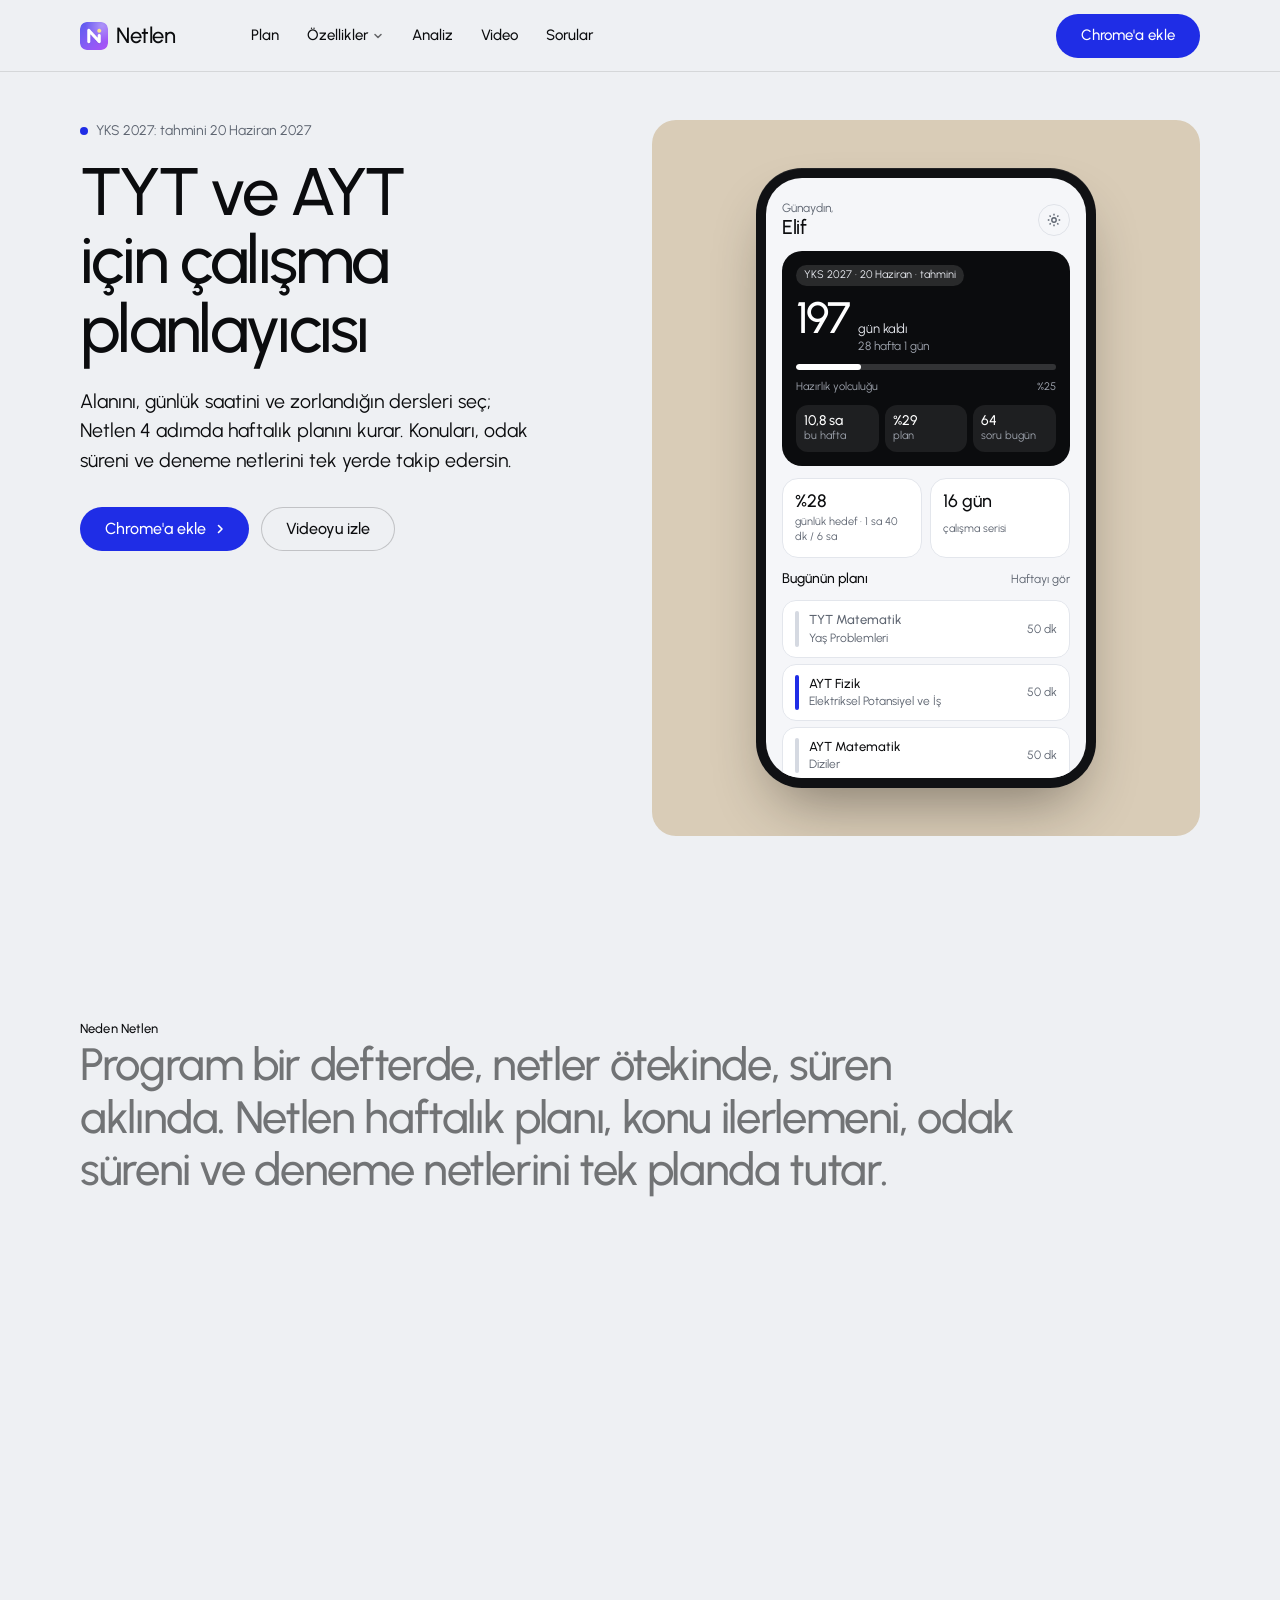
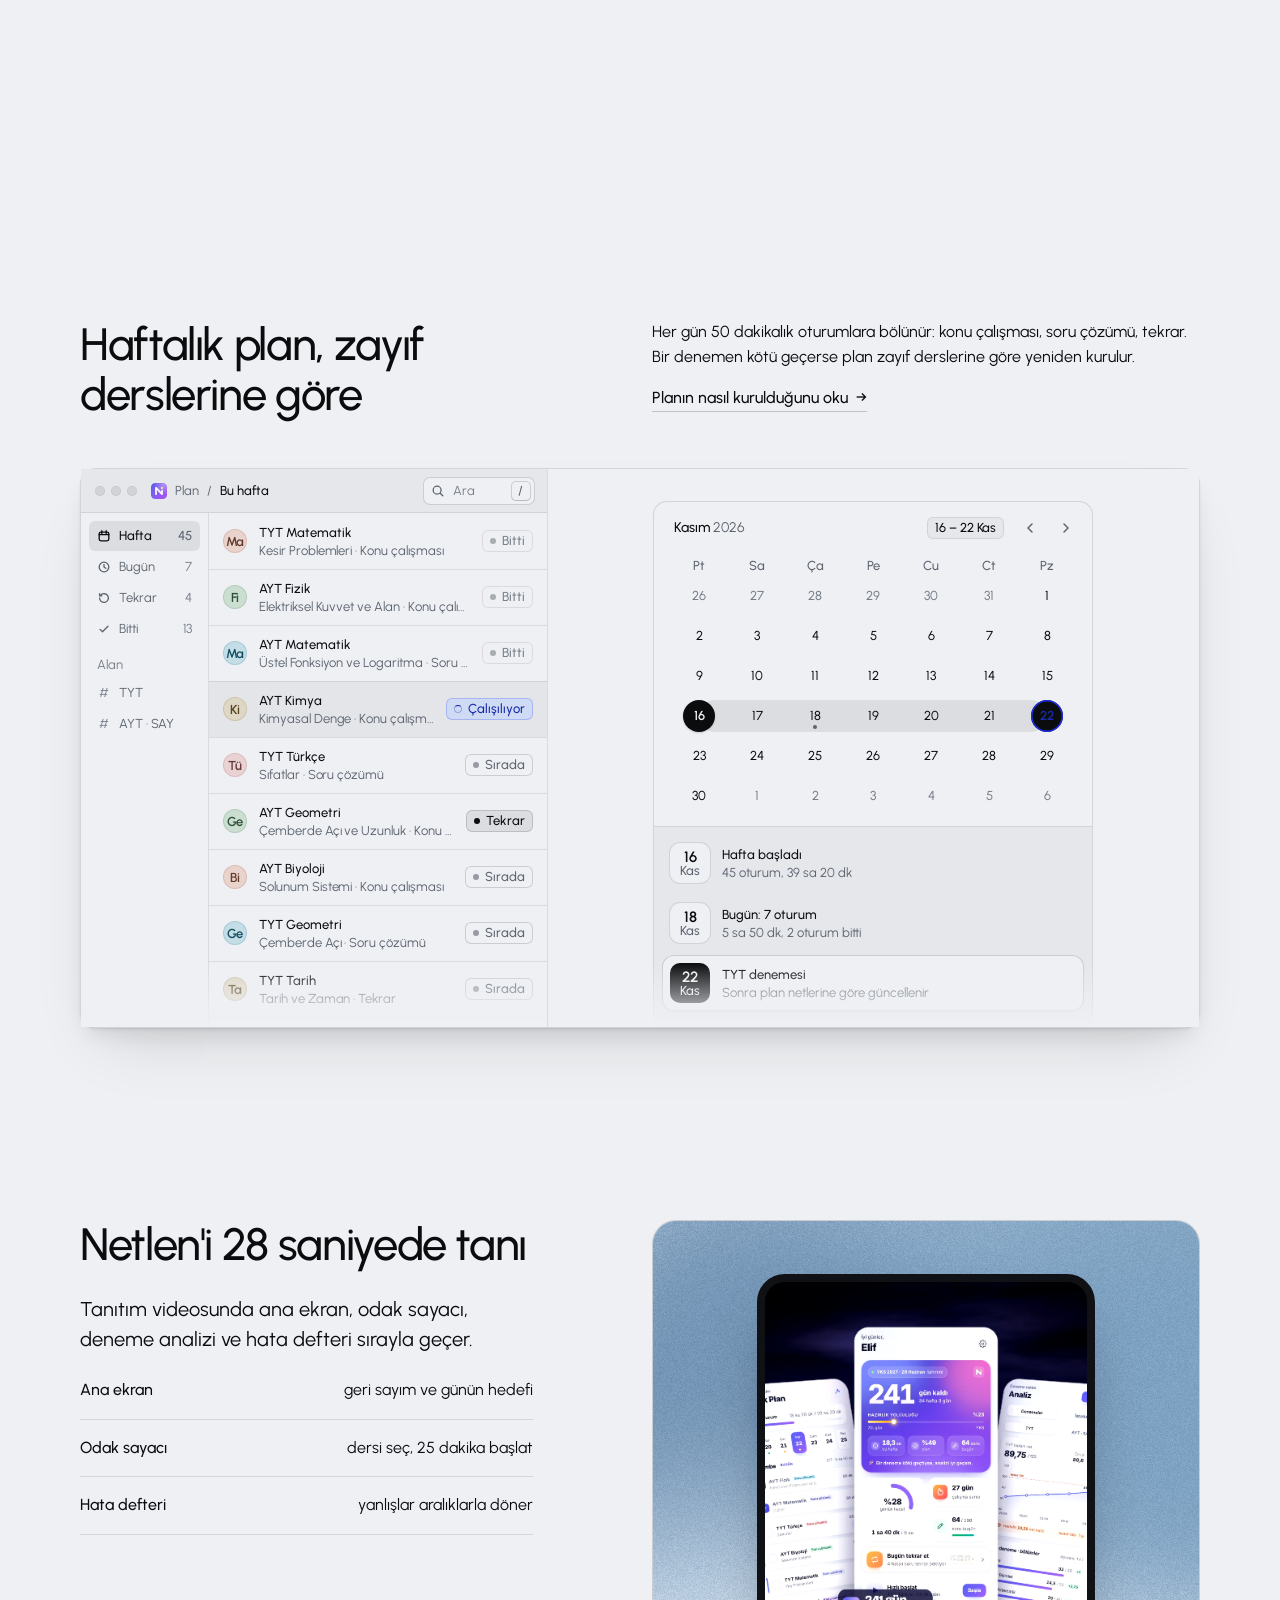
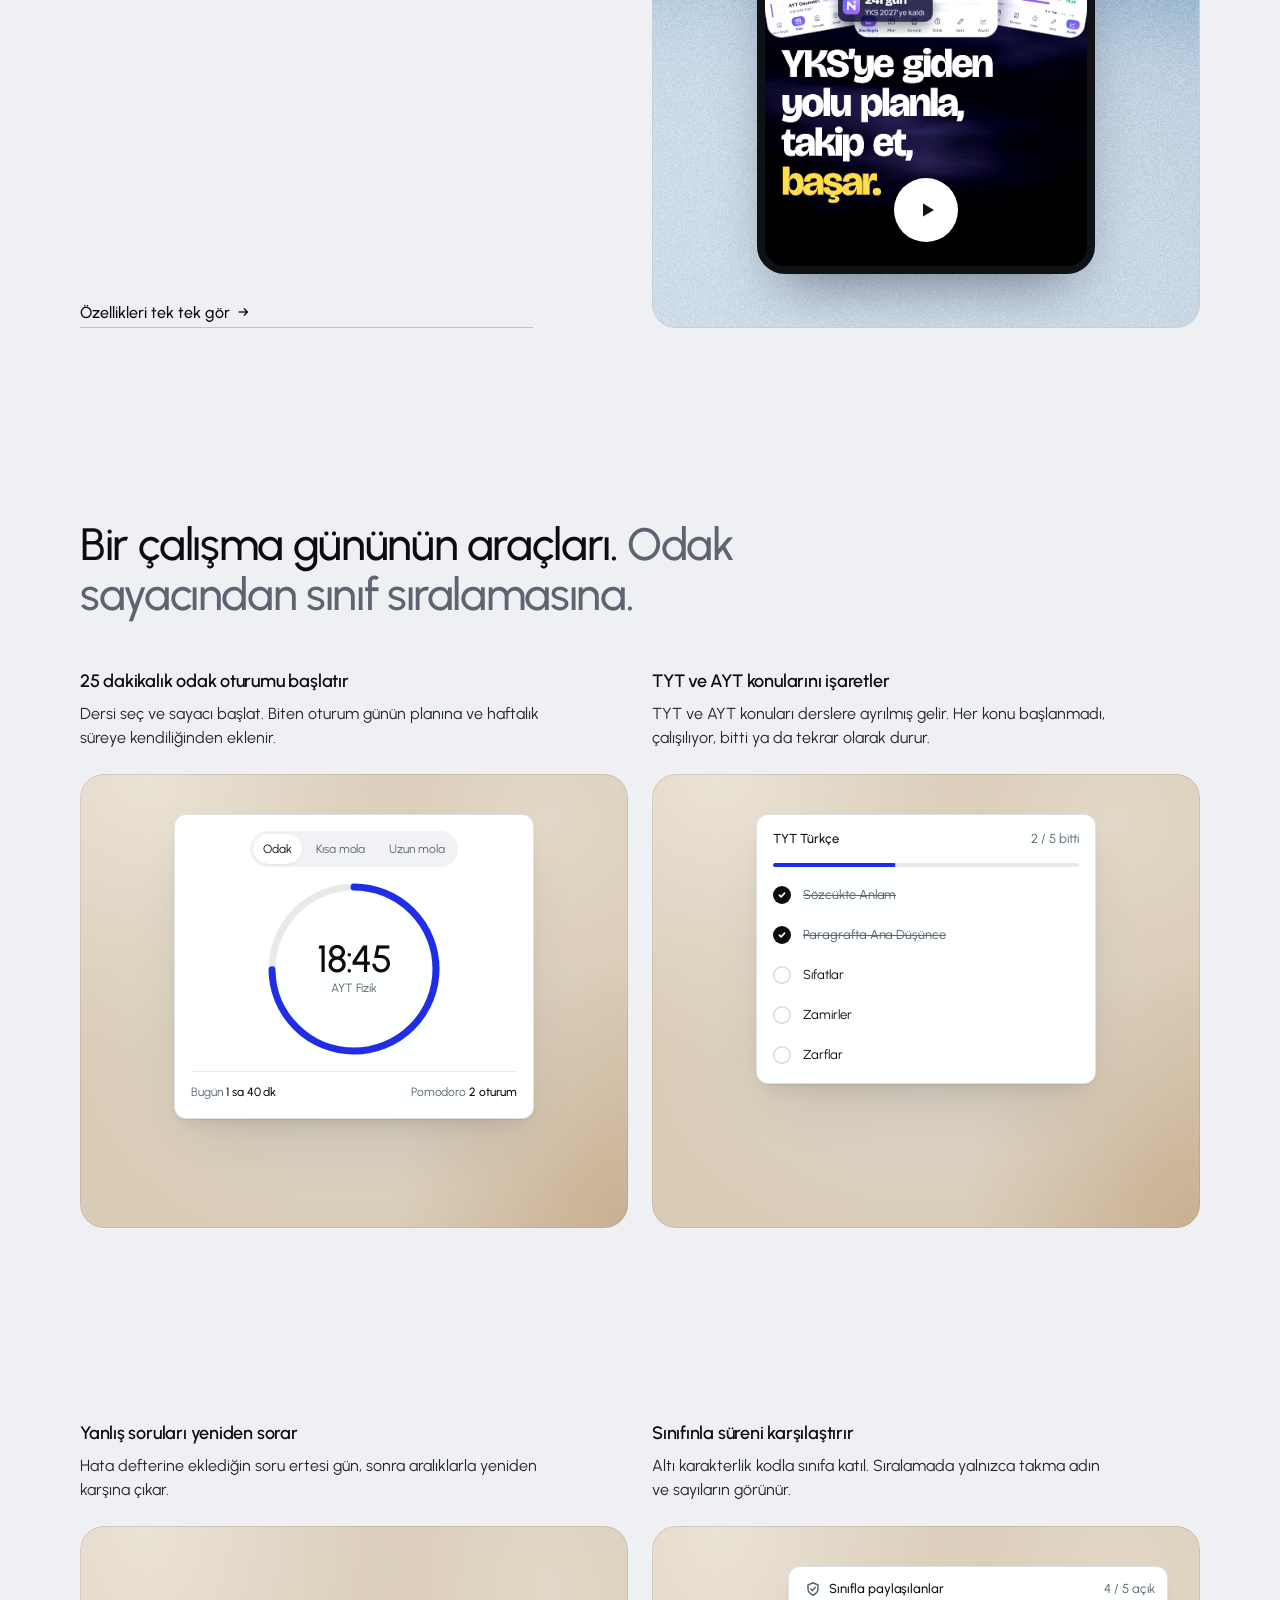
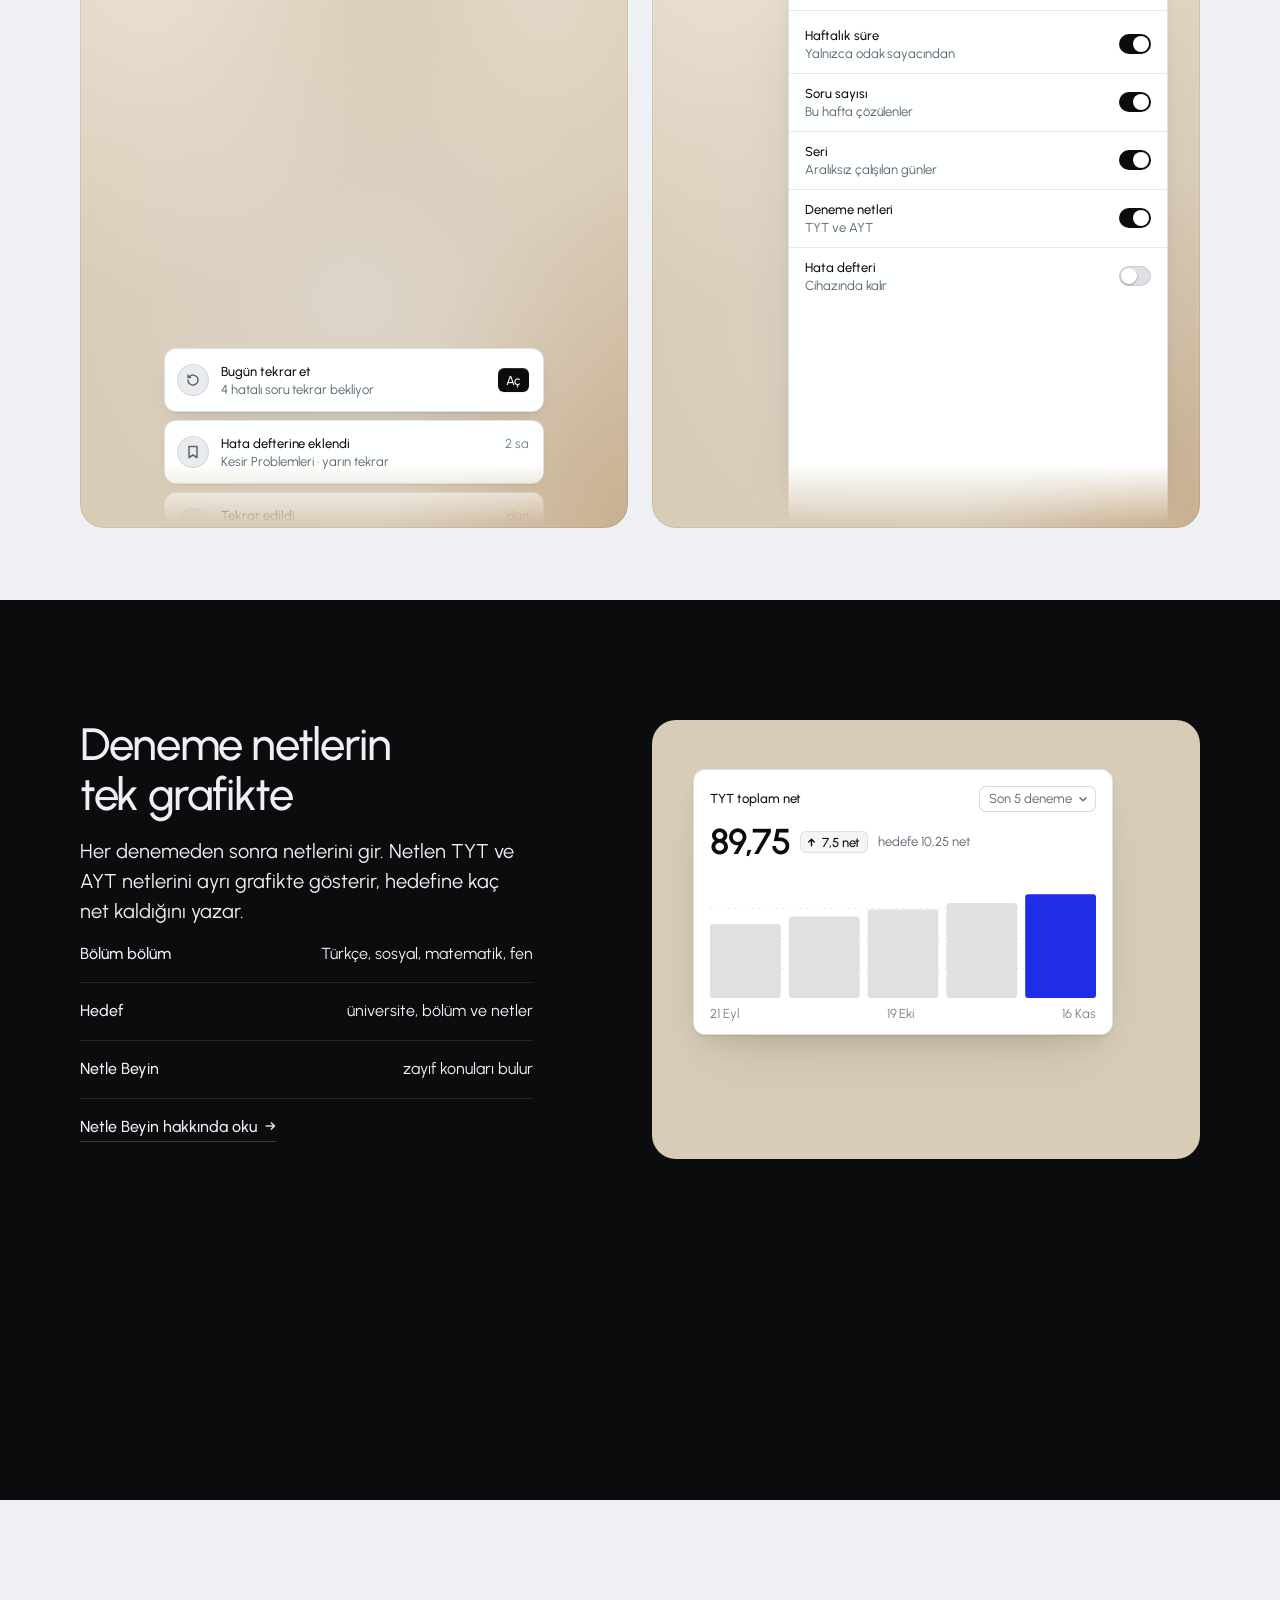
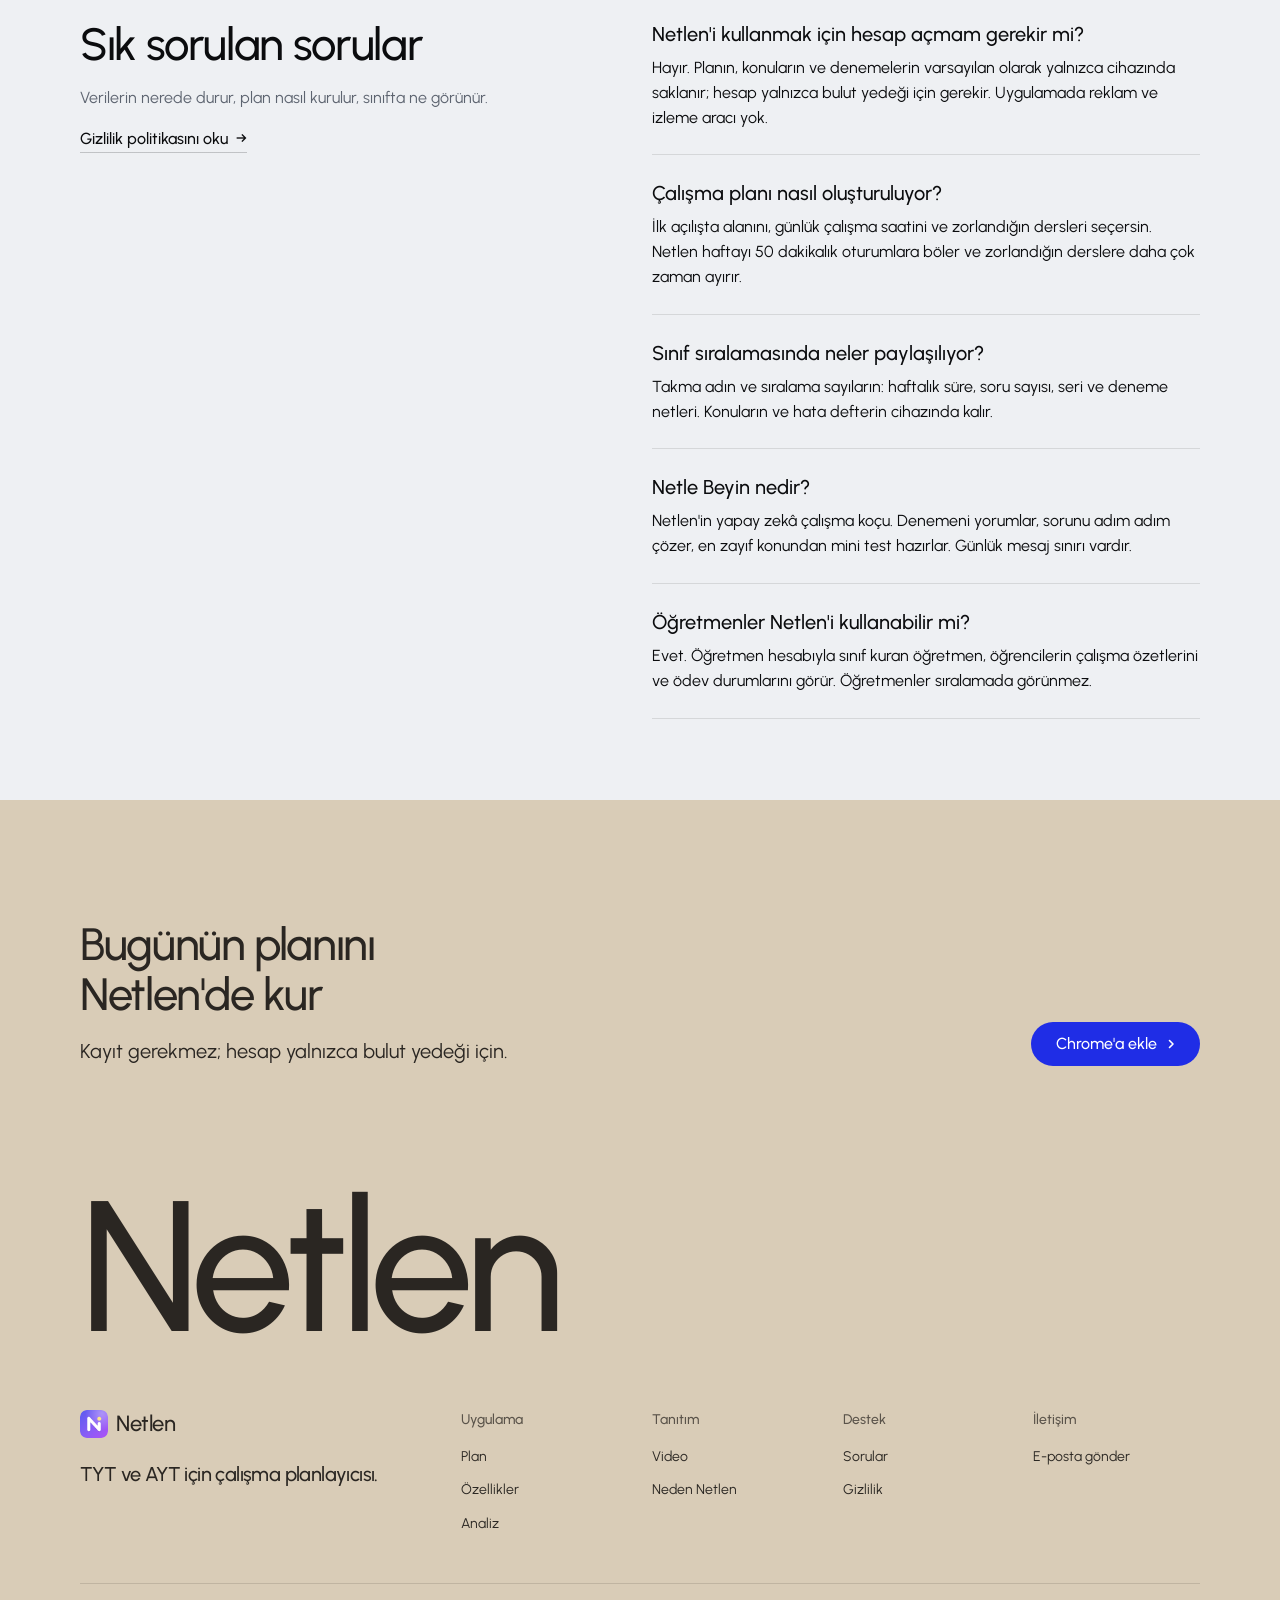
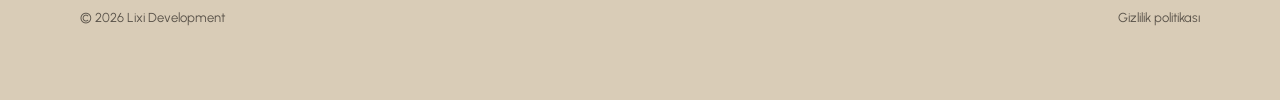
<file: index.html>
<!doctype html>
<html lang="tr" data-type="software" data-radius="round" data-ground="sand" data-buttons="solid" data-motion>
<head>
<meta charset="utf-8">
<meta name="viewport" content="width=device-width, initial-scale=1, viewport-fit=cover">
<title>Netlen: TYT ve AYT çalışma planlayıcısı, YKS'ye hazırlananlar için</title>
<meta name="description" content="Netlen, YKS'ye hazırlanan öğrenciler için haftalık çalışma planı kurar; konu takibi, Pomodoro odak sayacı, hata defteri ve deneme net analizi tek uygulamada.">
<meta name="keywords" content="YKS çalışma programı, TYT AYT planlayıcı, YKS planlama uygulaması, deneme net takibi, Pomodoro sayacı, hata defteri, konu takibi">
<meta name="author" content="Lixi Development">
<meta name="robots" content="index, follow, max-image-preview:large">
<meta property="og:type" content="website">
<meta property="og:locale" content="tr_TR">
<meta property="og:site_name" content="Netlen">
<meta property="og:title" content="Netlen: YKS için haftalık çalışma planı ve deneme takibi">
<meta property="og:description" content="Alanını ve günlük saatini seç; Netlen 4 adımda TYT ve AYT planını kurar, netlerini grafikte gösterir.">
<meta property="og:image" content="https://thelixi.github.io/share.jpg">
<meta name="twitter:card" content="summary_large_image">
<link rel="icon" href="media/netlen-logo.png" type="image/png">
<link rel="apple-touch-icon" href="media/netlen-logo-512.png">
<meta name="theme-color" content="#eef0f3">
<link rel="canonical" href="https://thelixi.github.io/">
<meta property="og:url" content="https://thelixi.github.io/">
<meta name="site-kind" content="software">
<meta name="page-type" content="software">
<link rel="preconnect" href="https://fonts.googleapis.com">
<link rel="preconnect" href="https://fonts.gstatic.com" crossorigin>
<link href="https://fonts.googleapis.com/css2?family=Urbanist:wght@400..700&family=DM+Mono:wght@400;500&display=swap" rel="stylesheet">
<link rel="stylesheet" href="assets/system.css">
<link rel="stylesheet" href="assets/ui/cards.css">
<link rel="stylesheet" href="assets/motion/motion.css">
<link rel="stylesheet" href="assets/backgrounds/backgrounds.css">
<link rel="stylesheet" href="assets/layout/layout.css">
<link rel="stylesheet" href="assets/icons/icon.css">
<style>
:root {
  --p-bg: #eef0f3; --p-surface: #e2e5ea; --p-ink: #0b0c0e; --p-muted: #5d6470;
  --p-accent: #1f2de6; --p-accent-ink: #ffffff; --p-action: #1f2de6; --p-action-ink: #ffffff;
  --p-inv-bg: #0b0c0e; --p-inv-surface: #17181a; --p-inv-ink: #eef0f3; --p-inv-muted: #8e8f92;
  --p-inv-accent: #eef0f3; --p-inv-accent-ink: #0b0c0e; --p-inv-action: #eef0f3; --p-inv-action-ink: #0b0c0e;
  --font-display: "Urbanist", system-ui, sans-serif;
  --font-text: "Urbanist", system-ui, sans-serif;
  --font-mono: "DM Mono", ui-monospace, "SFMono-Regular", Menlo, Consolas, monospace;
  --display-weight: 500;
  --display-tracking: -0.03em;
  --display-tracking-xl: -0.04em;
}
</style>
<link rel="stylesheet" href="assets/ui/base.css">
<link rel="stylesheet" href="assets/ui/window/fragment.css">
<link rel="stylesheet" href="assets/ui/calendar/fragment.css">
<link rel="stylesheet" href="assets/ui/checklist/fragment.css">
<link rel="stylesheet" href="assets/ui/stat/fragment.css">
<link rel="stylesheet" href="assets/ui/notify/fragment.css">
<link rel="stylesheet" href="assets/ui/toggles/fragment.css">
<script>document.documentElement.classList.add('m-enter');setTimeout(()=>document.documentElement.classList.add('m-enter-done'),700)</script>
<script src="assets/backgrounds/backgrounds.js"></script>
<script>document.documentElement.classList.add('mo-js');setTimeout(()=>document.documentElement.classList.add('mo-safe'),2500)</script>
<link rel="modulepreload" href="assets/moments/moments.js">
<link rel="modulepreload" href="assets/moments/lib.js">
<link rel="modulepreload" href="assets/moments/word-highlight/moment.js">
<!-- page CSS: only what sits inside a visual, and one --p-h per card group -->
<style>
  /* the logo: the client's own app icon beside the name */
  .nav__logo img, .footer-logo img { width: 28px; height: 28px; border-radius: 7px; flex: none; }

  /* hero: Netlen's home screen on a phone, on the lit ground, cut by the frame's foot */
  .hero--split .hero__media.lit { background: var(--ground-bg); }
  .nl-phone { position: absolute; top: 48px; bottom: 48px; right: 50%; transform: translateX(50%); width: 340px; padding: 10px; border-radius: 46px;
              background: #101114; box-shadow: 0 1px 0 rgba(255,255,255,.08) inset, 0 30px 60px -20px rgba(20,16,10,.45); }
  .nl-screen { height: 100%; overflow: hidden; border-radius: 36px; background: #f5f6f9; color: #0b0c0e; padding: 22px 16px;
               font: 400 13px/1.35 var(--font-text); display: grid; gap: 12px; align-content: start; }
  .nl-top { display: flex; align-items: center; justify-content: space-between; }
  .nl-top small { display: block; color: #5d6470; font-size: 12px; }
  .nl-top b { font: 500 20px/1.15 var(--font-display); letter-spacing: -.02em; }
  .nl-gear { width: 32px; height: 32px; border-radius: 50%; border: 1px solid #dfe2e8; display: grid; place-items: center; color: #5d6470; }
  .nl-count { border-radius: 20px; background: #0b0c0e; color: #fff; padding: 14px; display: grid; gap: 10px; }
  .nl-chip { justify-self: start; font-size: 11px; padding: 3px 8px; border-radius: 99px; background: rgba(255,255,255,.12); color: #e6e8ee; }
  .nl-big { display: flex; align-items: baseline; gap: 8px; }
  .nl-big b { font: 500 44px/1 var(--font-display); letter-spacing: -.04em; }
  .nl-big span { font-size: 13px; color: #e6e8ee; }
  .nl-big span i { display: block; font-style: normal; color: #9fa4ae; font-size: 12px; }
  .nl-bar { height: 6px; border-radius: 99px; background: rgba(255,255,255,.16); overflow: hidden; }
  .nl-bar i { display: block; height: 100%; width: 25%; border-radius: inherit; background: #fff; }
  .nl-meta { display: flex; justify-content: space-between; font-size: 11px; color: #9fa4ae; }
  .nl-minis { display: grid; grid-template-columns: repeat(3, 1fr); gap: 6px; }
  .nl-minis span { border-radius: 12px; background: rgba(255,255,255,.08); padding: 8px; font-size: 11px; color: #9fa4ae; }
  .nl-minis b { display: block; font: 500 14px/1.2 var(--font-text); color: #fff; }
  .nl-tiles { display: grid; grid-template-columns: 1fr 1fr; gap: 8px; }
  .nl-tile { border-radius: 16px; background: #fff; border: 1px solid #e3e6ec; padding: 12px; display: grid; gap: 2px; }
  .nl-tile b { font: 500 18px/1.2 var(--font-display); }
  .nl-tile span { font-size: 11px; color: #5d6470; }
  .nl-head { display: flex; justify-content: space-between; align-items: baseline; font-weight: 500; font-size: 14px; }
  .nl-head span { font-weight: 400; font-size: 12px; color: #5d6470; }
  .nl-rows { display: grid; gap: 6px; margin: 0; padding: 0; list-style: none; }
  .nl-row { display: grid; grid-template-columns: 4px 1fr auto; gap: 10px; align-items: center; border-radius: 14px; background: #fff;
            border: 1px solid #e3e6ec; padding: 10px 12px; }
  .nl-row > i { align-self: stretch; border-radius: 4px; background: #d5d9e1; }
  .nl-row.is-now > i { background: var(--p-accent); }
  .nl-row.is-done { color: #5d6470; }
  .nl-row b { display: block; font-weight: 500; font-size: 13px; }
  .nl-row small { font-size: 12px; color: #5d6470; }
  .nl-row em { font-style: normal; font-size: 12px; color: #5d6470; }
  @media (max-width: 1023px) { .nl-phone { top: 24px; bottom: 24px; width: 320px; } }
  @media (max-width: 639px) { .nl-phone { top: 16px; bottom: 16px; width: 290px; border-radius: 40px; } .nl-screen { border-radius: 31px; } }

  /* app-frame (sections-library.md, app-frame) */
  .app.ui { display: grid; grid-template-columns: minmax(0, 5fr) minmax(0, 7fr); margin-top: var(--s-7); background: var(--u-bg); border: 1px solid var(--u-border); border-radius: var(--u-r); box-shadow: var(--u-shadow); }
  .app > .app__pane { position: relative; min-width: 0; min-height: 0; overflow: hidden; }
  .app > .app__pane + .app__pane { border-left: 1px solid var(--u-line); }
  .app > .app__pane > .ui-panel { width: 100%; border: 0; border-radius: 0; box-shadow: none; }
  .app > .app__pane::after { content: ""; position: absolute; inset: auto 0 0 0; height: 64px; background: linear-gradient(transparent, var(--u-bg)); pointer-events: none; }
  .app > .app__pane--open { display: flex; justify-content: center; padding: var(--s-6) var(--s-6) 0; background: var(--u-bg2, var(--u-bg)); }
  .app > .app__pane--open > .ui-panel { max-width: 440px; border: 1px solid var(--u-border); border-radius: 14px; }
  @media (min-width: 1024px) and (max-width: 1279px) { .app.ui { grid-template-columns: minmax(0, 4fr) minmax(0, 8fr); } }
  @media (max-width: 1023px) {
    .app.ui { grid-template-columns: minmax(0, 1fr); grid-template-rows: auto minmax(0, 1fr); }
    .app > .app__pane--list { max-height: 252px; }
    .app > .app__pane--list::after { display: none; }
    .app .ui-win__side { display: none; }
    .app .ui-win__body { grid-template-columns: minmax(0, 1fr); }
    .app > .app__pane + .app__pane { border-left: 0; border-top: 1px solid var(--u-line); }
  }
  @media (max-width: 639px) {
    .app.ui { grid-template-rows: minmax(0, 1fr); }
    .app > .app__pane--list { display: none; }
    .app > .app__pane + .app__pane { border-top: 0; }
    .app > .app__pane--open { padding: var(--s-4) var(--s-4) 0; }
  }

  /* the feature cards: one panel height for the group */
  #ozellikler .panel { --p-h: 300px; }
  @media (max-width: 639px) { #ozellikler .panel { --p-h: 200px; } }

  /* the focus timer: Netlen's Odak screen as live HTML */
  .nl-timer { width: 100%; max-width: 360px; padding: 16px; display: grid; gap: 14px; justify-items: center; }
  .nl-timer__tabs { display: flex; gap: 4px; padding: 3px; border-radius: 99px; background: var(--u-bg2, #f1f2f5); font-size: 12px; }
  .nl-timer__tabs span { padding: 5px 10px; border-radius: 99px; color: var(--u-muted, #5d6470); }
  .nl-timer__tabs .is-on { background: var(--u-bg, #fff); color: var(--u-ink, #0b0c0e); box-shadow: 0 1px 2px rgba(0,0,0,.08); }
  .nl-ring { position: relative; width: 176px; height: 176px; display: grid; place-items: center; text-align: center; }
  .nl-ring svg { position: absolute; inset: 0; width: 100%; height: 100%; transform: rotate(-90deg); }
  .nl-ring circle { fill: none; stroke-width: 7; }
  .nl-ring .bg { stroke: var(--u-line, #e6e8ec); }
  .nl-ring .fg { stroke: var(--p-accent); stroke-linecap: round; stroke-dasharray: 515; stroke-dashoffset: 130; }
  .nl-ring b { display: block; font: 500 38px/1 var(--font-display); letter-spacing: -.03em; color: var(--u-ink, #0b0c0e); }
  .nl-ring small { font-size: 12px; color: var(--u-muted, #5d6470); }
  .nl-timer__foot { width: 100%; display: flex; justify-content: space-between; font-size: 12px; color: var(--u-muted, #5d6470); border-top: 1px solid var(--u-line, #e6e8ec); padding-top: 10px; }
  .nl-timer__foot b { color: var(--u-ink, #0b0c0e); font-weight: 500; }

  /* the film: the client's 9:16 story film as a phone in the one effect frame */
  #tanitim .frame { padding: 0; }
  #tanitim .nl-film { position: relative; z-index: 1; height: calc(100% - 64px); max-height: 600px; aspect-ratio: 9 / 16; border-radius: 28px;
                      border: 8px solid #101114; background: #000; box-shadow: 0 30px 60px -24px rgba(10,12,30,.5); }
  #tanitim .nl-film > img, #tanitim .nl-film > video { border-radius: 20px; }
  #tanitim .nl-film > .ly-play { left: 50%; bottom: 24px; transform: translateX(-50%); }
  @media (max-width: 1023px) { #tanitim .frame { min-height: 520px; } #tanitim .nl-film { height: 470px; } }
  /* a phone: two screens, the text on the first and the film filling what the second leaves */
  @media (max-width: 639px) { #tanitim .frame { min-height: 600px; } #tanitim .nl-film { height: min(600px, calc(100% - 48px)); } }

  /* the chart frame keeps the split ratio on the lit ground */
  #analiz .frame { --ratio: 80%; }
  #analiz .frame .ui { --fx-bg: #ffffff; --fx-surface: #f4f5f8; --fx-ink: #0b0c0e; --fx-muted: #5d6470; --fx-accent: var(--p-accent); --fx-accent-ink: #ffffff; }
  @media (max-width: 639px) { #analiz .frame { --ratio: 100%; } }
</style>
<script type="application/ld+json">
{
  "@context": "https://schema.org",
  "@graph": [
    {
      "@type": "SoftwareApplication",
      "name": "Netlen",
      "url": "https://thelixi.github.io/",
      "alternateName": "Netlen YKS Çalışma Planlayıcı",
      "description": "TYT ve AYT için çalışma planlayıcı: haftalık plan, konu takibi, Pomodoro odak sayacı, hata defteri, deneme net analizi ve sınıf sıralaması.",
      "applicationCategory": "EducationalApplication",
      "applicationSubCategory": "Çalışma planlayıcı",
      "operatingSystem": "Chrome",
      "installUrl": "https://chromewebstore.google.com/detail/netlen-%E2%80%94-tytayt-%C3%A7al%C4%B1%C5%9Fma-p/nehhgnmlbdapfddphgdjbimgokhgmfph",
      "inLanguage": "tr",
      "softwareVersion": "1.8.2",
      "image": "https://thelixi.github.io/media/netlen-logo-512.png",
      "screenshot": "https://thelixi.github.io/media/tanitim-poster.png",
      "author": { "@type": "Organization", "name": "Lixi Development" },
      "audience": { "@type": "EducationalAudience", "educationalRole": "student", "audienceType": "YKS'ye hazırlanan lise öğrencileri" },
      "featureList": ["Haftalık çalışma planı", "TYT ve AYT konu takibi", "Pomodoro odak sayacı", "Hata defteri", "Deneme net analizi", "Sınıf sıralaması", "Netle Beyin yapay zekâ koçu"],
      "video": {
        "@type": "VideoObject",
        "name": "Netlen tanıtım videosu",
        "description": "Netlen'in ana ekranı, odak sayacı, deneme analizi ve hata defteri 28 saniyede.",
        "thumbnailUrl": "https://thelixi.github.io/media/tanitim-poster.png",
        "contentUrl": "https://thelixi.github.io/media/netlen-tanitim.mp4",
        "uploadDate": "2026-11-18",
        "duration": "PT28S"
      }
    },
    {
      "@type": "FAQPage",
      "mainEntity": [
        { "@type": "Question", "name": "Netlen'i kullanmak için hesap açmam gerekir mi?", "acceptedAnswer": { "@type": "Answer", "text": "Hayır. Planın, konuların ve denemelerin varsayılan olarak yalnızca cihazında saklanır; hesap yalnızca bulut yedeği için gerekir. Uygulamada reklam ve izleme aracı yok." } },
        { "@type": "Question", "name": "Çalışma planı nasıl oluşturuluyor?", "acceptedAnswer": { "@type": "Answer", "text": "İlk açılışta alanını, günlük çalışma saatini ve zorlandığın dersleri seçersin. Netlen haftayı 50 dakikalık oturumlara böler ve zorlandığın derslere daha çok zaman ayırır." } },
        { "@type": "Question", "name": "Sınıf sıralamasında neler paylaşılıyor?", "acceptedAnswer": { "@type": "Answer", "text": "Takma adın ve sıralama sayıların: haftalık süre, soru sayısı, seri ve deneme netleri. Konuların ve hata defterin cihazında kalır." } },
        { "@type": "Question", "name": "Netle Beyin nedir?", "acceptedAnswer": { "@type": "Answer", "text": "Netlen'in yapay zekâ çalışma koçu. Denemeni yorumlar, sorunu adım adım çözer, en zayıf konundan mini test hazırlar. Günlük mesaj sınırı vardır." } },
        { "@type": "Question", "name": "Öğretmenler Netlen'i kullanabilir mi?", "acceptedAnswer": { "@type": "Answer", "text": "Evet. Öğretmen hesabıyla sınıf kuran öğretmen, öğrencilerin çalışma özetlerini ve ödev durumlarını görür. Öğretmenler sıralamada görünmez." } }
      ]
    },
    { "@type": "Organization", "name": "Lixi Development", "logo": "https://thelixi.github.io/media/netlen-logo-512.png" },
    { "@type": "WebSite", "name": "Netlen", "inLanguage": "tr", "url": "https://thelixi.github.io/" }
  ]
}
</script>
</head>
<body>
<!-- type: software
     deal: hero split, nav nav-mega, close close-word, footer footer-statement, rhythm dark-band, buttons solid,
           mark: the client's own app icon (the dealt arc is replaced), palette cool-grey-cobalt (the first, mint-pink,
           clashed with the client's blue-violet logo and film; cobalt is the nearest hue the house allows),
           type urbanist (geist, the first, failed hero-lines: 4 lines at 44 characters), radius round, lit ground sand, effect grain-gradient in the one [data-visual] frame (#tanitim)
     moments: word-highlight in #neden (iris-opens dealt as the second, left out: every place for it sat beside a beat) -->

<header class="nav">
  <div class="wrap nav__bar">
    <a class="skip-link" href="#top">İçeriğe geç</a>
    <a class="nav__logo" href="#top"><img src="media/netlen-logo.png" alt="" width="28" height="28">Netlen</a>
    <nav class="nav__links" aria-label="Ana menü">
      <div class="nav__item"><a class="nav__link" href="#plan">Plan</a></div>
      <div class="nav__item">
        <a class="nav__link" href="#ozellikler">Özellikler <svg class="chev" viewBox="0 0 12 12" aria-hidden="true"><path d="M3 4.5l3 3 3-3" fill="none" stroke="currentColor" stroke-width="1.5" stroke-linecap="round" stroke-linejoin="round"/></svg></a>
        <div class="nav__menu">
          <div class="wrap grid">
            <div class="menu-col span-3">
              <p class="t-label">Çalış</p>
              <a href="#plan">Haftalık plan<span>50 dakikalık oturumlar</span></a>
              <a href="#ozellikler">Odak sayacı<span>25 dakika odak, sonra mola</span></a>
              <a href="#ozellikler">Konu takibi<span>TYT ve AYT konu listesi</span></a>
            </div>
            <div class="menu-col span-3">
              <p class="t-label">Takip et</p>
              <a href="#analiz">Deneme analizi<span>Netlerin tek grafikte</span></a>
              <a href="#ozellikler">Hata defteri<span>Yanlışlar yeniden sorulur</span></a>
              <a href="#ozellikler">Sınıf sıralaması<span>Süre, soru, seri ve net</span></a>
            </div>
            <a class="menu-card span-3 start-10" href="#tanitim">
              <div class="panel"><img class="frame__img" src="media/tanitim-poster.png" alt="Netlen'in ana ekranı, planı ve analiz ekranı üç telefonda" width="405" height="720" loading="lazy" style="object-position: 50% 20%"></div>
              <span class="t-card">Tanıtım videosu</span>
              <span class="t-small muted">Netlen 28 saniyede</span>
            </a>
          </div>
        </div>
      </div>
      <div class="nav__item"><a class="nav__link" href="#analiz">Analiz</a></div>
      <div class="nav__item"><a class="nav__link" href="#tanitim">Video</a></div>
      <div class="nav__item"><a class="nav__link" href="#sss">Sorular</a></div>
    </nav>
    <div class="nav__actions">
      <a class="btn btn--primary" href="https://chromewebstore.google.com/detail/netlen-%E2%80%94-tytayt-%C3%A7al%C4%B1%C5%9Fma-p/nehhgnmlbdapfddphgdjbimgokhgmfph" target="_blank" rel="noopener">Chrome'a ekle</a>
    </div>
    <button class="nav__toggle" type="button" aria-expanded="false" aria-label="Menü">
      <svg width="18" height="18" viewBox="0 0 18 18" aria-hidden="true"><path d="M2 5h14M2 13h14" stroke="currentColor" stroke-width="1.6" stroke-linecap="round"/></svg>
    </button>
  </div>
</header>

<main id="top">
  <section class="hero hero--split" data-enter aria-labelledby="hero-h">
    <div class="wrap"><div class="hero-text grid hero__grid">
      <div class="hero__text span-5">
        <p class="hero__kicker"><span class="dot" aria-hidden="true"></span>YKS 2027: tahmini 20 Haziran 2027</p>
        <h1 id="hero-h">TYT ve AYT için çalışma planlayıcısı</h1>
        <p class="hero__lead">Alanını, günlük saatini ve zorlandığın dersleri seç; Netlen 4 adımda haftalık planını kurar. Konuları, odak süreni ve deneme netlerini tek yerde takip edersin.</p>
        <div class="btn-row"><a class="btn btn--primary" href="https://chromewebstore.google.com/detail/netlen-%E2%80%94-tytayt-%C3%A7al%C4%B1%C5%9Fma-p/nehhgnmlbdapfddphgdjbimgokhgmfph" target="_blank" rel="noopener">Chrome'a ekle<svg class="m-arrow" viewBox="0 0 12 12" aria-hidden="true"><path class="m-arrow__stem" d="M1 6h8"/><path class="m-arrow__head" d="M4.5 2.5 8 6l-3.5 3.5"/></svg></a><a class="btn btn--secondary" href="#tanitim">Videoyu izle</a></div>
      </div>
      <div class="hero__media lit span-6 start-7">
        <div class="nl-phone">
          <div class="ui nl-screen" role="img" aria-label="Netlen ana ekranı: YKS'ye kalan gün sayısı, günlük hedef, çalışma serisi ve bugünün planındaki dersler">
            <div class="nl-top"><div><small>Günaydın,</small><b>Elif</b></div><span class="nl-gear"><svg width="16" height="16" viewBox="0 0 16 16" fill="none" stroke="currentColor" stroke-width="1.4"><circle cx="8" cy="8" r="2.2"/><path d="M8 1.8v1.6M8 12.6v1.6M1.8 8h1.6M12.6 8h1.6M3.6 3.6l1.1 1.1M11.3 11.3l1.1 1.1M3.6 12.4l1.1-1.1M11.3 4.7l1.1-1.1"/></svg></span></div>
            <div class="nl-count">
              <span class="nl-chip">YKS 2027 · 20 Haziran · tahmini</span>
              <div class="nl-big"><b data-yks-days>214</b><span>gün kaldı<i data-yks-weeks>30 hafta 4 gün</i></span></div>
              <div class="nl-bar"><i></i></div>
              <div class="nl-meta"><span>Hazırlık yolculuğu</span><span>%25</span></div>
              <div class="nl-minis"><span><b>10,8 sa</b>bu hafta</span><span><b>%29</b>plan</span><span><b>64</b>soru bugün</span></div>
            </div>
            <div class="nl-tiles">
              <div class="nl-tile"><b>%28</b><span>günlük hedef · 1 sa 40 dk / 6 sa</span></div>
              <div class="nl-tile"><b>16 gün</b><span>çalışma serisi</span></div>
            </div>
            <div class="nl-head">Bugünün planı <span>Haftayı gör</span></div>
            <ul class="nl-rows">
              <li class="nl-row is-done"><i></i><span><b>TYT Matematik</b><small>Yaş Problemleri</small></span><em>50 dk</em></li>
              <li class="nl-row is-now"><i></i><span><b>AYT Fizik</b><small>Elektriksel Potansiyel ve İş</small></span><em>50 dk</em></li>
              <li class="nl-row"><i></i><span><b>AYT Matematik</b><small>Diziler</small></span><em>50 dk</em></li>
              <li class="nl-row"><i></i><span><b>AYT Geometri</b><small>Çemberde Açı ve Uzunluk</small></span><em>50 dk</em></li>
              <li class="nl-row"><i></i><span><b>TYT Türkçe</b><small>Zamirler</small></span><em>50 dk</em></li>
            </ul>
          </div>
        </div>
      </div>
    </div></div>
  </section>

  <!-- word-highlight: one statement of 12 to 40 words in its own section, one strong word in <strong> -->
  <section class="section statement" id="neden" data-moment="word-highlight" aria-label="Netlen neden var">
    <div class="wrap">
      <p class="t-label">Neden Netlen</p>
      <p class="mo-wh__text">Program bir defterde, netler ötekinde, süren aklında. Netlen haftalık planı, konu ilerlemeni, odak süreni ve deneme netlerini <strong>tek planda</strong> tutar.</p>
    </div>
  </section>

  <section class="section" id="plan" aria-labelledby="plan-h">
    <div class="wrap">
      <div class="grid">
        <h2 class="span-5" id="plan-h">Haftalık plan, zayıf derslerine göre</h2>
        <div class="span-6 start-7 stack-4">
          <p>Her gün 50 dakikalık oturumlara bölünür: konu çalışması, soru çözümü, tekrar. Bir denemen kötü geçerse plan zayıf derslerine göre yeniden kurulur.</p>
          <a class="link" href="#sss">Planın nasıl kurulduğunu oku</a>
        </div>
      </div>
      <div class="ui app fill" role="img" aria-label="Netlen haftalık plan ekranı: bu haftanın ders oturumları listesi ve 16–22 Kasım haftasının takvimi" data-ui-pause-host>
        <div class="app__pane app__pane--list">
          <div class="ui ui-panel ui-win" data-ui="window" data-open="Sırada" data-work="Çalışılıyor" data-done="Bitti">
            <div class="ui-win__bar">
              <span class="ui-dots" aria-hidden="true"><i></i><i></i><i></i></span>
              <span class="ui-win__crumb"><img src="media/netlen-logo.png" alt="" width="16" height="16" loading="lazy" style="border-radius:4px">Plan <i>/</i> <b>Bu hafta</b></span>
              <span class="ui-spacer"></span>
              <span class="ui-win__search" aria-hidden="true"><svg class="ui-icon" viewBox="0 0 16 16"><circle cx="7" cy="7" r="4.5"/><path d="m10.5 10.5 3 3"/></svg><span class="ui-win__ph">Ara</span><span class="ui-kbd">/</span></span>
            </div>
            <div class="ui-win__body">
              <nav class="ui-win__side" aria-hidden="true">
                <span class="ui-win__nav is-on"><svg class="ui-icon" viewBox="0 0 16 16"><rect x="2.5" y="3.5" width="11" height="10" rx="2"/><path d="M2.5 6.5h11M5.5 2v3M10.5 2v3"/></svg>Hafta<em>45</em></span>
                <span class="ui-win__nav"><svg class="ui-icon" viewBox="0 0 16 16"><circle cx="8" cy="8" r="5.5"/><path d="M8 5v3l2 1.5"/></svg>Bugün<em>7</em></span>
                <span class="ui-win__nav"><svg class="ui-icon" viewBox="0 0 16 16"><path d="M3 8a5 5 0 1 0 1.5-3.5M3 3v2.5h2.5"/></svg>Tekrar<em>4</em></span>
                <span class="ui-win__nav"><svg class="ui-icon" viewBox="0 0 16 16"><path d="m3.5 8.4 2.8 2.8 6.2-6.4"/></svg>Bitti<em>13</em></span>
                <span class="ui-win__label">Alan</span>
                <span class="ui-win__nav"><span class="ui-win__hash">#</span>TYT</span>
                <span class="ui-win__nav"><span class="ui-win__hash">#</span>AYT · SAY</span>
              </nav>
              <div class="ui-win__main">
                <div class="ui-win__cols" aria-hidden="true"><span>Ders</span><span>Konu</span><span>Durum</span><span>Süre</span></div>
                <ul class="ui-win__rows">
                  <li class="ui-win__row" data-row><span class="ui-avatar" data-tone="1">Ma</span><span class="ui-win__who">TYT Matematik</span><span class="ui-win__sub">Kesir Problemleri · Konu çalışması</span><span class="ui-win__st is-done" data-st>Bitti</span><span class="ui-win__age">50′</span></li>
                  <li class="ui-win__row" data-row><span class="ui-avatar" data-tone="3">Fi</span><span class="ui-win__who">AYT Fizik</span><span class="ui-win__sub">Elektriksel Kuvvet ve Alan · Konu çalışması</span><span class="ui-win__st is-done" data-st>Bitti</span><span class="ui-win__age">50′</span></li>
                  <li class="ui-win__row" data-row><span class="ui-avatar" data-tone="4">Ma</span><span class="ui-win__who">AYT Matematik</span><span class="ui-win__sub">Üstel Fonksiyon ve Logaritma · Soru çözümü</span><span class="ui-win__st" data-st>Sırada</span><span class="ui-win__age">50′</span></li>
                  <li class="ui-win__row" data-row><span class="ui-avatar" data-tone="2">Ki</span><span class="ui-win__who">AYT Kimya</span><span class="ui-win__sub">Kimyasal Denge · Konu çalışması</span><span class="ui-win__st" data-st>Sırada</span><span class="ui-win__age">50′</span></li>
                  <li class="ui-win__row" data-row><span class="ui-avatar" data-tone="5">Tü</span><span class="ui-win__who">TYT Türkçe</span><span class="ui-win__sub">Sıfatlar · Soru çözümü</span><span class="ui-win__st" data-st>Sırada</span><span class="ui-win__age">50′</span></li>
                  <li class="ui-win__row" data-row><span class="ui-avatar" data-tone="3">Ge</span><span class="ui-win__who">AYT Geometri</span><span class="ui-win__sub">Çemberde Açı ve Uzunluk · Konu çalışması</span><span class="ui-win__st is-you" data-st>Tekrar</span><span class="ui-win__age">50′</span></li>
                  <li class="ui-win__row" data-row><span class="ui-avatar" data-tone="1">Bi</span><span class="ui-win__who">AYT Biyoloji</span><span class="ui-win__sub">Solunum Sistemi · Konu çalışması</span><span class="ui-win__st" data-st>Sırada</span><span class="ui-win__age">50′</span></li>
                  <li class="ui-win__row" data-row><span class="ui-avatar" data-tone="4">Ge</span><span class="ui-win__who">TYT Geometri</span><span class="ui-win__sub">Çemberde Açı · Soru çözümü</span><span class="ui-win__st" data-st>Sırada</span><span class="ui-win__age">50′</span></li>
                  <li class="ui-win__row" data-row><span class="ui-avatar" data-tone="2">Ta</span><span class="ui-win__who">TYT Tarih</span><span class="ui-win__sub">Tarih ve Zaman · Tekrar</span><span class="ui-win__st" data-st>Sırada</span><span class="ui-win__age">50′</span></li>
                  <li class="ui-win__row" data-row><span class="ui-avatar" data-tone="5">Co</span><span class="ui-win__who">TYT Coğrafya</span><span class="ui-win__sub">Atmosfer ve Sıcaklık · Konu çalışması</span><span class="ui-win__st" data-st>Sırada</span><span class="ui-win__age">50′</span></li>
                </ul>
              </div>
            </div>
          </div>
        </div>
        <div class="app__pane app__pane--open" data-ui-loop>
          <div class="ui ui-panel ui-calendar" data-ui="calendar" data-start="16" data-end="22" data-month="Kas">
            <div class="ui-cal__head">
              <div class="ui-cal__month">Kasım <span>2026</span></div>
              <span class="ui-spacer"></span>
              <span class="ui-chip ui-chip--plain ui-chip--ink" data-cal-range>16 – 22 Kas</span>
              <span class="ui-cal__nav" aria-hidden="true"><svg class="ui-icon" viewBox="0 0 16 16"><path d="M10 4 6 8l4 4"/></svg></span>
              <span class="ui-cal__nav" aria-hidden="true"><svg class="ui-icon" viewBox="0 0 16 16"><path d="m6 4 4 4-4 4"/></svg></span>
            </div>
            <div class="ui-cal__dow" aria-hidden="true"><span>Pt</span><span>Sa</span><span>Ça</span><span>Pe</span><span>Cu</span><span>Ct</span><span>Pz</span></div>
            <div class="ui-cal__days">
              <span class="ui-cal__d is-out"><b>26</b></span><span class="ui-cal__d is-out"><b>27</b></span><span class="ui-cal__d is-out"><b>28</b></span><span class="ui-cal__d is-out"><b>29</b></span><span class="ui-cal__d is-out"><b>30</b></span><span class="ui-cal__d is-out"><b>31</b></span><span class="ui-cal__d" data-d="1"><b>1</b></span>
              <span class="ui-cal__d" data-d="2"><b>2</b></span><span class="ui-cal__d" data-d="3"><b>3</b></span><span class="ui-cal__d" data-d="4"><b>4</b></span><span class="ui-cal__d" data-d="5"><b>5</b></span><span class="ui-cal__d" data-d="6"><b>6</b></span><span class="ui-cal__d" data-d="7"><b>7</b></span><span class="ui-cal__d" data-d="8"><b>8</b></span>
              <span class="ui-cal__d" data-d="9"><b>9</b></span><span class="ui-cal__d" data-d="10"><b>10</b></span><span class="ui-cal__d" data-d="11"><b>11</b></span><span class="ui-cal__d" data-d="12"><b>12</b></span><span class="ui-cal__d" data-d="13"><b>13</b></span><span class="ui-cal__d" data-d="14"><b>14</b></span><span class="ui-cal__d" data-d="15"><b>15</b></span>
              <span class="ui-cal__d is-start" data-d="16"><b>16</b></span><span class="ui-cal__d is-in" data-d="17"><b>17</b></span><span class="ui-cal__d is-in is-today" data-d="18"><b>18</b></span><span class="ui-cal__d is-in" data-d="19"><b>19</b></span><span class="ui-cal__d is-in" data-d="20"><b>20</b></span><span class="ui-cal__d is-in" data-d="21"><b>21</b></span><span class="ui-cal__d is-end is-mark" data-d="22"><b>22</b></span>
              <span class="ui-cal__d" data-d="23"><b>23</b></span><span class="ui-cal__d" data-d="24"><b>24</b></span><span class="ui-cal__d" data-d="25"><b>25</b></span><span class="ui-cal__d" data-d="26"><b>26</b></span><span class="ui-cal__d" data-d="27"><b>27</b></span><span class="ui-cal__d" data-d="28"><b>28</b></span><span class="ui-cal__d" data-d="29"><b>29</b></span>
              <span class="ui-cal__d" data-d="30"><b>30</b></span><span class="ui-cal__d is-out"><b>1</b></span><span class="ui-cal__d is-out"><b>2</b></span><span class="ui-cal__d is-out"><b>3</b></span><span class="ui-cal__d is-out"><b>4</b></span><span class="ui-cal__d is-out"><b>5</b></span><span class="ui-cal__d is-out"><b>6</b></span>
            </div>
            <div class="ui-cal__events">
              <div class="ui-cal__ev" data-ev="16">
                <span class="ui-cal__date"><b>16</b><i>Kas</i></span>
                <span class="ui-cal__evtext"><span class="ui-cal__evtitle">Hafta başladı</span><span class="ui-cal__evsub">45 oturum, 39 sa 20 dk</span></span>
              </div>
              <div class="ui-cal__ev" data-ev="18">
                <span class="ui-cal__date"><b>18</b><i>Kas</i></span>
                <span class="ui-cal__evtext"><span class="ui-cal__evtitle">Bugün: 7 oturum</span><span class="ui-cal__evsub">5 sa 50 dk, 2 oturum bitti</span></span>
              </div>
              <div class="ui-cal__ev" data-ev="22">
                <span class="ui-cal__date"><b>22</b><i>Kas</i></span>
                <span class="ui-cal__evtext"><span class="ui-cal__evtitle">TYT denemesi</span><span class="ui-cal__evsub">Sonra plan netlerine göre güncellenir</span></span>
              </div>
            </div>
          </div>
        </div>
      </div>
    </div>
  </section>

  <section class="section" id="tanitim" style="--hm: 2" aria-labelledby="tanitim-h">
    <div class="wrap">
      <div class="grid fill">
        <div class="span-5 split-col">
          <h2 id="tanitim-h">Netlen'i 28 saniyede tanı</h2>
          <p class="t-lead">Tanıtım videosunda ana ekran, odak sayacı, deneme analizi ve hata defteri sırayla geçer.</p>
          <ul class="rows">
            <li><span class="rows__name">Ana ekran</span><span class="rows__value">geri sayım ve günün hedefi</span></li>
            <li><span class="rows__name">Odak sayacı</span><span class="rows__value">dersi seç, 25 dakika başlat</span></li>
            <li><span class="rows__name">Hata defteri</span><span class="rows__value">yanlışlar aralıklarla döner</span></li>
          </ul>
          <a class="link split-col__end" href="#ozellikler">Özellikleri tek tek gör</a>
        </div>
        <div class="frame frame--fill span-6 start-7" data-visual>
          <div class="frame__fx" data-fx="grain-gradient" data-fx-seed="7" data-fx-palette='{"bg":"#c6d3df","surface":"#d6e0e9","ink":"#25303a","accent":"#3f6a92"}'></div>
          <!-- CLIENT FILE film: media/netlen-tanitim.mp4 (1080x1920, H.264, 28 s, the client's own story film) and media/tanitim-poster.png (its frame at 2.6 s) -->
          <div class="hero__media nl-film">
            <img src="media/tanitim-poster.png" alt="Netlen tanıtım videosunun açılışı: üç telefonda ana ekran, plan ve analiz, altında YKS'ye giden yolu planla, takip et, başar yazısı" width="405" height="720" loading="lazy" decoding="async">
            <button class="ly-play" type="button" data-film="media/netlen-tanitim.mp4" aria-label="Tanıtım videosunu oynat"><span class="ly-play__disc"><svg viewBox="0 0 18 18" aria-hidden="true"><path d="M4 2.5v13l11-6.5z" fill="currentColor"/></svg></span></button>
          </div>
        </div>
      </div>
    </div>
  </section>

  <section class="section g2" id="ozellikler" aria-labelledby="ozellikler-h">
    <div class="wrap">
      <div class="group">
        <div class="section-head">
          <h2 id="ozellikler-h">Bir çalışma gününün araçları. <span class="muted">Odak sayacından sınıf sıralamasına.</span></h2>
        </div>
        <div class="grid">
          <article class="card card--row card--open span-6 m-nolift">
            <h3>25 dakikalık odak oturumu başlatır</h3>
            <p>Dersi seç ve sayacı başlat. Biten oturum günün planına ve haftalık süreye kendiliğinden eklenir.</p>
            <div class="panel">
              <div class="stage stage--fade-b"><div class="at-rise fit" style="--fit-max:360px;--ax:max(24px, 50% - 180px);--ay:40px;--ay-sm:16px">
                <div class="ui ui-panel nl-timer" role="img" aria-label="Netlen odak sayacı: AYT Fizik için 25 dakikalık oturum, bugün 1 saat 40 dakika">
                  <div class="nl-timer__tabs" aria-hidden="true"><span class="is-on">Odak</span><span>Kısa mola</span><span>Uzun mola</span></div>
                  <div class="nl-ring"><svg viewBox="0 0 176 176" aria-hidden="true"><circle class="bg" cx="88" cy="88" r="82"/><circle class="fg" cx="88" cy="88" r="82"/></svg><div><b>18:45</b><small>AYT Fizik</small></div></div>
                  <div class="nl-timer__foot"><span>Bugün <b>1 sa 40 dk</b></span><span>Pomodoro <b>2 oturum</b></span></div>
                </div>
              </div></div>
            </div>
          </article>
          <article class="card card--row card--open span-6 m-nolift">
            <h3>TYT ve AYT konularını işaretler</h3>
            <p>TYT ve AYT konuları derslere ayrılmış gelir. Her konu başlanmadı, çalışılıyor, bitti ya da tekrar olarak durur.</p>
            <div class="panel">
              <div class="stage stage--fade-b"><div class="at-rise fit" style="--fit-max:340px;--ax:max(24px, 50% - 170px);--ay:40px;--ay-sm:16px" data-ui-loop>
                <div class="ui ui-panel ui-checks" data-ui="checklist">
                  <div class="ui-checks__head">
                    <div class="ui-title">TYT Türkçe</div>
                    <span class="ui-spacer"></span>
                    <div class="ui-meta" data-checks-count>2 / 5 bitti</div>
                  </div>
                  <div class="ui-checks__bar"><i data-checks-bar style="--k:0.4"></i></div>
                  <ul class="ui-checks__list">
                    <li class="ui-check is-done"><span class="ui-check__box"><svg viewBox="0 0 16 16"><path d="m4.5 8.2 2.3 2.3 4.7-5"/></svg></span><span class="ui-check__label">Sözcükte Anlam</span></li>
                    <li class="ui-check is-done"><span class="ui-check__box"><svg viewBox="0 0 16 16"><path d="m4.5 8.2 2.3 2.3 4.7-5"/></svg></span><span class="ui-check__label">Paragrafta Ana Düşünce</span></li>
                    <li class="ui-check"><span class="ui-check__box"><svg viewBox="0 0 16 16"><path d="m4.5 8.2 2.3 2.3 4.7-5"/></svg></span><span class="ui-check__label">Sıfatlar</span></li>
                    <li class="ui-check"><span class="ui-check__box"><svg viewBox="0 0 16 16"><path d="m4.5 8.2 2.3 2.3 4.7-5"/></svg></span><span class="ui-check__label">Zamirler</span></li>
                    <li class="ui-check"><span class="ui-check__box"><svg viewBox="0 0 16 16"><path d="m4.5 8.2 2.3 2.3 4.7-5"/></svg></span><span class="ui-check__label">Zarflar</span></li>
                  </ul>
                </div>
              </div></div>
            </div>
          </article>
        </div>
      </div>
      <div class="grid">
        <article class="card card--row card--open span-6 m-nolift">
          <h3>Yanlış soruları yeniden sorar</h3>
          <p>Hata defterine eklediğin soru ertesi gün, sonra aralıklarla yeniden karşına çıkar.</p>
          <div class="panel">
            <div class="stage stage--fade-b"><div class="at-rise fit" style="--fit-max:380px;--ax:32px;--ay:calc(100% - 180px);--ay-sm:calc(100% - 180px)">
              <div class="ui ui-notify" data-ui="notify">
                <ul class="ui-notify__list" data-notify-list>
                  <li class="ui-note"><span class="ui-note__ico"><svg class="ui-icon" viewBox="0 0 16 16"><path d="M3 8a5 5 0 1 0 1.5-3.5M3 3v2.5h2.5"/></svg></span><span class="ui-note__text"><span class="ui-note__title">Bugün tekrar et<time>şimdi</time></span><span class="ui-note__body">4 hatalı soru tekrar bekliyor</span></span><span class="ui-btn ui-btn--sm ui-note__btn">Aç</span></li>
                  <li class="ui-note"><span class="ui-note__ico"><svg class="ui-icon" viewBox="0 0 16 16"><path d="M4 2.5h8v11l-4-2.5-4 2.5z"/></svg></span><span class="ui-note__text"><span class="ui-note__title">Hata defterine eklendi<time>2 sa</time></span><span class="ui-note__body">Kesir Problemleri · yarın tekrar</span></span></li>
                  <li class="ui-note"><span class="ui-note__ico"><svg class="ui-icon" viewBox="0 0 16 16"><path d="m3.5 8.4 2.8 2.8 6.2-6.4"/></svg></span><span class="ui-note__text"><span class="ui-note__title">Tekrar edildi<time>dün</time></span><span class="ui-note__body">Üçgende Alan · 3 gün sonra yine</span></span></li>
                </ul>
              </div>
            </div></div>
          </div>
        </article>
        <article class="card card--row card--open span-6 m-nolift">
          <h3>Sınıfınla süreni karşılaştırır</h3>
          <p>Altı karakterlik kodla sınıfa katıl. Sıralamada yalnızca takma adın ve sayıların görünür.</p>
          <div class="panel">
            <div class="stage stage--fade-b"><div class="at-right to-edge" style="--ax:32px;--ay:40px">
              <div class="ui ui-panel ui-toggles" data-ui="toggles">
                <div class="ui-head">
                  <svg class="ui-icon ui-toggles__ico" viewBox="0 0 16 16" aria-hidden="true"><path d="M8 1.8 13 4v3.6c0 3-2.1 5.4-5 6.6-2.9-1.2-5-3.6-5-6.6V4z"/><path d="m5.8 8 1.6 1.6 3-3.2"/></svg>
                  <div class="ui-title">Sınıfla paylaşılanlar</div>
                  <span class="ui-spacer"></span>
                  <div class="ui-meta" data-tg-count>4 / 5 açık</div>
                </div>
                <ul class="ui-toggles__list">
                  <li class="ui-tg"><span class="ui-tg__text"><span class="ui-tg__label">Haftalık süre</span><span class="ui-tg__sub">Yalnızca odak sayacından</span></span><button class="ui-switch is-on" type="button" role="switch" aria-checked="true" aria-label="Haftalık süre"><i></i></button></li>
                  <li class="ui-tg"><span class="ui-tg__text"><span class="ui-tg__label">Soru sayısı</span><span class="ui-tg__sub">Bu hafta çözülenler</span></span><button class="ui-switch is-on" type="button" role="switch" aria-checked="true" aria-label="Soru sayısı"><i></i></button></li>
                  <li class="ui-tg"><span class="ui-tg__text"><span class="ui-tg__label">Seri</span><span class="ui-tg__sub">Aralıksız çalışılan günler</span></span><button class="ui-switch is-on" type="button" role="switch" aria-checked="true" aria-label="Seri"><i></i></button></li>
                  <li class="ui-tg"><span class="ui-tg__text"><span class="ui-tg__label">Deneme netleri</span><span class="ui-tg__sub">TYT ve AYT</span></span><button class="ui-switch is-on" type="button" role="switch" aria-checked="true" aria-label="Deneme netleri"><i></i></button></li>
                  <li class="ui-tg"><span class="ui-tg__text"><span class="ui-tg__label">Hata defteri</span><span class="ui-tg__sub">Cihazında kalır</span></span><button class="ui-switch" type="button" role="switch" aria-checked="false" aria-label="Hata defteri"><i></i></button></li>
                </ul>
              </div>
            </div></div>
          </div>
        </article>
      </div>
    </div>
  </section>

  <section class="section ground-inverse" id="analiz" aria-labelledby="analiz-h">
    <div class="wrap">
      <div class="grid grid--top">
        <div class="span-5 stack-4">
          <h2 id="analiz-h">Deneme netlerin tek grafikte</h2>
          <p class="t-lead">Her denemeden sonra netlerini gir. Netlen TYT ve AYT netlerini ayrı grafikte gösterir, hedefine kaç net kaldığını yazar.</p>
          <ul class="rows">
            <li><span class="rows__name">Bölüm bölüm</span><span class="rows__value">Türkçe, sosyal, matematik, fen</span></li>
            <li><span class="rows__name">Hedef</span><span class="rows__value">üniversite, bölüm ve netler</span></li>
            <li><span class="rows__name">Netle Beyin</span><span class="rows__value">zayıf konuları bulur</span></li>
          </ul>
          <a class="link" href="#sss">Netle Beyin hakkında oku</a>
        </div>
        <div class="frame frame--split frame--lit span-6 start-7">
          <div class="stage">
            <div class="at-corner" style="--ax:40px;--ay:48px">
              <div class="ui ui-panel ui-stat" data-ui="stat" data-from="82,25" data-to="89,75" data-values="64,70.5,76.5,82.25,89.75" data-prev="58,61,64,70.5,76.5">
                <div class="ui-stat__head">
                  <div class="ui-stat__top">
                    <span class="ui-stat__label">TYT toplam net</span>
                    <span class="ui-stat__range">Son 5 deneme<svg class="ui-icon" viewBox="0 0 16 16" aria-hidden="true"><path d="m4.5 6.5 3.5 3.5 3.5-3.5"/></svg></span>
                  </div>
                  <div class="ui-stat__line">
                    <span class="ui-stat__num" data-stat-num>89,75</span>
                    <span class="ui-chip ui-chip--plain ui-stat__delta"><svg viewBox="0 0 12 12" aria-hidden="true"><path d="M6 9.5v-7M3 5.5l3-3 3 3" fill="none" stroke="currentColor" stroke-width="1.5" stroke-linecap="round" stroke-linejoin="round"/></svg>7,5 net</span>
                    <span class="ui-stat__sub">hedefe 10,25 net</span>
                  </div>
                </div>
                <div class="ui-stat__chart">
                  <svg class="ui-stat__svg" viewBox="0 0 400 120" preserveAspectRatio="none" aria-hidden="true">
                    <path class="ui-stat__grid" d="M0 30.5H400M0 60.5H400M0 90.5H400"/>
                    <path class="ui-stat__cover" fill-rule="evenodd" d=""/>
                    <g class="ui-stat__bars"><rect rx="3" x="0" y="56" width="64" height="64"/><rect rx="3" x="84" y="49.5" width="64" height="70.5"/><rect rx="3" x="168" y="43.5" width="64" height="76.5"/><rect rx="3" x="252" y="37.75" width="64" height="82.25"/><rect rx="3" x="336" y="30.25" width="64" height="89.75"/></g>
                  </svg>
                  <div class="ui-stat__axis" aria-hidden="true"><span>21 Eyl</span><span>19 Eki</span><span>16 Kas</span></div>
                </div>
              </div>
            </div>
          </div>
        </div>
      </div>
    </div>
  </section>

  <section class="section" id="sss" aria-labelledby="sss-h">
    <div class="wrap">
      <div class="grid grid--top">
        <div class="span-5 stack-4">
          <h2 id="sss-h">Sık sorulan sorular</h2>
          <p class="muted">Verilerin nerede durur, plan nasıl kurulur, sınıfta ne görünür.</p>
          <a class="link" href="gizlilik.html">Gizlilik politikasını oku</a>
        </div>
        <div class="faq span-6 start-7">
          <div class="faq__item"><h3>Netlen'i kullanmak için hesap açmam gerekir mi?</h3><p>Hayır. Planın, konuların ve denemelerin varsayılan olarak yalnızca cihazında saklanır; hesap yalnızca bulut yedeği için gerekir. Uygulamada reklam ve izleme aracı yok.</p></div>
          <div class="faq__item"><h3>Çalışma planı nasıl oluşturuluyor?</h3><p>İlk açılışta alanını, günlük çalışma saatini ve zorlandığın dersleri seçersin. Netlen haftayı 50 dakikalık oturumlara böler ve zorlandığın derslere daha çok zaman ayırır.</p></div>
          <div class="faq__item"><h3>Sınıf sıralamasında neler paylaşılıyor?</h3><p>Takma adın ve sıralama sayıların: haftalık süre, soru sayısı, seri ve deneme netleri. Konuların ve hata defterin cihazında kalır.</p></div>
          <div class="faq__item"><h3>Netle Beyin nedir?</h3><p>Netlen'in yapay zekâ çalışma koçu. Denemeni yorumlar, sorunu adım adım çözer, en zayıf konundan mini test hazırlar. Günlük mesaj sınırı vardır.</p></div>
          <div class="faq__item"><h3>Öğretmenler Netlen'i kullanabilir mi?</h3><p>Evet. Öğretmen hesabıyla sınıf kuran öğretmen, öğrencilerin çalışma özetlerini ve ödev durumlarını görür. Öğretmenler sıralamada görünmez.</p></div>
        </div>
      </div>
    </div>
  </section>
</main>

<footer class="footer closing footer--statement" id="contact" aria-labelledby="close-h">
  <div class="wrap">
    <div class="closing__cta close--word">
      <div class="section-head--split">
        <div><h2 id="close-h">Bugünün planını Netlen'de kur</h2><p class="t-lead">Kayıt gerekmez; hesap yalnızca bulut yedeği için.</p></div>
        <a class="btn btn--primary" href="https://chromewebstore.google.com/detail/netlen-%E2%80%94-tytayt-%C3%A7al%C4%B1%C5%9Fma-p/nehhgnmlbdapfddphgdjbimgokhgmfph" target="_blank" rel="noopener">Chrome'a ekle<svg class="m-arrow" viewBox="0 0 12 12" aria-hidden="true"><path class="m-arrow__stem" d="M1 6h8"/><path class="m-arrow__head" d="M4.5 2.5 8 6l-3.5 3.5"/></svg></a>
      </div>
      <p class="close__word" aria-hidden="true">Netlen</p>
    </div>
    <div class="closing__links">
      <div class="grid">
        <div class="span-4 stack-4">
          <a class="nav__logo footer-logo" href="#top"><img src="media/netlen-logo.png" alt="" width="28" height="28" loading="lazy">Netlen</a>
          <p class="footer__lede">TYT ve AYT için çalışma planlayıcısı.</p>
        </div>
        <div class="span-2 footer__col"><h3>Uygulama</h3><ul><li><a href="#plan">Plan</a></li><li><a href="#ozellikler">Özellikler</a></li><li><a href="#analiz">Analiz</a></li></ul></div>
        <div class="span-2 footer__col"><h3>Tanıtım</h3><ul><li><a href="#tanitim">Video</a></li><li><a href="#neden">Neden Netlen</a></li></ul></div>
        <div class="span-2 footer__col"><h3>Destek</h3><ul><li><a href="#sss">Sorular</a></li><li><a href="gizlilik.html">Gizlilik</a></li></ul></div>
        <div class="span-2 footer__col"><h3>İletişim</h3><ul><li><a href="mailto:lixi@lixideveloper.dev">E-posta gönder</a></li></ul></div>
      </div>
      <div class="footer__legal">
        <span>&copy; 2026 Lixi Development</span>
        <a href="gizlilik.html">Gizlilik politikası</a>
      </div>
    </div>
  </div>
</footer>

<script>
/* the days to YKS 2027 (estimated 20 June 2027, Istanbul) in the hero's phone, so the count is never stale */
(function () {
  var exam = Date.UTC(2027, 5, 19, 21, 0, 0), now = Date.now();
  var d = Math.max(0, Math.ceil((exam - now) / 864e5));
  var n = document.querySelector('[data-yks-days]'), w = document.querySelector('[data-yks-weeks]');
  if (n) n.textContent = d;
  if (w) w.textContent = Math.floor(d / 7) + ' hafta ' + (d % 7) + ' gün';
})();
</script>
<script type="module" src="assets/system.js"></script>
<script type="module" src="assets/motion/motion.js"></script>
<script type="module" src="assets/layout/layout.js"></script>
</body>
</html>
</file>
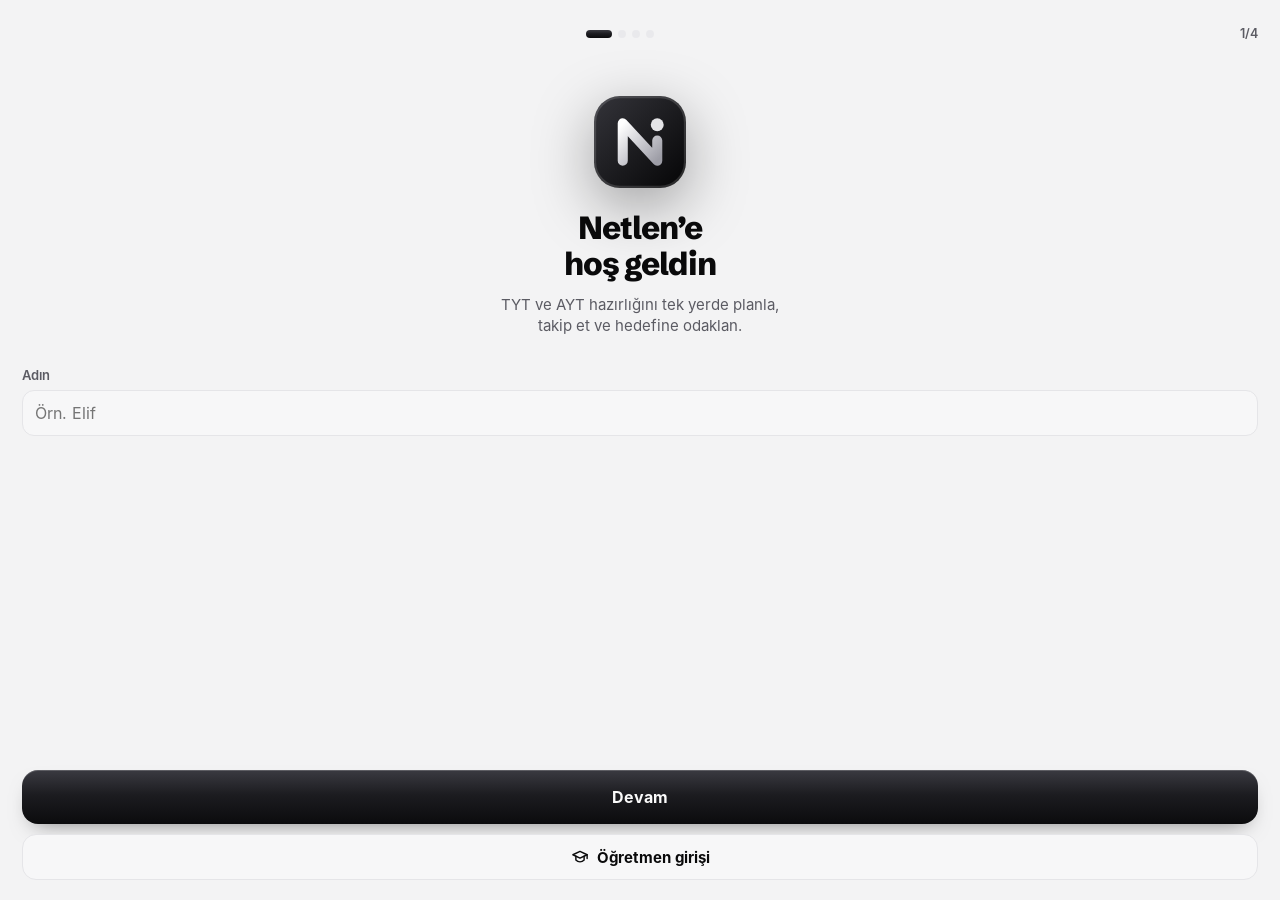
<file: app/index.html>
<!doctype html>
<html lang="tr">
  <head>
    <meta charset="UTF-8" />
    <meta name="viewport" content="width=device-width, initial-scale=1, viewport-fit=cover, maximum-scale=1, user-scalable=no" />
    <meta name="theme-color" content="#f3f3f4" />
    <meta name="description" content="Netlen — TYT ve AYT için çalışma planlayıcı, konu takibi, odak sayacı ve deneme analizi." />
    <meta name="apple-mobile-web-app-capable" content="yes" />
    <meta name="apple-mobile-web-app-status-bar-style" content="default" />
    <meta name="format-detection" content="telephone=no" />
    <link rel="icon" type="image/png" href="./icon-192.png" />
    <link rel="apple-touch-icon" href="./icon-512.png" />
    <title>Netlen</title>
    <!-- Siyah renk paleti (Ayarlar → Görünüm → Renk paleti) -->
    <script src="./theme-init.js"></script>
    <script type="module" crossorigin src="./assets/index-CNXDznBK.js"></script>
    <link rel="stylesheet" crossorigin href="./assets/index-BqELFLAo.css">
  </head>
  <body>
    <div id="splash">
      <div class="splash-logo">
        <svg viewBox="0 0 64 64" width="100%" height="100%"><defs><linearGradient id="sg" x1="0" y1="0" x2="1" y2="1"><stop offset="0" stop-color="#fff" stop-opacity=".22"/><stop offset="1" stop-color="#fff" stop-opacity=".08"/></linearGradient></defs><rect width="64" height="64" rx="18" fill="url(#sg)"/><path d="M20 45V19l24 26V31" fill="none" stroke="#fff" stroke-width="7" stroke-linecap="round" stroke-linejoin="round"/><circle cx="44" cy="20" r="4.5" fill="#e4e4e7"/></svg>
      </div>
      <b>Netlen</b>
      <span>Lixi Development</span>
    </div>
    <div id="app"></div>
  </body>
</html>
</file>
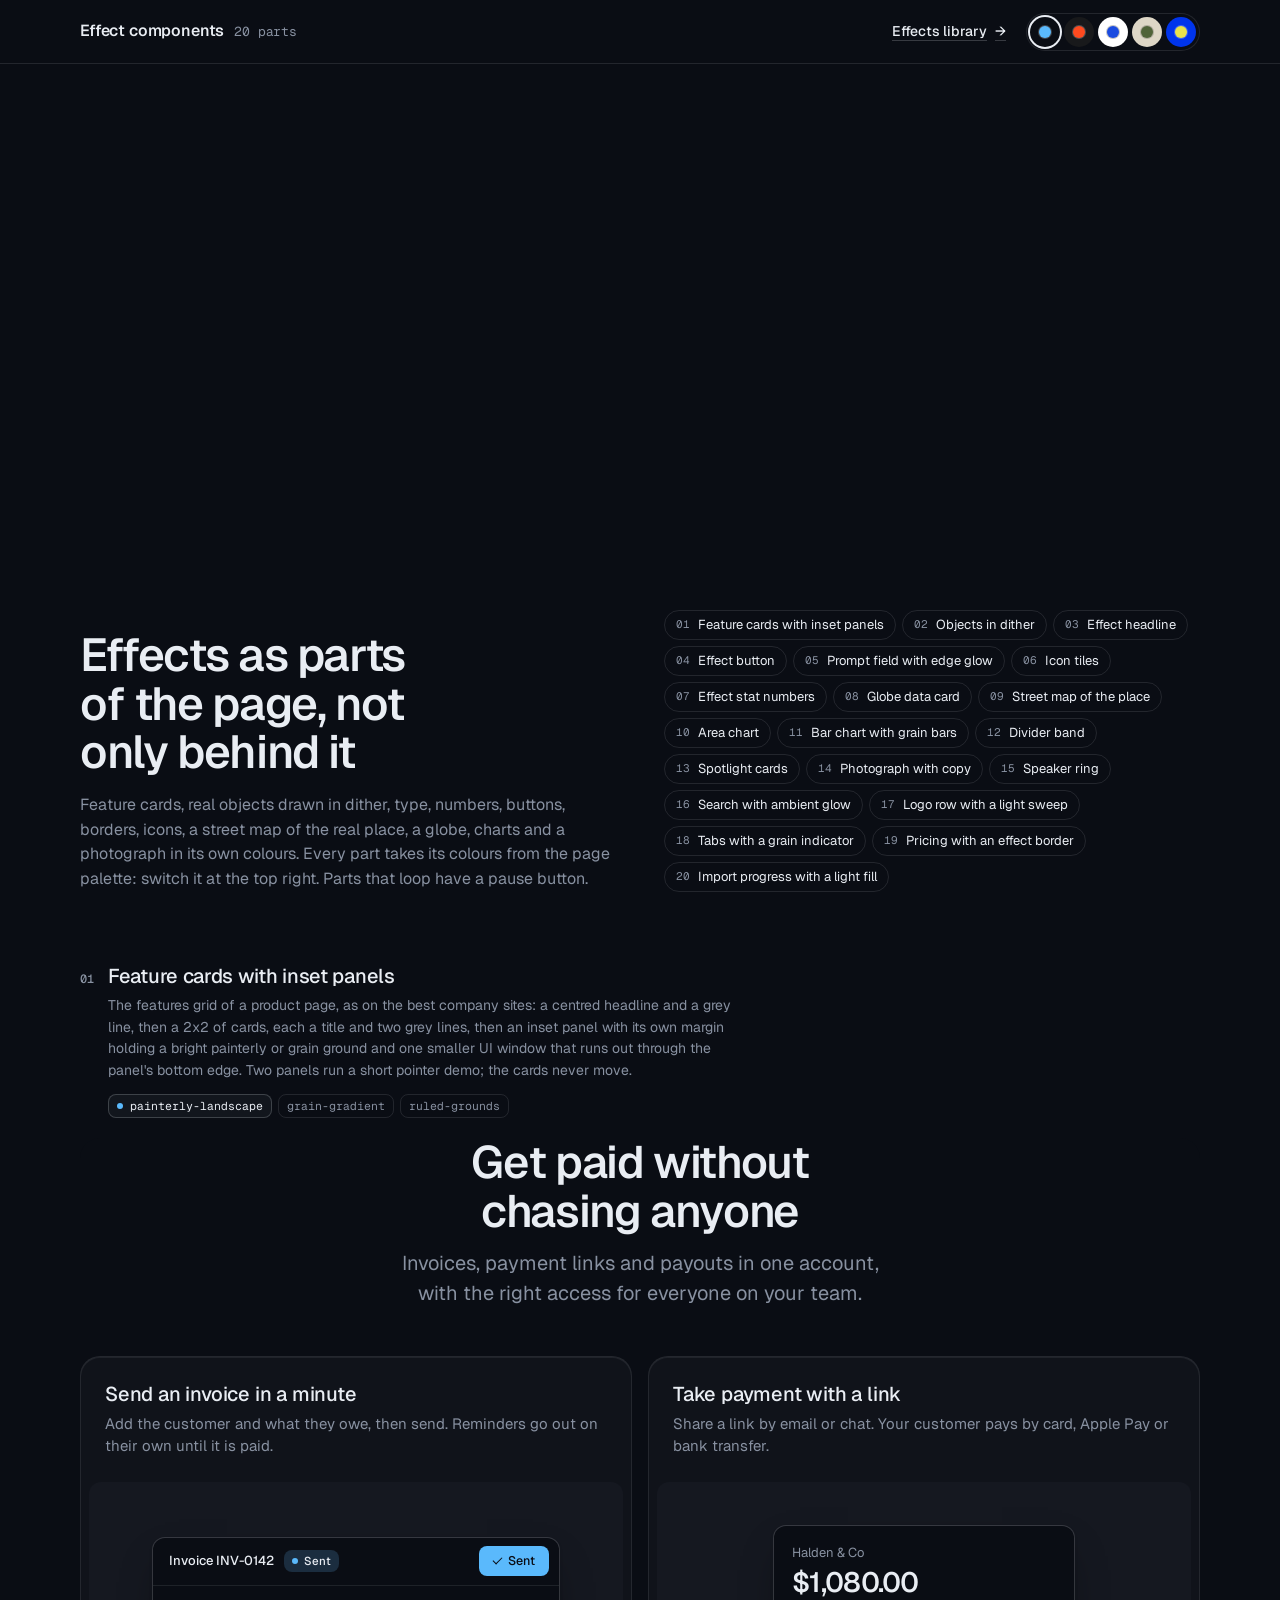
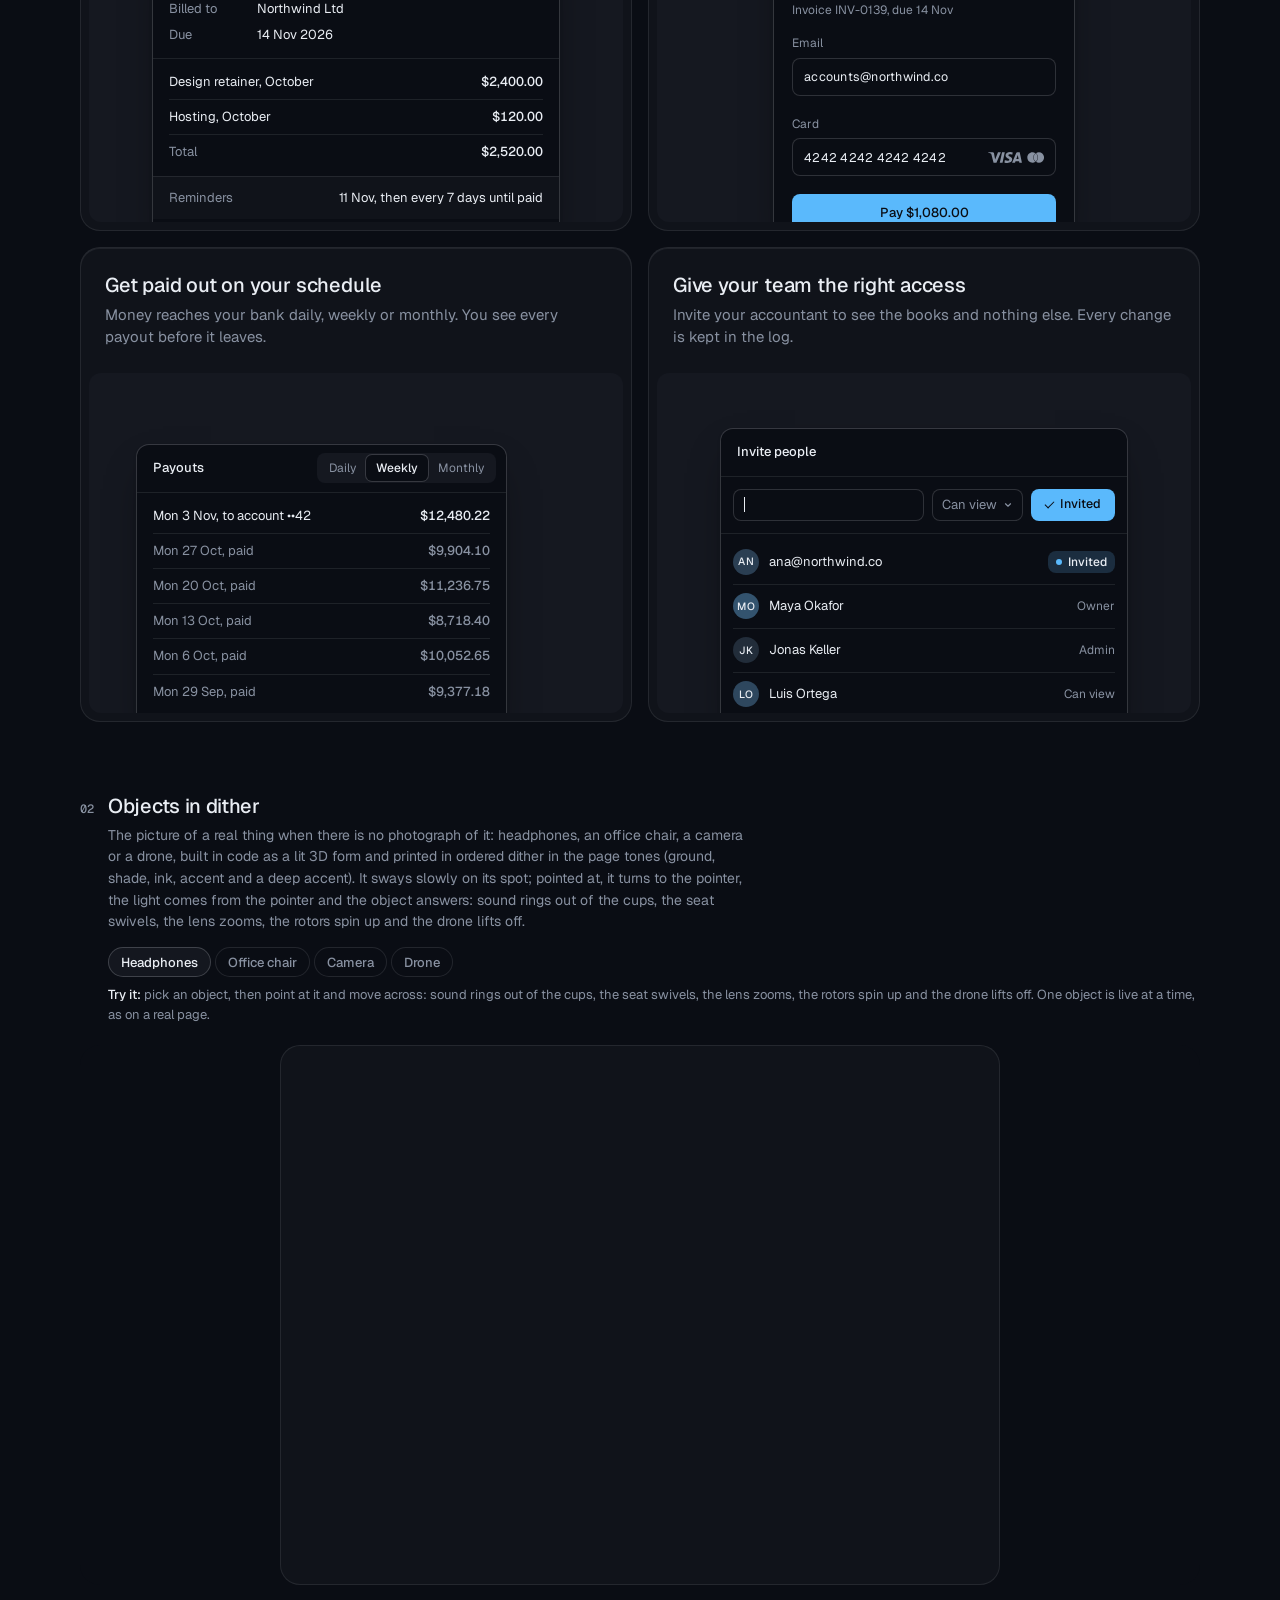
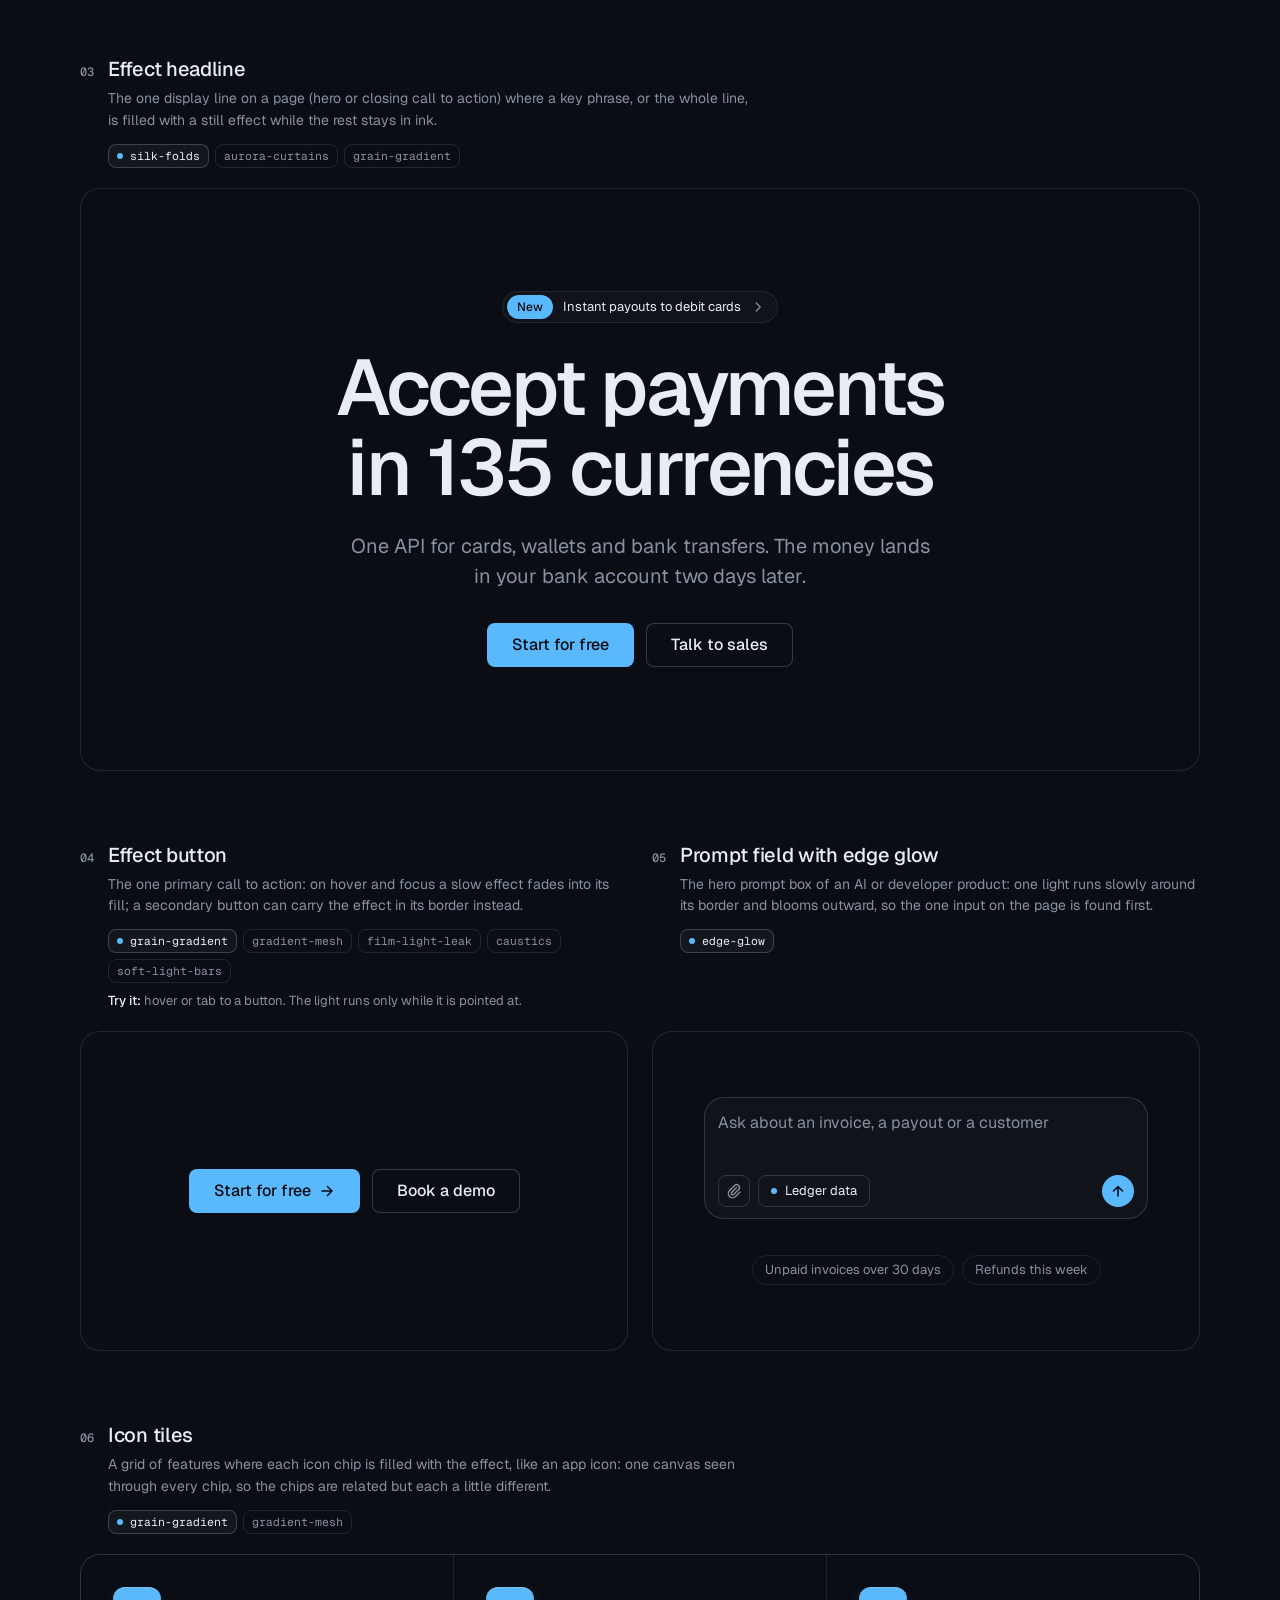
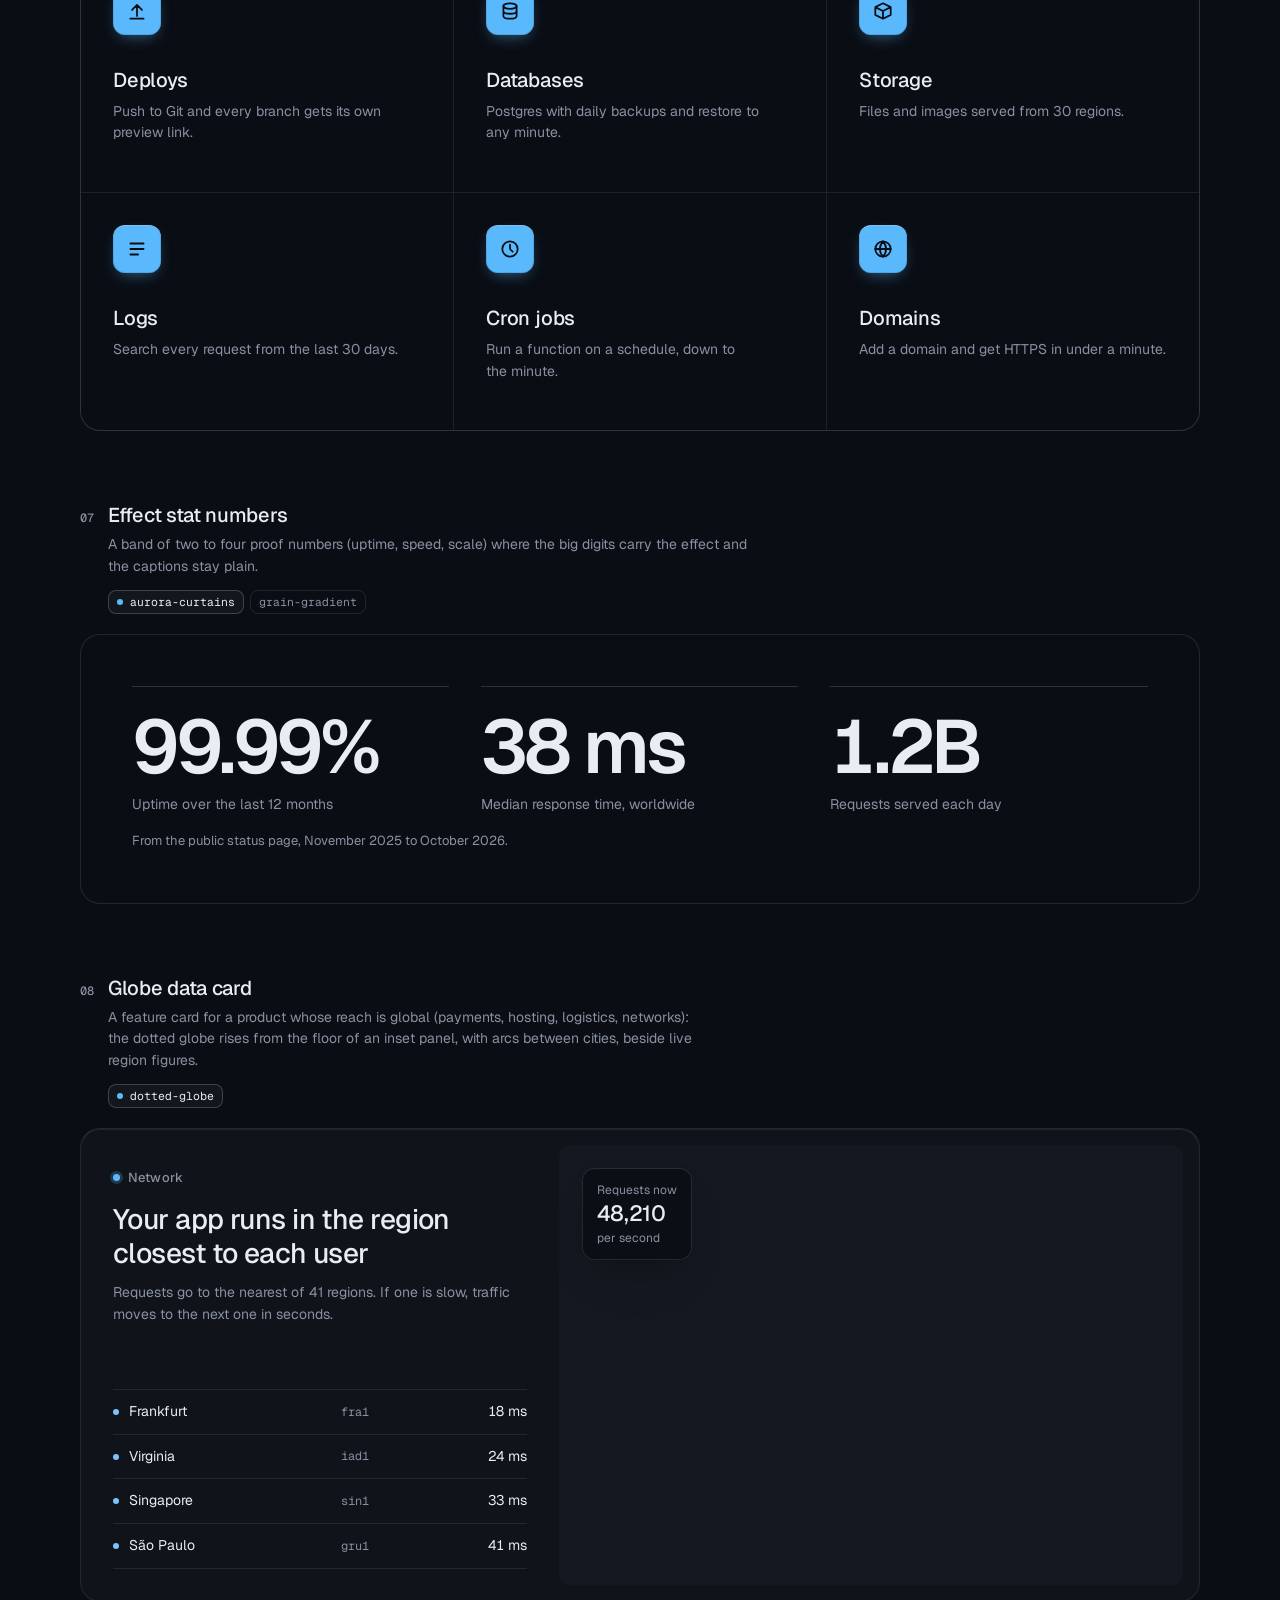
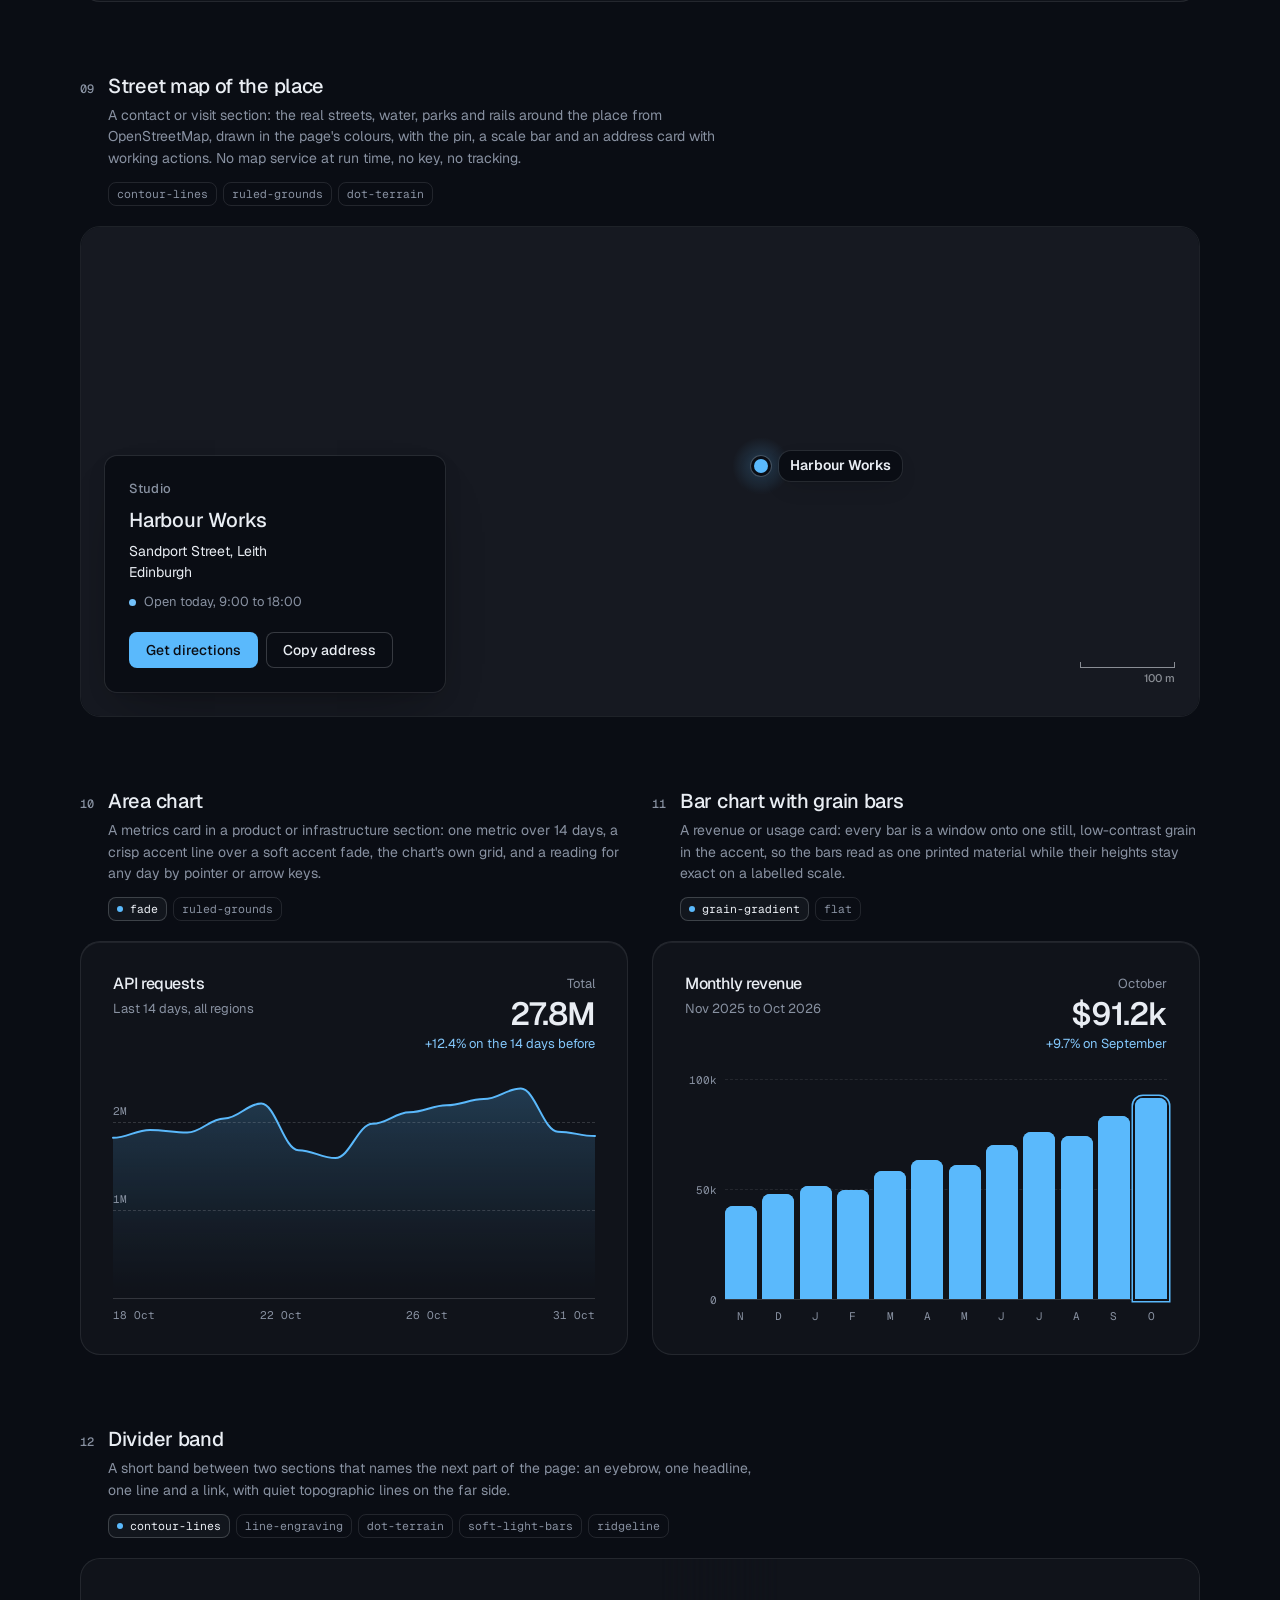
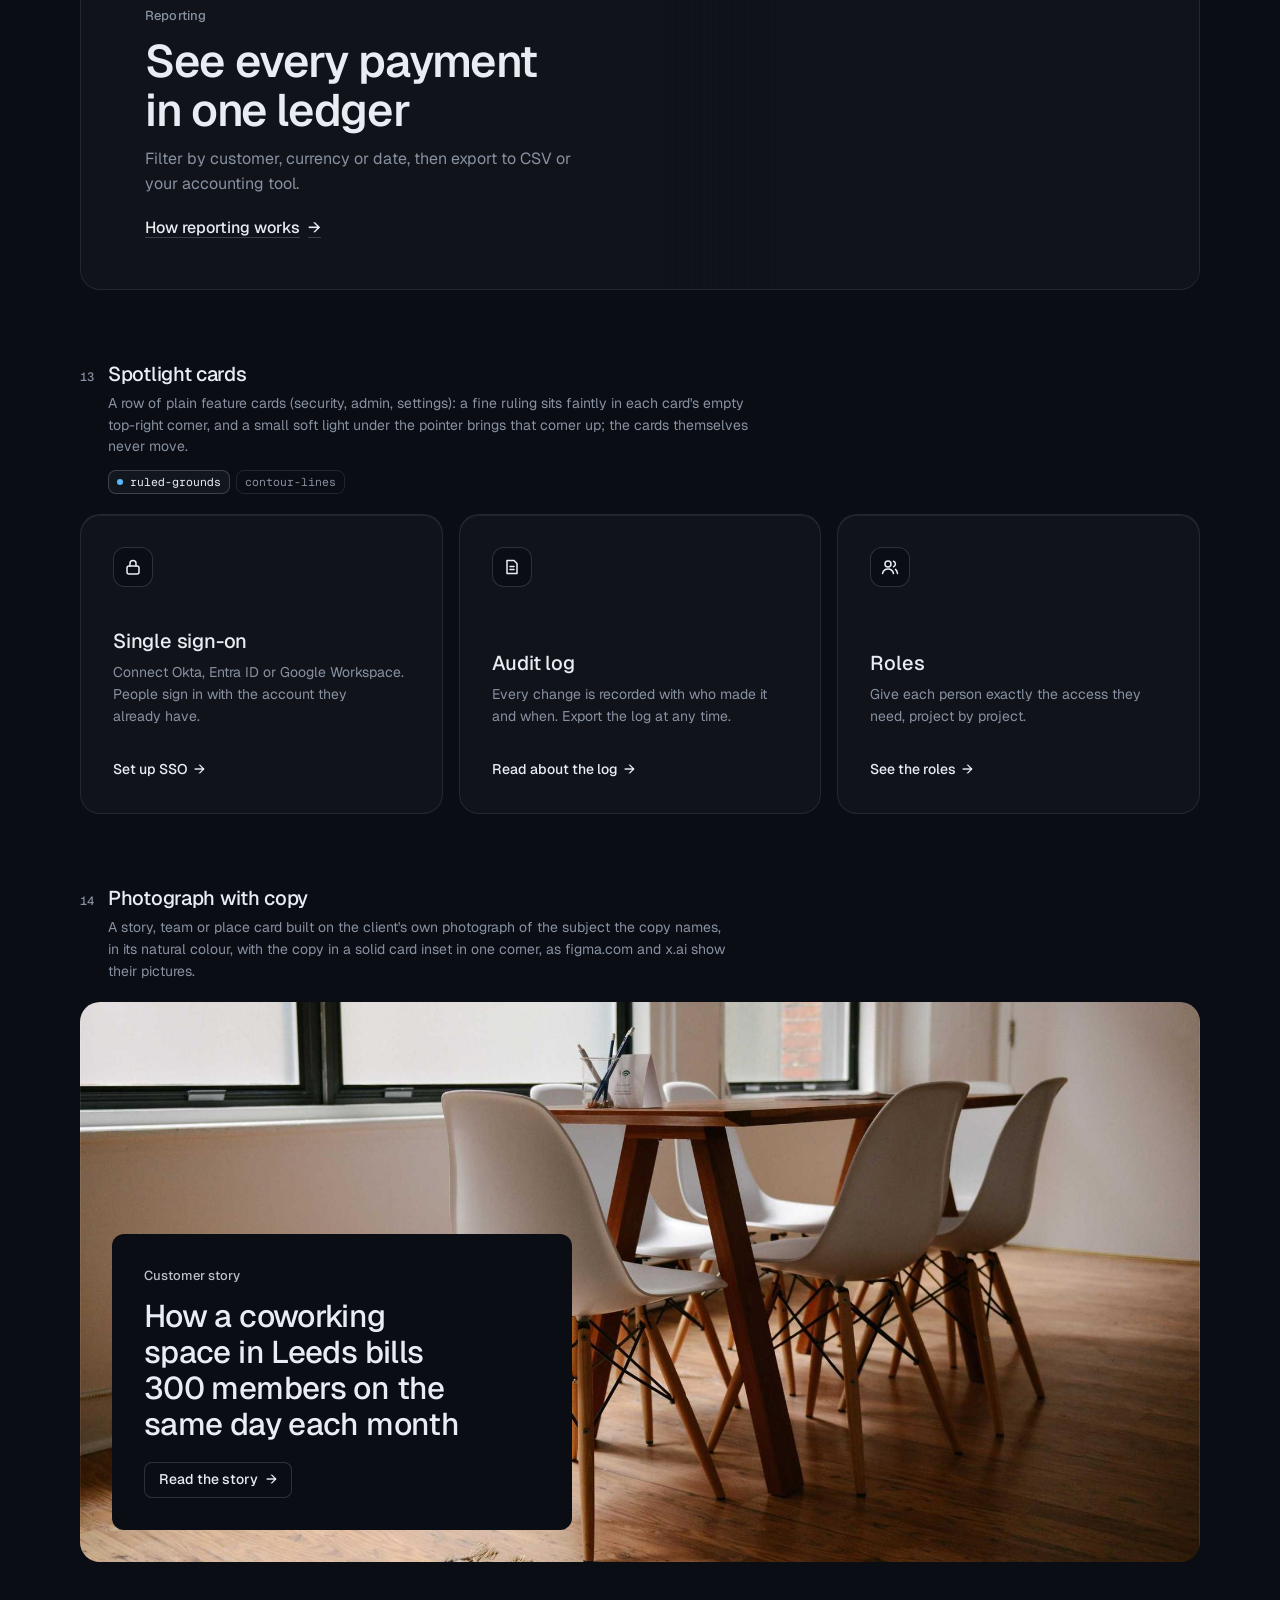
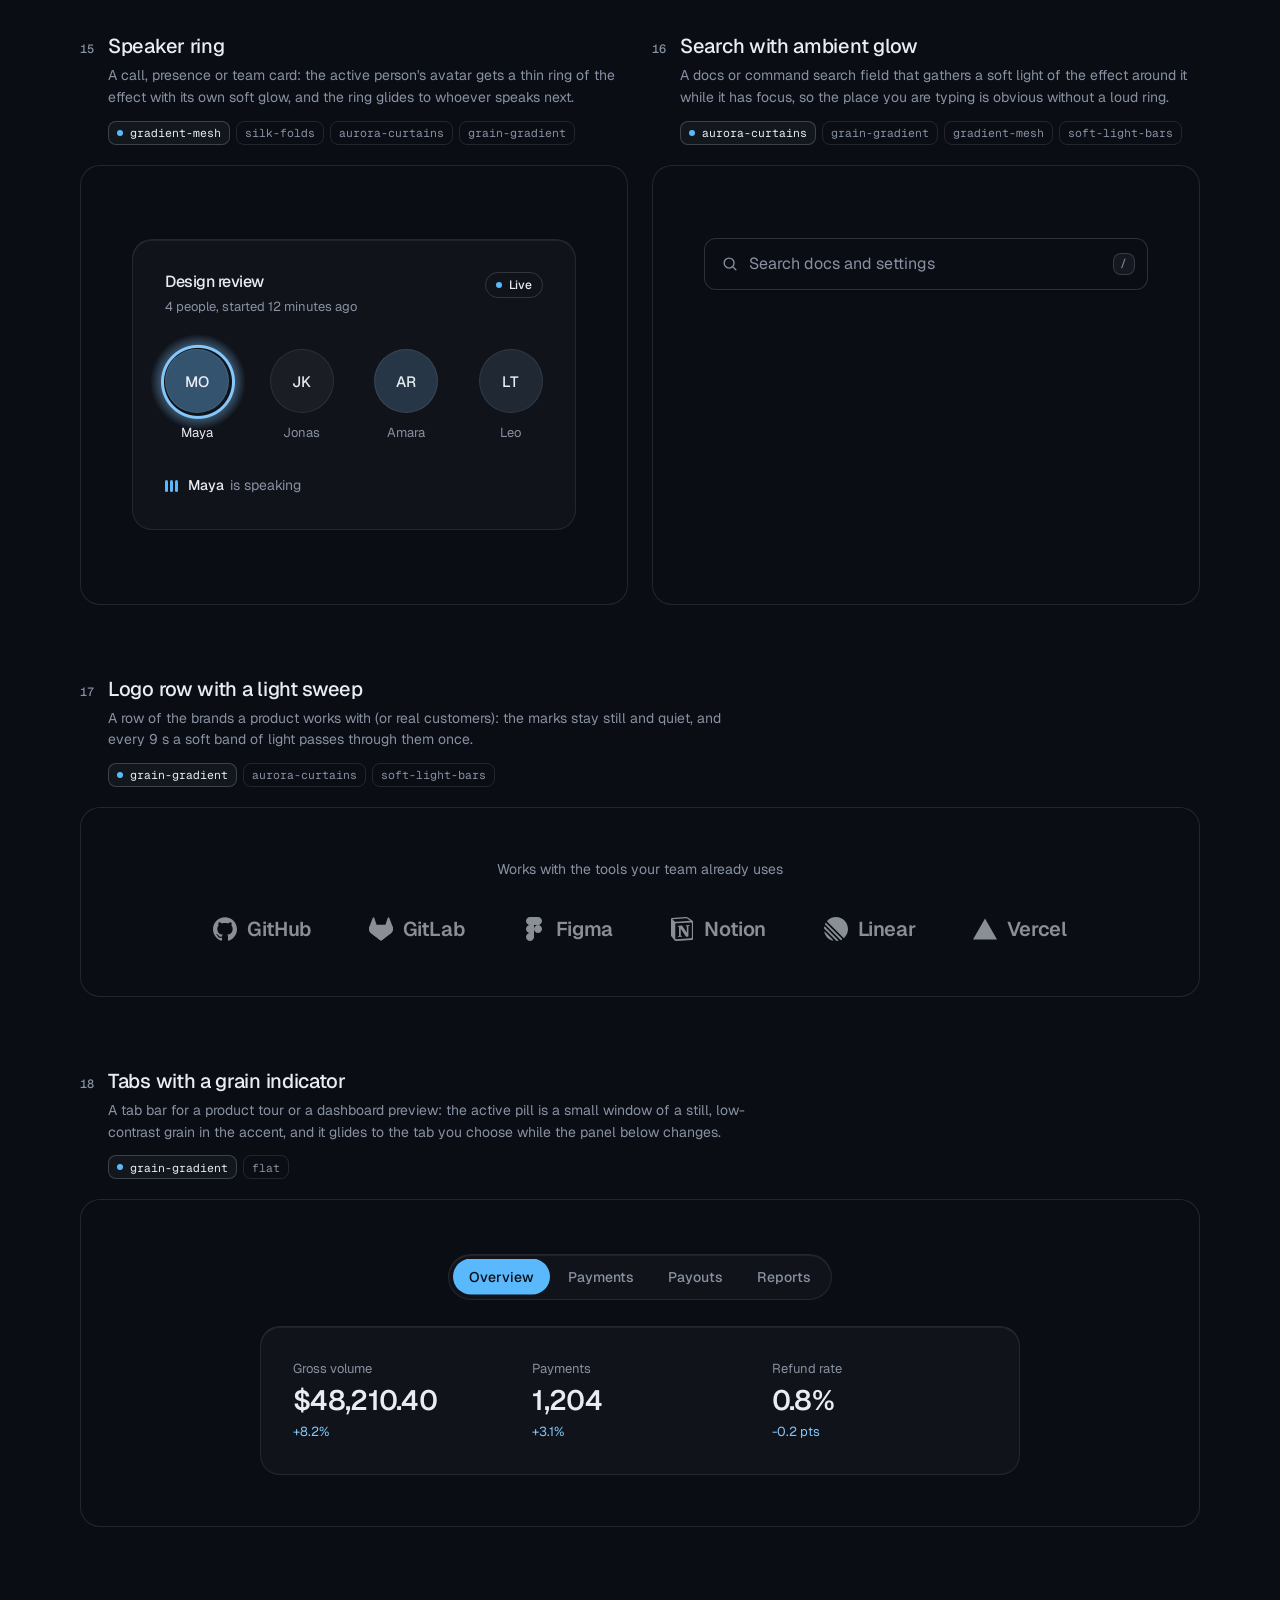
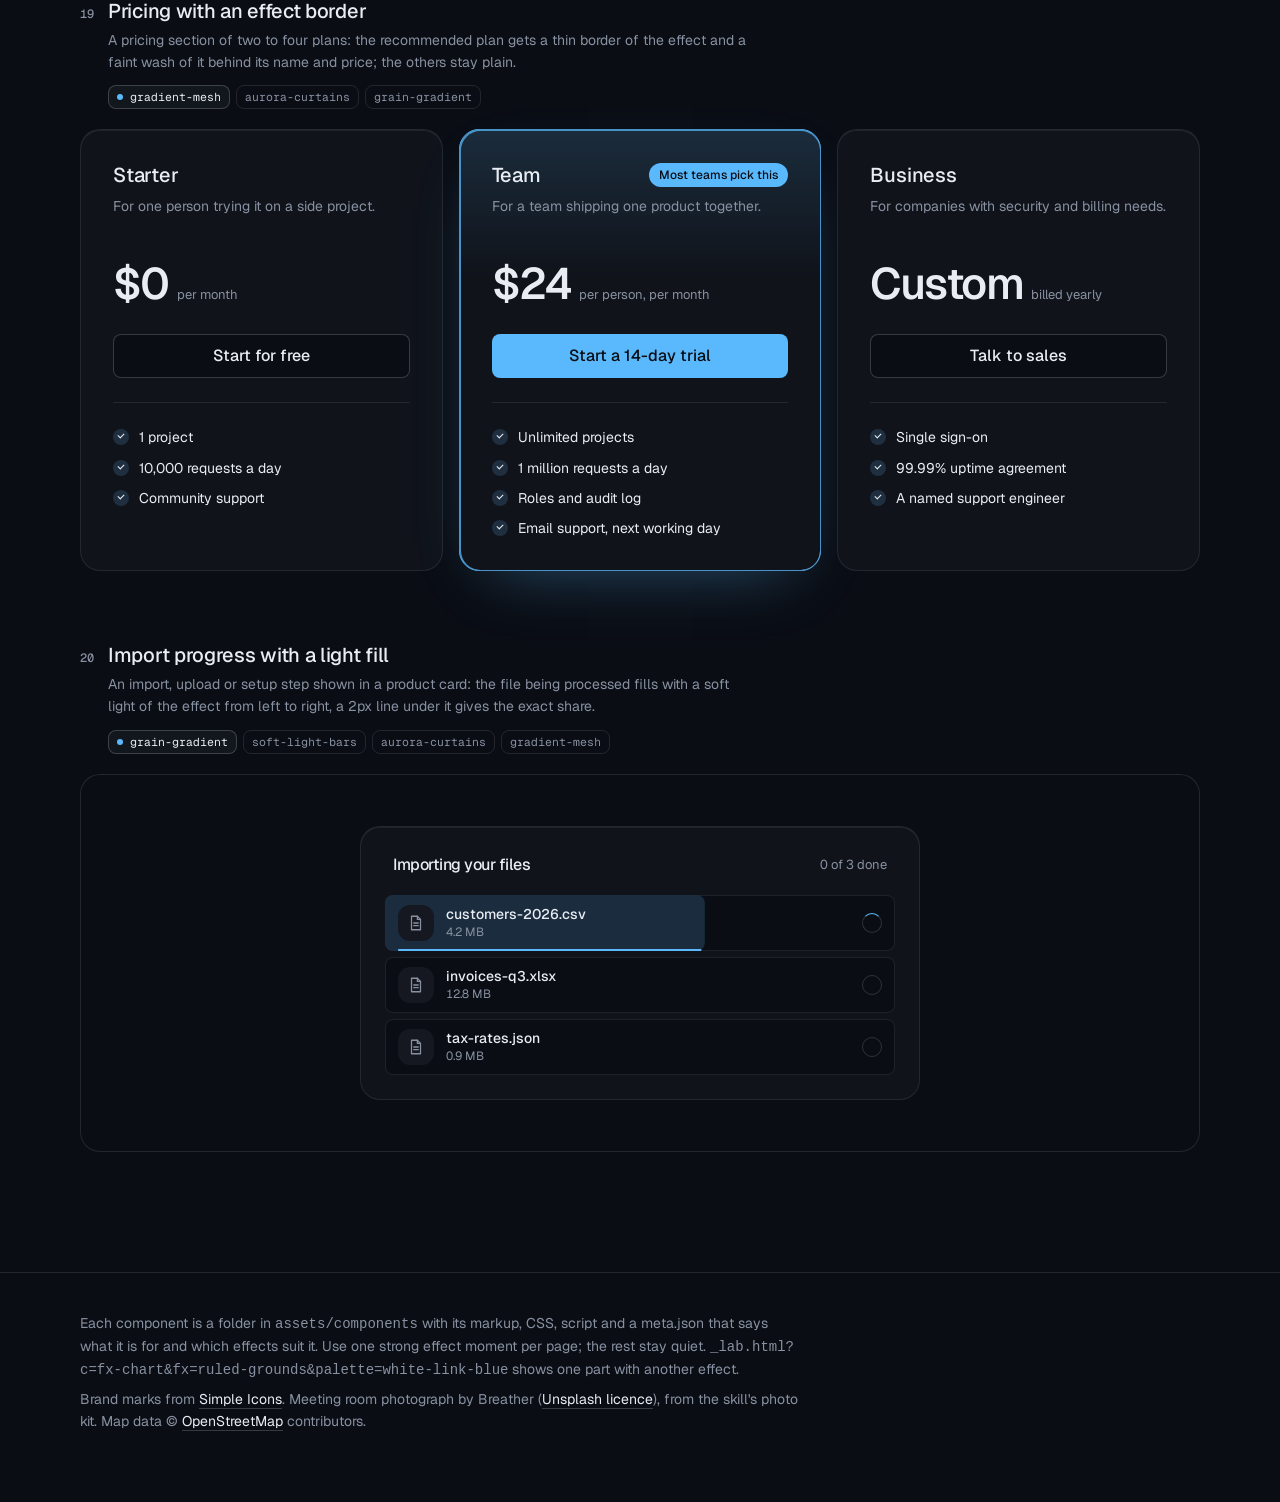
<file: assets/components/index.html>
<!doctype html>
<html lang="en" data-radius="soft">
<head>
<script>window.__tpGlMax = 16;   /* a gallery shows many live effects at once; a page of a site keeps the default 4 (fx.js) */</script>
<meta charset="utf-8">
<meta name="viewport" content="width=device-width, initial-scale=1">
<title>Effect components</title>
<link rel="preconnect" href="https://fonts.googleapis.com">
<link rel="preconnect" href="https://fonts.gstatic.com" crossorigin>
<link href="https://fonts.googleapis.com/css2?family=Geist:wght@100..900&family=Geist+Mono:wght@400..600&display=swap" rel="stylesheet">
<link rel="stylesheet" href="../system.css">
<link rel="stylesheet" href="./base.css">
<style>
  :root {
    --font-display: "Geist", system-ui, sans-serif;
    --font-text: "Geist", system-ui, sans-serif;
    --font-mono: "Geist Mono", ui-monospace, monospace;
    --display-weight: 560;
    --display-tracking: -0.03em;
    --container: 1200px;
  }
  body { min-height: 100vh; }
  .top {
    position: sticky; top: 0; z-index: 50; height: 64px; background: var(--bg);
    border-bottom: 1px solid var(--line);
  }
  .top .container { height: 100%; display: flex; align-items: center; justify-content: space-between; gap: 16px; }
  .brand { display: flex; align-items: center; gap: 10px; font-weight: 560; letter-spacing: -0.01em; }
  .brand small { font: 400 13px/1 var(--font-mono); color: var(--muted); }
  .top nav { display: flex; align-items: center; gap: 20px; }
  .top nav a.link { font-size: 14px; }
  .swatches { display: flex; gap: 4px; padding: 3px; border: 1px solid var(--line); border-radius: 999px; background: var(--bg); }
  .swatches button {
    width: 30px; height: 30px; border-radius: 999px; border: 0; padding: 0; cursor: pointer; position: relative;
    background: var(--sw-bg);
  }
  .swatches button::after {
    content: ""; position: absolute; inset: 9px; border-radius: 999px; background: var(--sw-accent);
    box-shadow: 0 0 0 1px color-mix(in oklab, var(--sw-ink) 25%, transparent);
  }
  .swatches button[aria-pressed="true"] { box-shadow: 0 0 0 2px var(--ink); }
  .swatches button:focus-visible { outline-offset: 3px; }

  .intro { padding-block: 64px 40px; display: grid; grid-template-columns: minmax(0, 6fr) minmax(0, 6fr); gap: 48px; align-items: end; }
  .intro h1 { font-size: clamp(34px, 2.2vw + 18px, 52px); line-height: 1.05; max-width: 15ch; }
  .intro p { margin-top: 16px; color: var(--muted); font-size: var(--t-body); line-height: 1.55; max-width: 52ch; }
  .index { display: flex; flex-wrap: wrap; gap: 6px; justify-content: flex-start; }
  @media (max-width: 1023px) { .intro { grid-template-columns: minmax(0, 1fr); gap: 28px; } }
  .index a {
    display: inline-flex; align-items: center; gap: 8px; height: 30px; padding: 0 11px; border-radius: 999px;
    border: 1px solid var(--line); font-size: 13px; color: var(--ink);
    transition: border-color var(--dur) var(--ease), background-color var(--dur) var(--ease);
  }
  .index a span { font-family: var(--font-mono); font-size: 11px; color: var(--muted); }
  .index a:hover { border-color: var(--line-strong); background: color-mix(in oklab, var(--ink) 4%, var(--bg)); }

  /* every part spans two rows of the list (its notes, its stage) as a subgrid, so the two parts of a
     half-width pair share one notes height and one stage height: their stages start and end level */
  .list { display: grid; grid-template-columns: repeat(2, minmax(0, 1fr)); column-gap: 24px; row-gap: 0; padding-bottom: 120px; }
  .sc { grid-column: 1 / -1; grid-row: span 2; display: grid; grid-template-rows: subgrid; row-gap: 20px; min-width: 0; scroll-margin-top: 88px; padding-top: 72px; }
  .sc:first-child { padding-top: 0; }
  .sc.is-half { grid-column: auto; }
  .sc.is-half .sc__stage:not(.is-center) { display: grid; }
  .sc__meta { display: grid; grid-template-columns: auto 1fr; column-gap: 14px; row-gap: 6px; align-items: baseline; align-content: start; }
  .sc__note { grid-column: 2; margin: 2px 0 0; font-size: 13px; color: var(--muted); }
  .sc__note::before { content: "Try it: "; color: var(--ink); font-weight: 500; }
  .sc__no { font: 500 12px/1 var(--font-mono); color: var(--muted); padding-top: 2px; }
  .sc__name { font: 500 20px/1.25 var(--font-text); letter-spacing: -0.015em; margin: 0; }
  .sc__for { grid-column: 2; color: var(--muted); font-size: 14px; line-height: 1.55; max-width: 72ch; margin: 0; }
  .sc__fx { grid-column: 2; display: flex; flex-wrap: wrap; gap: 6px; margin-top: 6px; }
  .sc__fx li {
    font: 400 11.5px/1 var(--font-mono); color: var(--muted); height: 24px; display: inline-flex; align-items: center;
    padding: 0 8px; border-radius: var(--r-sm); border: 1px solid var(--line);
  }
  .sc__fx li.is-on { color: var(--ink); border-color: var(--line-strong); background: color-mix(in oklab, var(--ink) 5%, var(--bg)); }
  .sc__fx li.is-on::before { content: ""; width: 6px; height: 6px; border-radius: 99px; background: var(--accent); margin-right: 7px; }
  .sc__stage {
    position: relative; min-width: 0; border: 1px solid var(--line); border-radius: var(--r-lg);
    padding: clamp(20px, 4vw, 56px); background: var(--bg);
  }
  .sc__stage.is-tall { padding-block: clamp(56px, 8vw, 120px); }
  .sc__stage.is-flush { padding: 0; border: 0; }
  .sc__stage.is-center { display: grid; place-items: center; min-height: 320px; }
  /* one object, at a size a page would give it */
  #fx-dither-object .sc__stage { display: grid; justify-items: center; }
  #fx-dither-object .cx-obj { width: min(100%, 720px); }
  .sc__pick { grid-column: 2; display: flex; flex-wrap: wrap; gap: 4px; margin-top: 8px; }
  .sc__pick button {
    height: 30px; padding: 0 12px; border-radius: 999px; border: 1px solid var(--line); background: var(--bg);
    font: 500 13px/1 var(--font-text); color: var(--muted); cursor: pointer;
  }
  .sc__pick button:hover { color: var(--ink); border-color: var(--line-strong); }
  .sc__pick button[aria-pressed="true"] { color: var(--ink); border-color: var(--line-strong); background: color-mix(in oklab, var(--ink) 6%, var(--bg)); }
  /* the search list opens below its field: leave it room inside the frame */
  #fx-search .sc__stage { min-height: 440px; place-items: start center; padding-top: 72px; }
  .sc__stage:empty::after { content: "Loading"; color: var(--muted); font-size: 13px; }

  .foot { border-top: 1px solid var(--line); padding: 40px 0 64px; color: var(--muted); font-size: 14px; }
  .foot p { max-width: 80ch; margin: 0 0 8px; }
  .foot a { color: var(--ink); text-decoration: underline; text-decoration-color: var(--line-strong); text-underline-offset: 4px; }

  @media (max-width: 899px) {
    .list { grid-template-columns: minmax(0, 1fr); }
    .sc.is-half { grid-column: 1 / -1; }
    .top nav a.link { display: none; }
  }
  @media (max-width: 639px) {
    .intro { padding-block: 48px 32px; }
    .sc { padding-top: 48px; }
    .sc__meta { grid-template-columns: 1fr; }
    .sc__no { display: none; }
    .sc__for, .sc__fx, .sc__note, .sc__pick { grid-column: 1; }
    .sc__stage.is-center { min-height: 240px; }
    .brand small { display: none; }
  }
</style>
</head>
<body>
<header class="top">
  <div class="container">
    <div class="brand">Effect components <small id="count"></small></div>
    <nav aria-label="Palette and links">
      <a class="link" href="../effects/gallery.html">Effects library</a>
      <div class="swatches" id="swatches" role="group" aria-label="Page palette"></div>
    </nav>
  </div>
</header>

<main>
  <section class="intro container">
    <div>
      <h1>Effects as parts of the page, not only behind it</h1>
      <p id="lede">Feature cards, real objects drawn in dither, type, numbers, buttons, borders, icons, a street map of the real place, a globe, charts and a photograph in its own colours. Every part takes its colours from the page palette: switch it at the top right. Parts that loop have a pause button.</p>
    </div>
    <nav class="index" id="index" aria-label="Components"></nav>
  </section>
  <div class="container list" id="list"></div>
</main>

<footer class="foot">
  <div class="container">
    <p>Each component is a folder in <code>assets/components</code> with its markup, CSS, script and a meta.json that says what it is for and which effects suit it. Use one strong effect moment per page; the rest stay quiet. <code>_lab.html?c=fx-chart&amp;fx=ruled-grounds&amp;palette=white-link-blue</code> shows one part with another effect.</p>
    <p>Brand marks from <a href="https://simpleicons.org/">Simple Icons</a>. Meeting room photograph by Breather (<a href="https://unsplash.com/photos/DEdM9Vs6s8w">Unsplash licence</a>), from the skill's photo kit. Map data © <a href="https://www.openstreetmap.org/copyright">OpenStreetMap</a> contributors.</p>
  </div>
</footer>

<script type="module">
  import fx from '../effects/fx.js';

  // component id, layout and stage style, in page order
  const COMPONENTS = [
    { id: 'fx-feature-card', stage: 'is-flush' },
    { id: 'fx-dither-object', stage: 'is-flush', note: 'pick an object, then point at it and move across: sound rings out of the cups, the seat swivels, the lens zooms, the rotors spin up and the drone lifts off. One object is live at a time, as on a real page.' },
    { id: 'fx-headline', stage: 'is-tall' },
    { id: 'fx-button', half: true, stage: 'is-center', note: 'hover or tab to a button. The light runs only while it is pointed at.' },
    { id: 'fx-prompt', half: true, stage: 'is-center' },
    { id: 'fx-icon-tiles', stage: 'is-flush' },
    { id: 'fx-stat' },
    { id: 'fx-globe', stage: 'is-flush' },
    { id: 'fx-map', stage: 'is-flush' },
    { id: 'fx-chart', half: true, stage: 'is-flush' },
    { id: 'fx-bars', half: true, stage: 'is-flush' },
    { id: 'fx-band', stage: 'is-flush' },
    { id: 'fx-spotlight', stage: 'is-flush' },
    { id: 'fx-photo', stage: 'is-flush' },
    { id: 'fx-avatar', half: true, stage: 'is-center' },
    { id: 'fx-search', half: true, stage: 'is-center' },
    { id: 'fx-logos' },
    { id: 'fx-tabs' },
    { id: 'fx-pricing', stage: 'is-flush' },
    { id: 'fx-progress', stage: 'is-center' },
  ];

  const PALETTES = [
    { id: 'blue-black-cornflower', name: 'Night, cornflower', bg: '#0a0d14', surface: '#131824', ink: '#e9edf3', muted: '#8891a1', accent: '#5ab9fc', accentInk: '#0a0d14' },
    { id: 'graphite-safety-orange', name: 'Graphite, orange', bg: '#18191b', surface: '#222427', ink: '#eff0f1', muted: '#9c9ea3', accent: '#ff4a1f', accentInk: '#18191b' },
    { id: 'white-link-blue', name: 'White, blue', bg: '#ffffff', surface: '#f4f4f4', ink: '#111111', muted: '#6b6b6b', accent: '#1a4be0', accentInk: '#ffffff' },
    { id: 'moss-sand', name: 'Sand, moss', bg: '#ddd6c6', surface: '#d2cab8', ink: '#2a2a26', muted: '#59574e', accent: '#4f6238', accentInk: '#ffffff' },
    { id: 'cobalt-field', name: 'Cobalt field', bg: '#0034eb', surface: '#002fd6', ink: '#ffffff', muted: '#dfe4f2', accent: '#e9e34a', accentInk: '#111111' },
  ];

  const q = new URLSearchParams(location.search);
  if (q.has('time')) fx.setClock(+q.get('time'));
  if (q.has('fallback')) fx.config.forceFallback = true;
  const only = q.get('only') ? q.get('only').split(',') : null;
  const list = document.getElementById('list');
  const index = document.getElementById('index');
  const swatches = document.getElementById('swatches');

  /*
    The budget: a laptop's integrated GPU shares its memory with everything else, so this page never
    holds more than 4 live WebGL contexts. A part is started when it comes near the viewport and
    destroyed when it leaves it; still parts draw once and free their context; fx.js frees any idle
    off-screen context past 4. liveGL() counts the contexts that are open right now.
  */
  fx.config.maxLive = 4;
  const contexts = new Set();
  let peakGL = 0;
  const getContext = HTMLCanvasElement.prototype.getContext;
  HTMLCanvasElement.prototype.getContext = function (type, ...rest) {
    const c = getContext.call(this, type, ...rest);
    if (c && /webgl/i.test(type) && !contexts.has(c)) { contexts.add(c); peakGL = Math.max(peakGL, liveGL()); }
    return c;
  };
  function liveGL() {
    for (const c of contexts) if (c.isContextLost()) contexts.delete(c);
    return contexts.size;
  }

  // the dither object: one live at a time, switched here (a real page shows one object)
  const OBJECTS = {
    headphones: ['Headphones', 'Over-ear, wireless'],
    chair: ['Office chair', 'Swivel seat on five castors'],
    camera: ['Camera', 'Mirrorless, with a zoom lens'],
    drone: ['Drone', 'Four rotors and a camera'],
  };
  let object = OBJECTS[q.get('object')] ? q.get('object') : 'headphones';
  // print (ordered dither, the default) or studio (a smooth shaded render: no picker until it is anti-aliased; ?render=studio)
  let render = q.get('render') === 'studio' ? 'studio' : 'print';

  function applyPalette(p) {
    const c = fx.color;
    const action = c.contrast(p.accent, p.bg) >= 2.2 ? p.accent : p.ink;
    const actionInk = action === p.accent ? p.accentInk : p.bg;
    const s = document.documentElement.style;
    const set = (k, v) => s.setProperty(k, v);
    set('--p-bg', p.bg); set('--p-surface', p.surface); set('--p-ink', p.ink); set('--p-muted', p.muted);
    set('--p-accent', p.accent); set('--p-accent-ink', p.accentInk); set('--p-action', action); set('--p-action-ink', actionInk);
    document.documentElement.style.colorScheme = c.isDark(p.bg) ? 'dark' : 'light';
    for (const b of swatches.children) b.setAttribute('aria-pressed', String(b.dataset.id === p.id));
  }

  async function load(entry) {
    const base = `./${entry.id}/`;
    const [meta, html, mod] = await Promise.all([
      fetch(base + 'meta.json').then(r => (r.ok ? r.json() : null)),
      fetch(base + 'component.html').then(r => (r.ok ? r.text() : null)),
      import(base + 'component.js').catch(err => { console.warn(entry.id, err); return null; }),
    ]).catch(() => [null, null, null]);
    if (!meta || !html || !mod) return null;
    const link = document.createElement('link');
    link.rel = 'stylesheet';
    link.href = base + 'component.css';
    document.head.append(link);
    await new Promise(r => { link.onload = link.onerror = r; });
    return { ...entry, meta, html, mod };
  }

  function section(e, n) {
    const s = document.createElement('section');
    s.className = 'sc' + (e.half ? ' is-half' : '');
    s.id = e.id;
    const fxList = (e.meta.effects || []).map(id => `<li class="${id === e.meta.default ? 'is-on' : ''}">${id}</li>`).join('');
    const pick = e.id === 'fx-dither-object'
      ? `<div class="sc__pick" role="group" aria-label="Object">${Object.keys(OBJECTS).map(k => `<button type="button" data-object="${k}" aria-pressed="${k === object}">${OBJECTS[k][0]}</button>`).join('')}</div>`
      : '';
    s.innerHTML = `
      <div class="sc__meta">
        <span class="sc__no">${String(n).padStart(2, '0')}</span>
        <h2 class="sc__name">${e.meta.name}</h2>
        <p class="sc__for">${e.meta.for}</p>
        ${fxList ? `<ul class="sc__fx" aria-label="Effects that suit it">${fxList}</ul>` : ''}
        ${pick}
        ${e.note ? `<p class="sc__note">${e.note}</p>` : ''}
      </div>
      <div class="sc__stage ${e.stage || ''}"></div>`;
    return s;
  }

  // the markup is placed at once (the page keeps its full height); the scripts run only near the viewport
  function markup(e) {
    const stage = e.section.querySelector('.sc__stage');
    stage.innerHTML = e.html;
    if (e.id === 'fx-dither-object') {
      const fig = stage.querySelector('.cx-obj');
      fig.dataset.cxObject = object;
      if (render === 'studio') fig.dataset.cxRender = 'studio'; else delete fig.dataset.cxRender;
      fig.querySelector('.cx-obj__stage').removeAttribute('aria-label');
    }
    return stage;
  }
  function start(e) {
    if (e.ctrl) return;
    const stage = markup(e);
    try { e.ctrl = e.mod.default(stage.firstElementChild || stage) || { destroy() {} }; } catch (err) { console.error(e.id, err); e.ctrl = { destroy() {} }; }
  }
  function stop(e) {
    if (!e.ctrl) return;
    try { e.ctrl.destroy?.(); } catch (err) { console.warn(e.id, err); }
    fx.unmountAll(e.section);
    e.ctrl = null;
  }

  function setPalette(p, entries) {
    entries.forEach(stop);
    applyPalette(p);
    try { localStorage.setItem('cx-palette', p.id); } catch (_) {}
    requestAnimationFrame(() => entries.forEach(e => (e.near ? start(e) : markup(e))));
  }

  let saved = null;
  try { saved = localStorage.getItem('cx-palette'); } catch (_) {}
  const first = PALETTES.find(p => p.id === q.get('palette')) || PALETTES.find(p => p.id === saved) || PALETTES[0];
  for (const p of PALETTES) {
    const b = document.createElement('button');
    b.type = 'button';
    b.dataset.id = p.id;
    b.title = p.name;
    b.setAttribute('aria-label', p.name);
    b.style.setProperty('--sw-bg', p.bg);
    b.style.setProperty('--sw-accent', p.accent);
    b.style.setProperty('--sw-ink', p.ink);
    swatches.append(b);
  }
  applyPalette(first);

  const wanted = COMPONENTS.filter(c => !only || only.includes(c.id));
  const entries = (await Promise.all(wanted.map(load))).filter(Boolean);
  document.getElementById('count').textContent = `${entries.length} parts`;
  entries.forEach((e, i) => {
    e.section = section(e, i + 1);
    list.append(e.section);
    markup(e);
    const a = document.createElement('a');
    a.href = '#' + e.id;
    a.innerHTML = `<span>${String(i + 1).padStart(2, '0')}</span>${e.meta.name}`;
    index.append(a);
  });
  await document.fonts.ready;
  const near = new IntersectionObserver(seen => {
    for (const en of seen) {
      const e = entries.find(x => x.section === en.target);
      if (!e) continue;
      e.near = en.isIntersecting;
      if (e.near) start(e); else stop(e);
    }
  }, { rootMargin: '10% 0px' });
  entries.forEach(e => near.observe(e.section));
  setTimeout(() => { document.documentElement.dataset.ready = '1'; }, 1500);

  swatches.addEventListener('click', ev => {
    const b = ev.target.closest('button');
    if (!b) return;
    const p = PALETTES.find(x => x.id === b.dataset.id);
    if (p) setPalette(p, entries);
  });
  list.addEventListener('click', ev => {
    const b = ev.target.closest('[data-object], [data-render]');
    if (!b || !(OBJECTS[b.dataset.object] || b.dataset.render)) return;
    if (b.dataset.render) render = b.dataset.render; else object = b.dataset.object;
    b.parentElement.querySelectorAll('button').forEach(x => x.setAttribute('aria-pressed', String(x === b)));
    const e = entries.find(x => x.id === 'fx-dither-object');
    stop(e);
    if (e.near) start(e); else markup(e);
  });
  window.__cx = {
    entries,
    setPalette: id => setPalette(PALETTES.find(p => p.id === id), entries),
    setObject: k => list.querySelector(`[data-object="${k}"]`)?.click(),
    gl: () => ({ live: liveGL(), peak: peakGL, started: entries.filter(e => e.ctrl).map(e => e.id) }),
  };
</script>

</body>
</html>
</file>
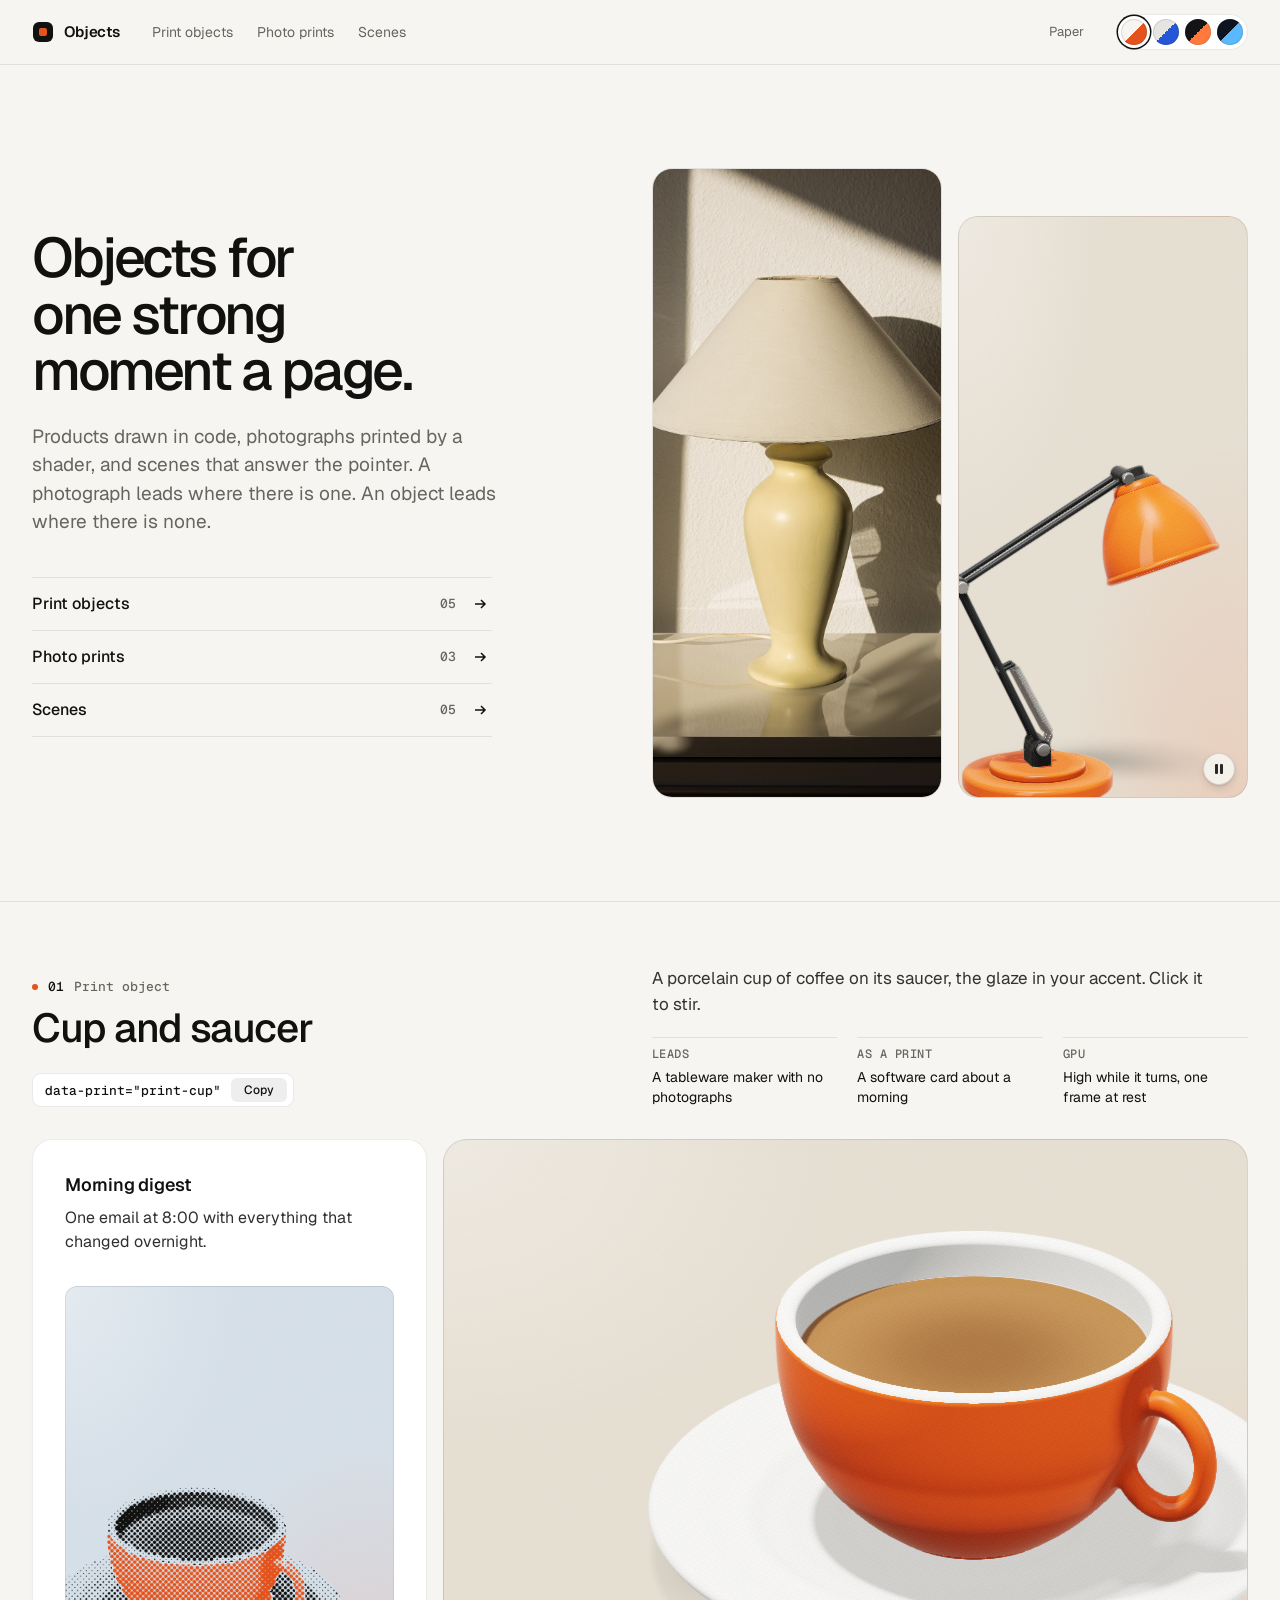
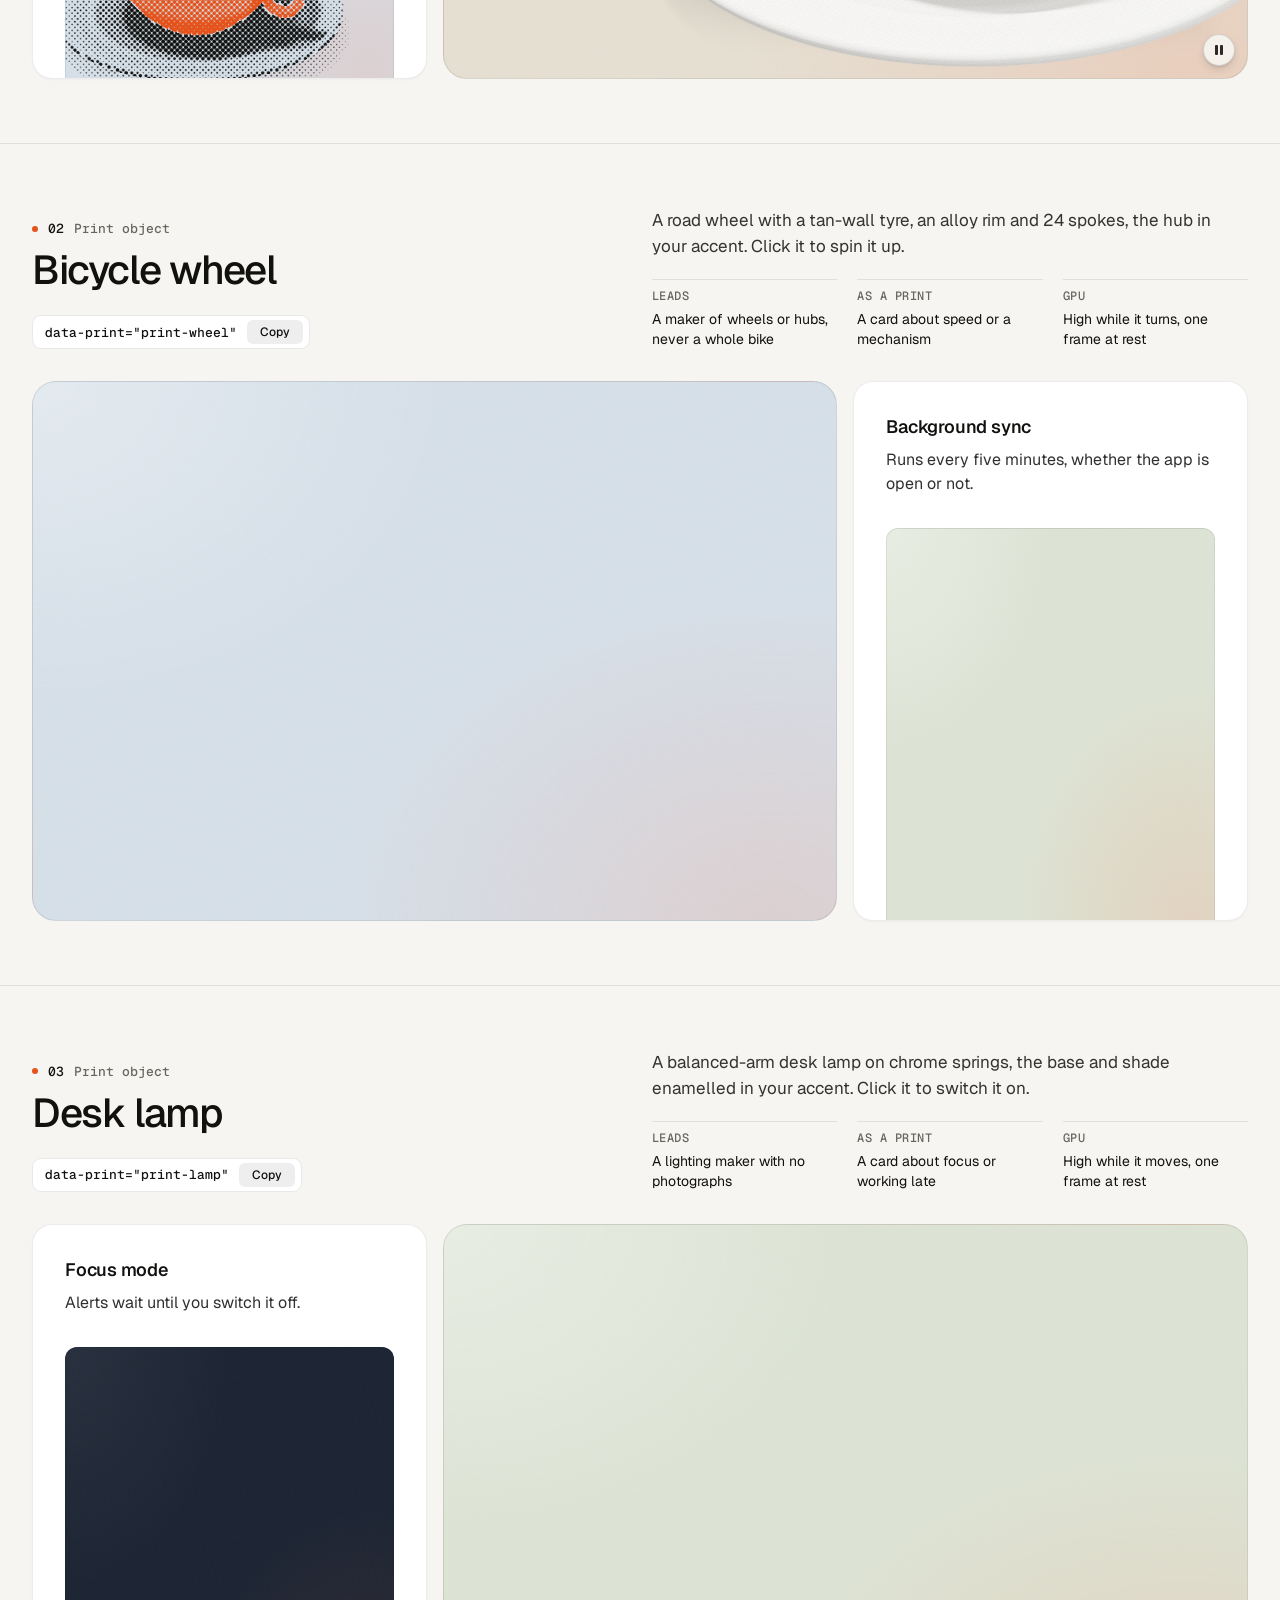
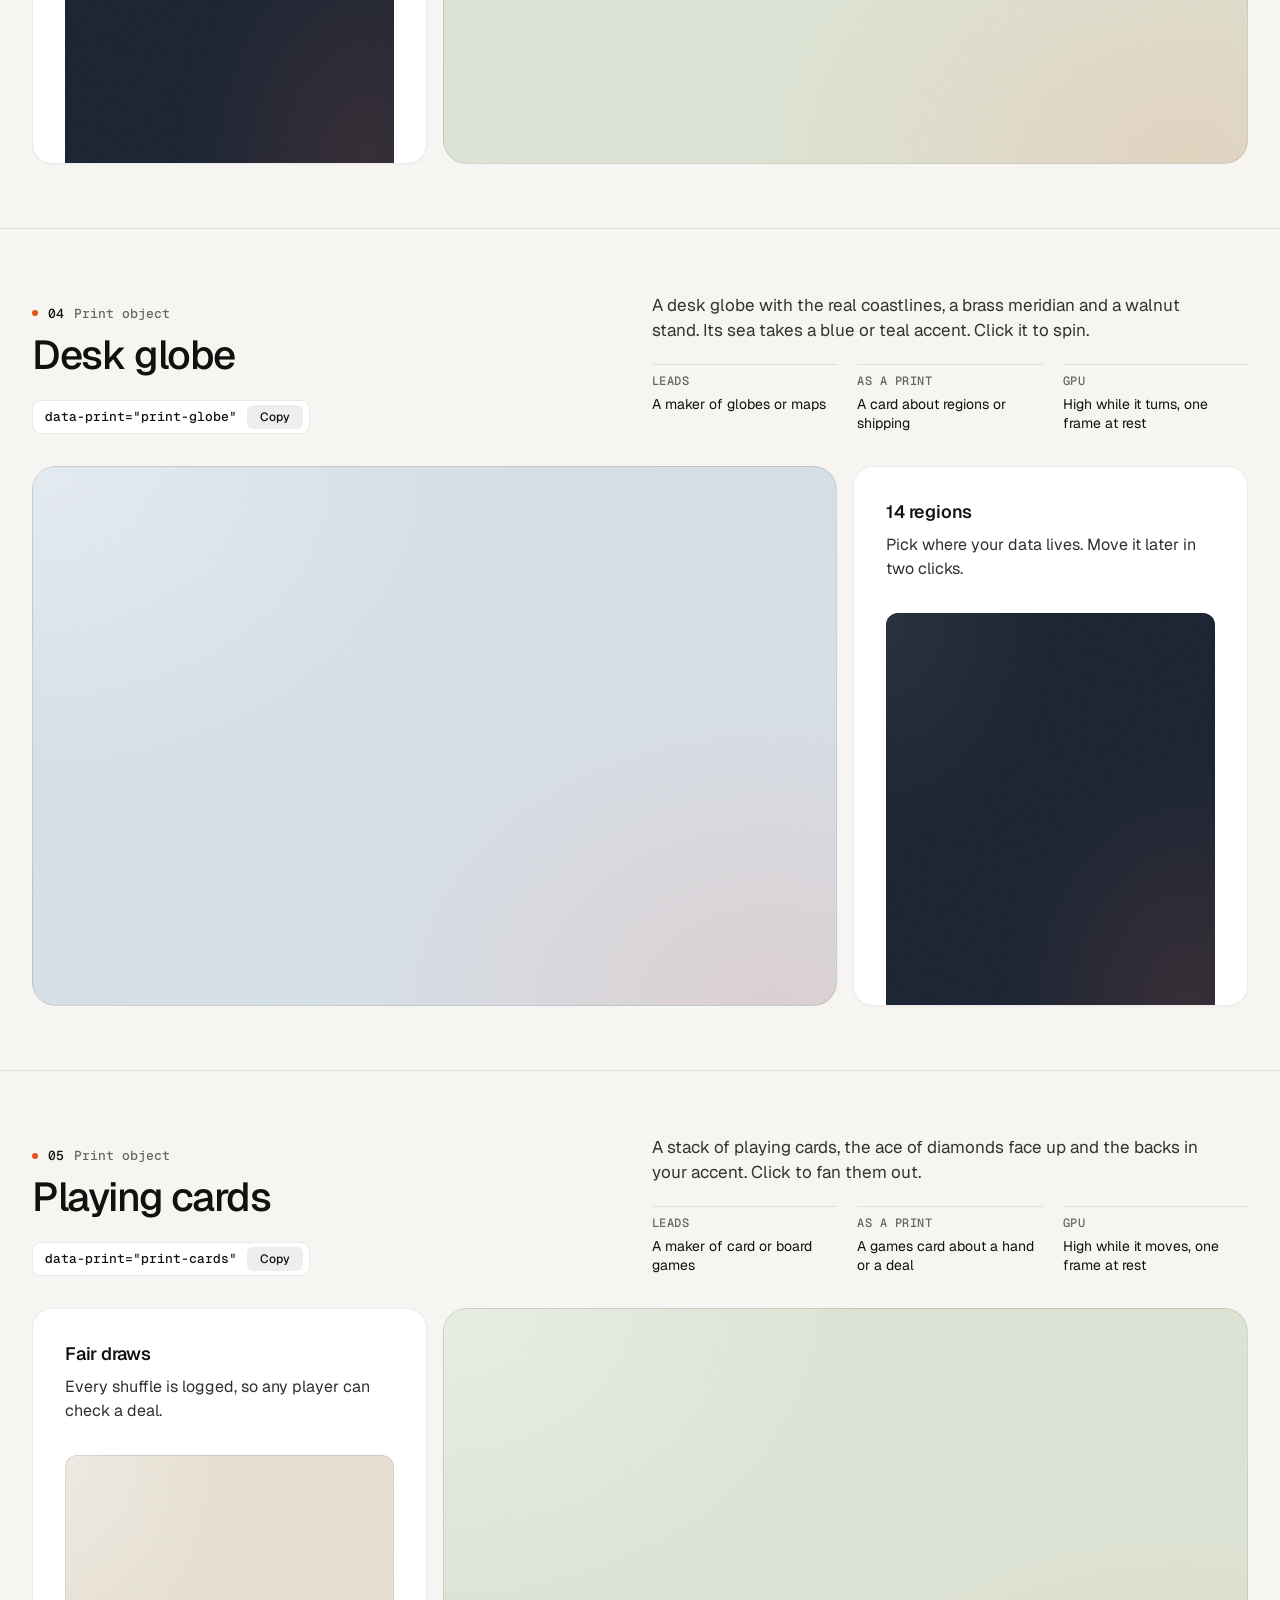
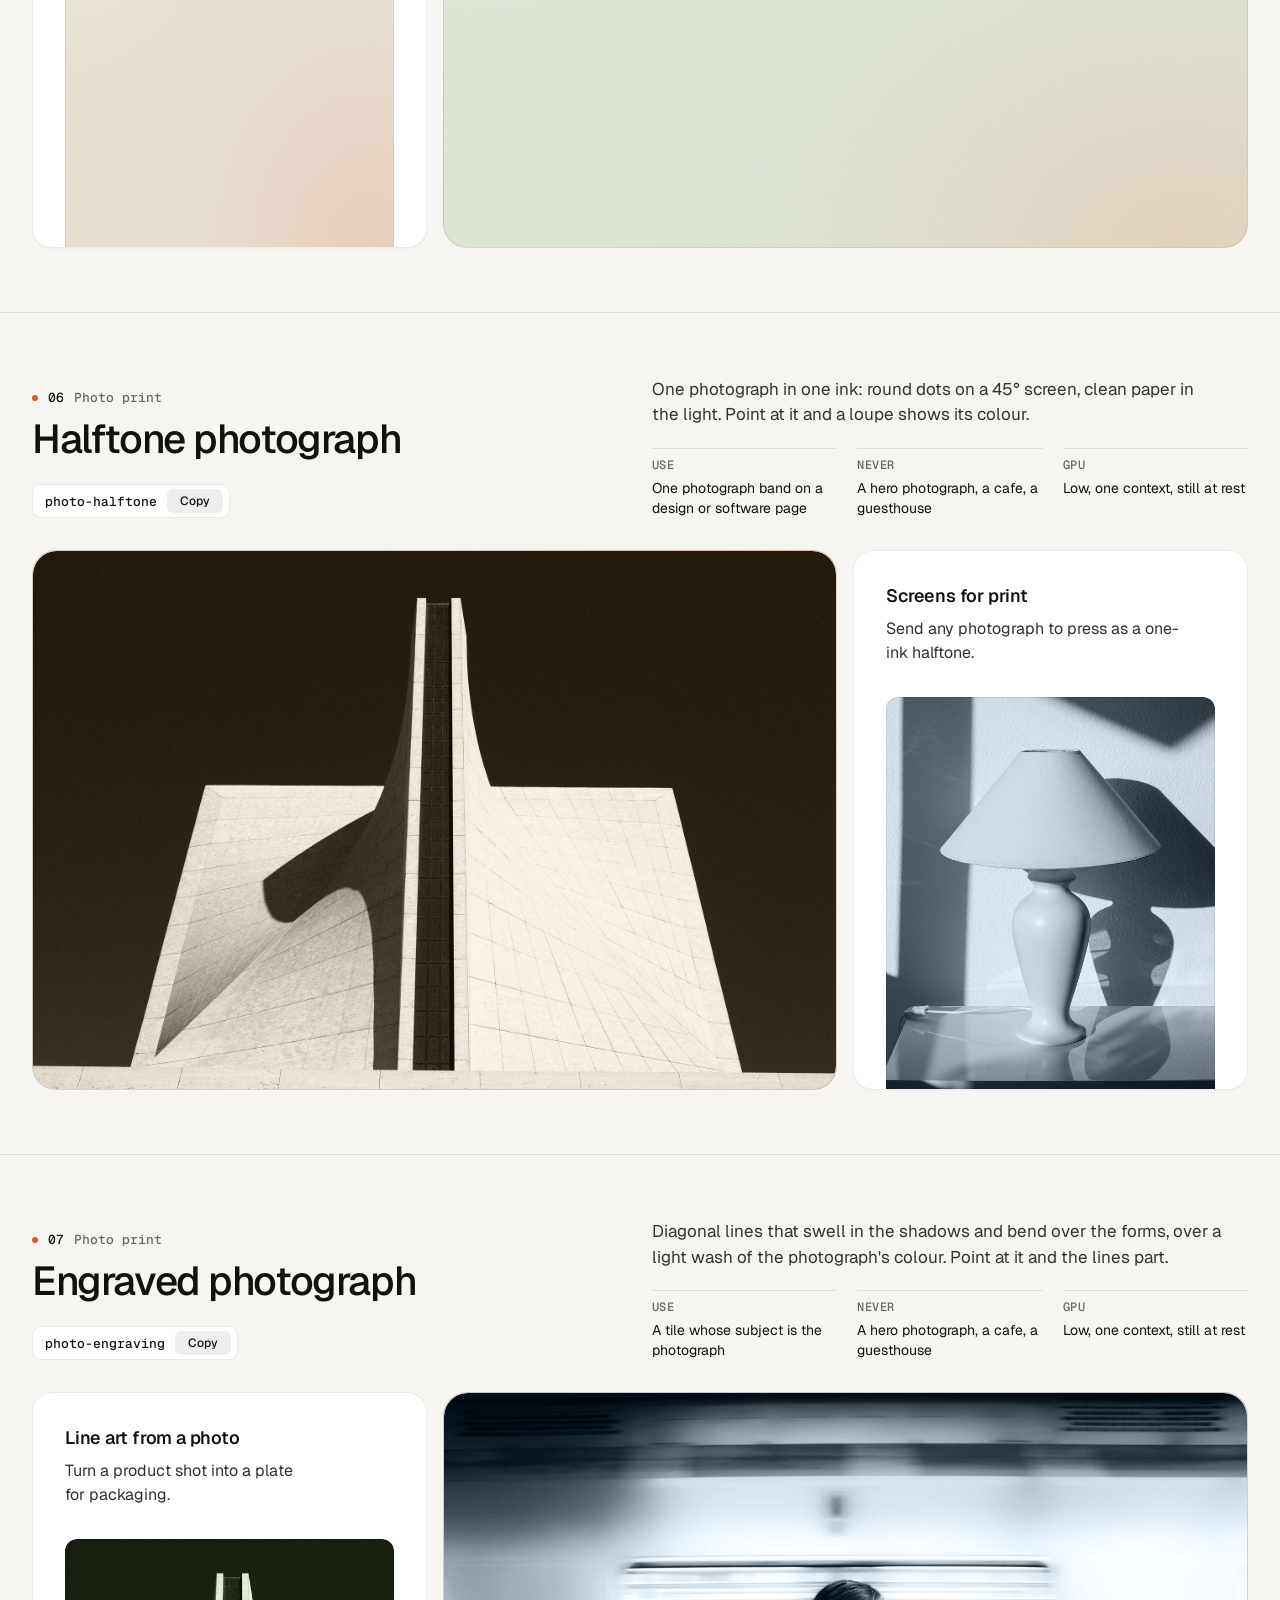
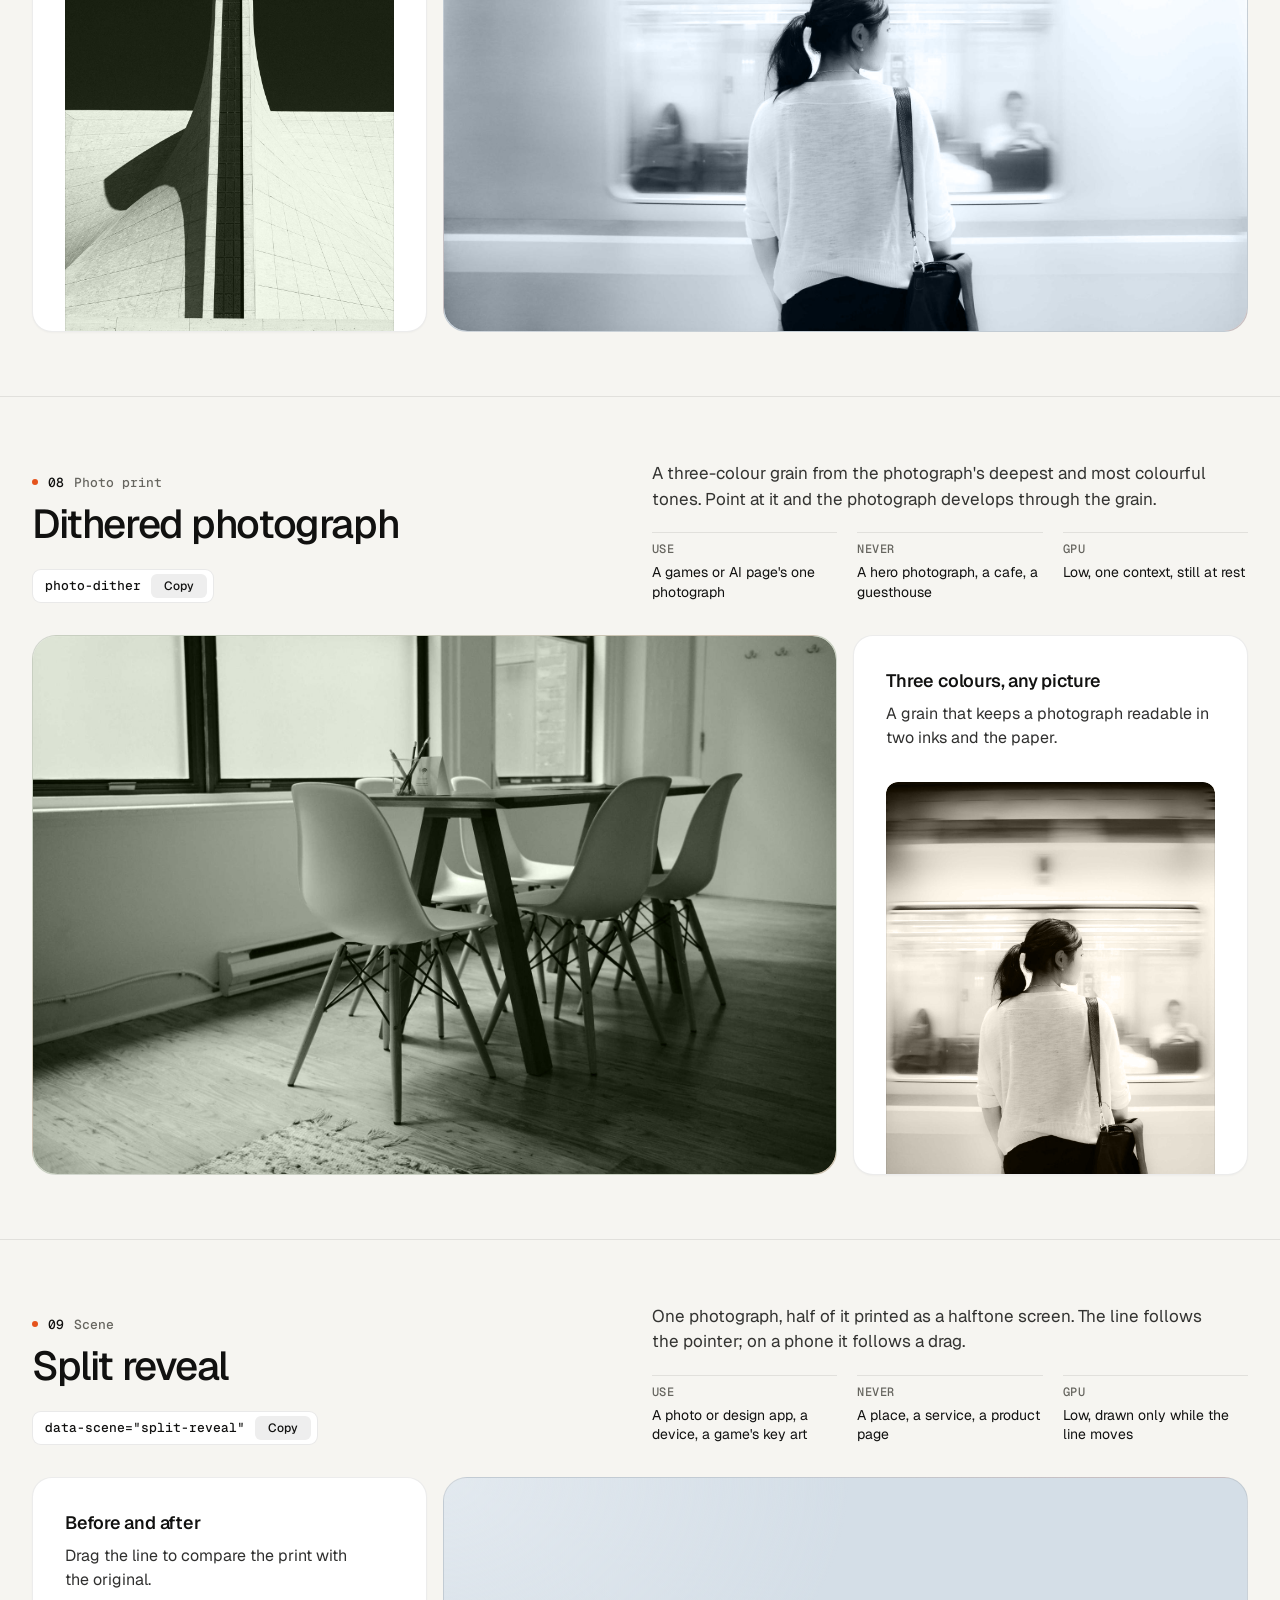
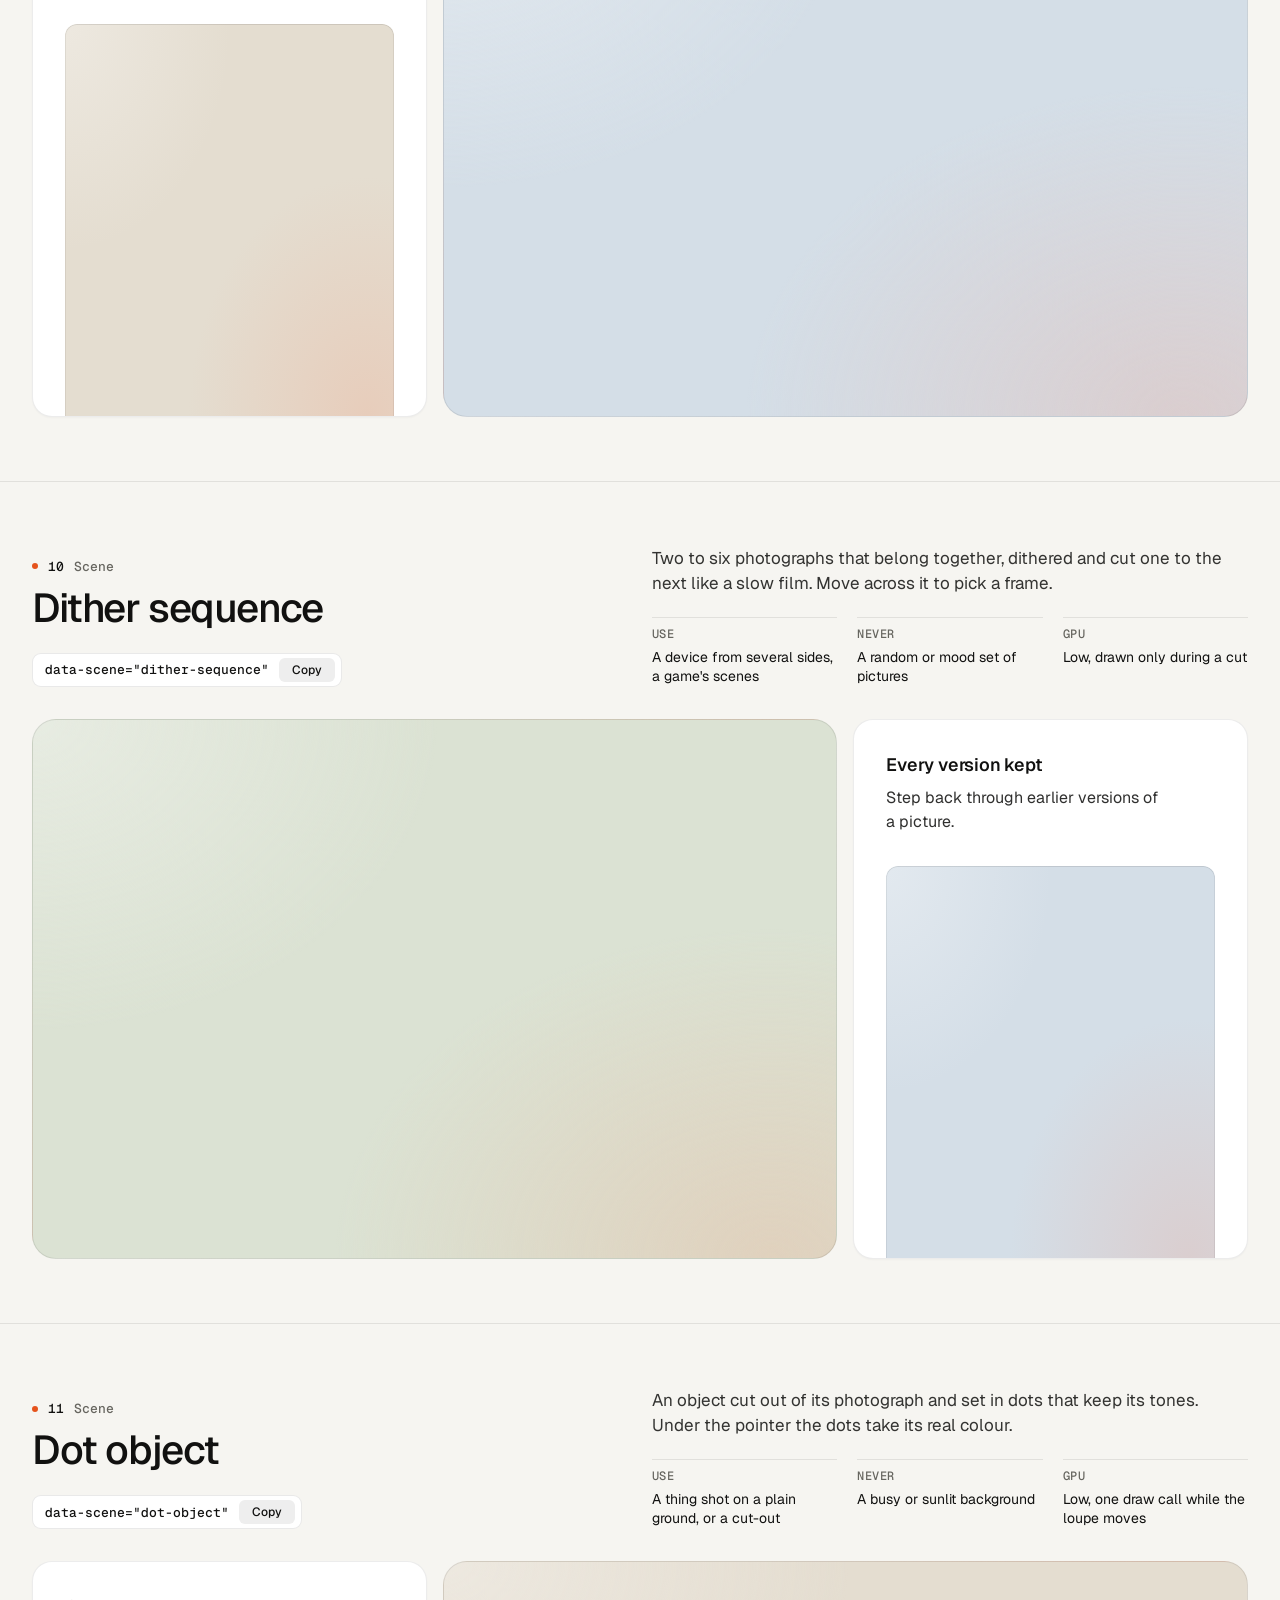
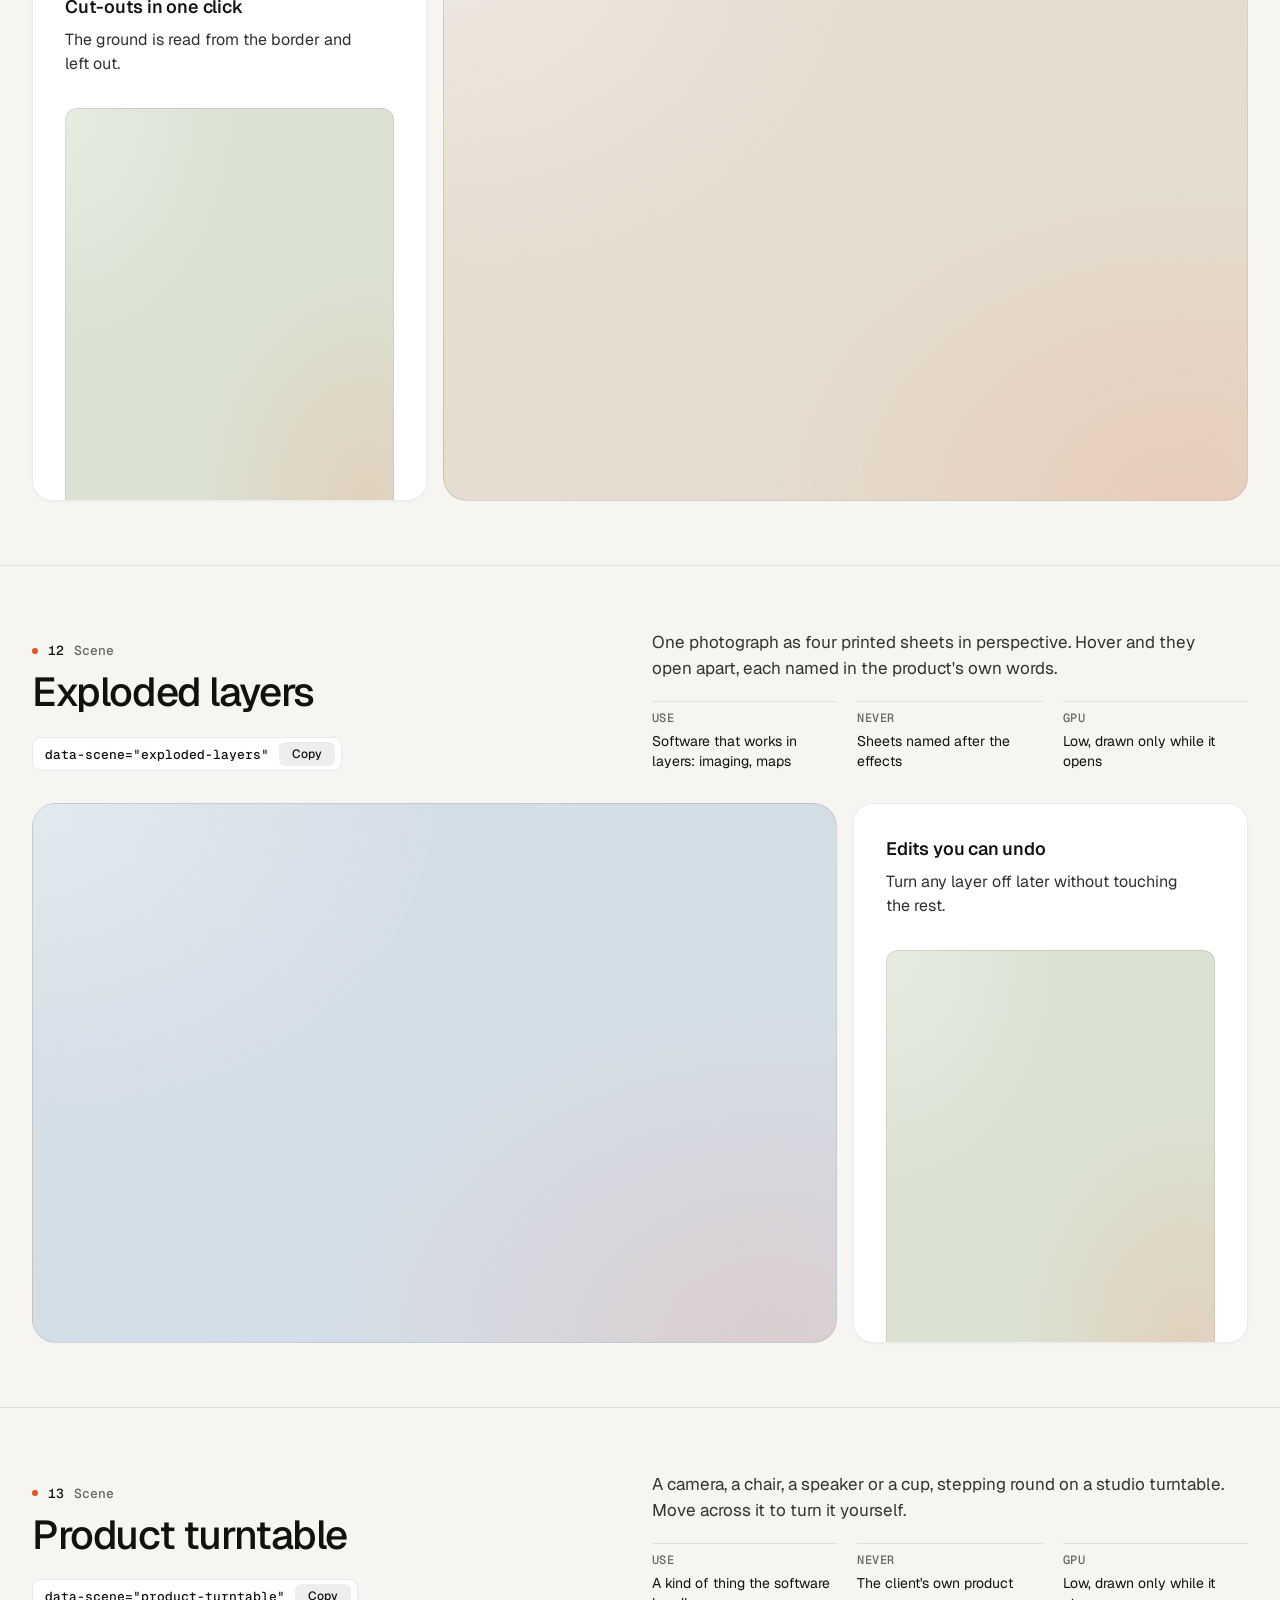
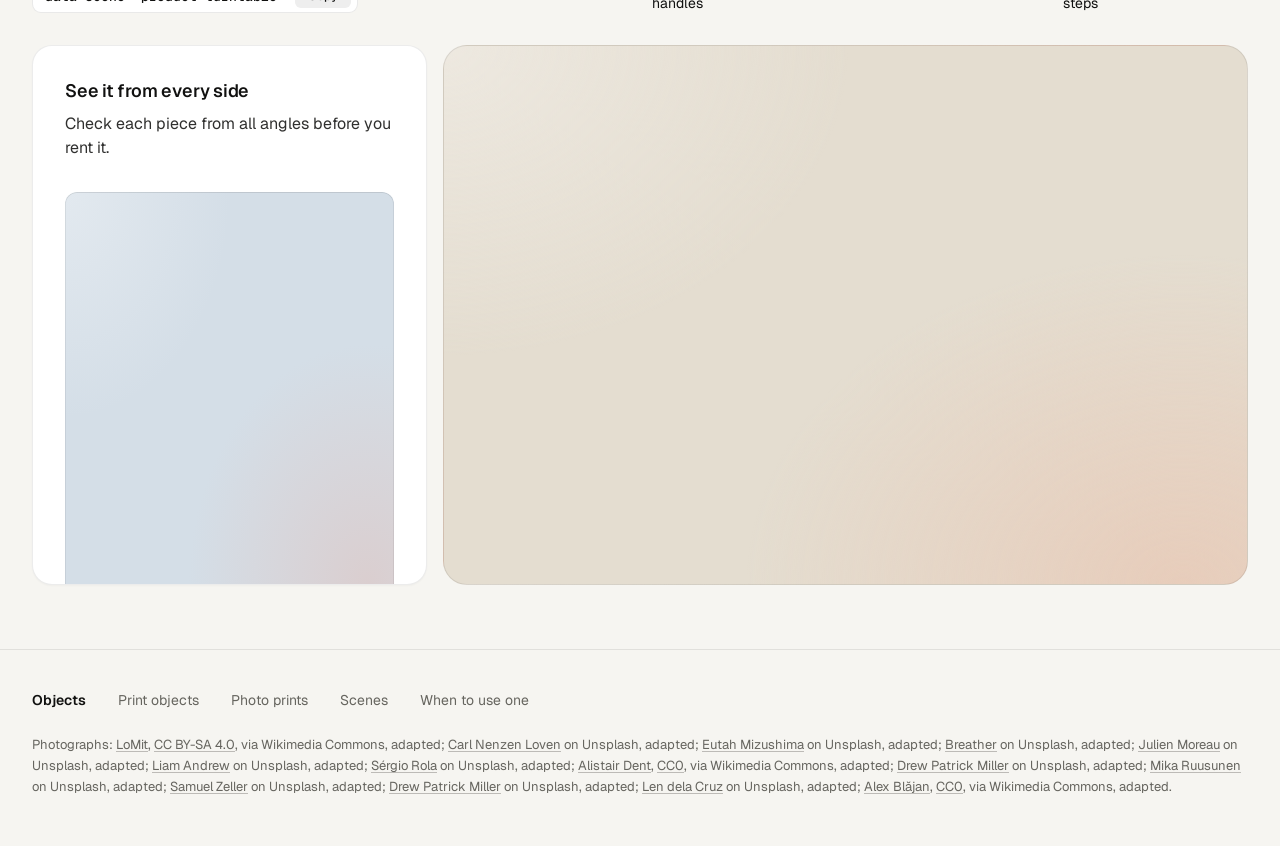
<file: assets/objects/index.html>
<!doctype html>
<html lang="en" data-palette="paper">
<head>
<script>window.__tpGlMax = 16;   /* a gallery shows many live effects at once; a page of a site keeps the default 4 (fx.js) */</script>
<meta charset="utf-8">
<meta name="viewport" content="width=device-width, initial-scale=1">
<title>Objects</title>
<meta name="description" content="Thirteen objects for one strong moment a page: products drawn in code, photographs printed by a shader, scenes that answer the pointer.">
<link rel="icon" href="data:,">
<link rel="preconnect" href="https://fonts.googleapis.com">
<link rel="preconnect" href="https://fonts.gstatic.com" crossorigin>
<link href="https://fonts.googleapis.com/css2?family=Geist:wght@300..700&family=Geist+Mono:wght@400;500&display=swap" rel="stylesheet">
<link rel="stylesheet" href="../ui/base.css">
<link rel="stylesheet" href="../ui/cards.css">
<style>
  /* palettes: page tokens, four grounds (--g1 sand, --g2 sky, --g3 sage, --g4 deep) and the globe's sea */
  :root {
    --font-text: "Geist", system-ui, sans-serif; --font-mono: "Geist Mono", ui-monospace, monospace;
    --ease: cubic-bezier(.2, .7, .2, 1);
    --gutter: 32px; --max: 1312px;
  }
  [data-palette="paper"] { --bg: #f6f5f1; --card: #ffffff; --surface: #ffffff; --ink: #111110; --muted: #66655f; --accent: #e5531c; --accent-ink: #ffffff;
    --g1: #e4ddd0; --g2: #d4dee7; --g3: #dbe2d3; --g4: #1a2230; --sea: #2f6aa8; --line: rgb(17 17 16 / 0.09); }
  [data-palette="stone"] { --bg: #e6e5e1; --card: #f3f2ef; --surface: #f3f2ef; --ink: #1a1b1d; --muted: #5d5e62; --accent: #2456d6; --accent-ink: #ffffff;
    --g1: #d6d5d0; --g2: #c9d4df; --g3: #dad3c6; --g4: #1d2633; --sea: #2456d6; --line: rgb(26 27 29 / 0.1); }
  [data-palette="graphite"] { --bg: #0b0b0c; --card: #141416; --surface: #141416; --ink: #f2f2ef; --muted: #96979c; --accent: #ff7a3c; --accent-ink: #120c08;
    --g1: #1e1d1b; --g2: #17202a; --g3: #1b201b; --g4: #23262c; --sea: #4f9be0; --line: rgb(242 242 239 / 0.09); }
  [data-palette="night"] { --bg: #070b14; --card: #0e1420; --surface: #0e1420; --ink: #e9edf3; --muted: #8b94a4; --accent: #5ab9fc; --accent-ink: #07101a;
    --g1: #121a29; --g2: #0f2231; --g3: #16202b; --g4: #1b2536; --sea: #5ab9fc; --line: rgb(233 237 243 / 0.09); }

  * { box-sizing: border-box; }
  html { scroll-padding-top: 64px; }
  html, body { margin: 0; }
  body { font-family: var(--font-text); background: var(--bg); color: var(--ink); -webkit-font-smoothing: antialiased; font-size: 16px; line-height: 1.5;
    transition: background-color 320ms var(--ease), color 320ms var(--ease); }
  a { color: inherit; }
  .wrap { max-width: var(--max); margin: 0 auto; padding: 0 var(--gutter); }

  /* ------------------------------------------------ the bar */
  .bar { position: sticky; top: 0; z-index: 30; background: color-mix(in oklab, var(--bg) 84%, transparent); backdrop-filter: blur(16px) saturate(1.2); border-bottom: 1px solid var(--line); }
  .bar__in { height: 64px; display: flex; align-items: center; gap: 32px; }
  .brand { display: inline-flex; align-items: center; gap: 10px; font-weight: 600; font-size: 15px; letter-spacing: -0.01em; text-decoration: none; }
  .brand svg { width: 22px; height: 22px; }
  .brand svg .a { fill: var(--accent); transition: transform 420ms var(--ease); transform-origin: 11px 11px; }
  .brand:hover svg .a { transform: rotate(90deg); }
  .nav { display: flex; gap: 24px; font-size: 14px; }
  .nav a { position: relative; text-decoration: none; color: var(--muted); transition: color 180ms ease; padding: 6px 0; }
  .nav a::after { content: ""; position: absolute; left: 0; right: 0; bottom: 0; height: 1px; background: currentColor; transform: scaleX(0); transform-origin: left; transition: transform 260ms var(--ease); }
  .nav a:hover { color: var(--ink); }
  .nav a:hover::after { transform: scaleX(1); }
  .sp { flex: 1; }
  .swatches { display: flex; align-items: center; gap: 6px; padding: 4px; border-radius: 999px; border: 1px solid var(--line); background: var(--card); }
  .sw { position: relative; width: 26px; height: 26px; border-radius: 50%; border: 0; padding: 0; cursor: pointer; background: linear-gradient(135deg, var(--s-bg) 0 50%, var(--s-ac) 50% 100%);
    box-shadow: inset 0 0 0 1px rgb(0 0 0 / 0.12); transition: transform 200ms var(--ease); }
  .sw::after { content: ""; position: absolute; inset: -3px; border-radius: 50%; box-shadow: 0 0 0 1.5px var(--ink); opacity: 0; transform: scale(0.8); transition: opacity 200ms ease, transform 260ms var(--ease); }
  .sw:hover { transform: scale(1.08); }
  .sw:active { transform: scale(0.94); }
  .sw[aria-pressed="true"]::after { opacity: 1; transform: scale(1); }
  .sw:focus-visible { outline: 2px solid var(--ink); outline-offset: 3px; }
  .sw-label { font-size: 13px; color: var(--muted); min-width: 60px; text-align: right; }

  /* ------------------------------------------------ grounds: a soft lit mesh of the ground's own tone, a fine grain */
  .gr, .card > .panel.gr { --calm-k: 0%; background-color: var(--pg);
    background-image:
      radial-gradient(80% 90% at 92% 100%, color-mix(in oklab, var(--accent) 13%, var(--pg)), transparent 68%),
      radial-gradient(70% 80% at 0% 0%, color-mix(in oklab, var(--lift, #ffffff) var(--lift-k, 34%), var(--pg)), transparent 72%); }
  .gr.dk, [data-palette="graphite"] .gr, [data-palette="night"] .gr { --lift: #ffffff; --lift-k: 6%; }
  .grain { position: absolute; inset: 0; z-index: 0; pointer-events: none; opacity: .32; mix-blend-mode: soft-light; border-radius: inherit;
    background-image: url("data:image/svg+xml;utf8,<svg xmlns='http://www.w3.org/2000/svg' width='160' height='160'><filter id='n'><feTurbulence type='fractalNoise' baseFrequency='.85' numOctaves='2' stitchTiles='stitch'/><feColorMatrix values='0 0 0 0 .5  0 0 0 0 .5  0 0 0 0 .5  0 0 0 .9 0'/></filter><rect width='100%' height='100%' filter='url(%23n)'/></svg>"); }
  .slot { position: absolute; inset: 0; z-index: 1; border-radius: inherit; }
  .slot > .host { position: absolute; inset: 0; border-radius: inherit; overflow: hidden; }

  /* ------------------------------------------------ hero */
  .hero { min-height: calc(100svh - 64px); display: grid; align-items: center; padding: 56px 0; }
  .hero__grid { display: grid; grid-template-columns: repeat(12, minmax(0, 1fr)); gap: 24px; align-items: center; }
  .hero__copy { grid-column: 1 / span 5; }
  .hero h1 { margin: 0; font-size: clamp(44px, 3.4vw + 12px, 72px); line-height: 1.02; letter-spacing: -0.045em; font-weight: 520; text-wrap: balance; }
  .hero__lede { margin: 24px 0 0; font-size: 19px; line-height: 1.5; color: var(--muted); max-width: 40ch; text-wrap: pretty; }
  .index { margin: 40px 0 0; padding: 0; list-style: none; border-top: 1px solid var(--line); max-width: 460px; }
  .index a { display: grid; grid-template-columns: 1fr auto 20px; align-items: center; gap: 16px; padding: 14px 0; border-bottom: 1px solid var(--line); text-decoration: none; font-size: 16px; font-weight: 500; }
  .index a span { font: 500 13px/1 var(--font-mono); color: var(--muted); }
  .index a svg { width: 16px; height: 16px; transition: transform 260ms var(--ease); }
  .index a:hover svg { transform: translateX(4px); }
  .hero__pics { grid-column: 7 / span 6; display: grid; grid-template-columns: 1fr 1fr; gap: 16px; height: min(70svh, 660px); min-height: 440px; }
  .pic { position: relative; overflow: clip; border-radius: 20px; border: 1px solid var(--line); isolation: isolate; }
  .pic img { position: absolute; inset: 0; width: 100%; height: 100%; object-fit: cover; object-position: 50% 42%; display: block; }
  .pic--down { margin-top: 48px; }

  /* ------------------------------------------------ an object, one screen */
  .obj { min-height: calc(100svh - 64px); display: grid; align-content: center; padding: 64px 0; border-top: 1px solid var(--line); }
  .obj__head { display: grid; grid-template-columns: repeat(12, minmax(0, 1fr)); gap: 24px; align-items: end; margin-bottom: 32px; }
  .obj__title { grid-column: 1 / span 5; }
  .obj__n { margin: 0 0 14px; font: 500 13px/1 var(--font-mono); color: var(--muted); display: flex; gap: 10px; align-items: center; }
  .obj__n b { color: var(--ink); font-weight: 500; }
  .obj__n i { width: 6px; height: 6px; border-radius: 50%; background: var(--accent); display: inline-block; }
  .obj h2 { margin: 0; font-size: clamp(34px, 1.9vw + 16px, 52px); line-height: 1.04; letter-spacing: -0.035em; font-weight: 520; text-wrap: balance; }
  .obj__about { grid-column: 7 / span 6; }
  .obj__line { margin: 0; font-size: 17px; line-height: 1.5; color: color-mix(in oklab, var(--ink) 82%, var(--bg)); max-width: 52ch; text-wrap: pretty; }
  .facts { display: grid; grid-template-columns: repeat(3, minmax(0, 1fr)); gap: 20px; margin: 20px 0 0; }
  .facts div { border-top: 1px solid var(--line); padding-top: 10px; }
  .facts dt { font: 500 12px/1 var(--font-mono); color: var(--muted); text-transform: uppercase; letter-spacing: .04em; }
  .facts dd { margin: 8px 0 0; font-size: 14px; line-height: 1.4; }
  .copy { margin-top: 24px; display: inline-flex; align-items: center; gap: 10px; height: 34px; padding: 0 6px 0 12px; border-radius: 9px; border: 1px solid var(--line);
    background: var(--card); color: var(--ink); font: 500 13px/1 var(--font-mono); cursor: pointer; transition: border-color 180ms ease, transform 160ms var(--ease); }
  .copy:hover { border-color: color-mix(in oklab, var(--ink) 24%, transparent); }
  .copy:active { transform: scale(0.97); }
  .copy:focus-visible { outline: 2px solid var(--ink); outline-offset: 2px; }
  .copy em { font-style: normal; display: inline-grid; place-items: center; height: 24px; padding: 0 8px; border-radius: 6px; background: color-mix(in oklab, var(--ink) 7%, transparent); font-family: var(--font-text); font-size: 12px; overflow: hidden; }
  .copy em span { grid-area: 1 / 1; transition: transform 260ms var(--ease), opacity 200ms ease; }
  .copy em span + span { transform: translateY(110%); opacity: 0; }
  .copy.done em span:first-child { transform: translateY(-110%); opacity: 0; }
  .copy.done em span + span { transform: none; opacity: 1; }

  .duo { display: grid; grid-template-columns: repeat(12, minmax(0, 1fr)); gap: 16px; height: clamp(400px, calc(100svh - 360px), 600px); }
  .big { grid-column: 1 / span 8; position: relative; overflow: clip; isolation: isolate; border-radius: 24px; border: 1px solid var(--line); }
  .duo .card { grid-column: 9 / span 4; }
  .obj:nth-of-type(even) .big { grid-column: 5 / span 8; grid-row: 1; }
  .obj:nth-of-type(even) .duo .card { grid-column: 1 / span 4; grid-row: 1; }
  .duo .card > .panel { flex: 1 1 auto; min-height: 0; }

  /* ------------------------------------------------ footer */
  .foot { border-top: 1px solid var(--line); padding: 40px 0 48px; font-size: 14px; color: var(--muted); }
  .foot__row { display: flex; flex-wrap: wrap; gap: 12px 32px; align-items: baseline; }
  .foot__row b { color: var(--ink); font-weight: 600; }
  .foot__row a { text-decoration: none; }
  .foot__row a:hover { color: var(--ink); }
  .credits { margin: 24px 0 0; font-size: 13px; line-height: 1.6; color: var(--muted); }
  .credits a { text-decoration: underline; text-decoration-color: color-mix(in oklab, currentColor 40%, transparent); text-underline-offset: 2px; }

  @media (max-width: 1023px) {
    .hero__copy, .hero__pics { grid-column: 1 / -1; }
    .hero__pics { height: auto; min-height: 0; }
    .pic { aspect-ratio: 3 / 4; }
    .obj__title, .obj__about { grid-column: 1 / -1; }
    .duo { height: auto; grid-template-columns: minmax(0, 1fr); }
    .big, .duo .card, .obj:nth-of-type(even) .big, .obj:nth-of-type(even) .duo .card { grid-column: 1 / -1; grid-row: auto; }
    .big { aspect-ratio: 4 / 3; }
    .duo .card > .panel { flex: none; height: 320px; }
  }
  @media (max-width: 760px) {
    :root { --gutter: 16px; }
    .nav, .sw-label { display: none; }
    .hero { padding: 32px 0 40px; }
    .hero__lede { font-size: 17px; }
    .hero__pics { gap: 10px; }
    .pic { border-radius: 16px; }
    .pic--down { margin-top: 28px; }
    .obj { padding: 72px 0; min-height: 0; }
    .obj .wrap { display: flex; flex-direction: column; }
    .obj__head, .obj__about { display: contents; }
    .obj__title { order: 1; margin-bottom: 16px; }
    .obj__line { order: 2; margin-bottom: 28px; }
    .duo { order: 3; }
    .facts { order: 4; margin-top: 28px; }
    .copy, .index { display: none; }
    .facts { grid-template-columns: minmax(0, 1fr); gap: 0; }
    .facts div { display: grid; grid-template-columns: 96px 1fr; gap: 12px; padding: 10px 0; }
    .facts dd { margin: 0; }
    .big { aspect-ratio: 4 / 5; border-radius: 18px; }
    .duo .card > .panel { height: 300px; }
  }
  @media (prefers-reduced-motion: reduce) { *, *::before, *::after { transition-duration: 0ms !important; } }
</style>
</head>
<body>
<header class="bar">
  <div class="wrap bar__in">
    <a class="brand" href="#top" aria-label="Objects, back to the top">
      <svg viewBox="0 0 22 22" aria-hidden="true"><rect x="1" y="1" width="20" height="20" rx="6" fill="currentColor"/><rect class="a" x="7" y="7" width="8" height="8" rx="2"/></svg>
      Objects
    </a>
    <nav class="nav" aria-label="Families">
      <a href="#print-cup">Print objects</a>
      <a href="#photo-halftone">Photo prints</a>
      <a href="#split-reveal">Scenes</a>
    </nav>
    <span class="sp"></span>
    <span class="sw-label" id="sw-label">Paper</span>
    <div class="swatches" role="group" aria-label="Palette">
      <button type="button" class="sw" data-pal="paper" aria-label="Paper" aria-pressed="true" style="--s-bg:#f6f5f1;--s-ac:#e5531c"></button>
      <button type="button" class="sw" data-pal="stone" aria-label="Stone" aria-pressed="false" style="--s-bg:#e6e5e1;--s-ac:#2456d6"></button>
      <button type="button" class="sw" data-pal="graphite" aria-label="Graphite" aria-pressed="false" style="--s-bg:#141416;--s-ac:#ff7a3c"></button>
      <button type="button" class="sw" data-pal="night" aria-label="Night" aria-pressed="false" style="--s-bg:#0e1420;--s-ac:#5ab9fc"></button>
    </div>
  </div>
</header>

<main id="top">
  <section class="hero">
    <div class="wrap hero__grid">
      <div class="hero__copy">
        <h1>Objects for one strong moment a page.</h1>
        <p class="hero__lede">Products drawn in code, photographs printed by a shader, and scenes that answer the pointer. A photograph leads where there is one. An object leads where there is none.</p>
        <ul class="index">
          <li><a href="#print-cup">Print objects <span>05</span><svg viewBox="0 0 16 16" fill="none" stroke="currentColor" stroke-width="1.5" aria-hidden="true"><path d="M3 8h10M9 4l4 4-4 4"/></svg></a></li>
          <li><a href="#photo-halftone">Photo prints <span>03</span><svg viewBox="0 0 16 16" fill="none" stroke="currentColor" stroke-width="1.5" aria-hidden="true"><path d="M3 8h10M9 4l4 4-4 4"/></svg></a></li>
          <li><a href="#split-reveal">Scenes <span>05</span><svg viewBox="0 0 16 16" fill="none" stroke="currentColor" stroke-width="1.5" aria-hidden="true"><path d="M3 8h10M9 4l4 4-4 4"/></svg></a></li>
        </ul>
      </div>
      <div class="hero__pics">
        <div class="pic"><img src="photo-kit/photos/lamp.jpg" width="1280" height="1757" alt="Cream ceramic table lamp on a glossy side table in low sun" decoding="async"></div>
        <article class="pic pic--down gr" style="--pg: var(--g1)" aria-label="A balanced-arm desk lamp">
          <div class="grain"></div>
          <div class="slot" data-slot='{"kind":"print","id":"print-lamp","place":"card","ground":"g1","params":{"size":1.06,"x":-0.08,"y":-0.2}}'></div>
        </article>
      </div>
    </div>
  </section>

  <!-- ===================================================== print objects -->
  <section class="obj" id="print-cup">
    <div class="wrap">
      <div class="obj__head">
        <div class="obj__title"><p class="obj__n"><i></i><b>01</b> Print object</p><h2>Cup and saucer</h2>
          <button type="button" class="copy" data-copy='<div data-print="print-cup" data-print-place="card"></div>'>data-print="print-cup"<em><span>Copy</span><span>Copied</span></em></button></div>
        <div class="obj__about">
          <p class="obj__line">A porcelain cup of coffee on its saucer, the glaze in your accent. Click it to stir.</p>
          <dl class="facts"><div><dt>Leads</dt><dd>A tableware maker with no photographs</dd></div><div><dt>As a print</dt><dd>A software card about a morning</dd></div><div><dt>GPU</dt><dd>High while it turns, one frame at rest</dd></div></dl>
        </div>
      </div>
      <div class="duo">
        <article class="big gr" style="--pg: var(--g1)"><div class="grain"></div>
          <div class="slot" data-slot='{"kind":"print","id":"print-cup","place":"hero","ground":"g1","params":{"size":0.96,"x":0.16,"y":-0.04}}'></div></article>
        <article class="card"><h3>Morning digest</h3><p>One email at 8:00 with everything that changed overnight.</p>
          <div class="panel gr" style="--pg: var(--g2)"><div class="grain"></div>
            <div class="slot" data-slot='{"kind":"print","id":"print-cup","place":"card","ground":"g2","params":{"effect":"halftone","turn":0}}'></div></div></article>
      </div>
    </div>
  </section>

  <section class="obj" id="print-wheel">
    <div class="wrap">
      <div class="obj__head">
        <div class="obj__title"><p class="obj__n"><i></i><b>02</b> Print object</p><h2>Bicycle wheel</h2>
          <button type="button" class="copy" data-copy='<div data-print="print-wheel" data-print-place="card"></div>'>data-print="print-wheel"<em><span>Copy</span><span>Copied</span></em></button></div>
        <div class="obj__about">
          <p class="obj__line">A road wheel with a tan-wall tyre, an alloy rim and 24 spokes, the hub in your accent. Click it to spin it up.</p>
          <dl class="facts"><div><dt>Leads</dt><dd>A maker of wheels or hubs, never a whole bike</dd></div><div><dt>As a print</dt><dd>A card about speed or a mechanism</dd></div><div><dt>GPU</dt><dd>High while it turns, one frame at rest</dd></div></dl>
        </div>
      </div>
      <div class="duo">
        <article class="big gr" style="--pg: var(--g2)"><div class="grain"></div>
          <div class="slot" data-slot='{"kind":"print","id":"print-wheel","place":"card","ground":"g2","params":{"size":1.34,"x":-0.08,"y":-0.3}}'></div></article>
        <article class="card"><h3>Background sync</h3><p>Runs every five minutes, whether the app is open or not.</p>
          <div class="panel gr" style="--pg: var(--g3)"><div class="grain"></div>
            <div class="slot" data-slot='{"kind":"print","id":"print-wheel","place":"card","ground":"g3","params":{"effect":"halftone","turn":0}}'></div></div></article>
      </div>
    </div>
  </section>

  <section class="obj" id="print-lamp">
    <div class="wrap">
      <div class="obj__head">
        <div class="obj__title"><p class="obj__n"><i></i><b>03</b> Print object</p><h2>Desk lamp</h2>
          <button type="button" class="copy" data-copy='<div data-print="print-lamp" data-print-place="card"></div>'>data-print="print-lamp"<em><span>Copy</span><span>Copied</span></em></button></div>
        <div class="obj__about">
          <p class="obj__line">A balanced-arm desk lamp on chrome springs, the base and shade enamelled in your accent. Click it to switch it on.</p>
          <dl class="facts"><div><dt>Leads</dt><dd>A lighting maker with no photographs</dd></div><div><dt>As a print</dt><dd>A card about focus or working late</dd></div><div><dt>GPU</dt><dd>High while it moves, one frame at rest</dd></div></dl>
        </div>
      </div>
      <div class="duo">
        <article class="big gr" style="--pg: var(--g3)"><div class="grain"></div>
          <div class="slot" data-slot='{"kind":"print","id":"print-lamp","place":"hero","ground":"g3","params":{"size":0.98,"x":0.14,"y":-0.06,"angle":-24}}'></div></article>
        <article class="card"><h3>Focus mode</h3><p>Alerts wait until you switch it off.</p>
          <div class="panel gr dk" style="--pg: var(--g4)"><div class="grain"></div>
            <div class="slot" data-slot='{"kind":"print","id":"print-lamp","place":"card","ground":"g4","params":{"effect":"dither","step":1,"turn":0}}' aria-label="A desk lamp, switched on"></div></div></article>
      </div>
    </div>
  </section>

  <section class="obj" id="print-globe">
    <div class="wrap">
      <div class="obj__head">
        <div class="obj__title"><p class="obj__n"><i></i><b>04</b> Print object</p><h2>Desk globe</h2>
          <button type="button" class="copy" data-copy='<div data-print="print-globe" data-print-place="card" data-print-params=&apos;{"effect":"engrave"}&apos;></div>'>data-print="print-globe"<em><span>Copy</span><span>Copied</span></em></button></div>
        <div class="obj__about">
          <p class="obj__line">A desk globe with the real coastlines, a brass meridian and a walnut stand. Its sea takes a blue or teal accent. Click it to spin.</p>
          <dl class="facts"><div><dt>Leads</dt><dd>A maker of globes or maps</dd></div><div><dt>As a print</dt><dd>A card about regions or shipping</dd></div><div><dt>GPU</dt><dd>High while it turns, one frame at rest</dd></div></dl>
        </div>
      </div>
      <div class="duo">
        <article class="big gr" style="--pg: var(--g2)"><div class="grain"></div>
          <div class="slot" data-slot='{"kind":"print","id":"print-globe","place":"card","ground":"g2","sea":true,"params":{"size":1.3,"x":-0.1,"y":-0.3}}'></div></article>
        <article class="card"><h3>14 regions</h3><p>Pick where your data lives. Move it later in two clicks.</p>
          <div class="panel gr dk" style="--pg: var(--g4)"><div class="grain"></div>
            <div class="slot" data-slot='{"kind":"print","id":"print-globe","place":"card","ground":"g4","sea":true,"params":{"effect":"engrave","turn":0}}'></div></div></article>
      </div>
    </div>
  </section>

  <section class="obj" id="print-cards">
    <div class="wrap">
      <div class="obj__head">
        <div class="obj__title"><p class="obj__n"><i></i><b>05</b> Print object</p><h2>Playing cards</h2>
          <button type="button" class="copy" data-copy='<div data-print="print-cards" data-print-place="card"></div>'>data-print="print-cards"<em><span>Copy</span><span>Copied</span></em></button></div>
        <div class="obj__about">
          <p class="obj__line">A stack of playing cards, the ace of diamonds face up and the backs in your accent. Click to fan them out.</p>
          <dl class="facts"><div><dt>Leads</dt><dd>A maker of card or board games</dd></div><div><dt>As a print</dt><dd>A games card about a hand or a deal</dd></div><div><dt>GPU</dt><dd>High while it moves, one frame at rest</dd></div></dl>
        </div>
      </div>
      <div class="duo">
        <article class="big gr" style="--pg: var(--g3)"><div class="grain"></div>
          <div class="slot" data-slot='{"kind":"print","id":"print-cards","place":"hero","ground":"g3","params":{"size":0.98,"x":0.16,"y":-0.04}}'></div></article>
        <article class="card"><h3>Fair draws</h3><p>Every shuffle is logged, so any player can check a deal.</p>
          <div class="panel gr" style="--pg: var(--g1)"><div class="grain"></div>
            <div class="slot" data-slot='{"kind":"print","id":"print-cards","place":"card","ground":"g1","params":{"effect":"halftone","turn":0}}'></div></div></article>
      </div>
    </div>
  </section>

  <!-- ===================================================== photo prints -->
  <section class="obj" id="photo-halftone">
    <div class="wrap">
      <div class="obj__head">
        <div class="obj__title"><p class="obj__n"><i></i><b>06</b> Photo print</p><h2>Halftone photograph</h2>
          <button type="button" class="copy" data-copy="import print from './assets/objects/photo-halftone/object.js'; print.mount(frame, { palette: fx.readPalette(frame) });">photo-halftone<em><span>Copy</span><span>Copied</span></em></button></div>
        <div class="obj__about">
          <p class="obj__line">One photograph in one ink: round dots on a 45° screen, clean paper in the light. Point at it and a loupe shows its colour.</p>
          <dl class="facts"><div><dt>Use</dt><dd>One photograph band on a design or software page</dd></div><div><dt>Never</dt><dd>A hero photograph, a cafe, a guesthouse</dd></div><div><dt>GPU</dt><dd>Low, one context, still at rest</dd></div></dl>
        </div>
      </div>
      <div class="duo">
        <article class="big gr" style="--pg: var(--g1)">
          <div class="slot" data-slot='{"kind":"photo","id":"photo-halftone","ground":"g1","photo":"concrete"}'></div></article>
        <article class="card"><h3>Screens for print</h3><p>Send any photograph to press as a one-ink halftone.</p>
          <div class="panel gr" style="--pg: var(--g2)">
            <div class="slot" data-slot='{"kind":"photo","id":"photo-halftone","ground":"g2","photo":"lamp","params":{"tint":1}}'></div></div></article>
      </div>
    </div>
  </section>

  <section class="obj" id="photo-engraving">
    <div class="wrap">
      <div class="obj__head">
        <div class="obj__title"><p class="obj__n"><i></i><b>07</b> Photo print</p><h2>Engraved photograph</h2>
          <button type="button" class="copy" data-copy="import print from './assets/objects/photo-engraving/object.js'; print.mount(frame, { palette: fx.readPalette(frame) });">photo-engraving<em><span>Copy</span><span>Copied</span></em></button></div>
        <div class="obj__about">
          <p class="obj__line">Diagonal lines that swell in the shadows and bend over the forms, over a light wash of the photograph's colour. Point at it and the lines part.</p>
          <dl class="facts"><div><dt>Use</dt><dd>A tile whose subject is the photograph</dd></div><div><dt>Never</dt><dd>A hero photograph, a cafe, a guesthouse</dd></div><div><dt>GPU</dt><dd>Low, one context, still at rest</dd></div></dl>
        </div>
      </div>
      <div class="duo">
        <article class="big gr" style="--pg: var(--g2)">
          <div class="slot" data-slot='{"kind":"photo","id":"photo-engraving","ground":"g2","photo":"platform","photoDark":"concrete"}'></div></article>
        <article class="card"><h3>Line art from a photo</h3><p>Turn a product shot into a plate for packaging.</p>
          <div class="panel gr" style="--pg: var(--g3)">
            <div class="slot" data-slot='{"kind":"photo","id":"photo-engraving","ground":"g3","photo":"concrete","photoDark":"room"}'></div></div></article>
      </div>
    </div>
  </section>

  <section class="obj" id="photo-dither">
    <div class="wrap">
      <div class="obj__head">
        <div class="obj__title"><p class="obj__n"><i></i><b>08</b> Photo print</p><h2>Dithered photograph</h2>
          <button type="button" class="copy" data-copy="import print from './assets/objects/photo-dither/object.js'; print.mount(frame, { palette: fx.readPalette(frame) });">photo-dither<em><span>Copy</span><span>Copied</span></em></button></div>
        <div class="obj__about">
          <p class="obj__line">A three-colour grain from the photograph's deepest and most colourful tones. Point at it and the photograph develops through the grain.</p>
          <dl class="facts"><div><dt>Use</dt><dd>A games or AI page's one photograph</dd></div><div><dt>Never</dt><dd>A hero photograph, a cafe, a guesthouse</dd></div><div><dt>GPU</dt><dd>Low, one context, still at rest</dd></div></dl>
        </div>
      </div>
      <div class="duo">
        <article class="big gr" style="--pg: var(--g3)">
          <div class="slot" data-slot='{"kind":"photo","id":"photo-dither","ground":"g3","photo":"room"}'></div></article>
        <article class="card"><h3>Three colours, any picture</h3><p>A grain that keeps a photograph readable in two inks and the paper.</p>
          <div class="panel gr" style="--pg: var(--g1)">
            <div class="slot" data-slot='{"kind":"photo","id":"photo-dither","ground":"g1","photo":"platform"}'></div></div></article>
      </div>
    </div>
  </section>

  <!-- ===================================================== scenes -->
  <section class="obj" id="split-reveal">
    <div class="wrap">
      <div class="obj__head">
        <div class="obj__title"><p class="obj__n"><i></i><b>09</b> Scene</p><h2>Split reveal</h2>
          <button type="button" class="copy" data-copy='<div data-scene="split-reveal" data-scene-src="assets/img/photo.jpg"></div>'>data-scene="split-reveal"<em><span>Copy</span><span>Copied</span></em></button></div>
        <div class="obj__about">
          <p class="obj__line">One photograph, half of it printed as a halftone screen. The line follows the pointer; on a phone it follows a drag.</p>
          <dl class="facts"><div><dt>Use</dt><dd>A photo or design app, a device, a game's key art</dd></div><div><dt>Never</dt><dd>A place, a service, a product page</dd></div><div><dt>GPU</dt><dd>Low, drawn only while the line moves</dd></div></dl>
        </div>
      </div>
      <div class="duo">
        <article class="big gr" style="--pg: var(--g2)">
          <div class="slot" data-slot='{"kind":"scene","id":"split-reveal","ground":"g2","src":"default"}'></div></article>
        <article class="card"><h3>Before and after</h3><p>Drag the line to compare the print with the original.</p>
          <div class="panel gr" style="--pg: var(--g1)">
            <div class="slot" data-slot='{"kind":"scene","id":"split-reveal","ground":"g1","src":"roof","params":{"side":"right","split":0.42}}'></div></div></article>
      </div>
    </div>
  </section>

  <section class="obj" id="dither-sequence">
    <div class="wrap">
      <div class="obj__head">
        <div class="obj__title"><p class="obj__n"><i></i><b>10</b> Scene</p><h2>Dither sequence</h2>
          <button type="button" class="copy" data-copy='<div data-scene="dither-sequence" data-scene-src=&apos;[{"src":"a.jpg"},{"src":"b.jpg"}]&apos;></div>'>data-scene="dither-sequence"<em><span>Copy</span><span>Copied</span></em></button></div>
        <div class="obj__about">
          <p class="obj__line">Two to six photographs that belong together, dithered and cut one to the next like a slow film. Move across it to pick a frame.</p>
          <dl class="facts"><div><dt>Use</dt><dd>A device from several sides, a game's scenes</dd></div><div><dt>Never</dt><dd>A random or mood set of pictures</dd></div><div><dt>GPU</dt><dd>Low, drawn only during a cut</dd></div></dl>
        </div>
      </div>
      <div class="duo">
        <article class="big gr" style="--pg: var(--g3)">
          <div class="slot" data-slot='{"kind":"scene","id":"dither-sequence","ground":"g3","src":"default"}'></div></article>
        <article class="card"><h3>Every version kept</h3><p>Step back through earlier versions of a picture.</p>
          <div class="panel gr" style="--pg: var(--g2)">
            <div class="slot" data-slot='{"kind":"scene","id":"dither-sequence","ground":"g2","src":"spirals","params":{"fit":"contain","autoplay":0}}'></div></div></article>
      </div>
    </div>
  </section>

  <section class="obj" id="dot-object">
    <div class="wrap">
      <div class="obj__head">
        <div class="obj__title"><p class="obj__n"><i></i><b>11</b> Scene</p><h2>Dot object</h2>
          <button type="button" class="copy" data-copy='<div data-scene="dot-object" data-scene-src="assets/img/object-on-white.jpg"></div>'>data-scene="dot-object"<em><span>Copy</span><span>Copied</span></em></button></div>
        <div class="obj__about">
          <p class="obj__line">An object cut out of its photograph and set in dots that keep its tones. Under the pointer the dots take its real colour.</p>
          <dl class="facts"><div><dt>Use</dt><dd>A thing shot on a plain ground, or a cut-out</dd></div><div><dt>Never</dt><dd>A busy or sunlit background</dd></div><div><dt>GPU</dt><dd>Low, one draw call while the loupe moves</dd></div></dl>
        </div>
      </div>
      <div class="duo">
        <article class="big gr" style="--pg: var(--g1)">
          <div class="slot" data-slot='{"kind":"scene","id":"dot-object","ground":"g1","src":"default"}'></div></article>
        <article class="card"><h3>Cut-outs in one click</h3><p>The ground is read from the border and left out.</p>
          <div class="panel gr" style="--pg: var(--g3)">
            <div class="slot" data-slot='{"kind":"scene","id":"dot-object","ground":"g3","src":"dahlia"}'></div></div></article>
      </div>
    </div>
  </section>

  <section class="obj" id="exploded-layers">
    <div class="wrap">
      <div class="obj__head">
        <div class="obj__title"><p class="obj__n"><i></i><b>12</b> Scene</p><h2>Exploded layers</h2>
          <button type="button" class="copy" data-copy='<div data-scene="exploded-layers" data-scene-src="assets/img/photo.jpg" data-scene-params=&apos;{"names":["Photo","Colour","Light","Depth"]}&apos;></div>'>data-scene="exploded-layers"<em><span>Copy</span><span>Copied</span></em></button></div>
        <div class="obj__about">
          <p class="obj__line">One photograph as four printed sheets in perspective. Hover and they open apart, each named in the product's own words.</p>
          <dl class="facts"><div><dt>Use</dt><dd>Software that works in layers: imaging, maps</dd></div><div><dt>Never</dt><dd>Sheets named after the effects</dd></div><div><dt>GPU</dt><dd>Low, drawn only while it opens</dd></div></dl>
        </div>
      </div>
      <div class="duo">
        <article class="big gr" style="--pg: var(--g2)">
          <div class="slot" data-slot='{"kind":"scene","id":"exploded-layers","ground":"g2","src":"default","params":{"names":["Photo","Colour","Light","Depth"]}}'></div></article>
        <article class="card"><h3>Edits you can undo</h3><p>Turn any layer off later without touching the rest.</p>
          <div class="panel gr" style="--pg: var(--g3)">
            <div class="slot" data-slot='{"kind":"scene","id":"exploded-layers","ground":"g3","src":"lattice"}'></div></div></article>
      </div>
    </div>
  </section>

  <section class="obj" id="product-turntable">
    <div class="wrap">
      <div class="obj__head">
        <div class="obj__title"><p class="obj__n"><i></i><b>13</b> Scene</p><h2>Product turntable</h2>
          <button type="button" class="copy" data-copy='<div data-scene="product-turntable" data-scene-params=&apos;{"form":"chair"}&apos;></div>'>data-scene="product-turntable"<em><span>Copy</span><span>Copied</span></em></button></div>
        <div class="obj__about">
          <p class="obj__line">A camera, a chair, a speaker or a cup, stepping round on a studio turntable. Move across it to turn it yourself.</p>
          <dl class="facts"><div><dt>Use</dt><dd>A kind of thing the software handles</dd></div><div><dt>Never</dt><dd>The client's own product</dd></div><div><dt>GPU</dt><dd>Low, drawn only while it steps</dd></div></dl>
        </div>
      </div>
      <div class="duo">
        <article class="big gr" style="--pg: var(--g1)">
          <div class="slot" data-slot='{"kind":"scene","id":"product-turntable","ground":"g1","params":{"form":"camera"}}' aria-label="A camera on a turntable"></div></article>
        <article class="card"><h3>See it from every side</h3><p>Check each piece from all angles before you rent it.</p>
          <div class="panel gr" style="--pg: var(--g2)">
            <div class="slot" data-slot='{"kind":"scene","id":"product-turntable","ground":"g2","params":{"form":"chair","start":-40,"autoplay":0}}' aria-label="A side chair"></div></div></article>
      </div>
    </div>
  </section>
</main>

<footer class="foot">
  <div class="wrap">
    <div class="foot__row">
      <b>Objects</b>
      <a href="_print-core/README.md">Print objects</a>
      <a href="photo-kit/README.md">Photo prints</a>
      <a href="_scenes/README.md">Scenes</a>
      <a href="../../references/effects-objects.md">When to use one</a>
    </div>
    <p class="credits" id="credits"></p>
  </div>
</footer>

<script type="module">
  /*
    The showcase's own mounting: every [data-slot] mounts when it comes near the screen and is destroyed
    when it leaves, and never more than MAX are mounted at once, so the page holds at most 4 live WebGL
    contexts (each mounted object holds one at most; still print objects hold none).
  */
  import fx from '../effects/fx.js';
  import { creditsLine } from './photo-kit/photo.js';
  import { DEFAULT_PHOTO as SPLIT } from './split-reveal/object.js';
  import { DEFAULT_SEQUENCE } from './dither-sequence/object.js';
  import { DEFAULT_PHOTO as TULIP } from './dot-object/object.js';
  import { DEFAULT_PHOTO as MIXER } from './exploded-layers/object.js';

  const MAX = 4, CAP = { print: 4, photo: 3, scene: 4 };
  const root = document.documentElement;
  const q = new URLSearchParams(location.search);
  const U = 'https://unsplash.com/license', CC0 = 'https://creativecommons.org/publicdomain/zero/1.0/';
  const SRC = {
    roof: { id: 618, ratio: 1.5, alt: 'Curving glass and steel lattice roof in black and white', by: 'Mika Ruusunen', licence: 'Unsplash licence', licenceUrl: U, page: 'https://unsplash.com/photos/ypVM8PnygUo' },
    lattice: { id: 893, ratio: 1.5, alt: 'Curved latticed building facade forming sweeping lines', by: 'Samuel Zeller', licence: 'Unsplash licence', licenceUrl: U, page: 'https://unsplash.com/photos/j0g8taxHZa0' },
    spirals: [
      { id: 949, ratio: 0.66, alt: 'A white spiral atrium under a glass dome, seen from below', by: 'Drew Patrick Miller', licence: 'Unsplash licence', licenceUrl: U, page: 'https://unsplash.com/photos/VLT62-JzddA' },
      { id: 679, ratio: 1, alt: 'Spiralling concrete curves around a small round window', by: 'Len dela Cruz', licence: 'Unsplash licence', licenceUrl: U, page: 'https://unsplash.com/photos/ScEKf8u7y-c' },
    ],
    dahlia: { id: 'commons-minimal-orange-dahlia', source: 'commons', ratio: 1.523, width: 5830, focus: [0.5, 0.5], alt: 'An orange dahlia on a black ground', by: 'Alex Blăjan', licence: 'CC0', licenceUrl: CC0,
      url: 'https://upload.wikimedia.org/wikipedia/commons/5/5e/Minimal_orange_dahlia_%28Unsplash%29.jpg', page: 'https://commons.wikimedia.org/wiki/File:Minimal_orange_dahlia_(Unsplash).jpg' },
  };
  const DEFAULTS = { 'split-reveal': SPLIT, 'dither-sequence': DEFAULT_SEQUENCE, 'dot-object': TULIP, 'exploded-layers': MIXER };
  const lib = await fetch(new URL('./photo-kit/photos.json', import.meta.url)).then(r => r.json()).catch(() => ({ photos: [] }));
  const PHOTOS = Object.fromEntries(lib.photos.map(p => [p.key, p]));

  // ---- palette: the page tokens, a ground's paper and an ink that reads on it
  const tok = n => getComputedStyle(root).getPropertyValue(n).trim();
  const lum = hex => { const h = hex.replace('#', ''); const c = [0, 2, 4].map(i => parseInt(h.slice(i, i + 2), 16) / 255); return 0.2126 * c[0] + 0.7152 * c[1] + 0.0722 * c[2]; };
  function paletteFor(cfg) {
    const bg = tok('--' + (cfg.ground || 'g1')), ink = tok('--ink');
    const light = lum(bg) > 0.4, pageLight = lum(ink) < 0.4;
    const gInk = light ? (pageLight ? ink : '#17181b') : (pageLight ? '#eef0f2' : ink);
    return fx.normalizePalette({ bg, surface: bg, ink: gInk, accent: cfg.sea ? tok('--sea') : tok('--accent'), accentInk: tok('--accent-ink') });
  }

  // ---- mounting
  const slots = [...document.querySelectorAll('[data-slot]')];
  const st = new Map(slots.map(el => [el, { cfg: JSON.parse(el.dataset.slot), near: false, ctrl: null, host: null, busy: false }]));
  const mods = new Map();
  const load = id => { if (!mods.has(id)) mods.set(id, import(`./${id}/object.js`).then(m => m.default)); return mods.get(id); };
  // a photo print may name a darker photograph for the dark palettes (a pale one prints as a light plate there)
  const isDark = () => lum(tok('--bg')) < 0.4;
  const photoKey = cfg => (cfg.photoDark && isDark() ? cfg.photoDark : cfg.photo);
  const srcOf = cfg => {
    if (cfg.kind === 'photo') return new URL('./photo-kit/' + PHOTOS[photoKey(cfg)].file, import.meta.url).href;
    if (!cfg.src) return undefined;
    return cfg.src === 'default' ? DEFAULTS[cfg.id] : SRC[cfg.src];
  };
  // a photo print's slot shows its photograph toned into the ground until the print draws, before it
  // mounts too: never an empty panel, even on a slow device
  function underlay(box, cfg) {
    if (cfg.kind !== 'photo') return;
    const p = PHOTOS[photoKey(cfg)];
    Object.assign(box.style, { backgroundColor: 'var(--pg)', backgroundImage: 'url(' + srcOf(cfg) + ')', backgroundSize: 'cover',
      backgroundPosition: (p.focus[0] * 100) + '% ' + (p.focus[1] * 100) + '%', backgroundBlendMode: 'luminosity' });
  }
  async function mount(el) {
    const s = st.get(el);
    s.busy = true;
    try {
      const obj = await load(s.cfg.id);
      if (!s.want) return;
      const host = document.createElement('div');
      host.className = 'host';
      if (el.hasAttribute('aria-label')) host.setAttribute('aria-label', el.getAttribute('aria-label'));
      el.appendChild(host);
      const cfg = s.cfg, palette = paletteFor(cfg);
      let ctrl;
      if (cfg.kind === 'print') ctrl = obj.mount(host, { place: cfg.place, params: cfg.params || {}, palette });
      else if (cfg.kind === 'photo') {
        const p = PHOTOS[photoKey(cfg)];
        s.photo = photoKey(cfg);
        underlay(host, cfg);
        ctrl = obj.mount(host, { palette, src: srcOf(cfg), params: { focusX: p.focus[0], focusY: p.focus[1], ...(cfg.params || {}) } });
      } else ctrl = obj.mount(host, { palette, src: srcOf(cfg), params: cfg.params || {} });
      s.ctrl = ctrl; s.host = host;
    } catch (e) { console.warn('objects:', s.cfg.id, e); }
    finally { s.busy = false; if (!s.want && s.ctrl) unmount(el); schedule(); }
  }
  function unmount(el) {
    const s = st.get(el);
    if (!s.ctrl) return;
    try { s.ctrl.destroy(); } catch (e) { console.warn(e); }
    s.host?.remove();
    s.ctrl = null; s.host = null;
  }
  let queued = 0;
  function reconcile() {
    queued = 0;
    const mid = innerHeight / 2;
    const dist = el => { const r = el.getBoundingClientRect(); return Math.abs((r.top + r.bottom) / 2 - mid); };
    // the nearest first, at most MAX, and at most CAP of one family (photo-kit warns past 3)
    const near = [], kinds = {};
    for (const el of slots.filter(e => st.get(e).near).sort((a, b) => dist(a) - dist(b))) {
      const k = st.get(el).cfg.kind;
      if (near.length < MAX && (kinds[k] || 0) < CAP[k]) { near.push(el); kinds[k] = (kinds[k] || 0) + 1; }
    }
    const want = new Set(near);
    for (const el of slots) { const s = st.get(el); s.want = want.has(el); if (!s.want && s.ctrl && !s.busy) unmount(el); }
    // never more than MAX mounted (or mounting) at once
    let count = slots.filter(el => { const s = st.get(el); return s.ctrl || s.busy; }).length;
    for (const el of near) { const s = st.get(el); if (!s.ctrl && !s.busy && count < MAX) { count++; mount(el); } }
  }
  const schedule = () => { if (!queued) queued = requestAnimationFrame(reconcile); };
  const io = new IntersectionObserver(es => { for (const e of es) st.get(e.target).near = e.isIntersecting; schedule(); }, { rootMargin: '60% 0px' });
  slots.forEach(el => io.observe(el));
  addEventListener('scroll', schedule, { passive: true });
  addEventListener('resize', schedule, { passive: true });

  // ---- palette switch
  const PAL = ['paper', 'stone', 'graphite', 'night'];
  const label = document.getElementById('sw-label');
  function setPalette(name, save) {
    if (!PAL.includes(name)) name = 'paper';
    root.dataset.palette = name;
    for (const b of document.querySelectorAll('[data-pal]')) b.setAttribute('aria-pressed', String(b.dataset.pal === name));
    label.textContent = name[0].toUpperCase() + name.slice(1);
    for (const [el, s] of st) {
      if (s.ctrl && s.cfg.kind === 'photo' && s.photo !== photoKey(s.cfg)) unmount(el);   // its photograph changes: mount it again
      else if (s.ctrl?.setPalette) s.ctrl.setPalette(paletteFor(s.cfg));
    }
    for (const [el, s] of st) underlay(el, s.cfg);
    schedule();
    if (save) try { localStorage.setItem('objects-palette', name); } catch (_) { /* private window */ }
  }
  let saved = null;
  try { saved = localStorage.getItem('objects-palette'); } catch (_) { /* private window */ }
  setPalette(q.get('palette') || saved || 'paper');
  document.querySelector('.swatches').addEventListener('click', e => { const b = e.target.closest('[data-pal]'); if (b) setPalette(b.dataset.pal, true); });

  // ---- copy a mount snippet
  document.addEventListener('click', async e => {
    const b = e.target.closest('.copy');
    if (!b) return;
    try { await navigator.clipboard.writeText(b.dataset.copy); } catch (_) { /* no clipboard: the button still answers */ }
    b.classList.add('done');
    clearTimeout(b._t); b._t = setTimeout(() => b.classList.remove('done'), 1400);
  });

  // ---- the one credit line
  const pk = ['lamp', 'concrete', 'platform', 'room'].map(k => PHOTOS[k]).filter(Boolean).map(p => ({ ...p, adapted: true }));
  const sc = [SPLIT, ...DEFAULT_SEQUENCE, TULIP, MIXER, SRC.roof, SRC.lattice, ...SRC.spirals, SRC.dahlia]
    .map(p => ({ ...p, source: p.source === 'commons' ? 'Wikimedia Commons' : (p.source || 'Unsplash'), adapted: true }));
  const seen = new Set();
  document.getElementById('credits').innerHTML = creditsLine([...pk, ...sc].filter(p => { const k = p.page || p.by; if (seen.has(k)) return false; seen.add(k); return true; }));

  // fetch every object's module and the photographs while the page is idle, so a panel mounts at once
  const prefetch = () => {
    const ids = [...new Set([...st.values()].map(s => s.cfg.id))];
    let i = 0;
    const next = () => { if (i < ids.length) load(ids[i++]).catch(() => {}).finally(() => setTimeout(next, 80)); };
    next();
    for (const p of Object.values(PHOTOS)) { const im = new Image(); im.decoding = 'async'; im.src = new URL('./photo-kit/' + p.file, import.meta.url).href; }
  };
  (window.requestIdleCallback || ((f) => setTimeout(f, 600)))(prefetch, { timeout: 1500 });

  window.__objects = { st, live: () => [...st.values()].filter(s => s.ctrl).length };
  if (document.fonts) await document.fonts.ready;
  root.dataset.ready = '1';
</script>
</body>
</html>
</file>
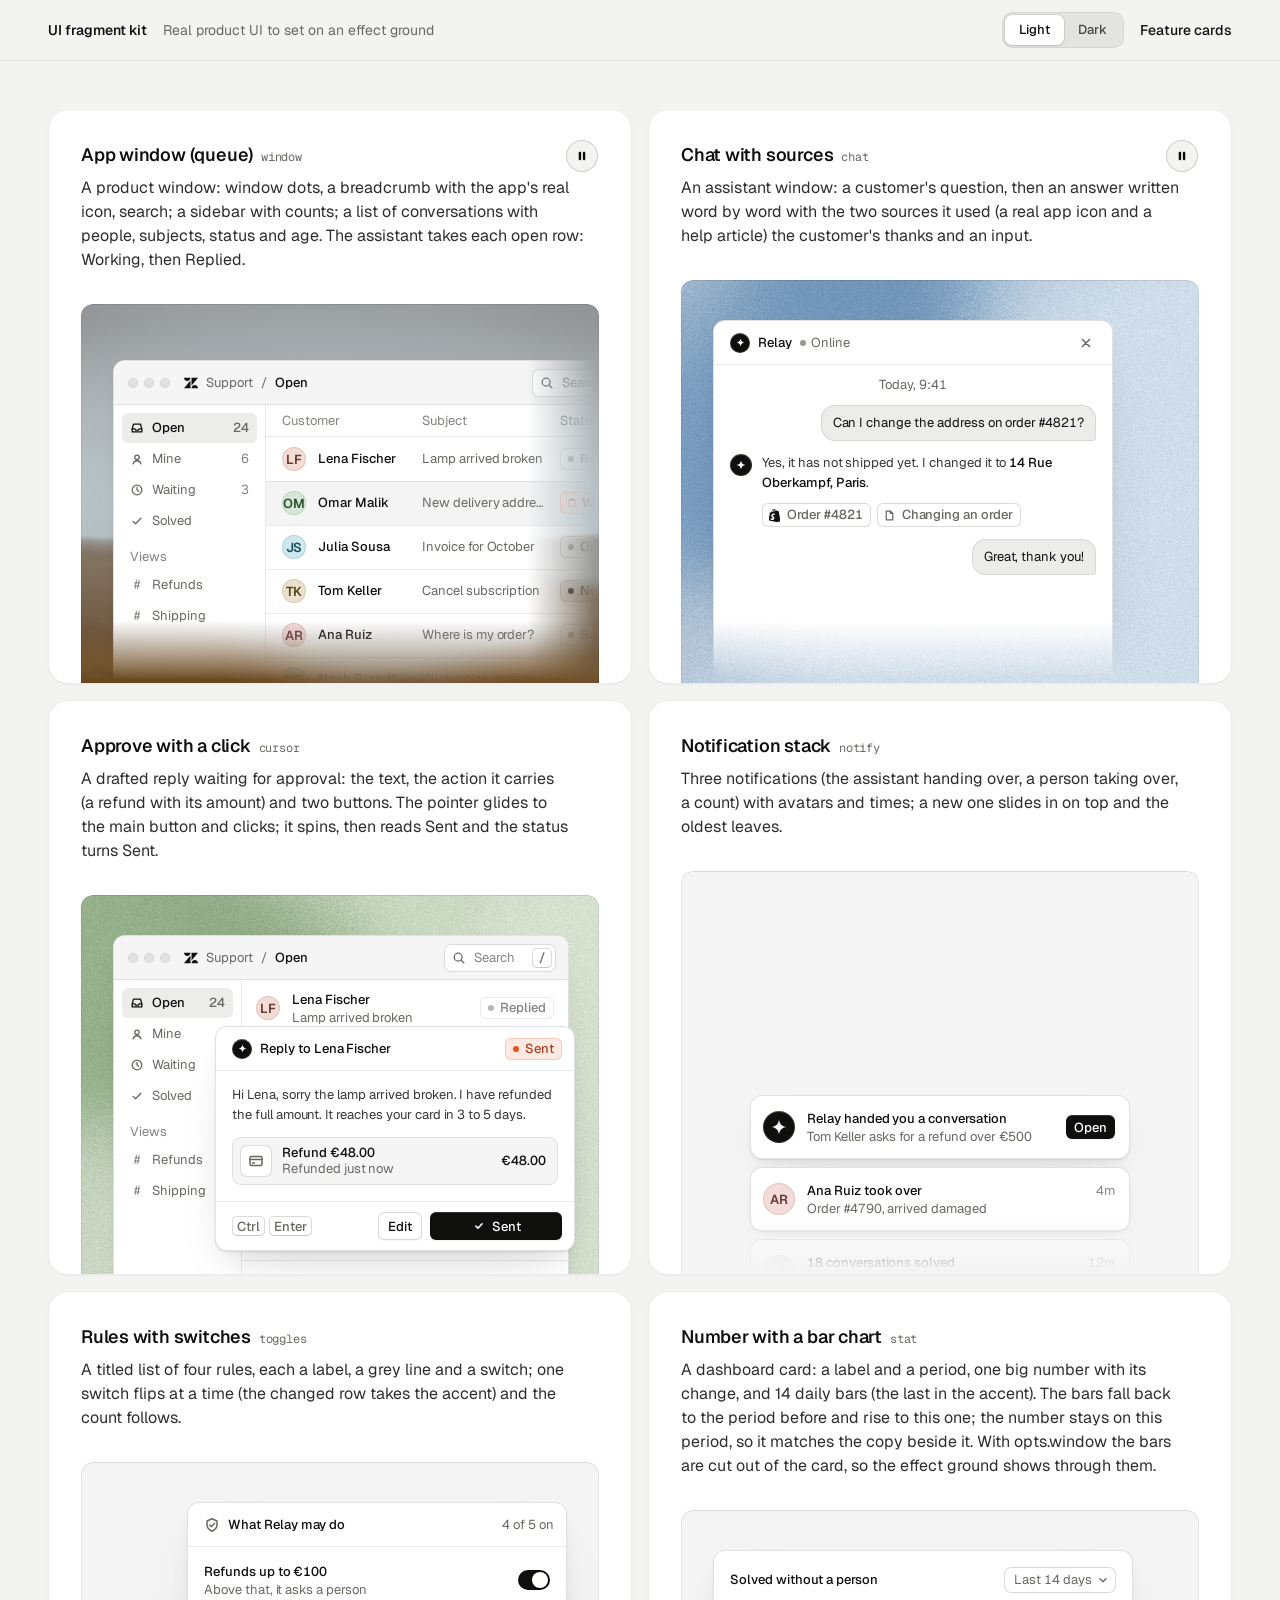
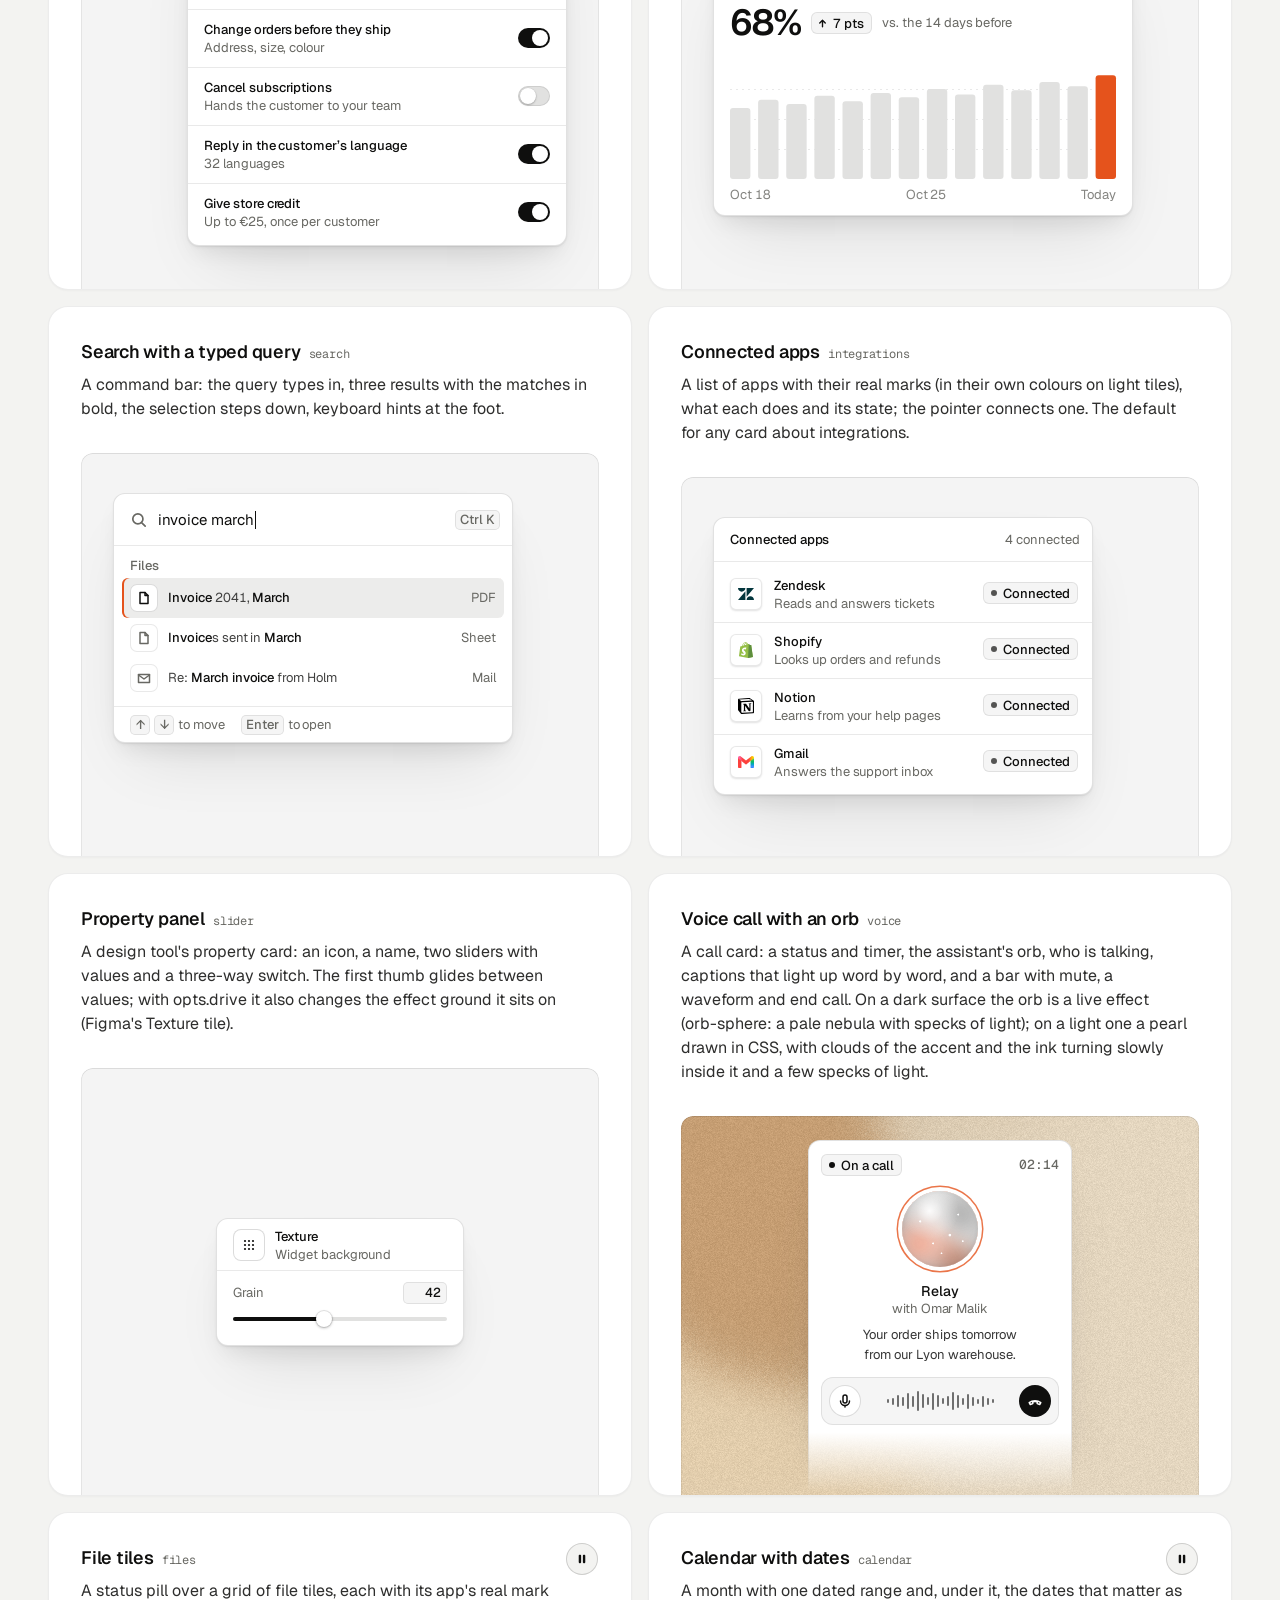
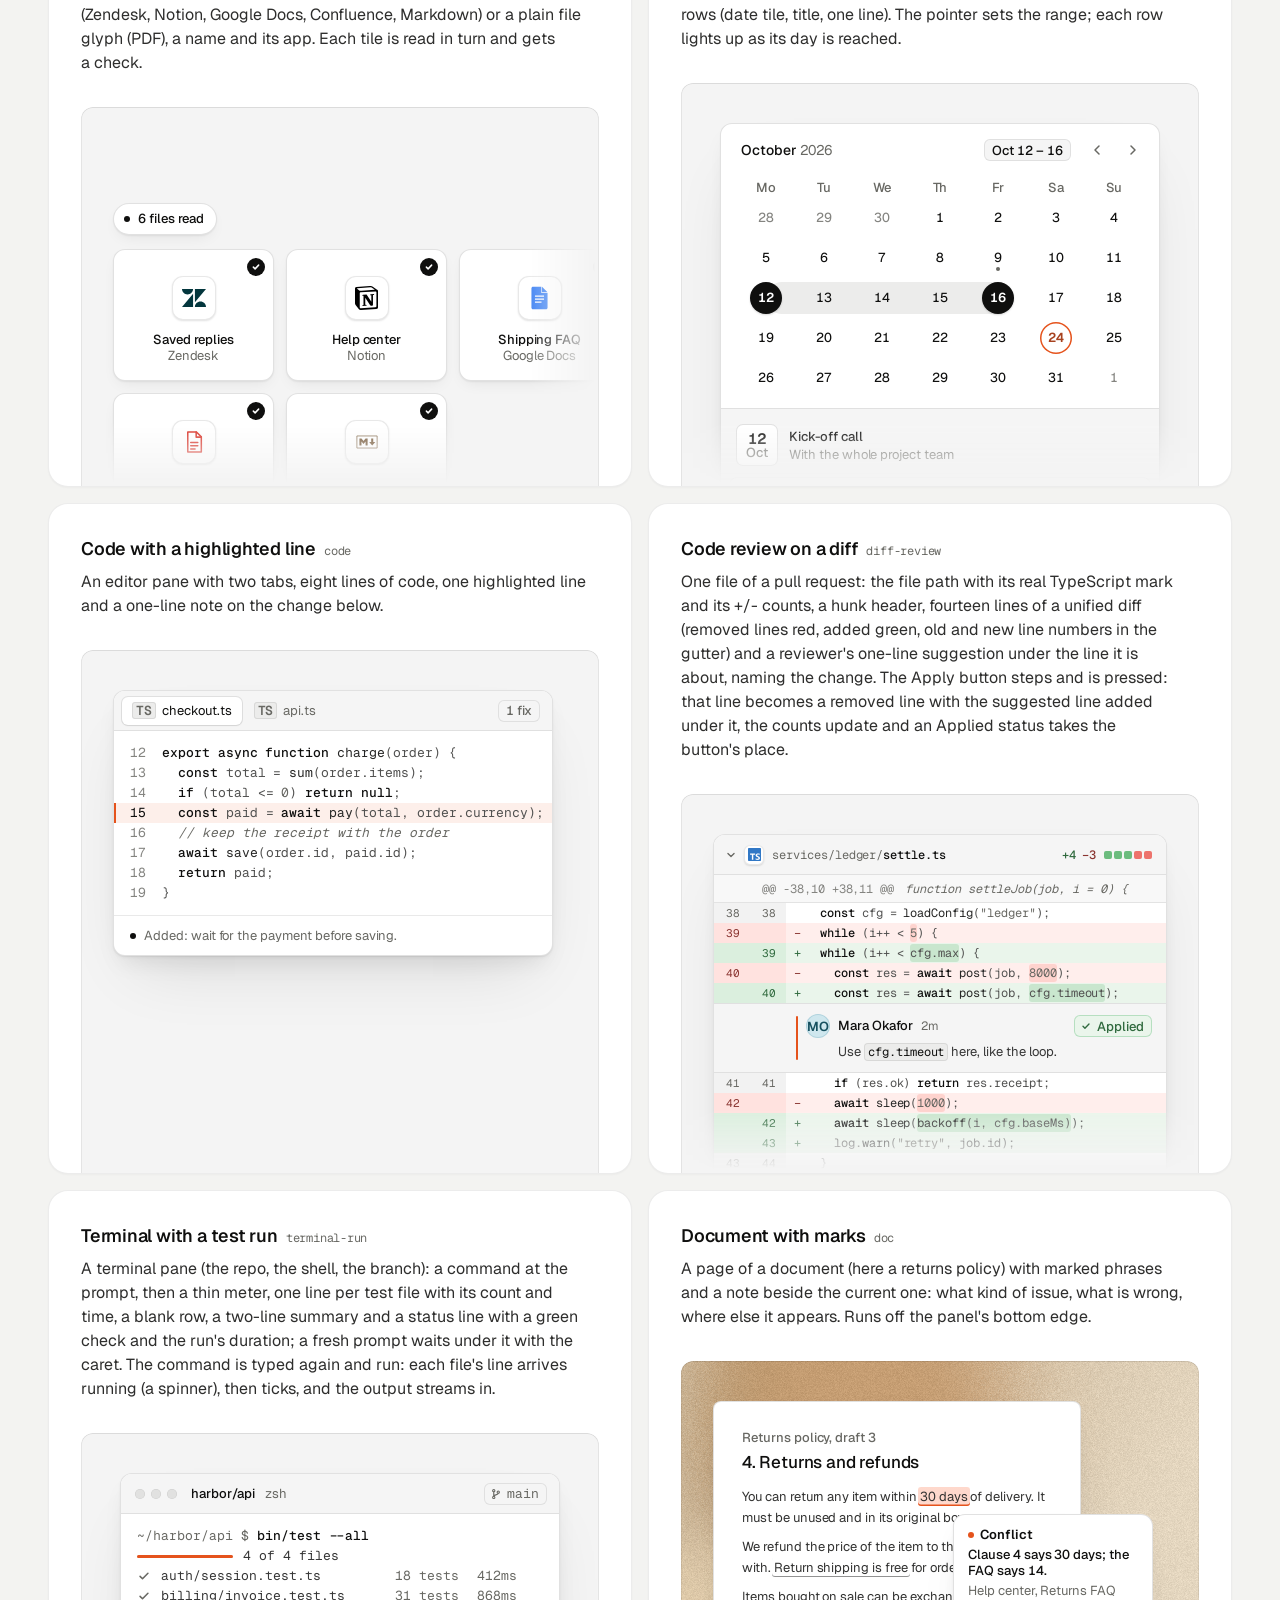
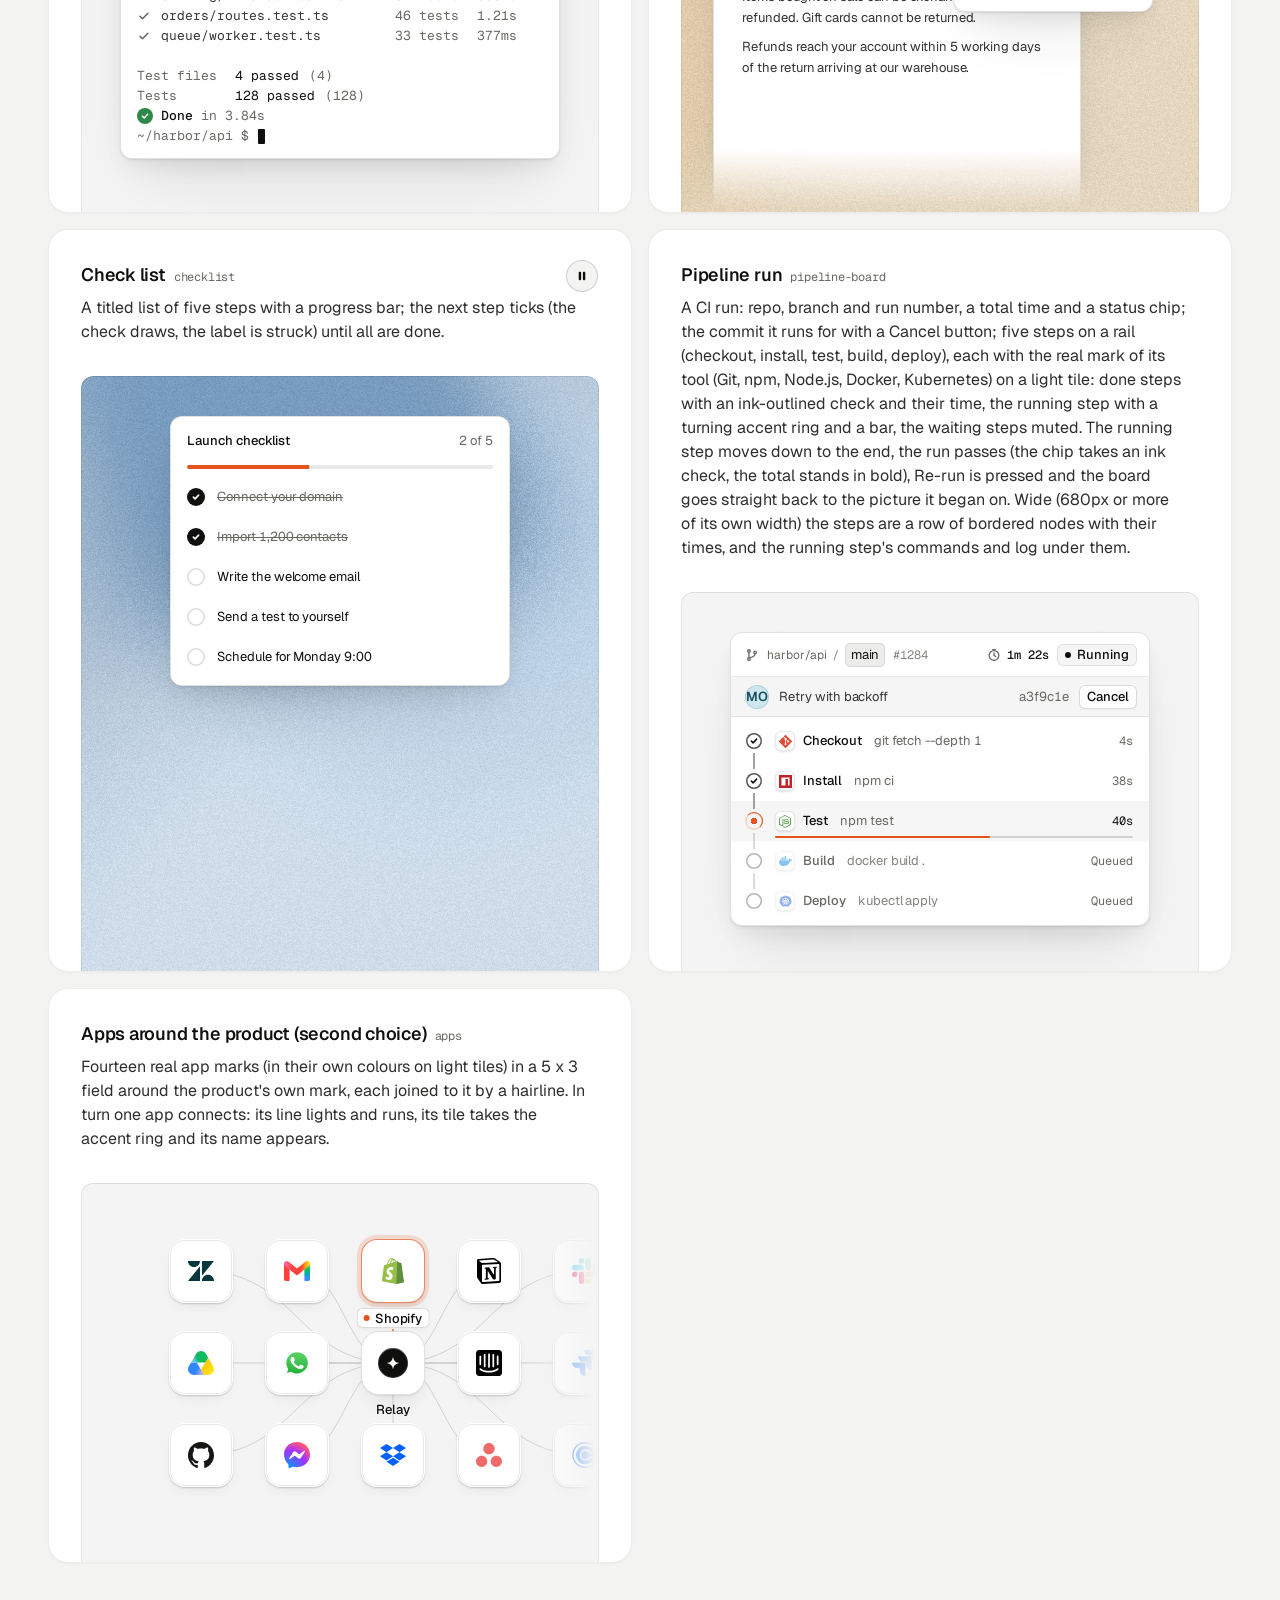
<file: assets/ui/index.html>
<!doctype html>
<html lang="en" data-theme="light">
<head>
<script>window.__tpGlMax = 16;   /* a gallery shows many live effects at once; a page of a site keeps the default 4 (fx.js) */</script>
<meta charset="utf-8">
<meta name="viewport" content="width=device-width, initial-scale=1">
<title>UI fragment kit</title>
<meta name="description" content="Nineteen pieces of real product UI from the taste-skill kit, each on an effect ground in a feature card.">
<link rel="preconnect" href="https://fonts.googleapis.com">
<link rel="preconnect" href="https://fonts.gstatic.com" crossorigin>
<link href="https://fonts.googleapis.com/css2?family=Geist:wght@300..700&family=Geist+Mono:wght@400;500&display=swap" rel="stylesheet">
<link rel="stylesheet" href="base.css">
<link rel="stylesheet" href="cards.css">
<style>
  :root { --font-text: "Geist", system-ui, sans-serif; --font-display: "Geist", system-ui, sans-serif; --font-mono: "Geist Mono", ui-monospace, monospace; }
  [data-theme="light"] { --bg: #f3f3f1; --card: #ffffff; --ink: #0f0f0e; --muted: #686863; --accent: #e5531c; --accent-ink: #ffffff; --g-bg: #e9e8e4; --g-surface: #f6f5f2; --frag: #ffffff; --warm: #c9a679; }
  [data-theme="dark"] { --bg: #070708; --card: #151517; --ink: #f2f2ef; --muted: #8f9094; --accent: #ff7a3c; --accent-ink: #120c08; --g-bg: #0e0e10; --g-surface: #1b1c1f; --frag: #1c1d20; --warm: #9c9689; }
  * { box-sizing: border-box; }
  html, body { margin: 0; }
  body { font-family: var(--font-text); background: var(--bg); color: var(--ink); -webkit-font-smoothing: antialiased; }
  .panel { --fx-bg: var(--g-bg); --fx-surface: var(--g-surface); --fx-ink: var(--ink); --fx-muted: var(--muted); --fx-accent: var(--hue, var(--warm)); --fx-accent-ink: var(--accent-ink); --calm: var(--g-bg); --p-h: 380px; }
  .top { position: sticky; top: 0; z-index: 20; background: color-mix(in oklab, var(--bg) 86%, transparent); backdrop-filter: blur(14px); -webkit-backdrop-filter: blur(14px); border-bottom: 1px solid color-mix(in oklab, var(--ink) 8%, transparent); }
  .top__in { max-width: 1232px; margin: 0 auto; padding: 0 24px; height: 60px; display: flex; align-items: center; gap: 16px; font-size: 14px; line-height: 20px; }
  .top__in strong { font-weight: 560; }
  .top__in > span { color: var(--muted); }
  .sp { flex: 1; }
  .seg { display: inline-flex; padding: 3px; border-radius: 10px; background: color-mix(in oklab, var(--ink) 6%, var(--bg)); box-shadow: inset 0 0 0 1px color-mix(in oklab, var(--ink) 6%, transparent); }
  .seg button { font: inherit; font-size: 13px; font-weight: 500; border: 0; background: none; color: color-mix(in oklab, var(--ink) 72%, var(--bg)); height: 30px; padding: 0 14px; border-radius: 7px; cursor: pointer; }
  .seg button[aria-pressed="true"] { background: var(--card); color: var(--ink); box-shadow: 0 0 0 1px color-mix(in oklab, var(--ink) 8%, transparent), 0 1px 2px rgb(0 0 0 / .1); }
  .top__in a { color: var(--ink); text-decoration: none; font-weight: 500; }
  main { max-width: 1232px; margin: 0 auto; padding: 48px 24px 96px; }
  .grid { display: grid; grid-template-columns: repeat(2, minmax(0, 1fr)); gap: 16px; }
  .card > h3 code { font: 400 12px/16px var(--font-mono); color: var(--muted); margin-left: 8px; }
  @media (max-width: 860px) { .grid { grid-template-columns: minmax(0, 1fr); } }
  @media (max-width: 600px) { main { padding: 24px 16px 64px; } .top__in { padding: 0 16px; } .top__in > span { display: none; } .panel { --p-h: 340px; } }
</style>
</head>
<body>
<header class="top">
  <div class="top__in">
    <strong>UI fragment kit</strong><span>Real product UI to set on an effect ground</span>
    <span class="sp"></span>
    <div class="seg" role="group" aria-label="Theme"><button type="button" data-mode="light" aria-pressed="true">Light</button><button type="button" data-mode="dark" aria-pressed="false">Dark</button></div>
    <a href="cards.html">Feature cards</a>
  </div>
</header>
<main><div class="grid" id="grid"></div></main>

<script type="module">
  import fx from '../effects/fx.js';
  import ui from './ui.js';
  const index = await fetch('index.json').then(r => r.json());
  // where each one sits, as its meta.json says: anchored at a corner or rising from the bottom and cut by
  // the panel's edge, or whole with 24px or more of ground round it; a fade only where an edge cuts it.
  // Only the compact slider sits in the calm middle (Figma's Texture tile); the cursor dialog is shown
  // where it belongs, over the lower-right edge of a window. [class, fade, style, opts]
  const PLACE = {
    window: ['at-corner', 'stage--fade-br', '--ay:56px'],
    chat: ['at-rise to-edge', 'stage--fade-b'],
    cursor: ['at-over', '', '--bx:24px;--by:24px'],
    notify: ['at-rise fit', 'stage--fade-b', '--ay:calc(100% - 180px);--ay-sm:calc(100% - 180px);--fit-max:380px'],
    toggles: ['at-right', ''],
    stat: ['at-corner', ''],
    search: ['at-corner', ''],
    integrations: ['at-corner', ''],
    slider: ['at-center', '', '', '{"compact":true,"drive":{"param":"grain","min":0.15,"max":0.95}}'],
    voice: ['at-rise to-edge fit', 'stage--fade-b', '--ax:max(24px, 50% - 132px);--ay:24px;--fit-max:264px'],
    files: ['at-corner wide', 'stage--fade-br', '--w:680px;--ay:96px'],
    calendar: ['at-rise fit', 'stage--fade-b', '--fit-max:440px'],
    code: ['at-corner', ''],
    'diff-review': ['at-corner fit', 'stage--fade-b', '--fit-max:480px'],
    'terminal-run': ['at-rise fit', '', '--fit-max:440px'],
    'pipeline-board': ['at-rise fit', '', '--fit-max:420px'],
    doc: ['at-corner to-edge', 'stage--fade-b'],
    checklist: ['at-rise fit', '', '--fit-max:340px'],
    apps: ['at-corner wide', 'stage--fade-br', '--w:560px;--ay:48px'],
  };
  // grounds behind UI are soft lit fields (never a line or dot pattern), on both themes: the bright
  // picture behind dark UI on the dark page, a clear step darker than white UI on the light page
  // the painting stays abstract (a mist over warm sand, level, fully soft) and shows once on the page
  const PAINT = ['painterly-landscape', { blur: 1, brush: 0.35, slope: 0, hillY: 0.3, horizon: 0.62, calm: 0.2, calmX: 0.6, calmY: 0.8, drift: 0, side: 1 }, '{"bg":"#a3b0b6","accent":"#c49a6c"}'];
  const GRAIN = ['grain-gradient', { speed: 0, grainMotion: 0, calm: 0.2, calmX: 0.5, calmY: 0.6, tint: 0.6, contrast: 0.6 }, '{"bg":"#d9ccb7","surface":"#e9e0d2","ink":"#2a2622","muted":"#6f675c","accent":"#a8794a"}'];
  const SKY = [GRAIN[0], GRAIN[1], '{"bg":"#c6d3df","surface":"#d6e0e9","ink":"#25303a","muted":"#5d6873","accent":"#3f6a92"}'];
  const SAGE = [GRAIN[0], GRAIN[1], '{"bg":"#cdd6c6","surface":"#dce3d6","ink":"#262d24","muted":"#5f6a5a","accent":"#6c8e63"}'];
  const GROUND = (m, i) => (m.name === 'slider' ? GRAIN : i === 0 ? PAINT : [GRAIN, SKY, SAGE][i % 3]);
  const q = new URLSearchParams(location.search);
  const grid = document.getElementById('grid');
  grid.innerHTML = index.fragments.map((m, i) => {
    const [at, fade, extra = '', opts = ''] = PLACE[m.name] || ['at-corner', 'stage--fade-br'];
    const [id, params, pal] = GROUND(m, i);
    const w = at === 'at-center' ? '' : ` style="--ax:32px;--ay:40px;${extra}"`;
    const o = opts ? ` data-ui-opts='${opts}'` : '';
    // the cursor is a dialog over a window's edge: the window under it holds still
    const under = m.name === 'cursor' ? `<div class="at-corner" style="--ax:32px;--ay:40px" data-ui-load="window" data-ui-opts='{"compact":true}' data-ui-still></div>` : '';
    return `<article class="card card--row"><h3>${m.title}<code>${m.name}</code></h3><p>${m.shows}</p>
      <div class="panel" data-fx="${id}" data-fx-seed="${(i + 1) * 17}" data-fx-params='${JSON.stringify(params)}' data-fx-palette='${pal}' style="--calm-k:0%">
        <div class="stage ${fade}">${under}<div class="${at}"${w}${o} data-ui-load="${m.name}"></div></div></div></article>`;
  }).join('');
  function setMode(mode) {
    document.documentElement.dataset.theme = mode;
    document.querySelectorAll('.seg button').forEach(b => b.setAttribute('aria-pressed', String(b.dataset.mode === mode)));
  }
  setMode(q.get('mode') === 'dark' ? 'dark' : 'light');
  if (q.has('t')) fx.setClock(+q.get('t'));
  // each ground is drawn once near the screen and kept as a picture (its WebGL context freed), so nineteen
  // panels need one or two contexts, not nineteen
  await Promise.all([ui.loadAll(grid), ui.grounds(grid, fx)]);
  document.documentElement.dataset.ready = '1';
  document.querySelectorAll('.seg button').forEach(b => b.addEventListener('click', async () => {
    setMode(b.dataset.mode);
    for (const el of grid.querySelectorAll('[data-ui]')) el.__ui?.repaint?.();
    await ui.grounds(grid, fx);
  }));
</script>
</body>
</html>
</file>
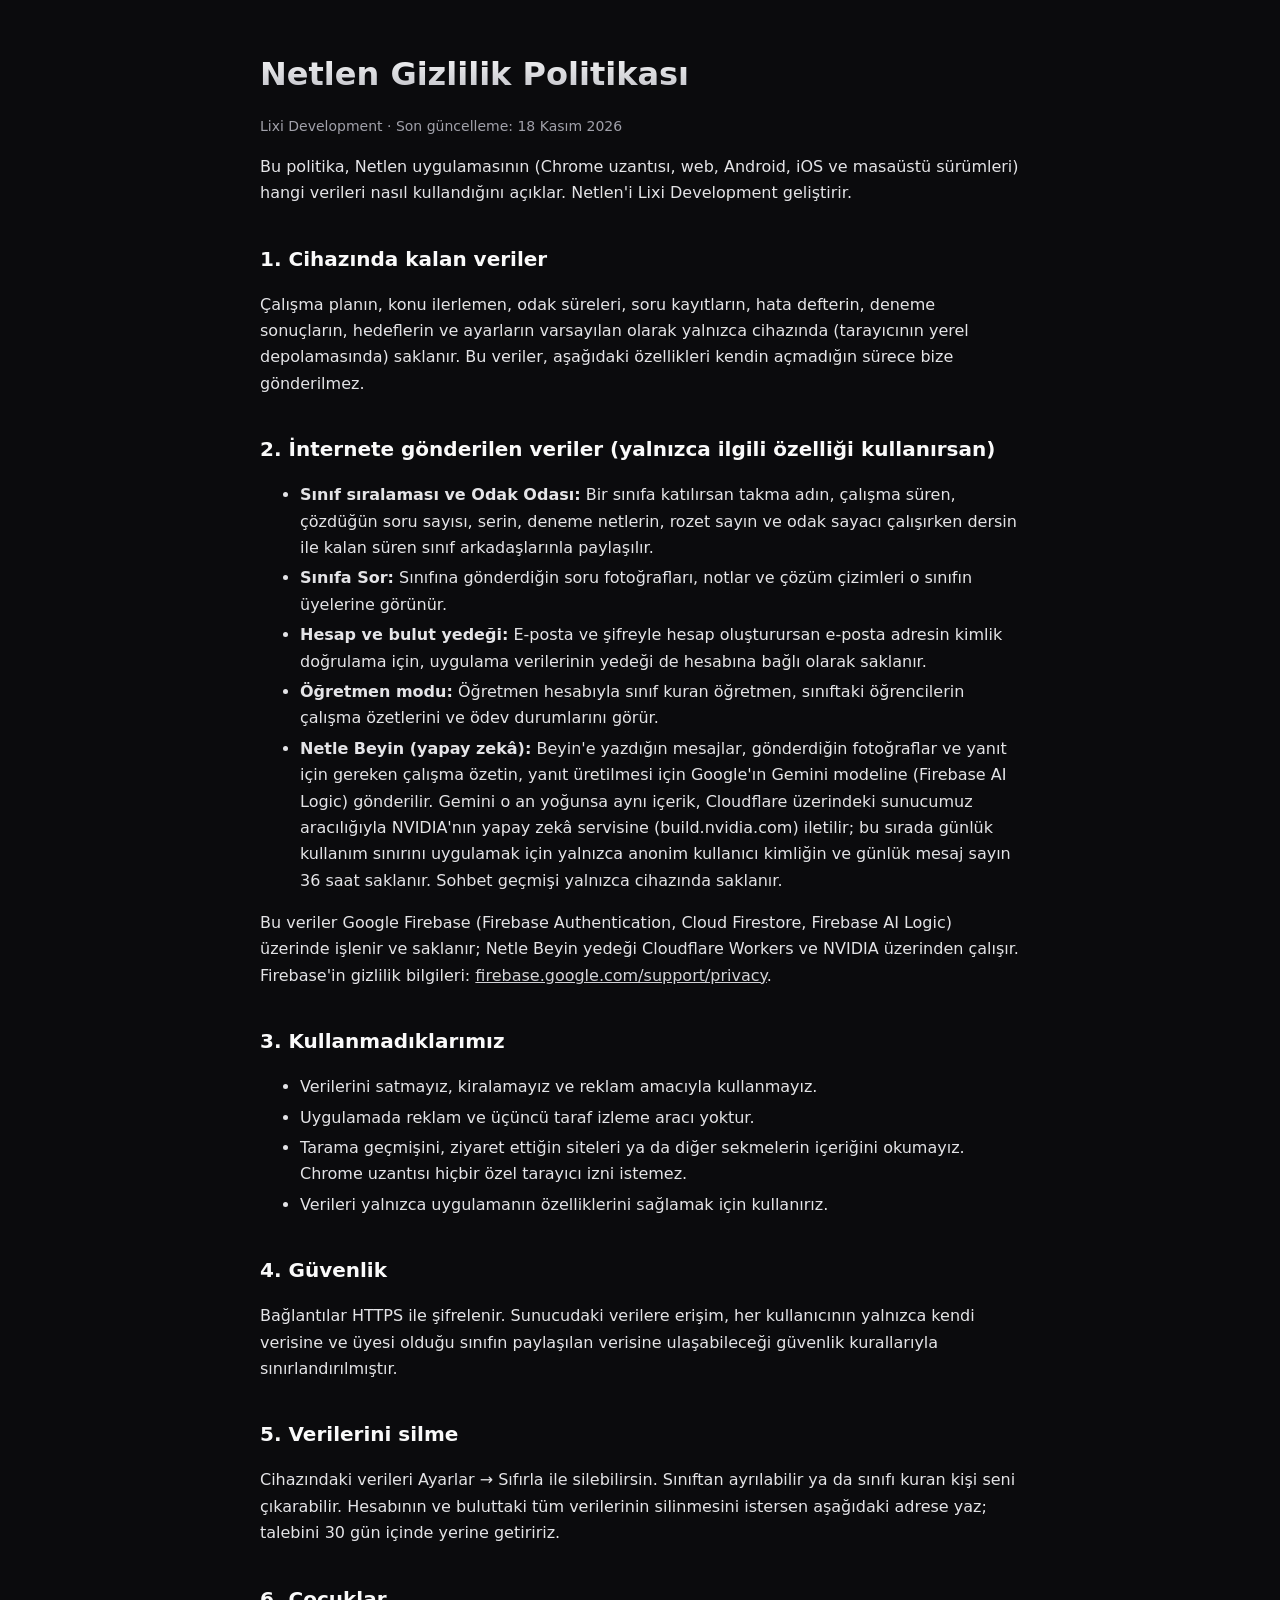
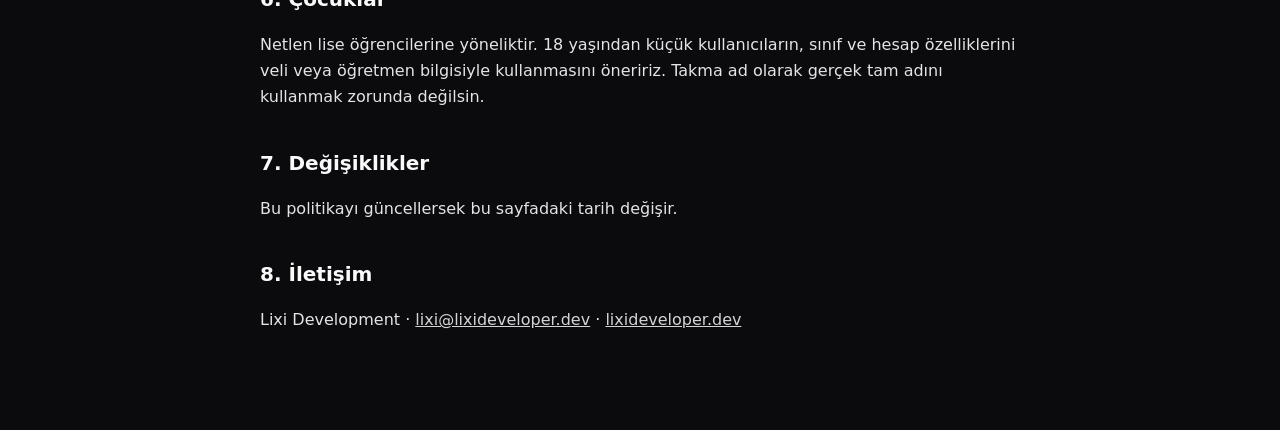
<file: gizlilik.html>
<!doctype html>
<html lang="tr">
<head>
<meta charset="UTF-8">
<meta name="viewport" content="width=device-width, initial-scale=1">
<title>Netlen — Gizlilik Politikası</title>
<style>
  body{margin:0;background:#0b0b0d;color:#e4e4e7;font:16px/1.65 system-ui,-apple-system,"Segoe UI",Roboto,sans-serif}
  main{max-width:760px;margin:0 auto;padding:48px 22px 80px}
  h1{font-size:32px;margin:0 0 4px;background:linear-gradient(180deg,#fff,#b4b5bc);-webkit-background-clip:text;color:transparent}
  h2{font-size:20px;margin:36px 0 8px;color:#fafafa}
  .muted{color:#a1a1aa;font-size:14px}
  a{color:#d4d4d8}
  li{margin:4px 0}
</style>
</head>
<body>
<main>
<h1>Netlen Gizlilik Politikası</h1>
<p class="muted">Lixi Development · Son güncelleme: 18 Kasım 2026</p>

<p>Bu politika, Netlen uygulamasının (Chrome uzantısı, web, Android, iOS ve masaüstü sürümleri) hangi verileri nasıl kullandığını açıklar. Netlen'i Lixi Development geliştirir.</p>

<h2>1. Cihazında kalan veriler</h2>
<p>Çalışma planın, konu ilerlemen, odak süreleri, soru kayıtların, hata defterin, deneme sonuçların, hedeflerin ve ayarların varsayılan olarak yalnızca cihazında (tarayıcının yerel depolamasında) saklanır. Bu veriler, aşağıdaki özellikleri kendin açmadığın sürece bize gönderilmez.</p>

<h2>2. İnternete gönderilen veriler (yalnızca ilgili özelliği kullanırsan)</h2>
<ul>
  <li><b>Sınıf sıralaması ve Odak Odası:</b> Bir sınıfa katılırsan takma adın, çalışma süren, çözdüğün soru sayısı, serin, deneme netlerin, rozet sayın ve odak sayacı çalışırken dersin ile kalan süren sınıf arkadaşlarınla paylaşılır.</li>
  <li><b>Sınıfa Sor:</b> Sınıfına gönderdiğin soru fotoğrafları, notlar ve çözüm çizimleri o sınıfın üyelerine görünür.</li>
  <li><b>Hesap ve bulut yedeği:</b> E-posta ve şifreyle hesap oluşturursan e-posta adresin kimlik doğrulama için, uygulama verilerinin yedeği de hesabına bağlı olarak saklanır.</li>
  <li><b>Öğretmen modu:</b> Öğretmen hesabıyla sınıf kuran öğretmen, sınıftaki öğrencilerin çalışma özetlerini ve ödev durumlarını görür.</li>
  <li><b>Netle Beyin (yapay zekâ):</b> Beyin'e yazdığın mesajlar, gönderdiğin fotoğraflar ve yanıt için gereken çalışma özetin, yanıt üretilmesi için Google'ın Gemini modeline (Firebase AI Logic) gönderilir. Gemini o an yoğunsa aynı içerik, Cloudflare üzerindeki sunucumuz aracılığıyla NVIDIA'nın yapay zekâ servisine (build.nvidia.com) iletilir; bu sırada günlük kullanım sınırını uygulamak için yalnızca anonim kullanıcı kimliğin ve günlük mesaj sayın 36 saat saklanır. Sohbet geçmişi yalnızca cihazında saklanır.</li>
</ul>
<p>Bu veriler Google Firebase (Firebase Authentication, Cloud Firestore, Firebase AI Logic) üzerinde işlenir ve saklanır; Netle Beyin yedeği Cloudflare Workers ve NVIDIA üzerinden çalışır. Firebase'in gizlilik bilgileri: <a href="https://firebase.google.com/support/privacy">firebase.google.com/support/privacy</a>.</p>

<h2>3. Kullanmadıklarımız</h2>
<ul>
  <li>Verilerini satmayız, kiralamayız ve reklam amacıyla kullanmayız.</li>
  <li>Uygulamada reklam ve üçüncü taraf izleme aracı yoktur.</li>
  <li>Tarama geçmişini, ziyaret ettiğin siteleri ya da diğer sekmelerin içeriğini okumayız. Chrome uzantısı hiçbir özel tarayıcı izni istemez.</li>
  <li>Verileri yalnızca uygulamanın özelliklerini sağlamak için kullanırız.</li>
</ul>

<h2>4. Güvenlik</h2>
<p>Bağlantılar HTTPS ile şifrelenir. Sunucudaki verilere erişim, her kullanıcının yalnızca kendi verisine ve üyesi olduğu sınıfın paylaşılan verisine ulaşabileceği güvenlik kurallarıyla sınırlandırılmıştır.</p>

<h2>5. Verilerini silme</h2>
<p>Cihazındaki verileri Ayarlar → Sıfırla ile silebilirsin. Sınıftan ayrılabilir ya da sınıfı kuran kişi seni çıkarabilir. Hesabının ve buluttaki tüm verilerinin silinmesini istersen aşağıdaki adrese yaz; talebini 30 gün içinde yerine getiririz.</p>

<h2>6. Çocuklar</h2>
<p>Netlen lise öğrencilerine yöneliktir. 18 yaşından küçük kullanıcıların, sınıf ve hesap özelliklerini veli veya öğretmen bilgisiyle kullanmasını öneririz. Takma ad olarak gerçek tam adını kullanmak zorunda değilsin.</p>

<h2>7. Değişiklikler</h2>
<p>Bu politikayı güncellersek bu sayfadaki tarih değişir.</p>

<h2>8. İletişim</h2>
<p>Lixi Development · <a href="mailto:lixi@lixideveloper.dev">lixi@lixideveloper.dev</a> · <a href="https://lixideveloper.dev">lixideveloper.dev</a></p>
</main>
</body>
</html>
</file>
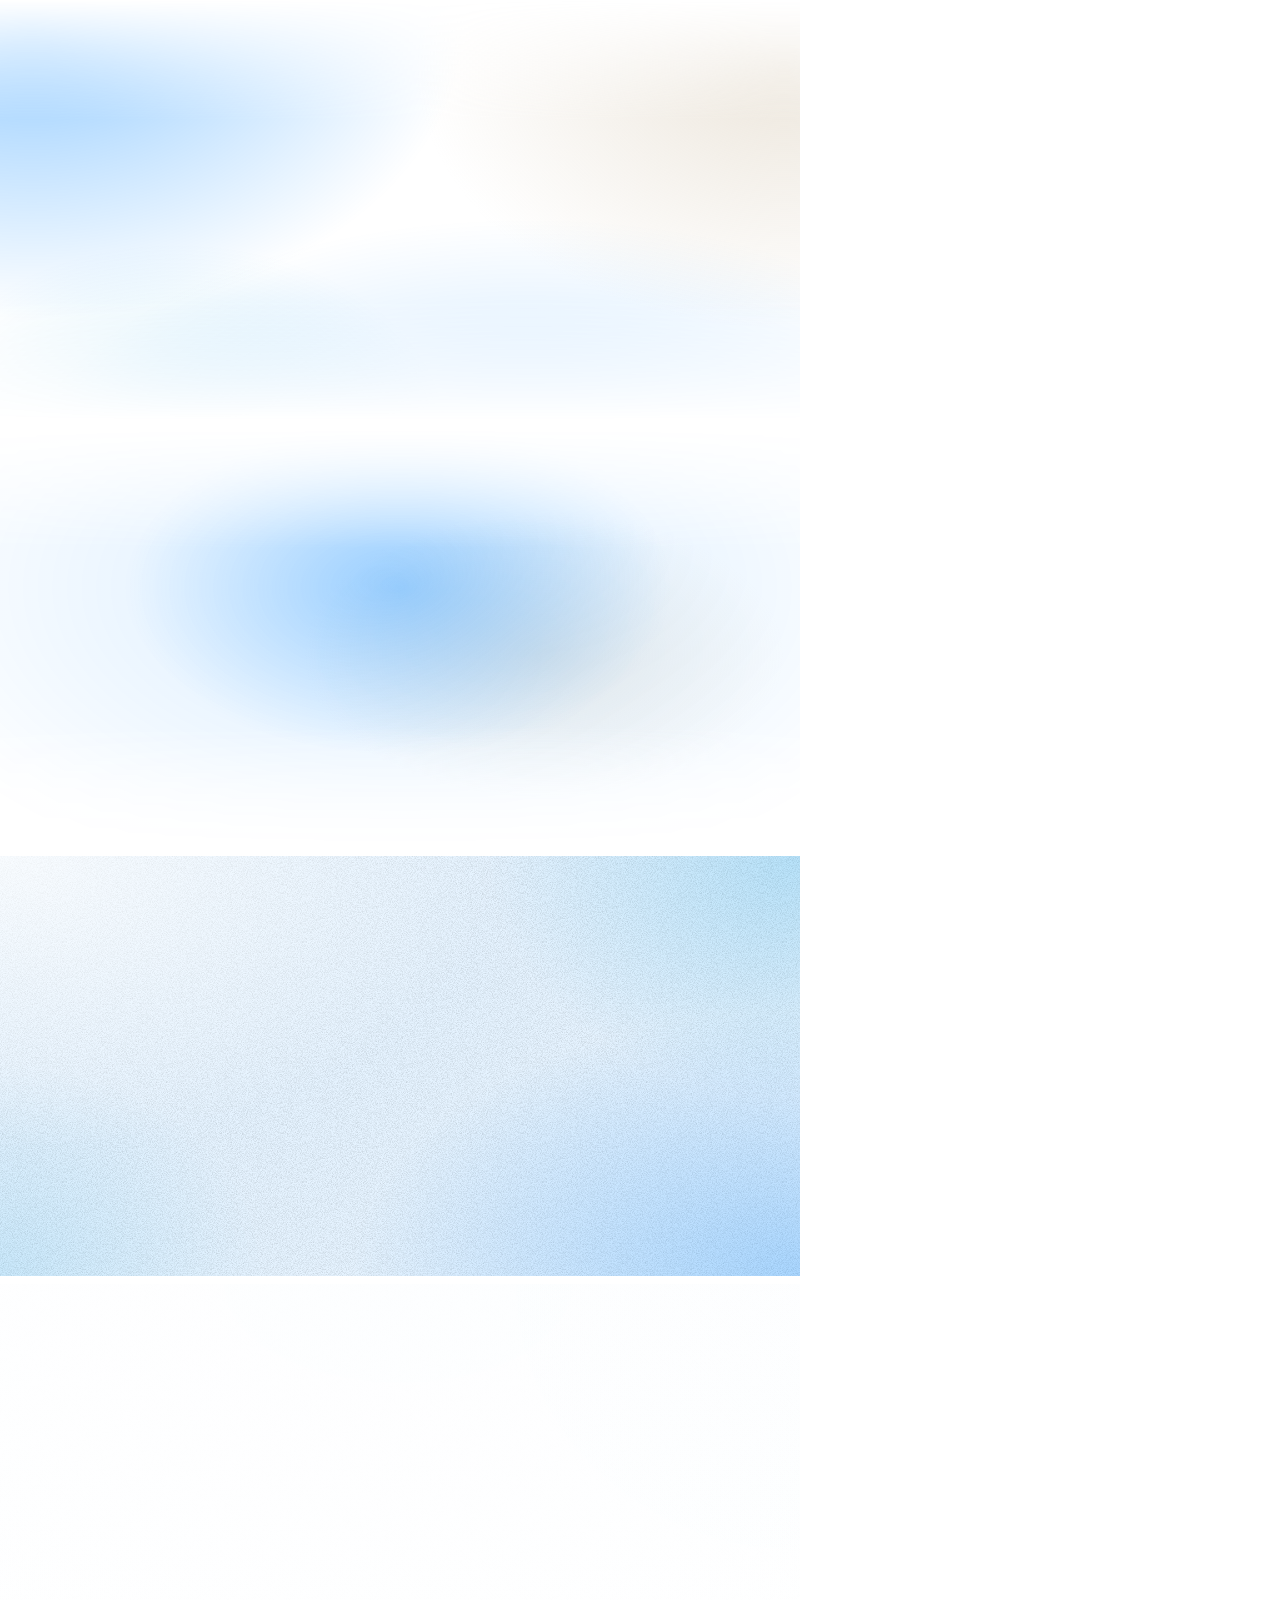
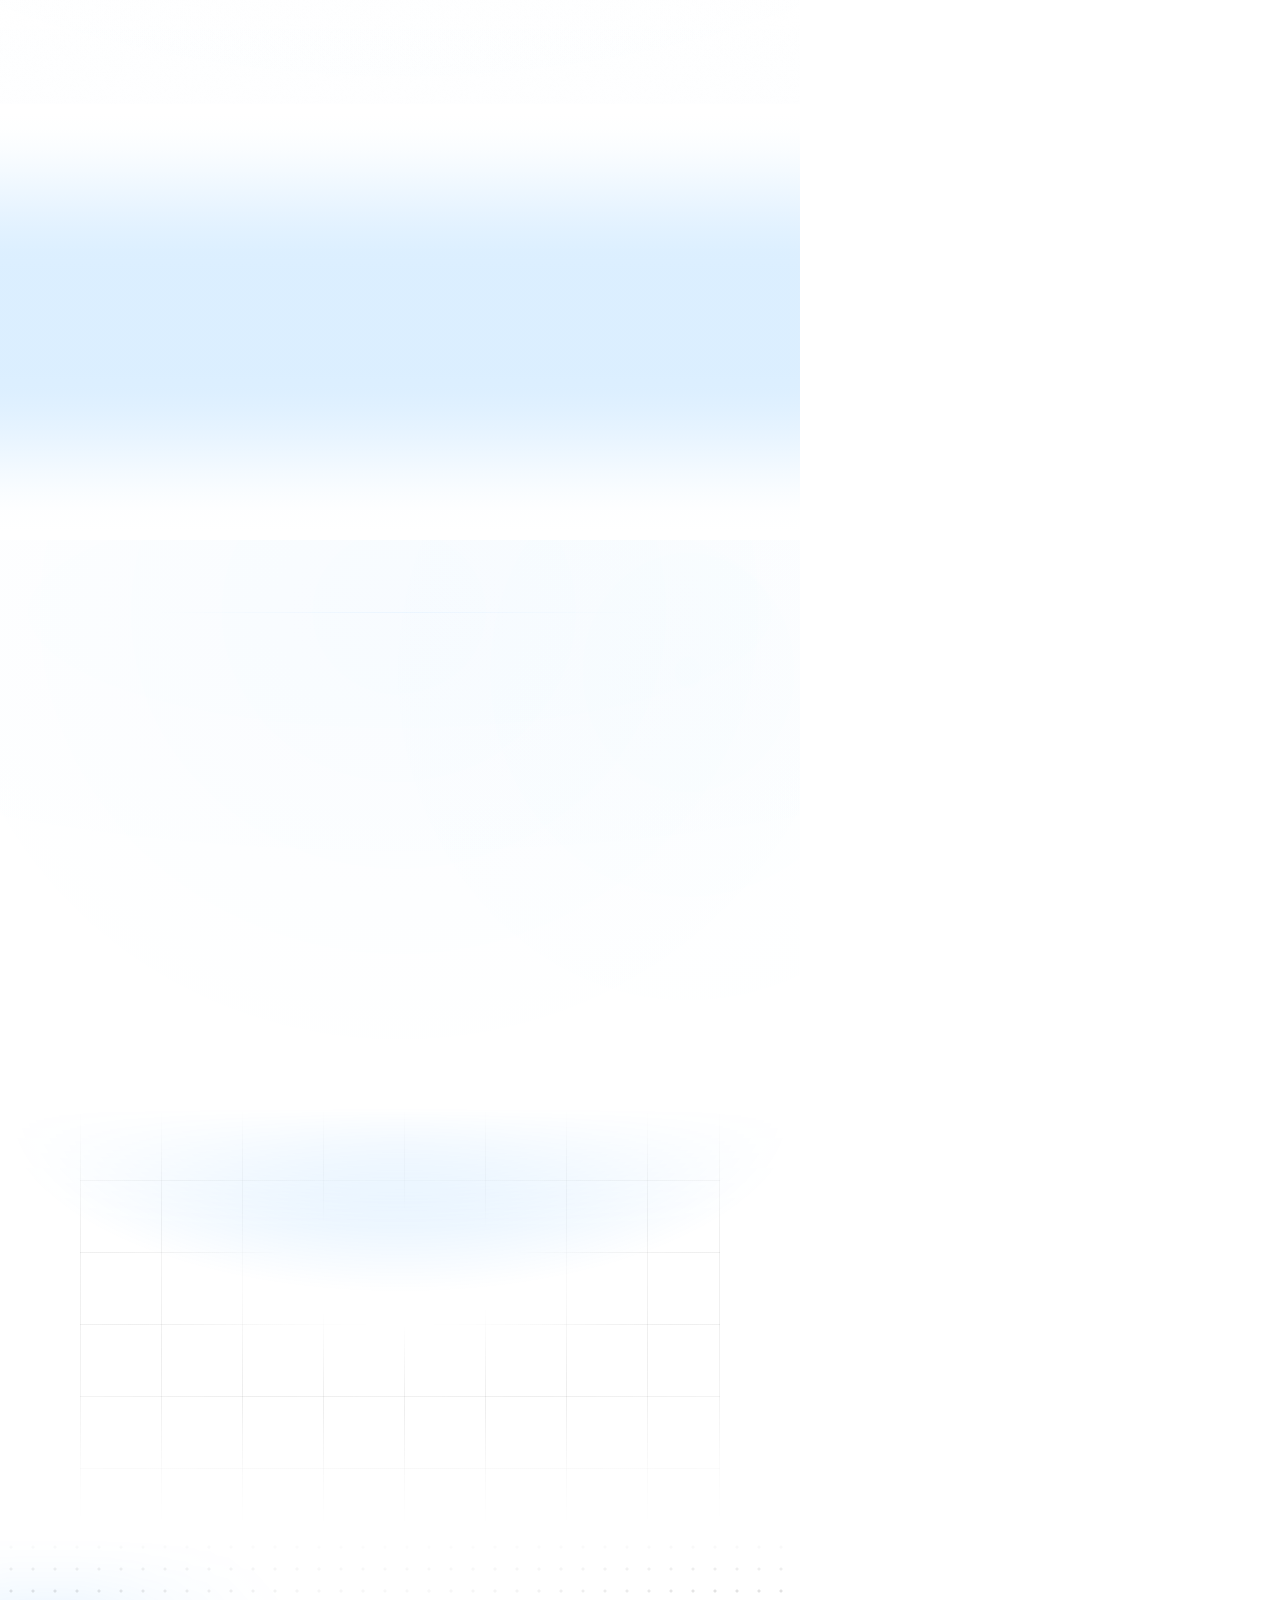
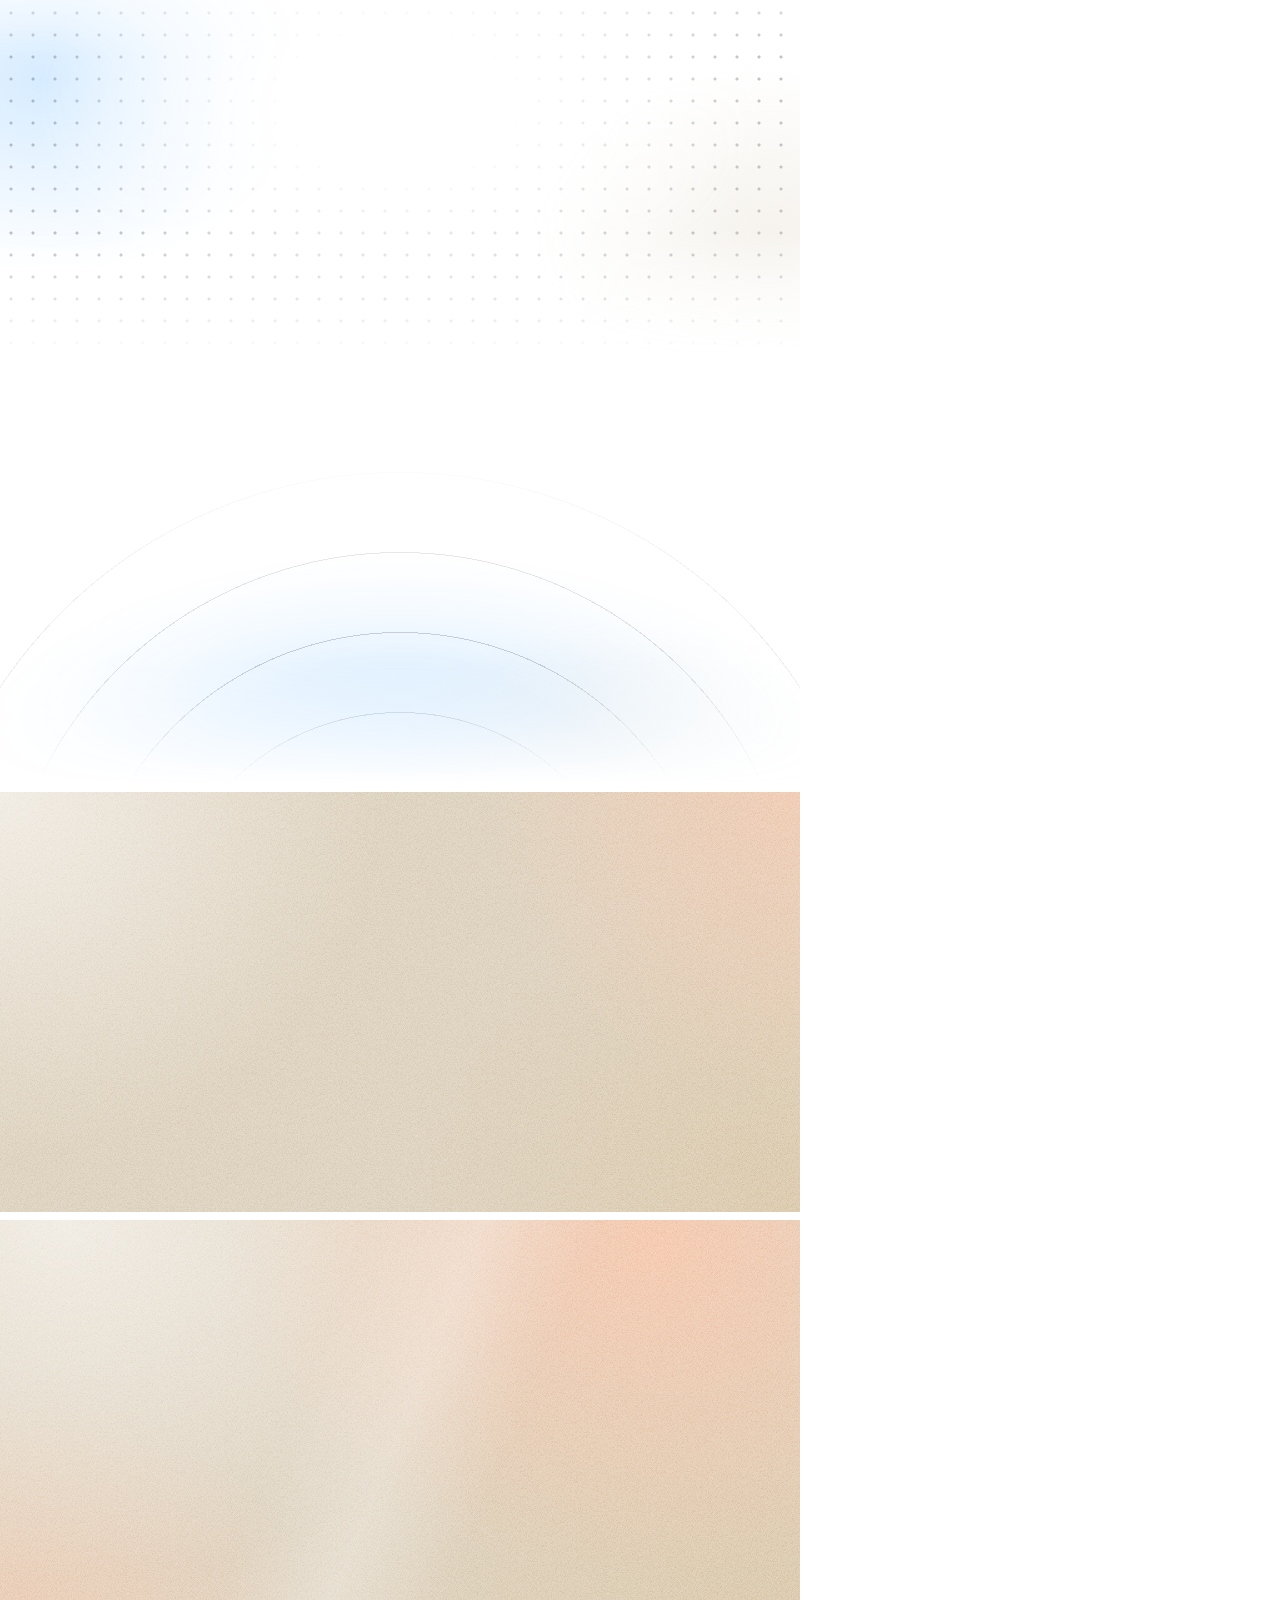
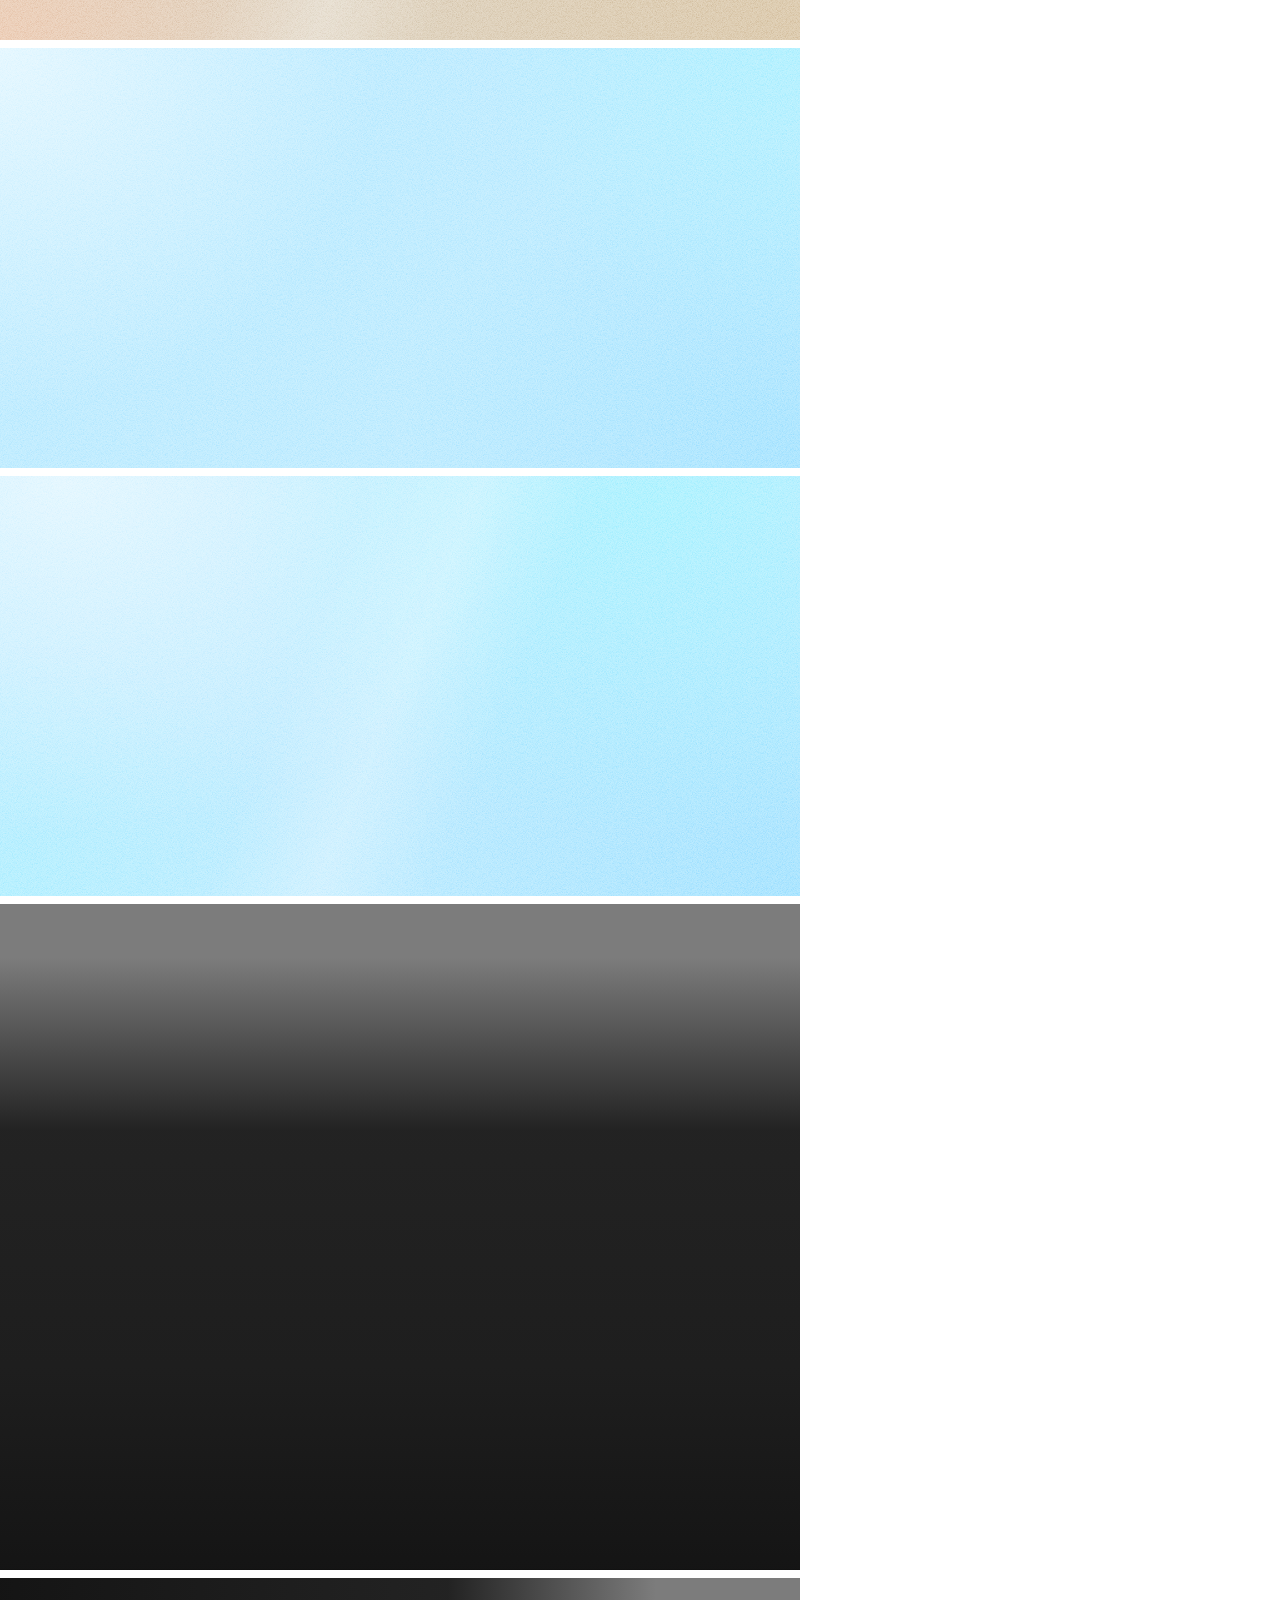
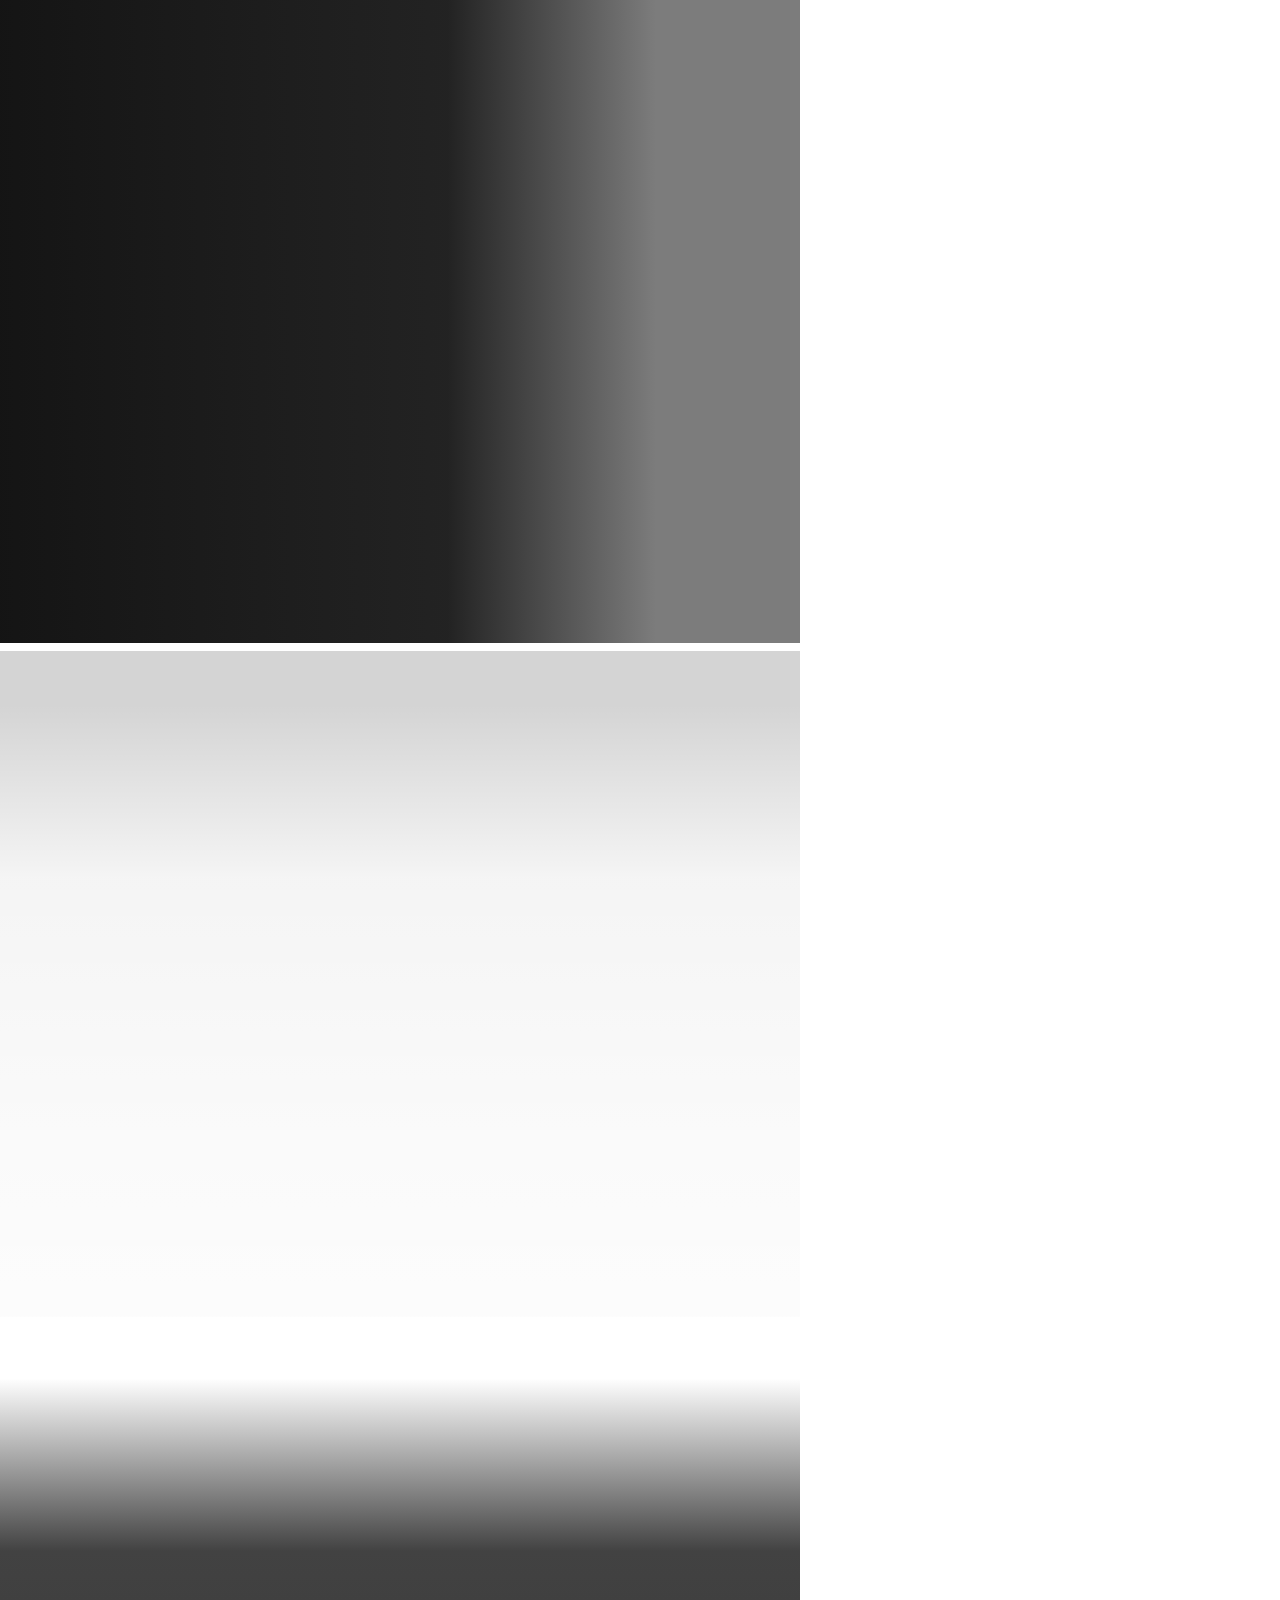
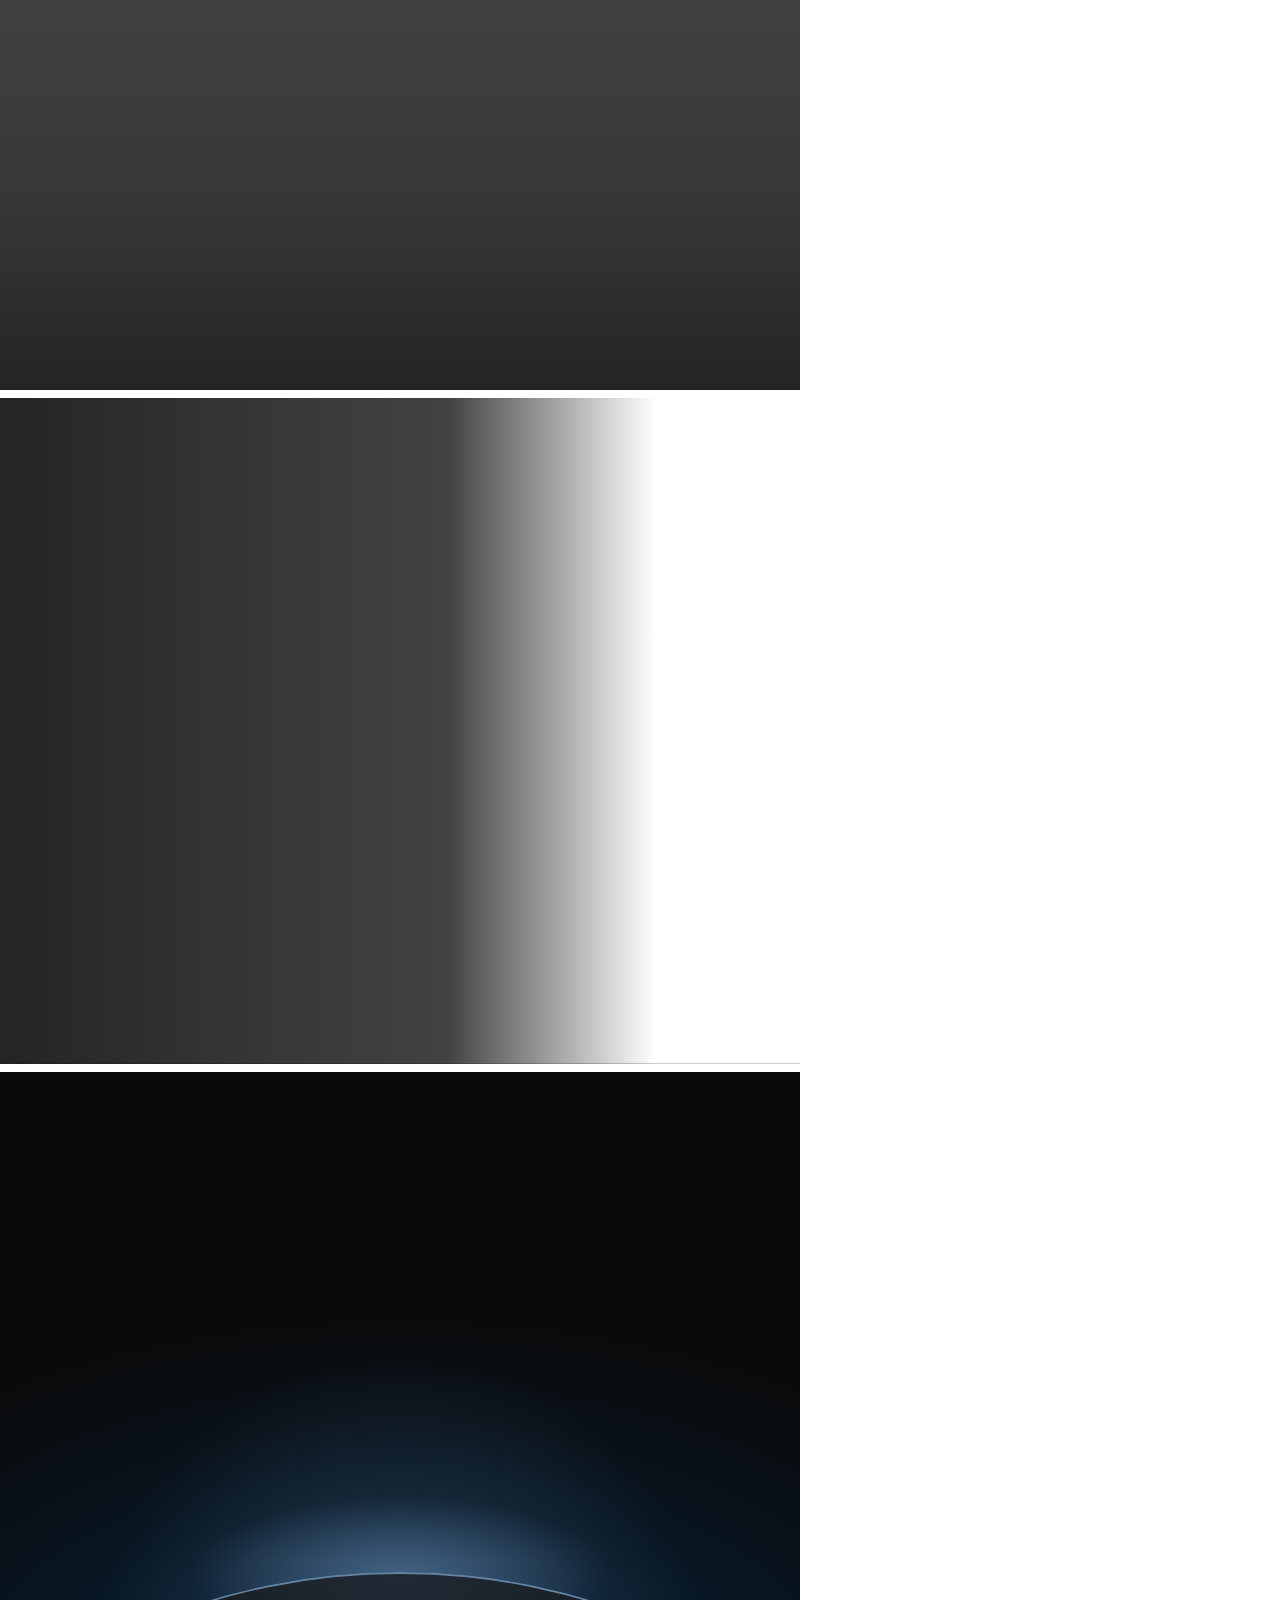
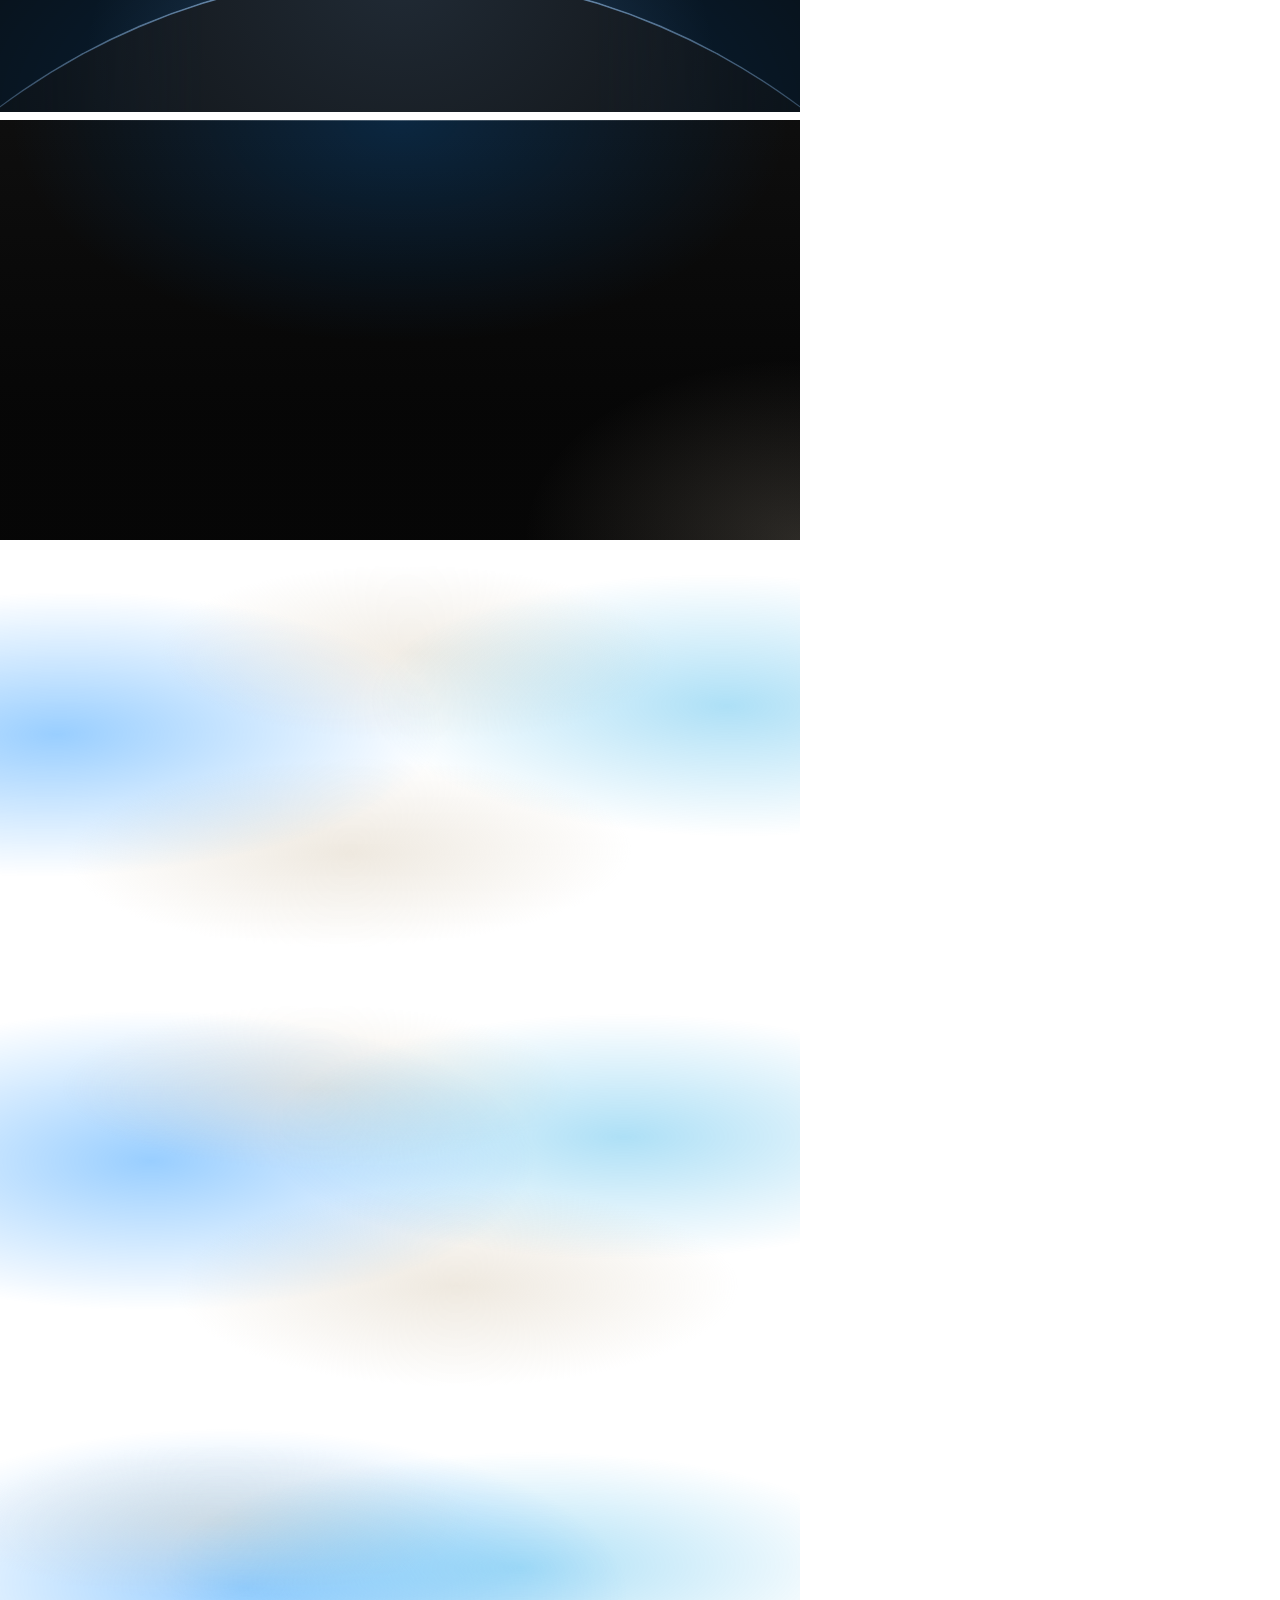
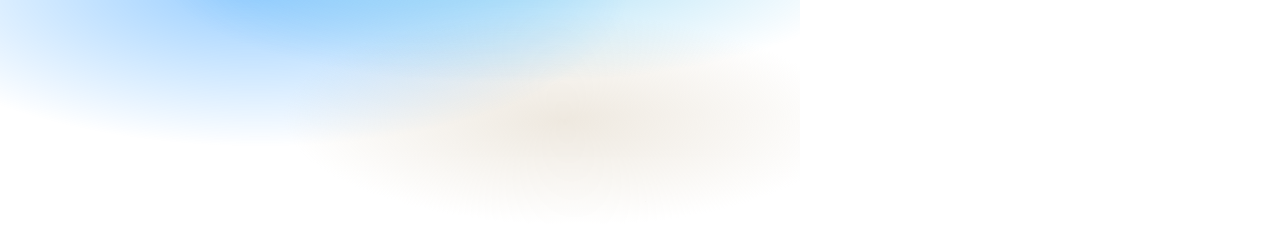
<file: assets/backgrounds/check.html>
<!doctype html>
<html lang="en" data-ground="sand">
<head>
<meta charset="utf-8">
<title>Backgrounds contrast check</title>
<!-- Every ground in a 800px box, for check.mjs: it sets a palette, screenshots the boxes and measures
     the ink and muted contrast on every pixel of each ground's text zone (index.json). The photograph
     grounds sit on a flat grey picture: #7c7c7c for the dark scrim, #d4d4d4 for the light one; and the worst case of the dark scrim: a white
     picture (white words on it). The light scrim is for pale photographs only. -->
<link rel="stylesheet" href="../system.css">
<link rel="stylesheet" href="backgrounds.css">
<style>body { margin: 0; width: 800px; } .box { width: 800px; margin: 0 0 8px; padding: 24px; font-size: 20px; } .pi, .pm { visibility: hidden; } .pi { color: var(--ink); } .pm { color: var(--muted); }  /* the liquid blobs held at the start, the middle and the end of their drift (the keyframes in backgrounds.css), so the text zone is measured where they stand under it */
  .at-start::before { animation: none; transform: translate3d(-7%, 0, 0) skewX(-7deg) scaleY(.94); } .at-start::after { animation: none; transform: translate3d(8%, 0, 0) skewX(6deg) scaleY(1.04); }
  .at-mid::before { animation: none; transform: translate3d(.5%, 0, 0) skewX(-.5deg) scaleY(.995); } .at-mid::after { animation: none; transform: translate3d(-.5%, 0, 0) scaleY(.98); }
  .at-end::before { animation: none; transform: translate3d(8%, 0, 0) skewX(6deg) scaleY(1.05); } .at-end::after { animation: none; transform: translate3d(-9%, 0, 0) skewX(-6deg) scaleY(.92); }
</style>
<script src="backgrounds.js" defer></script>
</head>
<body>
<div class="bg-mist box" data-g="mist" style="height:420px"><span class="pi">Ink</span> <span class="pm">Muted</span></div>
<div class="bg-halo box" data-g="halo" style="height:420px"><span class="pi">Ink</span> <span class="pm">Muted</span></div>
<div class="bg-grain box" data-g="grain" style="height:420px"><span class="pi">Ink</span> <span class="pm">Muted</span></div>
<div class="bg-paper box" data-g="paper" style="height:420px"><span class="pi">Ink</span> <span class="pm">Muted</span></div>
<div class="bg-dusk box" data-g="dusk" style="height:420px"><span class="pi">Ink</span> <span class="pm">Muted</span></div>
<div class="bg-topglow box" data-g="topglow" style="height:560px"><span class="pi">Ink</span> <span class="pm">Muted</span></div>
<div class="bg-ruled box" data-g="ruled" style="height:420px"><span class="pi">Ink</span> <span class="pm">Muted</span></div>
<div class="bg-dots box" data-g="dots" style="height:420px"><span class="pi">Ink</span> <span class="pm">Muted</span></div>
<div class="bg-arcs box" data-g="arcs" style="height:420px"><span class="pi">Ink</span> <span class="pm">Muted</span></div>
<div class="bg-band box" data-g="band" style="height:420px"><span class="pi">Ink</span> <span class="pm">Muted</span></div>
<div class="bg-field box" data-g="field" style="height:420px"><span class="pi">Ink</span> <span class="pm">Muted</span></div>
<div class="bg-band bg-tint box" data-g="band-tint" style="height:420px"><span class="pi">Ink</span> <span class="pm">Muted</span></div>
<div class="bg-field bg-tint box" data-g="field-tint" style="height:420px"><span class="pi">Ink</span> <span class="pm">Muted</span></div>
<div class="bg-photo box" data-g="photo" style="height:520px;--g-photo:linear-gradient(#7c7c7c,#7c7c7c)"><span class="pi">Ink</span> <span class="pm">Muted</span></div>
<div class="bg-photo bg-photo--left box" data-g="photo-left" style="height:520px;--g-photo:linear-gradient(#7c7c7c,#7c7c7c)"><span class="pi">Ink</span> <span class="pm">Muted</span></div>
<div class="bg-photo bg-photo--light box" data-g="photo-light" style="height:520px;--g-photo:linear-gradient(#d4d4d4,#d4d4d4)"><span class="pi">Ink</span> <span class="pm">Muted</span></div>
<div class="bg-photo box" data-g="photo-white" style="height:520px;--g-photo:linear-gradient(#fff,#fff)"><span class="pi">Ink</span> <span class="pm">Muted</span></div>
<div class="bg-photo bg-photo--left box" data-g="photo-left-white" style="height:520px;--g-photo:linear-gradient(#fff,#fff)"><span class="pi">Ink</span> <span class="pm">Muted</span></div>
<div class="bg-horizon box" data-g="horizon" style="height:640px"><span class="pi">Ink</span> <span class="pm">Muted</span></div>
<div class="bg-deep box" data-g="deep" style="height:420px"><span class="pi">Ink</span> <span class="pm">Muted</span></div>
<div class="bg-liquid box at-start" data-g="liquid" data-no-pause style="height:420px"><span class="pi">Ink</span> <span class="pm">Muted</span></div>
<div class="bg-liquid box at-mid" data-g="liquid-mid" data-no-pause style="height:420px"><span class="pi">Ink</span> <span class="pm">Muted</span></div>
<div class="bg-liquid box at-end" data-g="liquid-end" data-no-pause style="height:420px"><span class="pi">Ink</span> <span class="pm">Muted</span></div>

</body>
</html>
</file>
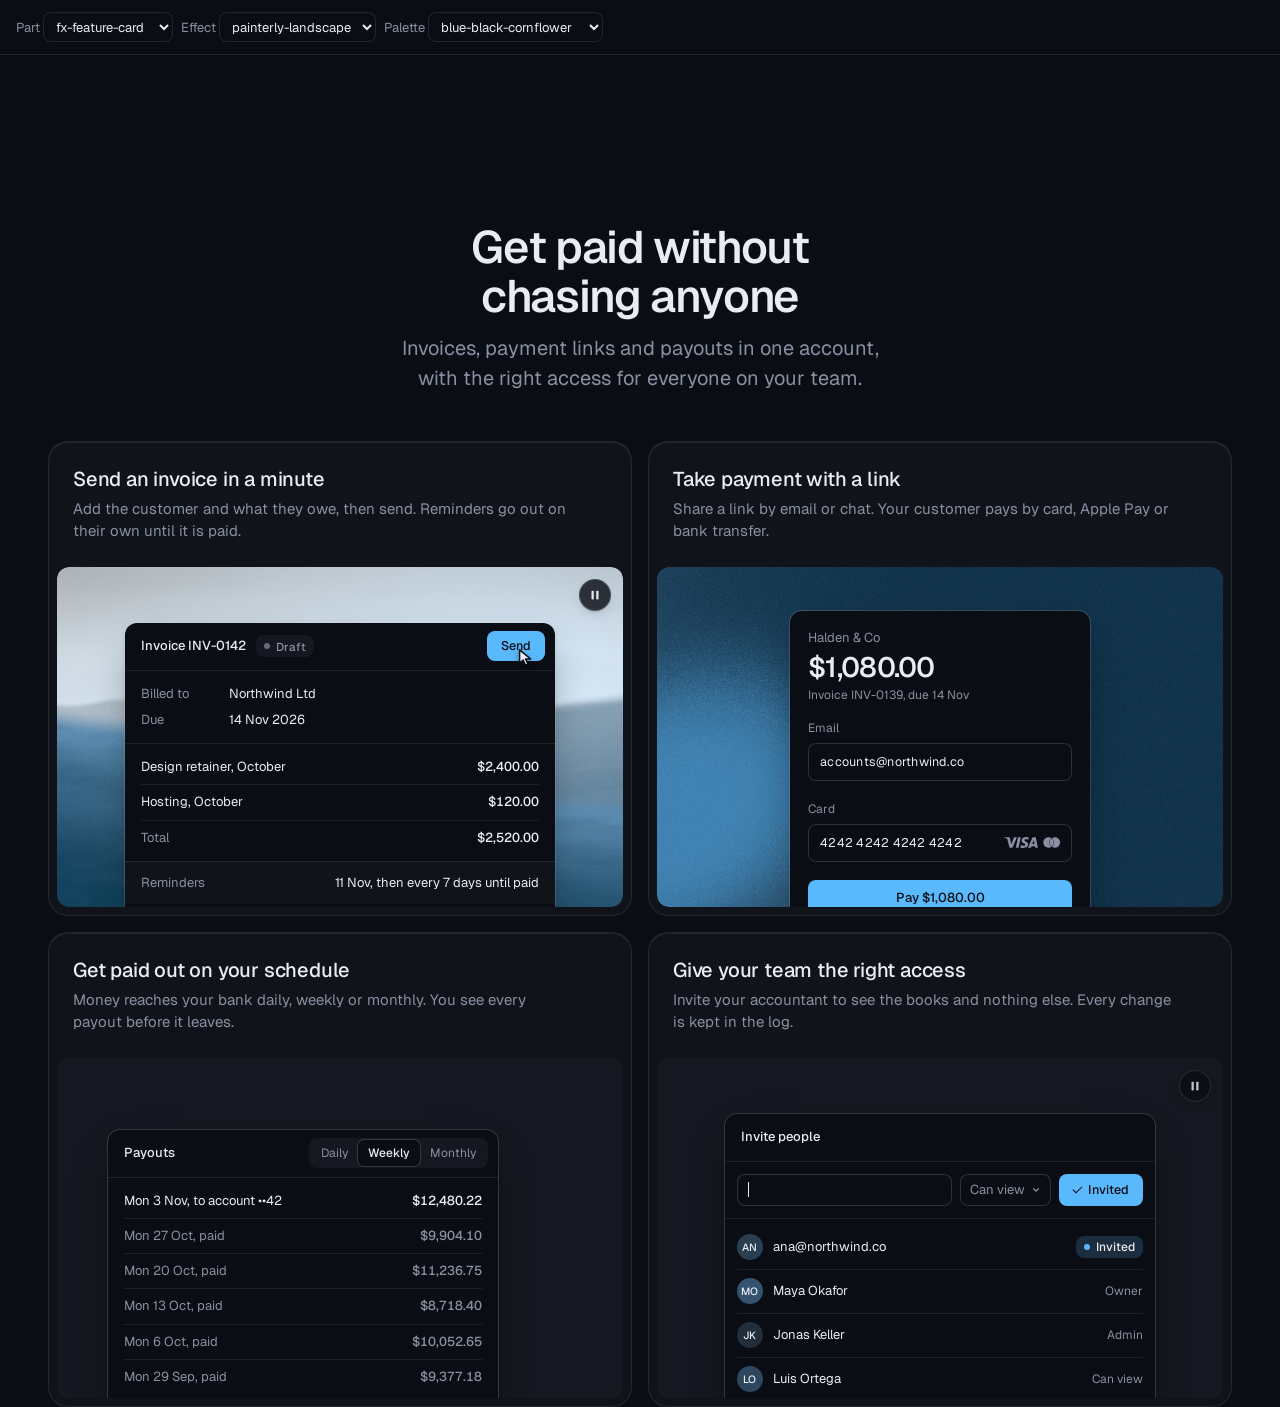
<file: assets/components/_lab.html>
<!doctype html>
<html lang="en" data-radius="soft">
<head>
<script>window.__tpGlMax = 16;   /* a gallery shows many live effects at once; a page of a site keeps the default 4 (fx.js) */</script>
<meta charset="utf-8">
<meta name="viewport" content="width=device-width, initial-scale=1">
<title>Component lab</title>
<link rel="preconnect" href="https://fonts.googleapis.com">
<link rel="preconnect" href="https://fonts.gstatic.com" crossorigin>
<link href="https://fonts.googleapis.com/css2?family=Geist:wght@100..900&family=Geist+Mono:wght@400..600&display=swap" rel="stylesheet">
<link rel="stylesheet" href="../system.css">
<link rel="stylesheet" href="./base.css">
<style>
  /* one component on its own, with a chosen effect (or object) and palette:
     _lab.html?c=fx-chart&fx=ruled-grounds&palette=white-link-blue&w=640 */
  :root { --font-display: "Geist", system-ui, sans-serif; --font-text: "Geist", system-ui, sans-serif; --font-mono: "Geist Mono", ui-monospace, monospace; --display-weight: 560; --display-tracking: -0.03em; }
  body { min-height: 100vh; margin: 0; }
  .bar { display: flex; flex-wrap: wrap; gap: 8px; align-items: center; padding: 12px 16px; border-bottom: 1px solid var(--line); font: 13px/1.4 var(--font-text); color: var(--muted); }
  .bar select { font: inherit; color: var(--ink); background: var(--bg); border: 1px solid var(--line); border-radius: var(--r-sm); height: 30px; padding: 0 8px; }
  .stage { padding: clamp(16px, 4vw, 48px); margin-inline: auto; }
</style>
</head>
<body>
<div class="bar">
  <label>Part <select id="c"></select></label>
  <label>Effect <select id="fx"></select></label>
  <label>Palette <select id="pal"></select></label>
</div>
<main class="stage" id="stage"></main>
<script type="module">
  import fx from '../effects/fx.js';
  const PARTS = ['fx-feature-card', 'fx-dither-object', 'fx-headline', 'fx-button', 'fx-prompt', 'fx-icon-tiles', 'fx-stat', 'fx-globe', 'fx-map', 'fx-chart', 'fx-bars', 'fx-band', 'fx-spotlight', 'fx-photo', 'fx-avatar', 'fx-search', 'fx-logos', 'fx-tabs', 'fx-pricing', 'fx-progress'];
  const PALETTES = {
    'blue-black-cornflower': { bg: '#0a0d14', surface: '#131824', ink: '#e9edf3', muted: '#8891a1', accent: '#5ab9fc', accentInk: '#0a0d14' },
    'graphite-safety-orange': { bg: '#18191b', surface: '#222427', ink: '#eff0f1', muted: '#9c9ea3', accent: '#ff4a1f', accentInk: '#18191b' },
    'white-link-blue': { bg: '#ffffff', surface: '#f4f4f4', ink: '#111111', muted: '#6b6b6b', accent: '#1a4be0', accentInk: '#ffffff' },
    'moss-sand': { bg: '#ddd6c6', surface: '#d2cab8', ink: '#2a2a26', muted: '#59574e', accent: '#4f6238', accentInk: '#ffffff' },
    'cobalt-field': { bg: '#0034eb', surface: '#002fd6', ink: '#ffffff', muted: '#dfe4f2', accent: '#e9e34a', accentInk: '#111111' },
  };
  const q = new URLSearchParams(location.search);
  const part = PARTS.includes(q.get('c')) ? q.get('c') : PARTS[0];
  const palId = PALETTES[q.get('palette')] ? q.get('palette') : 'blue-black-cornflower';
  const p = PALETTES[palId];
  const s = document.documentElement.style;
  const action = fx.color.contrast(p.accent, p.bg) >= 2.2 ? p.accent : p.ink;
  Object.entries({ '--p-bg': p.bg, '--p-surface': p.surface, '--p-ink': p.ink, '--p-muted': p.muted, '--p-accent': p.accent, '--p-accent-ink': p.accentInk, '--p-action': action, '--p-action-ink': action === p.accent ? p.accentInk : p.bg }).forEach(([k, v]) => s.setProperty(k, v));
  s.colorScheme = fx.color.isDark(p.bg) ? 'dark' : 'light';
  if (q.has('fallback')) fx.config.forceFallback = true;
  // one part at a time: at most 4 live WebGL contexts on this page
  fx.config.maxLive = 4;
  if (q.has('w')) document.getElementById('stage').style.maxWidth = q.get('w') + 'px';

  const base = `./${part}/`;
  const [meta, html, mod] = await Promise.all([fetch(base + 'meta.json').then(r => r.json()), fetch(base + 'component.html').then(r => r.text()), import(base + 'component.js')]);
  const link = Object.assign(document.createElement('link'), { rel: 'stylesheet', href: base + 'component.css' });
  document.head.append(link);
  await new Promise(r => { link.onload = link.onerror = r; });
  const choices = meta.effects?.length ? meta.effects : meta.objects || [];
  const chosen = choices.includes(q.get('fx')) ? q.get('fx') : meta.default;
  const stage = document.getElementById('stage');
  stage.innerHTML = html;
  const root = stage.firstElementChild;
  // the chosen effect goes where the part reads it: data-cx-object, data-cx-fill, or data-cx-effect on the root
  // the dither object: one figure set to the chosen object (one live object, as on a page); no caption under it
  if (meta.objects) {
    const fig = root.matches('[data-cx-object]') ? root : root.querySelector('[data-cx-object]');
    fig.dataset.cxObject = chosen;
    if (q.get('render') === 'studio') fig.dataset.cxRender = 'studio';
    fig.querySelector('.cx-obj__stage').removeAttribute('aria-label');
    fig.style.maxWidth = '720px';
  }
  // without ?fx= the markup keeps its own effects (the feature card mixes a landscape and a grain: setting
  // the default on every panel would paint the grain panel as a landscape too)
  else if (!choices.includes(q.get('fx'))) { /* as written */ }
  else if (root.querySelector('[data-cx-fill]')) root.querySelectorAll('[data-cx-fill]').forEach(el => { el.dataset.cxFill = chosen; });
  else if (root.querySelector('[data-cx-effect]')) root.querySelectorAll('[data-cx-effect]').forEach(el => { el.dataset.cxEffect = chosen; });
  else root.dataset.cxEffect = chosen;
  // the map draws its baked streets; an effect named with ?fx= shows its fallback ground (no map data) instead
  if (part === 'fx-map' && choices.includes(q.get('fx'))) delete root.dataset.cxMap;
  await document.fonts.ready;
  window.__part = mod.default(root);
  setTimeout(() => { document.documentElement.dataset.ready = '1'; }, 1200);

  const fill = (sel, list, cur, key) => {
    const el = document.getElementById(sel);
    el.innerHTML = list.map(v => `<option${v === cur ? ' selected' : ''}>${v}</option>`).join('');
    el.addEventListener('change', () => { q.set(key, el.value); if (key === 'c') q.delete('fx'); location.search = q.toString(); });
  };
  fill('c', PARTS, part, 'c');
  // a part whose default is none (the map's streets, the photograph as it is) lists none first, so the
  // select never shows an effect that is not on
  fill('fx', meta.default === 'none' ? ['none', ...choices] : choices, chosen, 'fx');
  fill('pal', Object.keys(PALETTES), palId, 'palette');
</script>
</body>
</html>
</file>
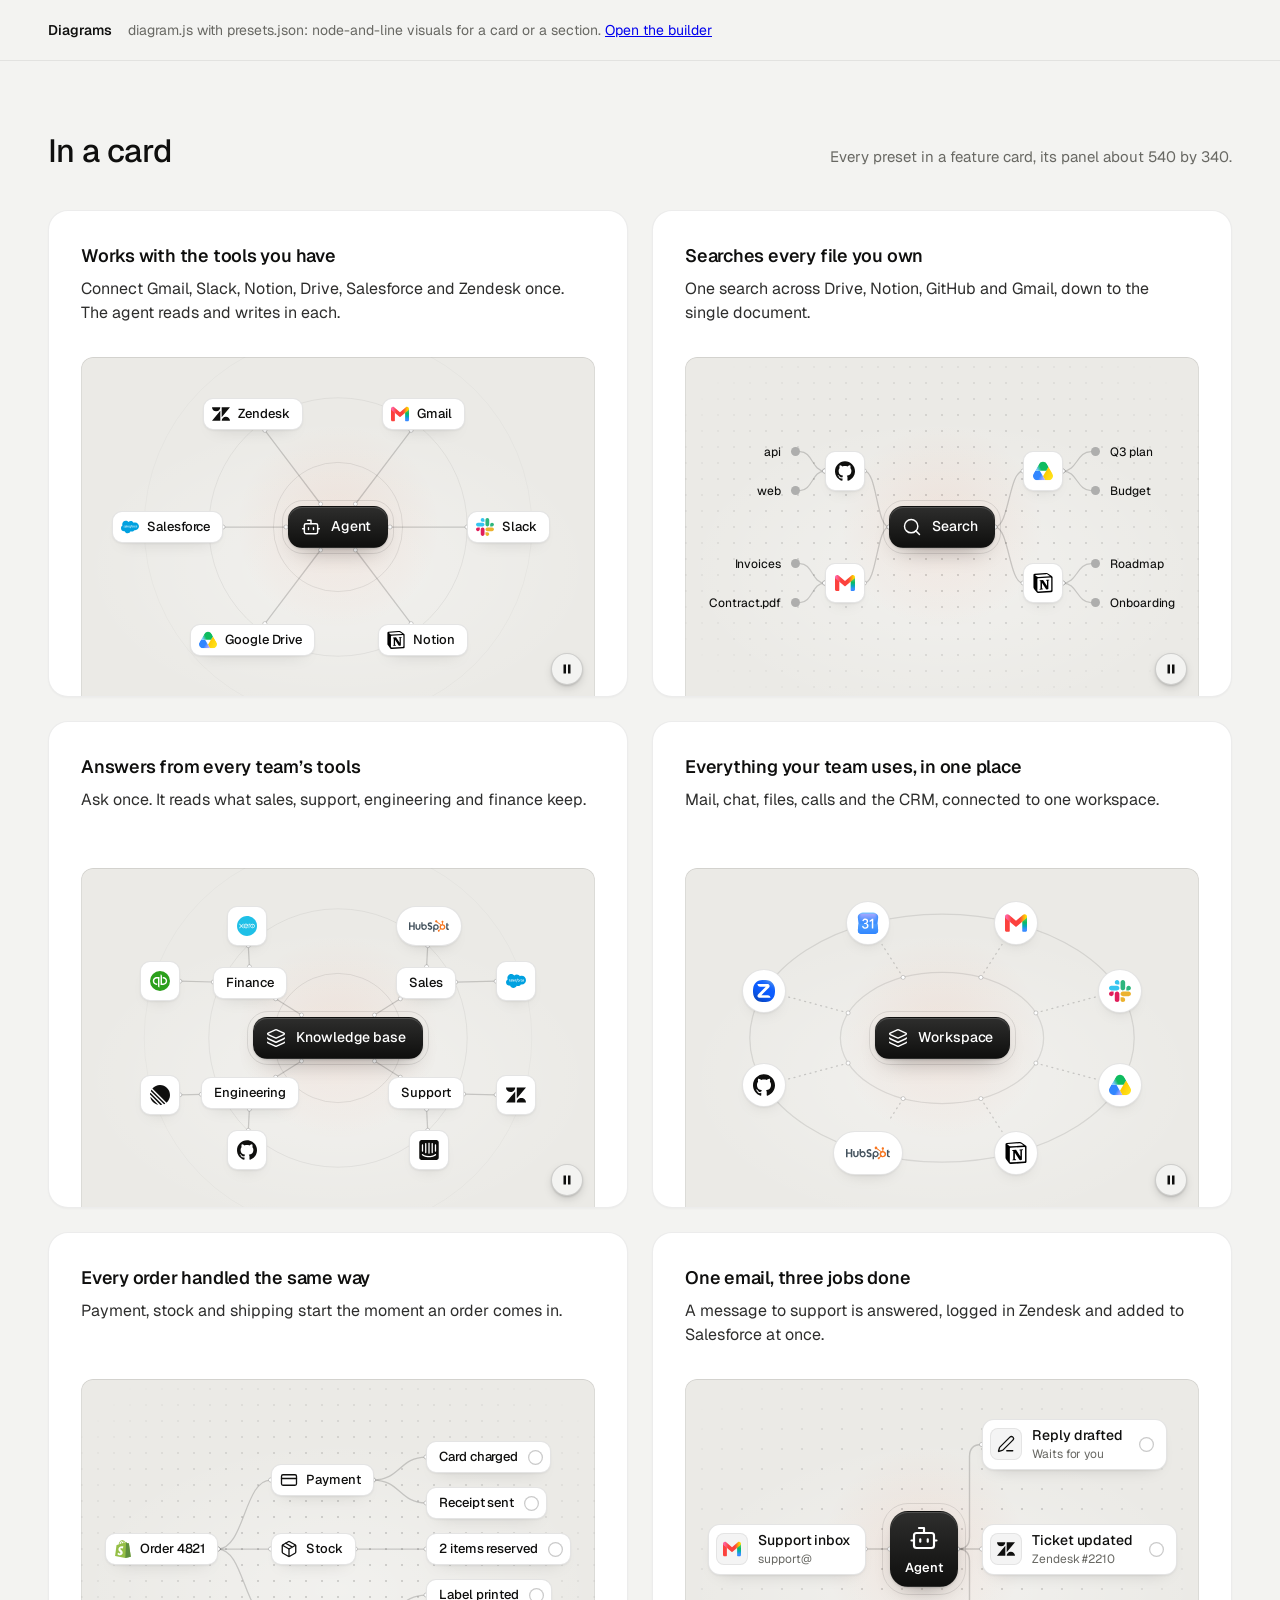
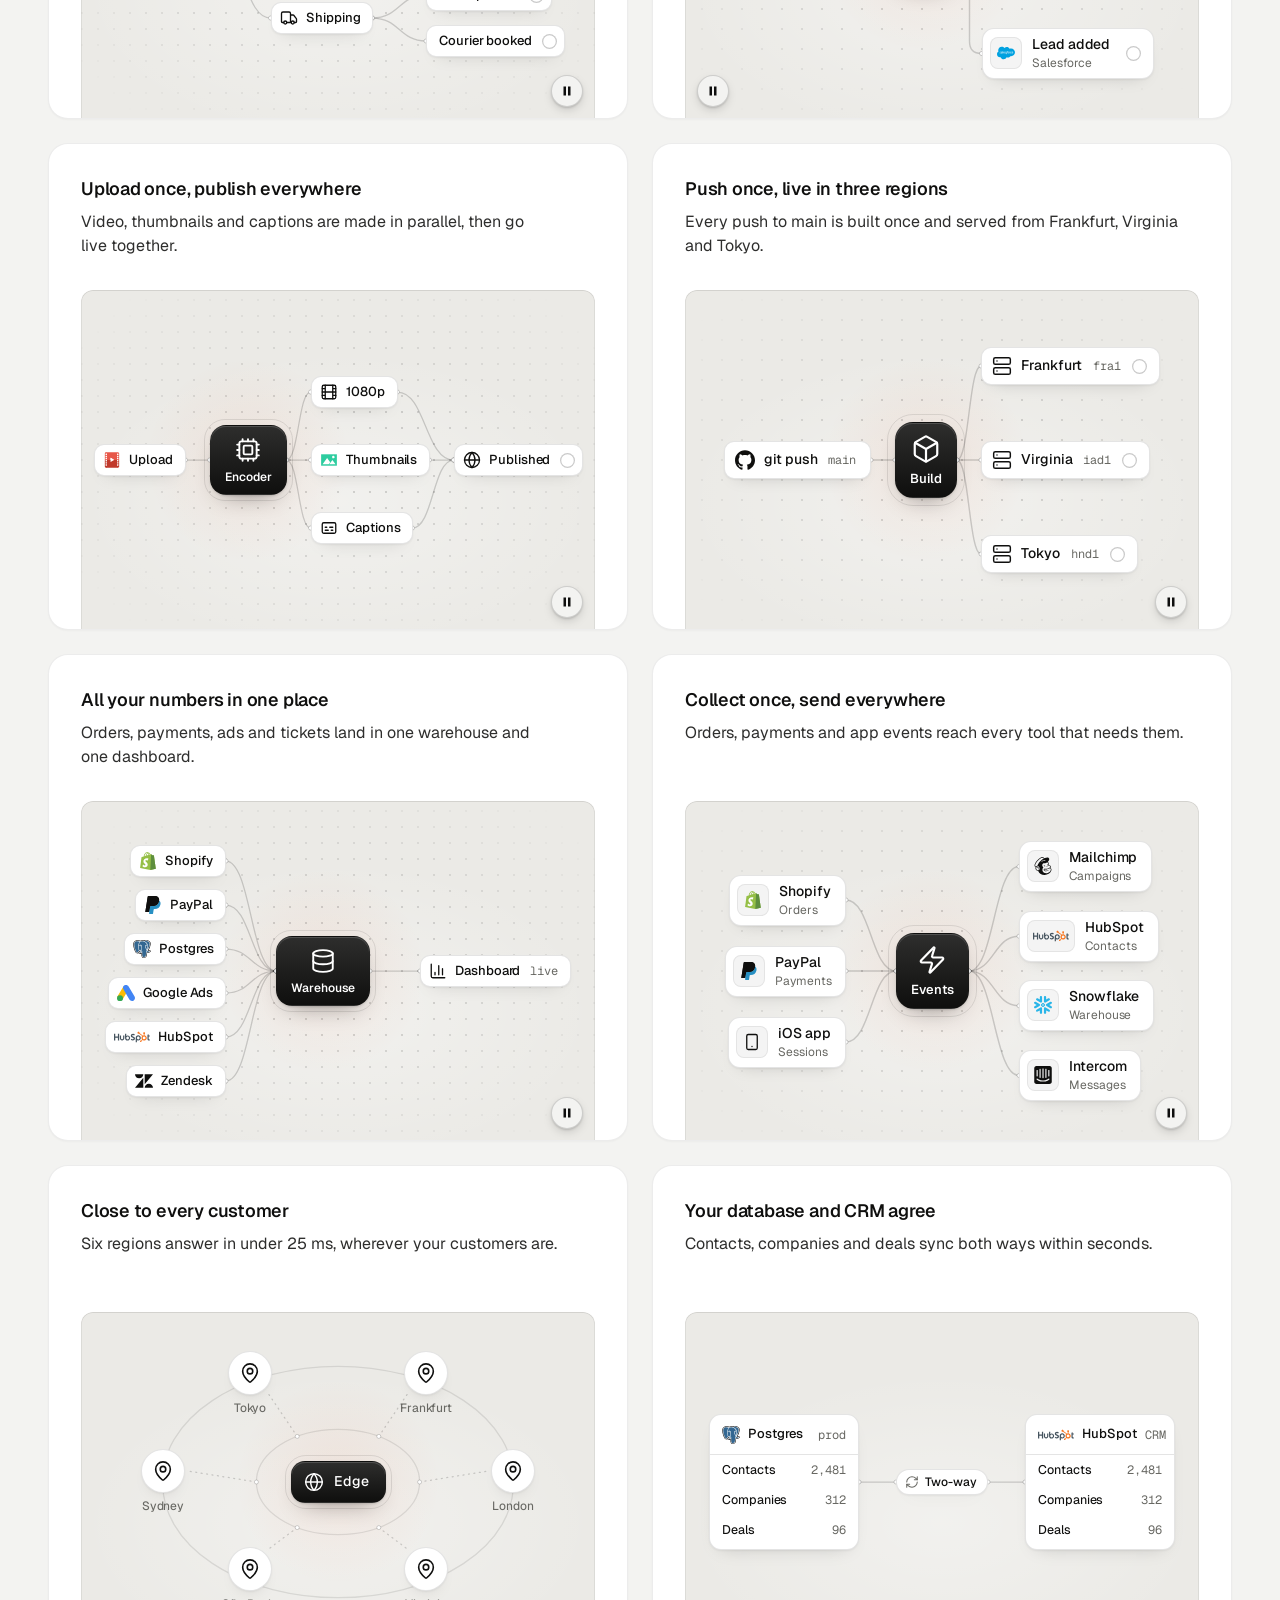
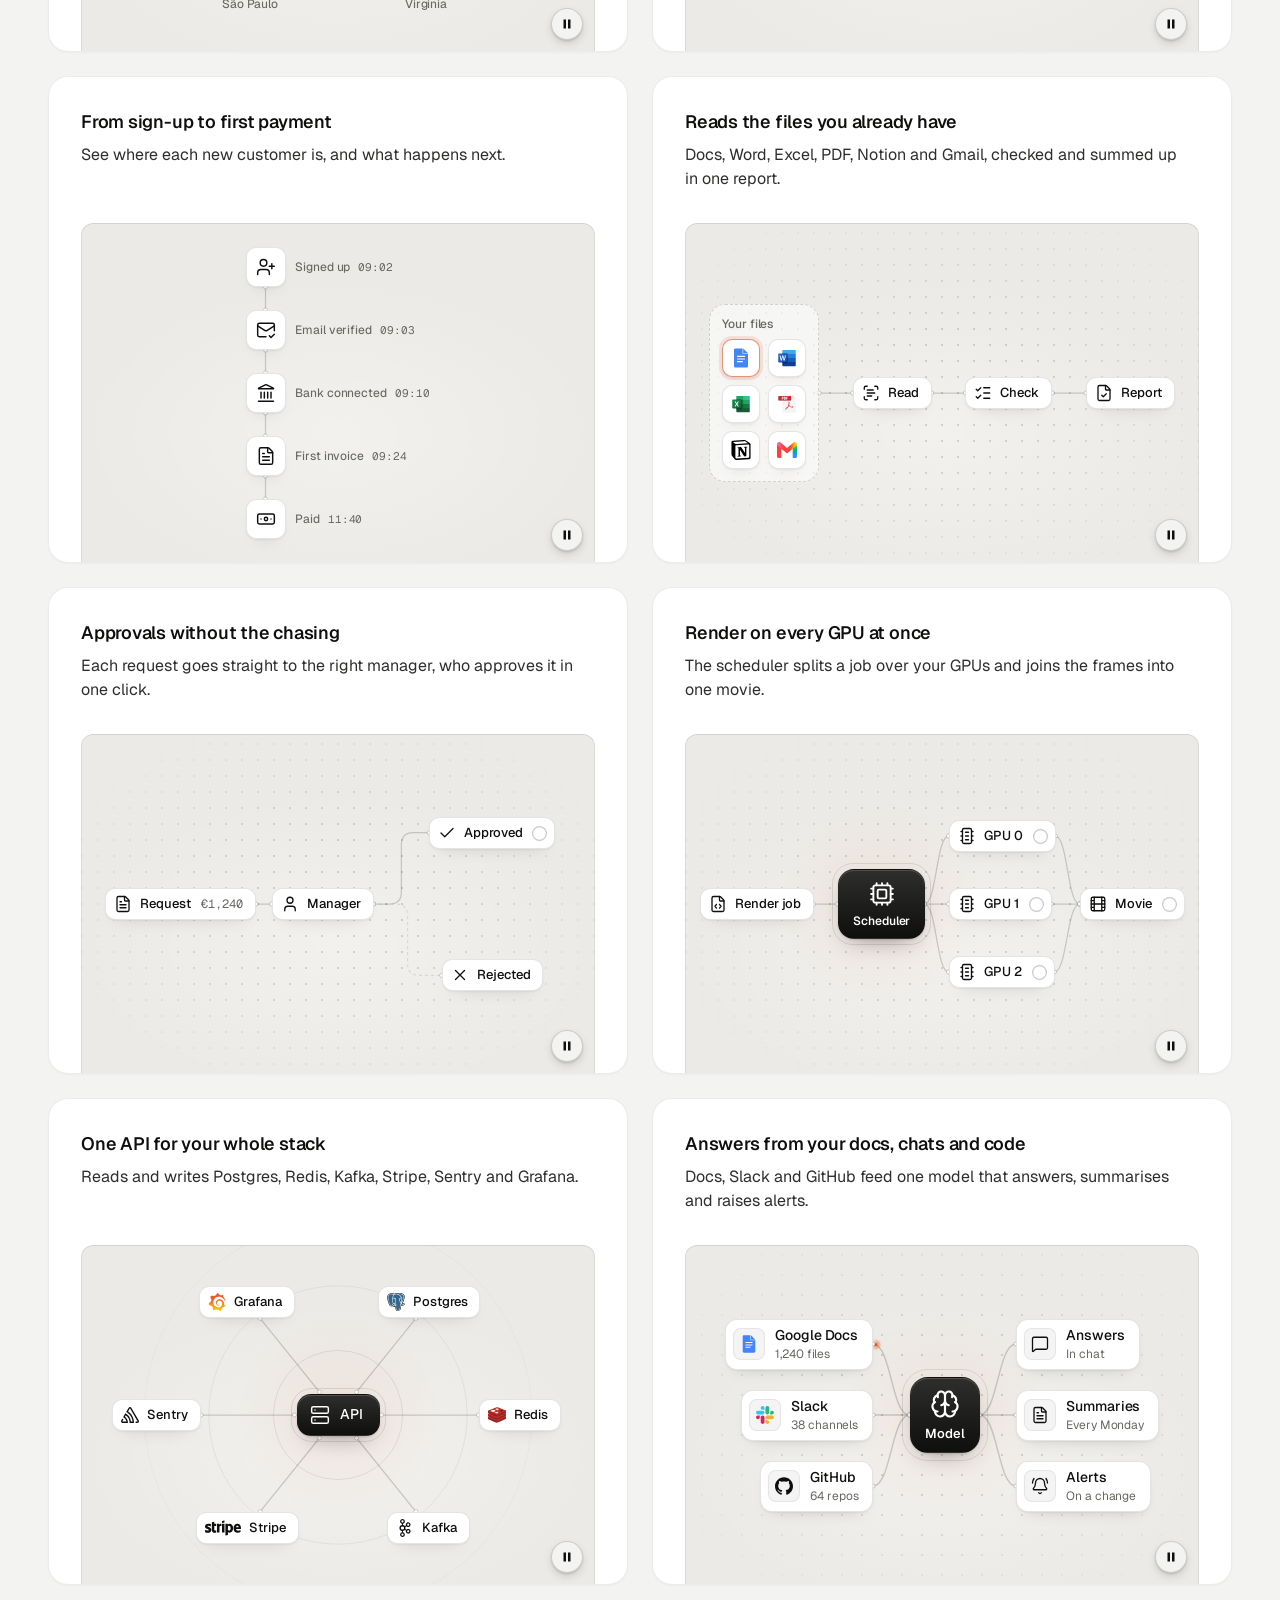
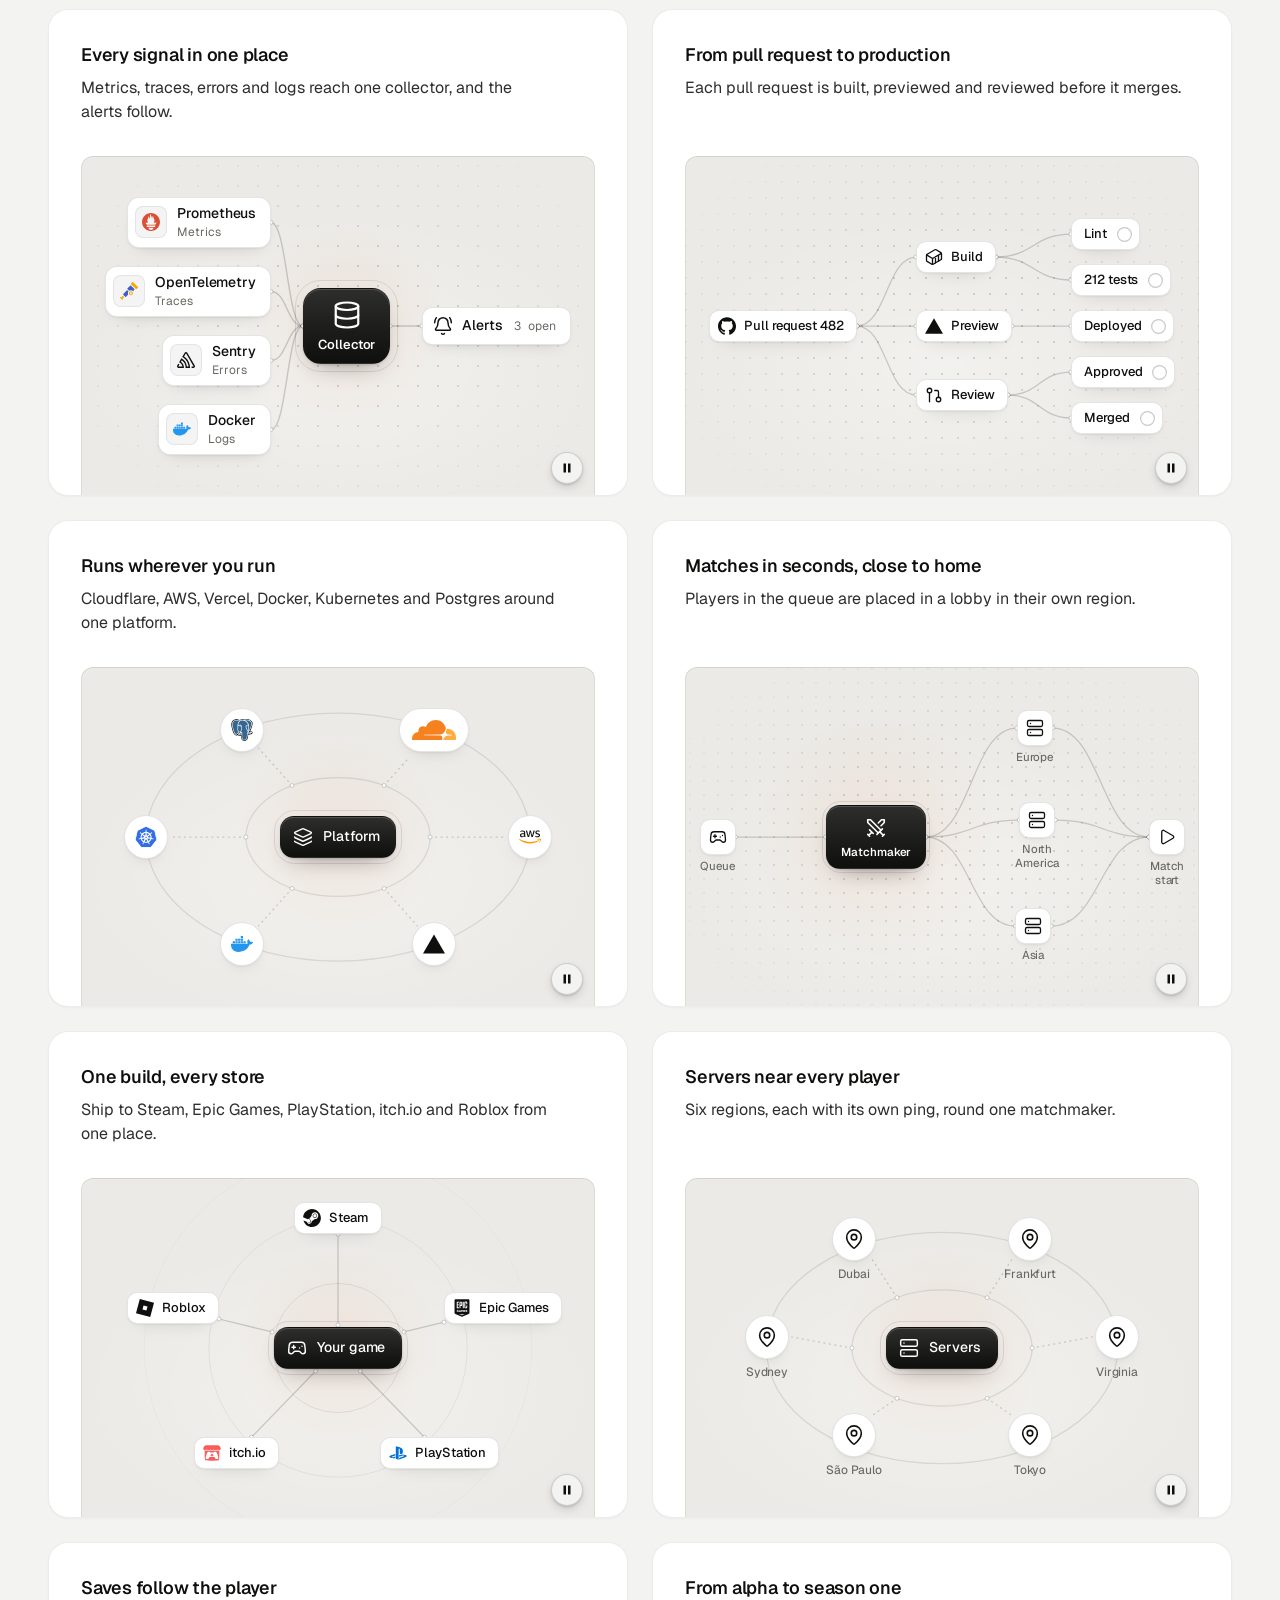
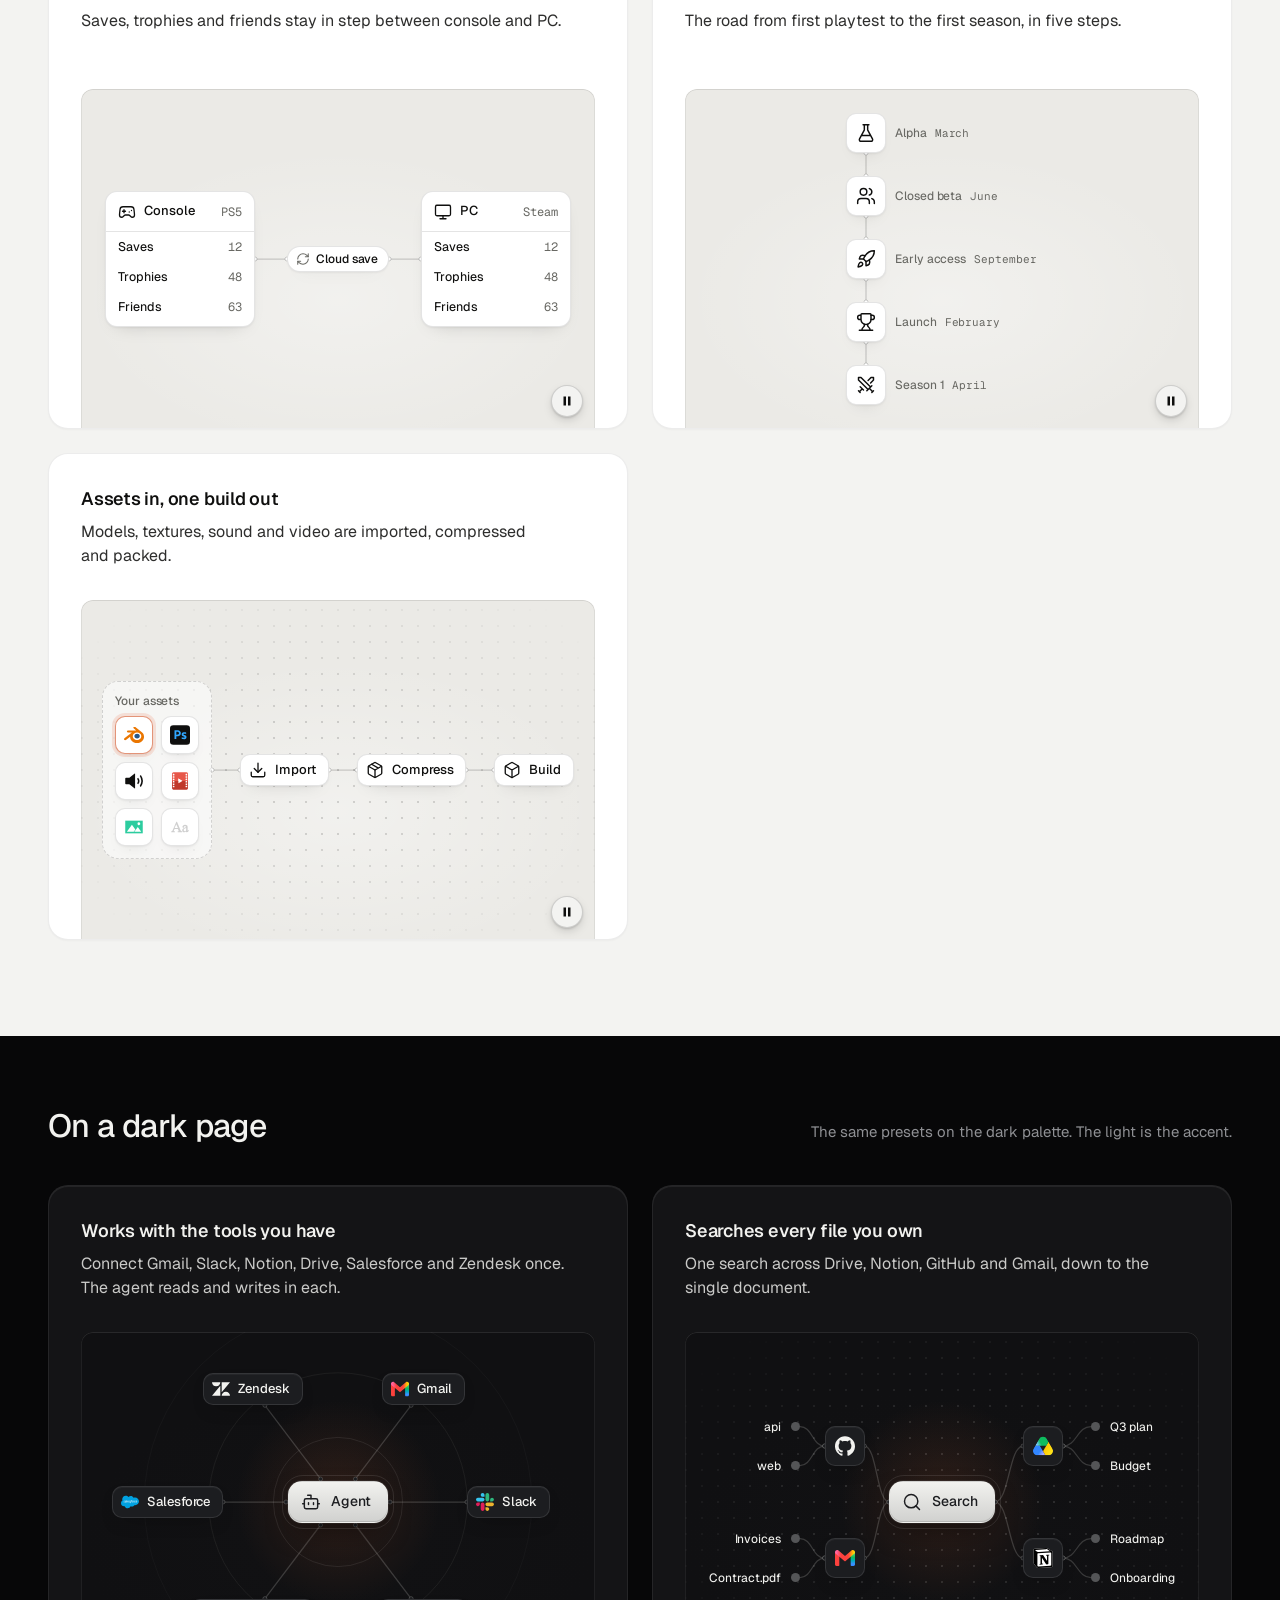
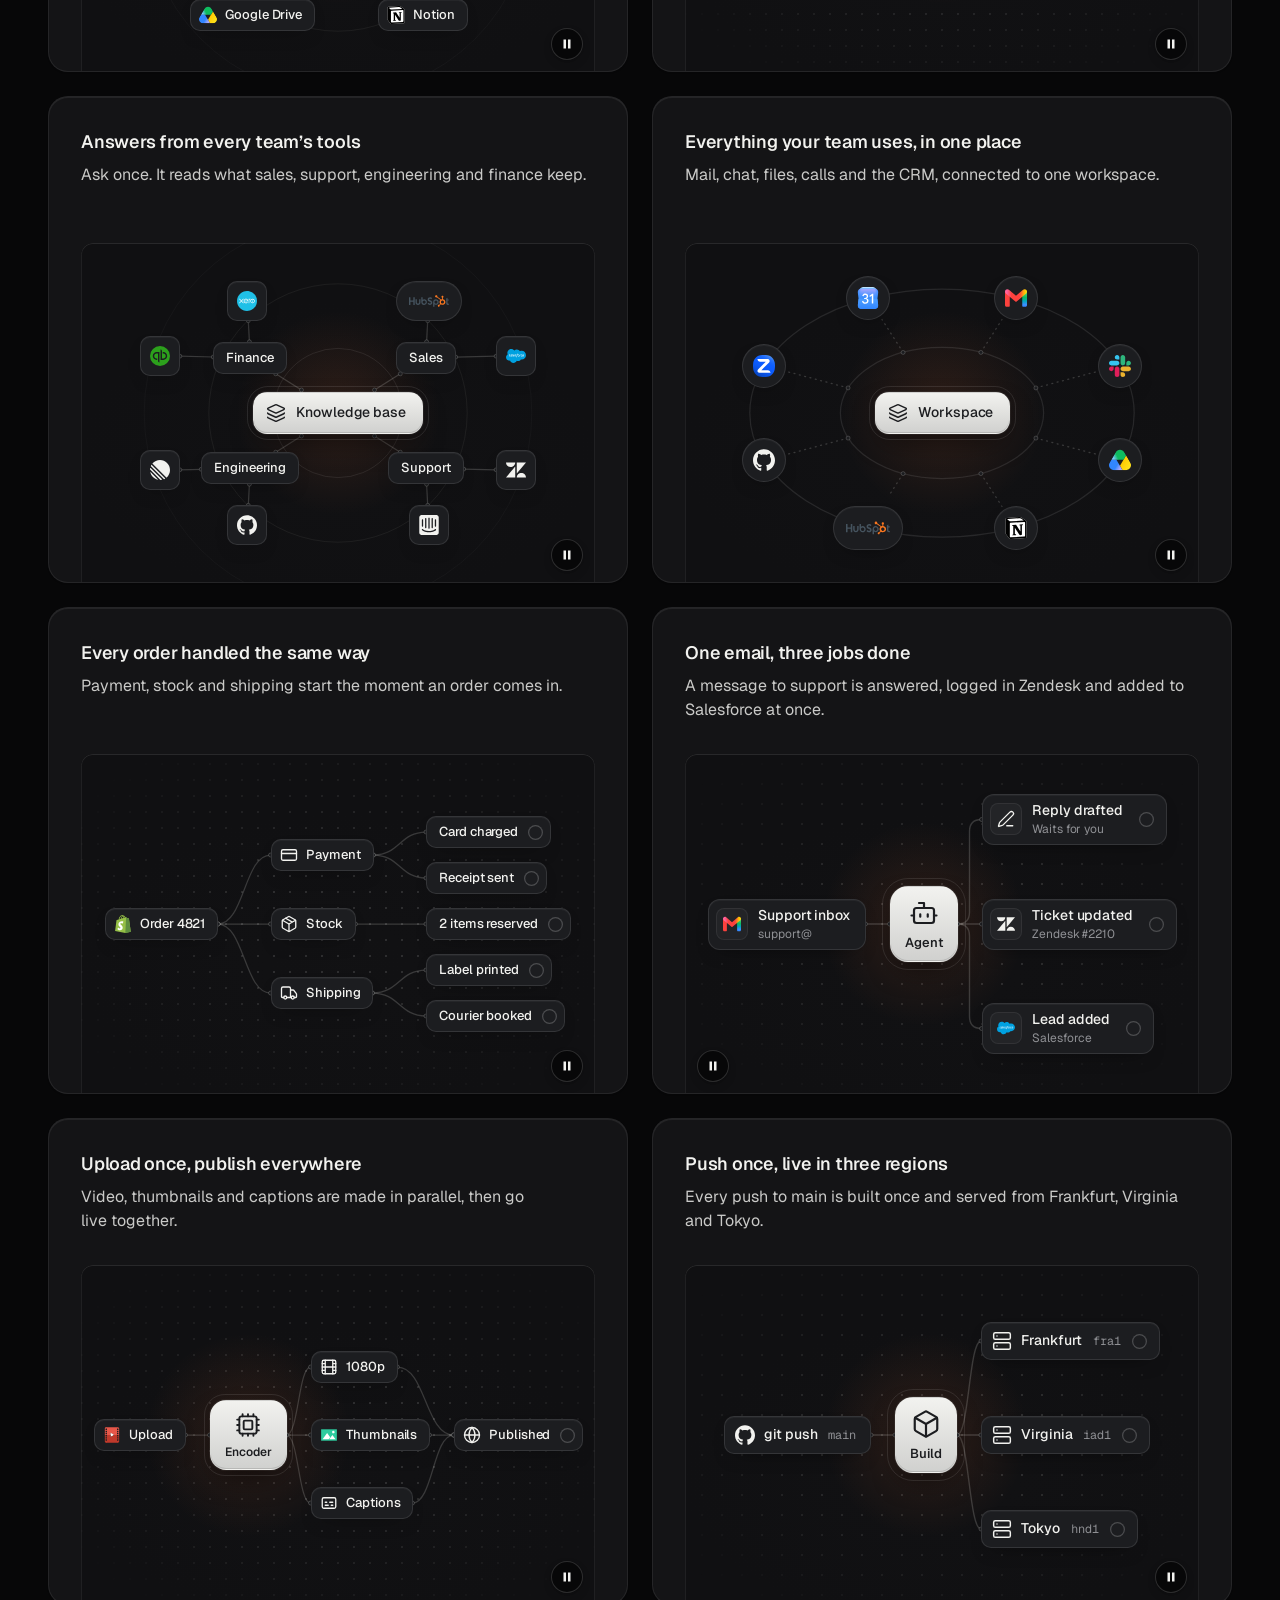
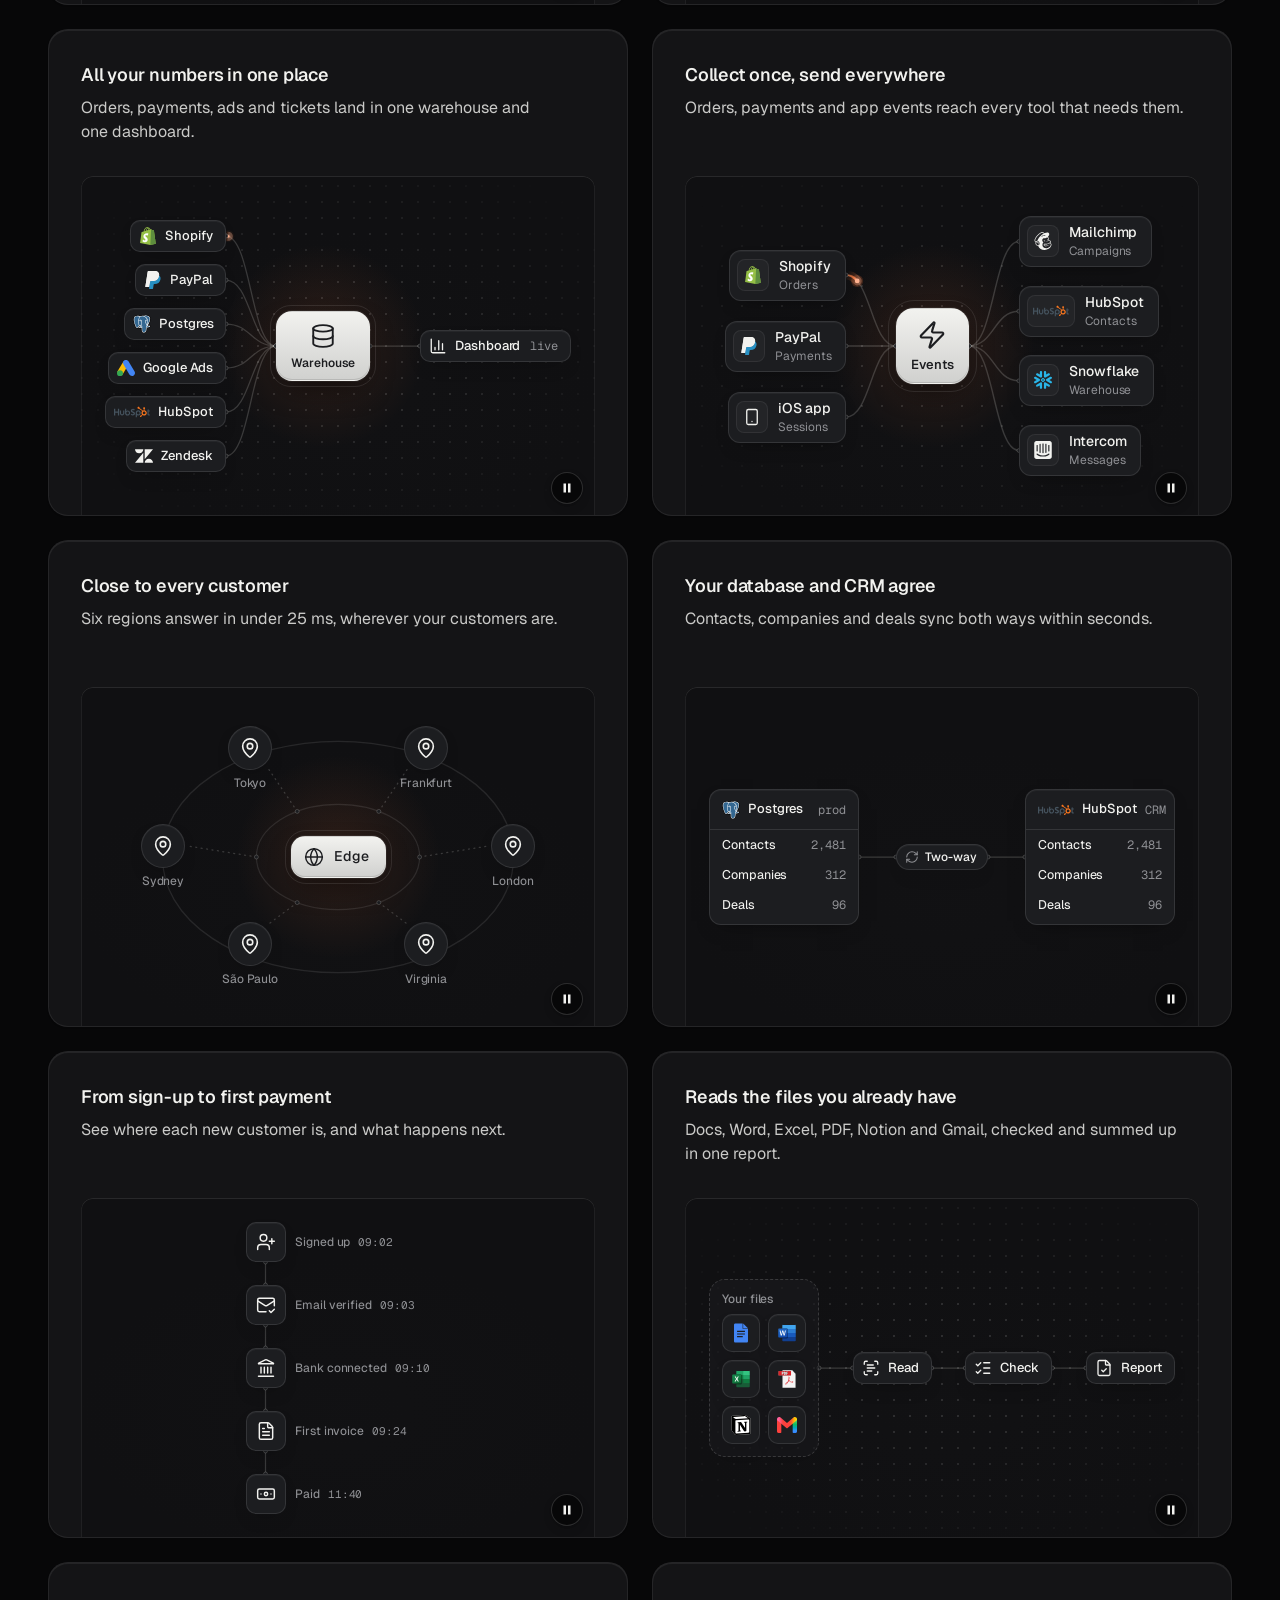
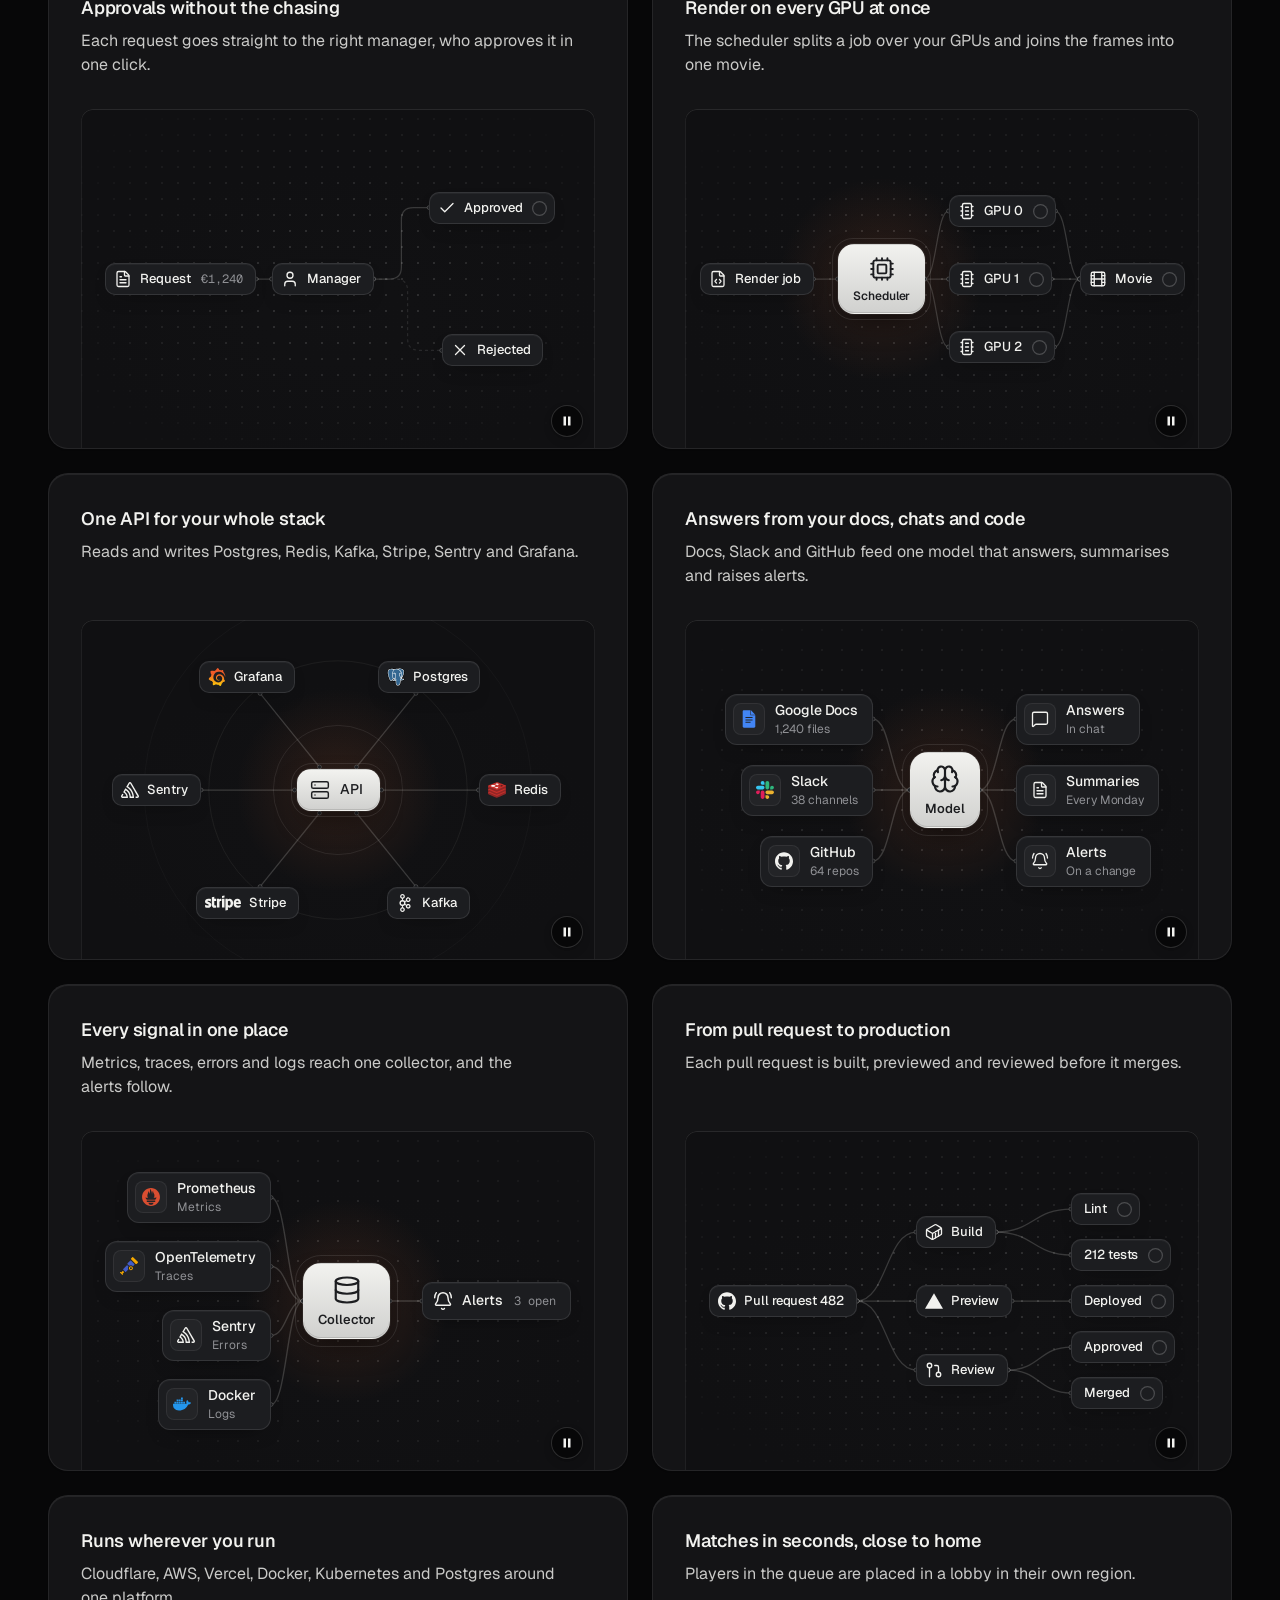
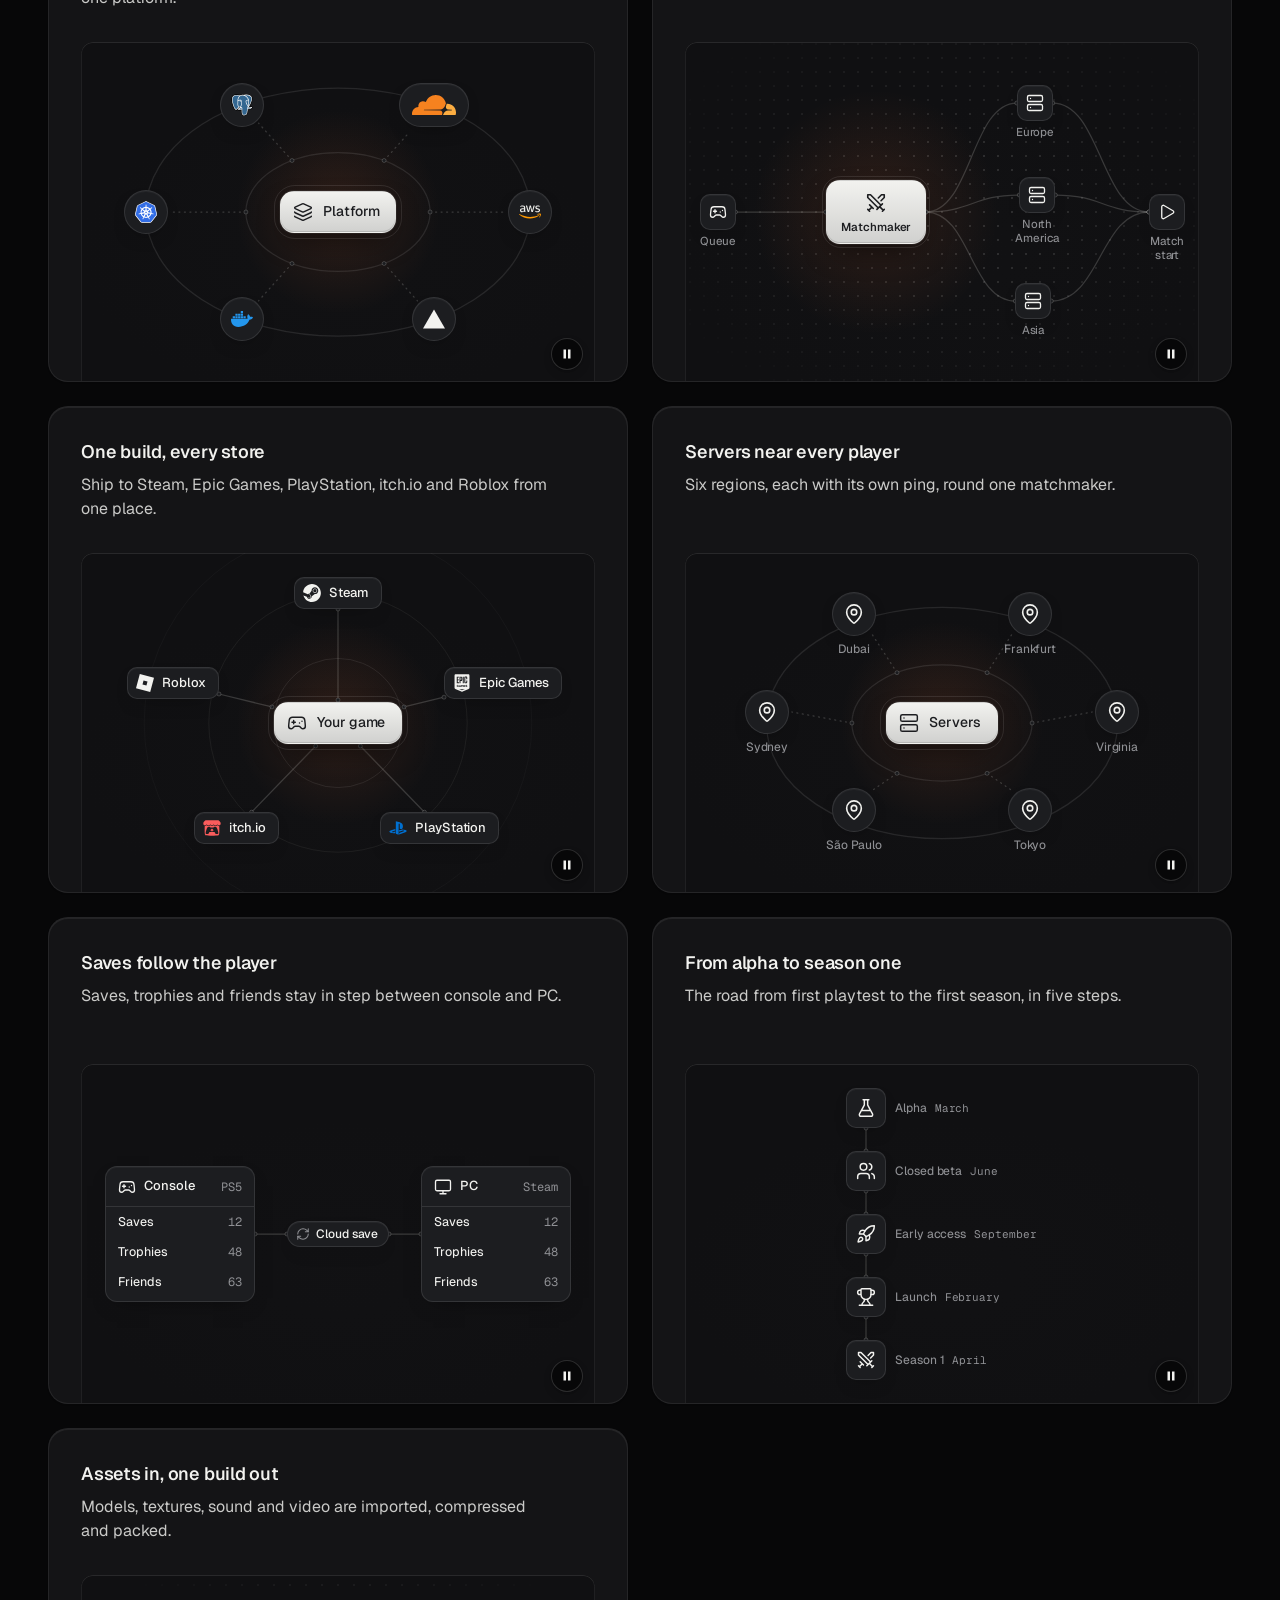
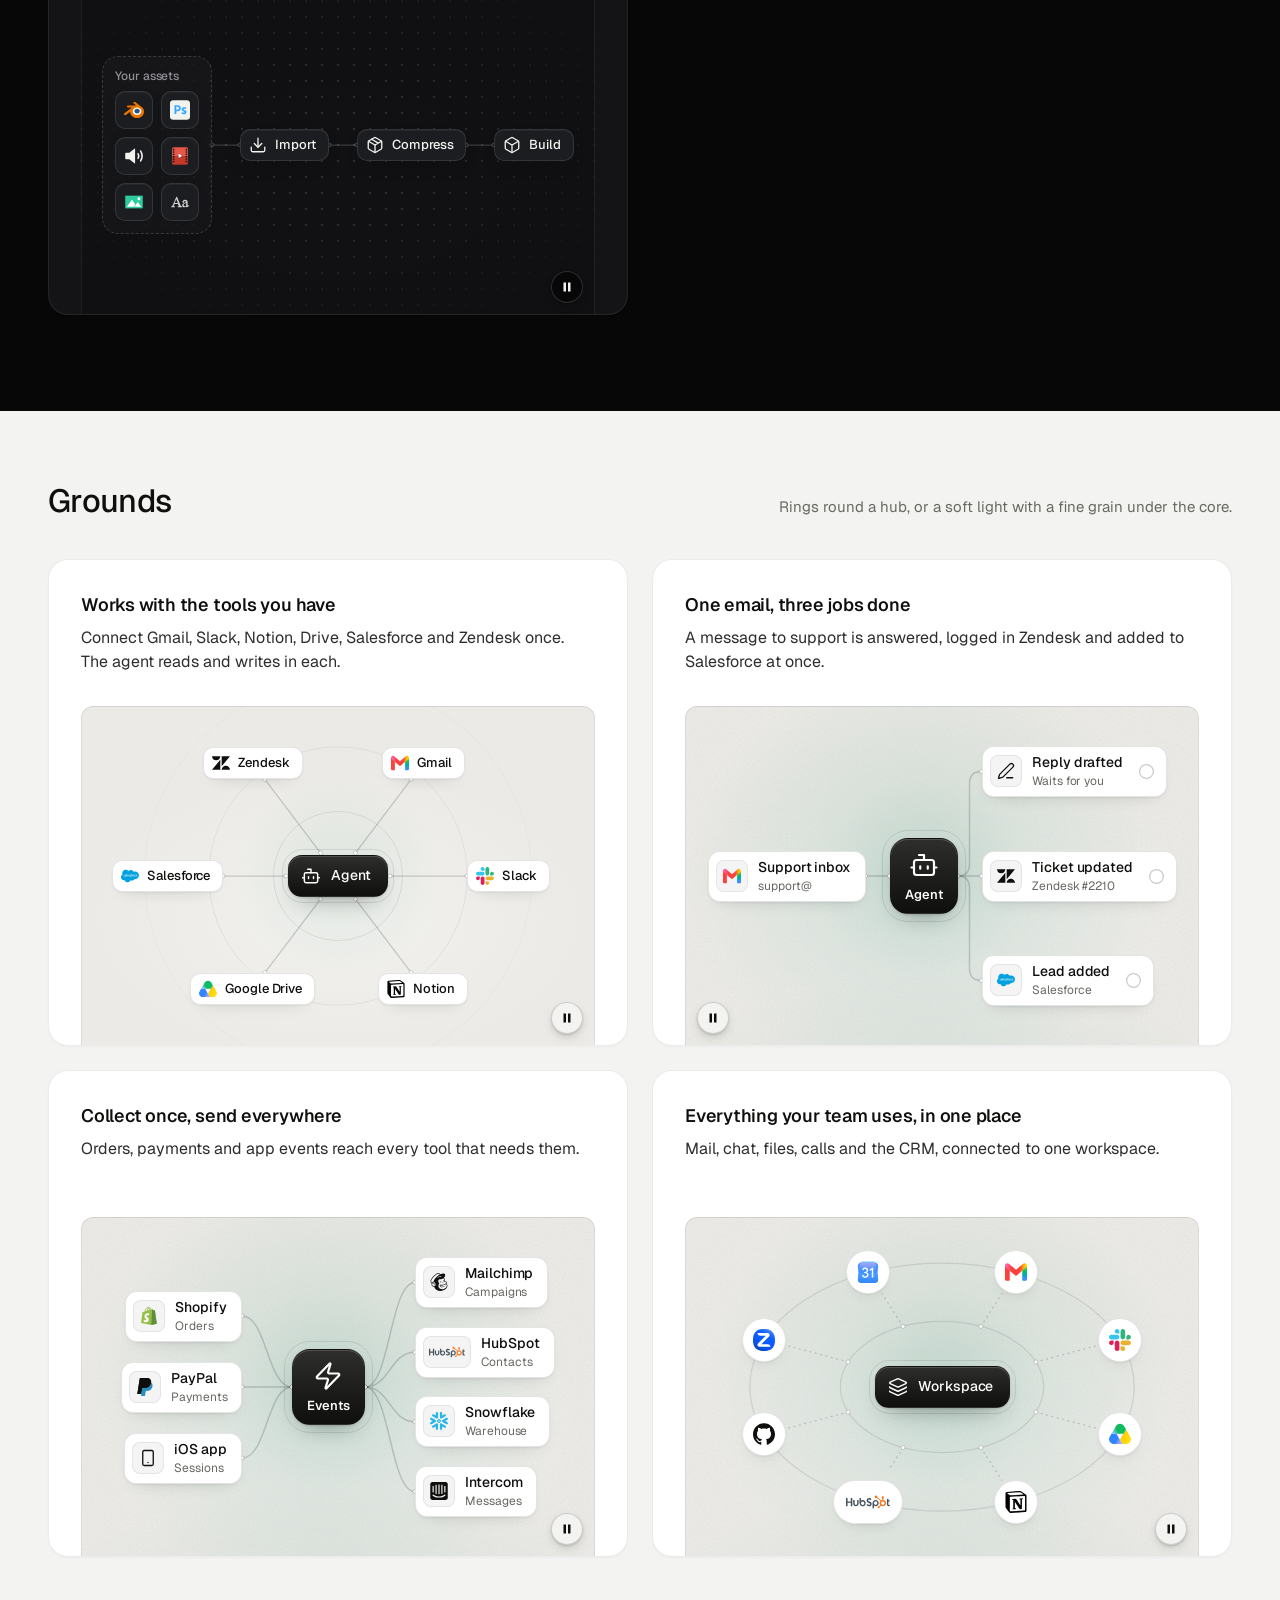
<file: assets/diagrams/demo.html>
<!doctype html>
<html lang="en">
<head>
<meta charset="utf-8">
<meta name="viewport" content="width=device-width, initial-scale=1">
<title>Diagrams</title>
<link rel="preconnect" href="https://fonts.googleapis.com">
<link rel="preconnect" href="https://fonts.gstatic.com" crossorigin>
<link href="https://fonts.googleapis.com/css2?family=Geist:wght@300..700&family=Geist+Mono:wght@400;500&display=swap" rel="stylesheet">
<link rel="stylesheet" href="../ui/cards.css">
<link rel="stylesheet" href="diagram.css">
<style>
  /* two page palettes (the same as assets/ui/cards.html); every colour of the cards and the diagrams
     comes from these */
  :root {
    --font-text: "Geist", system-ui, sans-serif;
    --font-display: "Geist", system-ui, sans-serif;
    --font-mono: "Geist Mono", ui-monospace, monospace;
  }
  [data-theme="light"] {
    --bg: #f3f3f1; --card: #ffffff; --ink: #0f0f0e; --muted: #686863; --accent: #e5531c; --accent-ink: #ffffff; --frag: #ffffff; --ground-bg: #ebeae6; --ground-accent: #dcd9d0;
  }
  [data-theme="light"][data-accent="blue"] { --accent: #2456e8; }
  [data-theme="light"][data-accent="green"] { --accent: #16825d; }
  [data-theme="dark"] {
    --bg: #070708; --card: #141416; --ink: #f2f2ef; --muted: #8f9094; --accent: #ff7a3c; --accent-ink: #120c08; --frag: #1c1d20; --ground-bg: #101012; --ground-accent: #232326;
  }
  [data-theme="dark"][data-accent="white"] { --accent: #f2f2ef; --accent-ink: #0b0b0c; }
  [data-theme="dark"][data-accent="green"] { --accent: #3ccf8e; --accent-ink: #06130d; }
  * { box-sizing: border-box; }
  html, body { margin: 0; }
  body { font-family: var(--font-text); background: #f3f3f1; color: #0f0f0e; -webkit-font-smoothing: antialiased; }
  .set { background: var(--bg); color: var(--ink); padding: 72px 0 96px; }
  .wrap { max-width: 1232px; margin: 0 auto; padding: 0 24px; }
  .head { display: flex; align-items: baseline; justify-content: space-between; gap: 24px; margin-bottom: 40px; }
  .head h2 { margin: 0; font: 500 32px/1.15 var(--font-display); letter-spacing: -0.02em; }
  .head p { margin: 0; color: var(--muted); font-size: 15px; max-width: 46ch; }
  .grid { display: grid; grid-template-columns: repeat(2, minmax(0, 1fr)); gap: 24px; }
  .grid--one { grid-template-columns: minmax(0, 1fr); }
  /* the panel heights of the brief: a card panel about 340 high, a section panel 560 */
  .card > .panel { --p-h: 340px; }
  .card--wide > .panel { --p-h: 560px; }
  .item { display: flex; flex-direction: column; gap: 10px; min-width: 0; }
  .item > .card { flex: 1; }
  .item > code { font: 400 12px/1 var(--font-mono); color: var(--muted); padding-left: 4px; }
  .top { background: #f3f3f1; border-bottom: 1px solid rgb(0 0 0 / .07); }
  .top .wrap { display: flex; align-items: center; gap: 16px; height: 60px; font-size: 14px; }
  .top b { font-weight: 560; }
  .top span { color: #686863; }
  /* a held moment (?dg=rest or mid) shows its end state at once, for screenshots */
  .dg-hold .dg *, .dg-hold .dg *::before, .dg-hold .dg *::after { transition: none !important; animation: none !important; }
  @media (max-width: 1023px) { .grid { grid-template-columns: minmax(0, 1fr); } }
  @media (max-width: 639px) {
    .set { padding: 48px 0 64px; }
    .wrap { padding: 0 16px; }
    .head { flex-direction: column; gap: 8px; margin-bottom: 28px; }
    .head h2 { font-size: 26px; }
    .card > .panel { --p-h: 300px; }
    .card--wide > .panel { --p-h: 420px; }
  }
</style>
</head>
<body data-icon-base="../icons/demo/">
<!-- icons load from ../icons/demo/ (every curated icon, written by scripts/icons.mjs fetch --all). A real page loads them from assets/icons/, filled once with:
     node scripts/icons.mjs scan index.html --out assets/icons -->
<header class="top"><div class="wrap"><b>Diagrams</b><span>diagram.js with presets.json: node-and-line visuals for a card or a section. <a href="lab.html">Open the builder</a></span></div></header>
<main id="sets"></main>

<script type="module">
  import dg from './diagram.js';

  // plain card copy for the demo only (a page writes its own)
  const COPY = {
    'hub-tools': ['Works with the tools you have', 'Connect Gmail, Slack, Notion, Drive, Salesforce and Zendesk once. The agent reads and writes in each.'],
    'hub-branches': ['Searches every file you own', 'One search across Drive, Notion, GitHub and Gmail, down to the single document.'],
    'hub-web': ['Answers from every team’s tools', 'Ask once. It reads what sales, support, engineering and finance keep.'],
    'ring-apps': ['Everything your team uses, in one place', 'Mail, chat, files, calls and the CRM, connected to one workspace.'],
    'tree-orders': ['Every order handled the same way', 'Payment, stock and shipping start the moment an order comes in.'],
    'lanes-agent': ['One email, three jobs done', 'A message to support is answered, logged in Zendesk and added to Salesforce at once.'],
    'lanes-media': ['Upload once, publish everywhere', 'Video, thumbnails and captions are made in parallel, then go live together.'],
    'lanes-deploy': ['Push once, live in three regions', 'Every push to main is built once and served from Frankfurt, Virginia and Tokyo.'],
    'fanin-warehouse': ['All your numbers in one place', 'Orders, payments, ads and tickets land in one warehouse and one dashboard.'],
    'bowtie-events': ['Collect once, send everywhere', 'Orders, payments and app events reach every tool that needs them.'],
    'ring-regions': ['Close to every customer', 'Six regions answer in under 25 ms, wherever your customers are.'],
    'sync-crm': ['Your database and CRM agree', 'Contacts, companies and deals sync both ways within seconds.'],
    'timeline-onboarding': ['From sign-up to first payment', 'See where each new customer is, and what happens next.'],
    'grid-documents': ['Reads the files you already have', 'Docs, Word, Excel, PDF, Notion and Gmail, checked and summed up in one report.'],
    'free-approval': ['Approvals without the chasing', 'Each request goes straight to the right manager, who approves it in one click.'],
    'lanes-render': ['Render on every GPU at once', 'The scheduler splits a job over your GPUs and joins the frames into one movie.'],
    'hub-stack': ['One API for your whole stack', 'Reads and writes Postgres, Redis, Kafka, Stripe, Sentry and Grafana.'],
    'bowtie-model': ['Answers from your docs, chats and code', 'Docs, Slack and GitHub feed one model that answers, summarises and raises alerts.'],
    'fanin-telemetry': ['Every signal in one place', 'Metrics, traces, errors and logs reach one collector, and the alerts follow.'],
    'tree-release': ['From pull request to production', 'Each pull request is built, previewed and reviewed before it merges.'],
    'ring-edge': ['Runs wherever you run', 'Cloudflare, AWS, Vercel, Docker, Kubernetes and Postgres around one platform.'],
    'lanes-matchmaking': ['Matches in seconds, close to home', 'Players in the queue are placed in a lobby in their own region.'],
    'hub-stores': ['One build, every store', 'Ship to Steam, Epic Games, PlayStation, itch.io and Roblox from one place.'],
    'ring-servers': ['Servers near every player', 'Six regions, each with its own ping, round one matchmaker.'],
    'sync-saves': ['Saves follow the player', 'Saves, trophies and friends stay in step between console and PC.'],
    'timeline-season': ['From alpha to season one', 'The road from first playtest to the first season, in five steps.'],
    'grid-assets': ['Assets in, one build out', 'Models, textures, sound and video are imported, compressed and packed.'],
  };
  const q = new URLSearchParams(location.search);
  const only = q.get('ids') ? q.get('ids').split(',') : null;
  const themes = q.get('theme') ? q.get('theme').split(',') : ['light', 'dark'];
  const type = q.get('type');                // software | tech | gaming | product | service
  const show = q.get('show') || 'all';      // all | cards | grounds | sections
  const groundAll = q.get('ground');         // ?ground=glow tries one ground on every card

  const presets = await dg.presets();
  const ids = Object.keys(presets).filter(id => (!only || only.includes(id)) && (!type || (presets[id].types || []).includes(type)));
  const root = document.getElementById('sets');

  const card = (id, cls = '', opts = null) => {
    const [t, p] = COPY[id] || [id, ''];
    const wrap = document.createElement('div');
    wrap.className = 'item';
    const a = document.createElement('article');
    a.className = 'card card--row ' + cls;
    a.innerHTML = `<h3></h3><p></p><div class="panel"><div class="dg" data-diagram="${id}"></div></div>`;
    a.querySelector('h3').textContent = t;
    a.querySelector('p').textContent = p;
    const o = { ...(opts || {}), ...(groundAll ? { ground: groundAll } : {}) };
    if (Object.keys(o).length) a.querySelector('.dg').dataset.diagramOpts = JSON.stringify(o);
    a.dataset.preset = id;
    wrap.append(a);
    if (q.get('labels')) { const code = document.createElement('code'); code.textContent = id + (o.ground ? ` · ground ${o.ground}` : ''); wrap.append(code); }
    return wrap;
  };
  const set = (theme, title, text, list, wideCards, accent) => {
    const sec = document.createElement('section');
    sec.className = 'set';
    sec.dataset.theme = theme;
    if (accent) sec.dataset.accent = accent;
    sec.innerHTML = `<div class="wrap"><div class="head"><h2></h2><p></p></div><div class="grid${wideCards ? ' grid--one' : ''}"></div></div>`;
    sec.querySelector('h2').textContent = title;
    sec.querySelector('.head p').textContent = text;
    const grid = sec.querySelector('.grid');
    list.forEach(x => { const [id, o] = Array.isArray(x) ? x : [x, null]; if (presets[id]) grid.appendChild(card(id, wideCards ? 'card--wide' : '', o)); });
    root.appendChild(sec);
  };
  if (show === 'all' || show === 'cards') {
    if (themes.includes('light')) set('light', 'In a card', 'Every preset in a feature card, its panel about 540 by 340.', ids);
    if (themes.includes('dark')) set('dark', 'On a dark page', 'The same presets on the dark palette. The light is the accent.', ids);
  }
  if (show === 'all' || show === 'grounds') {
    const g = [['hub-tools', { ground: 'rings' }], ['lanes-agent', { ground: 'glow' }], ['bowtie-events', { ground: 'glow dots' }], ['ring-apps', { ground: 'glow' }]]
      .filter(([id]) => !only || only.includes(id));
    if (themes.includes('light')) set('light', 'Grounds', 'Rings round a hub, or a soft light with a fine grain under the core.', g, false, 'green');
    if (themes.includes('dark')) set('dark', 'Grounds, dark', 'The same grounds on the dark palette.', g, false, 'green');
  }
  if (show === 'all' || show === 'sections') {
    const wl = ['lanes-agent', 'bowtie-events'].filter(id => !only || only.includes(id));
    const wd = ['hub-branches', 'sync-crm'].filter(id => !only || only.includes(id));
    if (themes.includes('light')) set('light', 'In a section', 'The same specs at section size, about 1170 by 560. Nodes with a line become cards.', wl, true, 'blue');
    if (themes.includes('dark')) set('dark', 'Section, dark', 'A white light on the dark palette.', wd, true, 'white');
  }

  const all = await dg.auto(document);
  window.__dg = all;
  await document.fonts.ready;
  await dg.ready();
  // ?dg=rest holds every diagram at rest, ?dg=mid at its busiest moment (screenshots)
  const hold = q.get('dg');
  if (hold) { document.documentElement.classList.add('dg-hold'); all.forEach(d => d.seek(hold === 'rest' ? d.T - 0.05 : d.stillT)); }
  requestAnimationFrame(() => { document.documentElement.dataset.ready = '1'; });
</script>
</body>
</html>
</file>
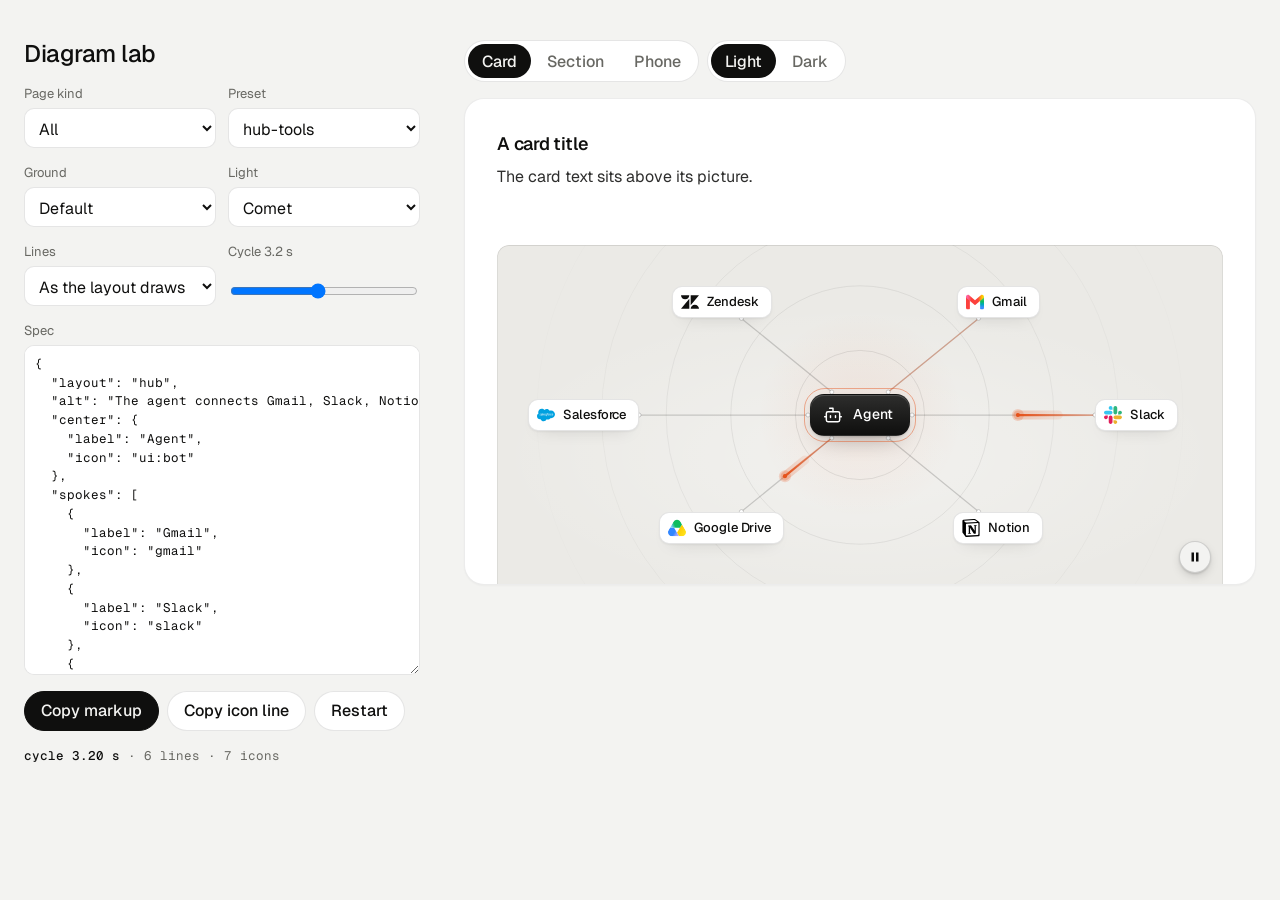
<file: assets/diagrams/lab.html>
<!doctype html>
<html lang="en">
<head>
<meta charset="utf-8">
<meta name="viewport" content="width=device-width, initial-scale=1">
<title>Diagram lab</title>
<link rel="preconnect" href="https://fonts.googleapis.com">
<link rel="preconnect" href="https://fonts.gstatic.com" crossorigin>
<link href="https://fonts.googleapis.com/css2?family=Geist:wght@300..700&family=Geist+Mono:wght@400;500&display=swap" rel="stylesheet">
<link rel="stylesheet" href="../ui/cards.css">
<link rel="stylesheet" href="diagram.css">
<style>
  /* The builder: pick a preset, change the JSON or the controls, see the card at once, copy the markup. Not part of a page. */
  :root { --font-text: "Geist", system-ui, sans-serif; --font-display: "Geist", system-ui, sans-serif; --font-mono: "Geist Mono", ui-monospace, monospace; }
  [data-theme="light"] { --bg: #f3f3f1; --card: #ffffff; --ink: #0f0f0e; --muted: #686863; --accent: #e5531c; --accent-ink: #ffffff; --frag: #ffffff; --ground-bg: #ebeae6; --ground-accent: #dcd9d0; --line: rgb(0 0 0 / .1); --field: #ffffff; }
  [data-theme="light"][data-accent="blue"] { --accent: #2456e8; }
  [data-theme="light"][data-accent="green"] { --accent: #16825d; }
  [data-theme="dark"] { --bg: #070708; --card: #141416; --ink: #f2f2ef; --muted: #8f9094; --accent: #ff7a3c; --accent-ink: #120c08; --frag: #1c1d20; --ground-bg: #101012; --ground-accent: #232326; --line: rgb(255 255 255 / .12); --field: #101012; }
  [data-theme="dark"][data-accent="white"] { --accent: #f2f2ef; --accent-ink: #0b0b0c; }
  [data-theme="dark"][data-accent="green"] { --accent: #3ccf8e; --accent-ink: #06130d; }
  * { box-sizing: border-box; }
  html, body { margin: 0; }
  body { font-family: var(--font-text); background: var(--bg); color: var(--ink); -webkit-font-smoothing: antialiased; min-height: 100vh; }
  .lab { display: grid; gap: 32px; max-width: 1440px; margin: 0 auto; padding: 32px 24px 64px; }
  .side { display: grid; gap: 16px; align-content: start; min-width: 0; }
  .side h1 { margin: 0; font: 500 24px/1.2 var(--font-display); letter-spacing: -0.02em; }
  .row { display: grid; gap: 6px; }
  .row > label, .row > .lbl { font-size: 13px; color: var(--muted); }
  .two { display: grid; grid-template-columns: 1fr 1fr; gap: 12px; }
  select, textarea, button, input[type=range] { font: inherit; color: inherit; }
  select, textarea { width: 100%; background: var(--field); border: 1px solid var(--line); border-radius: 10px; padding: 9px 10px; }
  select { height: 40px; }
  textarea { min-height: 360px; resize: vertical; font: 400 12.5px/1.5 var(--font-mono); white-space: pre; tab-size: 2; }
  textarea.is-bad { border-color: #c4321c; }
  .btns { display: flex; flex-wrap: wrap; gap: 8px; }
  button.b { height: 40px; padding: 0 16px; border-radius: 999px; border: 1px solid var(--line); background: var(--card); cursor: pointer; font-weight: 500; }
  button.b:hover { border-color: var(--ink); }
  button.b--main { background: var(--ink); color: var(--bg); border-color: var(--ink); }
  .out { font: 400 12.5px/1.5 var(--font-mono); color: var(--muted); overflow-wrap: anywhere; min-height: 1.5em; }
  .out b { color: var(--ink); font-weight: 500; }
  .out .bad { color: #c4321c; }
  .lb-stage { min-width: 0; display: grid; align-content: start; gap: 16px; }
  .lb-stage .card > .panel { --p-h: 340px; }
  .lb-stage .card--wide > .panel { --p-h: 560px; }
  .lb-stage .card--phone { max-width: 390px; }
  .lb-stage .card--phone > .panel { --p-h: 300px; }
  .seg { display: inline-flex; border: 1px solid var(--line); border-radius: 999px; padding: 3px; gap: 2px; background: var(--card); width: fit-content; }
  .seg button { height: 34px; padding: 0 14px; border: 0; background: none; border-radius: 999px; cursor: pointer; font-weight: 500; color: var(--muted); }
  .seg button[aria-pressed="true"] { background: var(--ink); color: var(--bg); }
  @media (min-width: 1024px) { .lab { grid-template-columns: 400px minmax(0, 1fr); gap: 40px; padding-top: 40px; } textarea { min-height: 330px; } .side { position: sticky; top: 24px; max-height: calc(100vh - 48px); overflow: auto; padding-right: 4px; } }
  @media (max-width: 639px) { .lab { padding: 24px 16px 48px; } }
</style>
</head>
<body data-theme="light" data-icon-base="../icons/demo/">
<div class="lab">
  <aside class="side">
    <h1>Diagram lab</h1>
    <div class="two">
      <div class="row"><label for="type">Page kind</label><select id="type"><option value="">All</option><option>software</option><option>tech</option><option>gaming</option><option>product</option><option>service</option></select></div>
      <div class="row"><label for="preset">Preset</label><select id="preset"></select></div>
    </div>
    <div class="two">
      <div class="row"><label for="ground">Ground</label><select id="ground"><option value="">Default</option><option>dots</option><option>rings</option><option>grid</option><option>glow</option><option>glow dots</option><option>glow rings</option><option>none</option></select></div>
      <div class="row"><label for="pulse">Light</label><select id="pulse"><option value="">Comet</option><option>dot</option><option>none</option></select></div>
    </div>
    <div class="two">
      <div class="row"><label for="curve">Lines</label><select id="curve"><option value="">As the layout draws them</option><option>curve</option><option>elbow</option><option>swirl</option></select></div>
      <div class="row"><label for="cycle">Cycle <span id="cycleV">3.2 s</span></label><input id="cycle" type="range" min="2.5" max="4" step="0.1" value="3.2"></div>
    </div>
    <div class="row"><label for="json">Spec</label><textarea id="json" spellcheck="false"></textarea></div>
    <div class="btns">
      <button class="b b--main" id="copy" type="button">Copy markup</button>
      <button class="b" id="copyIcons" type="button">Copy icon line</button>
      <button class="b" id="restart" type="button">Restart</button>
    </div>
    <div class="out" id="info"></div>
  </aside>
  <main class="lb-stage">
    <div class="btns">
      <div class="seg" id="size" role="group" aria-label="Size"><button type="button" data-v="card" aria-pressed="true">Card</button><button type="button" data-v="section" aria-pressed="false">Section</button><button type="button" data-v="phone" aria-pressed="false">Phone</button></div>
      <div class="seg" id="theme" role="group" aria-label="Palette"><button type="button" data-v="light" aria-pressed="true">Light</button><button type="button" data-v="dark" aria-pressed="false">Dark</button></div>
    </div>
    <article class="card card--row" id="card"><h3 id="ct"></h3><p id="cp"></p><div class="panel"><div class="dg" id="dg"></div></div></article>
  </main>
</div>
<script type="module">
  import dg from './diagram.js';
  const $ = id => document.getElementById(id);
  const presets = await dg.presets();
  const base = new URL('../icons/demo/', location.href).href;
  const q = new URLSearchParams(location.search);
  let spec = null, d = null, size = 'card';

  const names = type => Object.keys(presets).filter(k => !type || (presets[k].types || []).includes(type));
  const fillPresets = () => { $('preset').innerHTML = names($('type').value).map(k => `<option>${k}</option>`).join(''); };
  const load = id => { spec = JSON.parse(JSON.stringify(presets[id])); delete spec.types; $('json').value = JSON.stringify(spec, null, 2); sync(); };
  const first = n => (spec.center || spec.core || spec.input || spec.root || spec.left || {}).label || n;

  function iconIds(o, out = new Set()) {
    if (Array.isArray(o)) o.forEach(x => iconIds(x, out));
    else if (o && typeof o === 'object') for (const k in o) { if (k === 'icon' && typeof o[k] === 'string' && !/^text:|[/.]/.test(o[k])) out.add(o[k]); else iconIds(o[k], out); }
    return out;
  }
  function markup() {
    const j = JSON.stringify(spec);
    return /'/.test(j)
      ? `<div class="panel"><div class="dg" data-diagram><script type="application/json">${j}<\/script></div></div>`
      : `<div class="panel"><div class="dg" data-diagram='${j}'></div></div>`;
  }
  function paint() {
    const card = $('card');
    card.classList.toggle('card--wide', size === 'section');
    card.classList.toggle('card--phone', size === 'phone');
    const s = JSON.parse(JSON.stringify(spec));
    if (size === 'section') s.size = 'section';
    $('ct').textContent = 'A card title';
    $('cp').textContent = 'The card text sits above its picture.';
    const el = $('dg');
    d = dg.mount(el, s, { iconBase: base });
    const ids = [...iconIds(spec)];
    setTimeout(() => {
      $('info').innerHTML = `<b>cycle ${d.T ? d.T.toFixed(2) : '-'} s</b> · ${d.E ? d.E.filter(e => e.lit).length : 0} lines · ${ids.length} icons`;
    }, 400);
  }
  function sync() {
    try { spec = JSON.parse($('json').value); $('json').classList.remove('is-bad'); } catch (e) { $('json').classList.add('is-bad'); $('info').innerHTML = `<span class="bad">${e.message}</span>`; return; }
    paint();
  }
  // a control writes into the spec and the textarea
  function setField(path, v) {
    try { spec = JSON.parse($('json').value); } catch { return; }
    const [a, b] = path.split('.');
    if (b) { spec[a] = spec[a] || {}; if (v === '' || v == null) delete spec[a][b]; else spec[a][b] = v; if (!Object.keys(spec[a]).length) delete spec[a]; }
    else if (v === '' || v == null) delete spec[a]; else spec[a] = v;
    $('json').value = JSON.stringify(spec, null, 2);
    sync();
  }
  $('type').onchange = () => { fillPresets(); load($('preset').value); };
  $('preset').onchange = () => { $('ground').value = $('pulse').value = $('curve').value = ''; $('cycle').value = 3.2; $('cycleV').textContent = '3.2 s'; load($('preset').value); };
  $('ground').onchange = () => setField('ground', $('ground').value);
  $('pulse').onchange = () => setField('motion.pulse', $('pulse').value);
  $('curve').onchange = () => setField('curve', $('curve').value);
  $('cycle').oninput = () => { $('cycleV').textContent = (+$('cycle').value).toFixed(1) + ' s'; setField('motion.cycle', +$('cycle').value === 3.2 ? '' : +$('cycle').value); };
  let t0; $('json').oninput = () => { clearTimeout(t0); t0 = setTimeout(sync, 350); };
  $('restart').onclick = () => d && d.restart && d.restart();
  const copy = async (text, btn, label) => { try { await navigator.clipboard.writeText(text); btn.textContent = 'Copied'; } catch { btn.textContent = 'Copy failed'; } setTimeout(() => (btn.textContent = label), 1400); };
  $('copy').onclick = () => copy(markup(), $('copy'), 'Copy markup');
  $('copyIcons').onclick = () => copy(`node <skill>/scripts/icons.mjs fetch ${[...iconIds(spec)].join(' ')} --out assets/icons`, $('copyIcons'), 'Copy icon line');
  for (const [id, key] of [['size', 'size'], ['theme', 'theme']]) {
    $(id).onclick = ev => {
      const b = ev.target.closest('button'); if (!b) return;
      [...$(id).children].forEach(x => x.setAttribute('aria-pressed', String(x === b)));
      if (key === 'size') { size = b.dataset.v; paint(); } else document.body.dataset.theme = b.dataset.v;
    };
  }
  if (q.get('type')) $('type').value = q.get('type');
  fillPresets();
  if (q.get('preset') && presets[q.get('preset')]) $('preset').value = q.get('preset');
  if (q.get('theme') === 'dark') { document.body.dataset.theme = 'dark'; $('theme').children[1].click(); }
  load($('preset').value);
  window.__lab = { get d() { return d; } };
</script>
</body>
</html>
</file>
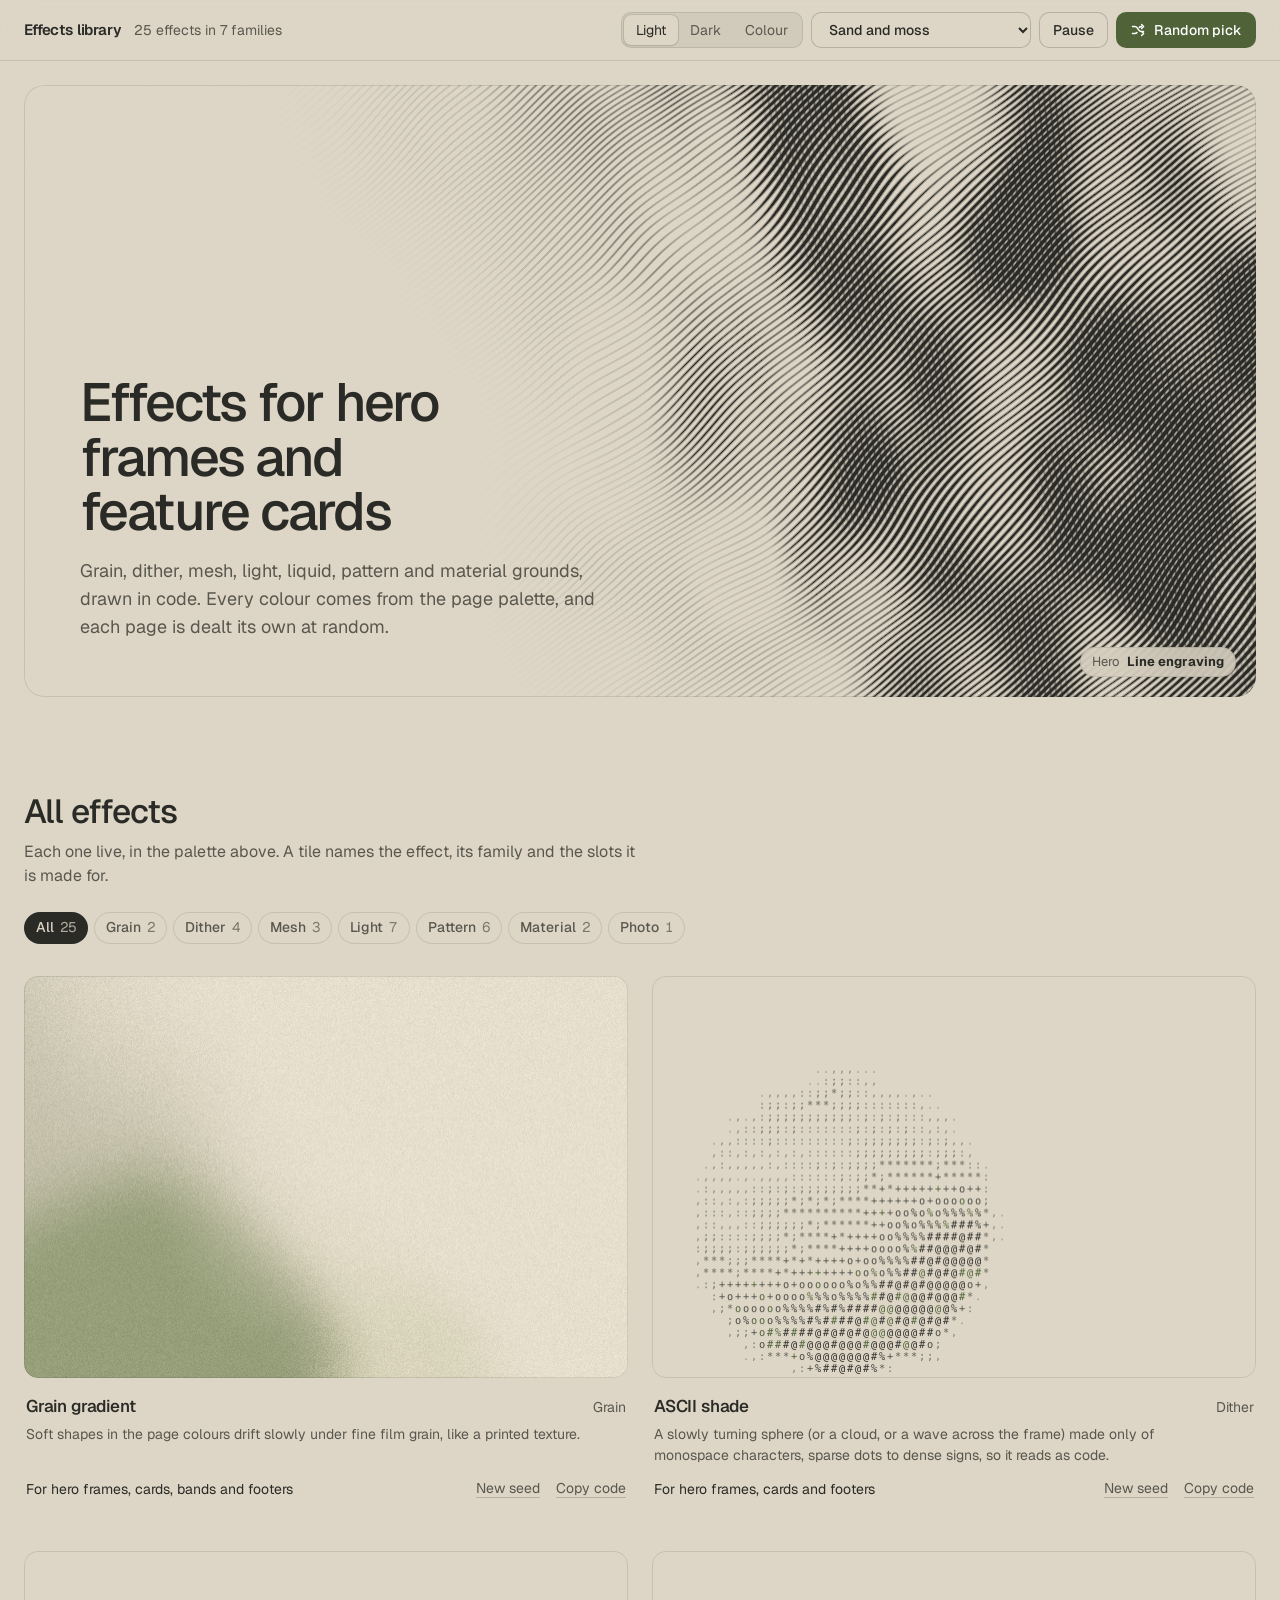
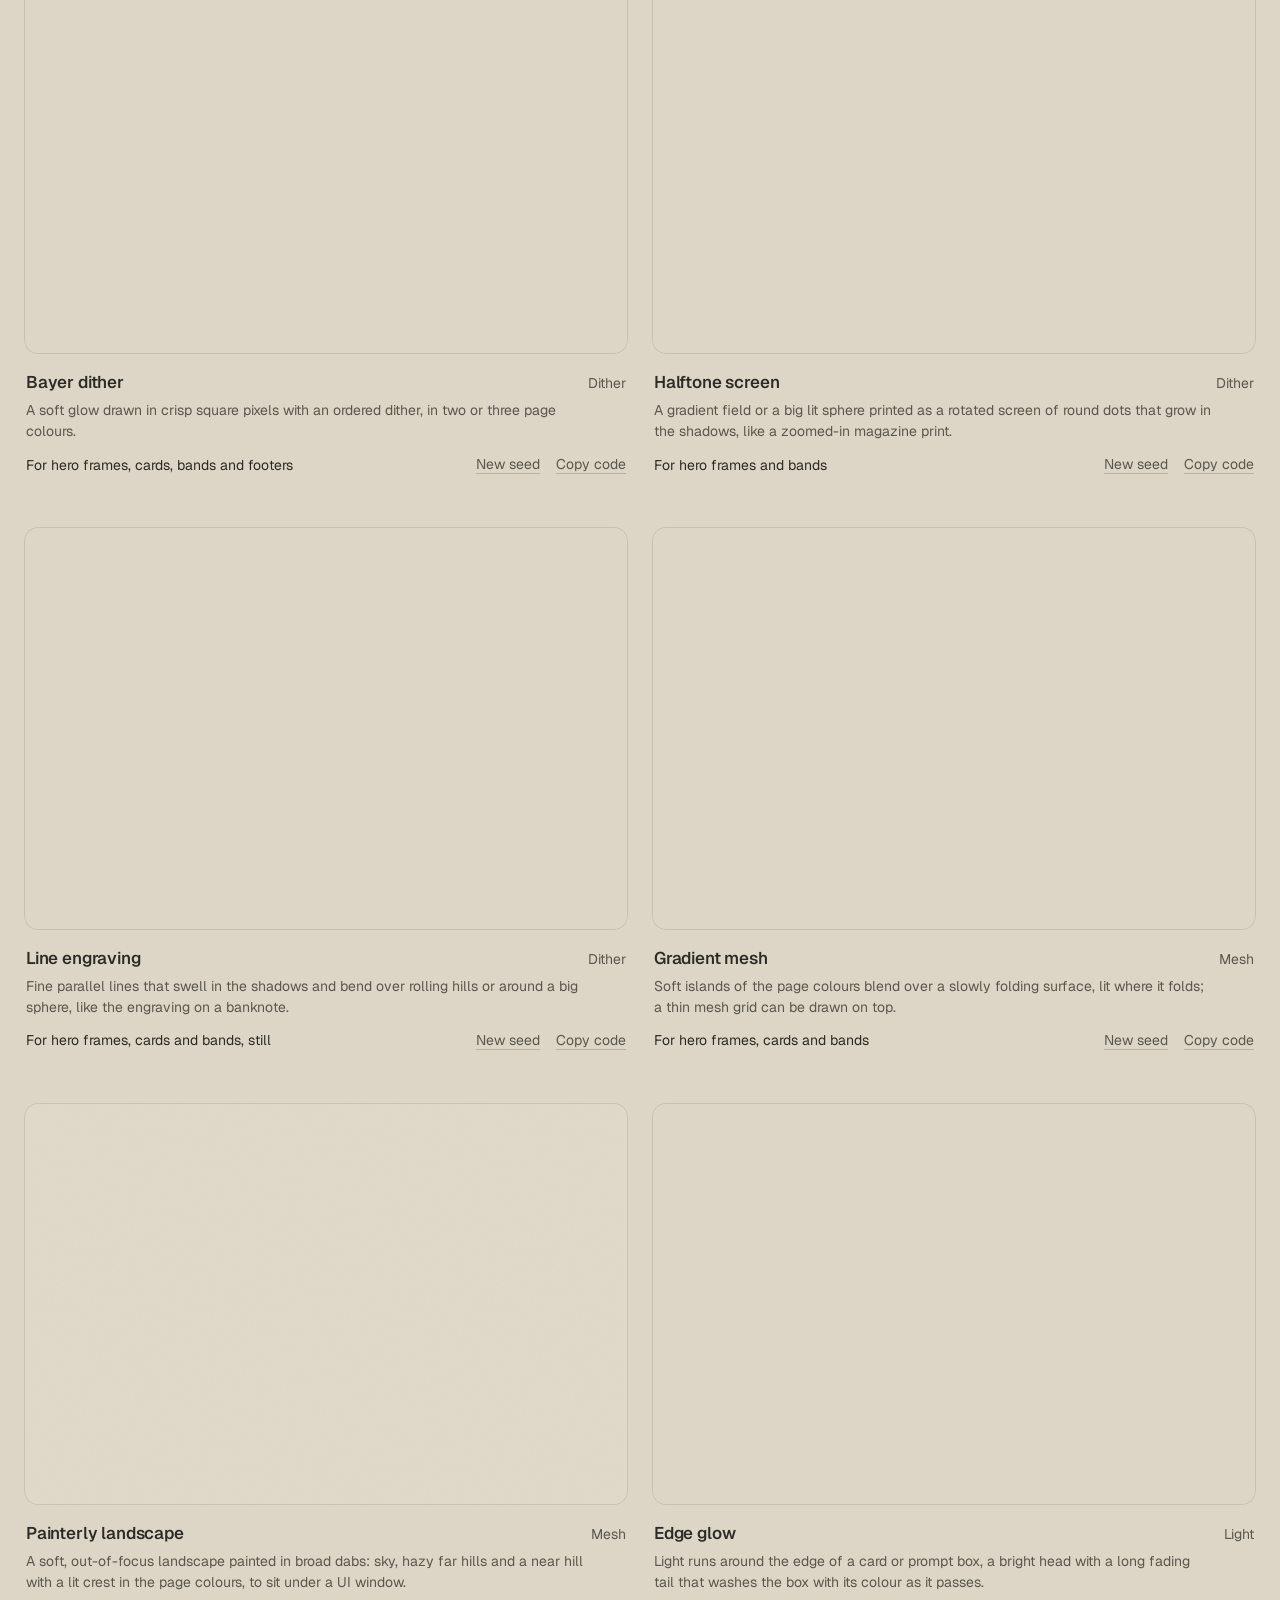
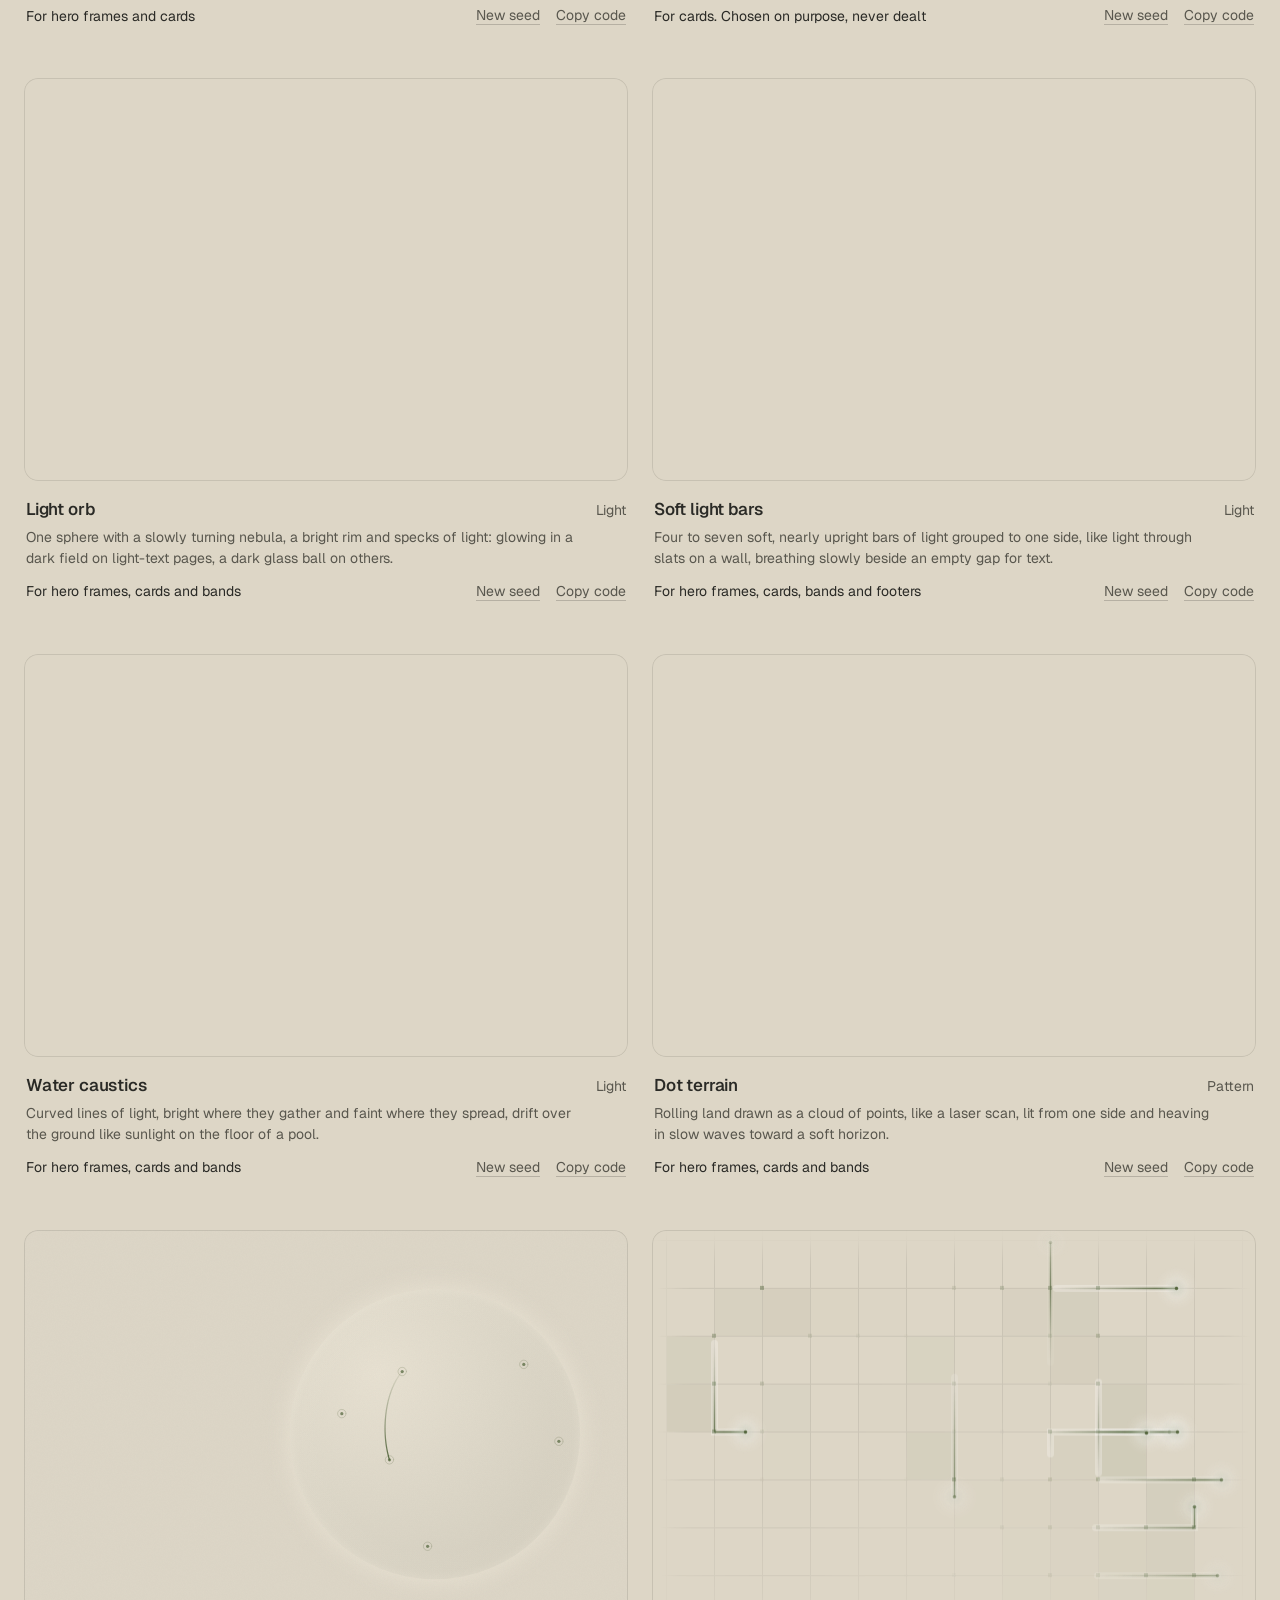
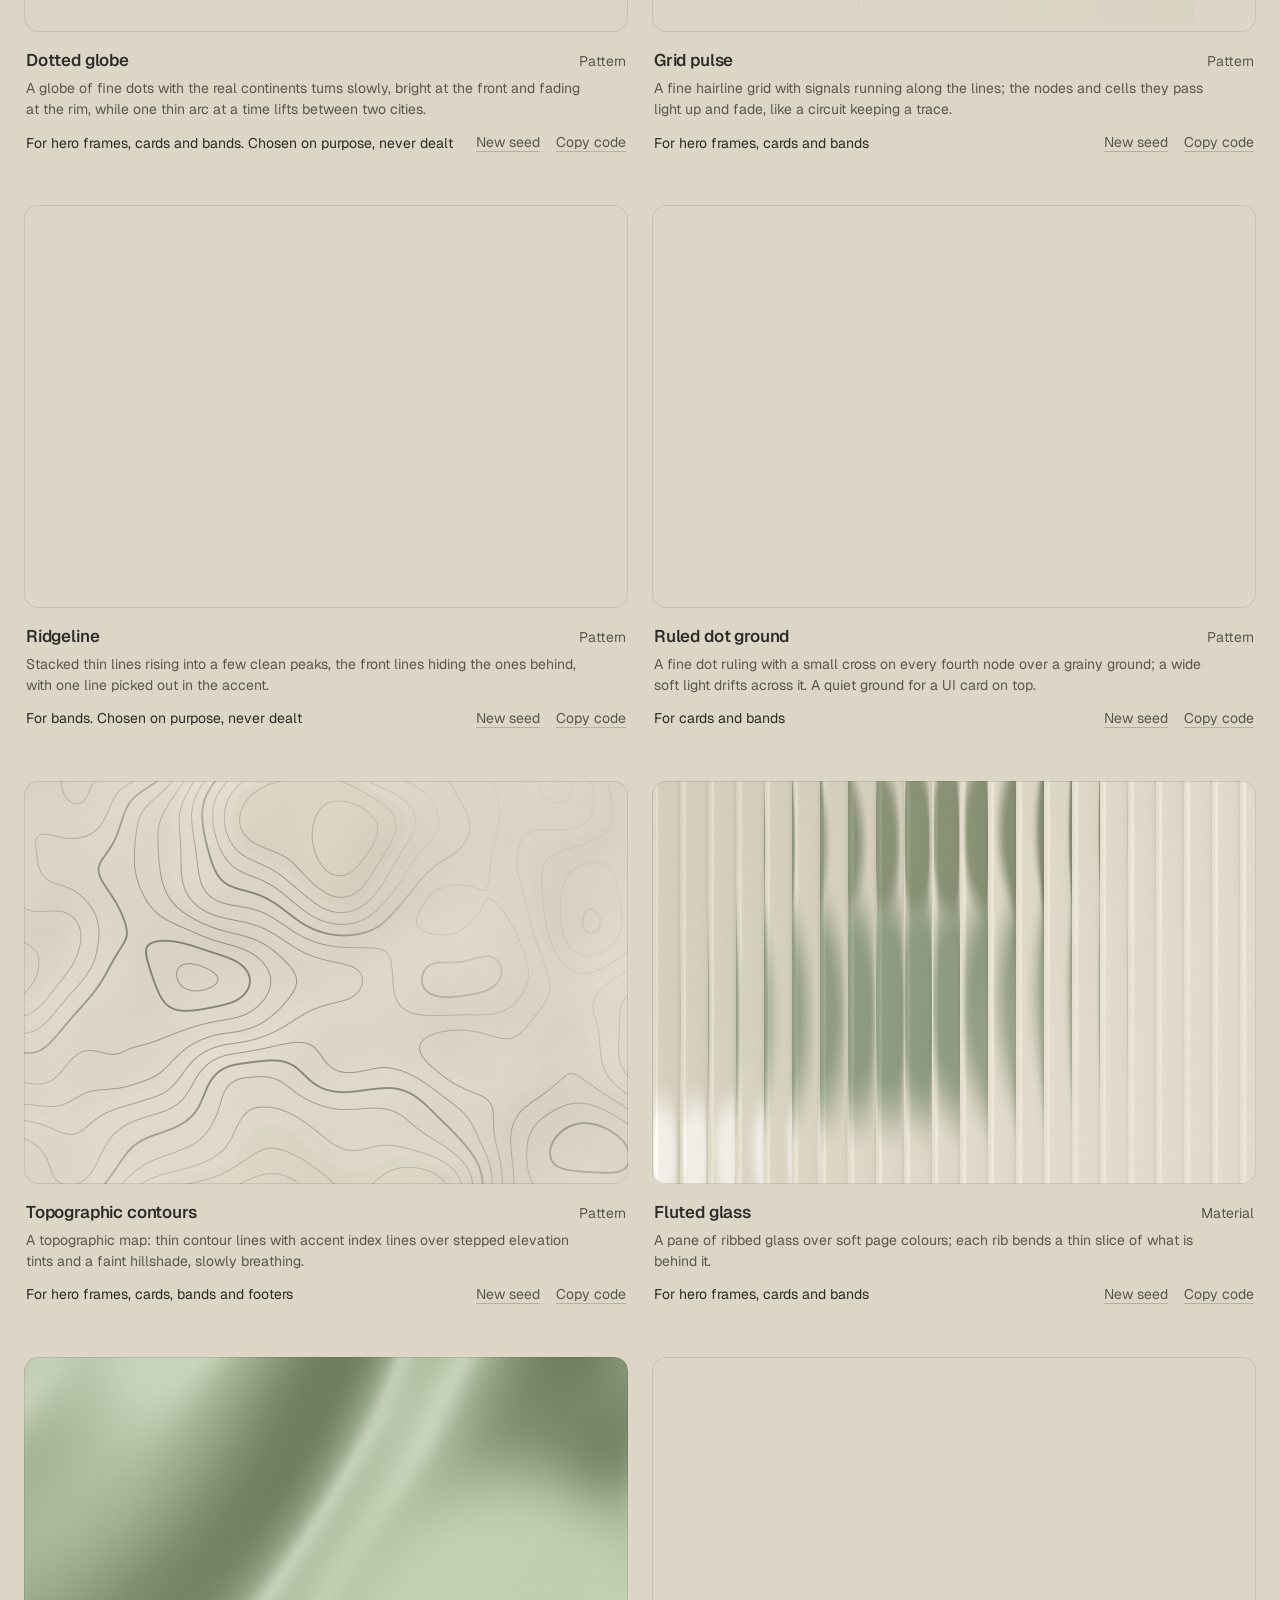
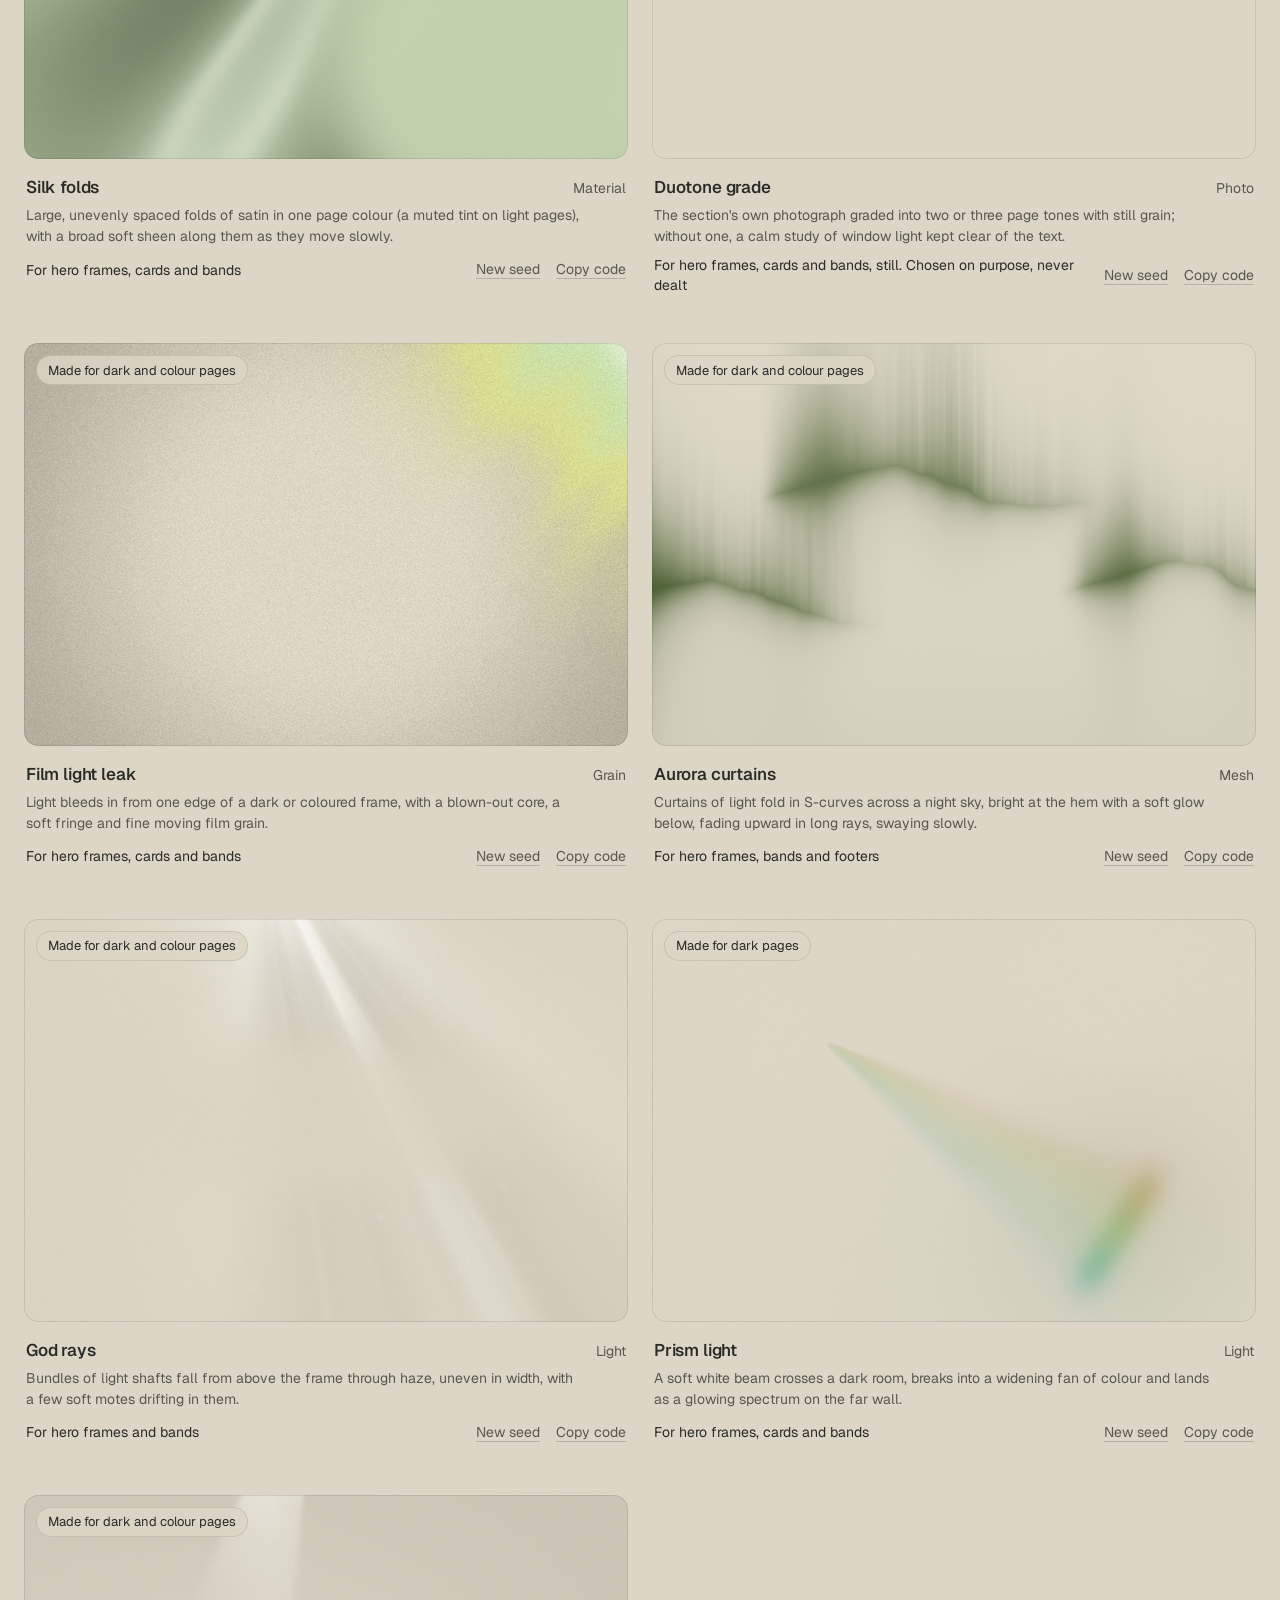
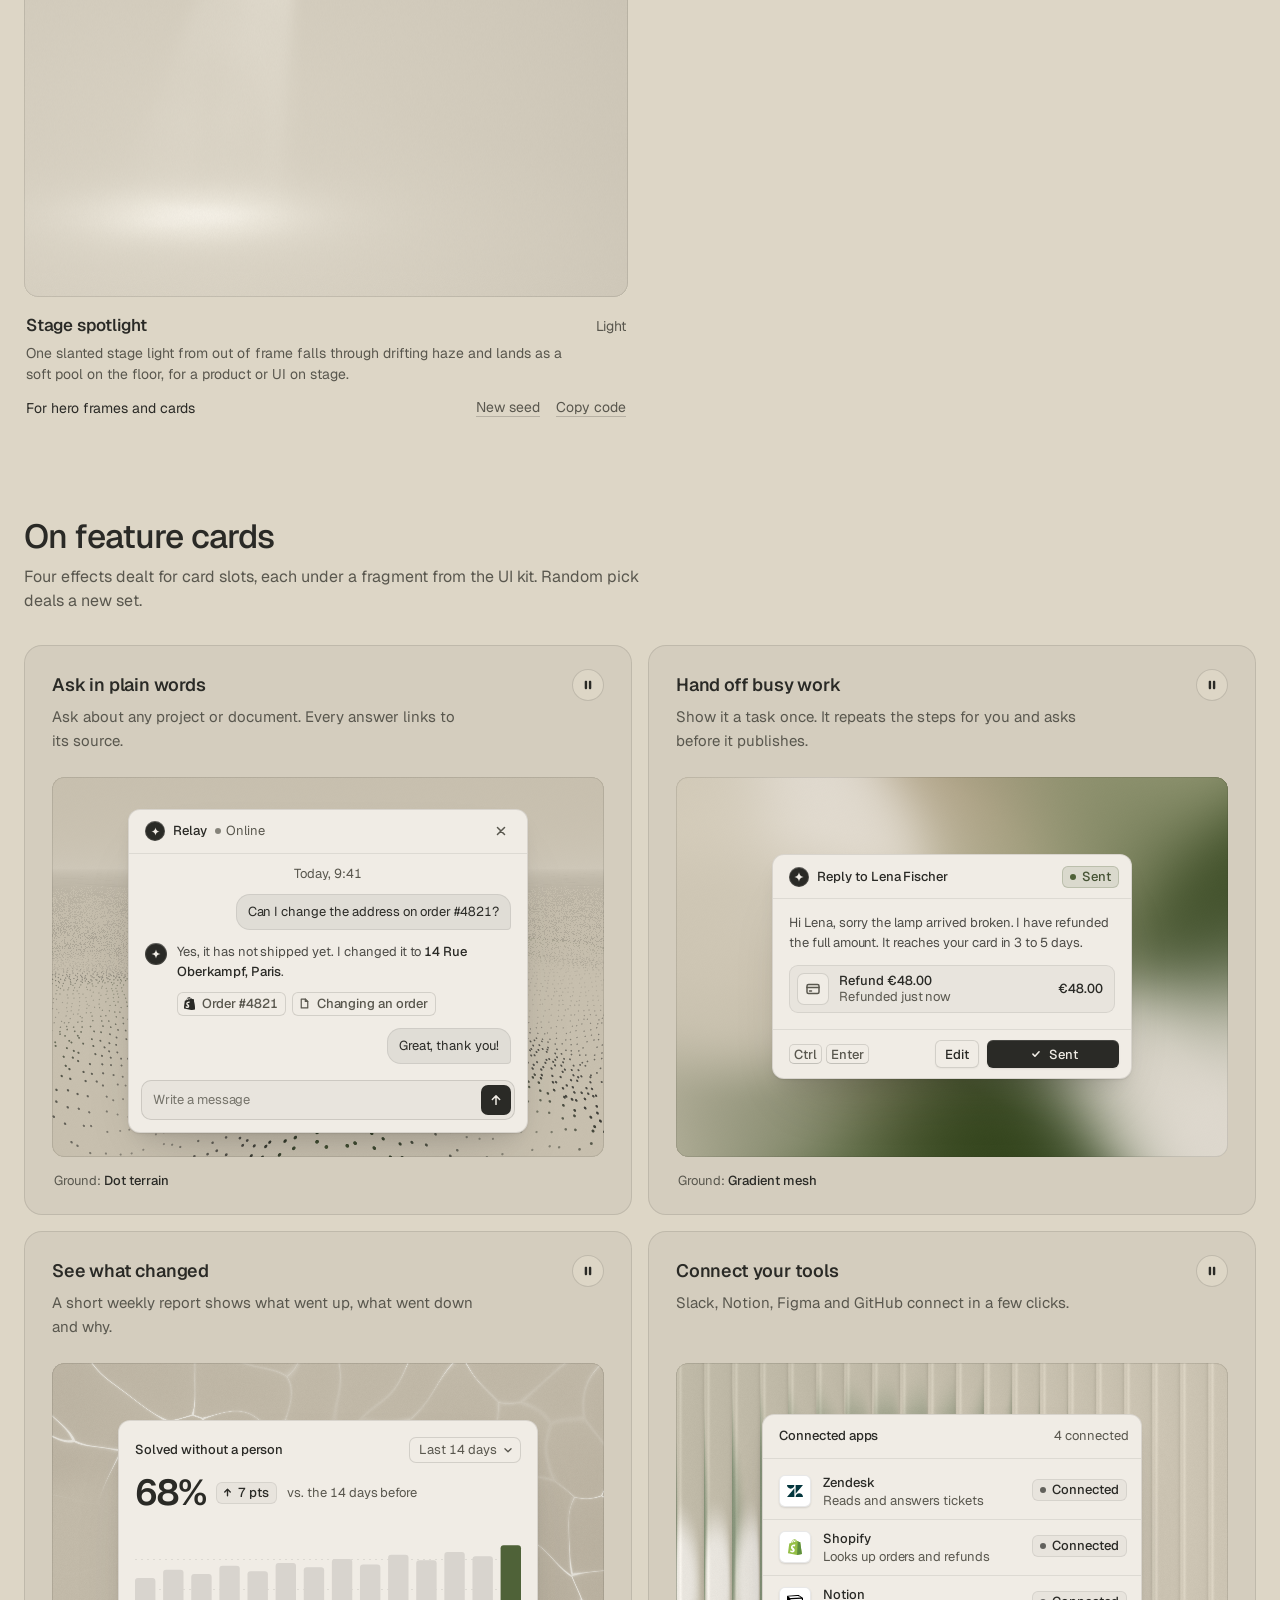
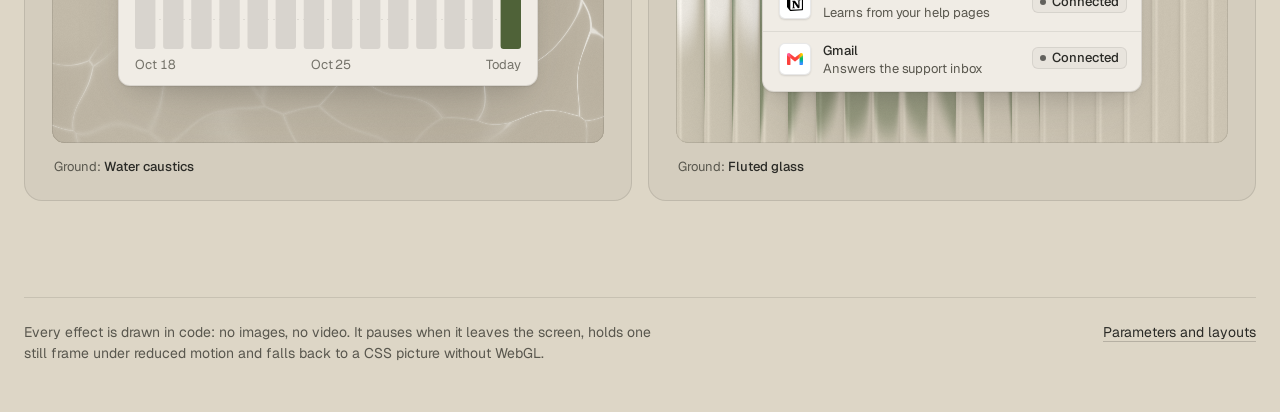
<file: assets/effects/gallery.html>
<!doctype html>
<html lang="en">
<head>
<script>window.__tpGlMax = 16;   /* a gallery shows many live effects at once; a page of a site keeps the default 4 (fx.js) */</script>
<meta charset="utf-8">
<meta name="viewport" content="width=device-width, initial-scale=1">
<title>Effects library</title>
<meta name="description" content="Effects drawn in code for hero frames, feature cards and bands, in the page palette.">
<link rel="icon" href="data:,">
<link rel="preconnect" href="https://fonts.googleapis.com">
<link rel="preconnect" href="https://fonts.gstatic.com" crossorigin>
<link href="https://fonts.googleapis.com/css2?family=Geist:wght@100..900&family=Geist+Mono:wght@100..900&display=swap" rel="stylesheet">
<style>
  /* the page palette; the script sets these from the palette switcher */
  :root {
    --bg: #ddd6c6; --surface: #d2cab8; --ink: #2a2a26; --muted: #59574e; --accent: #4f6238; --accent-ink: #ffffff;
    --card: #d2cab8; --panel: #cbc3b1; --win: #eeebe3; --win-surface: #e4e0d6;
    color-scheme: light;
  }
  @media (prefers-color-scheme: dark) {
    :root:not([data-theme="light"]) {
      --bg: #0a0d14; --surface: #131824; --ink: #e9edf3; --muted: #8891a1; --accent: #5ab9fc; --accent-ink: #0a0d14;
      --card: #131824; --panel: #0a0d14; --win: #1d2230; --win-surface: #262c3b;
      color-scheme: dark;
    }
  }
  :root[data-theme="dark"] {
    --bg: #0a0d14; --surface: #131824; --ink: #e9edf3; --muted: #8891a1; --accent: #5ab9fc; --accent-ink: #0a0d14;
    --card: #131824; --panel: #0a0d14; --win: #1d2230; --win-surface: #262c3b;
    color-scheme: dark;
  }
  :root {
    --line: color-mix(in oklab, var(--ink) 12%, transparent);
    --line-2: color-mix(in oklab, var(--ink) 22%, transparent);
    --chip: color-mix(in oklab, var(--ink) 6%, var(--bg));
    --font: "Geist", ui-sans-serif, system-ui, -apple-system, "Segoe UI", Roboto, "Helvetica Neue", Arial, sans-serif;
    --mono: "Geist Mono", ui-monospace, "SFMono-Regular", Consolas, monospace;
    --wrap: 1320px;
    --gut: 24px;
  }
  * { box-sizing: border-box; }
  html { -webkit-text-size-adjust: 100%; scroll-behavior: smooth; }
  @media (prefers-reduced-motion: reduce) { html { scroll-behavior: auto; } }
  body {
    margin: 0; background: var(--bg); color: var(--ink);
    font: 15px/1.5 var(--font); -webkit-font-smoothing: antialiased; font-feature-settings: "ss01" 0;
    overflow-x: hidden;
  }
  button, select { font: inherit; color: inherit; }
  :focus-visible { outline: 2px solid var(--accent); outline-offset: 2px; }
  .wrap { max-width: calc(var(--wrap) + 2 * var(--gut)); margin: 0 auto; padding: 0 var(--gut); }

  /* top bar */
  .top { position: sticky; top: 0; z-index: 50; background: color-mix(in oklab, var(--bg) 86%, transparent);
    backdrop-filter: blur(16px) saturate(1.2); -webkit-backdrop-filter: blur(16px) saturate(1.2); border-bottom: 1px solid var(--line); }
  .top-in { display: flex; align-items: center; gap: 12px 8px; padding-top: 12px; padding-bottom: 12px; }
  .top-in .controls { margin-left: auto; }
  .brand { display: flex; align-items: baseline; gap: 12px; min-width: 0; }
  .brand b { font-size: 15px; font-weight: 600; letter-spacing: -0.01em; white-space: nowrap; }
  .brand span { color: var(--muted); font-size: 14px; white-space: nowrap; }
  .controls { display: flex; align-items: center; gap: 8px; flex-wrap: wrap; }
  .seg { display: inline-flex; padding: 3px; border-radius: 10px; background: var(--chip); box-shadow: inset 0 0 0 1px var(--line); }
  .seg button { height: 30px; border: 0; background: transparent; padding: 0 12px; border-radius: 7px; cursor: pointer; color: var(--muted); font-size: 14px; }
  .seg button[aria-pressed="true"] { background: var(--bg); color: var(--ink); box-shadow: 0 0 0 1px var(--line), 0 1px 2px rgb(0 0 0 / 0.08); }
  .btn, .select {
    height: 36px; padding: 0 14px; border-radius: 10px; border: 0; background: var(--bg); color: var(--ink);
    box-shadow: inset 0 0 0 1px var(--line-2); cursor: pointer; display: inline-flex; align-items: center; gap: 8px;
    font-size: 14px; font-weight: 500; white-space: nowrap;
  }
  .btn:hover, .select:hover { box-shadow: inset 0 0 0 1px color-mix(in oklab, var(--ink) 38%, transparent); }
  .btn--primary { background: var(--accent); color: var(--accent-ink); box-shadow: none; }
  .btn--primary:hover { box-shadow: none; background: color-mix(in oklab, var(--accent) 88%, var(--ink)); }
  .btn svg { width: 16px; height: 16px; flex: none; }
  .select { max-width: 220px; padding-right: 10px; }

  /* hero: a dealt hero effect with text in its calm area */
  .hero { position: relative; margin-top: 24px; height: clamp(480px, 68vh, 660px); border-radius: 20px; overflow: hidden;
    display: flex; flex-direction: column; justify-content: flex-end; }
  .hero::after, .stage::after, .panel::after { content: ""; position: absolute; inset: 0; border-radius: inherit; box-shadow: inset 0 0 0 1px var(--line); pointer-events: none; z-index: 2; }
  .hero-copy { position: relative; z-index: 1; padding: 56px; max-width: 760px; }
  .hero h1 { max-width: 9.5em; margin: 0 0 18px; font-size: clamp(38px, 3.4vw + 10px, 62px); line-height: 1.02; letter-spacing: -0.035em; font-weight: 520; text-wrap: balance; }
  .hero p { margin: 0; max-width: 44ch; font-size: 18px; line-height: 28px; color: var(--muted); text-wrap: pretty; }
  .hero-tag { position: absolute; right: 20px; bottom: 20px; z-index: 3; }
  .tag { display: inline-flex; align-items: center; gap: 8px; height: 30px; padding: 0 12px; border-radius: 999px; font-size: 13px;
    background: color-mix(in oklab, var(--bg) 82%, transparent); color: var(--ink); box-shadow: inset 0 0 0 1px var(--line);
    backdrop-filter: blur(10px); -webkit-backdrop-filter: blur(10px); white-space: nowrap; }
  .tag span { color: var(--muted); }

  /* sections */
  section { padding-top: 96px; }
  .sec-head { display: flex; align-items: flex-end; justify-content: space-between; gap: 24px 48px; flex-wrap: wrap; margin-bottom: 32px; }
  .sec-head h2 { margin: 0 0 10px; font-size: clamp(28px, 1.2vw + 18px, 36px); line-height: 1.1; letter-spacing: -0.025em; font-weight: 520; }
  .sec-head p { margin: 0; color: var(--muted); max-width: 56ch; font-size: 16px; line-height: 24px; text-wrap: pretty; }
  .filters { display: flex; flex-wrap: wrap; gap: 6px; }
  .filters button { height: 32px; padding: 0 12px; border-radius: 999px; border: 0; cursor: pointer; font-size: 14px; color: var(--muted);
    background: transparent; box-shadow: inset 0 0 0 1px var(--line); }
  .filters button b { font-weight: 500; }
  .filters button span { margin-left: 6px; font-variant-numeric: tabular-nums; opacity: 0.75; }
  .filters button[aria-pressed="true"] { background: var(--ink); color: var(--bg); box-shadow: none; }

  /* the grid of every effect: one size of tile, labels under the picture */
  .grid { display: grid; grid-template-columns: repeat(2, minmax(0, 1fr)); gap: 48px 24px; }
  .tile { min-width: 0; display: flex; flex-direction: column; }
  .tile[hidden] { display: none; }
  .stage { position: relative; aspect-ratio: 3 / 2; border-radius: 14px; overflow: hidden; background: var(--bg); }
  .badge { position: absolute; top: 12px; left: 12px; z-index: 3; }
  .info { padding: 16px 2px 0; display: grid; gap: 6px; }
  .info-top { display: flex; align-items: baseline; justify-content: space-between; gap: 16px; }
  .info h3 { margin: 0; font-size: 17px; line-height: 24px; font-weight: 560; letter-spacing: -0.01em; }
  .fam { flex: none; font-size: 14px; color: var(--muted); }
  .look { margin: 0; color: var(--muted); font-size: 14px; line-height: 21px; max-width: 62ch; min-height: 42px;
    display: -webkit-box; -webkit-line-clamp: 2; -webkit-box-orient: vertical; overflow: hidden; }
  .info-foot { display: flex; align-items: center; justify-content: space-between; gap: 16px; margin-top: 2px; }
  .for { margin: 0; font-size: 14px; line-height: 20px; }
  .links { flex: none; display: flex; gap: 16px; }
  .links button { border: 0; background: none; padding: 4px 0; cursor: pointer; font-size: 14px; color: var(--muted);
    text-decoration: underline; text-decoration-color: var(--line-2); text-underline-offset: 4px; }
  .links button:hover { color: var(--ink); text-decoration-color: currentColor; }

  /* feature cards: an effect ground in the inset panel and a UI fragment on top */
  .cards { display: grid; grid-template-columns: repeat(2, minmax(0, 1fr)); gap: 16px; }
  .card { background: var(--card); border-radius: 18px; padding: 28px 28px 24px; box-shadow: inset 0 0 0 1px var(--line); display: flex; flex-direction: column; min-width: 0; }
  .card h3 { margin: 0 0 8px; font-size: 18px; line-height: 24px; font-weight: 560; letter-spacing: -0.01em; }
  .card > p:not(.ground) { margin: 0; color: var(--muted); font-size: 15px; line-height: 24px; max-width: 44ch; min-height: 48px; text-wrap: pretty; }
  .panel { position: relative; margin-top: 24px; height: 380px; border-radius: 12px; overflow: hidden; display: grid; place-items: center; padding: 32px; }
  .panel--bleed { place-items: end center; padding-bottom: 0; }
  .panel--bleed > .slot { margin-bottom: -48px; }
  .slot { position: relative; z-index: 1; max-width: 100%;
    --ui-font: var(--font); --ui-mono: var(--mono); --ui-radius: 12px;
    --fx-bg: var(--win); --fx-surface: var(--win-surface); --fx-ink: var(--ink); --fx-muted: var(--muted);
    --fx-accent: var(--accent); --fx-accent-ink: var(--accent-ink); }
  .ground { margin: 14px 2px 0; font-size: 13px; line-height: 20px; color: var(--muted); }
  .ground b { font-weight: 500; color: var(--ink); }

  .foot { padding-top: 96px; padding-bottom: 48px; }
  .foot-in > div { border-top: 1px solid var(--line); padding-top: 24px; display: flex; justify-content: space-between; gap: 16px 48px; flex-wrap: wrap; color: var(--muted); font-size: 14px; }
  .foot-in p { margin: 0; max-width: 72ch; }
  .foot a { color: var(--ink); text-underline-offset: 4px; text-decoration-color: var(--line-2); }
  .empty { padding: 64px 0; color: var(--muted); }

  .toast { position: fixed; left: 50%; bottom: 24px; z-index: 60; transform: translate(-50%, 16px); opacity: 0; pointer-events: none;
    max-width: calc(100vw - 32px); padding: 10px 16px; border-radius: 12px; background: var(--ink); color: var(--bg); font-size: 14px;
    transition: opacity .2s ease, transform .2s ease; }
  .toast.on { opacity: 1; transform: translate(-50%, 0); }

  @media (max-width: 1080px) {
    .hero-copy { padding: 40px; }
  }
  @media (max-width: 860px) {
    .grid, .cards { grid-template-columns: minmax(0, 1fr); }
    .grid { gap: 40px; }
  }
  @media (max-width: 720px) {
    :root { --gut: 16px; }
    .top { position: static; }
    .brand span, .select { display: none; }
    .top-in { display: grid; grid-template-columns: 1fr auto; grid-template-areas: "brand deal" "controls controls"; }
    .brand { grid-area: brand; }
    #deal { grid-area: deal; }
    .top-in .controls { grid-area: controls; margin-left: 0; flex-wrap: nowrap; }
    .seg { flex: 1; }
    .seg button { flex: 1; }
    .hero { margin-top: 16px; height: 560px; border-radius: 16px; }
    .hero-copy { padding: 28px 24px 72px; }
    .hero p { font-size: 16px; line-height: 24px; }
    .hero-tag { left: 24px; right: auto; bottom: 20px; }
    section { padding-top: 72px; }
    .card { padding: 20px; }
    .panel { height: 340px; padding: 20px 16px; }
    .info-foot { flex-wrap: wrap; }
  }
</style>
</head>
<body>
<header class="top">
  <div class="wrap top-in">
    <div class="brand"><b>Effects library</b><span id="count"></span></div>
    <div class="controls">
      <div class="seg" role="group" aria-label="Palette kind">
        <button type="button" data-kind="light">Light</button>
        <button type="button" data-kind="dark">Dark</button>
        <button type="button" data-kind="colour">Colour</button>
      </div>
      <select class="select" id="pal" aria-label="Palette"></select>
      <button type="button" class="btn" id="pause" aria-pressed="false">Pause</button>
    </div>
    <button type="button" class="btn btn--primary" id="deal">
        <svg viewBox="0 0 16 16" aria-hidden="true"><path d="M2.5 4.5h2.2c1.2 0 2 .6 2.7 1.6l1.2 1.8c.7 1 1.5 1.6 2.7 1.6h2.2M11.6 2.5l2 2-2 2M2.5 11.5h2.2c.9 0 1.6-.3 2.2-.9M11.6 9.5l2 2-2 2M9.3 5.4c.6-.6 1.3-.9 2.1-.9" fill="none" stroke="currentColor" stroke-width="1.5" stroke-linecap="round" stroke-linejoin="round"/></svg>
        Random pick
    </button>
  </div>
</header>

<main>
  <div class="wrap">
    <div class="hero" id="hero">
      <div class="hero-copy">
        <h1>Effects for hero frames and feature cards</h1>
        <p id="lede">Grain, dither, mesh, light, liquid, pattern and material grounds, drawn in code. Every colour comes from the page palette, and each page is dealt its own at random.</p>
      </div>
      <div class="hero-tag"><span class="tag" id="hero-tag"><span>Hero</span> <b></b></span></div>
    </div>
  </div>

  <section id="all">
    <div class="wrap">
      <div class="sec-head">
        <div>
          <h2>All effects</h2>
          <p>Each one live, in the palette above. A tile names the effect, its family and the slots it is made for.</p>
        </div>
        <div class="filters" id="filters" role="group" aria-label="Family"></div>
      </div>
      <div class="grid" id="grid"></div>
    </div>
  </section>

  <section id="cards">
    <div class="wrap">
      <div class="sec-head">
        <div>
          <h2>On feature cards</h2>
          <p>Four effects dealt for card slots, each under a fragment from the UI kit. Random pick deals a new set.</p>
        </div>
      </div>
      <div class="cards">
        <article class="card">
          <h3>Ask in plain words</h3>
          <p>Ask about any project or document. Every answer links to its source.</p>
          <div class="panel" data-card="0"><div class="slot" data-ui-load="chat"></div></div>
          <p class="ground">Ground: <b></b></p>
        </article>
        <article class="card">
          <h3>Hand off busy work</h3>
          <p>Show it a task once. It repeats the steps for you and asks before it publishes.</p>
          <div class="panel" data-card="1"><div class="slot" data-ui-load="cursor"></div></div>
          <p class="ground">Ground: <b></b></p>
        </article>
        <article class="card">
          <h3>See what changed</h3>
          <p>A short weekly report shows what went up, what went down and why.</p>
          <div class="panel" data-card="2"><div class="slot" data-ui-load="stat"></div></div>
          <p class="ground">Ground: <b></b></p>
        </article>
        <article class="card">
          <h3>Connect your tools</h3>
          <p>Slack, Notion, Figma and GitHub connect in a few clicks.</p>
          <div class="panel" data-card="3"><div class="slot" data-ui-load="integrations"></div></div>
          <p class="ground">Ground: <b></b></p>
        </article>
      </div>
    </div>
  </section>

  <footer class="foot">
    <div class="wrap foot-in"><div>
      <p>Every effect is drawn in code: no images, no video. It pauses when it leaves the screen, holds one still frame under reduced motion and falls back to a CSS picture without WebGL.</p>
      <p><a id="lab" href="lab.html">Parameters and layouts</a></p>
    </div></div>
  </footer>
</main>
<div class="toast" id="toast" role="status" aria-live="polite"></div>

<script id="paths" type="application/json">{"fx": "./", "ui": "../ui/"}</script>
<script id="palettes" type="application/json">[{"id":"white-link-blue","name":"Sheet and biro","bg":"#ffffff","surface":"#f4f4f4","ink":"#111111","muted":"#6b6b6b","accent":"#1a4be0","accentInk":"#ffffff"},{"id":"cool-white-slate","name":"Frost and slate","bg":"#f7f9fa","surface":"#ecf0f2","ink":"#1f3038","muted":"#5d6b72","accent":"#0d7480","accentInk":"#ffffff"},{"id":"rose-grey-green","name":"Rose grey, green","bg":"#ebe5e3","surface":"#e1dad7","ink":"#2b2622","muted":"#6a615d","accent":"#0f7d45","accentInk":"#ffffff"},{"id":"paper-grey-brass","name":"Newsprint and brass","bg":"#e8e8e3","surface":"#dcdcd6","ink":"#181715","muted":"#63625c","accent":"#bfb21a","accentInk":"#181715"},{"id":"stone-blueprint","name":"Stone and blueprint","bg":"#dfdedb","surface":"#d3d2ce","ink":"#26251e","muted":"#5f5d55","accent":"#2456d6","accentInk":"#ffffff"},{"id":"white-navy-tab","name":"Navy on white","bg":"#ffffff","surface":"#f4f4f2","ink":"#1f2b4d","muted":"#6a7186","accent":"#f7941d","accentInk":"#1f2b4d"},{"id":"three-stones","name":"Three stones","bg":"#eeecea","surface":"#e4e1dd","ink":"#333231","muted":"#6b6763","accent":"#5c6b54","accentInk":"#ffffff"},{"id":"putty-black-teal","name":"Putty and black","bg":"#dedad3","surface":"#d3cec6","ink":"#0a0a0a","muted":"#5c5852","accent":"#256f82","accentInk":"#ffffff"},{"id":"moss-sand","name":"Sand and moss","bg":"#ddd6c6","surface":"#d2cab8","ink":"#2a2a26","muted":"#59574e","accent":"#4f6238","accentInk":"#ffffff"},{"id":"green-mat-chocolate","name":"Bone, green, chocolate","bg":"#e5e1d8","surface":"#dad5ca","ink":"#2a1d17","muted":"#6b5b51","accent":"#456f3a","accentInk":"#ffffff"},{"id":"lunar-grey-bronze","name":"Lunar and bronze","bg":"#111111","surface":"#1c1c1c","ink":"#f2f2f2","muted":"#8f8f8f","accent":"#a08672","accentInk":"#111111"},{"id":"blue-black-cornflower","name":"Night and sky blue","bg":"#0a0d14","surface":"#131824","ink":"#e9edf3","muted":"#8891a1","accent":"#5ab9fc","accentInk":"#0a0d14"},{"id":"green-black-bone","name":"Green-black and bone","bg":"#161c1a","surface":"#1f2725","ink":"#e3e2da","muted":"#8e948d","accent":"#9fc7b8","accentInk":"#161c1a"},{"id":"black-crimson","name":"Black and crimson","bg":"#0a0a0a","surface":"#151515","ink":"#efefef","muted":"#8c8c8c","accent":"#b11226","accentInk":"#ffffff"},{"id":"forest-pale-lime","name":"Forest and lime","bg":"#0f1f10","surface":"#162a17","ink":"#ffffff","muted":"#9aa39a","accent":"#c6f19d","accentInk":"#0f1f10"},{"id":"charcoal-room-sage","name":"Charcoal and sage","bg":"#1c1c1c","surface":"#262626","ink":"#f1f1ef","muted":"#9a9b96","accent":"#8fa68e","accentInk":"#1c1c1c"},{"id":"warm-black-gold","name":"Warm black, gold","bg":"#0c0a08","surface":"#181512","ink":"#ffffff","muted":"#8f8a84","accent":"#c9a45a","accentInk":"#0c0a08"},{"id":"graphite-safety-orange","name":"Graphite and orange","bg":"#18191b","surface":"#222427","ink":"#eff0f1","muted":"#9c9ea3","accent":"#ff4a1f","accentInk":"#18191b"},{"id":"soot-pale-lime","name":"Soot and lime","bg":"#0f0f0f","surface":"#1a1a1a","ink":"#ffffff","muted":"#8f8f8f","accent":"#dafa9c","accentInk":"#0f0f0f"},{"id":"plum-black-pink","name":"Plum-black and pink","bg":"#0d060b","surface":"#1b0e17","ink":"#ffffff","muted":"#9a8f97","accent":"#ff488b","accentInk":"#0d060b"},{"id":"white-signal-red","name":"Signal red, white","bg":"#ffffff","surface":"#f2f2f2","ink":"#0a0a0a","muted":"#6b6b6b","accent":"#d92b21","accentInk":"#ffffff"},{"id":"white-mint-tiles","name":"Greys and mint","bg":"#ffffff","surface":"#f3f3f3","ink":"#232323","muted":"#6e6e6e","accent":"#a1ffcb","accentInk":"#232323"},{"id":"cool-grey-cobalt","name":"Cool grey, cobalt","bg":"#eef0f3","surface":"#e2e5ea","ink":"#0b0c0e","muted":"#5d6470","accent":"#1f2de6","accentInk":"#ffffff"},{"id":"offwhite-bottle-yellow","name":"Bottle ink, yellow","bg":"#f7f7f7","surface":"#ebebeb","ink":"#0d2a1c","muted":"#5f6b64","accent":"#f6e016","accentInk":"#0d2a1c"},{"id":"teal-on-paper","name":"Teal on paper","bg":"#f7f9f8","surface":"#ebf0ee","ink":"#06525c","muted":"#2f737d","accent":"#06525c","accentInk":"#f7f9f8"},{"id":"navy-pink","name":"Navy and pink","bg":"#1a2039","surface":"#212846","ink":"#f9a3c0","muted":"#b9879c","accent":"#f9a3c0","accentInk":"#1a2039"},{"id":"blush-aubergine","name":"Blush and aubergine","bg":"#edccbe","surface":"#e8c2b2","ink":"#351a2b","muted":"#6c4857","accent":"#351a2b","accentInk":"#edccbe"},{"id":"cobalt-on-sand","name":"Cobalt on sand","bg":"#e6dbc7","surface":"#ddd0b9","ink":"#062b8a","muted":"#3a5aa8","accent":"#062b8a","accentInk":"#e6dbc7"},{"id":"oxblood-grey","name":"Oxblood and grey","bg":"#e2e2e2","surface":"#d6d6d6","ink":"#7d0c14","muted":"#7a4a4e","accent":"#7d0c14","accentInk":"#e2e2e2"},{"id":"olive-on-bone","name":"Olive on bone","bg":"#ecebe7","surface":"#e1dfd9","ink":"#38450f","muted":"#5d683a","accent":"#38450f","accentInk":"#ecebe7"},{"id":"burgundy-bubblegum","name":"Burgundy and bubblegum","bg":"#3d0012","surface":"#4d0519","ink":"#ff99d3","muted":"#c77aa0","accent":"#ff99d3","accentInk":"#3d0012"},{"id":"bottle-green-gold","name":"Bottle green, gold","bg":"#133621","surface":"#1a4429","ink":"#f4d96c","muted":"#b3a55e","accent":"#f4d96c","accentInk":"#133621"},{"id":"cobalt-field","name":"Cobalt field","bg":"#0034eb","surface":"#002fd6","ink":"#ffffff","muted":"#dfe4f2","accent":"#e9e34a","accentInk":"#111111"},{"id":"mustard-field","name":"Mustard and black","bg":"#e1ac10","surface":"#cd9d0f","ink":"#0b0b0b","muted":"#4d3d0a","accent":"#24338f","accentInk":"#ffffff"},{"id":"carmine-field","name":"Carmine field","bg":"#9c1220","surface":"#8a101c","ink":"#ffffff","muted":"#f0b9bd","accent":"#ffd9dc","accentInk":"#9c1220"},{"id":"pink-field-lime","name":"Bubblegum and lime","bg":"#ff87ab","surface":"#ff739d","ink":"#0a0a0a","muted":"#6b1f3a","accent":"#def915","accentInk":"#0a0a0a"},{"id":"sky-field-navy","name":"Sky and navy","bg":"#6bb4ee","surface":"#7dbdf0","ink":"#0e1822","muted":"#1b3d5c","accent":"#ff5a1f","accentInk":"#0e1822"},{"id":"orange-field-black","name":"Orange and black","bg":"#ff7a1f","surface":"#ff8633","ink":"#050f16","muted":"#5a2306","accent":"#050f16","accentInk":"#ff7a1f"},{"id":"tobacco-olive","name":"Tobacco and olive","bg":"#472913","surface":"#55321a","ink":"#e4e0cf","muted":"#b39f84","accent":"#525e1b","accentInk":"#e4e0cf"},{"id":"poster-chapters","name":"Poster chapters","bg":"#e6e0d2","surface":"#dcd5c5","ink":"#1a1a1a","muted":"#5f5b52","accent":"#18bc42","accentInk":"#1a1a1a"},{"id":"blue-red-black","name":"Blue, red, black","bg":"#ffffff","surface":"#f3f3f3","ink":"#0a0a0a","muted":"#6b6b6b","accent":"#1f30e0","accentInk":"#ffffff"},{"id":"charcoal-primaries","name":"Charcoal and primaries","bg":"#191919","surface":"#242424","ink":"#ffffff","muted":"#9a9a9a","accent":"#0c7866","accentInk":"#ffffff"},{"id":"ultramarine-yellow","name":"Ultramarine and yellow","bg":"#1423b8","surface":"#1220a6","ink":"#ffffff","muted":"#e4e2d6","accent":"#1fc27a","accentInk":"#0a0a0a"},{"id":"candy-chapters","name":"Candy chapters","bg":"#ffd249","surface":"#f5c63c","ink":"#0a0a0a","muted":"#5e4a0a","accent":"#f53fd6","accentInk":"#0a0a0a"},{"id":"orange-sky-lime","name":"Orange, sky, lime","bg":"#ff8126","surface":"#ff8d3a","ink":"#111111","muted":"#5c2a05","accent":"#de194b","accentInk":"#ffffff"},{"id":"post-red-mustard","name":"Post red, mustard","bg":"#e2dccf","surface":"#d7d0c1","ink":"#2a1110","muted":"#6b524c","accent":"#4a6f84","accentInk":"#ffffff"},{"id":"mint-orange-grey","name":"Grey, mint, orange","bg":"#ffffff","surface":"#f5f5f5","ink":"#000000","muted":"#666666","accent":"#a7ff9c","accentInk":"#000000"},{"id":"report-blocks","name":"Report blocks","bg":"#ffffff","surface":"#f6f6f6","ink":"#000000","muted":"#5f5f5f","accent":"#fe7141","accentInk":"#000000"},{"id":"card-pastels","name":"Card pastels","bg":"#f7f7f5","surface":"#ebebe8","ink":"#000000","muted":"#666662","accent":"#d0106f","accentInk":"#ffffff"},{"id":"mint-pink-accounts","name":"Mint and pink","bg":"#f8f8f8","surface":"#eeeeee","ink":"#0a0a0a","muted":"#6a6a6a","accent":"#1f6b3a","accentInk":"#ffffff"},{"id":"swap-pastels","name":"Swapping pastels","bg":"#c3d7e5","surface":"#d0e0eb","ink":"#141414","muted":"#4a5068","accent":"#0f5257","accentInk":"#ffffff"},{"id":"blush-sage-slate","name":"Blush, sage, slate","bg":"#a6b3bc","surface":"#b2bdc5","ink":"#1c1c1c","muted":"#38424a","accent":"#2c3620","accentInk":"#e3e2da"},{"id":"candy-on-black","name":"Candy on black","bg":"#000000","surface":"#0d0d0d","ink":"#ffffff","muted":"#999999","accent":"#93f1f7","accentInk":"#000000"},{"id":"sky-sand","name":"Sky and sand","bg":"#cbe4f2","surface":"#bcdcee","ink":"#0a0a0a","muted":"#44606e","accent":"#b0298f","accentInk":"#ffffff"},{"id":"studio-grey","name":"Studio grey","bg":"#a8a8aa","surface":"#b4b4b6","ink":"#0e0e0e","muted":"#3a3a3c","accent":"#1f5c49","accentInk":"#ffffff"},{"id":"walnut-tan","name":"Walnut and tan","bg":"#2b2216","surface":"#382d1e","ink":"#e4e2da","muted":"#a39a8b","accent":"#bda38b","accentInk":"#2b2216"}]</script>
<script id="presets" type="application/json">{"light":"moss-sand","dark":"blue-black-cornflower","colour":"cobalt-field"}</script>
<script type="module">
  const $ = s => document.querySelector(s);
  const PATHS = JSON.parse($('#paths').textContent);
  const PALETTES = JSON.parse($('#palettes').textContent);
  const PRESETS = JSON.parse($('#presets').textContent);
  const byId = Object.fromEntries(PALETTES.map(p => [p.id, p]));
  const q = new URLSearchParams(location.search);

  const [{ default: fx }, { pick }] = await Promise.all([import(PATHS.fx + 'fx.js'), import(PATHS.fx + 'pick.js')]);
  const ui = await import(PATHS.ui + 'ui.js').then(m => m.default).catch(() => null);

  $('#lab').href = PATHS.fx + 'lab.html';
  if (q.has('fallback')) fx.config.forceFallback = true;
  if (q.has('webgl1')) fx.config.forceWebGL1 = true;
  if (q.has('time')) fx.setClock(+q.get('time'));

  const FAMILIES = { grain: 'Grain', dither: 'Dither', mesh: 'Mesh', light: 'Light', liquid: 'Liquid', pattern: 'Pattern', material: 'Material', photo: 'Photo' };
  const ORDER = Object.keys(FAMILIES);
  const SLOT_WORDS = { hero: 'hero frames', card: 'cards', band: 'bands', footer: 'footers' };
  const SLOT_ORDER = ['hero', 'card', 'band', 'footer'];
  const KIND_WORDS = { light: 'light', dark: 'dark', colour: 'colour' };
  // seeds that show each effect well in the grid; New seed on a tile deals another
  const SEEDS = {};
  const famName = f => FAMILIES[f] || f[0].toUpperCase() + f.slice(1);
  const andList = a => (a.length < 2 ? a.join('') : `${a.slice(0, -1).join(', ')} and ${a[a.length - 1]}`);

  const tiles = [];
  const cards = [...document.querySelectorAll('[data-card]')].map(el => ({ el, label: el.parentElement.querySelector('.ground b'), ctrl: null, id: null }));
  const hero = { el: $('#hero'), label: $('#hero-tag b'), ctrl: null, id: null };
  let index = null, palette = null, kind = 'light', paused = false, family = q.get('family') || '';

  /* ---------------------------------------------------------------- palette */
  function initialPalette() {
    const key = q.get('palette');
    if (key) return byId[PRESETS[key] || key] || byId[PRESETS.light];
    const dark = window.matchMedia && matchMedia('(prefers-color-scheme: dark)').matches;
    return byId[PRESETS[dark ? 'dark' : 'light']] || PALETTES[0];
  }
  // the card, its inset panel and the UI window on it, all from the page palette
  function derived(p, k) {
    const c = fx.color;
    if (k === 'light') return { card: c.mix(p.bg, p.ink, 0.045), panel: c.mix(p.surface, p.ink, 0.06), win: c.mix(p.bg, '#ffffff', 0.55), winSurface: c.mix(p.bg, '#ffffff', 0.25) };
    if (k === 'dark') return { card: c.mix(p.bg, p.ink, 0.05), panel: p.bg, win: c.mix(p.surface, p.ink, 0.07), winSurface: c.mix(p.surface, p.ink, 0.12) };
    return { card: c.mix(p.bg, p.ink, 0.07), panel: p.bg, win: c.mix(p.surface, p.ink, 0.12), winSurface: c.mix(p.surface, p.ink, 0.18) };
  }
  const cardPalette = () => { const d = derived(palette, kind); return fx.normalizePalette({ ...palette, bg: d.panel, surface: d.card }); };

  function applyVars() {
    const r = document.documentElement;
    const d = derived(palette, kind);
    const vars = { bg: palette.bg, surface: palette.surface, ink: palette.ink, muted: palette.muted, accent: palette.accent, 'accent-ink': palette.accentInk,
      card: d.card, panel: d.panel, win: d.win, 'win-surface': d.winSurface };
    for (const [k, v] of Object.entries(vars)) r.style.setProperty('--' + k, v);
    r.dataset.theme = kind === 'light' ? 'light' : 'dark';
    r.style.colorScheme = kind === 'light' ? 'light' : 'dark';
    for (const b of document.querySelectorAll('.seg button')) b.setAttribute('aria-pressed', String(b.dataset.kind === kind));
    $('#pal').value = palette.id;
  }

  // a controller may come back as a promise when the effect remounts to change colour
  function hold(holder, result) {
    if (result && typeof result.then === 'function') result.then(c => { holder.ctrl = c; if (paused) c.pause(); });
  }

  function setPalette(p) {
    const before = kind;
    palette = p;
    kind = fx.paletteKind(p);
    applyVars();
    if (kind !== before) order();
    const pal = fx.normalizePalette(p);
    for (const t of tiles) {
      fitBadge(t);
      if (t.ctrl) hold(t, t.ctrl.setPalette(pal));
    }
    if (kind !== before) deal();
    else {
      if (hero.ctrl) hold(hero, hero.ctrl.setPalette(pal));
      for (const c of cards) if (c.ctrl) hold(c, c.ctrl.setPalette(cardPalette()));
    }
    syncUrl();
  }

  /* ---------------------------------------------------------------- tiles */
  function fitBadge(t) {
    const fits = t.meta.palettes.includes(kind);
    t.badge.hidden = fits;
    if (!fits) t.badge.querySelector('.tag').textContent = `Made for ${andList(t.meta.palettes.map(k => KIND_WORDS[k]))} pages`;
  }
  function snippet(t) {
    return `<div data-fx="${t.meta.id}" data-fx-seed="${t.seed}"></div>`;
  }
  function buildTile(meta) {
    const el = document.createElement('article');
    el.className = 'tile';
    el.dataset.id = meta.id;
    el.dataset.family = meta.family;
    el.innerHTML = `
      <div class="stage"><div class="badge" hidden><span class="tag"></span></div></div>
      <div class="info">
        <div class="info-top"><h3></h3><span class="fam"></span></div>
        <p class="look"></p>
        <div class="info-foot"><p class="for"></p><div class="links"><button type="button" data-act="seed">New seed</button><button type="button" data-act="copy">Copy code</button></div></div>
      </div>`;
    el.querySelector('h3').textContent = meta.name;
    el.querySelector('.fam').textContent = famName(meta.family);
    el.querySelector('.look').textContent = meta.look;
    const slots = SLOT_ORDER.filter(s => meta.bestOn.includes(s)).map(s => SLOT_WORDS[s]);
    // an effect with "random": false is a literal subject: the random pick never deals it
    el.querySelector('.for').textContent = `For ${andList(slots)}${meta.motion === 'still' ? ', still' : ''}${meta.random === false ? '. Chosen on purpose, never dealt' : ''}`;
    const t = { meta, el, stage: el.querySelector('.stage'), badge: el.querySelector('.badge'), seed: SEEDS[meta.id] ?? 100 + fx.hashSeed(meta.id) % 900, ctrl: null };
    el.querySelector('[data-act="seed"]').addEventListener('click', () => { t.seed = Math.floor(Math.random() * 10000); mountTile(t); });
    el.querySelector('[data-act="copy"]').addEventListener('click', async () => {
      const code = snippet(t);
      try { await navigator.clipboard.writeText(code); toast('Copied ' + code); }
      catch (_) { toast(code, 4000); }
    });
    return t;
  }
  async function mountTile(t) {
    try {
      t.ctrl = await fx.mount(t.stage, t.meta.id, { palette: fx.normalizePalette(palette), seed: t.seed });
      if (paused) t.ctrl.pause();
    } catch (err) { console.warn(`${t.meta.id}:`, err); }
  }

  function buildFilters() {
    const box = $('#filters');
    const counts = {};
    for (const e of index.effects) counts[e.family] = (counts[e.family] || 0) + 1;
    const fams = [...ORDER.filter(f => counts[f]), ...Object.keys(counts).filter(f => !ORDER.includes(f))];
    const make = (key, label, n) => {
      const b = document.createElement('button');
      b.type = 'button';
      b.dataset.family = key;
      b.innerHTML = '<b></b><span></span>';
      b.querySelector('b').textContent = label;
      b.querySelector('span').textContent = n;
      b.addEventListener('click', () => { family = key; filter(); syncUrl(); });
      box.append(b);
    };
    make('', 'All', index.effects.length);
    for (const f of fams) make(f, famName(f), counts[f]);
  }
  // effects made for this palette kind first, in family order; the others after them
  function order() {
    const grid = $('#grid');
    const fits = t => t.meta.palettes.includes(kind);
    for (const t of [...tiles.filter(fits), ...tiles.filter(t => !fits(t))]) grid.append(t.el);
  }
  function filter() {
    if (family && !tiles.some(t => t.meta.family === family)) family = '';
    for (const t of tiles) t.el.hidden = !!family && t.meta.family !== family;
    for (const b of document.querySelectorAll('#filters button')) b.setAttribute('aria-pressed', String(b.dataset.family === family));
  }

  /* ---------------------------------------------------------------- random pick */
  const HISTORY_KEY = 'fx-gallery-history';
  function readHistory() {
    try { const h = JSON.parse(localStorage.getItem(HISTORY_KEY) || '[]'); return Array.isArray(h) ? h : []; } catch (_) { return []; }
  }
  function writeHistory(h) {
    try { localStorage.setItem(HISTORY_KEY, JSON.stringify(h.slice(-100))); } catch (_) { /* no storage: picks are still spread within a deal */ }
  }
  let dealSeed = q.get('deal') || null;
  async function deal(seed) {
    const history = readHistory();
    let dealt;
    try {
      // a seed from the address deals the same set every time, so it ignores this browser's history
      dealt = pick(index.effects, { palette: kind, slots: ['hero', 'card', 'card', 'card', 'card'], history: seed == null ? history : [], seed: seed ?? undefined });
    } catch (err) { toast(err.message); return; }
    if (seed == null) writeHistory([...history, ...dealt.picks.map(p => p.id)]);
    dealSeed = dealt.seed;
    const n = fx.hashSeed(dealt.seed);
    const [h, ...rest] = dealt.picks;
    const jobs = [];
    hero.id = h.id;
    hero.label.textContent = nameOf(h.id);
    // the effect keeps the area under the hero's text calm
    const fr = hero.el.getBoundingClientRect(), tr = hero.el.querySelector('.hero-copy h1').getBoundingClientRect();
    const tp = hero.el.querySelector('.hero-copy p').getBoundingClientRect();
    const calm = fr.width ? { calmX: Math.min(0.8, Math.max(0.15, (tr.left + Math.min(tr.width, tp.width) * 0.42 - fr.left) / fr.width)), calmY: Math.min(0.85, Math.max(0.3, ((tr.top + tp.bottom) / 2 - fr.top) / fr.height)) } : { calmX: 0.24, calmY: 0.7 };
    jobs.push(fx.mount(hero.el, h.id, { palette: fx.normalizePalette(palette), seed: n, params: calm }).then(c => { hero.ctrl = c; if (paused) c.pause(); }));
    rest.forEach((p, i) => {
      const c = cards[i];
      c.id = p.id;
      c.label.textContent = nameOf(p.id);
      jobs.push(fx.mount(c.el, p.id, { palette: cardPalette(), seed: n + 17 * (i + 1) }).then(ctrl => { c.ctrl = ctrl; if (paused) ctrl.pause(); }));
    });
    await Promise.all(jobs.map(j => j.catch(err => console.warn(err))));
    syncUrl();
    return dealt;
  }
  const nameOf = id => (index.effects.find(e => e.id === id) || { name: id }).name;

  /* ---------------------------------------------------------------- controls */
  function toast(msg, ms = 1800) {
    const el = $('#toast');
    el.textContent = msg;
    el.classList.add('on');
    clearTimeout(toast.t);
    toast.t = setTimeout(() => el.classList.remove('on'), ms);
  }
  function syncUrl() {
    try {
      const u = new URL(location.href);
      u.searchParams.set('palette', palette.id);
      if (family) u.searchParams.set('family', family); else u.searchParams.delete('family');
      if (dealSeed) u.searchParams.set('deal', dealSeed);
      history.replaceState(null, '', u);
    } catch (_) { /* a sandboxed frame may refuse; the page works without it */ }
  }
  for (const b of document.querySelectorAll('.seg button')) b.addEventListener('click', () => setPalette(byId[PRESETS[b.dataset.kind]]));
  const sel = $('#pal');
  const groups = { light: [], dark: [], colour: [] };
  for (const p of PALETTES) groups[fx.paletteKind(p)].push(p);
  for (const [k, list] of Object.entries(groups)) {
    const og = document.createElement('optgroup');
    og.label = k[0].toUpperCase() + k.slice(1);
    for (const p of list) og.append(new Option(p.name, p.id));
    sel.append(og);
  }
  sel.addEventListener('change', () => setPalette(byId[sel.value]));
  $('#pause').addEventListener('click', e => {
    paused = !paused;
    e.currentTarget.textContent = paused ? 'Play' : 'Pause';
    e.currentTarget.setAttribute('aria-pressed', String(paused));
    for (const h of [...tiles, hero, ...cards]) if (h.ctrl) paused ? h.ctrl.pause() : h.ctrl.resume();
  });
  $('#deal').addEventListener('click', async () => {
    const d = await deal();
    if (d) toast(`Dealt: ${d.picks.map(p => nameOf(p.id)).join(', ')}`, 2600);
  });

  /* ---------------------------------------------------------------- load */
  palette = initialPalette();
  kind = fx.paletteKind(palette);
  applyVars();
  try {
    index = await fetch(PATHS.fx + 'index.json', { cache: 'no-store' }).then(r => { if (!r.ok) throw new Error(r.status); return r.json(); });
  } catch (err) {
    $('#grid').innerHTML = '<p class="empty">The effects index did not load. Serve this folder over http (node scripts/effects.mjs serve) and run node scripts/effects.mjs index.</p>';
    throw err;
  }
  const famCount = new Set(index.effects.map(e => e.family)).size;
  $('#count').textContent = `${index.effects.length} effects in ${famCount} families`;
  const sorted = [...index.effects].sort((a, b) => (ORDER.indexOf(a.family) + 99 * !ORDER.includes(a.family)) - (ORDER.indexOf(b.family) + 99 * !ORDER.includes(b.family)) || a.name.localeCompare(b.name));
  for (const meta of sorted) { const t = buildTile(meta); tiles.push(t); $('#grid').append(t.el); fitBadge(t); }
  order();
  buildFilters();
  filter();
  if (!ui) document.getElementById('cards').hidden = true;
  await Promise.all([
    ...tiles.map(mountTile),
    deal(dealSeed),
    ui ? ui.loadAll(document).catch(err => console.warn(err)) : null,
  ]);
  document.documentElement.dataset.ready = '1';
</script>
</body>
</html>
</file>
<file: assets/system.css>
/*
  taste-skill system.css - the one system for the page. Link it first, then assets/ui/cards.css (the
  feature card, its panel and the fragment placements), then set the palette (--p-*), the fonts and
  the radius set on :root in the page (node scripts/start.mjs prints that block).
  Do not add a second grid, spacing scale, type scale, radius scale, button or card style.
*/

/* ---------------------------------------------------------------- tokens */
:root {
  /* palette (hex only; fx.js reads --bg --surface --ink --muted --accent --accent-ink) */
  --p-bg: #ffffff;
  --p-surface: #f4f4f4;
  --p-ink: #111111;
  --p-muted: #6b6b6b;
  --p-accent: #1a4be0;
  --p-accent-ink: #ffffff;
  --p-action: #1a4be0;      /* buttons, links, focus: the accent, or the ink when the accent is too pale */
  --p-action-ink: #ffffff;
  --p-inv-bg: #111111;
  --p-inv-surface: #1c1c1c;
  --p-inv-ink: #f4f4f4;
  --p-inv-muted: #a3a3a3;
  --p-inv-accent: #ffffff;
  --p-inv-accent-ink: #111111;
  --p-inv-action: #ffffff;
  --p-inv-action-ink: #111111;
  /* the lit ground behind UI and in the closing band (references/cards.md), one per page, tech pages only
     (none on kind other, which is flat): <html data-ground="sand|sky|sage|painting">. system.js gives it to every ground
     that holds UI, on light and dark pages alike; --hue on one panel changes only its accent */
  --ground-bg: #d9ccb7; --ground-surface: #e9e0d2; --ground-ink: #2a2622; --ground-muted: #5a534a; --ground-accent: #a8794a;

  /* fonts */
  --font-display: system-ui, -apple-system, "Segoe UI", sans-serif;
  --font-text: system-ui, -apple-system, "Segoe UI", sans-serif;
  --font-mono: ui-monospace, "SFMono-Regular", Menlo, Consolas, monospace;
  --display-weight: 400;    /* headlines 400; 500 on a tech page (software, gaming, hardware) */
  --display-tracking: -0.025em;

  /* the page rhythm (references/layout-v4.md): one section per screen. The header is fixed and
     --nav tall; every section is padded --padt above and --padb (plus the phone action bar, --bar)
     below, and is exactly one or two screens tall (--h: 1 or 2; --hm on a phone). The hero's words
     start --hgap under the header and its content ends --hpadb above the fold. */
  --nav: 72px;
  --padt: 120px;
  --padb: 72px;
  --hgap: 48px;
  --hpadb: 64px;
  --bar: 0px;
  /* grid: one .wrap (alias .container) for the header, every section and the footer, the same
     --gut on both sides: 1280 wide at x 80-1360 at 1440, 342 at x 24-366 at 390 */
  --container: 1280px;
  --gut: 80px;
  --pad: var(--gut);
  --gutter: 24px;

  /* spacing: 4/8 scale */
  --s-1: 4px;  --s-2: 8px;  --s-3: 12px; --s-4: 16px; --s-5: 24px;
  --s-6: 32px; --s-7: 48px; --s-8: 64px; --s-9: 96px; --s-10: 128px;
  --section: 40px;      /* only a .section outside main (the kit's demo pages); every main > section and
                           footer.closing take --padt and --padb */
  --section-band: 56px; /* the same for an older footer outside footer.closing */
  --head-gap: 48px;     /* the one heading-to-content gap, 32 on a phone (layout.css reads it as --ly-head-gap) */
  --card-pad: 16px;     /* card padding (cards.css sets its own for cards with a panel) */
  --card-gap: 16px;     /* gap between cards */

  /* type scale (the only sizes on the page) */
  --t-label: 13px;
  --t-small: 14px;
  --t-body: 16px;
  --t-lead: 18px;
  --t-card: 18px;
  --t-h3: 24px;
  /* straight lines from the phone size at 390 to the desktop size at 1440 (system.md's table) */
  --t-h2: clamp(30px, 1.72vw + 23.3px, 48px);
  --t-h1: clamp(38px, 3.24vw + 25.4px, 72px);
  /* a big number stays a step under the h2 (VI-11): 38 at 1440, 28 at 390, so it never reads as a
     section heading; a stats row and a price set their own, smaller still */
  --t-stat: clamp(28px, .952vw + 24.29px, 38px);

  /* radius: one scale (soft by default; data-radius on <html> switches it) */
  --r-sm: 8px;  --r-md: 12px; --r-lg: 20px; --r-btn: 8px;

  /* controls (fixed here; a page never adds its own) */
  --btn-h: 44px;
  --btn-h-sm: 36px;
  --nav-h: var(--nav);  /* the older name, kept for the kit's files */
  --icon: 16px;         /* small icons: socials, menu chevrons, mono brand marks */

  /* motion: the one UI ease-out (motion.css --m-ease and ui/base.css --u-ease read it; references/motion.md) */
  --ease: cubic-bezier(.2, .8, .2, 1);
  --dur: 180ms;
}
html[data-radius="sharp"] { --r-sm: 4px; --r-md: 6px;  --r-lg: 8px;  --r-btn: 4px; }
html[data-radius="soft"]  { --r-sm: 8px; --r-md: 12px; --r-lg: 20px; --r-btn: 8px; }
html[data-radius="round"] { --r-sm: 10px; --r-md: 16px; --r-lg: 24px; --r-btn: 999px; }
/* the four lit grounds (references/cards.md); sand is the default above. painting goes with
   painterly-landscape (x.ai's daylight sky over olive hills) */
html[data-ground="sky"]      { --ground-bg: #c6d3df; --ground-surface: #d6e0e9; --ground-ink: #25303a; --ground-muted: #4d5964; --ground-accent: #3f6a92; }
html[data-ground="sage"]     { --ground-bg: #cdd6c6; --ground-surface: #dce3d6; --ground-ink: #262d24; --ground-muted: #535b51; --ground-accent: #6c8e63; }
html[data-ground="painting"] { --ground-bg: #79a8d6; --ground-surface: #a6c4e2; --ground-ink: #16212c; --ground-muted: #273949; --ground-accent: #9c9b3c; }
/* cards.css takes its card and panel radii from this scale */
html[data-radius] .card { --c-r: var(--r-lg); }
html[data-radius] .panel { --p-r: var(--r-md); }

/* a phone: the header 56, the sections padded 96 / 48, the hero's words 40 under the header and its
   content ending 24 above the fold, 24 at both sides, 12 between columns */
@media (max-width: 639px) {
  :root { --nav: 56px; --padt: 96px; --padb: 48px; --hgap: 40px; --hpadb: 24px; --gut: 24px; --gutter: 12px; --card-gap: 12px; --head-gap: 32px; }
}
@media (min-width: 640px) {
  :root { --gut: 48px; --section: 48px; --section-band: 72px; --card-pad: 24px; }
}
@media (min-width: 1024px) {
  :root { --gut: 80px; --section: 56px; --section-band: 96px; --card-gap: 24px;
          --t-lead: 20px; --t-card: 20px; --t-h3: 28px; }
  /* a place (and a local service): the 1200 column at x 120-1320 */
  html[data-type="place"] { --gut: 120px; --container: 1200px; }
}
/* a place (VI-06, ST-96, PH-23): its own smaller type (h1 48/53 and 32/37, h2 32/40 and 24/30, titles
   and the sub-line 20 and 18), the Recipe 3 hero's gap under its photograph (40, 24 on a phone),
   square photographs and cards and 2px buttons, whatever data-radius and data-buttons say */
:root[data-type="place"] {
  --hgap: 40px;
  --t-h1: clamp(32px, 1.524vw + 26.06px, 48px);
  --t-h2: clamp(24px, .762vw + 21px, 32px);
  --t-h3: clamp(20px, .381vw + 18.51px, 24px);
  --r-sm: 2px; --r-md: 0px; --r-lg: 0px; --r-btn: 2px;
}
:root[data-type="place"] :is(h1, .t-h1) { line-height: 1.104; }
:root[data-type="place"] :is(h2, .t-h2) { line-height: 1.25; }
@media (max-width: 639px) {
  :root[data-type="place"] { --hgap: 24px; }
  :root[data-type="place"] :is(h1, .t-h1) { line-height: 1.156; }
}

/* ---------------------------------------------------------------- grounds (at most three) */
:root, .ground-base {
  --bg: var(--p-bg); --surface: var(--p-surface); --ink: var(--p-ink); --muted: var(--p-muted);
  --accent: var(--p-accent); --accent-ink: var(--p-accent-ink); --card: var(--p-surface);
  --action: var(--p-action); --action-ink: var(--p-action-ink);
}
.ground-surface {
  --bg: var(--p-surface); --surface: var(--p-bg); --ink: var(--p-ink); --muted: var(--p-muted);
  --accent: var(--p-accent); --accent-ink: var(--p-accent-ink); --card: var(--p-bg);
  --action: var(--p-action); --action-ink: var(--p-action-ink);
}
.ground-inverse {
  --bg: var(--p-inv-bg); --surface: var(--p-inv-surface); --ink: var(--p-inv-ink); --muted: var(--p-inv-muted);
  --accent: var(--p-inv-accent); --accent-ink: var(--p-inv-accent-ink); --card: var(--p-inv-surface);
  --action: var(--p-inv-action); --action-ink: var(--p-inv-action-ink);
}
:root, .ground-base, .ground-surface, .ground-inverse {
  --line: color-mix(in oklab, var(--ink) 11%, transparent);
  --line-strong: color-mix(in oklab, var(--ink) 20%, transparent);
  /* effects (fx.js) and UI fragments (assets/ui) take the colours of the ground they sit on */
  --fx-bg: var(--bg); --fx-surface: var(--surface); --fx-ink: var(--ink); --fx-muted: var(--muted);
  --fx-accent: var(--accent); --fx-accent-ink: var(--accent-ink);
  --ui-font: var(--font-text); --ui-mono: var(--font-mono); --ui-radius: var(--r-md);
}
.ground-base, .ground-surface, .ground-inverse { background: var(--bg); color: var(--ink); }

/* ---------------------------------------------------------------- base */
*, *::before, *::after { box-sizing: border-box; }
/* an anchor lands on the section's top (the judge's frame): the fixed header covers --nav of its --padt */
html { -webkit-text-size-adjust: 100%; scroll-padding-top: 0; scroll-behavior: auto; margin: 0; }
body {
  margin: 0; background: var(--bg); color: var(--ink);
  font: 400 var(--t-body)/1.55 var(--font-text);
  -webkit-font-smoothing: antialiased; text-rendering: optimizeLegibility; overflow-x: clip;
}
img, svg, video, canvas { display: block; max-width: 100%; }
/* hidden means hidden, also on an img the line above makes a block (a menu tab's photograph, a peek photograph) */
[hidden] { display: none !important; }
img, video { height: auto; }
a { color: inherit; text-decoration: none; }
button { font: inherit; color: inherit; }
h1, h2, h3, h4, p, ul, ol, figure, blockquote { margin: 0; }
ul, ol { padding: 0; list-style: none; }
h1, h2, h3, h4 {
  font-family: var(--font-display); font-weight: var(--display-weight);
  letter-spacing: var(--display-tracking); text-wrap: balance; overflow-wrap: break-word;
  /* a long word (a German compound at 390) breaks at a syllable with a hyphen, in the language of <html lang>;
     only words of 10 letters or more, 4 at least on each side, so a short English heading never breaks */
  hyphens: auto; -webkit-hyphens: auto; hyphenate-limit-chars: 10 4 4;
}
h1, .t-h1 { font-size: var(--t-h1); line-height: 1.04; }
h2, .t-h2 { font-size: var(--t-h2); line-height: 1.1; }
h3, .t-h3 { font-size: var(--t-h3); line-height: 1.2; }
h4, .t-card { font-family: var(--font-text); font-weight: 500; font-size: var(--t-card); line-height: 1.3; letter-spacing: -0.01em; }
p { text-wrap: pretty; }
.t-lead  { font-size: var(--t-lead); line-height: 1.5; }
.t-body  { font-size: var(--t-body); line-height: 1.55; }
.t-small { font-size: var(--t-small); line-height: 1.5; }
.t-label { font-size: var(--t-label); font-weight: 500; line-height: 1.4; letter-spacing: 0.01em; }
.t-stat  { font-family: var(--font-display); font-weight: var(--display-weight); font-size: var(--t-stat);
           line-height: 1; letter-spacing: var(--display-tracking); font-variant-numeric: tabular-nums; }
.muted { color: var(--muted); }
.mono  { font-family: var(--font-mono); }
.measure { max-width: 62ch; }
:focus-visible { outline: 2px solid var(--action); outline-offset: 2px; border-radius: 2px; }
::selection { background: color-mix(in oklab, var(--accent) 30%, transparent); }

/* ---------------------------------------------------------------- grid */
.wrap, .container { width: min(100% - 2 * var(--gut), var(--container)); margin-inline: auto; padding-inline: 0; }
.grid { display: grid; grid-template-columns: repeat(12, minmax(0, 1fr)); column-gap: var(--gutter); row-gap: var(--card-gap); }
.grid > * { min-width: 0; grid-column: 1 / -1; }
.section { padding-block: var(--section); }

/* ---------------------------------------------------------------- one section per screen
   The page is a stack of screens. Framed at scrollY = k x the screen height, a shot shows exactly one
   section: the hero alone on the first screen, every other section (and footer.closing, the close and
   the footer in one) exactly one or two screens tall, its h2 first, --padt under its top. Heights
   and padding do it: no pinning, snapping or script.
     <section class="section" id=".." style="--h: 2">     (2 screens; --hm sets a phone's count alone)
       <div class="wrap"> the h2 first, then the content </div>     (the one in-flow child)
     </section>
   A layer (a full-bleed photograph or ground behind the words) is an <img class="layer" aria-hidden="true">
   beside the .wrap. Content must fit: one screen holds 708px of content at 1440x900 (900 - 120 - 72),
   two hold 1,608 (the second screen's part starts --padt under its top with .g2). From 640 to 1279 a
   section keeps at least its screens and grows past them rather than overlap the next. */
main > :is(section, .section), footer.closing {
  position: relative; box-sizing: border-box;
  height: calc(var(--h, 1) * 100vh); height: calc(var(--h, 1) * 100svh);
  padding: var(--padt) 0 calc(var(--padb) + var(--bar));
}
main > :is(section, .section) > :is(.wrap, .container), footer.closing > .wrap { position: relative; z-index: 1; height: 100%; }
main > :is(section, .section) > :is(.wrap, .container):not(.grid) { display: flex; flex-direction: column; }
/* a .wrap that is the section's grid too (class="wrap grid"): its rows start at the top */
main > :is(section, .section) > :is(.wrap, .container).grid { align-content: start; }
/* .fill: the block that takes what the screen leaves under the heading (a photograph, a frame) */
main > :is(section, .section) > .wrap > .fill { flex: 1 1 0; min-height: 0; }
/* two screens as two groups: row 1 the h2 and the first group, row 2 the rest (no second h2), starting
   --padt under the second screen's top, so the second shot looks like any other section */
main > :is(section, .section).g2, footer.closing.g2 { --h: 2; }
main > :is(section, .section).g2 > :is(.wrap, .container), footer.closing.g2 > .wrap { display: grid; grid-template-rows: minmax(0, 1fr) minmax(0, 1fr); row-gap: calc(var(--padt) + var(--padb) + var(--bar)); }
main > :is(section, .section).g2 > :is(.wrap, .container) > *, footer.closing.g2 > .wrap > * { min-height: 0; align-self: start; }
main > :is(section, .section).g2 > :is(.wrap, .container) > :is(.group, .fill) { align-self: stretch; }
/* a group: one screen's part of a .g2 section (its h2 and first rows, or the rest) */
.group { display: flex; flex-direction: column; min-height: 0; }
/* each screen's card row runs down to that screen's foot (the cards stretch, their panels grow), so
   the second screen of a .g2 is never a short row over an empty ground; both rows end on the same line */
@media (min-width: 1024px) {
  main > :is(section, .section).g2 > .wrap > .grid:last-child,
  main > :is(section, .section).g2 > .wrap > .group > .grid:last-child { align-self: stretch; flex: 1 1 auto; min-height: 0; }
}
.group > .fill { flex: 1 1 0; min-height: 0; }
@media (min-width: 640px) and (max-width: 1279px) {
  main > :is(section, .section):not(.hero, .section--hero), footer.closing {
    height: auto; min-height: calc(var(--h, 1) * 100vh); min-height: calc(var(--h, 1) * 100svh);
  }
  /* the section is a column and its .wrap takes all of it, so a .fill (a photograph, a frame) still
     grows to the section's foot (a min-height percentage would not resolve, leaving it at its least) */
  /* :where() keeps it at no weight, so a page's own phone- or tablet-only hiding (section.desk-only { display: none }) wins */
  :where(main > :is(section, .section):not(.hero, .section--hero), footer.closing) { display: flex; flex-direction: column; }
  main > :is(section, .section):not(.hero, .section--hero) > :is(.wrap, .container), footer.closing > .wrap { flex: 1 0 auto; height: auto; min-height: 0; }
}
/* a phone: lvh (the screen with its bars hidden) for every section but the hero; --hm when stacking
   makes the content taller than the desktop count */
@media (max-width: 639px) {
  /* at least its screens, never less: content a screen cannot hold makes the section taller (the rhythm
     check then asks for --hm: 2 or less content); a fixed height would lay its last rows over the next
     section, the fault the phone shots showed most (a list under the closing heading and its button) */
  main > :is(section, .section):not(.hero, .section--hero), footer.closing {
    height: auto; min-height: calc(var(--hm, var(--h, 1)) * 100vh); min-height: calc(var(--hm, var(--h, 1)) * 100lvh);
  }
  /* one grid row at least the screens tall that grows with the .wrap's content: the .wrap is stretched to
     it, so its .fill and its two groups still share a definite height */
  /* (at no weight, as on the tablet: a page's own section.desk-only { display: none } still hides it) */
  :where(main > :is(section, .section):not(.hero, .section--hero):has(> :is(.wrap, .container)), footer.closing) {
    display: grid; grid-template-columns: minmax(0, 1fr); grid-template-rows: 1fr; grid-auto-rows: auto;
  }
  main > :is(section, .section):not(.hero, .section--hero) > :is(.wrap, .container), footer.closing > .wrap { height: auto; }
  main > :is(section, .section).g2m, footer.closing.g2m { --hm: 2; }
  main > :is(section, .section).g2m > :is(.wrap, .container), footer.closing.g2m > .wrap { display: grid; grid-template-rows: minmax(0, 1fr) minmax(0, 1fr); row-gap: calc(var(--padt) + var(--padb) + var(--bar)); }
  /* stacked in one, the two groups keep the open cards' 32px, so the first group's last panel never meets
     the next card's title */
  main > :is(section, .section).g2:not(.g2m) > :is(.wrap, .container) { display: flex; row-gap: var(--s-6); }
  /* what the two screens leave goes around the second group, so it opens below the header, not on the fold */
  main > :is(section, .section).g2:not(.g2m) > :is(.wrap, .container) > :last-child { margin-block: auto; }
  main > :is(section, .section).g2:not(.g2m) > :is(.wrap, .container) > * { align-self: stretch; }
}
/* a layer: the photograph or ground of a whole section, under its words, edge to edge */
main > :is(section, .section) > :is(img, video, canvas, picture).layer,
footer.closing > :is(img, video, canvas, picture).layer {
  position: absolute; inset: 0; z-index: 0; width: 100%; height: 100%; max-width: none; object-fit: cover; object-position: var(--pos, 50% 50%);
}
main > :is(section, .section) > picture.layer > img { width: 100%; height: 100%; object-fit: cover; }

/* the hero: exactly the first screen, the fixed header over its top. Its words start --hgap under the
   header (--photo adds a full-bleed photograph's height above them on a place); its content ends
   --hpadb above the fold, and nothing of the next section shows, at 1440, 1024, 820 and 390.
     <section class="hero hero--<type>"><div class="wrap"><div class="hero-text"> .. </div>[one strip]</div></section>
   .hero-text holds the whole composition (the words, and the picture or window beside or under them);
   one docked strip (logos, three facts) may follow it, at most 96px, desktop only. */
main > :is(.hero, .section--hero) {
  height: 100vh; height: 100svh; min-height: 0;
  padding: calc(var(--nav) + var(--photo, 0px) + var(--hgap)) 0 calc(var(--hpadb) + var(--bar));
}
:is(.hero, .section--hero) > .wrap { height: 100%; display: grid; grid-template-rows: minmax(0, 1fr) auto; row-gap: var(--s-7); }
:is(.hero, .section--hero) > .wrap > .hero-text { min-height: 0; }
/* a phone: the hero is at least the first screen and grows when a short phone (320x640) cannot hold its
   words, buttons and picture, so nothing of it lies over the next section or under the header */
@media (max-width: 639px) {
  main > :is(.hero, .section--hero) { height: auto; min-height: 100vh; min-height: 100svh; }
  main > :is(.hero, .section--hero):has(> :is(.wrap, .container)) { display: grid; grid-template-columns: minmax(0, 1fr); grid-template-rows: 1fr; grid-auto-rows: auto; }
  main > :is(.hero, .section--hero) > :is(.wrap, .container) { height: auto; }
}
:is(.hero, .section--hero) > .wrap > .hero-strip { grid-row: 2; max-height: 96px; }
@media (max-width: 639px) { :is(.hero, .section--hero) > .wrap > .hero-strip { display: none; } }
.section--hero .section-head { max-width: 860px; }
/* the starter's own hero (hero-split): the words on span-5 top-aligned, the picture on span-6 start-7
   as tall as the hero's content box (at most 716 at 1440x900); a phone stacks words, then the picture
   in what is left */
.hero-text.hero-split { height: 100%; align-items: stretch; }
.hero-split > .hero-copy { align-self: start; }
.hero-split > .hero-visual { position: relative; min-height: 0; height: 100%; }
@media (max-width: 1023px) {
  .hero-text.hero-split { display: flex; flex-direction: column; gap: var(--s-6); }
  .hero-split > .hero-visual { flex: 1 1 0; min-height: 200px; height: auto; }
}
.hero-copy > * + * { margin-top: var(--s-5); }
/* the h1 first in the words' column: its capitals start on the picture's top line, not the line box's
   (the leading above the capitals would put the words about 12px under the photograph's top) */
.hero-copy > h1:first-child { text-box: trim-start cap alphabetic; }
.hero-copy > .btn-row { margin-top: var(--s-6); }
/* three short facts at the foot of the words' column, on the picture's bottom line (no dead space
   under the buttons): <dl class="hero-facts"><div><dt>..</dt><dd>..</dd></div> x3</dl> */
@media (min-width: 1024px) {
  .hero-split > .hero-copy { height: 100%; display: flex; flex-direction: column; }
  .hero-split > .hero-copy > .hero-facts { margin-top: auto; }
}
.hero-facts { display: grid; grid-template-columns: repeat(3, minmax(0, 1fr)); gap: var(--s-5) var(--gutter); margin: 0; }
.hero-facts > div { display: grid; gap: var(--s-1); align-content: start; }
.hero-facts dt { font-size: var(--t-small); color: var(--muted); }
.hero-facts dd { margin: 0; font-weight: 500; }
@media (max-width: 1023px) { .hero-facts { display: none; } }
/* a notice line above the h1 (changed hours, a delivery cut-off): one line with a number, static,
   starting on the left line like the h1 under it */
.hero-notice { font-size: var(--t-small); font-weight: 500; color: var(--ink); }
.hero-notice b, .hero-notice strong { font-weight: 500; color: var(--accent); }
.hero-copy > .hero-notice + h1 { margin-top: var(--s-5); }

/* a phone: open tiles from a row of three or four (rooms, goods, beans) go two-up, an odd last one
   across the row, so a row of three fits one 844px screen (stacked one under another they need two) */
@media (max-width: 639px) {
  .grid > .tile:is(.span-3, .span-4) { grid-column: auto / span 6; }
  .grid > .tile:is(.span-3, .span-4):nth-child(odd of .tile):nth-last-child(1 of .tile) { grid-column: 1 / -1; }
  .grid > .tile:is(.span-3, .span-4) .tile__head { flex-wrap: wrap; gap: 0 var(--s-2); }
}
/* a phone: open cards (words on the ground, the panel under them) stacked one under another keep 32px
   between a panel's foot and the next card's title, so a title never reads as the panel's caption */
@media (max-width: 639px) { .grid:has(> .card--open) { row-gap: var(--s-6); } }
/* a phone stacks a two-screen section's four open tiles into its two screens: their panels take 180px (a wide
   crop), so the h2 and the first two tiles of two lines each end on the first screen and the four inside both,
   not a third of a screen past. A page that sets its group's own --p-h (#features .panel) sets its phone value
   too, as the starter does */
@media (max-width: 639px) { main > :is(section, .section).g2 .card--open > .panel { --p-h: 180px; } }
/* spans: desktop >= 1024. Tablet 640-1023: text cards on span-3 and span-6 go two-up; cards with a
   panel (a visual needs the width; the one exception is a span-6 pair, below)
   and everything else (split text and visuals, span-4 cards, span-5/7/8 blocks) take the full row, so a split stacks and no row is left half empty. Phone < 640: one column. */
@media (min-width: 640px) and (max-width: 1023px) {
  .grid > .card.span-3:not(:has(> .panel)), .grid > .card.span-6:not(:has(> .panel)) { grid-column: auto / span 6; }
  /* the one exception with a panel: a 2x2 (or a pair) of span-6 cards stays two-up from 720px (a panel
     of about 310px and more, wide enough for a kit fragment), so four cards take one or two screens
     at 768-820 instead of a card per row (four stacked panels run past two screens). Split cards and
     every other span keep the full row. Under 720 a card per row. */
  @media (min-width: 720px) {
    .grid > .card.span-6:has(> .panel):not(.card--split) { grid-column: auto / span 6; }
    .grid > .card.span-6:has(> .panel):not(.card--split):nth-child(odd of .card.span-6):nth-last-child(1 of .card.span-6) { grid-column: 1 / -1; }
  }
  /* open tiles (rooms, models, people, a photo pair) go two-up; an odd last one takes the row */
  .grid > .tile:is(.span-3, .span-4, .span-6) { grid-column: auto / span 6; }
  .grid > .tile:is(.span-3, .span-4, .span-6):nth-child(odd of .tile):nth-last-child(1 of .tile) { grid-column: 1 / -1; }
}
@media (min-width: 1024px) {
  .span-2  { grid-column: auto / span 2; }
  .span-3  { grid-column: auto / span 3; }
  .span-4  { grid-column: auto / span 4; }
  .span-5  { grid-column: auto / span 5; }
  .span-6  { grid-column: auto / span 6; }
  .span-7  { grid-column: auto / span 7; }
  .span-8  { grid-column: auto / span 8; }
  .span-9  { grid-column: auto / span 9; }
  .span-10 { grid-column: auto / span 10; }
  .span-12 { grid-column: auto / span 12; }
  .start-1 { grid-column-start: 1; } .start-2 { grid-column-start: 2; } .start-3 { grid-column-start: 3; }
  .start-5 { grid-column-start: 5; } .start-6 { grid-column-start: 6; } .start-7 { grid-column-start: 7; }
  .start-4 { grid-column-start: 4; } .start-8 { grid-column-start: 8; } .start-9 { grid-column-start: 9; }
  .start-10 { grid-column-start: 10; }
  /* a split is top-aligned: the words' first line and the picture's top on one line (never centred
     against each other, never mirrored: text left, the visual right, on every split of the page) */
  .grid--middle, .grid--top { align-items: start; }
}
/* card rows: every card in a row the same height (a plain .grid stretches them) */
.grid:is(.grid--middle, .grid--top) > .card { align-self: stretch; }
/* 1024-1279: a span-4 card's panel would be about 220px wide, too narrow for real UI. Cards with a
   panel on span-4 go two-up, a span-8 one takes the row, and an odd last one takes the row too
   (steps, proof row: two, then one wide; bento: the wide card, then the four small ones two by two) */
@media (min-width: 1024px) and (max-width: 1279px) {
  .grid > .card.span-4:has(> .panel) { grid-column: auto / span 6; }
  .grid > .card.span-8:has(> .panel),
  .grid > .card.span-4:has(> .panel):nth-child(odd of .card.span-4):nth-last-child(1 of .card.span-4) { grid-column: 1 / -1; }
}

/* ---------------------------------------------------------------- section heading */
.section-head { max-width: 760px; margin-bottom: var(--head-gap); display: grid; gap: var(--s-4); }
/* every heading starts on the left line (a centred head among left ones reads as a mistake): the
   old centred head is left-aligned too */
.section-head--center { text-align: left; justify-items: start; }
/* a head row: the h2 (and its line) left, one link or the section's button at the right line */
.section-head--split { max-width: none; display: flex; align-items: end; justify-content: space-between; gap: var(--s-5); flex-wrap: wrap; }
.section-head--split > div { display: grid; gap: var(--s-4); max-width: 760px; }
.section-head p { color: var(--ink); font-size: var(--t-lead); line-height: 1.5; max-width: 60ch; }
.section-head--row { max-width: none; display: flex; align-items: end; justify-content: space-between; gap: var(--s-5); flex-wrap: wrap; }
.section-head--row > div { display: grid; gap: var(--s-4); max-width: 760px; }
/* the hero row (hero-product, hero-cycle): the h1 and its line left, the buttons right, across 1280 */
.section--hero .section-head--row { max-width: none; }

/* ---------------------------------------------------------------- buttons (one pair, a dealt look)
   One pair a page, .btn--primary and .btn--secondary, in the look dealt with the page (sections.md)
   and set once on <html data-buttons>; the markup never changes:
     solid  filled primary, outlined secondary, the radius scale (Figma; the default)
     pill   pills, a chevron after the primary's label, a tinted secondary (x.ai)
     tonal  the radius scale, a tinted secondary with no outline (Linear, Vercel)
     arrow  an arrow after the primary's label; the secondary is a text link with an arrow (Stripe)
     block  near-square corners, 48px tall; the secondary is an underlined text link (shops, hotels) */
.btn {
  display: inline-flex; align-items: center; justify-content: center; gap: var(--s-2);
  height: var(--btn-h); padding: 0 var(--s-5); border-radius: var(--r-btn); border: 1px solid transparent;
  font: 500 var(--t-body)/1 var(--font-text); letter-spacing: 0; white-space: nowrap; cursor: pointer;
  transition: background-color var(--dur) var(--ease), color var(--dur) var(--ease), border-color var(--dur) var(--ease), text-decoration-color var(--dur) var(--ease);
}
.btn--primary { background: var(--action); color: var(--action-ink); }
.btn--primary:hover { background: color-mix(in oklab, var(--action) 86%, var(--ink)); }
/* an inverted primary (the action is the ground's ink: a brand band, a lit ground): its hover steps toward the ground, as the filled one steps toward the ink */
.ground-brand .btn--primary:hover { background: color-mix(in oklab, var(--action) 88%, var(--bg)); }
/* the ground's own colour with a clear border: never grey on grey, readable on an effect too */
.btn--secondary { background: var(--bg); color: var(--ink); border-color: var(--line-strong); }
.btn--secondary:hover { background: color-mix(in oklab, var(--bg) 94%, var(--ink)); border-color: color-mix(in oklab, var(--ink) 35%, transparent); }
.btn--sm { height: var(--btn-h-sm); padding: 0 var(--s-4); font-size: var(--t-small); }
html[data-buttons="pill"] { --r-btn: 999px; }
html[data-buttons="block"] { --r-btn: 2px; --btn-h: 48px; }
html:is([data-buttons="pill"], [data-buttons="tonal"]) .btn--secondary { background: color-mix(in oklab, var(--ink) 8%, var(--bg)); border-color: transparent; }
html:is([data-buttons="pill"], [data-buttons="tonal"]) .btn--secondary:hover { background: color-mix(in oklab, var(--ink) 14%, var(--bg)); border-color: transparent; }
/* arrow and block: the secondary is a text link at the button's height (no box: one button look) */
html:is([data-buttons="arrow"], [data-buttons="block"]) .btn--secondary {
  background: none; border-color: transparent; padding-inline: var(--s-2);
  text-decoration: underline; text-underline-offset: 4px; text-decoration-color: var(--line-strong);   /* the .link look */
}
html:is([data-buttons="arrow"], [data-buttons="block"]) .btn--secondary:hover { background: none; border-color: transparent; text-decoration-color: currentColor; }
/* the glyph after a label: a chevron (pill) or an arrow (arrow), drawn so every font shows the same */
html[data-buttons="pill"] .btn--primary::after,
html[data-buttons="arrow"] :is(.btn--primary, .btn--secondary)::after {
  content: ""; flex: none; width: 12px; height: 12px; margin-right: -2px; background: currentColor;
  -webkit-mask: var(--btn-glyph) center / contain no-repeat; mask: var(--btn-glyph) center / contain no-repeat;
  transition: transform var(--dur) var(--ease);
}
html[data-buttons="pill"] { --btn-glyph: url("data:image/svg+xml,%3Csvg xmlns='http://www.w3.org/2000/svg' viewBox='0 0 12 12'%3E%3Cpath d='M4.5 2.5 8 6l-3.5 3.5' fill='none' stroke='black' stroke-width='1.6' stroke-linecap='round' stroke-linejoin='round'/%3E%3C/svg%3E"); }
html[data-buttons="arrow"] { --btn-glyph: url("data:image/svg+xml,%3Csvg xmlns='http://www.w3.org/2000/svg' viewBox='0 0 12 12'%3E%3Cpath d='M1.5 6h8.5M6.5 2.5 10 6l-3.5 3.5' fill='none' stroke='black' stroke-width='1.5' stroke-linecap='round' stroke-linejoin='round'/%3E%3C/svg%3E"); }
@media (hover: hover) and (pointer: fine) { html:is([data-buttons="pill"], [data-buttons="arrow"]) .btn:hover::after { transform: translateX(3px); } }
.btn:active { transform: translateY(1px) scale(.985); }
.btn--arrow::after { content: "\2192"; transition: transform var(--dur) var(--ease); }
@media (hover: hover) and (pointer: fine) { .btn--arrow:hover::after { transform: translateX(3px); } }
/* the drawn arrow (assets/motion: its stem grows and its head moves 3px on hover), the last child of
   a primary button, a pill or a link: <svg class="m-arrow" viewBox="0 0 12 12" aria-hidden="true">
   <path class="m-arrow__stem" d="M1 6h8"/><path class="m-arrow__head" d="M4.5 2.5 8 6l-3.5 3.5"/></svg>.
   It replaces the dealt glyph, so a button never shows two */
.m-arrow { flex: none; width: 12px; height: 12px; margin-right: -2px; overflow: visible;
           fill: none; stroke: currentColor; stroke-width: 1.6; stroke-linecap: round; stroke-linejoin: round; }
.btn--xl .m-arrow { width: 0.62em; height: 0.62em; stroke-width: 1.4; }
:is(.btn, .link, .pill):has(> .m-arrow)::after { content: none; display: none; }
.btn-row { display: flex; flex-wrap: wrap; gap: var(--s-3); align-items: center; }
.section-head--center .btn-row { justify-content: center; }
/* on the phone every button row stacks full width */
@media (max-width: 639px) {
  .btn-row { flex-direction: column; align-items: stretch; width: 100%; justify-self: stretch; }
  /* full width, the second action is a text link at the button's height under the filled one (an
     outline across the whole screen reads as a rule, a pale fill as a switched-off button) */
  .btn-row > .btn--secondary { background: none; border-color: transparent; text-decoration: underline; text-underline-offset: 4px; text-decoration-color: var(--line-strong); }
  .section-head--split > .btn { width: 100%; }
}
.link { display: inline-flex; align-items: center; gap: var(--s-2); font-weight: 500; color: var(--ink);
        text-decoration: underline; text-decoration-color: var(--line-strong); text-underline-offset: 4px;
        transition: text-decoration-color var(--dur) var(--ease); }
.link:hover { text-decoration-color: currentColor; }
.link::after { content: "\2192"; display: inline-block; text-decoration: none; transition: transform var(--dur) var(--ease); }
@media (hover: hover) and (pointer: fine) { .link:hover::after { transform: translateX(3px); } }
.pill { display: inline-flex; align-items: center; gap: var(--s-2); height: 32px; padding: 0 var(--s-3);
        border-radius: 999px; border: 1px solid var(--line); background: var(--card);
        font-size: var(--t-label); color: var(--ink); }
.pill .muted { color: var(--muted); }

/* ---------------------------------------------------------------- card (one style) */
.card {
  display: flex; flex-direction: column; gap: var(--s-2); min-width: 0;
  background: var(--card); border: 1px solid var(--line); border-radius: var(--r-lg); padding: var(--card-pad);
}
/* small titles in the text face: a display face at 20px (a condensed or hairline serif) reads smaller than the body */
.card > h3, .card > h4, .card--plan h3 { font-family: var(--font-text); font-weight: 500; font-size: var(--t-card); line-height: 1.3; letter-spacing: -0.01em; }
/* the type floor (system.md): text people read is 16px or more in ink; cards.css sets it for its
   card text, this for a plain card's lines */
.card > p { color: var(--ink); font-size: var(--t-body); max-width: 52ch; }
/* at most two boxes one inside the other (sections.md): a card whose panel holds UI drops its own
   box, so its title and lines sit on the page ground over the panel (Figma's tiles), or runs the
   panel flush to its sides and bottom (cards.css .panel--flush) */
.card.card--open { --c-pad: 0px; background: none; border: 0; box-shadow: none; padding: 0; overflow: visible; }
.card.card--open > .panel { margin: var(--s-5) 0 0; border-radius: var(--r-lg); }
.card.card--open > .panel--top { margin: 0 0 var(--s-5); }
.card--plan.is-featured { border-color: var(--action); box-shadow: inset 0 0 0 1px var(--action); }
/* cards.css (linked after this file) sets .card { gap: 0 } for feature cards; a plan keeps its 16px rows */
.card.card--plan { gap: var(--s-4); }

/* ---------------------------------------------------------------- visuals: panels and frames
   A card's .panel (the inset visual), .stage and the placements (.at-corner, .at-rise, .at-over,
   .at-right, .at-center, .stage--fade-*) come from assets/ui/cards.css (references/cards.md).
   This file adds the frames (hero, split, square, closing band) and lets a .stage work inside them.
   The grounds' colours: system.js lights every ground that holds UI (see there). */
:not(.card) > .panel { border-radius: var(--p-r, var(--r-md)); }   /* a panel on its own: four round corners */
.menu-card .panel { --p-h: 160px; }
.frame {
  position: relative; isolation: isolate; overflow: clip; display: flex; align-items: center; justify-content: center;
  background: var(--surface); border-radius: var(--r-lg); border: 1px solid var(--line);
  padding: clamp(var(--s-4), 4vw, var(--s-7));
}
/* a zero-width spacer keeps --ratio (height / width) as the frame's minimum height */
.frame::before { content: ""; flex: none; width: 0; padding-top: var(--ratio, 0px); }
/* an object or scene (assets/objects) and a photograph (.frame__img) fill the frame themselves */
.frame > :not(canvas, .stage, .loop-pause, .frame__fx, .frame__img, [data-print], [data-scene], .print3d) { position: relative; max-width: 100%; min-width: 0; }
/* a photograph is a plain rectangle in its frame: no border, no print, no filter */
.frame--photo { padding: 0; border: 0; }
/* .frame--fill: as tall as its row (a split's picture beside the words, down to the section's foot);
   stacked on a tablet or a phone it takes what the screen leaves, at least 200px */
.frame--fill { height: 100%; }
@media (max-width: 1023px) {
  .grid.fill:has(> .frame--fill) { display: flex; flex-direction: column; gap: var(--s-6); }
  .grid.fill > .frame--fill { flex: 1 1 0; height: auto; min-height: 200px; }
}
/* a split's words as a column: the last block (stats, a link) on the picture's bottom line */
.split-col { display: flex; flex-direction: column; gap: var(--s-5); }
@media (min-width: 1024px) { .split-col { height: 100%; } .split-col > .split-col__end { margin-top: auto; } }
:is(.frame, .panel) > .frame__img { position: absolute; inset: 0; z-index: 0; width: 100%; height: 100%; max-width: none; object-fit: cover; }
.frame--portrait { --ratio: 125%; }
/* the product stage (hero-product): wide, the product whole on it; a phone gets a tall stage */
.frame--stage { --ratio: 50%; }
@media (max-width: 639px) { .frame--stage, .frame--portrait { --ratio: 120%; } }
.frame--hero { padding: clamp(24px, 5vw, 64px); }
.frame--split { --ratio: 80%; }
.frame--square { --ratio: 100%; }
/* the closing band: the hero's echo, lit with the page's ground (sand, sky, sage or painting) on light
   and dark pages alike, so its text and buttons take that ground's ink. Its effect sits on a layer of
   its own, <div class="frame__fx" data-fx="..">, held still and calm where the text sits (system.js) */
.frame--cta { min-height: 420px; }
/* .frame--lit: the same for an object's frame that holds a few words in its clear half (the
   product statement's facts in a .frame__text, lower left; the object stands right of centre) */
.frame--cta, .frame--lit {
  border-color: transparent; background: var(--ground-bg); color: var(--ground-ink);
  --bg: var(--ground-surface); --surface: var(--ground-surface); --ink: var(--ground-ink); --muted: var(--ground-muted);
  --action: var(--ground-ink); --action-ink: var(--ground-surface);
  --line: color-mix(in oklab, var(--ground-ink) 12%, transparent); --line-strong: color-mix(in oklab, var(--ground-ink) 24%, transparent);
}
.frame > .frame__fx { position: absolute; inset: 0; z-index: 0; }
/* on a light page the buttons on a lit ground keep the page's own action colour: one action, one look
   (a dark page keeps the lit ground's ink, which reads on the bright ground) */
html:not([data-tone="dark"]) :is(.frame--cta, .frame--lit, .footer--statement) { --action: var(--p-action); --action-ink: var(--p-action-ink); }
/* a card on a photograph (a booking form over the room): the card holds the page's colours */
.frame--photo:has(> .card) { padding: clamp(var(--s-5), 5vw, var(--s-8)) clamp(var(--s-4), 4vw, var(--s-7)); }
.frame--photo > .card { position: relative; z-index: 1; width: min(100%, 480px); }   /* flat: no shadow at rest (ST-97) */
.frame--cta > .frame__fx { opacity: .85; }
.frame--lit > .frame__text { z-index: 2; align-self: flex-end; margin-right: auto; width: min(100%, 360px); display: grid; gap: var(--s-5); }
/* 2:1 on a desktop; a phone gets 2:3, the words at the top and the object smaller and low under
   them (its hero preset), so the facts never touch the object */
.frame--lit { --ratio: 50%; }
@media (max-width: 639px) { .frame--lit { --ratio: 150%; } .frame--lit > .frame__text { align-self: flex-start; } }
@media (max-width: 639px) { .frame--split { --ratio: 100%; } }
/* A hero, wide or split frame (x.ai's hero window): --w on the rising fragment's slot (its true width)
   centres it while it fits; anchored 24px in and cut by the right edge once the frame is narrower.
   --pair on the .stage (the main fragment's width plus the part of the second that sticks out)
   centres the pair; below 1024 the main one alone. In a card's panel cards.css places it (.at-corner,
   .at-rise, .at-right; a centred .at-rise.fit narrows with the panel), as its recipe says. */
.frame > .stage > .at-rise { --ax: max(24px, calc(50% - var(--w, 64%) / 2)); }
.frame--hero > .stage > .at-rise { --ax: max(24px, calc(50% - var(--pair, var(--w, 64%)) / 2)); }
.frame--hero > .stage > .at-over { --bx: max(24px, calc(50% - var(--pair, 800px) / 2)); }
@media (max-width: 1023px) { .frame--hero > .stage > .at-rise { --ax: max(24px, calc(50% - var(--w, 64%) / 2)); } }
/* a frame holding a cards.css .stage: the stage fills it and places the fragments (references/cards.md);
   the hero and wide frames are 16:7 and square on a phone; below 1024 only the main fragment shows */
.frame:has(> .stage) { padding: 0; }
.frame--hero:has(> .stage) { aspect-ratio: 16 / 7; }
@media (max-width: 1023px) {
  .frame--hero:has(> .stage) { aspect-ratio: 3 / 2; }   /* a tablet: room for the main fragment's rows */
}
/* a tablet held upright (820x1180): a taller frame, so the hero fills the screen without a gap */
@media (min-width: 640px) and (max-width: 1023px) and (orientation: portrait) {
  .frame--hero:has(> .stage) { aspect-ratio: 4 / 3; }
}
@media (max-width: 1023px) {
  .frame--hero > .stage > :is(.at-over, .at-over-l) { display: none; }
}
/* a split frame is about 440-560px wide from 1024 to 1279: the main piece alone there */
@media (min-width: 1024px) and (max-width: 1279px) {
  .frame--split > .stage > :is(.at-over, .at-over-l) { display: none; }
}
@media (max-width: 639px) {
  .frame--hero:has(> .stage) { aspect-ratio: 1; }
  .frame > .stage > :is(.at-over, .at-over-l) { display: none; }
  /* phone: cards.css sets a fragment 16px in on both sides, and system.js holds every loop on its
     finished picture, so no pause button lands on the UI */
}
/* a small object on a focal tile (.at-center): its true width (--w, 288px for the slider), narrowed
   on a small panel so 24px of ground always shows on both sides (a span-4 panel is 304px at 1280) */
.stage > .at-center { width: calc(100% - 48px); max-width: var(--w, 288px); }
.stage > .at-center > :is([data-ui], .ui) { width: 100%; max-width: none; }
/* .to-edge stretches a fragment's surface past the bottom (cards.css); doc's surface is its page */
.stage > .to-edge > .ui-doc > .ui-doc__page { min-height: 100%; }
/* .hero-stage: whole fragments side by side in a frame, never overlapping or cut (a row of app
   screens); the first is the main one, and the ones that no longer fit drop out from the end */
.hero-stage { container: hero-stage / inline-size; width: 100%; }
.hero-stage__row { display: flex; align-items: center; justify-content: center; gap: var(--s-5); }
.hero-stage__row > * { flex: none; max-width: 100%; }
@container hero-stage (max-width: 1060px) { .hero-stage__row > :nth-child(n + 3) { display: none; } }
@container hero-stage (max-width: 740px)  { .hero-stage__row > :nth-child(n + 2) { display: none; } }
/* the pause button on every visual that moves by itself for more than 5 s (WCAG 2.2.2): ui.js adds it
   to a loop when it starts to move, system.js to the hero's ground. Write a button.loop-pause into
   the frame only for a loop of your own (hero-cycle). The same solid 32px disc in the page colours as
   assets/ui/base.css's, 12px in from the bottom-right corner, with a 44px hit area. */
.loop-pause {
  position: absolute; right: 12px; bottom: 12px; z-index: 6; display: grid; place-items: center;
  width: 32px; height: 32px; margin: 0; padding: 0; border-radius: 50%; cursor: pointer;
  border: 1px solid color-mix(in oklab, var(--ink) 16%, transparent); background: var(--bg); color: var(--ink);
  box-shadow: 0 1px 2px rgb(0 0 0 / .12), 0 4px 12px -4px rgb(0 0 0 / .28);
}
.loop-pause::before { content: ""; position: absolute; inset: -6px; border-radius: 50%; }
.loop-pause svg { width: 14px; height: 14px; fill: currentColor; }
@media (prefers-reduced-motion: reduce) { .loop-pause { display: none; } }

/* ---------------------------------------------------------------- navigation */
/* The header: fixed, opaque, one hairline under it, the same at every depth (no blur, no shadow, no
   floating pill, never hidden on scroll). Its .wrap is the page's, so the logo starts on the left line
   and the main button ends on the right one. Plain words, 15px, sentence case; one filled button. */
.nav {
  position: fixed; inset: 0 0 auto 0; z-index: 50; height: var(--nav);
  background: var(--bg); color: var(--ink); border-bottom: 1px solid var(--line);
}
.nav__bar { height: 100%; display: flex; align-items: center; gap: var(--s-8); }
/* a text logo: the display face at 500, 22px (the client's SVG logo replaces it when there is one) */
.nav__logo { display: inline-flex; align-items: center; gap: var(--s-2); font: 500 22px/1 var(--font-display); letter-spacing: -0.02em; flex: none; }
@media (max-width: 639px) { .nav__logo { font-size: 20px; } }
.nav__logo svg, .nav__logo img { height: 24px; width: auto; }
/* the brand's mark beside its name, in the accent (the client's logo replaces both). Dealt shapes:
   <span class="mark" data-mark="dots|arc|ring|petal|leaf|stack" aria-hidden="true"></span> */
.mark { display: inline-block; flex: none; width: 22px; height: 22px; background: var(--accent);
        -webkit-mask: var(--mark) center / contain no-repeat; mask: var(--mark) center / contain no-repeat; }
.mark[data-mark="dots"]  { --mark: url("data:image/svg+xml,%3Csvg xmlns='http://www.w3.org/2000/svg' viewBox='0 0 24 24'%3E%3Ccircle cx='6.5' cy='6.5' r='4.5'/%3E%3Ccircle cx='17.5' cy='6.5' r='4.5'/%3E%3Ccircle cx='6.5' cy='17.5' r='4.5'/%3E%3Crect x='13' y='13' width='9' height='9' rx='1.5'/%3E%3C/svg%3E"); }
.mark[data-mark="arc"]   { --mark: url("data:image/svg+xml,%3Csvg xmlns='http://www.w3.org/2000/svg' viewBox='0 0 24 24'%3E%3Cpath d='M2.5 21.5V12a9.5 9.5 0 0 1 19 0v9.5h-6V12a3.5 3.5 0 0 0-7 0v9.5z'/%3E%3C/svg%3E"); }
.mark[data-mark="ring"]  { --mark: url("data:image/svg+xml,%3Csvg xmlns='http://www.w3.org/2000/svg' viewBox='0 0 24 24'%3E%3Cpath fill-rule='evenodd' d='M12 2a10 10 0 1 1 0 20 10 10 0 0 1 0-20zm0 5.5a4.5 4.5 0 1 0 0 9 4.5 4.5 0 0 0 0-9z'/%3E%3C/svg%3E"); }
.mark[data-mark="petal"] { --mark: url("data:image/svg+xml,%3Csvg xmlns='http://www.w3.org/2000/svg' viewBox='0 0 24 24'%3E%3Ccircle cx='12' cy='6.6' r='5'/%3E%3Ccircle cx='17.4' cy='12' r='5'/%3E%3Ccircle cx='12' cy='17.4' r='5'/%3E%3Ccircle cx='6.6' cy='12' r='5'/%3E%3Ccircle cx='12' cy='12' r='4'/%3E%3C/svg%3E"); }
.mark[data-mark="leaf"]  { --mark: url("data:image/svg+xml,%3Csvg xmlns='http://www.w3.org/2000/svg' viewBox='0 0 24 24'%3E%3Cpath d='M3 21C3 10 10 3 21 3c0 11-7 18-18 18z'/%3E%3C/svg%3E"); }
.mark[data-mark="stack"] { --mark: url("data:image/svg+xml,%3Csvg xmlns='http://www.w3.org/2000/svg' viewBox='0 0 24 24'%3E%3Crect x='2' y='2.5' width='20' height='5.5' rx='2.75'/%3E%3Crect x='2' y='9.25' width='14' height='5.5' rx='2.75'/%3E%3Crect x='2' y='16' width='8' height='5.5' rx='2.75'/%3E%3C/svg%3E"); }
/* initial: the name's first letter on a small accent tile (<span class="mark mark--initial" aria-hidden="true">K</span>);
   wordmark: no mark, the name alone */
.mark.mark--initial { -webkit-mask: none; mask: none; display: inline-grid; place-items: center; border-radius: calc(var(--r-sm) * 0.75);
  color: var(--accent-ink); font: var(--display-weight, 400) 13px/1 var(--font-display); letter-spacing: 0; }
.footer__mark .mark, .footer .nav__logo .mark { width: 0.8em; height: 0.8em; margin-right: 0.18em; vertical-align: -0.04em; }
.footer__mark .mark--initial, .footer .nav__logo .mark--initial { width: 1em; height: 1em; font-size: 0.6em; }
.nav--split .nav__logo .mark--initial { width: 26px; height: 26px; font-size: 15px; }
.nav__links { display: flex; align-self: stretch; gap: var(--s-1); flex: 1; min-width: 0; }
.nav__item { display: flex; align-items: center; height: 100%; }
.nav__link {
  position: relative; display: inline-flex; align-items: center; gap: var(--s-1); height: 36px; padding: 0 var(--s-3); border-radius: var(--r-sm);
  font-size: 15px; font-weight: 500; color: var(--ink); white-space: nowrap; transition: background-color var(--dur) var(--ease), color var(--dur) var(--ease);
}
/* a small laptop (1024-1279): the words sit closer, so a bar of four words never wraps or reaches the logo */
@media (min-width: 1024px) and (max-width: 1279px) {
  .nav__bar { gap: var(--s-6); }
  .nav__link { padding: 0 var(--s-2); }
  .nav__link::before, .nav__link[aria-current="page"]::after { left: var(--s-2); right: var(--s-2); }
  .nav__links { gap: 0; }
}
/* the words take no pill or fill (ST-08, ST-11): a 2px line draws under the word from the left on hover and focus and leaves to the right */
.nav__link::before { content: ""; position: absolute; left: var(--s-3); right: var(--s-3); bottom: -2px; height: 2px; border-radius: 2px; background: currentColor;
  transform: scaleX(0); transform-origin: right; transition: transform var(--dur) var(--ease); pointer-events: none; }
.nav__link:hover::before, .nav__link:focus-visible::before, .nav__item:hover > .nav__link::before, .nav__item:focus-within > .nav__link::before { transform: scaleX(1); transform-origin: left; }
.nav__actions > .nav__link::before { left: var(--s-2); right: var(--s-2); }
.nav__link .chev { width: 12px; height: 12px; opacity: .6; transition: transform var(--dur) var(--ease); }
/* the page you are on: a 2px bar under its word (still, the same inset as the hover line) */
.nav__link[aria-current="page"]::after { content: ""; position: absolute; left: var(--s-3); right: var(--s-3); bottom: -2px; height: 2px; border-radius: 2px; background: currentColor; }
.nav__expand { display: none; }
.nav__actions { display: flex; align-items: center; gap: var(--s-4); flex: none; }
/* the bar's button: the page's primary at the one button height (44, 48 with data-buttons="block"; ST-09) */
.nav__actions .btn { height: var(--btn-h); padding-inline: var(--s-5); font-size: 15px; }
.nav__actions > .nav__link { padding-inline: var(--s-2); }
.nav__toggle { display: none; }

.nav__menu {
  position: absolute; left: 0; right: 0; top: 100%; background: var(--bg); color: var(--ink);
  border-top: 1px solid var(--line); border-bottom: 1px solid var(--line);
  padding: var(--s-7) 0 var(--s-8); opacity: 0; visibility: hidden; transform: translateY(-6px);
  transition: opacity 120ms var(--ease), transform 120ms var(--ease), visibility 0s linear 120ms;
}
@media (min-width: 1024px) {
  /* hover opens the full-width panel after 150ms of intent; a click on the word goes to its page */
  .nav__item:hover > .nav__menu, .nav__item:focus-within > .nav__menu {
    opacity: 1; visibility: visible; transform: none; transition-duration: 200ms, 200ms, 0s; transition-delay: 150ms, 150ms, 150ms;
  }
  .nav__item:hover > .nav__link .chev, .nav__item:focus-within > .nav__link .chev { transform: rotate(180deg); }
}
.menu-col { display: grid; gap: var(--s-2); align-content: start; }
.menu-col > .t-label { color: var(--muted); margin-bottom: var(--s-2); }
.menu-col a { display: grid; gap: var(--s-1); padding: var(--s-2) 0; font-weight: 500; }
.menu-col a span { font-weight: 400; color: var(--muted); font-size: var(--t-small); }
.menu-col a:hover { color: var(--action); }
.menu-card { display: grid; gap: var(--s-3); }
.menu-card .panel { --ratio: 56.25%; }

@media (max-width: 1023px) {
  .nav__links, .nav__actions { display: none; }
  /* the menu button takes the secondary button's look on a 44px tap area */
  .nav__toggle {
    display: inline-grid; place-items: center; margin-left: auto; width: 44px; height: 44px; border-radius: var(--r-btn);
    border: 1px solid var(--line-strong); background: transparent; color: var(--ink); cursor: pointer; flex: none;
  }
  .nav.is-open .nav__links {
    display: flex; flex-direction: column; position: fixed; top: var(--nav); left: 0; right: 0; bottom: 0;
    padding: var(--s-4) var(--gut) calc(var(--btn-h) * 2 + 56px); background: var(--bg); overflow-y: auto; gap: 0;
  }
  .nav.is-open .nav__item { display: grid; grid-template-columns: 1fr auto; height: auto; border-bottom: 1px solid var(--line); }
  .nav.is-open .nav__link { height: 56px; padding: 0; font-size: 20px; background: none; }
  .nav.is-open .nav__link[aria-current="page"]::after { left: 0; right: auto; width: 24px; bottom: 10px; }
  .nav.is-open .nav__link::before { display: none; }
  .nav.is-open .nav__link .chev { display: none; }
  .nav.is-open .nav__expand {
    display: inline-grid; place-items: center; width: 44px; height: 56px; border: 0; background: none; color: var(--ink); cursor: pointer;
  }
  .nav__expand svg { width: 16px; height: 16px; transition: transform var(--dur) var(--ease); }
  .nav__item.is-expanded .nav__expand svg { transform: rotate(180deg); }
  .nav.is-open .nav__menu {
    position: static; grid-column: 1 / -1; display: none; opacity: 1; visibility: visible; transform: none;
    box-shadow: none; border: 0; padding: 0 0 var(--s-4);
  }
  .nav.is-open .nav__item.is-expanded .nav__menu { display: block; }
  .nav.is-open .nav__menu :is(.container, .wrap) { width: 100%; }
  .nav.is-open .nav__menu .grid { row-gap: var(--s-4); }
  /* menu cards become plain rows in the sheet (their title and line), the picture panel hidden */
  .nav.is-open .menu-card { display: grid; gap: var(--s-1); padding: var(--s-2) 0; }
  .nav.is-open .menu-card .panel { display: none; }
  .nav.is-open .nav__actions {
    display: grid; gap: var(--s-2); position: fixed; left: 0; right: 0; bottom: 0; z-index: 51;
    padding: var(--s-4) var(--gut) calc(var(--s-4) + env(safe-area-inset-bottom)); background: var(--bg); border-top: 1px solid var(--line);
  }
  .nav.is-open .nav__actions .btn { width: 100%; height: 48px; font-size: var(--t-body); }
  /* a text action (Sign in, a phone line) under the buttons, centred at their height */
  .nav.is-open .nav__actions .nav__link { display: inline-flex; order: 2; justify-content: center; height: var(--btn-h); font-size: var(--t-body); }
  body.nav-locked { overflow: hidden; }
}
/* a tablet and a phone (1023 and below, ST-15): the main button stays in the bar, at the right line
   with the menu button 12px after it; the plain words go to the sheet */
@media (max-width: 1023px) {
  .nav__bar { gap: var(--s-3); }
  .nav:not(.is-open) .nav__actions { display: flex; margin-left: auto; }
  .nav:not(.is-open) .nav__actions > :not(.btn--primary) { display: none; }
  .nav:not(.is-open) .nav__actions + .nav__toggle { margin-left: 0; }
}
@media (max-width: 639px) {
  /* a long name (15 characters, "Verdigris Works"), the main button and the menu button fit 342px (390 wide) on
     one line each, with no page CSS: the name steps down with the screen (18px at 390), the button is the small
     size, and the three sit 8px apart. A name of 17 characters or more is the client's to shorten to its mark. */
  .nav__bar { gap: var(--s-2); }
  .nav__logo { font-size: clamp(16px, 4.6vw, 20px); gap: 6px; white-space: nowrap; }
  .nav__logo .mark:not(.mark--initial) { width: 20px; height: 20px; }
  .nav:not(.is-open) .nav__actions .btn { height: 44px; padding-inline: var(--s-3); font-size: var(--t-small); }
  /* with the phone action bar the bar's button is the action's copy at the foot: the nav's goes into the sheet, so
     the first screen shows it once, the hero's (the bar waits until that has scrolled away; without script, twice
     at most, the hero's and the bar's; copy.md rule 5, action-repeat) */
  :root:has(> body > nav.actionbar) .nav:not(.is-open) .nav__actions { display: none; }
  :root:has(> body > nav.actionbar) .nav:not(.is-open) .nav__toggle { margin-left: auto; }
}
/* no script: the sheet cannot open, so the words stay in the bar (it scrolls sideways) and the dead menu button goes */
@media (scripting: none) and (max-width: 1023px) {
  .nav__links { display: flex; overflow-x: auto; scrollbar-width: none; margin-right: var(--s-3); padding-right: var(--s-2); border-right: 1px solid var(--line); }   /* stops short of the button, and a hairline marks where the row is cut (it scrolls) */
  .nav__toggle { display: none; }
}
/* a phone leaves the words under 80px of bar ("Bre" at 320): they stay in the footer's columns, the bar keeps the name
   and the main button */
@media (scripting: none) and (max-width: 639px) { .nav__links { display: none; } }

/* nav types (dealt, sections.md). Every one is the same fixed bar on the page's .wrap; the full-width
   hover panel on a desktop and the full-screen sheet on a phone are shared, so only the bar's order
   and its panel's contents differ.
   (default) nav-mega: the logo, the words 64px right of it, the actions at the right line; the panel
              holds two or three link columns and one picture card (Figma)
   nav-cards: the same bar; its panel holds three or four picture cards (a.menu-card, span-4 or span-3)
   .nav--centre: the words in the middle of the bar (Linear, Vercel)
   .nav--split: the words left, the name in the middle, the actions right (shops, hotels, restaurants)
   .nav--tone: the bar on the page's inverse ground, a band of colour over a light page (x.ai's black
              bar); the panel under it stays on the page ground */
@media (min-width: 1024px) {
  .nav--split .nav__bar, .nav--centre .nav__bar { display: grid; grid-template-columns: minmax(0, 1fr) auto minmax(0, 1fr); }
  .nav--split .nav__logo { grid-column: 2; grid-row: 1; font-size: 26px; }
  .nav--split .nav__links { grid-column: 1; grid-row: 1; }
  /* the first word starts on the left line (its box, its letters and its underline) */
  .nav--split .nav__links > .nav__item:nth-child(1 of .nav__item) > .nav__link { padding-left: 0; }
  .nav--split .nav__links > .nav__item:nth-child(1 of .nav__item) > .nav__link::before,
  .nav--split .nav__links > .nav__item:nth-child(1 of .nav__item) > .nav__link[aria-current="page"]::after { left: 0; }
  .nav--split .nav__actions, .nav--centre .nav__actions { grid-column: 3; grid-row: 1; justify-self: end; }
  .nav--centre .nav__logo { grid-column: 1; grid-row: 1; justify-self: start; }
  .nav--centre .nav__links { grid-column: 2; grid-row: 1; justify-content: center; flex: none; }
}
.nav--tone { --bg: var(--p-inv-bg); --ink: var(--p-inv-ink); --muted: var(--p-inv-muted); --accent: var(--p-inv-accent); --accent-ink: var(--p-inv-accent-ink);
             --action: var(--p-inv-action); --action-ink: var(--p-inv-action-ink); --card: var(--p-inv-surface);
             --line: color-mix(in oklab, var(--p-inv-ink) 14%, transparent); --line-strong: color-mix(in oklab, var(--p-inv-ink) 26%, transparent); }
.nav--tone .nav__menu { --bg: var(--p-bg); --ink: var(--p-ink); --muted: var(--p-muted); --action: var(--p-action); --line: color-mix(in oklab, var(--p-ink) 11%, transparent); }
/* the older float type is the plain bar now (a floating, frosted pill is not a header) */

/* ---------------------------------------------------------------- logo row */
.logos { display: flex; flex-wrap: wrap; justify-content: space-between; align-items: center; gap: var(--s-5) var(--s-6); }
.logos > * { height: 28px; width: auto; max-width: 100%; color: var(--ink); }
.logos .wordmark { height: auto; font: 500 var(--t-card)/1 var(--font-display); letter-spacing: -0.02em; white-space: nowrap; }
/* --mono marks in a logo row: 28px tall, each in the same box (the mask keeps its shape) */
.logos .icon-mono { width: 120px; height: 28px; }
/* tablet and phone: a grid, so a wrapped row never leaves one logo on its own */
@media (max-width: 1023px) { .logos { display: grid; grid-template-columns: repeat(3, minmax(0, 1fr)); justify-items: center; } }
@media (max-width: 639px)  { .logos { grid-template-columns: repeat(2, minmax(0, 1fr)); } }

/* ---------------------------------------------------------------- lists, quote, steps */
.checks { display: grid; gap: var(--s-3); }
.checks li { display: grid; grid-template-columns: 20px 1fr; gap: var(--s-3); align-items: start; }
.checks li::before {
  content: ""; width: 20px; height: 20px; margin-top: 2px; background: var(--action);
  -webkit-mask: url("data:image/svg+xml,%3Csvg xmlns='http://www.w3.org/2000/svg' viewBox='0 0 20 20'%3E%3Cmask id='m'%3E%3Crect width='20' height='20' fill='white'/%3E%3Cpath d='M6 10.2l2.6 2.6L14 7.4' fill='none' stroke='black' stroke-width='1.8' stroke-linecap='round' stroke-linejoin='round'/%3E%3C/mask%3E%3Ccircle cx='10' cy='10' r='10' mask='url(%23m)'/%3E%3C/svg%3E") center / 20px no-repeat;
          mask: url("data:image/svg+xml,%3Csvg xmlns='http://www.w3.org/2000/svg' viewBox='0 0 20 20'%3E%3Cmask id='m'%3E%3Crect width='20' height='20' fill='white'/%3E%3Cpath d='M6 10.2l2.6 2.6L14 7.4' fill='none' stroke='black' stroke-width='1.8' stroke-linecap='round' stroke-linejoin='round'/%3E%3C/mask%3E%3Ccircle cx='10' cy='10' r='10' mask='url(%23m)'/%3E%3C/svg%3E") center / 20px no-repeat;
}
.quote blockquote { font-family: var(--font-display); font-weight: var(--display-weight); font-size: var(--t-h3);
                    line-height: 1.3; letter-spacing: var(--display-tracking); text-wrap: pretty; }
/* cards.css styles .quote as quote text; who said it stays in the text face */
.quote figcaption, .quote .person { font: 400 var(--t-small)/1.45 var(--font-text); letter-spacing: 0; color: var(--ink); }
.person { display: flex; align-items: center; gap: var(--s-3); }
.person img, .person .avatar { width: 40px; height: 40px; border-radius: 999px; object-fit: cover; background: var(--surface); flex: none; }
.person .avatar { display: grid; place-items: center; font: 500 var(--t-small)/1 var(--font-text); color: var(--muted); }
/* the number beside a quote (quote-stat): below 1024 it sits under the quote, by space alone (ST-43) */
@media (max-width: 1023px) { .stat-aside { margin-top: var(--s-7); } }
/* a stats row: two to four short facts, the number above its label (data-m-count on a count) */
.stats { display: grid; grid-template-columns: repeat(auto-fit, minmax(140px, 1fr)); gap: var(--s-5) var(--gutter); margin: 0; }
.stats > div { display: flex; flex-direction: column-reverse; justify-content: flex-end; gap: var(--s-2); }
.stats dd { margin: 0; }
.stats .t-stat { font-size: clamp(26px, 1vw + 22px, 36px); }
@media (max-width: 639px) { .stats .t-stat { font-size: 26px; } }
.step-num { display: inline-grid; place-items: center; width: 32px; height: 32px; border-radius: 999px;
            border: 1px solid var(--line-strong); font: 500 var(--t-small)/1 var(--font-text); font-variant-numeric: tabular-nums; }

/* ---------------------------------------------------------------- tabs */
.tabs { display: flex; flex-wrap: wrap; gap: var(--s-2); }
.tab {
  height: var(--btn-h-sm); padding: 0 var(--s-4); border-radius: var(--r-btn); border: 1px solid var(--line);
  background: transparent; color: var(--muted); font-size: var(--t-small); font-weight: 500; cursor: pointer;
  transition: background-color var(--dur) var(--ease), color var(--dur) var(--ease), border-color var(--dur) var(--ease);
}
.tab:hover { color: var(--ink); border-color: var(--line-strong); }
.tab[aria-selected="true"] { background: var(--ink); color: var(--bg); border-color: var(--ink); }
/* the panel shown at load is there on the first frame (MO-62); system.js fades a chosen one in */
[role="tabpanel"][hidden] { display: none; }

/* ---------------------------------------------------------------- pricing */
.price { display: flex; align-items: baseline; gap: var(--s-2); }
.price .t-stat { font-size: var(--t-stat); }
.card--plan { gap: var(--s-4); }
.card--plan .btn { width: 100%; }
.card--plan .checks { margin-top: var(--s-2); }
.badge { display: inline-flex; align-items: center; height: 24px; padding: 0 var(--s-3); border-radius: 999px; vertical-align: middle;
         background: var(--action); color: var(--action-ink); font: 500 var(--t-label)/1 var(--font-text); letter-spacing: 0; }
.card--plan h3 .badge { margin-left: var(--s-2); }

/* ---------------------------------------------------------------- FAQ
   Every answer is open, always (ST-47, MO-70): no accordion, no +/- marker, nothing changes height.
     <div class="faq"><div class="faq__item"><h3>[Question]</h3><p>[Answer]</p></div> ...</div>
   Older <details> markup shows its answer open too (system.js also sets [open]). */
.faq > :is(.faq__item, details) { display: grid; gap: var(--s-2); padding: var(--s-5) 0; border-bottom: 1px solid var(--line); }   /* each row closes with its rule (ST-43) */
.faq > :is(.faq__item, details):first-child { padding-top: 0; }
.faq :is(.faq__item > h3, summary) { display: block; font: 500 var(--t-lead)/1.4 var(--font-text); letter-spacing: 0; list-style: none; cursor: text; }
.faq summary { pointer-events: none; }
.faq summary::-webkit-details-marker { display: none; }
.faq details::details-content { content-visibility: visible; }
.faq :is(.faq__item, details) p { color: var(--ink); max-width: 64ch; }
@media (max-width: 639px) { .faq > :is(.faq__item, details) { padding: var(--s-4) 0; } }

/* ---------------------------------------------------------------- footer */
.footer { padding-block: var(--section) var(--s-6); border-top: 1px solid var(--line); }   /* an older footer after the last section; footer.closing (below) replaces it */
.footer .grid { row-gap: var(--s-7); }
.footer :is(h3, h4):not(.closing__cta *) { font: 500 var(--t-small)/1.4 var(--font-text); letter-spacing: 0; color: var(--muted); margin-bottom: var(--s-4); }
.footer ul { display: grid; gap: var(--s-3); font-size: var(--t-small); }
.footer ul a:hover { color: var(--action); }
.footer__legal { display: flex; flex-wrap: wrap; gap: var(--s-4) var(--s-6); justify-content: space-between;
                 margin-top: var(--s-8); padding-top: var(--s-5); border-top: 1px solid var(--line);
                 font-size: var(--t-label); color: var(--muted); }
.socials { display: flex; gap: var(--s-2); }
.socials a { display: inline-grid; place-items: center; width: 36px; height: 36px; border-radius: 999px; border: 1px solid var(--line); color: var(--ink); }
.socials a:hover { border-color: var(--line-strong); }
.socials svg, .socials img, .socials .icon-mono { width: var(--icon); height: var(--icon); }
/* a brand mark in the text colour (icons.mjs --mono prints these): the SVG is a mask, so it
   follows currentColor on every ground. The mask image is set in the tag's style attribute. */
.icon-mono { display: inline-block; flex: none; width: var(--icon); height: var(--icon); background: currentColor;
             -webkit-mask: center / contain no-repeat; mask: center / contain no-repeat; }
@media (max-width: 1023px) { .footer .footer__col { grid-column: auto / span 6; } .footer .grid > .span-4 { grid-column: 1 / -1; } }
@media (min-width: 640px) and (max-width: 1023px) { .footer .footer__col { grid-column: auto / span 3; } }

/* the company block's one line, set in the display face (footer-columns) */
.footer__lede { font: var(--display-weight) var(--t-h3)/1.25 var(--font-display); letter-spacing: var(--display-tracking); max-width: 22ch; }
/* the legal row's end: the socials sit right of the copyright line */
.footer__legal .socials a { width: 32px; height: 32px; }

/* footer types (dealt, sections.md).
   .footer--dark (Figma, x.ai): a dark ground (with .ground-inverse), the name set large top left, the
   link columns on the right. On a dark page it stays dark: a step darker than the page, a hairline
   on top (system.js sets <html data-tone="dark">), never a light slab under a dark page. */
.footer--dark { border-top: 0; padding-block: var(--section-band) var(--s-6); }   /* a change of ground: the gap a band gets */
html[data-tone="dark"] .footer--dark {
  --bg: color-mix(in oklab, var(--p-bg) 72%, #000); --surface: var(--p-surface); --ink: var(--p-ink); --muted: var(--p-muted);
  --accent: var(--p-accent); --accent-ink: var(--p-accent-ink); --action: var(--p-action); --action-ink: var(--p-action-ink);
  border-top: 1px solid var(--line);
}
.footer__mark { display: inline-flex; align-items: center; font: var(--display-weight) var(--t-h2)/1 var(--font-display); letter-spacing: var(--display-tracking); }
/* .footer--visit (a place): the address set large with the way there, the hours beside it, then
   one row of the nav's words; no third ask for the main action */
.footer__address { font: var(--display-weight) var(--t-h2)/1.1 var(--font-display); letter-spacing: var(--display-tracking); font-style: normal; }
.footer__nav { display: flex; flex-wrap: wrap; align-items: center; gap: var(--s-3) var(--s-6); margin-top: var(--s-8); padding-top: var(--s-5); border-top: 1px solid var(--line); font-weight: 500; }
.footer__nav a:hover { color: var(--action); }
.footer__nav .socials { margin-left: auto; }
.footer--visit .footer__legal { margin-top: var(--s-5); border-top: 0; padding-top: 0; }
/* .footer--statement: the close and the footer in one inset slab on the page's lit ground (sand,
   sky, sage or painting): one big line, one full-width button, then the columns */
.footer--statement {
  margin: 0; border: 0; border-radius: 0; padding-block: var(--s-10) var(--s-6);
  background: var(--ground-bg); color: var(--ground-ink);
  --bg: var(--ground-bg); --surface: var(--ground-surface); --ink: var(--ground-ink); --muted: var(--ground-muted);
  --action: var(--ground-ink); --action-ink: var(--ground-surface); --accent: var(--ground-accent);
  --line: color-mix(in oklab, var(--ground-ink) 14%, transparent); --line-strong: color-mix(in oklab, var(--ground-ink) 28%, transparent);
}
.footer--statement .cta-type { padding-bottom: var(--s-9); margin-bottom: var(--s-8); border-bottom: 1px solid var(--line); }
@media (max-width: 639px) { .footer--statement:not(.closing) { padding-top: var(--s-9); } }
/* opening hours: <dl class="hours" data-tz="Europe/Berlin">, one dt (its days: "Mon to Fri", "Sat and
   Sun", or data-days="mon-fri") and one dd a row. system.js marks today's row .is-today in the venue's
   time zone (never the visitor's clock); the labels are read, so they stay in ink */
.hours { display: grid; grid-template-columns: auto 1fr; gap: var(--s-2) var(--s-5); font-variant-numeric: tabular-nums; }
.hours dt { color: var(--ink); } .hours dd { margin: 0; }
.hours .is-today { font-weight: 500; }
.hours dt.is-today::after { content: ""; display: inline-block; width: 6px; height: 6px; margin-left: var(--s-2); border-radius: 999px; background: var(--accent); vertical-align: 0.2em; }
/* the visit block (a place, sections.md), on the container's lines. Open by default: the words on the page ground,
   no box (a box as wide as the section on a ground of its own reads as a band to the rhythm check, and a phone's
   padding moves its words off the left line). .visit--card is the panel on --g-alt for the full page, where it
   stands in a split column beside the client's photograph: from 1024px up only, at most half the container,
   48px inside; under 1024 it is open type again. .visit--cols is the short page's: address, hours and access as
   three columns, then the menu as .rows under it in the same section.
   Its head is the label "Visit" left and the open-now line right; under it the address column and the hours column 24
   apart; under both at most two 44px rows (access, a guesthouse's check-in, "By appointment").
   <section class="section" data-place="visit" aria-label="Visit"><div class="wrap"><div class="visit">
     <div class="visit__head"><p class="t-label muted">Visit</p><p class="t-small" data-open-now></p></div>
     <div class="visit__cols">
       <div class="visit__col stack-4"><address class="visit__address">Street<br>District</address>
         <a class="link" href="https://www.openstreetmap.org/search?query=..">Get directions</a></div>
       <div class="visit__col"><dl class="hours" data-tz="Europe/Berlin"><dt>Mon to Fri</dt><dd>8 to 18</dd></dl></div>
     </div>
     <ul class="visit__rows"><li><span>Access</span><span>Step-free at the front door</span></li></ul>
   </div></div></section> */
.visit { display: grid; gap: var(--s-5); color: var(--ink); }
.visit__head { display: flex; align-items: baseline; justify-content: space-between; gap: var(--s-4); flex-wrap: wrap; }
.visit__head > * { margin: 0; }
.visit__cols { display: grid; grid-template-columns: repeat(2, minmax(0, 1fr)); column-gap: var(--s-5); row-gap: var(--s-5); }   /* the columns stretch to one height (row-lines) */
.visit--cols .visit__cols { grid-template-columns: repeat(3, minmax(0, 1fr)); }
.visit__col { min-width: 0; }
.visit__col > .t-label { margin-bottom: var(--s-3); color: var(--muted); }
.visit__address { font: 400 20px/30px var(--font-text); font-style: normal; }
.visit__rows { display: grid; margin: 0; padding: 0; list-style: none; }
.visit__rows > li { display: flex; align-items: center; justify-content: space-between; gap: var(--s-5); min-height: 44px; border-top: 1px solid var(--line); }
.visit__rows > li > :first-child { color: var(--muted); }
.visit__rows > li > :last-child { text-align: right; }
@media (min-width: 1024px) {
  .visit--card { --bg: var(--p-surface); --surface: var(--p-bg); --card: var(--p-bg); background: var(--bg); border-radius: var(--r-lg); padding: var(--s-7); }
}
@media (max-width: 1023px) { .visit--cols .visit__cols { grid-template-columns: repeat(2, minmax(0, 1fr)); } }
@media (max-width: 639px) {
  .visit__cols, .visit--cols .visit__cols { grid-template-columns: minmax(0, 1fr); }
  .visit__address { font-size: 18px; line-height: 28px; }
  .visit__rows > li { align-items: flex-start; flex-direction: column; justify-content: center; gap: 0; padding-block: var(--s-2); }
  .visit__rows > li > :last-child { text-align: left; }
}
/* photo credits: one short line that opens the full list (copy.md), at the end of the legal row:
   <details class="credits"><summary>Photographs via Unsplash and Wikimedia Commons</summary>
   <p>one line a photograph, as photos.mjs credits prints them</p></details> */
.credits { flex-basis: 100%; font-size: var(--t-label); color: var(--muted); }
.credits > summary { display: inline; cursor: pointer; list-style: none; }
.credits > summary::-webkit-details-marker { display: none; }
.credits > summary::after { content: "Credits"; margin-left: var(--s-2); color: var(--ink); text-decoration: underline; text-decoration-color: var(--line-strong); text-underline-offset: 3px; }
.credits[open] > summary::after { content: "Hide"; }
.credits > :not(summary) { margin-top: var(--s-2); max-width: 110ch; }
.credits a { text-decoration: underline; text-decoration-color: var(--line-strong); text-underline-offset: 3px; }

/* ---------------------------------------------------------------- footer.closing: the close and the footer, one screen
   The page ends on one more section: <footer class="footer closing [footer--dark | footer--statement |
   footer--visit]"> whose .wrap holds exactly two children, the close (.closing__cta, row 1, the
   rest of the screen) and the links (.closing__links, row 2: the columns, then the legal row). The
   close sits on the footer's own ground, so it is never a slab flush on a footer under it. Its three
   looks (dealt, sections.md):
     .close--photo  the h2 and the button on one head row, then the client's photograph across the
                    .wrap down to the links (never the hero's photograph)
     .close--type   the h2 and a line, then the big button across the .wrap (Figma's close)
     .close--word   the name set across the .wrap in the display face under the h2 and the button
   A phone stacks it in one screen; add .g2m when the links need a screen of their own. */
footer.closing { border-top: 0; }
footer.closing > .wrap { display: grid; grid-template-rows: minmax(0, 1fr) auto; row-gap: var(--s-8); }
footer.closing.g2 > .wrap { grid-template-rows: minmax(0, 1fr) minmax(0, 1fr); }
.closing__cta { min-height: 0; display: flex; flex-direction: column; gap: var(--s-6); }
.closing__cta > .section-head--split, .closing__cta > .section-head { margin-bottom: 0; }
.closing__cta h2 { max-width: 20ch; }
.closing__cta > .close__media { flex: 1 1 0; min-height: clamp(120px, 18svh, 160px); position: relative; overflow: clip; border-radius: var(--r-lg); background: var(--surface); }
.close__media > img { position: absolute; inset: 0; width: 100%; height: 100%; max-width: none; object-fit: cover; object-position: var(--pos, 50% 50%); }
.closing__cta.close--type > .btn--xl { align-self: stretch; }
/* the 640px button (product, service, place) stays within half the .wrap, so it never stands over half of it off its
   right line: on a place's 1200px column it is 600 (SR-6) */
@media (min-width: 640px) { .closing__cta.close--type > .btn--xl:not(.btn--wide) { width: min(50%, 640px); } }
/* the name across the .wrap: sized in layout.js-free CSS from the container (8 letters fill 1280) */
.close__word { margin-top: auto; font: var(--display-weight) clamp(64px, 14.5vw, 216px)/.86 var(--font-display); letter-spacing: -0.045em;
               white-space: nowrap; overflow: clip; color: var(--ink); }
.closing__links { display: grid; gap: var(--s-7); }
.closing__links > .footer__legal { margin-top: 0; }
.closing__links .footer__lede { font-size: var(--t-lead); max-width: 30ch; }
/* a phone: a close with a photograph takes a screen of its own (the photograph fills what the words
   leave) and the links the next; a close in type stays one screen with its links */
@media (max-width: 639px) {
  footer.closing:has(> .wrap > .closing__cta > .close__media) { --hm: 2; }
  footer.closing:has(> .wrap > .closing__cta > .close__media) > .wrap { grid-template-rows: minmax(0, 1fr) minmax(0, 1fr); row-gap: calc(var(--padt) + var(--padb) + var(--bar)); }
  footer.closing:has(> .wrap > .closing__cta > .close__media) .closing__links { align-self: start; }
}
@media (max-width: 639px) {
  footer.closing > .wrap { row-gap: var(--s-7); }
  .closing__links { gap: var(--s-5); }
  .closing__links > .grid { row-gap: var(--s-5); }
  .closing__links .footer__col { grid-column: auto / span 6; }
  .closing__cta > .close__media { min-height: 140px; }
  .close__word { font-size: clamp(56px, 19vw, 96px); }
}
/* a phone: every link and control outside a line of running text is a 44px target (the bar's name, the
   footer's links, its legal row and credits line, a text link, the pill, a small button, the socials);
   a footer list of links loses its gap, since each row is now its own 44px (a plain row in it, "Two days'
   notice", is 44px too, so the rows keep one rhythm); a pill that is only a label keeps its 32px */
@media (max-width: 639px) {
  :root { --btn-h-sm: 44px; }
  .nav__logo, .footer__mark, .link, :is(a, button).pill { min-height: 44px; }
  :is(a, button).pill { height: auto; }
  .footer ul:has(> li > a) { gap: 0; }
  .footer ul:has(> li > a) > li:not(:has(> a)) { display: flex; align-items: center; min-height: 44px; }
  :is(.footer ul, .footer__legal, .footer__nav) a:not(.btn) { display: inline-flex; align-items: center; min-height: 44px; min-width: 44px; }
  /* a block, not a flex row: "Credits" stays on the line after the sources instead of wrapping alone */
  .credits > summary { display: block; min-height: 44px; padding-block: 12px; line-height: 20px; }
  .socials a, .footer__legal .socials a { width: 44px; height: 44px; }
}

/* ---------------------------------------------------------------- the big close (closing-type) */
/* the close starts on the left line like every other heading; the big button runs across the .wrap */
.cta-type { display: grid; justify-items: start; gap: var(--s-6); text-align: left; }
.cta-type h2 { max-width: 22ch; }
/* the primary button at its one large size, once a page: 640px wide and centred; .btn--wide runs it
   across the container (Figma's close), on a software page only (system.md) */
.btn--xl { width: min(100%, 640px); height: clamp(64px, 1.4vw + 48px, 72px); font: var(--display-weight) clamp(20px, 0.6vw + 16px, 26px)/1 var(--font-display); letter-spacing: var(--display-tracking); }
.btn--xl.btn--wide { width: 100%; height: clamp(64px, 3vw + 40px, 88px); font-size: clamp(22px, 0.95vw + 18px, 32px); justify-content: space-between; padding-inline: var(--s-7); }
html[data-buttons] .btn--xl::after { width: 0.6em; height: 0.6em; }
/* on a phone it is the page's own button at full width, one step taller, so the pair stays one look */
@media (max-width: 639px) { .btn--xl, .btn--xl.btn--wide { width: 100%; height: 48px; font: 500 18px/1 var(--font-text); letter-spacing: 0; } }

/* ---------------------------------------------------------------- photographs
   .photo-band: one photograph (or film) and a few words. Three uses: the older photo hero
   (.photo-band--hero.photo-band--bleed), one media band mid-page (rhythm media-band) and the close
   (closing-photo). Nothing is laid over the photograph to make words readable: no scrim, gradient,
   veil or blurred panel (PH-31, VI-49). From 640 the words stand in a solid box in the section's own
   colours, lower left on the photograph (.photo-band--left: centred on the left side; --light is the
   same box, kept for old markup). On a phone, and on a place at every width (a place photograph
   carries no words), the photograph stands alone and the words go under it on the ground. */
.photo-band { position: relative; isolation: isolate; overflow: clip; display: grid; align-items: end;
              min-height: clamp(440px, 46vw, 720px); border-radius: var(--r-lg); background: var(--surface); }
.photo-band--bleed { border-radius: 0; }
.photo-band--hero { min-height: calc(100svh - var(--nav-h)); }
/* the older photo hero first in main (layout/hero-photo.html replaces it): the first screen, under the fixed header */
main > .photo-band--hero:first-child { height: 100svh; min-height: 0; }
main > .photo-band--hero:first-child > .photo-band__text { padding-top: calc(var(--nav) + var(--hgap)); }
.photo-band > :is(img, video, picture) { position: absolute; inset: 0; z-index: -2; width: 100%; height: 100%; max-width: none; object-fit: cover; }
.photo-band > picture > img { width: 100%; height: 100%; object-fit: cover; }
.photo-band__text { position: relative; display: grid; gap: var(--s-4); justify-items: start; color: var(--ink); }
.photo-band__text > :is(h1, h2, p) { max-width: 18ch; }
.photo-band__text > p { max-width: 44ch; font-size: var(--t-lead); }
/* from 640: a solid box in the section's colours, 32px in from the photograph's lower-left corner;
   on a full-bleed band it starts on the page's left line */
@media (min-width: 640px) {
  :root:not([data-type="place"]) .photo-band__text {
    width: fit-content; max-width: min(560px, calc(100% - 2 * var(--s-6))); margin: var(--s-6);
    padding: var(--s-6); background: var(--bg); border-radius: var(--r-md);
  }
  :root:not([data-type="place"]) .photo-band--bleed > .photo-band__text { margin: var(--s-8) max(var(--gut), (100% - var(--container)) / 2); }
  :root:not([data-type="place"]) main > .photo-band--hero:first-child > .photo-band__text { margin-top: calc(var(--nav) + var(--hgap)); padding-top: var(--s-6); }
  .photo-band--left { align-items: center; }
}
@media (max-width: 639px) {
  .photo-band { display: block; min-height: 0; overflow: visible; background: none; border-radius: 0; }
  .photo-band > :is(img, video, picture) { position: relative; inset: auto; height: auto; aspect-ratio: 4 / 5; border-radius: var(--r-lg); }
  .photo-band--bleed > :is(img, video, picture) { border-radius: 0; }
  .photo-band__text { padding: var(--s-5) 0 0; }
  .photo-band--bleed > .photo-band__text { padding: var(--s-5) var(--pad) 0; }
  .photo-band--hero > .photo-band__text { padding-bottom: var(--section); }
  /* the hero's photograph grows to fill the first screen above its words */
  .photo-band--hero { display: flex; flex-direction: column; min-height: calc(100svh - var(--nav-h)); }
  .photo-band--hero > :is(img, video, picture) { flex: 1 0 0; min-height: 100vw; aspect-ratio: auto; object-fit: cover; }
}
:root[data-type="place"] .photo-band { display: flex; flex-direction: column; min-height: 0; overflow: visible; background: none; border-radius: 0; }
:root[data-type="place"] .photo-band > :is(img, video, picture) { position: relative; inset: auto; flex: 1 1 auto; min-height: 0; height: auto; aspect-ratio: 4 / 3; }
:root[data-type="place"] .photo-band__text { padding: var(--s-6) 0 0; }
:root[data-type="place"] .photo-band--bleed > .photo-band__text { padding-inline: max(var(--gut), (100% - var(--container)) / 2); }

/* .pl-photo: every single in-flow photograph on a place (visit, menu, story, booking, close; PH-80).
   It keeps its ratio (--pl-r as a number: 1.3333 for 4:3, .8 for 4:5, 1 for 1:1) and its column, and
   when the screen is short it gets shorter, narrowing from its column's outer edge (.pl-photo--end
   for a photograph in the right-hand column). Square corners, nothing on it.
     <figure class="pl-photo" style="--pl-r: .8"><img src=".." alt=".." loading="lazy"></figure> */
:root { --pl-room: calc(100svh - var(--padt) - var(--padb) - var(--bar)); }
.pl-photo { container-type: inline-size; margin: 0; min-width: 0; }
.pl-photo > img, .pl-photo > picture > img {
  display: block; aspect-ratio: var(--pl-r, 1.3333); width: auto; max-width: 100%;
  height: min(calc(100cqw / var(--pl-r, 1.3333)), var(--pl-cap, calc(var(--pl-room) - var(--pl-head, 0px))));
  object-fit: cover; object-position: var(--pos, 50% 50%); border-radius: var(--r-lg);
}
.pl-photo--end > img, .pl-photo--end > picture > img { margin-left: auto; }
@media (max-width: 1023px) { .pl-photo > img, .pl-photo > picture > img { width: 100%; height: auto; } }
/* the visit screen on a phone ends in its photograph: the .pl-photo after the words (the last in its row of the
   split) takes what they leave of the screen, from its own ratio to 4:5 at most, so the screen never ends in an
   empty band (the row becomes a column, its gaps kept) */
@media (max-width: 639px) {
  [data-place="visit"] > .wrap:not(.grid) > .grid:has(> .pl-photo:last-child) { flex: 1 0 auto; }
  [data-place="visit"] > .wrap.grid:has(> .pl-photo:last-child),
  [data-place="visit"] > .wrap > .grid:has(> .pl-photo:last-child) { display: flex; flex-direction: column; }
  [data-place="visit"] .grid > .pl-photo:last-child,
  [data-place="visit"] .grid > .pl-photo:last-child > picture { display: flex; flex-direction: column; flex: 1 0 auto; }
  [data-place="visit"] .grid > .pl-photo:last-child > img,
  [data-place="visit"] .grid > .pl-photo:last-child > picture > img { flex: 1 0 auto; max-height: calc(100cqw * 1.25); }
}

/* .tile: an open tile, the picture on top and its words on the page ground under it, no box
   (a room, a model, a person, a case). One --tile-ratio per row so the pictures line up. */
.tile { display: grid; gap: var(--s-4); align-content: start; color: inherit; }
.tile__media { position: relative; overflow: clip; aspect-ratio: var(--tile-ratio, 4 / 3); border-radius: var(--r-lg); background: var(--surface); }
.tile__media > img { width: 100%; height: 100%; object-fit: cover; transition: transform 600ms var(--ease); }
@media (hover: hover) and (pointer: fine) { a.tile:hover .tile__media > img { transform: scale(1.03); } }   /* inside its mask; the tile never grows (motion.css has the same) */
.tile--portrait { --tile-ratio: 4 / 5; }
.tile--wide { --tile-ratio: 16 / 9; }
.tile__head { display: flex; align-items: baseline; justify-content: space-between; gap: var(--s-4); }
.tile__head > :is(h3, h4) { font: 500 var(--t-card)/1.3 var(--font-text); letter-spacing: -0.01em; }
.tile__price { flex: none; font-variant-numeric: tabular-nums; white-space: nowrap; }
.tile__facts { color: var(--muted); font-size: var(--t-small); margin-top: calc(-1 * var(--s-3)); }
.tile > p { color: var(--ink); max-width: 52ch; }
/* an object render or a drawing in a tile (line-up): on the lit ground, the object filling the tile */
.tile__media:has(> [data-print], > .drawing) { display: grid; place-items: center; background: var(--ground-bg); }
.tile__media > [data-print] { position: absolute; inset: 0; }
.tile__media > .drawing { width: min(84%, calc(84% * var(--ar, 1.5))); }

/* .drawing: a product with no photograph and no object of its kind, drawn (sections.md, the weak
   case): one inline SVG in true proportions, its lines a fixed 1.5px at every size, one part in the
   accent, dimension lines with their figures as HTML labels placed in percent of the figure.
   <figure class="drawing" style="--ar: 1.6" role="img" aria-label="..">
     <svg viewBox="0 0 1600 1000" aria-hidden="true">
       <g class="part"><path class="fill" d=".."/><path class="ln" d=".."/></g>
       <g class="dim"><path d="M100 960H1500"/><path d="M100 945v30M1500 945v30"/></g>
     </svg>
     <span class="drawing__dim" style="left: 50%; top: 96%">1,400 mm</span>
   </figure>
   In a frame it fits the frame whole (--ar: the viewBox's width over its height); a crop for a
   feature section is the same SVG with the viewBox set round the part. */
.drawing { position: relative; margin: 0; flex: none; aspect-ratio: var(--ar, 1.5); color: var(--ink); }
.frame > .drawing { width: min(100%, calc(var(--ratio, 50%) * var(--ar, 1.5) * 0.86)); }
/* a crop (a feature section's close-up of one part): it fills the frame and runs out of its edges,
   <svg preserveAspectRatio="xMidYMid slice">, no figures on it */
.frame > .drawing.drawing--crop { position: absolute; inset: 0; width: 100%; height: 100%; aspect-ratio: auto; }
.drawing > svg { display: block; width: 100%; height: 100%; overflow: visible; }
.drawing :is(.ln, .fill, .acc, .dim) { vector-effect: non-scaling-stroke; stroke-linecap: round; stroke-linejoin: round; }
.drawing .ln { fill: none; stroke: currentColor; stroke-width: 1.5; }
.drawing .fill { fill: color-mix(in oklab, var(--ink) 6%, var(--bg)); stroke: currentColor; stroke-width: 1.5; }
.drawing .acc { fill: var(--accent); stroke: currentColor; stroke-width: 1.5; }
/* a dark part (a black steel frame, a rubber foot) solid in ink, its seams .ink-ln */
.drawing .ink { fill: var(--ink); stroke: var(--ink); stroke-width: 1.5; }
.drawing .ink-ln { fill: none; stroke: color-mix(in oklab, var(--bg) 45%, var(--ink)); stroke-width: 1; vector-effect: non-scaling-stroke; }
.drawing .dim, .drawing .dim * { fill: none; stroke: var(--muted); stroke-width: 1; }
.drawing .part { pointer-events: bounding-box; }
.drawing .part :is(.ln, .fill, .ink, .acc) { transition: stroke var(--dur) var(--ease), fill var(--dur) var(--ease); }
@media (hover: hover) {
  .drawing .part:hover :is(.ln, .fill) { stroke: var(--accent); }
  .drawing .part:hover .fill { fill: color-mix(in oklab, var(--accent) 14%, var(--bg)); }
  .drawing .part:hover .ink { fill: var(--accent); stroke: var(--accent); }
}
.drawing__dim { position: absolute; transform: translate(-50%, -50%); padding: 2px var(--s-2); border-radius: 999px;
  background: var(--bg); color: var(--ink); font: 500 var(--t-label)/1.3 var(--font-text); font-variant-numeric: tabular-nums; white-space: nowrap; }
@media (max-width: 639px) {
  .drawing__dim { font-size: var(--t-label); padding: 1px 6px; }
  /* room for a figure at the drawing's edge, which keeps its 13px while the drawing shrinks */
  .frame > .drawing:not(.drawing--crop) { width: min(84%, calc(var(--ratio, 50%) * var(--ar, 1.5) * 0.8)); }
  /* a whole drawing (wider than tall) in a phone frame: the frame shortens to it, so a desk or a bike is
     not a small line across a tall empty box (a hero stage still grows to the first screen) */
  .frame:not(:has(> .frame__text)):has(> .drawing:not(.drawing--crop)) { --ratio: 80%; }
}

/* .peek: a list beside one photograph that changes to the row under the pointer (a place's or a
   service's one moment: rooms, spaces, classes, services, the menu's kinds). system.js runs it:
   <div class="grid grid--middle" data-peek>
     <div class="frame frame--photo frame--portrait span-5">
       <img class="frame__img" data-peek-for="garden" src=".." alt="..">
       <img class="frame__img" data-peek-for="kitchen" src=".." alt=".." hidden> ...</div>
     <ul class="rows span-6 start-7"><li data-peek-to="garden">..</li><li data-peek-to="kitchen">..</li></ul>
   </div> */
/* every row's words stay on the left line; the row on show darkens its rule to ink and marks its name
   with a dot after it. The photograph swaps at once (MO-07). The list runs as tall as the photograph
   (the row's two boxes match), its rows from the top. */
[data-peek] > .rows { align-self: stretch; }
[data-peek-to] { cursor: default; transition: border-color var(--dur) var(--ease); }
[data-peek-to].is-on { border-bottom-color: var(--ink); }
[data-peek-to] .rows__name::after { content: ""; display: inline-block; width: 8px; height: 8px; margin-left: var(--s-2); vertical-align: .1em;
  border-radius: 999px; background: var(--accent); opacity: 0; }
[data-peek-to].is-on .rows__name::after { opacity: 1; }
@media (max-width: 1023px) { [data-peek-to] .rows__name::after { display: none; } }
/* a tablet shows the photograph under the list, full width: 5:4, not a portrait taller than the screen */
@media (min-width: 640px) and (max-width: 1023px) { [data-peek] .frame--portrait { --ratio: 80%; } }

/* .rows: a list read across, a name (and a line) left, a value right, hairlines between: a menu, a
   price list, services with prices, specs, hours. Never cards for these. */
.rows { border-top: 0; }   /* each row closes with its own rule; no rule above the first (ST-43) */
.rows > li { display: grid; grid-template-columns: minmax(0, 1fr) auto; gap: var(--s-1) var(--s-5); padding-block: var(--s-4); border-bottom: 1px solid var(--line); }
/* no rule above the first row, so no padding either: its words start on the line beside it (a photograph's top) */
.rows > li:first-child { padding-top: 0; }
.rows__name { font-weight: 500; }
.rows__value { grid-column: 2; grid-row: 1; text-align: right; font-variant-numeric: tabular-nums; white-space: nowrap; }
/* a narrow phone: a long value ("14 to 22 months") wraps in its own column instead of squeezing the name to a word a line */
@media (max-width: 479px) { .rows__value { white-space: normal; max-width: 11ch; text-wrap: balance; } }
.rows > li > p { grid-column: 1; color: var(--ink); max-width: 56ch; }
.rows--spec .rows__name { font-weight: 400; color: var(--muted); }

/* forms (booking-form): fields on the system's control height, one radius, labels above */
.form { display: grid; grid-template-columns: repeat(2, minmax(0, 1fr)); gap: var(--s-4); }
.form > :is(.field--full, .btn-row, p) { grid-column: 1 / -1; }
.field { display: grid; gap: var(--s-2); font-size: var(--t-small); font-weight: 500; }
.field :is(input, select, textarea) {
  width: 100%; height: var(--btn-h); padding: 0 var(--s-3); border: 1px solid var(--line-strong); border-radius: var(--r-sm);
  background: var(--bg); color: var(--ink); font: 400 var(--t-body)/1.4 var(--font-text);
}
.field textarea { height: auto; min-height: 120px; padding-block: var(--s-3); resize: vertical; }
@media (max-width: 639px) { .form { grid-template-columns: minmax(0, 1fr); } }
/* a field that fails on submit (system.js, references/system.md Forms): a 2px border and the reason under it in words,
   so colour is never the only sign; the error colour is a red pulled towards the ink, 4.5:1 on a light or a dark ground */
.form { --error: color-mix(in oklab, #d92d20 72%, var(--ink)); }
.field :is(input, select, textarea)[aria-invalid="true"] { border: 2px solid var(--error); }
.field__error { font: 500 var(--t-small)/1.4 var(--font-text); color: var(--error); }
.field__error[hidden] { display: none; }
.field__error::before { content: "!"; display: inline-grid; place-items: center; width: 16px; height: 16px; margin-right: var(--s-2);
  border-radius: 50%; background: var(--error); color: var(--bg); font-size: 12px; line-height: 1; vertical-align: -2px; }
/* the status line under the button (role="status"): sending, sent or not sent, in words */
.form__status { grid-column: 1 / -1; min-height: 1.5em; font-size: var(--t-small); color: var(--ink); }
.form__status:empty { min-height: 0; }

/* sections part by a change of ground or by space only: no rule between them (.section--rule is plain) */

/* the phone action bar (a place's directions and booking; other types may use it): fixed at the foot
   under 640px, one 342x48 button or two of 165, and every section's foot pads for it (--bar).
   system.js shows it (data-bar="shown") once the hero's main button has scrolled off the top, and hides it
   (data-bar="hidden", inert) while that button, or a control that does what one of the bar's does, is on the
   screen: the bar never repeats an action the screen already shows. The hero never pads for it then (the bar
   is not on the first screen). Without script it is simply always there at the foot, under every section's
   padding, covering nothing. */
.actionbar { display: none; }
@media (max-width: 639px) {
  :root:has(> body > nav.actionbar) { --bar: calc(64px + env(safe-area-inset-bottom)); }
  .actionbar {
    position: fixed; left: 0; right: 0; bottom: 0; z-index: 40; display: grid; grid-auto-flow: column; grid-auto-columns: minmax(0, 1fr);
    gap: var(--s-3); align-items: center; height: calc(64px + env(safe-area-inset-bottom));
    padding: var(--s-2) var(--gut) env(safe-area-inset-bottom); background: var(--bg); border-top: 1px solid var(--line);
    transition: transform 240ms var(--ease), visibility 0s;
  }
  .actionbar .btn { width: 100%; height: 48px; }
  /* hidden: below the screen's edge and out of the focus order (visibility; system.js adds inert) */
  .actionbar[data-bar="hidden"] { transform: translateY(100%); visibility: hidden; transition: transform 240ms var(--ease), visibility 0s 240ms; }
  :root:has(> body > nav.actionbar:is([data-bar="shown"], [data-bar="hidden"])) main > :is(.hero, .section--hero) { --bar: 0px; }
}
/* with script on, hidden from the first frame until system.js has read the screen, so it never shows over the hero
   (data-bar="always": system.js could not wire it, so it stays, as without script, and the hero pads for it) */
@media (max-width: 639px) and (scripting: enabled) {
  .actionbar:not([data-bar="shown"], [data-bar="always"]) { transform: translateY(100%); visibility: hidden; }
  :root:not(:has(> body > nav.actionbar[data-bar="always"])) main > :is(.hero, .section--hero) { --bar: 0px; }
}
@media (max-width: 639px) and (prefers-reduced-motion: reduce) {
  .actionbar, .actionbar[data-bar="hidden"] { transition: none; }
}

/* a brand-colour band (product and place may add one, in the page's second half): the accent as the
   section's ground, its words in the accent's ink */
.ground-brand { --bg: var(--p-accent); --surface: color-mix(in oklab, var(--p-accent) 88%, var(--p-accent-ink)); --ink: var(--p-accent-ink);
  --muted: color-mix(in oklab, var(--p-accent-ink) 82%, var(--p-accent)); --card: var(--surface);
  --action: var(--p-accent-ink); --action-ink: var(--p-accent); background: var(--bg); color: var(--ink); }
.ground-brand { --line: color-mix(in oklab, var(--ink) 16%, transparent); --line-strong: color-mix(in oklab, var(--ink) 30%, transparent); }

/* a [bracketed placeholder] or a "(sample)" tag left in visible text: system.js marks it so it shows
   in every screenshot; nothing like it ships (copy.md) */
[data-placeholder] { outline: 2px dashed #d92d20; outline-offset: 2px; }

/* ---------------------------------------------------------------- highlight + entrance + motion */
/* data-hl (older markup) is plain ink from the first frame: nothing on the page changes colour on load
   (MO-62); a heading's second half in .muted is the one highlight */
/* the hero's words are set on the first frame: no entrance (.enter stays a no-op for old markup) */
.enter { animation: none; }
@keyframes fade { from { opacity: 0; } }
@media (prefers-reduced-motion: reduce) {
  /* a card loop of motion.css ([data-m-loop]) holds its own finished frame */
  :not([data-m-loop], [data-m-loop] *), ::before, ::after { animation-duration: .001ms !important; animation-iteration-count: 1 !important;
                           transition-duration: .001ms !important; scroll-behavior: auto !important; }
}

/* ---------------------------------------------------------------- helpers */
.sr-only { position: absolute; width: 1px; height: 1px; padding: 0; margin: -1px; overflow: hidden; clip: rect(0 0 0 0); white-space: nowrap; border: 0; }
/* the skip link: the first child of the header's .wrap (starter.html), out of the layout until the first Tab, then
   a plain button over the logo on the page's ground, on the .wrap's left line of the fixed header, so it never
   moves the logo off that line */
.skip-link { position: absolute; left: max(var(--gut), (100% - var(--container)) / 2); top: 50%; z-index: 2; width: 1px; height: 1px; overflow: hidden;
  clip-path: inset(50%); white-space: nowrap; }
.skip-link:focus { width: auto; height: var(--btn-h); padding: 0 var(--s-5); clip-path: none; transform: translateY(-50%);
  display: inline-flex; align-items: center; background: var(--bg); color: var(--ink); border: 1px solid var(--line-strong);
  border-radius: var(--r-btn); font: 500 var(--t-body)/1 var(--font-text); }
.stack-2 > * + * { margin-top: var(--s-2); }
.stack-4 > * + * { margin-top: var(--s-4); }
.stack-5 > * + * { margin-top: var(--s-5); }
.stack-6 > * + * { margin-top: var(--s-6); }
</file>
<file: assets/ui/cards.css>
/*
  taste-skill feature cards - the card, its inset panel and where a fragment sits on it.
  The rules and their reasons are in references/cards.md. Link after system.css (it refines .card
  and .panel there) or on its own with these tokens on a ground:
    --bg (page), --card (one step off the page), --ink, --muted, --accent, --accent-ink,
    --font-text, --font-mono
  Fragments in a panel take --fx-* from .stage (set below from the same tokens).
*/

/* ---------------------------------------------------------------- the card */
.card {
  --c-r: 20px;                      /* card radius */
  --c-pad: 28px;                    /* text padding = the panel's side inset */
  --c-gap: 8px;                     /* an inset panel's margin; its radius is --c-r minus this */
  --c-border: color-mix(in oklab, var(--ink) 8%, transparent);
  --c-text: color-mix(in oklab, var(--ink) 84%, var(--card));   /* card text: the ink, a touch softer than titles */
  --c-hi: oklch(from var(--card) 1 0 0 / clamp(0, calc(0.09 - l * 0.09), 0.07));
  --c-sh: oklch(from var(--card) 0 0 0 / calc(0.07 - l * 0.04));
  position: relative; display: flex; flex-direction: column; min-width: 0;
  padding: var(--c-pad); border-radius: var(--c-r);
  background: var(--card); color: var(--ink);
  border: 1px solid var(--c-border);
  box-shadow: inset 0 1px 0 var(--c-hi), 0 1px 2px var(--c-sh);
  overflow: clip;
  gap: 0;
}
@media (min-width: 1024px) { .card { --c-pad: 32px; } }
@media (max-width: 639px) { .card { --c-r: 18px; --c-pad: 20px; } }

.card > h3, .card__title {
  margin: 0; font-family: var(--font-text); font-size: 18px; line-height: 26px; font-weight: 560;
  letter-spacing: -0.012em; color: var(--ink); text-wrap: balance;
}
/* the two lines under a title: 16px in the ink (a touch softer than the title), never small grey text */
.card > p, .card__text {
  margin: 8px 0 0; font-size: 16px; line-height: 24px; color: var(--c-text);
  max-width: 46ch; text-wrap: pretty;
}
/* two muted lines keep one height in a row so the panels line up; only where cards sit side by side
   (below 1024px a row is one column, and the held line would be an empty gap) */
@media (min-width: 1024px) { .card--row > p { min-height: 2lh; } }
.card__link {
  display: inline-flex; align-items: center; gap: 6px; margin-top: 16px; width: max-content;
  font-size: 15px; font-weight: 500; line-height: 22px; color: var(--ink); text-decoration: none;
}
.card__link svg { width: 14px; height: 14px; transition: transform 200ms cubic-bezier(.2,.7,.2,1); }
.card__link:hover svg { transform: translateX(2px); }

/* ---------------------------------------------------------------- the inset panel */
/* Default (x.ai): aligned with the text column and running off the card's bottom edge.
   The effect canvas mounts on the panel (data-fx) and sits under everything in it. */
.panel {
  --p-r: 12px;
  display: block; padding: 0;
  --p-h: clamp(264px, 22vw + 8px, 340px);
  position: relative; isolation: isolate; overflow: clip;
  min-height: var(--p-h); flex: 1 0 auto;
  border-radius: var(--p-r) var(--p-r) 0 0;
  background: color-mix(in oklab, var(--ink) 4%, var(--card));
}
/* a panel with no effect mounted stands on the page's lit ground (system.css --ground-*: sand, sky,
   sage, painting), never a grey a shade off the white UI on it: flat on kind other (cafes, shops,
   studios); on a tech page (site-kind tech, software or gaming) a soft mesh of the ground's own tones,
   the Figma tile, with no grain (grain or texture would be the page's one effect). A [data-fx] panel
   draws its effect instead. */
.panel:not([data-fx], .panel--device) { background: var(--ground-bg, #d9ccb7); }
:root:has(meta[name="site-kind"]:is([content="tech"], [content="software"], [content="gaming"])) .panel:not([data-fx], .panel--device) {
  background-color: var(--ground-bg, #d9ccb7);
  background-image:
    radial-gradient(70% 90% at 12% 0%, color-mix(in oklab, var(--ground-surface, #e9e0d2) 92%, white), transparent 70%),
    radial-gradient(60% 80% at 100% 100%, color-mix(in oklab, var(--ground-accent, #a8794a) 34%, var(--ground-bg, #d9ccb7)), transparent 72%),
    radial-gradient(50% 60% at 85% 10%, color-mix(in oklab, var(--ground-surface, #e9e0d2) 60%, transparent), transparent 70%);
}
.card > .panel { margin-top: 32px; margin-bottom: calc(-1 * var(--c-pad) - 1px); }
.card > .panel--device { margin-top: 24px; }
/* system.css spaces the text above a panel itself; here the panel carries the 32px */
.card > :has(+ .panel) { margin-bottom: 0; }
/* a crisp 1px edge over the ground and over any fragment it crops */
.panel::after {
  content: ""; position: absolute; inset: 0; z-index: 4; pointer-events: none; border-radius: inherit;
  box-shadow: inset 0 0 0 1px color-mix(in oklab, var(--ink) 7%, transparent), inset 0 1px 0 color-mix(in oklab, var(--ink) 4%, transparent);
}
/* the vignette that calms the ground where the fragment sits (--vx, --vy: its centre) */
.panel::before {
  content: ""; position: absolute; inset: 0; z-index: 0; pointer-events: none; width: auto; padding: 0;
  background: radial-gradient(ellipse 70% 62% at var(--vx, 50%) var(--vy, 62%),
    color-mix(in oklab, var(--calm, var(--card)) var(--calm-k, 34%), transparent), transparent 72%);
}
/* inset on all sides by --c-gap; nested radius */
.card > .panel--inset {
  margin: 32px calc(var(--c-gap) - var(--c-pad)) calc(var(--c-gap) - var(--c-pad));
  border-radius: calc(var(--c-r) - var(--c-gap));
}
/* runs to the card's side and bottom edges (Figma's image band); the card's corners clip it */
.card > .panel--flush {
  margin: 32px calc(-1 * var(--c-pad) - 1px) calc(-1 * var(--c-pad) - 1px);
  border-radius: 0;
}
.panel--flush::after { box-shadow: inset 0 1px 0 color-mix(in oklab, var(--ink) 7%, transparent); }
/* the panel on top, the caption under it (tall cards) */
.card > .panel--top {
  order: -1; margin: calc(var(--c-gap) - var(--c-pad)) calc(var(--c-gap) - var(--c-pad)) 24px;
  border-radius: calc(var(--c-r) - var(--c-gap)); flex: none; min-height: 0; aspect-ratio: 1 / 1;
}
.panel--top.panel--wide { aspect-ratio: 4 / 3; }

/* a device (x.ai's "Computer" card): a status row, then the ground as its screen. The row sits on the
   card itself, not in a frame of its own, so the card stays two levels deep (card > picture > UI) */
.panel--device { display: flex; padding: 0; flex-direction: column; background: none; overflow: visible; isolation: auto; border-radius: 0; }
.panel--device::before, .panel--device::after { display: none; }
.panel__bar {
  display: flex; align-items: center; gap: 8px; height: 32px; margin-bottom: 12px; padding: 0; flex: none;
  font: 500 13px/20px var(--font-text); color: var(--ink);
}
.panel__bar .muted { color: var(--muted); font-weight: 400; }
.panel__bar .sp { flex: 1; }
/* the bar's status is quiet ink: the accent belongs to the one status inside the screen */
.panel__status {
  display: inline-flex; align-items: center; gap: 6px; height: 22px; padding: 0 8px; border-radius: 6px;
  font: 500 var(--t-label)/1 var(--font-text); color: var(--ink);
  background: color-mix(in oklab, var(--ink) 6%, transparent); box-shadow: inset 0 0 0 1px color-mix(in oklab, var(--ink) 8%, transparent);
}
.panel__bar .ui-agent { width: 20px; height: 20px; --u-ink: var(--ink); --u-bg: var(--card); }
/* a still dot: the bar's status never spins on its own (the moving part is the screen's one loop) */
.panel__status i { width: 6px; height: 6px; border-radius: 50%; background: currentColor; opacity: 0.7; }
.panel__screen {
  position: relative; isolation: isolate; overflow: clip; flex: 1;
  margin: 0; border-radius: var(--p-r) var(--p-r) 0 0;
  background: color-mix(in oklab, var(--ink) 4%, var(--card));
}
.panel__screen::after {
  content: ""; position: absolute; inset: 0; z-index: 4; pointer-events: none; border-radius: inherit;
  box-shadow: inset 0 0 0 1px color-mix(in oklab, var(--ink) 7%, transparent);
}
.panel__screen::before {
  content: ""; position: absolute; inset: 0; z-index: 0; pointer-events: none;
  background: radial-gradient(ellipse 70% 62% at var(--vx, 50%) var(--vy, 70%),
    color-mix(in oklab, var(--calm, #000) var(--calm-k, 30%), transparent), transparent 72%);
}

/* ---------------------------------------------------------------- where a fragment sits */
/* .stage holds the fragment(s) and gives them their palette: the fragment surface is one step
   lighter than the card on dark grounds and white on light ones */
.stage, .panel > .stage, .panel__screen > .stage {
  position: absolute; inset: 0; z-index: 1; max-width: none;
  --ui-font: var(--font-text); --ui-mono: var(--font-mono); --ui-radius: 12px;
  /* the fragment surface: white on a light card, one step lighter than a dark card (--frag overrides) */
  --fx-bg: var(--frag, oklch(from var(--card) clamp(calc(l + 0.05), calc((l - 0.5) * 1000), 1) calc(c * 0.5) h));
  --fx-surface: var(--card); --fx-ink: var(--ink); --fx-muted: var(--muted);
  --fx-accent: var(--accent); --fx-accent-ink: var(--accent-ink);
}
.stage > * { position: absolute; max-width: none; }
/* from 640px a fragment keeps its true width and is cropped by the panel, never squeezed to fit
   (on a phone it takes the panel's width instead: see the end of this block) */
@media (min-width: 640px) { .stage > :not(.at-center) > [data-ui] { max-width: none; } }
/* a fragment cut by the panel's edge dissolves into the ground over its last --fade-h (64px; 40px for a
   short panel) instead of being sliced through a line of text (edge-fade-dissolve, 14 of 41 sites).
   The fade only ever covers context: the fragment's point (the row that changes, the number, the
   button) sits above it. */
.stage { --fade-h: 64px; }
.stage--fade-b { -webkit-mask: linear-gradient(to bottom, #000 calc(100% - var(--fade-h)), transparent calc(100% - 4px)); mask: linear-gradient(to bottom, #000 calc(100% - var(--fade-h)), transparent calc(100% - 4px)); }
.stage--fade-r { -webkit-mask: linear-gradient(to right, #000 calc(100% - 72px), transparent calc(100% - 4px)); mask: linear-gradient(to right, #000 calc(100% - 72px), transparent calc(100% - 4px)); }
.stage--fade-br {
  -webkit-mask: linear-gradient(to bottom, #000 calc(100% - var(--fade-h)), transparent calc(100% - 4px)), linear-gradient(to right, #000 calc(100% - 72px), transparent calc(100% - 4px));
  -webkit-mask-composite: source-in;
  mask: linear-gradient(to bottom, #000 calc(100% - var(--fade-h)), transparent calc(100% - 4px)), linear-gradient(to right, #000 calc(100% - 72px), transparent calc(100% - 4px));
  mask-composite: intersect;
}
/* anchored at the top-left inset, cut by the right and bottom edges (19 of 41 sites) */
.at-corner { left: var(--ax, 32px); top: var(--ay, 32px); }
/* anchored at the top-right inset, cut by the bottom only: on a narrow panel it narrows to the panel
   minus both insets rather than run out of the left edge through its text */
.at-right { right: var(--ax, 32px); top: var(--ay, 32px); max-width: calc(100% - 2 * var(--ax, 32px)); }
.stage > .at-right > :is([data-ui], .ui) { max-width: 100%; }
/* rising out of the bottom edge (x.ai) */
.at-rise { left: var(--ax, 18%); top: var(--ay, 48px); }
/* .to-edge: the wrapper reaches --cut (72px) past the panel's bottom edge whatever the panel's height,
   so a fragment that fills its wrapper (stat with opts.fill, a long list) is always cut on purpose and
   never by a few accidental px */
.stage > .to-edge { bottom: calc(-1 * var(--cut, 72px)); }
.stage > .to-edge > :is([data-ui], .ui) { height: 100%; }
/* .fit: the fragment takes the panel's width minus --ax on both sides instead of its own, for a narrow
   panel where a few px of overhang would cut its text (contain it, or cut it by 48px or more).
   --fit-max (its true width, e.g. 400px for chat) keeps it at that width on a wide panel, centred
   between the insets (x.ai's window rising out of the bottom edge), so it only narrows where the
   panel is too small: never a 1-23px sliver, a cut at 1024, or uneven ground at the sides */
.stage > .fit { right: var(--ax, 32px); }
.stage > .fit > :is([data-ui], .ui) { width: 100%; max-width: var(--fit-max, 100%); margin-inline: auto; }
/* .wide: a fluid fragment (files, calendar) set wider than the panel (--w), so it is cut by the right
   edge like a window, not centred with even ground round it; pair with .stage--fade-br. Whatever the
   panel's width it runs at least 64px past the right edge */
.stage > .wide { width: max(var(--w, 680px), 100% - var(--ax, 32px) + 64px); }
.stage > .wide > :is([data-ui], .ui) { width: 100%; max-width: none; }
/* a small control in the calm middle of a focal ground (Figma's Texture tile): never a window or a
   dialog. It never runs past the panel: at most the panel less 24px a side */
.at-center { left: 50%; top: 50%; translate: -50% -50%; max-width: calc(100% - 48px); }
.stage > .at-center > :is([data-ui], .ui) { max-width: 100%; }
/* a second fragment laid over the first one's edge */
.at-over { right: var(--bx, 24px); bottom: var(--by, 24px); z-index: 2; }
.at-over-l { left: var(--bx, 24px); bottom: var(--by, 24px); z-index: 2; }
/* phone: a fragment takes the panel's width minus the inset on both sides (its own width stays the upper
   bound), so it is only ever cut at the bottom, never through a line of text at the side. The desktop
   --ax and --ay are ignored here; --ay-sm sets the top. */
@media (max-width: 639px) {
  .stage > :is(.at-corner, .at-right, .at-rise) { left: var(--ax-sm, 16px); right: var(--ax-sm, 16px); top: var(--ay-sm, 24px); max-width: none; }
  .stage > :is(.at-corner, .at-right, .at-rise) > :is([data-ui], .ui) { max-width: 100%; }
  .stage > .wide { width: auto; }
  .stage > .at-center { max-width: calc(100% - 2 * var(--ax-sm, 16px)); }
  /* a dialog over a window takes the panel's width less 12px a side, never running past it */
  .stage > :is(.at-over, .at-over-l) { left: 12px; right: 12px; bottom: 16px; }
  .stage > :is(.at-over, .at-over-l) > :is([data-ui], .ui) { width: auto; max-width: 100%; }
}

/* ---------------------------------------------------------------- variants */
/* text beside the panel */
.card--split { display: grid; grid-template-columns: minmax(0, 5fr) minmax(0, 7fr); gap: 40px; align-items: stretch; }
.card--split > .card__body { display: flex; flex-direction: column; justify-content: center; padding: 16px 0; }
.card--split > .panel { margin: calc(var(--c-gap) - var(--c-pad)) calc(var(--c-gap) - var(--c-pad)) calc(var(--c-gap) - var(--c-pad)) 0; border-radius: calc(var(--c-r) - var(--c-gap)); min-height: 420px; }
@media (max-width: 899px) {
  .card--split { grid-template-columns: minmax(0, 1fr); gap: 0; }
  .card--split > .card__body { padding: 0; }
  .card--split > .panel { margin: 28px calc(var(--c-gap) - var(--c-pad)) calc(var(--c-gap) - var(--c-pad)); min-height: 360px; }
}
.card__points { display: grid; gap: 0; margin: 24px 0 0; padding: 0; list-style: none; }
.card__points li { display: flex; gap: 12px; padding: 12px 0; border-top: 1px solid var(--c-border); font-size: 16px; line-height: 24px; color: var(--c-text); }
.card__points li b { color: var(--ink); font-weight: 500; }
.card__points svg { width: 18px; height: 18px; margin-top: 3px; flex: none; color: var(--ink); }

/* the big number: filled with an effect through a blend knock-out (see cards.md) */
.knock { position: relative; isolation: isolate; display: inline-block; line-height: 0.92; }
.knock__text {
  position: relative; z-index: 1; display: block;
  font: 600 var(--knock-size, 128px)/0.92 var(--font-display, var(--font-text)); letter-spacing: -0.05em;
  background: var(--card); color: #fff; mix-blend-mode: darken; padding: 0.04em 0.06em 0.08em 0;
}
.knock--light .knock__text { color: #000; mix-blend-mode: lighten; }
/* a plain big number beside a knocked-out one: the same size and the same box, so the rows under both
   start level */
.stat__num {
  display: block; font: 600 var(--knock-size, 128px)/0.92 var(--font-display, var(--font-text)); letter-spacing: -0.05em;
  padding: 0.04em 0.06em 0.08em 0; color: var(--ink); white-space: nowrap;
}
.stat__unit { font-size: 0.32em; letter-spacing: -0.01em; color: var(--muted); font-weight: 500; margin-left: 0.2em; }
.stat__label { font-size: 16px; line-height: 24px; color: var(--c-text); }
.stat__label b { color: var(--ink); font-weight: 500; }

/* testimonial: the quote and who said it, beside one result told as a number and two bars */
.quote { margin: 0; font-family: var(--font-display, var(--font-text)); font-size: clamp(22px, 1.1vw + 12px, 28px); line-height: 1.32; letter-spacing: -0.02em; font-weight: 450; color: var(--ink); text-wrap: pretty; }
.person { display: flex; align-items: center; gap: 12px; margin-top: 28px; }
.person__logo { display: grid; place-items: center; flex: none; width: 40px; height: 40px; border-radius: 10px; color: var(--ink); background: color-mix(in oklab, var(--ink) 5%, var(--card)); box-shadow: inset 0 0 0 1px var(--c-border); }
.person__logo svg { width: 22px; height: 22px; }
.person__name { display: block; font-size: 16px; line-height: 24px; font-weight: 500; color: var(--ink); }
.person__role { display: block; font-size: 16px; line-height: 24px; color: var(--c-text); }
.result { display: flex; flex-direction: column; justify-content: space-between; gap: 32px; padding-left: 40px; border-left: 1px solid var(--c-border); }
.result__fig { font: 600 clamp(64px, 3.4vw + 24px, 88px)/0.95 var(--font-display, var(--font-text)); letter-spacing: -0.05em; color: var(--ink); }
.result__cap { margin: 12px 0 0; max-width: 28ch; font-size: 16px; line-height: 24px; color: var(--c-text); }
.result__bars { display: grid; gap: 14px; margin: 0; padding: 0; list-style: none; }
.result__bars li { display: grid; grid-template-columns: 124px minmax(0, 1fr) auto; align-items: center; gap: 12px; font-size: 16px; line-height: 24px; color: var(--c-text); }
.result__bars i { display: block; height: 8px; width: var(--w); border-radius: 4px; background: color-mix(in oklab, var(--ink) 16%, var(--card)); }
.result__bars li:last-child i { background: var(--accent); }
.result__bars b { font-weight: 500; color: var(--ink); font-variant-numeric: tabular-nums; }
@media (max-width: 1023px) { .result { padding: 28px 0 0; border-left: 0; border-top: 1px solid var(--c-border); } }

/* pricing */
.plan { gap: 0; }
/* every plan's name row is the badge's height, so prices, buttons and lists sit level across the row */
.plan__name { height: 24px; font-size: 16px; line-height: 24px; font-weight: 500; color: var(--ink); display: flex; align-items: center; gap: 8px; }
.plan__price { display: flex; align-items: baseline; gap: 6px; margin-top: 20px; font: 600 44px/1 var(--font-display, var(--font-text)); letter-spacing: -0.04em; }
.plan__price small { font: 400 14px/20px var(--font-text); letter-spacing: 0; color: var(--muted); }
.plan__for { margin-top: 12px; font-size: 16px; line-height: 24px; color: var(--c-text); min-height: 2lh; }
.plan__btn {
  display: inline-flex; align-items: center; justify-content: center; height: 40px; margin-top: 24px; border-radius: 10px;
  font: 500 14px/1 var(--font-text); text-decoration: none; color: var(--ink);
  box-shadow: inset 0 0 0 1px color-mix(in oklab, var(--ink) 16%, transparent);
}
.plan__btn--primary { background: var(--ink); color: var(--card); box-shadow: inset 0 1px 0 color-mix(in oklab, var(--card) 18%, transparent); }
.plan__list { display: grid; gap: 10px; margin: 24px 0 0; padding: 20px 0 0; list-style: none; border-top: 1px solid var(--c-border); font-size: 16px; line-height: 24px; color: var(--c-text); }
.plan__list li { display: flex; gap: 10px; }
.plan__list li::before {
  content: ""; flex: none; width: 16px; height: 16px; margin-top: 4px; background: var(--ink); opacity: 0.85;
  -webkit-mask: url("data:image/svg+xml,%3Csvg xmlns='http://www.w3.org/2000/svg' viewBox='0 0 16 16'%3E%3Cpath d='m3.5 8.4 2.8 2.8 6.2-6.4' fill='none' stroke='black' stroke-width='1.6' stroke-linecap='round' stroke-linejoin='round'/%3E%3C/svg%3E") center / 16px no-repeat;
          mask: url("data:image/svg+xml,%3Csvg xmlns='http://www.w3.org/2000/svg' viewBox='0 0 16 16'%3E%3Cpath d='m3.5 8.4 2.8 2.8 6.2-6.4' fill='none' stroke='black' stroke-width='1.6' stroke-linecap='round' stroke-linejoin='round'/%3E%3C/svg%3E") center / 16px no-repeat;
}
/* the featured plan: the same --card fill as its neighbours and a quiet accent hairline, its one accent
   touch (so the badge is quiet ink). On hover or focus a light runs once round the edge: an edge-glow
   canvas (fill 1, wash 0) mounted for that lap only, which paints the same fill under a lit border and
   then fades. Never a light that runs because the plan scrolled into view, never a comet left on one edge */
.plan.is-featured { border-color: color-mix(in oklab, var(--accent) 48%, transparent); background: var(--card); }
.plan.is-featured.is-fading > .fx-canvas { opacity: 0 !important; transition: opacity 600ms ease !important; }
.plan.is-featured .plan__badge { display: inline-flex; align-items: center; height: 22px; padding: 0 8px; border-radius: 6px; font: 500 var(--t-label)/1 var(--font-text); color: var(--ink); background: color-mix(in oklab, var(--ink) 7%, transparent); box-shadow: inset 0 0 0 1px color-mix(in oklab, var(--ink) 10%, transparent); }

/* on a phone a fragment fits the panel's width (see the placements), so it is only cut at the bottom:
   the side fades go, the bottom fade stays */
/* a phone: the card's link and the plan's button are 44px targets (the link keeps its look, its box grows round it) */
@media (max-width: 639px) { .card__link { min-height: 44px; margin-top: 5px; } .plan__btn { height: 44px; } }
@media (max-width: 639px) {
  .stage--fade-r { -webkit-mask: none; mask: none; }
  .stage--fade-b, .stage--fade-br {
    -webkit-mask: linear-gradient(to bottom, #000 calc(100% - min(56px, var(--fade-h))), transparent calc(100% - 4px));
    mask: linear-gradient(to bottom, #000 calc(100% - min(56px, var(--fade-h))), transparent calc(100% - 4px));
  }
}

@keyframes ui-spin { to { transform: rotate(360deg); } }
</file>
<file: assets/motion/motion.css>
/*
  taste-skill motion.css - the micro-interactions a company site has (figma.com, x.ai): one small
  opt-in layer over system.css and ui/cards.css. Link it after them (data-motion on <html> is optional);
  load motion.js once (it adds the tab indicator, the number tick and the card loops).
  The layer is ON as soon as this file is linked: no attribute is needed (a hover shot of a linked card or photo
  shows the 2px lift and the 1.03 zoom). <html data-motion="off"> switches the whole layer off; data-motion="live"
  is the number tick in a headless shot (motion.js).
  references/motion.md says what moves and how fast. Everything here answers the pointer, the
  keyboard or a number coming into view once, plus the hero's one entrance on load (the end of this
  file); nothing moves because the page scrolled (that is a dealt moment's job, assets/moments).

  Hover moves sit under (hover: hover) and (pointer: fine): a phone never keeps a stuck hover.
  Hover out runs 120ms against 150ms in (motion.md, tokens).
  Under prefers-reduced-motion colours still change and a press still shows; nothing moves or scales.
*/

:root {
  --m-in: 150ms;                              /* hover in: buttons, links, nav, tabs */
  --m-out: 120ms;                             /* hover out */
  --m-press: 90ms;                            /* a press */
  --m-panel: 200ms;                           /* a menu or sheet opening */
  --m-close: 120ms;                           /* a menu closing */
  --m-slide: 240ms;                           /* an indicator travelling between two tabs or links */
  --m-image: 600ms;                           /* a photograph scaling inside its mask */
  --m-image-out: 400ms;                       /* ...and settling back */
  --m-ease: var(--ease, cubic-bezier(.2, .8, .2, 1)); /* the one UI ease-out (system.css --ease): fast start, soft landing */
  --m-ease-io: cubic-bezier(.65, 0, .35, 1);  /* the indicator: leaves and lands softly */
  --m-ease-enter: cubic-bezier(.22, 1, .36, 1); /* an entrance settling: long soft tail, never past its mark */
  --m-cycle: 3.2s;                            /* one cycle of a card's loop (2.5-4 s) */
  --m-lift: -2px;
}

/* ---------------------------------------------------------------- buttons */
html:not([data-motion="off"]) .btn {
  position: relative;
  transition: background-color var(--m-out) var(--m-ease), color var(--m-out) var(--m-ease),
              border-color var(--m-out) var(--m-ease), box-shadow var(--m-out) var(--m-ease),
              transform var(--m-press) var(--m-ease);
}
/* the tone moves toward the ground: a black button greys a little on white, a white one on black */
html:not([data-motion="off"]) .btn--primary:hover { background: color-mix(in oklab, var(--action) 84%, var(--bg)); }
html:not([data-motion="off"]) .btn--secondary:hover {
  background: color-mix(in oklab, var(--bg) 92%, var(--ink));
  border-color: color-mix(in oklab, var(--ink) 32%, transparent);
}
html:not([data-motion="off"]) .btn:hover { transition-duration: var(--m-in), var(--m-in), var(--m-in), var(--m-in), var(--m-press); }
html:not([data-motion="off"]) .btn:active { transform: translateY(1px) scale(.985); }
/* the step: a button rises 1px on hover (2px on the large size) and presses 1px down with a 1.5% shrink on
   click; pointer only. The text-link secondary (arrow and block looks) keeps its underline and does not step.
   Reduced motion keeps the colour change only (see the end of this file). */
@media (hover: hover) and (pointer: fine) {
  html:not([data-motion="off"]) .btn:hover { transform: translateY(-1px); }
  html:not([data-motion="off"]) .btn--xl:hover { transform: translateY(-2px); }
  html:not([data-motion="off"]):is([data-buttons="arrow"], [data-buttons="block"]) .btn--secondary:hover { transform: none; }
  html:not([data-motion="off"]) .btn:active { transform: translateY(1px) scale(.985); }
  html:not([data-motion="off"]):is([data-buttons="arrow"], [data-buttons="block"]) .btn--secondary:active { transform: scale(.985); }
}

/* the arrow: the text arrow (.btn--arrow, .link) nudges 3px; the drawn arrow (.m-arrow) grows its
   stem and moves its head 3px, the way a good product site's "Learn more" does. The pointer's move
   only for a fine pointer; keyboard focus shows it anywhere */
html:not([data-motion="off"]) :is(.btn--arrow, .link)::after { transition: transform var(--m-out) var(--m-ease); }
html:not([data-motion="off"]) :is(.btn--arrow, .link):focus-visible::after { transform: translateX(3px); transition-duration: var(--m-in); }
.m-arrow { width: 12px; height: 12px; flex: none; overflow: visible; fill: none; stroke: currentColor; stroke-width: 1.6;
           stroke-linecap: round; stroke-linejoin: round; }
.m-arrow__stem { opacity: 0; transform: scaleX(.2); transform-origin: 1px 50%; transform-box: fill-box;
                 transition: opacity var(--m-out) var(--m-ease), transform var(--m-out) var(--m-ease); }
.m-arrow__head { transition: transform var(--m-out) var(--m-ease); }
:is(a, button):focus-visible > .m-arrow .m-arrow__stem { opacity: 1; transform: none; transition-duration: var(--m-in); }
:is(a, button):focus-visible > .m-arrow .m-arrow__head { transform: translateX(3px); transition-duration: var(--m-in); }
@media (hover: hover) and (pointer: fine) {
  html:not([data-motion="off"]) :is(.btn--arrow, .link):hover::after { transform: translateX(3px); transition-duration: var(--m-in); }
  :is(a, button):hover > .m-arrow .m-arrow__stem { opacity: 1; transform: none; transition-duration: var(--m-in); }
  :is(a, button):hover > .m-arrow .m-arrow__head { transform: translateX(3px); transition-duration: var(--m-in); }
}

/* a pill that is a link (the line above a hero headline) */
html:not([data-motion="off"]) a.pill { transition: background-color var(--m-out) var(--m-ease), border-color var(--m-out) var(--m-ease); }
html:not([data-motion="off"]) a.pill:hover { background: color-mix(in oklab, var(--card) 90%, var(--ink)); border-color: var(--line-strong); transition-duration: var(--m-in); }

/* ---------------------------------------------------------------- links: an underline that draws */
/* .link and links in running text: a rest line, and the ink line draws left to right on hover and
   leaves to the right. A link in a sentence rests on its own colour at 45% (about 3.3:1 on its
   ground), so it reads as a link even when it is the same colour as the text (WCAG 1.4.1); .link
   and .m-link carry an arrow or sit alone and rest on the faint hairline */
html:not([data-motion="off"]) :is(.link, .m-link, p a:not([class]), .footer ul a, .footer .link) {
  text-decoration: none;
  background-image: linear-gradient(currentColor, currentColor), linear-gradient(var(--m-rest, var(--line-strong)), var(--m-rest, var(--line-strong)));
  background-repeat: no-repeat; background-size: 0% 1px, 100% 1px;
  background-position: right 0 bottom 0, 0 100%;
  transition: background-size var(--m-out) var(--m-ease), color var(--m-out) var(--m-ease);
  padding-bottom: 2px;
}
/* set on its own rule: the shared rule above is (0,3,1) through :is(.footer .link) and would win */
html:not([data-motion="off"]) p a:not([class]) { --m-rest: color-mix(in oklab, currentColor 45%, transparent); }
html:not([data-motion="off"]) :is(.footer ul a, .m-link--bare):not(:hover, :focus-visible) { background-size: 0% 1px, 0% 1px; }
html:not([data-motion="off"]) :is(.link, .m-link, p a:not([class]), .footer ul a, .footer .link):is(:hover, :focus-visible) {
  background-size: 100% 1px, 100% 1px; background-position: left 0 bottom 0, 0 100%; transition-duration: var(--m-in);
}
/* the link's arrow is not underlined: the line runs under the words only */
html:not([data-motion="off"]) .link { background-size: 0% 1px, calc(100% - 1em - var(--s-2)) 1px; }
html:not([data-motion="off"]) .link:is(:hover, :focus-visible) { background-size: calc(100% - 1em - var(--s-2)) 1px, calc(100% - 1em - var(--s-2)) 1px; }
html:not([data-motion="off"]) .link, html:not([data-motion="off"]) .link:is(:hover, :focus-visible) { background-position: 0 100%, 0 100%; }
html:not([data-motion="off"]) .footer ul a:hover { color: var(--ink); }

/* ---------------------------------------------------------------- navigation */
/* the nav words take no pill (ST-08, ST-11): system.css draws the underline under a word from the left on hover and focus, and
   takes it away to the right; the page you are on keeps its still bar (system.css draws it, at the same inset) */
@media (min-width: 1024px) {
  /* the full-width panel: fades and settles 6px in 200ms with its columns together (one surface, read
     as one); it closes in 120ms. While one menu is open, the next word swaps the panel at once
     (motion.js .m-menu-open) */
  html:not([data-motion="off"]) .nav__menu {
    transform: translateY(-6px);
    transition: opacity var(--m-close) var(--m-ease), transform var(--m-close) var(--m-ease), visibility 0s linear var(--m-close);
  }
  html:not([data-motion="off"]) .nav__item:is(:hover, :focus-within) > .nav__menu {
    transition: opacity var(--m-panel) var(--m-ease) 150ms, transform var(--m-panel) var(--m-ease) 150ms, visibility 0s linear 150ms;
  }
  /* .m-menu-open comes on when the first panel starts to show (150ms): from then the next word swaps
     the panel at once. Duration and delay go to 0, the properties stay listed, so the panel that is
     still fading in finishes its own 200ms instead of snapping */
  html:not([data-motion="off"]) .nav.m-menu-open .nav__menu,
  html:not([data-motion="off"]) .nav.m-menu-open .nav__item:is(:hover, :focus-within) > .nav__menu { transition-duration: 0s; transition-delay: 0s; }
  html:not([data-motion="off"]) .menu-col a { transition: color var(--m-out) var(--m-ease); }
  html:not([data-motion="off"]) .menu-col a:hover { transition-duration: var(--m-in); }
  html:not([data-motion="off"]) .menu-card .panel { transition: border-color var(--m-out) var(--m-ease); }
}
/* the phone sheet slides in 8px and fades (system.js opens it) */
@media (max-width: 1023px) {
  html:not([data-motion="off"]) .nav.is-open .nav__links { transition: opacity var(--m-panel) var(--m-ease), transform var(--m-panel) var(--m-ease); }
  @starting-style { html:not([data-motion="off"]) .nav.is-open .nav__links { opacity: 0; transform: translateY(-8px); } }
}

/* ---------------------------------------------------------------- tabs: the indicator slides */
html:not([data-motion="off"]) .tabs.m-has-ind { position: relative; isolation: isolate; }
html:not([data-motion="off"]) .tabs.m-has-ind .tab { position: relative; z-index: 1; }
html:not([data-motion="off"]) .tabs.m-has-ind .tab[aria-selected="true"] { background: transparent; border-color: transparent; }
/* the pill takes its new size at once and travels by transform alone (motion.js: it starts scaled to
   the old tab's size at the old place and settles to scale 1 at the new one), so nothing is laid out
   again while it moves and its corners are true at rest */
.m-tab-ind {
  position: absolute; left: 0; top: 0; z-index: 0; width: var(--w, 0px); height: var(--h, 0px);
  border-radius: var(--r-btn); background: var(--ink); pointer-events: none;
  transform: translate(var(--x, 0px), var(--y, 0px)) scale(var(--sx, 1), var(--sy, 1)); transform-origin: 0 0;
  transition: transform var(--m-slide) var(--m-ease-io);
}
.m-tab-ind.is-jump { transition: none; }
html:not([data-motion="off"]) .tab { transition: color var(--m-slide) var(--m-ease), border-color var(--m-out) var(--m-ease), background-color var(--m-out) var(--m-ease); }

/* ---------------------------------------------------------------- focus */
/* the ring (system.css) is drawn in full in the frame the focus lands; no transition */

/* ---------------------------------------------------------------- cards: a 2px lift */
/* the card rises 2px, its border and shadow deepen; a card without its own box (.card--open) lifts
   its panel. Never tilts, flips or follows the pointer */
html:not([data-motion="off"]) .card:not(.card--open, .card--plan) {
  transition: transform var(--m-out) var(--m-ease), border-color var(--m-out) var(--m-ease), box-shadow var(--m-out) var(--m-ease);
}
html:not([data-motion="off"]) .card--open > .panel { transition: transform var(--m-out) var(--m-ease), box-shadow var(--m-out) var(--m-ease); }
@media (hover: hover) and (pointer: fine) {
  html:not([data-motion="off"]) .card:not(.card--open, .card--plan, .m-nolift):hover {
    transform: translateY(var(--m-lift));
    border-color: color-mix(in oklab, var(--ink) 16%, transparent);
    /* the shadow is deeper on a dark card (its lightness l): about .2 on white, .64 on near-black */
    box-shadow: inset 0 1px 0 var(--c-hi, transparent), 0 1px 2px rgb(0 0 0 / .06),
                0 14px 32px -18px oklch(from var(--card, #fff) 0 0 0 / calc(0.75 - l * 0.55));
    transition-duration: 180ms;
  }
  html:not([data-motion="off"]) .card--open:not(.m-nolift):hover > .panel {
    transform: translateY(var(--m-lift)); box-shadow: 0 14px 32px -18px oklch(from var(--bg, #fff) 0 0 0 / calc(0.75 - l * 0.55)); transition-duration: 180ms;
  }
}

/* ---------------------------------------------------------------- photographs: 1.03 inside the mask */
/* a photograph in a link or a linked card grows 3% inside its own mask (the frame, the tile, a .m-zoom wrapper);
   the mask clips it, so the box never moves. .m-zoom is the hook for any other photograph: wrap it. */
.m-zoom { overflow: clip; }
html:not([data-motion="off"]) :is(.frame__img, .tile__media > img, .m-zoom img, .m-zoom > video) {
  transition: transform var(--m-image-out) var(--m-ease);
}
@media (hover: hover) and (pointer: fine) {
  html:not([data-motion="off"]) :is(a, .card:has(a), .m-zoom):hover :is(.frame__img, .tile__media > img),
  html:not([data-motion="off"]) .m-zoom:hover :is(img, video) { transform: scale(1.03); transition-duration: var(--m-image); }
}

/* ---------------------------------------------------------------- inputs, switches, checks */
html:not([data-motion="off"]) .field :is(input, select, textarea), .m-input {
  transition: border-color var(--m-out) var(--m-ease), box-shadow var(--m-out) var(--m-ease), background-color var(--m-out) var(--m-ease);
}
html:not([data-motion="off"]) .field :is(input, select, textarea):hover, .m-input:hover { border-color: color-mix(in oklab, var(--ink) 48%, transparent); }
html:not([data-motion="off"]) .field :is(input, select, textarea):focus, .m-input:focus {
  /* the field's own ring in place of the outline: a 2px line in --action (3:1 on the ground) and a soft halo,
     there at once like every focus ring (the hover's fade does not apply to focus) */
  outline: none; border-color: var(--action);
  box-shadow: 0 0 0 1px var(--action), 0 0 0 4px color-mix(in oklab, var(--action) 20%, transparent); transition-duration: 0s;
}
/* a switch: <button class="m-switch" role="switch" aria-checked="false" aria-label="..."></button>
   (motion.js flips aria-checked on click unless the page handles it). The knob slides in 180ms and
   stretches 4px while pressed, both by transform (a scaleX from its left edge; on, the 12px shift
   keeps its right edge where it rests). The off track is ink at 48% (3.3:1 or more against the knob
   and the ground, the 3:1 a control needs) */
.m-switch {
  position: relative; flex: none; width: 40px; height: 24px; padding: 0; border: 0; border-radius: 999px; cursor: pointer;
  background: color-mix(in oklab, var(--ink) 48%, var(--bg));
  transition: background-color 180ms var(--m-ease);
}
.m-switch::before {
  content: ""; position: absolute; left: 3px; top: 3px; width: 18px; height: 18px; border-radius: 999px;
  background: var(--bg); box-shadow: 0 1px 3px rgb(0 0 0 / .25);
  transform-origin: 0 50%; transition: transform 180ms var(--m-ease);
}
.m-switch[aria-checked="true"] { background: var(--action); }
.m-switch[aria-checked="true"]::before { transform: translateX(16px); background: var(--action-ink); }
.m-switch:active::before { transform: scaleX(1.22); transition-duration: var(--m-press); }
.m-switch[aria-checked="true"]:active::before { transform: translateX(12px) scaleX(1.22); }
.m-switch:hover:not([aria-checked="true"]) { background: color-mix(in oklab, var(--ink) 58%, var(--bg)); }
/* a check box: <input type="checkbox" class="m-check">, the tick fades in as it grows from 70% to full size, 160ms */
.m-check {
  appearance: none; -webkit-appearance: none; flex: none; margin: 0; width: 20px; height: 20px; border-radius: 6px; cursor: pointer;
  border: 1px solid color-mix(in oklab, var(--ink) 48%, var(--bg)); background: var(--bg) no-repeat center / 14px 14px;
  display: inline-grid; place-items: center;
  transition: background-color var(--m-in) var(--m-ease), border-color var(--m-in) var(--m-ease);
}
.m-check::before {
  content: ""; width: 10px; height: 6px; margin-top: -2px; border: solid var(--action-ink); border-width: 0 0 2px 2px;
  opacity: 0; transform: rotate(-45deg) scale(.7); transform-origin: 50% 50%;
  transition: transform 160ms var(--m-ease), opacity 100ms var(--m-ease);
}
.m-check:hover:not(:checked) { border-color: color-mix(in oklab, var(--ink) 64%, var(--bg)); }
.m-check:checked { background-color: var(--action); border-color: var(--action); }
.m-check:checked::before { opacity: 1; transform: rotate(-45deg) scale(1); }

/* ---------------------------------------------------------------- FAQ
   Every answer stays open (ST-47, system.css): nothing here opens, closes or animates its height. */

/* ---------------------------------------------------------------- numbers that tick once */
[data-m-count] { font-variant-numeric: tabular-nums; }

/* ---------------------------------------------------------------- loops inside a card's panel */
/* a CSS loop the page writes inside [data-m-loop] runs one cycle in --m-cycle (2.5-4 s) and repeats
   while on screen; motion.js pauses it off screen and restarts it on hover (motion.md) */
[data-m-loop] { --m-cycle: 3.2s; --m-still: 0.6; --m-safe: 48px; }
/* the pause button (a 32px disc 12px in from the bottom-right corner) gets a clear band: content in
   the flow ends --m-safe (48px) above the bottom edge, and a fading stage dissolves above that band,
   never under the button. Size the panel so the loop's subject sits above the fade */
[data-m-loop]:not(:has(> .stage)) { padding-bottom: var(--m-safe); }
[data-m-loop] > .stage:is(.stage--fade-b, .stage--fade-br) { bottom: var(--m-safe); }
/* on a phone (as ui.js does) and under reduced motion a loop holds its finished picture: the frame at
   --m-still (0-1) of the cycle, set on the loop where the picture is complete */
@media (max-width: 639px) {
  [data-m-loop] * { animation-duration: var(--m-cycle) !important; animation-delay: calc(-1 * var(--m-still) * var(--m-cycle)) !important;
                    animation-play-state: paused !important; }
}
[data-m-loop].is-m-off *, [data-m-loop].is-m-paused * { animation-play-state: paused !important; }

/* ---------------------------------------------------------------- the hero's entrance */
/* Once on load the hero enters (motion.js enter(), motion.md): the h1 line by line out of word masks,
   then its lead, each button and its facts 60ms apart, the picture settling; about 1.1 s.
   Markup: data-enter on the hero <section> and the one head line that sets html.m-enter before the
   first paint (with its 700ms safety mark, m-enter-done). Only the words wait, and only in that window
   until motion.js takes over (.is-entering): no script, reduced motion, print and data-motion="off"
   show the hero as written; a script later than the mark finds the words fading in here.
   The pictures (a photograph, a window, the collage) are never hidden, so nothing blinks or flashes
   the hero's ground: a photograph waits at 1.05 and a window or collage at .98, by the scale property
   (it composes with any transform of their own), and they settle by transition as soon as the
   entrance starts or the mark passes. */
@media screen and (prefers-reduced-motion: no-preference) {
  html.m-enter:not(.m-enter-done, [data-motion="off"]) .hero[data-enter]:not([data-enter="off"], .is-entering, .is-entered)
    :is(h1, h1 ~ *, :has(> h1) ~ *, :has(~ h1)):not([data-enter-media], .hero__bg, .hero__media, .hero__stage, .hero__art, .hero__window, .hero-visual, .ly-collage,
         :has([data-enter-media], .hero__bg, .hero__media, .hero__stage, .hero__art, .hero__window, .hero-visual, .ly-collage)) { opacity: 0; }
  /* the mark passed before motion.js arrived: the words fade in instead of appearing at once */
  html.m-enter.m-enter-done:not([data-motion="off"]) .hero[data-enter]:not([data-enter="off"], .is-entering, .is-entered)
    :is(h1, h1 ~ *, :has(> h1) ~ *, :has(~ h1)) { transition: opacity 400ms var(--m-ease); }
  /* the settle: a photograph from 1.05 inside its frame (the hero clips one of its own), anything else from .98 */
  html.m-enter:not([data-motion="off"]) .hero[data-enter]:not([data-enter="off"], .is-still)
    :is(:is([data-enter-media], .hero__bg, .hero__media, .hero__stage, .hero__art, .hero__window, .hero-visual, .ly-collage):is(img, picture, video),
        :is([data-enter-media], .hero__bg, .hero__media, .hero__stage, .hero__art, .hero__window, .hero-visual, .ly-collage) > :is(img, picture, video, .frame__img)) {
    transition: scale 1100ms var(--m-ease-enter), clip-path 1100ms var(--m-ease-enter);
  }
  /* the clip's resting value, kept below the waiting rule's weight so that one wins while it applies */
  .hero[data-enter] :is([data-enter-media], .hero__bg, .hero__media, .hero__stage, .hero__art, .hero__window, .hero-visual, .ly-collage):is(img, picture, video) { clip-path: inset(0); }
  html.m-enter:not([data-motion="off"]) .hero[data-enter]:not([data-enter="off"], .is-still)
    :is([data-enter-media], .hero__bg, .hero__media, .hero__stage, .hero__art, .hero__window, .hero-visual, .ly-collage):not(img, picture, video, :has(> :is(img, picture, video, .frame__img))) {
    transition: scale 900ms var(--m-ease-enter);
  }
  html.m-enter:not(.m-enter-done, [data-motion="off"]) .hero[data-enter]:not([data-enter="off"], .is-entering, .is-entered)
    :is(:is([data-enter-media], .hero__bg, .hero__media, .hero__stage, .hero__art, .hero__window, .hero-visual, .ly-collage):is(img, picture, video),
        :is([data-enter-media], .hero__bg, .hero__media, .hero__stage, .hero__art, .hero__window, .hero-visual, .ly-collage) > :is(img, picture, video, .frame__img)) { scale: 1.05; }
  html.m-enter:not(.m-enter-done, [data-motion="off"]) .hero[data-enter]:not([data-enter="off"], .is-entering, .is-entered)
    :is([data-enter-media], .hero__bg, .hero__media, .hero__stage, .hero__art, .hero__window, .hero-visual, .ly-collage):is(img, picture, video) { clip-path: inset(2.381%); }   /* a picture that is itself the media (a band under the header, a full-bleed layer) has no frame: its own clip keeps it inside its box while larger, (1 - 1/1.05) / 2 */
  html.m-enter:not(.m-enter-done, [data-motion="off"]) .hero[data-enter]:not([data-enter="off"], .is-entering, .is-entered)
    :is([data-enter-media], .hero__bg, .hero__media, .hero__stage, .hero__art, .hero__window, .hero-visual, .ly-collage):not(img, picture, video, :has(> :is(img, picture, video, .frame__img))) { scale: .98; }
  html.m-enter:not([data-motion="off"]) .hero[data-enter]:not([data-enter="off"], .is-entered) { overflow: clip; }
}
/* while it runs: each word of the h1 in its own mask (the masks go when the h1 gets its own nodes back) */
.hero[data-enter] .m-w { display: inline-block; overflow: clip; vertical-align: top; padding-bottom: .12em; margin-bottom: -.12em; }
.hero[data-enter] .m-w__in { display: inline-block; }

/* ---------------------------------------------------------------- reduced motion */
@media (prefers-reduced-motion: reduce) {
  html:not([data-motion="off"]) .card:hover, html:not([data-motion="off"]) .card--open:hover > .panel,
  html:not([data-motion="off"]) :is(a, .card:has(a), .m-zoom):hover :is(.frame__img, .tile__media > img, img, video),
  html:not([data-motion="off"]) .btn:is(:hover, :active), html:not([data-motion="off"]) :is(.btn--arrow, .link):hover::after,
  :is(a, button):hover > .m-arrow :is(.m-arrow__head, .m-arrow__stem) { transform: none !important; }
  .m-arrow__stem { opacity: 1; transform: none; }
  html:not([data-motion="off"]) .nav__menu { transform: none !important; }
  /* the controls keep their state and their colour change, without travel: the tab pill and the switch
     knob jump, the tick fades in at full size, the underline is drawn at once */
  .m-tab-ind { transition: none; }
  .m-switch::before { transition-property: background-color; }
  .m-switch:active::before { transform: none; }
  .m-switch[aria-checked="true"]::before, .m-switch[aria-checked="true"]:active::before { transform: translateX(16px); }
  .m-check::before { transform: rotate(-45deg) scale(1); transition-property: opacity; }
  html:not([data-motion="off"]) :is(.link, .m-link, p a:not([class]), .footer ul a, .footer .link) { transition-property: color, opacity, background-color, border-color; }
  /* a press still shows, as a deeper tone instead of a move */
  html:not([data-motion="off"]) .btn--primary:active { background: color-mix(in oklab, var(--action) 74%, var(--bg)); }
  html:not([data-motion="off"]) .btn--secondary:active { background: color-mix(in oklab, var(--bg) 86%, var(--ink)); }
  [data-m-loop] * { animation-duration: var(--m-cycle) !important; animation-iteration-count: infinite !important;
                    animation-delay: calc(-1 * var(--m-still) * var(--m-cycle)) !important; animation-play-state: paused !important; }
}
</file>
<file: assets/backgrounds/backgrounds.css>
/*
  taste-skill backgrounds.css - 16 section and page grounds, drawn in CSS (no WebGL, no images except the
  photograph ground's own). Link after system.css and assets/ui/cards.css. Rules: references/backgrounds.md.

  A ground is one class on a <section> (or on <body> / a wrapper for the two page grounds, or on a panel for
  .bg-stage):
    <section class="section bg-halo"> ... </section>
  Every ground sets the page tokens for its own children (--bg --surface --ink --muted --accent --card
  --action --line, --fx-*), so the system's cards, buttons and fragments work on it unchanged. It draws on
  the page palette (--p-*) and the lit ground (--ground-*, system.css). Body text keeps 7:1 and muted text
  4.5:1 on its text zone (index.json "textZone"; check.mjs measures it on every palette). The one
  exception is .bg-stage, a panel for a visual: words on it sit on a card, never on the stage itself.

  Knobs, all optional, on :root or on one section:
    --g-hue      the colour the tints lean to (default: the accent, hue-guarded: never violet or lavender)
    --g-hue-b    its neighbour, 30 degrees round the wheel (default derived, and guarded the same way)
    --g-k, --g-kl, --g-kd   strength of the tints, of the lines, of the dark grounds: 1 at most; backgrounds.js
                 sets them from the palette's contrast headroom (see there)
    --tone       the second brand tone of .bg-band / .bg-field (default: the lit ground, system.css)
    --tone-ink   its text colour (default: the lit ground's ink)
    --g-photo    url(...) for .bg-photo
  <html data-mode="light|dark"> says whether the page ink is dark or light; <html data-tint="away"> marks a
  palette whose bg is a strong colour or a mid tone (tints then move away from the ink); <html
  data-lowchroma> marks a grey accent (the stage then takes the lit ground's colour). backgrounds.js sets
  them and --g-k / --g-kl / --g-kd from the palette, unless the page already has (load it plain in <head>).
*/

/* ---------------------------------------------------------------- tokens */
:root {
  /* the hue the tints lean to: the accent, with an oklch hue in 262-338 (violet, lavender, purple) moved
     to azure (262-300) or pink (300-338), so a cobalt or plum accent never tints a ground violet */
  --g-hue-src: var(--p-accent);
  /* the tint's lightness is held between these, so a pale lime on a dark page or a navy on a white one
     tints as deeply as a mid blue would */
  --g-L-lo: 0.62; --g-L-hi: 1;
  --g-hue: oklch(from var(--g-hue-src) clamp(var(--g-L-lo), l, var(--g-L-hi)) c
    calc(h + clamp(0, (h - 262) * 1000, 1) * clamp(0, (338 - h) * 1000, 1)
      * (250 + clamp(0, (h - 300) * 1000, 1) * 95 - h)));
  /* the neighbour: 30 degrees toward the cooler side (toward the warmer side for a red or a pink, hues under 40
     or over 330, so it never turns rose-violet). Any colour's own hue goes through this:
     oklch(from X l c calc(h + var(--g-hs))) */
  --g-hs: calc(30 - 60 * clamp(0, (h - 40) * 1000, 1) * clamp(0, (330 - h) * 1000, 1));
  --g-hue-b: oklch(from var(--g-hue) l c calc(h + var(--g-hs)));
  /* the hue as a pale pool, its lightness fixed: for the second-tone grounds, whose ink is dark whatever the page is */
  --g-pool: oklch(from var(--g-hue) 0.8 calc(c * 0.6) h);
  /* a second, different tone for two-colour fields: the lit ground (sand, sky, sage, painting) */
  --g-hue-2: var(--ground-bg, #d9ccb7);
  /* ...as a tint: its lightness held to the same band as --g-hue, so the contrast headroom (--g-k) counts for it too.
     The soft grounds take it as their SECOND hue (not the accent's 30-degree neighbour), so a blue page is not blue
     throughout: a blue wash with a sand light in the corner, as on Figma's colour fields */
  --g-hue-t: oklch(from var(--g-hue-2) clamp(var(--g-L-lo), l, var(--g-L-hi)) c h);
  /* the accent's own hue with the same guard: the stage uses it on a strong-colour page (data-tint="away"),
     where --g-hue is the page's own colour and a stage in it would be a muddy tan on the same colour */
  --g-acc: oklch(from var(--p-accent) 0.7 c calc(h + clamp(0, (h - 262) * 1000, 1) * clamp(0, (338 - h) * 1000, 1)
    * (250 + clamp(0, (h - 300) * 1000, 1) * 95 - h)));
  /* black when the page ink is light, white when it is dark: the way a shade moves away from the ink */
  --g-away: oklab(from var(--p-ink) calc(1 - round(l)) 0 0);
  --g-k: 1; --g-kl: 1; --g-kd: 1; --g-kp: 1;

  /* the dark side: the page's inverse on a light page, its own bg on a dark one (data-mode) */
  --g-dark-bg: var(--p-inv-bg);          --g-dark-surface: var(--p-inv-surface);
  --g-dark-ink: var(--p-inv-ink);        --g-dark-muted: var(--p-inv-muted);
  --g-dark-accent: var(--p-inv-accent);  --g-dark-accent-ink: var(--p-inv-accent-ink);
  --g-dark-action: var(--p-inv-action);  --g-dark-action-ink: var(--p-inv-action-ink);
  --g-light-bg: var(--p-bg);             --g-light-ink: var(--p-ink);        --g-light-muted: var(--p-muted);
  --g-light-action: var(--p-action);     --g-light-action-ink: var(--p-action-ink);
  --g-light-accent: var(--p-accent);     --g-light-accent-ink: var(--p-accent-ink);
  --g-card: var(--p-bg);                 /* a card on a tinted light ground is the page's own white */
  --g-grain: var(--g-noise-mul); --g-grain-mode: multiply;   /* grain on a light page darkens, on a dark page lightens */

  /* a cover over the grain, so it thins out with --g-k (--g-kd on the dark grounds) */
  --g-cover: color-mix(in oklab, var(--bg) calc(100% - 100% * var(--g-k)), transparent);
  --g-cover-d: color-mix(in oklab, var(--bg) calc(100% - 100% * var(--g-kd)), transparent);
  --g-fade: 120px;                       /* the soft grounds fade into the page over this much at top and bottom */
  --g-edge: 160px;                       /* .bg-dusk: how long the tone change takes */

  /* grain: SVG fractal noise as a data URI, 240px tile, two octaves at 1.2 so it is fine, like film, never
     like sand. soft is mean grey (neutral under soft-light, for the mid-tone grounds), mul sits near white
     (multiply, for light pages), scr near black (screen, for dark) */
  --g-noise-soft: url("data:image/svg+xml,%3Csvg xmlns='http://www.w3.org/2000/svg' width='240' height='240'%3E%3Cfilter id='n' x='0' y='0' width='100%25' height='100%25' color-interpolation-filters='sRGB'%3E%3CfeTurbulence type='fractalNoise' baseFrequency='1.2' numOctaves='2' stitchTiles='stitch'/%3E%3CfeColorMatrix values='1 0 0 0 0 1 0 0 0 0 1 0 0 0 0 0 0 0 0 1'/%3E%3CfeComponentTransfer%3E%3CfeFuncR type='linear' slope='0.6' intercept='.2'/%3E%3CfeFuncG type='linear' slope='0.6' intercept='.2'/%3E%3CfeFuncB type='linear' slope='0.6' intercept='.2'/%3E%3C/feComponentTransfer%3E%3C/filter%3E%3Crect width='100%25' height='100%25' filter='url(%23n)'/%3E%3C/svg%3E");
  --g-noise-mul: url("data:image/svg+xml,%3Csvg xmlns='http://www.w3.org/2000/svg' width='240' height='240'%3E%3Cfilter id='n' x='0' y='0' width='100%25' height='100%25' color-interpolation-filters='sRGB'%3E%3CfeTurbulence type='fractalNoise' baseFrequency='1.2' numOctaves='2' stitchTiles='stitch'/%3E%3CfeColorMatrix values='1 0 0 0 0 1 0 0 0 0 1 0 0 0 0 0 0 0 0 1'/%3E%3CfeComponentTransfer%3E%3CfeFuncR type='linear' slope='.26' intercept='.84'/%3E%3CfeFuncG type='linear' slope='.26' intercept='.84'/%3E%3CfeFuncB type='linear' slope='.26' intercept='.84'/%3E%3C/feComponentTransfer%3E%3C/filter%3E%3Crect width='100%25' height='100%25' filter='url(%23n)'/%3E%3C/svg%3E");
  --g-noise-scr: url("data:image/svg+xml,%3Csvg xmlns='http://www.w3.org/2000/svg' width='240' height='240'%3E%3Cfilter id='n' x='0' y='0' width='100%25' height='100%25' color-interpolation-filters='sRGB'%3E%3CfeTurbulence type='fractalNoise' baseFrequency='1.2' numOctaves='2' stitchTiles='stitch'/%3E%3CfeColorMatrix values='1 0 0 0 0 1 0 0 0 0 1 0 0 0 0 0 0 0 0 1'/%3E%3CfeComponentTransfer%3E%3CfeFuncR type='linear' slope='.17' intercept='-.05'/%3E%3CfeFuncG type='linear' slope='.17' intercept='-.05'/%3E%3CfeFuncB type='linear' slope='.17' intercept='-.05'/%3E%3C/feComponentTransfer%3E%3C/filter%3E%3Crect width='100%25' height='100%25' filter='url(%23n)'/%3E%3C/svg%3E");
}
html[data-mode="dark"] {
  --g-L-lo: 0; --g-L-hi: 0.55;
  --g-dark-bg: var(--p-bg);              --g-dark-surface: var(--p-surface);
  --g-dark-ink: var(--p-ink);            --g-dark-muted: var(--p-muted);
  --g-dark-accent: var(--p-accent);      --g-dark-accent-ink: var(--p-accent-ink);
  --g-dark-action: var(--p-action);      --g-dark-action-ink: var(--p-action-ink);
  --g-light-bg: var(--p-inv-bg);         --g-light-ink: var(--p-inv-ink);    --g-light-muted: var(--p-inv-muted);
  --g-light-action: var(--p-inv-action); --g-light-action-ink: var(--p-inv-action-ink);
  --g-light-accent: var(--p-inv-accent); --g-light-accent-ink: var(--p-inv-accent-ink);
  --g-card: var(--p-surface);            /* a card on a dark ground is one step lighter than it */
  --g-grain: var(--g-noise-scr); --g-grain-mode: screen;
}
/* a palette whose bg is a strong colour (cobalt, mustard, pink) or a mid tone (stone, slate): the accent is
   another hue, and mixing the two turns the ground to mud, so the tints are the bg's own colour pushed
   away from the ink: a deeper cobalt on white text, a paler mustard on black text */
html[data-tint="away"][data-mode="light"] { --g-grain: var(--g-noise-scr); --g-grain-mode: screen; }
html[data-tint="away"][data-mode="dark"] { --g-grain: var(--g-noise-mul); --g-grain-mode: multiply; }
html[data-tint="away"] { --g-hue-src: color-mix(in oklab, var(--p-bg) 58%, var(--g-away)); --g-hue-2: color-mix(in oklab, color-mix(in oklab, var(--p-bg) 66%, var(--g-away)) 90%, var(--p-accent)); }

/* ---------------------------------------------------------------- the contract of every ground */
.bg-mist, .bg-halo, .bg-grain, .bg-dusk, .bg-ruled, .bg-dots, .bg-arcs,
.bg-band, .bg-field, .bg-stage, .bg-photo, .bg-horizon, .bg-deep, .bg-liquid {
  position: relative; isolation: isolate; overflow: clip;
  --bg: var(--p-bg); --surface: var(--p-surface); --ink: var(--p-ink);
  /* muted leans to the ink (60/40), so a tint under it never costs the 4.5:1 (backgrounds.js counts on 60/40) */
  --muted: color-mix(in oklab, var(--p-ink) 60%, var(--p-muted));
  --accent: var(--p-accent); --accent-ink: var(--p-accent-ink);
  --action: var(--p-action); --action-ink: var(--p-action-ink);
  --card: var(--g-card);
  --line: color-mix(in oklab, var(--ink) 11%, transparent);
  --line-strong: color-mix(in oklab, var(--ink) 20%, transparent);
  --fx-bg: var(--bg); --fx-surface: var(--surface); --fx-ink: var(--ink); --fx-muted: var(--muted);
  --fx-accent: var(--accent); --fx-accent-ink: var(--accent-ink);
  --ui-font: var(--font-text); --ui-mono: var(--font-mono); --ui-radius: var(--r-md);
  background-color: var(--bg); color: var(--ink);
}
/* the two page grounds (.bg-paper on <body>, .bg-topglow on a wrapper) set NO tokens: the page keeps its own --card,
   --muted, --line and --accent (a ground that restyled the body would turn every card flat). They paint only
   background-image and ::before. */
.bg-paper, .bg-topglow { position: relative; isolation: isolate; }
.bg-paper { background-color: var(--bg); }   /* the base the grain blends with */
/* the soft grounds are overlays: they paint no colour of their own, so they sit on the page ground (plain or .bg-paper) */
:is(.bg-mist, .bg-halo, .bg-ruled, .bg-dots, .bg-arcs, .bg-liquid) { background-color: transparent; }
/* the decorations of the soft grounds sit on ::before, behind the content, and fade into the page at
   the top and bottom, so a soft ground can neighbour any other */
:is(.bg-mist, .bg-halo, .bg-ruled, .bg-dots, .bg-arcs)::before {
  content: ""; position: absolute; inset: 0; z-index: -1; pointer-events: none;
  -webkit-mask-image: linear-gradient(to bottom, transparent, #000 var(--g-fade), #000 calc(100% - var(--g-fade)), transparent);
          mask-image: linear-gradient(to bottom, transparent, #000 var(--g-fade), #000 calc(100% - var(--g-fade)), transparent);
}

/* dark grounds take the dark side's tokens */
.bg-horizon, .bg-deep, .bg-photo {
  --bg: color-mix(in oklab, var(--g-dark-bg) 80%, black);
  --surface: color-mix(in oklab, var(--g-dark-surface) 80%, black);
  --ink: var(--g-dark-ink);
  --muted: color-mix(in oklab, var(--g-dark-ink) 60%, var(--g-dark-muted));
  --accent: var(--g-dark-accent); --accent-ink: var(--g-dark-accent-ink);
  --action: var(--g-dark-action); --action-ink: var(--g-dark-action-ink);
  --card: color-mix(in oklab, var(--bg) 88%, var(--ink));
  /* the light on a dark ground: the ground's own colour and the hue, then pulled toward the ink */
  --lit: color-mix(in oklab, color-mix(in oklab, var(--bg) 55%, var(--g-hue)) 68%, var(--ink));
}
/* the second-tone grounds take the lit ground's tokens (sand, sky, sage, painting), or --tone */
.bg-band, .bg-field {
  /* a little lighter than the lit ground, so its dark ink keeps 7:1 on all four (painting is the darkest) */
  --bg: var(--tone, color-mix(in oklab, var(--ground-bg) 55%, var(--ground-surface)));
  --surface: var(--ground-surface);
  --ink: var(--tone-ink, color-mix(in oklab, var(--ground-ink) 85%, black));
  --muted: color-mix(in oklab, var(--ink) 60%, var(--ground-muted));
  --accent: var(--ground-accent); --accent-ink: var(--ground-surface);
  --action: var(--ink); --action-ink: var(--bg);
  --card: color-mix(in oklab, var(--ground-surface) 70%, white);
  /* the tone's own neighbours, so a field is one family of colour and never two that turn to mud: a richer
     neighbour 30 degrees round the wheel (a peach beside sand, cyan beside sky) and a deeper shade of itself */
  --t-b: oklch(from var(--bg) l clamp(0, c * 1.6 + 0.022, 0.075) calc(h + var(--g-hs)));
  --t-c: oklch(from var(--bg) calc(l - 0.032) calc(c * 1.3 + 0.012) h);
}

/* .bg-inset: a hard ground as a rounded panel on the page's grid, its left and right edges on the container's
   (Figma's colour panels, x.ai's video card). Add it next to the ground class: class="section bg-field bg-inset".
   On a dark page a band or a field is always inset (a pale full-bleed slab is the brightest thing on a dark page and
   harsh at a phone's width); .bg-bleed opts out. */
.bg-inset, html[data-mode="dark"] :is(.bg-band, .bg-field):not(.bg-bleed) { width: min(calc(100% - 2 * var(--pad)), var(--container)); margin-inline: auto; margin-block: var(--s-5); border-radius: var(--r-lg); }

/* Spacing. A ground that changes the colour is spaced like the system's own bands, and a little more; a soft one a half
   step more than a plain section; and each holds a screen of its own (min-height, the words centred), so a shot of one
   section never shows the next. The system's own variants keep what they set: the hero (.section--hero: its top, its
   screen-high box), .section--flush-top and .section--rule are never touched. --g-screen on a section sets its minimum
   height (0px = the words' own height). */
.section:is(.bg-band, .bg-field, .bg-grain, .bg-horizon, .bg-deep, .bg-photo):not(.section--hero, .section--flush-top, .section--rule) { padding-block: calc(var(--section-band) * 1.25); }
.section:is(.bg-mist, .bg-halo, .bg-ruled, .bg-dots, .bg-arcs, .bg-liquid):not(.section--hero, .section--flush-top, .section--rule) { padding-block: calc(var(--section) * 1.5); }
/* a hero on a ground keeps its system top and its screen height and gets the ground's room under it */
.section--hero:is(.bg-band, .bg-field, .bg-grain, .bg-horizon, .bg-deep, .bg-photo) { padding-bottom: calc(var(--section-band) * 1.25); }
.section--hero:is(.bg-mist, .bg-halo, .bg-ruled, .bg-dots, .bg-arcs, .bg-liquid) { padding-bottom: calc(var(--section) * 1.5); }
.section:is(.bg-band, .bg-field, .bg-grain, .bg-dusk, .bg-horizon, .bg-deep):not(.section--hero) { min-height: var(--g-screen, min(88svh, 860px)); display: grid; align-content: center; }
.section:is(.bg-mist, .bg-halo, .bg-ruled, .bg-dots, .bg-liquid):not(.section--hero) { min-height: var(--g-screen, min(76svh, 760px)); display: grid; align-content: center; }
/* on a phone the stacked words already fill the screen: the sections keep their padding and no minimum height */
@media (max-width: 767px) {
  .section:is(.bg-band, .bg-field, .bg-grain, .bg-dusk, .bg-horizon, .bg-deep, .bg-mist, .bg-halo, .bg-ruled, .bg-dots, .bg-liquid):not(.section--hero) { min-height: var(--g-screen, 0px); }
}
/* system.css forces the last section before the footer to one plain bottom padding (!important): a ground that closes the
   page keeps its own (the horizon's dome needs its 150px; a band stays even top and bottom) */
main > section.section:is(.bg-band, .bg-field, .bg-grain, .bg-deep, .bg-photo):not(.section--hero):last-of-type { padding-bottom: calc(var(--section-band) * 1.25) !important; }
main > section.section:is(.bg-mist, .bg-halo, .bg-ruled, .bg-dots, .bg-arcs, .bg-liquid):not(.section--hero):last-of-type { padding-bottom: calc(var(--section) * 1.5) !important; }
main > section.section.bg-horizon:last-of-type { padding-bottom: calc(var(--section-band) * 1.25 + 150px) !important; }

/* ---------------------------------------------------------------- 1 mist: a soft gradient field */
.bg-mist::before {
  background:
    radial-gradient(54% 70% at 4% 6%, color-mix(in oklab, var(--g-hue) calc(42% * var(--g-k)), transparent), transparent),
    radial-gradient(46% 62% at 98% 16%, color-mix(in oklab, var(--g-hue-t) calc(48% * var(--g-k)), transparent), transparent),
    radial-gradient(64% 64% at 66% 116%, color-mix(in oklab, var(--g-hue) calc(24% * var(--g-k)), transparent), transparent),
    radial-gradient(34% 46% at 22% 104%, color-mix(in oklab, var(--g-hue-b) calc(18% * var(--g-k)), transparent), transparent);
}

/* ---------------------------------------------------------------- 2 halo: a radial light behind the heading */
.bg-halo { --halo-x: 50%; --halo-y: 38%; }
.bg-halo::before {
  background:
    radial-gradient(34% 40% at var(--halo-x) var(--halo-y), color-mix(in oklab, var(--g-hue) calc(30% * var(--g-k)), transparent), transparent),
    radial-gradient(70% 76% at var(--halo-x) var(--halo-y), color-mix(in oklab, var(--g-hue) calc(15% * var(--g-k)), transparent), transparent),
    radial-gradient(30% 34% at calc(var(--halo-x) + 18%) calc(var(--halo-y) + 16%), color-mix(in oklab, var(--g-hue-t) calc(32% * var(--g-k)), transparent), transparent);
}

/* ---------------------------------------------------------------- 3 grain: a tint with fine grain on it */
.bg-grain {
  --bg: color-mix(in oklab, var(--p-bg) calc(100% - 11% * var(--g-k)), var(--g-hue));
  --surface: color-mix(in oklab, var(--p-surface) calc(100% - 11% * var(--g-k)), var(--g-hue));
  background-image:
    radial-gradient(90% 100% at 0% 0%, color-mix(in oklab, var(--p-bg) 74%, transparent), transparent 70%),
    radial-gradient(54% 80% at 100% 0%, color-mix(in oklab, var(--g-hue-b) calc(20% * var(--g-k)), transparent), transparent 72%),
    radial-gradient(80% 90% at 100% 100%, color-mix(in oklab, var(--g-hue) calc(26% * var(--g-k)), transparent), transparent 70%),
    radial-gradient(46% 70% at 0% 100%, color-mix(in oklab, var(--g-hue-b) calc(12% * var(--g-k)), transparent), transparent 72%),
    linear-gradient(var(--g-cover), var(--g-cover)),
    var(--g-grain);
  background-blend-mode: normal, normal, normal, normal, normal, var(--g-grain-mode);
}

/* ---------------------------------------------------------------- 4 paper: the page ground, never flat */
.bg-paper {
  overflow: visible;
  background-image:
    radial-gradient(120% 60vh at 50% 0, color-mix(in oklab, var(--g-hue) calc(9% * var(--g-kp)), transparent), transparent),
    radial-gradient(60% 50vh at 100% 0, color-mix(in oklab, var(--g-hue-b) calc(6% * var(--g-kp)), transparent), transparent),
    linear-gradient(to bottom, transparent 70%, color-mix(in oklab, var(--g-hue) calc(6% * var(--g-kp)), transparent)),
    /* the page ground carries every word of the page, so its grain is a quarter of the grain ground's */
    linear-gradient(color-mix(in oklab, var(--bg) calc(100% - 28% * var(--g-kp)), transparent), color-mix(in oklab, var(--bg) calc(100% - 28% * var(--g-kp)), transparent)),
    var(--g-grain);
  background-blend-mode: normal, normal, normal, normal, var(--g-grain-mode);
}

/* ---------------------------------------------------------------- 5 dusk: one tone moves into the next, no edge */
.bg-dusk {
  /* the two ends are transparent, so the tone melts into whatever the page really paints there (plain, .bg-paper's grain, a
     neighbouring tint) and never meets a page colour it was not. Set --g-from / --g-next to a colour to melt from or into one. */
  --g-from: transparent; --g-to: color-mix(in oklab, var(--p-bg) calc(100% - 15% * var(--g-k)), var(--g-hue)); --g-next: transparent;
  --bg: var(--g-to);
  --surface: color-mix(in oklab, var(--p-surface) calc(100% - 15% * var(--g-k)), var(--g-hue));
  background-color: transparent;
  background-repeat: no-repeat;
  /* the two melting edges and, between them (a pixel of overlap each side), the solid tone */
  background-size: 100% var(--g-edge), 100% var(--g-edge), 100% calc(100% - 2 * var(--g-edge) + 2px);
  background-position: top, bottom, center;
  /* a smoothstep: 0, .04, .16, .32, .5, .68, .84, .96, 1 of the way */
  background-image:
    linear-gradient(to bottom,
      var(--g-from), color-mix(in oklab, var(--g-to) 4%, var(--g-from)) 12.5%, color-mix(in oklab, var(--g-to) 16%, var(--g-from)) 25%,
      color-mix(in oklab, var(--g-to) 32%, var(--g-from)) 37.5%, color-mix(in oklab, var(--g-to) 50%, var(--g-from)) 50%,
      color-mix(in oklab, var(--g-to) 68%, var(--g-from)) 62.5%, color-mix(in oklab, var(--g-to) 84%, var(--g-from)) 75%,
      color-mix(in oklab, var(--g-to) 96%, var(--g-from)) 87.5%, var(--g-to)),
    linear-gradient(to top,
      var(--g-next), color-mix(in oklab, var(--g-to) 4%, var(--g-next)) 12.5%, color-mix(in oklab, var(--g-to) 16%, var(--g-next)) 25%,
      color-mix(in oklab, var(--g-to) 32%, var(--g-next)) 37.5%, color-mix(in oklab, var(--g-to) 50%, var(--g-next)) 50%,
      color-mix(in oklab, var(--g-to) 68%, var(--g-next)) 62.5%, color-mix(in oklab, var(--g-to) 84%, var(--g-next)) 75%,
      color-mix(in oklab, var(--g-to) 96%, var(--g-next)) 87.5%, var(--g-to)),
    linear-gradient(var(--g-to), var(--g-to));
}
.section.bg-dusk:not(.section--hero) { padding-block: calc(var(--section) + var(--g-edge) * .5); }

/* ---------------------------------------------------------------- 6 topglow: light under the nav, the page lifts out of it */
/* on <body> (with bg-paper) or a wrapper that holds the nav and the hero: a pool of light and a thin lit line just
   under the nav bar, fading out by 700px down, a second tone leaning in from the right. It draws on ::before, so it
   stacks with bg-paper on one element. */
.bg-topglow { overflow: visible; }
.bg-topglow::before {
  content: ""; position: absolute; z-index: -1; top: 0; left: 0; right: 0; height: min(100%, 720px); pointer-events: none;
  background:
    linear-gradient(90deg, transparent, color-mix(in oklab, var(--g-hue) calc(60% * var(--g-kp)), transparent) 50%, transparent) 50% var(--nav-h, 64px) / 62% 1px no-repeat,
    radial-gradient(62% 470px at 50% var(--nav-h, 64px), color-mix(in oklab, var(--g-hue) calc(27% * var(--g-kp)), transparent), transparent),
    radial-gradient(42% 380px at 86% calc(var(--nav-h, 64px) + 60px), color-mix(in oklab, var(--g-hue-b) calc(18% * var(--g-kp)), transparent), transparent),
    radial-gradient(120% 300px at 50% var(--nav-h, 64px), color-mix(in oklab, var(--g-hue) calc(12% * var(--g-kp)), transparent), transparent);
}

/* ---------------------------------------------------------------- 7 ruled: a fine grid that fades out */
/* square rules (Vercel's and Linear's heroes). The glow is ::before, full width; the grid is ::after, exactly as wide as the
   container: its first rule lies on the container's left edge, the cells are spaced to fit, and its right edge is a rule too, so
   the grid is the page's own frame and never a second system across it. It is clear behind the heading (a hole in the mask)
   and fades toward the top and bottom. For a section with no row rules of its own: never over a table, pricing or a list
   (index.json: ruled is dealt only to the sections that list it). */
.bg-ruled::before {
  background: radial-gradient(50% 44% at 50% 0%, color-mix(in oklab, var(--g-hue) calc(20% * var(--g-k)), transparent), transparent);
}
.bg-ruled::after {
  content: ""; position: absolute; z-index: -1; top: 0; bottom: 0; pointer-events: none; box-sizing: border-box;
  --rule: color-mix(in oklab, var(--ink) calc(8% * var(--g-kl)), transparent);
  --cell: 72px;
  left: max(var(--pad), calc((100% - var(--container)) / 2)); right: max(var(--pad), calc((100% - var(--container)) / 2));
  border-right: 1px solid var(--rule);
  background:
    linear-gradient(90deg, var(--rule) 1px, transparent 1px) 0 0 / var(--cell) var(--cell) space repeat,
    linear-gradient(var(--rule) 1px, transparent 1px) 0 0 / var(--cell) var(--cell) repeat;
  -webkit-mask-image: linear-gradient(to bottom, transparent, #000 var(--g-fade), #000 calc(100% - var(--g-fade)), transparent), radial-gradient(ellipse 120% 90% at 50% 40%, #000 30%, transparent 92%), radial-gradient(ellipse 46% 34% at 50% 38%, transparent 40%, #000 100%);
          mask-image: linear-gradient(to bottom, transparent, #000 var(--g-fade), #000 calc(100% - var(--g-fade)), transparent), radial-gradient(ellipse 120% 90% at 50% 40%, #000 30%, transparent 92%), radial-gradient(ellipse 46% 34% at 50% 38%, transparent 40%, #000 100%);
  -webkit-mask-composite: source-in; mask-composite: intersect;
}
@media (max-width: 767px) { .bg-ruled::after { --cell: 48px; } }

/* ---------------------------------------------------------------- 8 dots: a dot field that fades out */
/* the dots live in the margins and the corners and are clear behind the heading and the words (a hole in the middle of the mask,
   not a spotlight on it), at 24% of the ink, so no line of body copy ever sits on them */
.bg-dots::before {
  background:
    radial-gradient(34% 46% at 6% 34%, color-mix(in oklab, var(--g-hue) calc(16% * var(--g-k)), transparent), transparent),
    radial-gradient(30% 40% at 96% 70%, color-mix(in oklab, var(--g-hue-t) calc(24% * var(--g-k)), transparent), transparent),
    radial-gradient(circle at 11px 11px, color-mix(in oklab, var(--ink) calc(26% * var(--g-kl)), transparent) 1.15px, transparent 1.9px) 0 0 / 22px 22px;
  -webkit-mask-image: linear-gradient(to bottom, transparent, #000 var(--g-fade), #000 calc(100% - var(--g-fade)), transparent), radial-gradient(ellipse 58% 70% at 50% 40%, transparent 24%, #000 78%);
          mask-image: linear-gradient(to bottom, transparent, #000 var(--g-fade), #000 calc(100% - var(--g-fade)), transparent), radial-gradient(ellipse 58% 70% at 50% 40%, transparent 24%, #000 78%);
  -webkit-mask-composite: source-in; mask-composite: intersect;
}

/* ---------------------------------------------------------------- 9 arcs: rings that rise from below, x.ai's footer */
/* the rings need room under the words: a minimum height (the words centred), not more padding, so the gaps stay the page's */
.section.bg-arcs { min-height: clamp(420px, 36vw, 540px); display: grid; align-content: center; }
.bg-arcs::before {
  background:
    radial-gradient(56% 56% at 50% 100%, color-mix(in oklab, var(--g-hue) calc(22% * var(--g-k)), transparent), transparent),
    radial-gradient(30% 40% at 78% 100%, color-mix(in oklab, var(--g-hue-t) calc(24% * var(--g-k)), transparent), transparent),
    repeating-radial-gradient(circle at 50% 140%, transparent 0 79px, color-mix(in oklab, var(--ink) calc(22% * var(--g-kl)), transparent) 79px 80px);
  -webkit-mask-image: linear-gradient(to bottom, transparent, #000 var(--g-fade), #000 calc(100% - var(--g-fade)), transparent), radial-gradient(ellipse 84% 94% at 50% 100%, #000 30%, transparent 82%);
          mask-image: linear-gradient(to bottom, transparent, #000 var(--g-fade), #000 calc(100% - var(--g-fade)), transparent), radial-gradient(ellipse 84% 94% at 50% 100%, #000 30%, transparent 82%);
  -webkit-mask-composite: source-in; mask-composite: intersect;
}

/* ---------------------------------------------------------------- 10 band: a coloured band in a second tone */
/* the lit ground's tone with a light corner, a richer neighbour of the same colour leaning in from the right and a
   deeper shade of itself in the far corner, under fine grain: one family of colour, never flat */
.bg-band {
  background-image:
    var(--g-noise-soft),
    radial-gradient(66% 120% at 0% 0%, color-mix(in oklab, var(--bg) 42%, var(--g-hi, white)), transparent 72%),
    radial-gradient(52% 96% at 100% 0%, color-mix(in oklab, var(--t-b) 62%, transparent), transparent 76%),
    radial-gradient(64% 104% at 100% 100%, color-mix(in oklab, var(--t-c) 70%, transparent), transparent 78%);
  background-blend-mode: soft-light, normal, normal, normal;
}

/* .bg-tint, with .bg-band or .bg-field: the second tone is a pale tint of the accent's own colour (a mint for a teal accent,
   an azure for a blue one, Figma's flat mint panel) instead of the lit ground, so the band is coloured on a sand page too */
.bg-tint {
  --tone: oklch(from var(--g-hue) 0.93 clamp(0.035, c * 0.32, 0.075) h);
  --tone-ink: color-mix(in oklab, var(--g-light-ink) 58%, black);
  --accent: var(--g-light-accent); --accent-ink: var(--g-light-accent-ink);
  --surface: color-mix(in oklab, var(--tone) 60%, white);
  --card: color-mix(in oklab, var(--g-light-bg) 80%, white);
}
/* on a dark page a pale tinted slab is the brightest thing there: the tint is a deep tone of the accent's colour with light words */
html[data-mode="dark"] .bg-tint {
  --tone: oklch(from var(--g-hue) 0.24 clamp(0.04, c * 0.42, 0.09) h);
  --tone-ink: color-mix(in oklab, var(--p-ink) 92%, white);
  --muted: color-mix(in oklab, var(--tone-ink) 82%, var(--tone));
  --accent: var(--p-accent); --accent-ink: var(--p-accent-ink);
  --surface: color-mix(in oklab, var(--tone) 80%, white);
  --card: color-mix(in oklab, var(--tone) 86%, black);
  --action: var(--tone-ink); --action-ink: var(--tone);
  --g-hi: color-mix(in oklab, var(--tone) 88%, white);   /* the light corner of the band and the field stays deep, under light words */
}

/* ---------------------------------------------------------------- 11 field: a grainy gradient in the lit tone, Figma's panel */
.bg-field {
  background-image:
    var(--g-noise-soft),
    linear-gradient(112deg, transparent 38%, color-mix(in oklab, var(--g-hi, white) 26%, transparent) 50%, transparent 62%),
    radial-gradient(58% 86% at 8% 0%, color-mix(in oklab, var(--g-hi, white) 58%, transparent), transparent),
    radial-gradient(54% 80% at 82% 6%, color-mix(in oklab, var(--t-b) 80%, transparent), transparent),
    radial-gradient(60% 96% at 100% 100%, color-mix(in oklab, var(--t-c) 76%, transparent), transparent),
    radial-gradient(40% 60% at 0% 100%, color-mix(in oklab, var(--t-b) 50%, transparent), transparent);
  background-blend-mode: soft-light, normal, normal, normal, normal, normal;
}

/* ---------------------------------------------------------------- 12 stage: a vivid panel for a visual, Figma's tiles */
/* a rounded panel (not a section) behind one card or window: the accent's colour as a mesh with a light corner and a
   deep one, and grain. It has NO text of its own: every word sits on a card on it (that is what lets it be vivid).
     <div class="bg-stage"><div class="mini">...</div></div>
   A grey accent (data-lowchroma) takes the lit ground's colour. --stage-pad is the room round the card. */
.bg-stage {
  --st-src: var(--g-hue);
  /* yellows go olive at mid lightness, so around hue 90 the mid and deep tones are lifted (+.12, +.1) */
  --st-1: oklch(from var(--st-src) calc(0.64 + 0.12 * clamp(0, 1 - max(h - 90, 90 - h) / 45, 1)) clamp(0.07, c * 0.8, 0.14) calc(h - 8 * clamp(0, 1 - max(h - 90, 90 - h) / 45, 1)));
  --st-2: oklch(from var(--st-src) 0.8 clamp(0.05, c * 0.6, 0.1) calc(h + var(--g-hs)));
  --st-3: oklch(from var(--st-src) 0.95 0.035 h);
  /* a yellow darkened turns olive: its deep tone leans to amber instead (hue -24 at yellow) */
  --st-4: oklch(from var(--st-src) calc(0.44 + 0.1 * clamp(0, 1 - max(h - 90, 90 - h) / 45, 1)) clamp(0.05, c * 0.7, 0.12) calc(h - 24 * clamp(0, 1 - max(h - 90, 90 - h) / 45, 1)));
  --stage-pad: clamp(20px, 4.5vw, 64px);
  display: grid; place-items: center; padding: var(--stage-pad); border-radius: var(--r-lg);
  background-color: var(--st-1);
  background-image:
    var(--g-noise-soft),
    radial-gradient(58% 78% at 10% 4%, color-mix(in oklab, var(--st-3) 90%, transparent), transparent 72%),
    radial-gradient(48% 70% at 90% 12%, color-mix(in oklab, var(--st-2) 92%, transparent), transparent 74%),
    radial-gradient(70% 90% at 78% 112%, color-mix(in oklab, var(--st-4) 94%, transparent), transparent 74%),
    radial-gradient(46% 62% at 4% 100%, color-mix(in oklab, var(--st-2) 60%, transparent), transparent 72%);
  background-blend-mode: soft-light, normal, normal, normal, normal;
}
html[data-tint="away"] .bg-stage { --st-src: var(--g-acc); }
html[data-lowchroma] .bg-stage { --st-src: oklch(from var(--ground-accent) l c h); }
.bg-stage > * { position: relative; width: min(100%, var(--stage-w, 520px)); }

/* ---------------------------------------------------------------- 13 photo: a full-bleed photograph under a calm scrim */
/* The photograph is an <img class="bg-photo__img" src alt> child (alt text, lazy loading, found early by the
   browser), or --g-photo: url(...) when the section cannot hold one. The scrim is the dark side's tone and is at
   least .76 deep from the bottom edge up to --scrim-h (the top of the words; backgrounds.js measures it from the
   section's own text and sets it, 66% by default, 86% on a phone), so white words keep 7:1 even on a white
   photograph (a scrim of .76 over white is darker than #595959). A pale photograph takes .bg-photo--light: the scrim is
   the light side's tone and the words are dark. The scrim is the section's ::before, above the photograph.
   --g-photo-pos: where the subject sits (object-position, e.g. "70% 30%"); --g-photo-pos-m the same on a phone, where the
   words take the lower part and the subject belongs in the upper one. */
.bg-photo {
  --scrim: color-mix(in oklab, var(--g-dark-bg) 70%, black);
  /* the scrim deepens as the palette's dark side loses headroom (--g-kd): .88 / .80 / .76 at 1, solid at 0 */
  --scrim-a: color-mix(in oklab, var(--scrim) calc(100% - 12% * var(--g-kd)), transparent);
  --scrim-b: color-mix(in oklab, var(--scrim) calc(100% - 20% * var(--g-kd)), transparent);
  --scrim-c: color-mix(in oklab, var(--scrim) calc(100% - 24% * var(--g-kd)), transparent);
  --scrim-h: 66%; --scrim-w: 56%;
  min-height: clamp(520px, 52vw, 760px); display: grid; align-content: end;
  background: var(--g-photo, none) var(--g-photo-pos, center) / cover no-repeat, var(--scrim);
}
.bg-photo__img { position: absolute; inset: 0; z-index: -2; width: 100%; height: 100%; object-fit: cover; object-position: var(--g-photo-pos, 50% 50%); }
.bg-photo::before {
  content: ""; position: absolute; inset: 0; z-index: -1; pointer-events: none;
  background: linear-gradient(to top, var(--scrim-a), var(--scrim-b) calc(var(--scrim-h) * .45), var(--scrim-c) var(--scrim-h), transparent calc(var(--scrim-h) + 26%));
}
.bg-photo--left { align-content: center; }
.bg-photo--left::before { background: linear-gradient(to right, var(--scrim-a), var(--scrim-b) calc(var(--scrim-w) * .64), var(--scrim-c) var(--scrim-w), transparent calc(var(--scrim-w) + 26%)); }
.bg-photo--light {
  --scrim: var(--g-light-bg);
  --scrim-a: color-mix(in oklab, var(--scrim) 94%, transparent);
  --scrim-b: color-mix(in oklab, var(--scrim) 88%, transparent);
  --scrim-c: color-mix(in oklab, var(--scrim) 76%, transparent);
  --bg: color-mix(in oklab, var(--g-light-bg) 90%, white); --surface: var(--p-surface); --ink: var(--g-light-ink);
  --muted: color-mix(in oklab, var(--g-light-ink) 60%, var(--g-light-muted));
  --accent: var(--g-light-accent); --accent-ink: var(--g-light-accent-ink);
  --action: var(--g-light-action); --action-ink: var(--g-light-action-ink);
  --card: var(--g-light-bg);
}
@media (max-width: 767px) {
  .bg-photo { --scrim-h: 86%; min-height: 640px; background-position: var(--g-photo-pos-m, var(--g-photo-pos, center)); }
  .bg-photo__img { object-position: var(--g-photo-pos-m, var(--g-photo-pos, 50% 50%)); }
  .bg-photo--left { align-content: end; }
  .bg-photo--left::before { background: linear-gradient(to top, var(--scrim-a), var(--scrim-b) calc(var(--scrim-h) * .45), var(--scrim-c) var(--scrim-h), transparent calc(var(--scrim-h) + 12%)); }
}

/* ---------------------------------------------------------------- 14 horizon: a dark band with a lit horizon */
/* a dome of the page's dark tone rising from the bottom edge, its rim a thin line of light that is brightest at the
   top and fades to both sides, with the glow above it (the planet's edge in x.ai's dark pages) */
.section.bg-horizon:not(.section--flush-top, .section--rule) { padding-bottom: calc(var(--section-band) * 1.25 + 150px); }   /* (0,3,0), after the spacing block: keeps the dome's room, hero or not */
.bg-horizon::before {
  content: ""; position: absolute; z-index: -1; left: 0; right: 0; bottom: 0; height: 640px; pointer-events: none;
  background:
    radial-gradient(26% 74px at 50% calc(100% - 140px), color-mix(in oklab, var(--lit) calc(70% * var(--g-kd)), transparent), transparent),
    radial-gradient(54% 76% at 50% 100%, color-mix(in oklab, var(--lit) calc(44% * var(--g-kd)), transparent), transparent 74%),
    radial-gradient(120% 84% at 50% 100%, color-mix(in oklab, var(--g-hue) calc(22% * var(--g-kd)), transparent), transparent 76%);
}
.bg-horizon::after {
  /* a dome as wide as 170% of the section and never less than 1200px, so its curve stays a flat planet's rim on a phone (a
     dome as wide as the phone is a pointed arch) */
  content: ""; position: absolute; z-index: -1; left: 50%; translate: -50% 0; width: max(170%, 1200px); bottom: -560px; height: 700px; pointer-events: none;
  border-radius: 50% 50% 0 0 / 100% 100% 0 0;
  background: radial-gradient(60% 100% at 50% 0, color-mix(in oklab, var(--lit) 34%, var(--bg)), var(--bg) 72%);
  border-top: 2px solid color-mix(in oklab, var(--lit) 90%, white);
  box-shadow: 0 -12px 56px -8px color-mix(in oklab, var(--lit) 62%, transparent), 0 -1px 16px color-mix(in oklab, var(--lit) 70%, transparent);
  -webkit-mask-image: linear-gradient(90deg, transparent 5%, #000 36%, #000 64%, transparent 95%);
          mask-image: linear-gradient(90deg, transparent 5%, #000 36%, #000 64%, transparent 95%);
}

/* ---------------------------------------------------------------- 15 deep: near-black with a spotlight and grain, x.ai's dark */
.bg-deep {
  --bg: color-mix(in oklab, var(--g-dark-bg) 70%, black);
  background-image:
    radial-gradient(64% 70% at 50% 0%, color-mix(in oklab, var(--g-hue) calc(21% * var(--g-kd)), transparent), transparent 76%),
    radial-gradient(48% 60% at 100% 100%, color-mix(in oklab, var(--g-hue-t) calc(18% * var(--g-kd)), transparent), transparent 72%),
    linear-gradient(180deg, color-mix(in oklab, var(--g-dark-surface) calc(40% * var(--g-kd)), var(--bg)), var(--bg) 70%),
    linear-gradient(var(--g-cover-d), var(--g-cover-d)),
    var(--g-noise-scr);
  background-blend-mode: normal, normal, normal, normal, screen;
}
/* a hairline of light along the top edge, brightest in the middle (a lit lip, as on x.ai's cards) */
.bg-deep::before {
  content: ""; position: absolute; z-index: -1; left: 0; right: 0; top: 0; height: 1px; pointer-events: none;
  background: linear-gradient(90deg, transparent 6%, color-mix(in oklab, var(--ink) calc(28% * var(--g-kd)), transparent) 50%, transparent 94%);
}

/* ---------------------------------------------------------------- 16 liquid: a slow mesh of colour, transform only */
/* two layers, each wider than the section (160%), each holding two wide ellipses of colour that fade to nothing inside the
   layer's own height (their radii end before the section's top and bottom, so nothing is clipped into an edge). They drift,
   skew and stretch against each other (translate, skewX, scaleY: transforms only, nothing repaints), so the mesh keeps
   changing shape. Three hues: the accent, the lit ground's tone (a second hue, so the wash is not blue all through) and
   the accent's neighbour, all low in chroma. Held still, it is the same picture. */
.bg-liquid::before, .bg-liquid::after {
  content: ""; position: absolute; z-index: -1; pointer-events: none; top: 0; bottom: 0; left: -30%; right: -30%; will-change: transform;
}
.bg-liquid::before {
  background:
    radial-gradient(ellipse 30% 36% at 30% 44%, color-mix(in oklab, var(--g-hue) calc(40% * var(--g-k)), transparent), transparent),
    radial-gradient(ellipse 22% 24% at 54% 74%, color-mix(in oklab, var(--g-hue-t) calc(44% * var(--g-k)), transparent), transparent);
  animation: g-liq-a 26s ease-in-out infinite alternate;
}
.bg-liquid::after {
  background:
    radial-gradient(ellipse 28% 30% at 68% 38%, color-mix(in oklab, var(--g-hue-b) calc(32% * var(--g-k)), transparent), transparent),
    radial-gradient(ellipse 20% 20% at 44% 26%, color-mix(in oklab, var(--g-hue-t) calc(36% * var(--g-k)), transparent), transparent);
  animation: g-liq-b 34s ease-in-out infinite alternate;
}
@keyframes g-liq-a { from { transform: translate3d(-7%, 0, 0) skewX(-7deg) scaleY(.94); } to { transform: translate3d(8%, 0, 0) skewX(6deg) scaleY(1.05); } }
@keyframes g-liq-b { from { transform: translate3d(8%, 0, 0) skewX(6deg) scaleY(1.04); } to { transform: translate3d(-9%, 0, 0) skewX(-6deg) scaleY(.92); } }
.bg-liquid.is-off::before, .bg-liquid.is-off::after, .bg-liquid.is-held::before, .bg-liquid.is-held::after { animation-play-state: paused; }
/* the pause disc sits on the container's right edge, not the section's corner */
.bg-liquid > .loop-pause { right: max(var(--pad), calc((100% - var(--container)) / 2)); bottom: 16px; }

/* ---------------------------------------------------------------- motion and print */
@media (prefers-reduced-motion: reduce) {
  .bg-liquid::before, .bg-liquid::after { animation: none; }
}
@media print { .bg-liquid::before, .bg-liquid::after { display: none; } }
</file>
<file: assets/layout/layout.css>
/*
  taste-skill layout.css - layout v4 (references/layout-v4.md): one section per screen, equal left and
  right edges, the ten hero types (heroes.json) and the display tokens a font pairing sets (fonts.json).
  Link it after system.css, ui/cards.css and backgrounds/backgrounds.css; load layout.js after system.js.

  Section   system.css sets the rhythm: every main > section exactly one or two screens (--h), its h2
            first, --padt under its top; this file adds the heroes and the display tokens.
  Hero      <section class="hero hero--<type>"><div class="wrap"><div class="hero-text ..">..</div></div>
            first in main: exactly the first screen, the fixed header over its top.
  Edges     one container; no one-sided bleed (a block stands on the lines or runs edge to edge).
  Type      start.mjs deals the pairing (VI-02) and prints --font-*, --display-weight (400; 400 to 500
            on tech) and --display-tracking; a page may add --display-stretch, --display-axes and
            --ly-scale (the face's optical size against the default grotesk, 1 when unsure).
  Place     a place's hero is never dealt: always hero--place (Recipe 3: the photograph under the
            header, the words under it on the ground). Nothing is laid over a photograph to make
            words readable, on any type: no scrim, gradient or veil (PH-31, VI-49).

  Every number here is in references/layout-v4.md with what it was measured on; change it there first.
*/

/* ---------------------------------------------------------------- tokens */
:root {
  --ly-nav: var(--nav, 72px);
  --ly-screen: calc(100svh - var(--ly-nav));      /* one screen under the fixed header: 828 at 1440x900, 788 at 390x844 */
  --ly-pad: var(--padt, 120px);
  --ly-hero-pad: var(--hgap, 48px);
  --ly-head-gap: var(--head-gap, 48px);            /* a section's heading block to its visual (system.css) */
  /* the content box of one screen (708 at 1440x900) and of the hero (716 = 900 - 72 - 48 - 64) */
  --ly-fit: calc(100svh - var(--padt, 120px) - var(--padb, 72px) - var(--bar, 0px));
  --ly-hero-h: calc(100svh - var(--nav, 72px) - var(--hgap, 48px) - var(--hpadb, 64px) - var(--bar, 0px));
  --ly-scale: 1;
  /* hero sizes: straight lines from 390 to 1440, times the pairing's --ly-scale (layout-v4.md, section 3) */
  --ly-h1:       calc(var(--ly-scale) * clamp(40px, 3.048vw + 28.11px, 72px));    /* 72 / 40: split, product, film, centred */
  --ly-h1-xl:    calc(var(--ly-scale) * clamp(44px, 3.429vw + 30.63px, 80px));    /* 80 / 44: photo */
  --ly-h1-col:   calc(var(--ly-scale) * clamp(40px, 2.286vw + 31.09px, 64px));    /* 64 / 40: collage */
  --ly-h1-mega:  calc(var(--ly-scale) * clamp(56px, 9.524vw + 18.86px, 156px));   /* 156 / 56: editorial */
  --ly-h1-word:  calc(var(--ly-scale) * clamp(54px, 8.571vw + 20.57px, 144px));   /* 144 / 54: word */
  --ly-h1-quiet: calc(var(--ly-scale) * clamp(34px, 2.095vw + 25.83px, 56px));    /* 56 / 34: statement */
  --ly-h1-side:  calc(var(--ly-scale) * clamp(40px, 1.143vw + 35.54px, 52px));    /* 52 / 40: triptych */
  --ly-lead: clamp(17px, .286vw + 15.89px, 20px);                                  /* 20 / 17 */
}

/* the pairing's display axes (fonts.json): width through font-stretch, the rest as settings */
h1, h2, h3, .ly-display { font-stretch: var(--display-stretch, 100%); font-variation-settings: var(--display-axes, normal); }
.card h3, .card h4, .tile h3 { font-stretch: 100%; font-variation-settings: normal; }

/* ---------------------------------------------------------------- one section per screen
   system.css makes every main > section exactly one or two screens (--h) with its h2 first; nothing
   here centres a section's content (a short block centred in a tall screen hides that it is short) */
main > .section .section-head { margin-bottom: var(--ly-head-gap); }
/* a visual sized to what one screen leaves after its heading (--ly-head, about 160px for a two-line
   h2 and a sub-line): or put .fill on it inside the section's .wrap */
.fit-screen { height: clamp(280px, calc(var(--ly-fit) - var(--ly-head, 160px) - var(--ly-head-gap)), 720px); }
@media (max-width: 1023px) { .fit-screen { height: auto; } }

/* ---------------------------------------------------------------- edges */
/* no one-sided bleed: a block either stands on the container's lines or runs edge to edge (a
   full-bleed photograph or ground). layout-check.js flags a block that touches one viewport edge. */

/* ---------------------------------------------------------------- the hero (every type) */
/* the box (exactly the first screen, padded under the fixed header) is system.css's; .hero-text fills
   what is left, and a type that grows a picture down to the fold lets it take the rest */
.hero { position: relative; isolation: isolate; }
.hero > .wrap > .hero-text { height: 100%; }
.hero__in { display: flex; flex-direction: column; }
.hero h1 { font-size: var(--ly-h1); line-height: 1.02; letter-spacing: var(--display-tracking-xl, var(--display-tracking)); text-wrap: balance; }
.hero .hero__lead { font-size: var(--ly-lead); line-height: 1.5; max-width: 42ch; text-wrap: pretty; color: var(--ink); }
.hero .hero__lead .muted, .hero__lead.muted { color: var(--muted); }
.hero__kicker { display: flex; align-items: center; gap: var(--s-2); font-size: var(--t-small); color: var(--muted); }
.hero__kicker .dot { width: 8px; height: 8px; border-radius: 50%; background: var(--accent); flex: none; }
.hero__text > * + * { margin-top: var(--s-5); }
.hero__text > .btn-row { margin-top: var(--s-6); }
.hero__text > .hero__kicker + h1 { margin-top: var(--s-4); }
.hero__grid { align-items: center; align-content: center; }
/* a hero grid with a picture as tall as the hero (split, collage, triptych): one row, the whole height */
.hero-text.hero__grid { grid-template-rows: minmax(0, 1fr); align-content: stretch; }
.hero__head { display: grid; grid-template-columns: repeat(12, minmax(0, 1fr)); column-gap: var(--gutter); row-gap: var(--s-5); align-items: end; }
.hero__head > :first-child { grid-column: 1 / span 7; }
.hero__head > :first-child > * + * { margin-top: var(--s-4); }
.hero__head > .btn-row { grid-column: 9 / -1; justify-content: flex-end; }
.hero__foot { margin-top: var(--s-6); align-items: end; }
.hero__foot > .btn-row { justify-content: flex-end; }
.hero__fill { flex: 1 1 auto; position: relative; min-height: 0; }
.hero__media { position: relative; overflow: hidden; border-radius: var(--r-lg); background: var(--surface); }
.hero__media > img, .hero__media > video, .hero__media > picture > img {
  position: absolute; inset: 0; width: 100%; height: 100%; max-width: none; object-fit: cover; object-position: var(--ly-pos, 50% 50%);
}
@media (max-width: 1023px) {
  .hero__head > :first-child, .hero__head > .btn-row { grid-column: 1 / -1; justify-content: flex-start; }
  .hero__foot > .btn-row { justify-content: flex-start; }
  .hero__media > img { object-position: var(--ly-pos-phone, var(--ly-pos, 50% 50%)); }
}
/* facts docked to the hero's foot: a hairline and four short facts on the column lines */
.hero__facts { display: grid; grid-template-columns: repeat(12, minmax(0, 1fr)); column-gap: var(--gutter); row-gap: var(--s-5);
               border-top: 1px solid var(--line); padding-top: var(--s-5); margin: 0; }
.hero__facts > div { grid-column: auto / span 3; display: grid; gap: var(--s-1); }
.hero__facts dt { font-size: var(--t-small); color: var(--muted); }
.hero__facts dd { margin: 0; font-size: var(--t-body); font-weight: 500; }
@media (max-width: 639px) { .hero__facts > div { grid-column: auto / span 6; } }
/* a proof strip (logos, a rating) docked to the hero's foot instead of a section of its own */
.hero__dock { margin-top: auto; padding-top: var(--s-7); }

/* a small card laid on a hero picture, 24px in from a corner (the opening hours, today's bake,
   an order's state): one, opaque, in the page's colours */
.ly-float {
  position: absolute; z-index: 2; left: var(--s-5); bottom: var(--s-5); width: min(300px, calc(100% - 2 * var(--s-5)));
  display: grid; gap: var(--s-1); padding: var(--s-4); border-radius: var(--r-md);
  background: var(--bg); color: var(--ink); border: 1px solid var(--line);   /* flat: no shadow at rest (ST-97) */
}
.ly-float--tr { left: auto; bottom: auto; right: var(--s-5); top: var(--s-5); }
.ly-float__row { display: flex; align-items: center; justify-content: space-between; gap: var(--s-3); font-size: var(--t-small); color: var(--muted); }
.ly-float__title { font-weight: 500; font-size: var(--t-body); }
.ly-live { display: inline-flex; align-items: center; gap: 6px; font-size: var(--t-label); color: var(--ink); }
.ly-live::before { content: ""; width: 7px; height: 7px; border-radius: 50%; background: var(--accent); box-shadow: 0 0 0 0 color-mix(in oklab, var(--accent) 50%, transparent); animation: ly-pulse 2.4s ease-out infinite; }
@keyframes ly-pulse { 70% { box-shadow: 0 0 0 7px transparent; } 100% { box-shadow: 0 0 0 0 transparent; } }
/* kind other (a cafe, a shop, a studio) and a place: nothing moves by itself (MO-07) */
:root:is([data-type="place"], :has(meta[name="site-kind"][content="other"])) .ly-live::before { animation: none; }

/* 1. hero--split: text on span-5, the picture on span-6 start-7, ending on the right line (never out
      to the viewport edge: the page's two edges stay equal), as tall as the screen less the hero's
      padding: 628 x 740 at 1440x900. A phone stacks text then picture, and the picture takes what the
      first screen leaves (at least 240px), so the hero is still one screen */
.hero--split .hero__media { height: 100%; min-height: 0; }
.hero--split .hero__grid { align-items: stretch; }
.hero--split .hero__text { align-self: start; }
.hero--collage .hero__text { align-self: start; }
/* the words' first line on the picture's top line: an h1 first in its column starts at its capitals */
:is(.hero--split, .hero--collage) .hero__text > h1:first-child { text-box: trim-start cap alphabetic; }
@media (max-width: 1023px) {
  .hero--split .hero__grid, .hero--collage .hero__grid { display: flex; flex-direction: column; align-items: stretch; }
  .hero--split .hero__media { height: auto; flex: 1 1 0; min-height: 240px; margin-top: var(--s-6); }
}

/* 2. hero--photo (product, service, software): the photograph over the whole first screen and the
      words on its calm side, in a solid box in the page's own colours (the default), or with
      data-box="none" straight on a calm part of the photograph that is dark (data-tone="dark") or
      light (data-tone="light") and empty at the desktop crop. Nothing is laid over the photograph:
      no scrim, gradient or veil (PH-31, VI-49). From 1023 down the photograph is a layer under the
      header (--photo) and the words sit under it on the ground. On a place see hero--place. */
.hero--photo { color: var(--ink); background: #1b1b1b; }
.hero--photo > .hero__bg { position: absolute; inset: 0; z-index: 0; width: 100%; height: 100%; max-width: none; object-fit: cover; object-position: var(--ly-pos, 50% 50%); }
.hero--photo[data-box="none"][data-tone="dark"] { --ink: #ffffff; --muted: #ffffff; --line: rgb(255 255 255 / .4); --line-strong: rgb(255 255 255 / .7); color: #fff; }
.hero--photo[data-box="none"][data-tone="light"] { --ink: #111111; --muted: #111111; --line: rgb(17 17 17 / .24); --line-strong: rgb(17 17 17 / .5); color: #111; }
.hero--photo:not([data-box="none"]) .hero__text {
  padding: var(--s-7); background: var(--p-bg); color: var(--p-ink); border-radius: var(--r-lg);
  --ink: var(--p-ink); --muted: var(--p-muted); --line: color-mix(in oklab, var(--p-ink) 11%, transparent); --line-strong: color-mix(in oklab, var(--p-ink) 20%, transparent);
}
/* the facts are small words: on the photograph only on a calm part (data-box="none"), never beside a box */
.hero--photo:not([data-box="none"]) .hero__facts { display: none; }
.hero--photo > .wrap > .hero-text { display: flex; flex-direction: column; justify-content: flex-end; }
.hero--photo[data-calm="left"] > .wrap > .hero-text, .hero--photo[data-calm="right"] > .wrap > .hero-text { justify-content: center; }
.hero--photo[data-calm="top"] > .wrap > .hero-text { justify-content: flex-start; }
.hero--photo .hero__text { width: calc(50% - var(--gutter) / 2); }   /* six of the twelve columns: 628 at 1440 */
@media (max-width: 1023px) { .hero--photo .hero__text { width: 100%; } }
.hero--photo[data-calm="right"] .hero__text { margin-left: auto; }
.hero--photo h1 { font-size: var(--ly-h1-xl); max-width: 14ch; }
.hero--photo .hero__facts { margin-top: var(--s-8); }
.hero--photo[data-calm="left"] > .wrap > .hero-text, .hero--photo[data-calm="right"] > .wrap > .hero-text { position: relative; }
.hero--photo[data-calm="left"] .hero__facts, .hero--photo[data-calm="right"] .hero__facts { position: absolute; left: 0; right: 0; bottom: 0; margin: 0; }
/* the page's own button pair (never a third style) */
.hero--photo .btn-row { --ink: var(--p-ink); --bg: var(--p-bg); --action: var(--p-action); --action-ink: var(--p-action-ink); --line-strong: color-mix(in oklab, var(--p-ink) 20%, transparent); }
html:is([data-buttons="arrow"], [data-buttons="block"]) .hero--photo[data-box="none"][data-tone="dark"] .btn--secondary { color: #fff; text-decoration-color: rgb(255 255 255 / .6); }
/* a tablet and a phone: no calm part survives every crop, so the photograph is a layer under the
   header (--photo) and the words sit --hgap under it on the page ground, in the page's own colours */
@media (max-width: 1023px) {
  .hero--photo, .hero--photo[data-tone] { background: var(--bg); color: var(--p-ink); --ink: var(--p-ink); --muted: var(--p-muted);
    --line: color-mix(in oklab, var(--p-ink) 11%, transparent); --line-strong: color-mix(in oklab, var(--p-ink) 20%, transparent); }
  .hero--photo { --photo: min(46svh, 56vw); }
  .hero--photo > .hero__bg { top: var(--nav); bottom: auto; height: var(--photo); object-position: var(--ly-pos-phone, var(--ly-pos, 50% 50%)); }
  .hero--photo .hero__facts { display: none; }
  .hero--photo > .wrap > .hero-text, .hero--photo[data-calm] > .wrap > .hero-text { justify-content: flex-start; }
  .hero--photo .hero__text, .hero--photo:not([data-box="none"]) .hero__text { padding: 0; background: none; border-radius: 0; }
  .hero--photo[data-calm="right"] .hero__text { margin-left: 0; }
  html:is([data-buttons="arrow"], [data-buttons="block"]) .hero--photo[data-tone="dark"] .btn--secondary { color: var(--p-ink); text-decoration-color: var(--line-strong); }
}
@media (max-width: 639px) { .hero--photo { --photo: 42svh; } }

/* 0. hero--place: the only place hero, never dealt (local-business Recipe 3; ST-53, PH-47, PH-81).
      The client's photograph full-bleed under the header (--photo: 480 at 1440x900, y 72-552, at most
      53% of the screen; on a phone a 4:3 crop, 390x292, or with data-phone-fill grown to what the words leave, up to
      4:5), nothing on it. On the ground below, --hgap
      (40, 24 on a phone) under it: the h1 on columns 1-6 (48/53, 32/37 on a phone), and from the
      split line the sub-line (the kind of place, where, today's hours) and one filled 48px button.
      html[data-type="place"] .hero--photo is drawn the same way (the older markup).
      <section class="hero hero--place"><img class="hero__bg" src=".." alt=".." fetchpriority="high">
        <div class="wrap"><div class="hero-text"><div class="hero__text">
          <h1>..</h1><p class="hero__lead">..</p><div class="btn-row"><a class="btn btn--primary">..</a></div>
        </div></div></div></section> */
.hero--place, :root[data-type="place"] .hero--photo { --photo: min(480px, 53svh); background: var(--bg); color: var(--ink); }
.hero--place > .hero__bg, :root[data-type="place"] .hero--photo > .hero__bg {
  position: absolute; left: 0; right: 0; top: var(--nav); bottom: auto; z-index: 0; width: 100%; height: var(--photo); max-width: none;
  object-fit: cover; object-position: var(--ly-pos, 50% 50%); border-radius: 0;
}
/* the hero as photos.mjs fetch prints it: <picture class="hero__bg"><source media="(max-width: 639px)" ..><img ..></picture>.
   The picture is the layer (placed as img.hero__bg above, out of the flow beside the .wrap); its img fills it */
:is(.hero--photo, .hero--place) > picture.hero__bg { display: block; overflow: hidden; }
:is(.hero--photo, .hero--place) > picture.hero__bg > img {
  display: block; width: 100%; height: 100%; max-width: none; border-radius: 0;
  object-fit: cover; object-position: var(--ly-pos, 50% 50%);
}
@media (max-width: 1023px) {
  :is(.hero--photo, .hero--place) > picture.hero__bg > img { object-position: var(--ly-pos-phone, var(--ly-pos, 50% 50%)); }
}
:root[data-type="place"] .hero--photo, :root[data-type="place"] .hero--photo[data-tone] { --ink: var(--p-ink); --muted: var(--p-muted); color: var(--p-ink); }
:is(.hero--place, :root[data-type="place"] .hero--photo) > .wrap > .hero-text { display: block; }
:is(.hero--place, :root[data-type="place"] .hero--photo) .hero__text {
  display: grid; grid-template-columns: repeat(12, minmax(0, 1fr)); column-gap: var(--gutter); align-content: start; align-items: start;
  width: 100%; margin: 0; padding: 0; background: none; border-radius: 0;
}
:is(.hero--place, :root[data-type="place"] .hero--photo) .hero__text > * { grid-column: 7 / -1; margin: 0; }
:is(.hero--place, :root[data-type="place"] .hero--photo) .hero__text > h1 {
  grid-column: 1 / span 6; grid-row: 1 / span 3; max-width: none; font-size: var(--t-h1); line-height: 1.104; text-box: trim-start cap alphabetic;
}
:is(.hero--place, :root[data-type="place"] .hero--photo) .hero__lead { font-size: var(--t-lead); line-height: 1.5; max-width: 40ch; color: var(--ink); }
:is(.hero--place, :root[data-type="place"] .hero--photo) .hero__text > .btn-row { margin-top: var(--s-5); }
:is(.hero--place, :root[data-type="place"] .hero--photo) .btn { height: 48px; }
:is(.hero--place, :root[data-type="place"] .hero--photo) .hero__facts { display: none; }
@media (max-width: 1023px) {
  .hero--place, :root[data-type="place"] .hero--photo { --photo: min(56vw, 46svh); }
  :is(.hero--place, :root[data-type="place"] .hero--photo) .hero__text { display: flex; flex-direction: column; gap: var(--s-5); }
  :is(.hero--place, :root[data-type="place"] .hero--photo) .hero__text > .btn-row { margin-top: 0; }
}
/* a tablet held upright (820x1180): a 56vw photograph would leave a third of the screen empty under
   the button, so the photograph grows to a little over half the screen (656 at 820x1180) */
@media (min-width: 640px) and (max-width: 1023px) and (orientation: portrait) {
  .hero--place, :root[data-type="place"] .hero--photo { --photo: min(80vw, 56svh); }
}
@media (max-width: 639px) {
  .hero--place, :root[data-type="place"] .hero--photo { --photo: 75vw; }
  :is(.hero--place, :root[data-type="place"] .hero--photo) .hero__text > h1 { line-height: 1.156; }
  :is(.hero--place, :root[data-type="place"] .hero--photo) .hero__lead { font-size: 18px; line-height: 1.556; }
  :is(.hero--place, :root[data-type="place"] .hero--photo) .hero__text > .btn-row { margin-top: 0; }
  /* a photograph whose phone source is tall enough (data-phone-fill: photos.mjs prints it with its 4:5 phone crop,
     or with a phone sizes term that covers a 4:5 box) takes what the words leave of the first screen, from --photo
     (390x292 at 390) to 4:5 (390x488), so the screen ends on the button, never on an empty band under it (a 390x844
     screen: about 390x480). Without the attribute it keeps --photo: a 4:3 crop shown taller is blown up. The section's
     grid has two rows, the photograph's (it is placed in that row, still out of the flow: both its lines named, as an
     absolute box's auto line is the section's edge) and the words' */
  main > :is(.hero--place, :root[data-type="place"] .hero--photo):has(> .hero__bg[data-phone-fill]):has(> .wrap) {
    padding-top: var(--nav); grid-template-rows: minmax(calc(var(--photo) + var(--hgap)), 1fr) auto;
  }
  main > :is(.hero--place, :root[data-type="place"] .hero--photo):has(> .wrap) > .hero__bg[data-phone-fill] {
    grid-row: 1 / 2; grid-column: 1 / -1; top: 0; bottom: auto; height: min(calc(100% - var(--hgap)), 125vw);
  }
  main > :is(.hero--place, :root[data-type="place"] .hero--photo):has(> .hero__bg[data-phone-fill]):has(> .wrap) > .wrap { grid-row: 2; }
}

/* 3. hero--product: the head row (h1 and line left, the buttons right on the line's baseline), then
      one object on a stage that fills the rest of the screen. The lit, rounded stage below is for a print
      or a scene (tech, games); the product itself (a render, a cut-out, a photograph) takes 3b: no box */
.hero--product .hero__stage { margin-top: var(--s-7); }
.hero__stage {
  position: relative; overflow: hidden; border-radius: var(--r-lg); min-height: clamp(260px, 40svh, 400px); flex: 1 1 auto;
  background:
    radial-gradient(60% 70% at 50% 42%, color-mix(in oklab, var(--ground-surface, #e9e0d2) 90%, white), transparent 72%),
    linear-gradient(to bottom, var(--ground-bg, #d9ccb7) 0 72%, color-mix(in oklab, var(--ground-bg, #d9ccb7) 86%, black) 100%);
}
.hero__stage > img { position: absolute; inset: 0; width: 100%; height: 100%; max-width: none; object-fit: cover; object-position: var(--ly-pos, 50% 50%); }
.hero__stage > img.is-cutout { object-fit: contain; padding: 5% 0 4%; }
.hero__stage > [data-print], .hero__stage > [data-scene] { position: absolute; inset: 0; }
/* 3b. the product itself on the stage, never boxed (in testing: a render at 44% of a rounded lit box
      read as "small and boxed"). The lit box above stays for a print or a world scene (tech, games).
      - a render (a [data-product] frame) or a cut-out (img.is-cutout): no box, no gradient, no radius;
        the page's own ground. The stage runs across the wrap and down to --s-5 above the fold, the
        head row's gap is --s-6, and a render's frame reaches 7% past the stage's top and bottom, so
        the product's long side fills the stage's height (the place's 0.86-0.88 margin taken back):
        a wide product's widest view (a bike's side) spans 80% or more of the wrap at 1440.
      - a product photograph (any other img): edge to edge across the screen, square corners, no ground;
        crop it (--ly-pos) so the product spans 80% or more of the wrap.
      <div class="hero__stage"><div class="frame" data-product="…/specs/<id>.json" data-product-place="stage"
        data-product-view="side"></div></div> (.ly-spot hotspots only when the brief asks for them) */
.hero--product .hero__stage:is(:has(> [data-product]), :has(> img.is-cutout)) {
  margin-top: var(--s-6); margin-bottom: calc(var(--s-5) - var(--hpadb, 64px));
  border-radius: 0; background: none; overflow: visible;
}
.hero--product .hero__stage > [data-product] {
  position: absolute; inset: -7% 0; width: auto; height: auto; min-height: 0;
  padding: 0; border: 0; border-radius: 0; background: none; overflow: visible;
}
.hero--product .hero__stage > [data-product]::before { content: none; }
/* the head row gives the product its height: the h1 on cols 1-7 (two lines), the lead and the buttons
   stacked on cols 9-12, their foot on the h1's foot (the head ends at y 278 at 1440x900, against y 373
   with the lead under the h1); the stage takes the rest: 1280x566 at y 310 */
@media (min-width: 1024px) {
  .hero--product:has(.hero__stage > :is([data-product], img, picture)) .hero__head { grid-template-rows: auto auto; row-gap: var(--s-5); }
  .hero--product:has(.hero__stage > :is([data-product], img, picture)) .hero__head > :first-child { display: contents; }
  .hero--product:has(.hero__stage > :is([data-product], img, picture)) .hero__head h1 { grid-column: 1 / span 7; grid-row: 1 / span 2; align-self: end; margin: 0; }
  .hero--product:has(.hero__stage > :is([data-product], img, picture)) .hero__head .hero__lead { grid-column: 9 / -1; grid-row: 1; align-self: end; margin: 0; max-width: none; }
  .hero--product:has(.hero__stage > :is([data-product], img, picture)) .hero__head > .btn-row { grid-column: 9 / -1; grid-row: 2; justify-content: flex-start; }
}
/* a small laptop (1024-1279): h1 on cols 1-6, the lead and the buttons on cols 7-12, so the two
   buttons stay on one line and the lead on three */
@media (min-width: 1024px) and (max-width: 1279px) {
  .hero--product:has(.hero__stage > :is([data-product], img, picture)) .hero__head h1 { grid-column: 1 / span 6; }
  .hero--product:has(.hero__stage > :is([data-product], img, picture)) .hero__head .hero__lead,
  .hero--product:has(.hero__stage > :is([data-product], img, picture)) .hero__head > .btn-row { grid-column: 7 / -1; }
}
.hero--product .hero__stage:has(> img:not(.is-cutout), > picture) {
  border-radius: 0; background: none; margin-inline: calc(50% - 50vw); margin-bottom: calc(0px - var(--hpadb, 64px));
}
@media (max-width: 639px) { .hero--product .hero__stage:has(> img:not(.is-cutout), > picture) { margin-bottom: 0; } }
/* every product render frame is the product on its section's ground: never a grey panel (sections.md
   Product, rule 1); the frame keeps its size and clips a close-up at its edges */
.frame[data-product] { background: none; border: 0; padding: 0; }
/* a hotspot on the product: a disc that opens one short spec card on hover, focus or tap */
.ly-spot { position: absolute; z-index: 2; left: var(--x); top: var(--y); transform: translate(-50%, -50%); }
.ly-spot > button {
  display: grid; place-items: center; width: 32px; height: 32px; padding: 0; border-radius: 50%; cursor: pointer;
  border: 0; background: var(--p-bg, #fff); color: var(--p-ink, #111); box-shadow: 0 0 0 6px rgb(255 255 255 / .28), 0 6px 18px -6px rgb(0 0 0 / .45);
  transition: transform var(--dur) var(--ease), box-shadow var(--dur) var(--ease);
}
.ly-spot > button svg { width: 12px; height: 12px; transition: transform var(--dur) var(--ease); }
.ly-spot > button:hover, .ly-spot.is-open > button { transform: scale(1.08); box-shadow: 0 0 0 9px rgb(255 255 255 / .32), 0 6px 18px -6px rgb(0 0 0 / .45); }
.ly-spot.is-open > button svg { transform: rotate(45deg); }
.ly-spot__card {
  position: absolute; left: calc(100% + 12px); top: 50%; width: 230px; padding: var(--s-3) var(--s-4); border-radius: var(--r-md);
  background: var(--p-bg, #fff); color: var(--p-ink, #111); font-size: var(--t-small); line-height: 1.45;
  box-shadow: 0 16px 36px -16px rgb(0 0 0 / .45); opacity: 0; visibility: hidden; transform: translate(-6px, -50%);
  transition: opacity var(--dur) var(--ease), transform var(--dur) var(--ease), visibility 0s linear var(--dur);
}
.ly-spot__card strong { display: block; font-size: var(--t-body); font-weight: 500; margin-bottom: 2px; }
.ly-spot--left .ly-spot__card { left: auto; right: calc(100% + 12px); transform: translate(6px, -50%); }
.ly-spot.is-open .ly-spot__card, .ly-spot:hover .ly-spot__card, .ly-spot:focus-within .ly-spot__card { opacity: 1; visibility: visible; transform: translate(0, -50%); transition-delay: 0s; }
/* a phone: the card opens under its disc, centred on it and nudged by layout.js (--dx) so it stays
   16px inside the stage; never beside the disc, where the stage would cut it */
@media (max-width: 639px) {
  .hero--product .hero__stage { margin-top: var(--s-6); flex: none; min-height: 0; aspect-ratio: 4 / 5; }
  /* a render or a cut-out takes what the head leaves, at least 240 tall: the product's width is the bound */
  .hero--product .hero__stage:is(:has(> [data-product]), :has(> img.is-cutout)) { flex: 1 1 auto; aspect-ratio: auto; min-height: 240px; margin-bottom: 0; }
  .ly-spot__card, .ly-spot--left .ly-spot__card { left: 50%; right: auto; top: calc(100% + 10px); width: 230px;
    transform: translate(calc(-50% + var(--dx, 0px)), -4px); }
  .ly-spot.is-open .ly-spot__card, .ly-spot:hover .ly-spot__card, .ly-spot:focus-within .ly-spot__card { transform: translate(calc(-50% + var(--dx, 0px)), 0); }
}

/* 4. hero--editorial: the headline IS the picture. Three lines of big left-aligned type (128px at
      1440, 52 at 390) across the whole container, with one or two photographs set in the line as
      pills (.ly-pic, 0.8em tall, 1.9em wide), whole on the first frame (no opening, no settle: the
      h1 never reflows after load, MO-62); the lead and the buttons dock to the foot under a
      hairline. No frame under it: the type fills the screen. */
.hero--editorial .hero__in { justify-content: space-between; }
.hero--editorial h1 { font-size: var(--ly-h1-mega); line-height: .98; letter-spacing: var(--display-tracking-xl, -0.04em); max-width: none; margin-block: auto; padding-block: var(--s-6); text-wrap: initial; }
.hero--editorial .hero__foot { margin-top: 0; padding-top: var(--s-5); border-top: 1px solid var(--line); align-items: end; }
.ly-pic {
  display: inline-block; position: relative; overflow: hidden; vertical-align: -0.04em;
  height: .8em; width: var(--w, 1.9em); margin-inline: .04em; border-radius: 999px; background: var(--surface);
}
.ly-pic > img { position: absolute; inset: 0; width: 100%; height: 100%; max-width: none; object-fit: cover; object-position: var(--ly-pos, 50% 50%); }
.ly-pic--sq { border-radius: .16em; }
@media (max-width: 639px) { .ly-pic { --w: 1.5em; } .hero--editorial h1 { padding-block: var(--s-5); } }

/* 5. hero--collage: text on span-5, a UI collage from column 7 out through the right viewport edge;
      the main window starts 56px in from its left and top and runs out through the right and bottom */
.hero--collage h1 { font-size: var(--ly-h1-col); }
.hero__art {
  position: relative; overflow: hidden; height: 100%; min-height: 0;
  border-radius: var(--r-lg); background: var(--ground-bg, #d9ccb7);
  --fx-bg: var(--ground-bg); --fx-surface: var(--ground-surface); --fx-ink: var(--ground-ink); --fx-accent: var(--ground-accent);
}
/* the frame stands on the container's right line; the window inside is cut by the frame's right and
   bottom edges, never by the viewport. It runs --ly-cut (28px) past the right edge and keeps that much
   plus 20px of its own empty margin at its right (--ly-cut-room, on its content), so the cut falls
   after the last column a visitor reads (the status chip), never through it. A window's widest
   columns (times, ids) are left out or hidden (.ly-cut-hide). */
.hero__art > .ly-piece { position: absolute; }
.hero__art { --ly-cut: 28px; --ly-cut-room: calc(var(--ly-cut) + 20px); }
.hero__art > .ly-piece--main { left: var(--s-8); top: var(--s-8); width: calc(100% - var(--s-8) + var(--ly-cut)); }
.hero__art .ly-cut-hide { display: none; }
@media (max-width: 1023px) {
  .hero__art { height: auto; flex: 1 1 0; min-height: 220px; margin-top: var(--s-6); }
  .hero__art > .ly-piece--main { left: var(--s-6); top: var(--s-6); width: calc(100% - var(--s-6) + var(--ly-cut)); }
}
/* a phone: the window alone, its side bar hidden, 16px in; the small card waits for a wider screen
   (a 300px card over a 340px frame covers the window and leaves a sliver of cut rows) */
@media (max-width: 639px) {
  .hero__art > .ly-piece--main { left: var(--s-4); top: var(--s-4); width: calc(100% - var(--s-4) + var(--ly-cut)); }
  .hero__art > .ly-piece:not(.ly-piece--main) { display: none; }
}

/* 6. hero--word: an oversized headline (144px) across the container with one live word last, then a
      foot row: the line and the buttons on span-6, the four facts as a column on span-5 start-8
      (the right half has a job: the prices and promises a visitor checks first) */
.hero--word, .hero--editorial { overflow-x: clip; }
.hero--word .hero__in { justify-content: center; }
.hero--word h1 { font-size: var(--ly-h1-word); line-height: .92; max-width: none; }
.hero--word .hero__foot { margin-top: var(--s-8); align-items: start; }
.hero--word .hero__foot .btn-row { margin-top: var(--s-6); }
.hero--word .hero__facts { margin-top: var(--s-8); }
/* facts as a column: one row each, the label left and the value right, hairlines between */
.hero__facts.hero__facts--col { display: grid; grid-template-columns: minmax(0, 1fr); row-gap: 0; padding-top: 0; border-top: 0; margin-top: 0; }
.hero__facts--col > div { grid-column: auto; display: flex; align-items: baseline; justify-content: space-between; gap: var(--s-4);
                          padding-block: var(--s-3); border-top: 1px solid var(--line); }
.hero__facts--col > div:last-child { border-bottom: 1px solid var(--line); }
.hero__facts--col dd { text-align: right; }
@media (max-width: 1023px) {
  .hero--word .hero__foot > .hero__facts--col { margin-top: var(--s-7); grid-template-columns: repeat(2, minmax(0, 1fr)); column-gap: var(--gutter); }
  .hero__facts--col > div { display: grid; gap: var(--s-1); justify-content: start; }
  .hero__facts--col > div:nth-last-child(2) { border-bottom: 1px solid var(--line); }
  .hero__facts--col dd { text-align: left; }
}
/* the live word: one slot in the headline as wide as its widest word (the grid's one cell holds them
   all), so a change never moves another word or breaks a line; each word carries its own underline in
   the accent and brings it with it */
.ly-word { position: relative; display: inline-grid; vertical-align: bottom; overflow: clip; overflow-clip-margin: .14em; margin-bottom: -.1em; }
.ly-word > span { grid-area: 1 / 1; justify-self: start; white-space: nowrap; padding-bottom: .1em;
                  background: linear-gradient(var(--accent), var(--accent)) 0 calc(100% - .05em) / 100% max(3px, .05em) no-repeat;
                  transition: transform .6s var(--ease, ease), opacity .6s var(--ease, ease); }
.ly-word > span.is-out { transform: translateY(-105%); opacity: 0; }
.ly-word > span.is-next { transform: translateY(105%); opacity: 0; }
/* letters that answer the pointer: each letter's weight (and width, on a face with a wdth axis). The
   headline's lines are locked first (layout.js puts a break where each line ends at rest and stops
   wrapping), so a heavier, wider letter never sends a word to the next line */
.ly-letters .ly-l { display: inline-block; font-weight: var(--w, inherit); font-stretch: var(--wd, inherit); transition: font-weight .32s var(--ease, ease), font-stretch .32s var(--ease, ease); }
h1.ly-locked { white-space: nowrap; text-wrap: nowrap; }

/* 7. hero--film: a cinema frame. The film's poster fills one rounded frame on the container's lines,
      the whole first screen less 16px (1280 x 804 at 1440x900); the headline, the line and the
      buttons stand in a solid box of the page's inverse ground at the frame's lower left, the play
      control and its label (a solid pill) at its right foot (x.ai's film card). Nothing is laid
      over the film to make words readable: no scrim or gradient (PH-31). */
.hero--film { padding-block: var(--s-4); }
.hero--film .hero__media { flex: 1 1 auto; min-height: 520px; background: #000; color: #fff; display: flex; flex-direction: column; justify-content: flex-end; }
.hero__over { position: relative; z-index: 2; display: grid; grid-template-columns: minmax(0, 1fr) auto; align-items: end; gap: var(--s-6); padding: var(--s-6); }
.hero__over > :first-child {
  justify-self: start; max-width: 600px; padding: var(--s-7); border-radius: var(--r-md);
  background: var(--p-inv-bg); color: var(--p-inv-ink);
  --bg: var(--p-inv-bg); --ink: var(--p-inv-ink); --muted: var(--p-inv-muted); --action: var(--p-inv-action); --action-ink: var(--p-inv-action-ink);
  --line: color-mix(in oklab, var(--p-inv-ink) 14%, transparent); --line-strong: color-mix(in oklab, var(--p-inv-ink) 30%, transparent);
}
.hero__over h1 { max-width: 15ch; }
.hero__over .hero__lead { color: var(--p-inv-ink); margin-top: var(--s-4); }
.hero__over .btn-row { margin-top: var(--s-6); }
.hero--film .ly-play { position: relative; left: auto; bottom: auto; }
.hero--film .ly-play__label { padding: var(--s-3) var(--s-4); border-radius: var(--r-md); background: var(--p-inv-bg); color: var(--p-inv-ink); }
/* the running time under the play label (before the media block below, which hides it on a phone) */
.ly-play__label small { display: block; margin-top: 2px; font-size: var(--t-small); color: var(--p-inv-muted); font-weight: 400; }
@media (max-width: 1023px) {
  .hero__over { grid-template-columns: 1fr; gap: var(--s-4); padding: var(--s-5); }
  .hero__over > :first-child { max-width: none; justify-self: stretch; padding: var(--s-6); }
  .hero--film .ly-play { order: -1; justify-self: start; gap: var(--s-3); font-size: var(--t-body); }
  .ly-play__label small { display: none; }
}
@media (max-width: 639px) {
  .hero__over { padding: var(--s-3); }
  .hero__over > :first-child { padding: var(--s-5); }
  .hero--film .hero__media { min-height: 0; }
}
.ly-play { position: absolute; z-index: 2; left: var(--s-6); bottom: var(--s-6); display: inline-flex; align-items: center; gap: var(--s-4);
           padding: 0; border: 0; background: none; color: #fff; cursor: pointer; font: 500 var(--t-lead)/1.2 var(--font-text); text-align: left; }
.ly-play__disc { display: grid; place-items: center; width: 64px; height: 64px; border-radius: 50%; background: #fff; color: #111; flex: none;
                 transition: transform var(--dur) var(--ease); }
.ly-play__disc svg { width: 18px; height: 18px; margin-left: 3px; }
.ly-play:hover .ly-play__disc, .ly-play:focus-visible .ly-play__disc { transform: scale(1.06); }
@media (max-width: 639px) { .ly-play__disc { width: 52px; height: 52px; } }

/* 8. hero--statement: a quiet statement over a ground (assets/backgrounds), facts docked at the foot */
.hero--statement .hero__in { justify-content: space-between; }   /* the h1 top-aligned at y 120 (layout-v4.md section 3), the facts docked at the foot */
.hero--statement h1 { font-size: var(--ly-h1-quiet); line-height: 1.1; max-width: 21ch; }
.hero--statement .hero__lead { margin-top: var(--s-5); }
.hero--statement .btn-row { margin-top: var(--s-6); }
.hero--statement .hero__facts { margin-top: var(--s-8); }
/* on a phone the facts of a photo or statement hero are a desktop line: the hero stays one screen and the
   ground's foot (a horizon's rim, the photograph) stays clear; the next section carries them */
@media (max-width: 639px) { .hero--statement .hero__facts { display: none; } }

/* 9. hero--triptych: the headline on span-3, a collage of three to five pieces on span-6 start-4
      that changes set every 2.8 s, one large button on span-3 at the right line (Figma's hero).
      Every set has one piece (a photograph or a piece with a quiet corner) that ends at 96% of the
      collage's width and height, so the pause disc sits on that piece's corner, never in empty ground;
      no piece covers a line of another piece's text */
.hero--triptych .hero__grid > :first-child { align-self: center; }
.hero--triptych h1 { font-size: var(--ly-h1-side); line-height: 1.04; }
.hero--triptych .hero__lead { font-size: var(--t-body); max-width: 30ch; margin-top: var(--s-4); }
.hero--triptych .hero__cta { display: flex; justify-content: flex-end; }
.hero--triptych .hero__cta .btn { height: 64px; padding-inline: var(--s-6); font-size: var(--t-lead); }
/* 1024 to 1279: three columns get too narrow, so it becomes a split: the headline and the button on
   span-4, the collage on span-7 start-6 to the right line */
@media (min-width: 1024px) and (max-width: 1279px) {
  .hero--triptych .hero__grid { grid-template-rows: 1fr auto 1fr; }
  .hero--triptych .hero__grid > :first-child { grid-column: 1 / span 4; grid-row: 1; align-self: end; }
  .hero--triptych .ly-collage { grid-column: 6 / span 7; grid-row: 1 / span 3; }
  .hero--triptych .hero__cta { grid-column: 1 / span 4; grid-row: 2; justify-content: flex-start; margin-top: var(--s-6); }
  .hero--triptych .hero__cta .btn { height: 56px; font-size: var(--t-body); }
}
.ly-collage { position: relative; height: 100%; min-height: 0; }
/* the crossfade only once the sets start to cycle (.is-cycling, layout.js): a set that changes as the
   page's styles arrive takes its place at once, never fades across the first paint */
.ly-collage__set { position: absolute; inset: 0; }
.ly-collage.is-cycling > .ly-collage__set { transition: opacity .7s var(--ease, ease); }
.ly-collage__set:not(.is-on) { opacity: 0; pointer-events: none; }
/* a copy of the markup that lost its .is-on: the first set shows rather than an empty hole */
.ly-collage:not(:has(> .ly-collage__set.is-on)) > .ly-collage__set:first-child { opacity: 1; pointer-events: auto; }
.ly-collage .ly-piece { position: absolute; overflow: hidden; border-radius: var(--r-md); background: var(--surface);
                        box-shadow: 0 1px 2px rgb(0 0 0 / .08), 0 18px 40px -18px rgb(0 0 0 / .32); }
.ly-collage .ly-piece > img { width: 100%; height: 100%; object-fit: cover; max-width: none; }
.ly-collage > button.loop-pause.loop-pause { right: calc(4% + 12px); bottom: calc(4% + 12px); }
@media (max-width: 1023px) {
  .hero--triptych .hero__cta { justify-content: stretch; } .hero--triptych .hero__cta .btn { width: 100%; height: 56px; }
  .hero--triptych .hero__grid { display: flex; flex-direction: column; align-items: stretch; }
  .hero--triptych .hero__grid > :first-child { align-self: stretch; }
  .ly-collage { height: auto; flex: 1 1 0; min-height: 300px; margin-block: var(--s-6); }
}

/* 10. hero--centred: news pill, centred headline and two buttons, one product window rising out of
       a lit frame that takes the rest of the screen and fades at the hero's foot (x.ai's hero). The
       window's story (the question, the work, the answer, its actions) sits in its top 260px, so it
       stands whole above the fade, which starts at 82% of the frame */
.hero--centred .hero__c { display: grid; justify-items: center; text-align: center; gap: var(--s-4); max-width: 880px; margin-inline: auto; }
.hero--centred h1 { max-width: 16ch; }
.hero--centred .hero__lead { max-width: 52ch; color: var(--muted); }
.hero--centred .btn-row { justify-content: center; margin-top: var(--s-3); }
.hero--centred > .wrap > .hero-text { display: flex; flex-direction: column; }
.hero--centred .hero__window { flex: 1 1 0; min-height: clamp(220px, 32svh, 340px);
  -webkit-mask-image: linear-gradient(to bottom, #000 82%, transparent); mask-image: linear-gradient(to bottom, #000 82%, transparent);
  position: relative; overflow: hidden; margin-top: var(--s-6);
  border-radius: var(--r-lg); background: var(--ground-bg, #d9ccb7);
  --fx-bg: var(--ground-bg); --fx-surface: var(--ground-surface); --fx-ink: var(--ground-ink); --fx-accent: var(--ground-accent); }
.hero--centred .hero__window > .ly-piece { position: absolute; z-index: 1; left: 50%; top: var(--s-6); width: min(880px, calc(100% - 2 * var(--s-6))); transform: translateX(-50%); }
.ly-mark { display: inline-block; width: .8em; height: .8em; vertical-align: -.06em; margin-inline: .06em; border-radius: 50%; background: var(--ink); position: relative; }
.ly-mark::before, .ly-mark::after { content: ""; position: absolute; top: 27%; width: 13%; height: 42%; border-radius: 99px; background: var(--bg); transform: skewX(-12deg); }
.ly-mark::before { left: 31%; } .ly-mark::after { left: 56%; }
@media (max-width: 639px) {
  .hero--centred .btn-row { width: 100%; }
  /* the frame can be 240 to 300px tall here, so its fade is the last 28px, not the last 18% */
  .hero--centred .hero__window { margin-top: var(--s-6); min-height: 240px;
    -webkit-mask-image: linear-gradient(to bottom, #000 calc(100% - 28px), transparent); mask-image: linear-gradient(to bottom, #000 calc(100% - 28px), transparent); }
  .hero--centred .hero__window > .ly-piece { top: var(--s-4); width: calc(100% - 2 * var(--s-4)); left: var(--s-4); transform: none; }
}

/* ---------------------------------------------------------------- micro-interactions the heroes share */
/* buttons keep the page's one hover (system.css, motion.css: the fill steps, the arrow moves 3px, the
   press sinks 1px; no shadow on a button, ST-105); a text link draws its underline from the left */
.ly-link { position: relative; font-weight: 500; text-decoration: none; background: linear-gradient(currentColor, currentColor) 0 100% / 0 1px no-repeat; transition: background-size .28s var(--ease); }
.ly-link:hover, .ly-link:focus-visible { background-size: 100% 1px; }

/* steps inside a piece of UI (layout.js [data-ly-steps]): each arrives in place, nothing travels */
[data-ly-steps] [data-step] { transition: opacity .35s var(--ease, ease), transform .35s var(--ease, ease); }
[data-ly-steps] [data-step].is-off { opacity: 0; transform: translateY(6px); }

/* ---------------------------------------------------------------- no entrance
   the hero is set on its first frame on every kind: no entrance fade, rise or opening (MO-62) */
@media (prefers-reduced-motion: reduce) {
  .ly-live::before { animation: none; }
  .ly-word > span, .ly-collage__set, .ly-collage.is-cycling > .ly-collage__set, .ly-letters .ly-l { transition: none; }
}

/* a short phone (320x640: under 700px tall): the first screen still ends whole with the hero's button on it.
   The photograph over the words takes less of it, the facts under the words go (the lead carries the hard
   fact), and a collage keeps less height */
@media (max-width: 639px) and (max-height: 700px) {
  :root { --hgap: 24px; }
  .hero--photo, .hero--place, :root[data-type="place"] .hero--photo { --photo: min(26svh, 48vw); }
  main > .hero .hero__facts { display: none; }
  .hero--triptych .ly-collage { min-height: 180px; margin-block: var(--s-5); }
}
</file>
<file: assets/icons/icon.css>
/*
  taste-skill icons/icon.css - how a real icon sits on the page: bare, in a tile, in a list row, in a chip,
  in an avatar stack, in an integration grid, on a file card. Link it after system.css. It reads the
  ground tokens (--bg --surface --card --ink --muted --accent --line) and the radius set, so the same
  markup is right on a light page, on .ground-surface and on .ground-inverse. Nothing here animates.

  Markup comes from `node scripts/icons.mjs fetch ... --out assets/icons`: a colour icon is an
  <img class="ic ic-24">, a glyph (ui:) or any --mono icon is an inline <svg class="ic ic-svg ic-24"> that
  takes the text colour (works from file:// too; --mask prints a <span class="ic-mask"> instead, which needs
  http). Sizes: ic-16 ic-20 ic-24 ic-28 ic-32 ic-36 ic-40 ic-48 ic-56.
*/

/* the only colours outside the ground tokens: a white plate for logos, and the connected dot */
:root { --ic-white: #fff; --ic-ok: var(--ok, #2f9e5b); }

/* ------------------------------------------------------------ the icon itself */
.ic { --ic-s: 24px; display: inline-block; flex: none; height: var(--ic-s); width: auto; max-width: none; vertical-align: middle; object-fit: contain; }
.ic-16 { --ic-s: 16px; } .ic-20 { --ic-s: 20px; } .ic-24 { --ic-s: 24px; } .ic-28 { --ic-s: 28px; } .ic-32 { --ic-s: 32px; }
.ic-36 { --ic-s: 36px; } .ic-40 { --ic-s: 40px; } .ic-48 { --ic-s: 48px; } .ic-56 { --ic-s: 56px; }
.ic-svg { width: var(--ic-s); }
.ic-mask { width: var(--ic-s); background-color: currentColor; -webkit-mask-size: contain; mask-size: contain; -webkit-mask-repeat: no-repeat; mask-repeat: no-repeat; -webkit-mask-position: center; mask-position: center; }
.ic-muted { color: var(--muted); }
.ic-accent { color: var(--accent); }

/* a wordmark (aspect over 1.8, flagged ic-wide by the tool) is drawn smaller than a square mark of the same
   size, so a row of both has an even weight; inside a tile it is fitted by the tile rule below */
.ic-wide { height: calc(var(--ic-s) * 0.7); max-width: min(100%, calc(var(--ic-s) * 4.5)); }
.ic-svg.ic-wide { width: auto; }

/* One-tone marks. ic-ink is a black mark (GitHub, Apple, X): white on a dark ground. ic-paper is a white mark
   (Notion): it would vanish on a light ground, so it is shown black there, bare or in a light tile. A tile with
   a dark or brand fill keeps a white mark as drawn and turns a black one white (.ic-tile--ink, --brand). */
.ic-paper { filter: invert(1); }
:is(.ground-inverse, .ic-dark) .ic-ink { filter: invert(1); }
:is(.ground-inverse, .ic-dark) .ic-paper { filter: none; }
.ic-keep { filter: none !important; }

/* ------------------------------------------------------------ the tile behind a logo */
.ic-tile {
  --tile: 40px;
  --tile-bg: color-mix(in oklab, var(--ic-white) 72%, var(--bg));
  --tile-line: var(--line);
  display: inline-grid; place-items: center; flex: none;
  width: var(--tile); height: var(--tile); border-radius: calc(var(--tile) * 0.28);
  background: var(--tile-bg); color: var(--ink);
  box-shadow: inset 0 0 0 1px var(--tile-line), 0 1px 2px color-mix(in oklab, var(--ink) 7%, transparent);
}
.ic-tile > .ic { --ic-s: calc(var(--tile) * 0.6); }
/* a wordmark or an odd-shaped logo is fitted into the square box, never allowed to spill out of its tile */
.ic-tile > img.ic, .ic-file > img.ic, .ic-point > img.ic { width: var(--ic-s); object-fit: contain; }
/* a landscape mark (Salesforce, AWS, YouTube: ic-land) and a portrait one (Google Docs, Figma: ic-tall) are drawn on their long
   side a little larger than a square mark, so a row of marks has an even weight and none reads small in its tile */
.ic-tile > img.ic.ic-land, .ic-tile > .ic-svg.ic-land { width: calc(var(--tile) * 0.7); height: auto; max-height: 80%; }
.ic-tile > img.ic.ic-tall, .ic-tile > .ic-svg.ic-tall { height: calc(var(--tile) * 0.68); width: auto; max-width: 80%; }
.ic-tile--24 { --tile: 24px; } .ic-tile--32 { --tile: 32px; } .ic-tile--40 { --tile: 40px; }
.ic-tile--48 { --tile: 48px; } .ic-tile--56 { --tile: 56px; } .ic-tile--72 { --tile: 72px; }
.ic-tile--round { border-radius: 50%; }
/* a wordmark-only logo (Stripe, Visa): a wide tile, the mark enlarged to fill it (about 1.7 tiles wide, never
   taller than 58% of the tile), at its own proportions */
.ic-tile--wide { width: calc(var(--tile) * 2.4); }
.ic-tile.ic-tile--wide > .ic { width: calc(var(--tile) * 1.7); height: auto; max-width: 80%; max-height: 58%; object-fit: contain; }
.ic-tile--flat { box-shadow: inset 0 0 0 1px var(--tile-line); }
/* a glyph in a tile: the surface colour, ink strokes, or the accent */
.ic-tile--glyph { --tile-bg: color-mix(in oklab, var(--ink) 5%, var(--bg)); box-shadow: none; }
.ic-tile--accent { --tile-bg: color-mix(in oklab, var(--accent) 12%, var(--bg)); color: var(--accent); box-shadow: none; }
.ic-tile--ink { --tile-bg: var(--ink); color: var(--bg); box-shadow: none; }
/* on a dark ground --ink is light, so an ink tile is a dark plate (the ground lifted a little) instead (its black marks are
   inverted to white either way) */
:is(.ground-inverse, .ic-dark) .ic-tile--ink { --tile-bg: color-mix(in oklab, var(--ink) 10%, var(--bg)); color: var(--ink); box-shadow: inset 0 0 0 1px var(--line); }
/* a tile in a brand colour (set --tile-bg inline): white marks stay white, black marks turn white */
.ic-tile--brand { --tile-bg: var(--accent); color: var(--ic-white); box-shadow: none; }
:is(.ic-tile--ink, .ic-tile--brand) .ic-paper { filter: none; }
:is(.ic-tile--ink, .ic-tile--brand) .ic-ink { filter: invert(1); }
/* dark grounds: a light tile, so every brand colour reads and black marks need no inversion */
:is(.ground-inverse, .ic-dark) .ic-tile:not(.ic-tile--glyph, .ic-tile--accent, .ic-tile--ink) {
  --tile-bg: color-mix(in oklab, var(--ink) 94%, var(--bg)); --tile-line: transparent; color: var(--bg);
  box-shadow: 0 1px 2px color-mix(in oklab, var(--bg) 70%, transparent);
}
:is(.ground-inverse, .ic-dark) .ic-tile:not(.ic-tile--ink, .ic-tile--brand) .ic-ink { filter: none; }
:is(.ground-inverse, .ic-dark) .ic-tile:not(.ic-tile--ink, .ic-tile--brand) .ic-paper { filter: invert(1); }
:is(.ground-inverse, .ic-dark) .ic-tile--glyph { --tile-bg: color-mix(in oklab, var(--ink) 9%, var(--bg)); }
:is(.ground-inverse, .ic-dark) .ic-tile--accent { --tile-bg: color-mix(in oklab, var(--accent) 22%, var(--bg)); }
/* a tile of a dark-ground brand, glass: for one-colour marks only */
.ic-tile--ghost { --tile-bg: color-mix(in oklab, var(--ink) 6%, transparent); box-shadow: inset 0 0 0 1px var(--line); }

/* ------------------------------------------------------------ chip: icon and a name */
.ic-chip {
  display: inline-flex; align-items: center; gap: 8px; height: 32px; padding: 0 12px 0 8px;
  border-radius: 999px; background: var(--card, var(--surface)); color: var(--ink);
  box-shadow: inset 0 0 0 1px var(--line); font-size: var(--t-small, 14px); line-height: 1; white-space: nowrap;
}
.ic-chip > .ic { --ic-s: 18px; }
.ic-chip--lg { height: 40px; padding: 0 16px 0 10px; gap: 10px; font-size: var(--t-body, 16px); }
.ic-chip--lg > .ic { --ic-s: 22px; }
.ic-chip > .ic-wide { height: auto; width: calc(var(--ic-s) * 2.2); max-height: calc(var(--ic-s) * 0.9); }
/* on a dark ground a brand colour (Salesforce blue, Dropbox, Jira) or a dark file icon (InDesign) sits close to the
   ground: a bare mark in a chip or on a file card gets a small light plate, as a tile does */
:is(.ground-inverse, .ic-dark) :is(.ic-chip, .ic-file) > img.ic { box-sizing: content-box; padding: 3px; border-radius: 7px; background: color-mix(in oklab, var(--ink) 94%, var(--bg)); }
:is(.ground-inverse, .ic-dark) .ic-file > img.ic { padding: 4px; border-radius: 10px; }
:is(.ground-inverse, .ic-dark) :is(.ic-chip, .ic-file) > img.ic-ink { filter: none; }
:is(.ground-inverse, .ic-dark) :is(.ic-chip, .ic-file) > img.ic-paper { filter: invert(1); }
.ic-chip-row { display: flex; flex-wrap: wrap; gap: 8px; }
a.ic-chip:hover { box-shadow: inset 0 0 0 1px var(--line-strong); }

/* ------------------------------------------------------------ list row: tile, text, a value at the end */
.ic-list { display: grid; }
.ic-row { display: flex; align-items: center; gap: 14px; padding: 12px 0; border-top: 1px solid var(--line); min-width: 0; }
.ic-row:first-child { border-top: 0; }
.ic-row__main { display: grid; gap: 2px; min-width: 0; flex: 1; }
.ic-row__title { font-size: var(--t-body, 16px); font-weight: 500; line-height: 1.3; overflow: hidden; text-overflow: ellipsis; white-space: nowrap; }
.ic-row__meta { font-size: var(--t-small, 14px); color: var(--muted); line-height: 1.3; overflow: hidden; text-overflow: ellipsis; white-space: nowrap; }
.ic-row__end { flex: none; font-size: var(--t-small, 14px); color: var(--muted); display: inline-flex; align-items: center; gap: 8px; }
.ic-row__end .ic { --ic-s: 16px; }
/* a connected / off state as a dot with its word */
.ic-state { display: inline-flex; align-items: center; gap: 6px; }
.ic-state::before { content: ""; width: 6px; height: 6px; border-radius: 50%; background: var(--muted); }
.ic-state--on { color: var(--ink); }
.ic-state--on::before { background: var(--ic-ok); }

/* ------------------------------------------------------------ avatar stack: overlapping tiles */
.ic-stack { display: inline-flex; align-items: center; }
.ic-stack > * { margin-left: -10px; box-shadow: 0 0 0 2px var(--bg); }
.ic-stack > :first-child { margin-left: 0; }
.ic-stack > .ic-tile { box-shadow: inset 0 0 0 1px var(--tile-line), 0 0 0 2px var(--bg); }
.ic-stack__more {
  display: inline-grid; place-items: center; height: 40px; min-width: 40px; padding: 0 10px; border-radius: 999px;
  background: color-mix(in oklab, var(--ink) 8%, var(--bg)); color: var(--muted); font-size: var(--t-label, 13px); font-weight: 500;
}
.ic-stack--sm > .ic-tile { --tile: 32px; } .ic-stack--sm .ic-stack__more { height: 32px; min-width: 32px; }

/* ------------------------------------------------------------ integration grid */
.ic-grid { display: grid; gap: var(--card-gap, 16px); grid-template-columns: repeat(auto-fill, minmax(168px, 1fr)); }
.ic-cell {
  display: grid; align-content: start; gap: 14px; padding: 20px; border-radius: var(--r-md, 12px);
  background: var(--card, var(--surface)); box-shadow: inset 0 0 0 1px var(--line); min-width: 0;
}
.ic-cell__name { font-size: var(--t-body, 16px); font-weight: 500; line-height: 1.25; }
.ic-cell__meta { font-size: var(--t-small, 14px); color: var(--muted); line-height: 1.4; margin-top: 2px; }
a.ic-cell:hover { box-shadow: inset 0 0 0 1px var(--line-strong); }
/* the mosaic: one outline, cells divided by hairlines */
.ic-grid--mosaic { gap: 1px; background: var(--line); border-radius: var(--r-lg, 20px); overflow: hidden; border: 1px solid var(--line); }
.ic-grid--mosaic > .ic-cell { border-radius: 0; box-shadow: none; background: var(--bg); }
.ic-grid--mosaic > .ic-cell:hover { background: color-mix(in oklab, var(--ink) 3%, var(--bg)); }
/* a logo wall: tiles only, no names */
.ic-wall { display: grid; gap: 12px; grid-template-columns: repeat(auto-fill, minmax(64px, 1fr)); }
.ic-wall > .ic-tile { --tile: 64px; justify-self: start; }
.ic-wall > .ic-tile--wide { grid-column: span 2; }
.ic-grid--cols-2 { grid-template-columns: repeat(2, minmax(0, 1fr)); }
@media (min-width: 640px) { .ic-grid--cols-3 { grid-template-columns: repeat(3, minmax(0, 1fr)); } .ic-grid--cols-4 { grid-template-columns: repeat(4, minmax(0, 1fr)); } }
@media (max-width: 639px) { .ic-grid--cols-3, .ic-grid--cols-4 { grid-template-columns: repeat(2, minmax(0, 1fr)); } }

/* ------------------------------------------------------------ file card */
.ic-file {
  display: flex; align-items: center; gap: 14px; padding: 14px 16px; min-width: 0;
  border-radius: var(--r-md, 12px); background: var(--card, var(--surface)); box-shadow: inset 0 0 0 1px var(--line);
}
.ic-file > .ic { --ic-s: 36px; }
/* a wordmark on a file card (a YAML, a Visa) keeps its own proportions at a readable width, never a strip in a 36px square */
.ic-file > img.ic.ic-wide, .ic-file > .ic-svg.ic-wide { width: calc(var(--ic-s) * 1.9); height: auto; max-height: var(--ic-s); }
.ic-file > img.ic.ic-land, .ic-file > .ic-svg.ic-land { width: calc(var(--ic-s) * 1.15); height: auto; }
.ic-file > img.ic.ic-tall, .ic-file > .ic-svg.ic-tall { width: auto; height: var(--ic-s); }
.ic-file__main { display: grid; gap: 2px; min-width: 0; flex: 1; }
.ic-file__name { font-size: var(--t-body, 16px); font-weight: 500; line-height: 1.3; overflow-wrap: anywhere; }
.ic-file__meta { font-size: var(--t-small, 14px); color: var(--muted); line-height: 1.3; overflow-wrap: anywhere; }
.ic-file__end { flex: none; color: var(--muted); font-size: var(--t-small, 14px); }
.ic-file-list { display: grid; gap: 10px; }
/* a file as a compact tile: icon on top, name under it */
.ic-file--tile { display: grid; justify-items: start; gap: 12px; padding: 18px; }
.ic-file--tile > .ic { --ic-s: 40px; }
.ic-file--tile > img.ic.ic-wide, .ic-file--tile > .ic-svg.ic-wide { width: calc(var(--ic-s) * 2.1); }
.ic-file--tile .ic-file__main { width: 100%; }

/* ------------------------------------------------------------ feature list with glyphs */
.ic-points { display: grid; gap: 16px; }
.ic-point { display: grid; grid-template-columns: auto 1fr; gap: 14px; align-items: start; }
.ic-point > .ic-tile { --tile: 36px; }
.ic-point > .ic-tile > .ic { --ic-s: 18px; }
.ic-point__title { font-weight: 500; line-height: 1.3; }
.ic-point__text { color: var(--muted); font-size: var(--t-small, 14px); line-height: 1.5; margin-top: 2px; }

/* ------------------------------------------------------------ a phone: names wrap, file tiles stack */
@media (max-width: 479px) {
  .ic-row__title, .ic-row__meta { white-space: normal; overflow: visible; text-overflow: clip; }
  .ic-grid--cols-2:has(> .ic-file--tile) { grid-template-columns: 1fr; }
  .ic-file--tile { grid-template-columns: auto 1fr; justify-items: start; align-items: center; }
}
</file>
<file: assets/ui/base.css>
/*
  taste-skill UI fragment kit - shared base.
  Small pieces of real product UI, set on an effect ground inside a card's inset panel.
  The standard (references/cards.md): true product scale (13px text, 12px meta, never under 11px).
  A fragment is a picture of a product's screen, so the page's 13px floor (VI-05) does not apply
  inside .ui; every word the page itself says (titles, lines, labels, captions) keeps 13px or more.
  The rest:
  real-looking data, crisp 1px borders, radius 10-12, a soft layered shadow, one accent touch
  (the agent's mark is the ink, so the accent stays free for that one touch).

  Styled only by custom properties set by the page:
    --ui-font, --ui-mono, --ui-radius
    --fx-bg (the fragment's own surface), --fx-surface, --fx-ink, --fx-muted, --fx-accent, --fx-accent-ink
  Light or dark is read from --fx-bg itself (relative colour), so a fragment needs no theme class.
  Every size sits on a 4px grid. Loops stop under prefers-reduced-motion (the JS shows a still state).
*/
:where(.ui) {
  --u-bg: var(--fx-bg, #ffffff);
  --u-surface: var(--fx-surface, #f4f4f3);
  --u-ink: var(--fx-ink, #111111);
  --u-muted: var(--fx-muted, #6b6b6b);
  --u-accent: var(--fx-accent, #e8571f);
  --u-accent-ink: var(--fx-accent-ink, #ffffff);
  --u-r: var(--ui-radius, 12px);
  --u-r2: max(4px, calc(var(--u-r) - 4px));
  --u-r3: max(4px, calc(var(--u-r) - 6px));

  /* lines and fills, all mixed from the palette */
  --u-line: color-mix(in oklab, var(--u-ink) 9%, transparent);
  --u-line-2: color-mix(in oklab, var(--u-ink) 15%, transparent);
  --u-border: color-mix(in oklab, var(--u-ink) 12%, transparent);
  --u-fill: color-mix(in oklab, var(--u-ink) 3.5%, var(--u-bg));
  --u-fill-2: color-mix(in oklab, var(--u-ink) 7%, var(--u-bg));
  --u-fill-3: color-mix(in oklab, var(--u-ink) 11%, var(--u-bg));
  --u-text-2: color-mix(in oklab, var(--u-ink) 80%, var(--u-bg));
  --u-soft: color-mix(in oklab, var(--u-muted) 80%, var(--u-bg));
  --u-tint: color-mix(in oklab, var(--u-accent) 13%, var(--u-bg));
  --u-tint-2: color-mix(in oklab, var(--u-accent) 24%, var(--u-bg));
  --u-accent-text: color-mix(in oklab, var(--u-accent) 74%, var(--u-ink));
  --u-skel: color-mix(in oklab, var(--u-ink) 10%, var(--u-bg));
  /* a brand tile is light on every surface, so a logo keeps its own colours (references/icons.md) */
  --u-tile: #ffffff;
  --u-tile-edge: inset 0 0 0 1px rgb(0 0 0 / 0.09), 0 1px 2px rgb(0 0 0 / 0.12);

  /* depth: shadows grow and a top highlight appears as the fragment surface gets darker */
  --u-sh: rgb(0 0 0 / 0.14);
  --u-sh: oklch(from var(--u-bg) 0 0 0 / calc(0.5 - l * 0.38));
  --u-hi: transparent;
  --u-hi: oklch(from var(--u-bg) 1 0 0 / clamp(0, calc(0.11 - l * 0.11), 0.09));
  --u-shadow:
    inset 0 1px 0 var(--u-hi),
    0 1px 1px color-mix(in oklab, var(--u-sh) 40%, transparent),
    0 2px 4px -1px color-mix(in oklab, var(--u-sh) 45%, transparent),
    0 12px 24px -8px color-mix(in oklab, var(--u-sh) 80%, transparent),
    0 32px 64px -24px var(--u-sh);
  --u-shadow-sm:
    inset 0 1px 0 var(--u-hi),
    0 1px 2px color-mix(in oklab, var(--u-sh) 55%, transparent),
    0 6px 16px -6px color-mix(in oklab, var(--u-sh) 80%, transparent);
  --u-ease: var(--ease, cubic-bezier(.2, .8, .2, 1));   /* the page's one UI ease-out (system.css --ease) */
  /* the name is older than the rule: a strong ease-out that lands softly and never passes its mark (no overshoot, motion.md) */
  --u-spring: cubic-bezier(.22, 1, .36, 1);

  font-family: var(--ui-font, system-ui, -apple-system, "Segoe UI", sans-serif);
  font-size: 13px;
  line-height: 20px;
  font-weight: 400;
  color: var(--u-ink);
  -webkit-font-smoothing: antialiased;
  font-feature-settings: "tnum" 1, "cv11" 1;
  text-align: left;
  letter-spacing: -0.003em;
  box-sizing: border-box;
}
:where(.ui) *, :where(.ui) *::before, :where(.ui) *::after { box-sizing: border-box; }
/* a fragment never runs out of its panel on its own: on a narrow panel it narrows; a placement that
   crops it on purpose (cards.css, from 640px: every placement but .at-center) lifts this */
[data-ui] { max-width: 100%; }
/* fragments use div and span for text so page rules like `.card p` cannot reach them */
.ui :where(ul, ol, li, figure, blockquote, article, aside, nav) { margin: 0; padding: 0; list-style: none; }
.ui :where(mark) { background: none; color: inherit; }
:where(.ui) button { font: inherit; color: inherit; background: none; border: 0; padding: 0; margin: 0; cursor: default; }
:where(.ui) svg { display: block; flex: none; }

/* ---------------------------------------------------------------- the window every fragment sits in */
.ui-panel {
  position: relative;
  background: var(--u-bg);
  border: 1px solid var(--u-border);
  border-radius: var(--u-r);
  box-shadow: var(--u-shadow);
  max-width: 100%;
}
.ui-head {
  display: flex; align-items: center; gap: 8px;
  height: 44px; padding: 0 12px 0 16px;
  border-bottom: 1px solid var(--u-line);
}
.ui-title { font-size: 13px; font-weight: 500; line-height: 20px; white-space: nowrap; }
.ui-meta { font-size: 13px; line-height: 16px; color: var(--u-muted); white-space: nowrap; }
.ui-spacer { flex: 1; }
.ui-sep { width: 1px; height: 16px; background: var(--u-line-2); flex: none; }

/* window chrome: three quiet dots and a centred title */
.ui-dots { display: flex; gap: 6px; flex: none; }
.ui-dots i { width: 10px; height: 10px; border-radius: 50%; background: var(--u-fill-3); box-shadow: inset 0 0 0 0.5px var(--u-line); }

/* ---------------------------------------------------------------- controls */
/* the primary button is the ink (as on figma.com and x.ai); the accent is kept for one touch */
.ui-btn {
  display: inline-flex; align-items: center; justify-content: center; gap: 6px; flex: none;
  height: 28px; padding: 0 10px; border-radius: max(6px, var(--u-r3));
  font-size: 13px; font-weight: 500; line-height: 1; white-space: nowrap;
  background: var(--u-ink); color: var(--u-bg);
  box-shadow: inset 0 1px 0 color-mix(in oklab, var(--u-bg) 14%, transparent), 0 1px 2px color-mix(in oklab, var(--u-sh) 60%, transparent);
  transition: transform 160ms var(--u-ease), background-color 200ms var(--u-ease), color 200ms var(--u-ease);
}
.ui-btn--accent { background: var(--u-accent); color: var(--u-accent-ink); }
.ui-btn--ghost { background: var(--u-bg); color: var(--u-ink); box-shadow: inset 0 0 0 1px var(--u-line-2), 0 1px 2px color-mix(in oklab, var(--u-sh) 30%, transparent); }
.ui-btn--quiet { background: transparent; color: var(--u-muted); box-shadow: none; }
.ui-btn--sm { height: 24px; padding: 0 8px; font-size: 13px; }
.ui-btn .ui-icon { width: 14px; height: 14px; }
.ui-btn.is-pressed { transform: scale(0.96); }

/* status: a dot and a word; quiet by default, the accent only where something is happening */
.ui-chip {
  display: inline-flex; align-items: center; gap: 6px; flex: none;
  height: 22px; padding: 0 8px; border-radius: 6px;
  font-size: 13px; font-weight: 500; line-height: 1; white-space: nowrap;
  background: var(--u-fill); color: var(--u-muted); box-shadow: inset 0 0 0 1px var(--u-line);
}
.ui-chip::before { content: ""; width: 6px; height: 6px; border-radius: 50%; background: currentColor; opacity: 0.55; flex: none; }
.ui-chip--plain::before { display: none; }
.ui-chip--accent { background: var(--u-tint); color: var(--u-accent-text); box-shadow: inset 0 0 0 1px color-mix(in oklab, var(--u-accent) 22%, transparent); }
.ui-chip--accent::before { background: var(--u-accent); opacity: 1; }
.ui-chip--ink { color: var(--u-ink); }
.ui-chip--ink::before { opacity: 1; }
.ui-chip--live::before { animation: ui-live 1.6s var(--u-ease) infinite; }
.ui-chip svg { width: 12px; height: 12px; margin: 0 -1px 0 -2px; }
.ui-chip:has(svg)::before { display: none; }
@keyframes ui-live { 0%, 100% { opacity: 1; } 50% { opacity: 0.35; } }

.ui-dot { width: 6px; height: 6px; border-radius: 50%; background: var(--u-accent); flex: none; }
.ui-kbd {
  display: inline-grid; place-items: center; min-width: 20px; height: 20px; padding: 0 5px; border-radius: 5px;
  font: 500 13px/1 var(--ui-font, inherit); color: var(--u-muted);
  background: var(--u-bg); box-shadow: inset 0 0 0 1px var(--u-line-2), inset 0 -1px 0 var(--u-line);
}
.ui-icon { width: 16px; height: 16px; fill: none; stroke: currentColor; stroke-width: 1.5; stroke-linecap: round; stroke-linejoin: round; }

/* people: initials on a quiet tone, five tones that never reach violet */
.ui-avatar {
  --h: 60;
  display: grid; place-items: center; flex: none;
  width: 24px; height: 24px; border-radius: 50%;
  font-size: 13px; font-weight: 600; line-height: 1; letter-spacing: -0.02em;
  background: color-mix(in oklab, oklch(0.74 0.08 var(--h)) 34%, var(--u-bg));
  color: color-mix(in oklab, oklch(0.5 0.09 var(--h)) 70%, var(--u-ink));
  box-shadow: inset 0 0 0 1px color-mix(in oklab, oklch(0.6 0.08 var(--h)) 22%, transparent);
}
.ui-avatar[data-tone="1"] { --h: 40; }
.ui-avatar[data-tone="2"] { --h: 85; }
.ui-avatar[data-tone="3"] { --h: 150; }
.ui-avatar[data-tone="4"] { --h: 220; }
.ui-avatar[data-tone="5"] { --h: 20; }
.ui-avatar--md { width: 32px; height: 32px; font-size: 13px; }
.ui-avatar--accent { background: var(--u-accent); color: var(--u-accent-ink); box-shadow: none; }

/* the product's own mark (an assistant, a bot): an ink disc with a four-point spark. It is the ink,
   not the accent, so a fragment's one accent touch stays free for its status */
.ui-agent {
  position: relative; display: block; flex: none; width: 24px; height: 24px; border-radius: 50%;
  background: var(--u-ink);
  box-shadow: inset 0 0 0 1px color-mix(in oklab, var(--u-bg) 12%, transparent), inset 0 1px 0 color-mix(in oklab, #fff 16%, transparent);
}
.ui-agent::after {
  content: ""; position: absolute; inset: 26%; background: var(--u-bg);
  -webkit-mask: url("data:image/svg+xml,%3Csvg xmlns='http://www.w3.org/2000/svg' viewBox='0 0 16 16'%3E%3Cpath d='M8 .8c.5 4.3 2.9 6.7 7.2 7.2-4.3.5-6.7 2.9-7.2 7.2C7.5 10.9 5.1 8.5.8 8 5.1 7.5 7.5 5.1 8 .8z'/%3E%3C/svg%3E") center / contain no-repeat;
          mask: url("data:image/svg+xml,%3Csvg xmlns='http://www.w3.org/2000/svg' viewBox='0 0 16 16'%3E%3Cpath d='M8 .8c.5 4.3 2.9 6.7 7.2 7.2-4.3.5-6.7 2.9-7.2 7.2C7.5 10.9 5.1 8.5.8 8 5.1 7.5 7.5 5.1 8 .8z'/%3E%3C/svg%3E") center / contain no-repeat;
}

/* skeleton lines for the parts of a window that are only context */
.ui-skel { display: block; height: 6px; border-radius: 3px; background: var(--u-skel); }

/* ---------------------------------------------------------------- brand marks */
/* Real brand icons are local files (icons/, written by scripts/icons.mjs fetch; icons-credits.json lists them): no page calls
   a CDN for an icon. A mark on a tile (.ui-logo, .ui-file__icon, .ui-field__tile, .ui-diff__tool, .ui-pipe__tool) is a colour
   file as <img src="icons/notion.svg" alt="">, the path as printed by fetch for the page that holds it. A small mark inline beside
   text stays in the ink: the one-colour inline <svg class="ui-brand" aria-hidden="true"> that fetch --mono prints. */
.ui-brand { display: block; flex: none; width: 18px; height: 18px; }
svg.ui-brand { fill: currentColor; color: var(--u-ink); }
.ui-brand--ink { color: var(--u-ink); }
/* a brand logo on a small tile: the tile is light on every surface and the logo in its own colours */
.ui-logo {
  display: grid; place-items: center; flex: none;
  width: 40px; height: 40px; border-radius: var(--u-r2);
  background: var(--u-tile); box-shadow: var(--u-tile-edge);
}
.ui-logo img, .ui-file__icon img, .ui-field__tile img, .ui-diff__tool img, .ui-pipe__tool img { display: block; flex: none; object-fit: contain; }
.ui-logo :is(svg, img, .ui-brand) { width: 20px; height: 20px; }
.ui-logo--sm { width: 32px; height: 32px; border-radius: max(6px, var(--u-r3)); }
.ui-logo--sm :is(svg, img, .ui-brand) { width: 16px; height: 16px; }
.ui-logo--lg { width: 56px; height: 56px; border-radius: var(--u-r); }
.ui-logo--lg :is(svg, img, .ui-brand) { width: 28px; height: 28px; }

/* ---------------------------------------------------------------- the pointer */
.ui-pointer {
  position: absolute; left: 0; top: 0; z-index: 5;
  width: 20px; height: 20px; pointer-events: none;
  filter: drop-shadow(0 1px 1px rgb(0 0 0 / 0.25)) drop-shadow(0 3px 6px rgb(0 0 0 / 0.2));
  will-change: transform;
}
.ui-pointer svg { width: 20px; height: 20px; }
/* a named pointer (a person or the agent working in the product) */
.ui-pointer__name {
  position: absolute; left: 14px; top: 18px; height: 20px; padding: 0 7px; border-radius: 6px 10px 10px 10px;
  font: 500 13px/20px var(--ui-font, inherit); white-space: nowrap;
  background: var(--u-accent); color: var(--u-accent-ink);
}
.ui-ring {
  position: absolute; left: 0; top: 0; width: 28px; height: 28px; margin: -14px 0 0 -14px; border-radius: 50%;
  border: 1.5px solid var(--u-accent); opacity: 0; pointer-events: none; z-index: 4;
}
.ui-ring.is-on { animation: ui-ring 520ms var(--u-ease) forwards; }
@keyframes ui-ring { from { opacity: 0.8; transform: var(--at) scale(0.4); } to { opacity: 0; transform: var(--at) scale(1.5); } }

@keyframes ui-spin { to { transform: rotate(360deg); } }
.ui-spin {
  display: inline-block; width: 12px; height: 12px; border-radius: 50%; flex: none;
  border: 1.5px solid color-mix(in oklab, currentColor 30%, transparent); border-top-color: currentColor;
  animation: ui-spin 700ms linear infinite;
}

/* ---------------------------------------------------------------- held, paused */
/* a fragment held on its finished picture (data-ui-still, its cycles done) shows nothing that moves:
   no caret, spinner or pulse runs on in a still picture */
.is-ui-held, .is-ui-held *, .is-ui-held *::before, .is-ui-held *::after { animation: none !important; }
.is-ui-paused, .is-ui-paused *, .is-ui-paused *::before, .is-ui-paused *::after { animation-play-state: paused !important; }

/* the pause button ui.loop puts by a looping fragment (and an object from assets/objects, as
   .loop-pause): a solid disc in the page colours (never a see-through blur), 32px in a 44px hit area,
   the same as components' .cx-pause and system.css. In a card it sits beside the title (ui.js sets its
   top and right; the title keeps 44px clear), in a panel outside a card 12px in from the bottom-right
   corner, and with no panel under the fragment, in 44px kept free below it. */
button.ui-pause.ui-pause, button.loop-pause {
  position: absolute; right: 12px; bottom: 12px; z-index: 6; display: grid; place-items: center;
  width: 32px; height: 32px; margin: 0; padding: 0; border-radius: 50%; cursor: pointer;
  border: 1px solid color-mix(in oklab, var(--ink, #111) 16%, transparent);
  background: var(--bg, #fff); color: var(--ink, #111);
  box-shadow: 0 1px 2px rgb(0 0 0 / 0.12), 0 4px 12px -4px rgb(0 0 0 / 0.28);
  opacity: 0.88; transition: opacity 200ms ease, border-color 200ms ease;
  -webkit-tap-highlight-color: transparent;
}
button.ui-pause.ui-pause--title { bottom: auto; box-shadow: none; opacity: 1; }
button.ui-pause.ui-pause--below { right: 0; bottom: 6px; box-shadow: none; }
.ui-pause-beside { padding-right: 44px; }
button:is(.ui-pause, .loop-pause)::before { content: ""; position: absolute; inset: -6px; border-radius: 50%; }
button:is(.ui-pause, .loop-pause):is(:hover, :focus-visible) { opacity: 1; border-color: color-mix(in oklab, var(--ink, #111) 32%, transparent); }
button:is(.ui-pause, .loop-pause):focus-visible { outline: 2px solid var(--ink, #111); outline-offset: 2px; }
button:is(.ui-pause, .loop-pause) svg { display: block; width: 14px; height: 14px; fill: currentColor; }
button:is(.ui-pause, .loop-pause).is-paused svg, button.loop-pause[aria-pressed="true"] svg { margin-left: 1px; }
@media (forced-colors: active) { button.ui-pause.ui-pause, button.loop-pause { border-color: ButtonText; } }

@media (prefers-reduced-motion: reduce) {
  :where(.ui) *, :where(.ui) *::before, :where(.ui) *::after { transition-duration: 0ms !important; animation: none !important; }
  button.ui-pause.ui-pause, button.loop-pause { display: none; }
}
</file>
<file: assets/ui/window/fragment.css>
/* window: a helpdesk queue (sidebar, list); the assistant works down the open rows */
.ui-win { width: 600px; overflow: hidden; }
.ui-win__bar { display: flex; align-items: center; gap: 14px; height: 44px; padding: 0 12px 0 14px; border-bottom: 1px solid var(--u-line); background: var(--u-fill); min-width: 0; }
/* the breadcrumb gives way first (an ellipsis), so the search box at the right is never pushed out or cut */
.ui-win__crumb { display: inline-flex; align-items: center; gap: 8px; min-width: 0; flex: 0 1 auto; overflow: hidden; font-size: 13px; line-height: 16px; color: var(--u-muted); white-space: nowrap; }
.ui-win__crumb b { min-width: 0; overflow: hidden; text-overflow: ellipsis; }
.ui-win__crumb .ui-brand, .ui-win__crumb i { flex: none; }
.ui-win__crumb .ui-brand { width: 14px; height: 14px; }
.ui-win__crumb i { font-style: normal; color: var(--u-muted); }
.ui-win__crumb b { font-weight: 500; color: var(--u-ink); }
.ui-win__search { display: inline-flex; flex: none; align-items: center; gap: 8px; height: 28px; width: 168px; padding: 0 4px 0 8px; border-radius: 7px; background: var(--u-bg); box-shadow: inset 0 0 0 1px var(--u-line-2); font-size: 13px; color: var(--u-soft); }
.ui-win__search .ui-icon { width: 14px; height: 14px; color: var(--u-muted); }
.ui-win__search .ui-kbd { margin-left: auto; min-width: 20px; height: 20px; font-size: 13px; }
.ui-win__body { display: grid; grid-template-columns: 152px 1fr; min-height: 312px; }
.ui-win__side { display: grid; align-content: start; gap: 1px; padding: 8px; border-right: 1px solid var(--u-line); }
.ui-win__nav {
  display: flex; align-items: center; gap: 8px; height: 30px; padding: 0 8px; border-radius: 6px;
  font-size: 13px; line-height: 16px; color: var(--u-muted);
}
.ui-win__nav .ui-icon { width: 14px; height: 14px; }
.ui-win__nav em { margin-left: auto; font-style: normal; font-size: 13px; color: var(--u-soft); }
.ui-win__nav.is-on { background: var(--u-fill-2); color: var(--u-ink); font-weight: 500; }
.ui-win__nav.is-on em { color: var(--u-muted); }
.ui-win__label { margin: 12px 8px 4px; font-size: 13px; line-height: 16px; color: var(--u-soft); }
.ui-win__hash { width: 14px; text-align: center; color: var(--u-soft); }
.ui-win__main { min-width: 0; }
.ui-win__cols, .ui-win__row { display: grid; grid-template-columns: 24px 92px minmax(0, 1fr) 96px 28px; align-items: center; gap: 0 12px; padding: 0 16px; }
.ui-win__cols { height: 32px; border-bottom: 1px solid var(--u-line); font-size: 13px; line-height: 16px; color: var(--u-soft); }
.ui-win__cols span:first-child { grid-column: 1 / 3; }
.ui-win__row { height: 44px; font-size: 13px; line-height: 16px; transition: background-color 260ms var(--u-ease); }
.ui-win__row + .ui-win__row { box-shadow: inset 0 1px 0 var(--u-line); }
.ui-win__row.is-sel { background: color-mix(in oklab, var(--u-ink) 4%, var(--u-bg)); }
.ui-win__row .ui-avatar { width: 24px; height: 24px; }
.ui-win__who { font-weight: 500; white-space: nowrap; overflow: hidden; text-overflow: ellipsis; }
.ui-win__sub { color: var(--u-muted); white-space: nowrap; overflow: hidden; text-overflow: ellipsis; }
.ui-win__age { color: var(--u-soft); text-align: right; font-size: 13px; }
.ui-win__st {
  display: inline-flex; align-items: center; gap: 6px; justify-self: start; height: 22px; padding: 0 8px; border-radius: 6px;
  font-size: 13px; font-weight: 500; white-space: nowrap; color: var(--u-muted); box-shadow: inset 0 0 0 1px var(--u-line-2);
  transition: color 240ms var(--u-ease), background-color 240ms var(--u-ease), box-shadow 240ms var(--u-ease);
}
.ui-win__st::before { content: ""; width: 6px; height: 6px; border-radius: 50%; background: currentColor; opacity: 0.6; flex: none; }
/* the row being worked on is the window's one accent touch */
.ui-win__st.is-work { color: var(--u-accent-text); background: var(--u-tint); box-shadow: inset 0 0 0 1px color-mix(in oklab, var(--u-accent) 22%, transparent); }
.ui-win__st.is-work::before { width: 8px; height: 8px; background: none; border: 1.5px solid color-mix(in oklab, currentColor 30%, transparent); border-top-color: currentColor; opacity: 1; animation: ui-spin 800ms linear infinite; }
.ui-win__st.is-done { color: var(--u-soft); box-shadow: inset 0 0 0 1px var(--u-line); }
.ui-win__st.is-you { color: var(--u-ink); box-shadow: inset 0 0 0 1px var(--u-line-2); background: var(--u-fill-2); }
.ui-win__st.is-you::before { background: var(--u-ink); opacity: 1; }
/* compact (opts.compact): a narrower window whose rows stack name over subject, for a card panel
   where the whole width must show; the status stays in view */
.ui-win--compact { width: 456px; }
.ui-win--compact .ui-win__body { grid-template-columns: 128px 1fr; }
.ui-win--compact .ui-win__search { width: 112px; }
.ui-win--compact .ui-win__cols { display: none; }
.ui-win--compact .ui-win__row { grid-template-columns: 24px minmax(0, 1fr) auto; grid-template-rows: 18px 16px; align-content: center; height: 56px; row-gap: 1px; padding: 0 14px; }
.ui-win--compact .ui-win__row .ui-avatar { grid-row: 1 / 3; }
.ui-win--compact .ui-win__who { grid-column: 2; grid-row: 1; line-height: 18px; }
.ui-win--compact .ui-win__sub { grid-column: 2; grid-row: 2; font-size: 13px; }
.ui-win--compact .ui-win__st { grid-column: 3; grid-row: 1 / 3; align-self: center; }
.ui-win--compact .ui-win__age { display: none; }
/* narrow: the window's own width decides its layout (a container query), so a .fit wrapper, a small
   card at 1024 or a phone panel never slices its columns:
   - under 540px the rows stack name over subject, the column heads and the age go (the compact rows);
   - under 420px the sidebar goes too and the search shrinks to its icon. */
.ui-win { container: ui-win / inline-size; }
@container ui-win (max-width: 539px) {
  .ui-win .ui-win__cols { display: none; }
  .ui-win .ui-win__row { grid-template-columns: 24px minmax(0, 1fr) auto; grid-template-rows: 18px 16px; align-content: center; height: 56px; row-gap: 1px; padding: 0 14px; }
  .ui-win .ui-win__row .ui-avatar { grid-row: 1 / 3; }
  .ui-win .ui-win__who { grid-column: 2; grid-row: 1; line-height: 18px; }
  .ui-win .ui-win__sub { grid-column: 2; grid-row: 2; font-size: 13px; }
  .ui-win .ui-win__st { grid-column: 3; grid-row: 1 / 3; align-self: center; }
  .ui-win .ui-win__age { display: none; }
  .ui-win .ui-win__body { grid-template-columns: 128px minmax(0, 1fr); }
  .ui-win .ui-win__search { width: 112px; }
}
@container ui-win (max-width: 419px) {
  .ui-win .ui-win__body { grid-template-columns: minmax(0, 1fr); }
  .ui-win .ui-win__side { display: none; }
  .ui-win .ui-win__search { width: 28px; padding: 0; justify-content: center; gap: 0; }
  .ui-win .ui-win__search :is(.ui-kbd, .ui-win__ph) { display: none; }
  .ui-win .ui-win__row { gap: 0 10px; padding: 0 12px; }
  .ui-win .ui-win__bar { gap: 10px; padding: 0 8px 0 12px; }
}
/* very narrow: the window dots go too, the crumb keeps its last word */
@container ui-win (max-width: 299px) {
  .ui-win .ui-dots { display: none; }
}
/* phone: the window takes the panel's width (cards.css); the queries above lay it out */
@media (max-width: 639px) {
  .ui-win, .ui-win--compact { width: 100%; }
}
</file>
<file: assets/ui/calendar/fragment.css>
/* calendar: a month with one dated range and the dates that matter listed under it (deadlines,
   rounds, bookings). Fluid: it fills its .fit (up to 440px); the day grid stretches with it.
   The range is the ink (a light ink band, the ends filled ink); the accent is used once, on the one
   marked date (.is-mark), the date that matters most. */
.ui-calendar { position: relative; width: 100%; min-width: 280px; max-width: 440px; overflow: hidden; }
.ui-cal__head { display: flex; align-items: center; gap: 8px; height: 52px; padding: 0 12px 0 20px; }
.ui-cal__month { font-size: 14px; font-weight: 500; line-height: 20px; }
.ui-cal__month span { color: var(--u-muted); font-weight: 400; }
.ui-cal__head .ui-chip { margin-right: 4px; }
.ui-cal__nav { display: grid; place-items: center; width: 28px; height: 28px; border-radius: var(--u-r3); color: var(--u-muted); }

.ui-cal__dow, .ui-cal__days { display: grid; grid-template-columns: repeat(7, minmax(0, 1fr)); padding: 0 16px; }
.ui-cal__dow span { height: 24px; font-size: 13px; font-weight: 500; line-height: 24px; text-align: center; color: var(--u-muted); }
.ui-cal__days { row-gap: 4px; padding-bottom: 12px; }

.ui-cal__d { position: relative; display: grid; place-items: center; height: 36px; font-size: 13px; }
.ui-cal__d b {
  position: relative; z-index: 1; display: grid; place-items: center;
  width: 32px; height: 32px; border-radius: 50%; font-weight: 450;
  transition: background-color 220ms var(--u-ease), color 220ms var(--u-ease), box-shadow 220ms var(--u-ease);
}
.ui-cal__d.is-out { color: var(--u-soft); }
.ui-cal__d::before {
  content: ""; position: absolute; inset: 2px 0; background: var(--u-fill-2);
  opacity: 0; transition: opacity 220ms var(--u-ease);
}
.ui-cal__days > :nth-child(7n + 1)::before { border-radius: 16px 0 0 16px; }
.ui-cal__days > :nth-child(7n)::before { border-radius: 0 16px 16px 0; }
.ui-cal__d:is(.is-in, .is-start, .is-end)::before { opacity: 1; }
.ui-cal__d.is-start::before { left: 50%; }
.ui-cal__d.is-end::before { right: 50%; }
.ui-cal__d.is-start.is-end::before { opacity: 0; }
.ui-cal__d.is-in b { color: var(--u-ink); }
.ui-cal__d:is(.is-start, .is-end) b {
  background: var(--u-ink); color: var(--u-bg); font-weight: 600;
  box-shadow: 0 1px 2px rgb(0 0 0 / 0.16);
}
/* a single marked date outside the range: a ring */
.ui-cal__d.is-mark b { box-shadow: inset 0 0 0 1.5px var(--u-accent); color: var(--u-accent-text); font-weight: 600; }
.ui-cal__d.is-today b::after {
  content: ""; position: absolute; left: 50%; bottom: 3px; width: 4px; height: 4px; margin-left: -2px;
  border-radius: 50%; background: var(--u-muted);
}
.ui-cal__d.is-today:is(.is-start, .is-end) b::after { background: var(--u-bg); }

.ui-cal__days.is-clearing .ui-cal__d::before { opacity: 0; }
.ui-cal__days.is-clearing .ui-cal__d:is(.is-start, .is-end, .is-in) b { background: transparent; color: inherit; box-shadow: none; font-weight: 450; }

.ui-cal__events { display: grid; gap: 4px; padding: 8px; border-top: 1px solid var(--u-line); background: var(--u-fill); }
.ui-cal__ev {
  display: flex; align-items: center; gap: 12px; padding: 8px; border-radius: var(--u-r2);
  transition: background-color 260ms var(--u-ease), box-shadow 260ms var(--u-ease), opacity 260ms var(--u-ease);
}
.ui-cal__ev.is-now { background: var(--u-bg); box-shadow: inset 0 0 0 1px var(--u-line-2), 0 1px 2px color-mix(in oklab, var(--u-sh) 40%, transparent); }
.ui-cal__ev.is-dim { opacity: 0.45; }
.ui-cal__date {
  display: grid; place-items: center; align-content: center; flex: none; width: 40px; height: 40px; border-radius: var(--u-r3);
  background: var(--u-bg); box-shadow: 0 0 0 1px var(--u-line);
}
.ui-cal__date b { font-size: 15px; font-weight: 600; line-height: 16px; }
.ui-cal__date i { font-size: 13px; font-style: normal; font-weight: 500; line-height: 12px; color: var(--u-muted); }
.ui-cal__ev.is-now .ui-cal__date { background: var(--u-ink); box-shadow: none; }
.ui-cal__ev.is-now .ui-cal__date :is(b, i) { color: var(--u-bg); }
.ui-cal__evtext { display: grid; min-width: 0; }
.ui-cal__evtitle { font-size: 13px; font-weight: 500; line-height: 20px; }
.ui-cal__evsub { font-size: 13px; line-height: 16px; color: var(--u-muted); white-space: nowrap; overflow: hidden; text-overflow: ellipsis; }
.ui-calendar .ui-pointer { transition: transform 380ms var(--u-ease), opacity 300ms var(--u-ease); }
@media (max-width: 400px) { .ui-calendar { min-width: 0; } .ui-cal__d b { width: 30px; height: 30px; } }
</file>
<file: assets/ui/checklist/fragment.css>
/* checklist: items tick one after another and the progress bar fills */
.ui-checks { width: 340px; padding-bottom: 8px; }
.ui-checks__head { display: flex; align-items: center; height: 48px; padding: 0 16px; }
.ui-checks__bar { position: relative; height: 4px; margin: 0 16px 8px; border-radius: 2px; background: var(--u-line); overflow: hidden; }
.ui-checks__bar i { position: absolute; inset: 0; border-radius: 2px; background: var(--u-accent); transform-origin: left; transform: scaleX(var(--k, 0)); transition: transform 500ms var(--u-ease); }
.ui-check { display: flex; align-items: center; gap: 12px; height: 40px; padding: 0 16px; font-size: 13px; line-height: 20px; }
.ui-check__box {
  display: grid; place-items: center; flex: none; width: 18px; height: 18px; border-radius: 50%;
  box-shadow: inset 0 0 0 1.5px var(--u-line-2); color: var(--u-bg);
  transition: background-color 240ms var(--u-ease), box-shadow 240ms var(--u-ease), transform 300ms var(--u-spring);
}
.ui-check__box svg { width: 12px; height: 12px; fill: none; stroke: currentColor; stroke-width: 2.2; stroke-linecap: round; stroke-linejoin: round; }
.ui-check__box path { stroke-dasharray: 12; stroke-dashoffset: 12; transition: stroke-dashoffset 300ms var(--u-ease) 80ms; }
.ui-check__label { position: relative; transition: color 300ms var(--u-ease); }
.ui-check__label::after {
  content: ""; position: absolute; left: 0; right: 0; top: 50%; height: 1px; background: currentColor;
  transform: scaleX(0); transform-origin: left; transition: transform 360ms var(--u-ease) 120ms;
}
.ui-check.is-done .ui-check__box { background: var(--u-ink); box-shadow: none; }
/* the bar is the one accent; the step that ticks is the ink, a little larger for a moment */
.ui-check.is-now .ui-check__box { background: var(--u-ink); color: var(--u-bg); }
.ui-check.is-done .ui-check__box path { stroke-dashoffset: 0; }
.ui-check.is-done .ui-check__label { color: var(--u-muted); }
.ui-check.is-done .ui-check__label::after { transform: scaleX(1); }
.ui-check.is-now .ui-check__box { transform: scale(1.12); }
.ui-checks.is-reset * { transition-duration: 200ms !important; transition-delay: 0ms !important; }
@media (max-width: 360px) { .ui-checks { width: 100%; } }
</file>
<file: assets/ui/stat/fragment.css>
/* stat: one number with its change and a bar chart whose bars rise to the new values.
   .is-window (or opts.window) cuts the bars out of the fragment, so the effect ground under the panel
   shows through them: the effect becomes the data, not the backdrop.
   .is-fill (or opts.fill) lets the chart take whatever height the placement gives the fragment, so the
   bars can run off the panel's bottom edge on purpose. */
.ui-stat { width: 420px; overflow: hidden; }
.ui-stat__head { padding: 16px 16px 4px; }
.ui-stat__top { display: flex; align-items: center; justify-content: space-between; gap: 8px; }
.ui-stat__label { font-size: 13px; font-weight: 500; line-height: 20px; white-space: nowrap; }
.ui-stat__range { display: inline-flex; align-items: center; gap: 4px; height: 26px; padding: 0 6px 0 10px; border-radius: 7px; font-size: 13px; color: var(--u-muted); white-space: nowrap; box-shadow: inset 0 0 0 1px var(--u-line-2); }
.ui-stat__range .ui-icon { width: 14px; height: 14px; }
.ui-stat__line { display: flex; align-items: center; gap: 10px; margin-top: 10px; flex-wrap: wrap; }
.ui-stat__num { font-size: 36px; line-height: 40px; font-weight: 600; letter-spacing: -0.035em; font-variant-numeric: tabular-nums; }
/* the change is a quiet ink chip: an accent here would read as an alarm, not as good news */
.ui-stat__delta { color: var(--u-ink); }
.ui-stat__delta svg { width: 11px; height: 11px; margin: 0 -1px 0 -2px; }
.ui-stat__sub { font-size: 13px; line-height: 16px; color: var(--u-muted); }
.ui-stat__chart { padding: 12px 16px 12px; }
.ui-stat__svg { display: block; width: 100%; height: 120px; overflow: visible; }
.ui-stat__grid { fill: none; stroke: var(--u-line); stroke-width: 1; stroke-dasharray: 2 4; vector-effect: non-scaling-stroke; }
.ui-stat__bars rect { fill: var(--u-fill-3); }
.ui-stat__bars rect:last-child { fill: var(--u-accent); }
.ui-stat__cover { display: none; }
.ui-stat__axis { display: flex; justify-content: space-between; margin-top: 8px; font-size: 13px; line-height: 16px; color: var(--u-soft); }

/* window bars: the panel stops painting its own surface under the chart; the cover paints it, with a
   hole for each bar. The holes keep the same 16px inset as the text above and the axis below. */
.ui-stat.is-window { background: transparent; }
.ui-stat.is-window .ui-stat__head { background: var(--u-bg); border-radius: calc(var(--u-r) - 1px) calc(var(--u-r) - 1px) 0 0; padding-bottom: 16px; }
.ui-stat.is-window .ui-stat__chart { position: relative; padding: 0; }
.ui-stat.is-window .ui-stat__svg { height: 144px; }
.ui-stat.is-window .ui-stat__cover { display: block; fill: var(--u-bg); }
.ui-stat.is-window .ui-stat__bars { display: none; }
.ui-stat.is-window .ui-stat__grid { display: none; }
.ui-stat.is-window .ui-stat__axis { margin: 0; padding: 4px 16px 12px; background: var(--u-bg); border-radius: 0 0 calc(var(--u-r) - 1px) calc(var(--u-r) - 1px); }
/* fill: the fragment takes its wrapper's height and the chart grows into it; the axis is dropped,
   because the bars leave through the panel's bottom edge */
.ui-stat.is-fill { height: 100%; display: flex; flex-direction: column; border-bottom: 0; border-bottom-left-radius: 0; border-bottom-right-radius: 0; }
.ui-stat.is-fill .ui-stat__chart { flex: 1; display: flex; flex-direction: column; min-height: 0; }
.ui-stat.is-fill .ui-stat__svg { flex: 1; height: auto; min-height: 96px; }
.ui-stat.is-fill .ui-stat__axis { display: none; }
@media (max-width: 639px) {
  .ui-stat__range .ui-icon { display: none; }
  .ui-stat__range { padding: 0 8px; font-size: 13px; }
}
</file>
<file: assets/ui/notify/fragment.css>
/* notify: a short stack of notifications; a new one slides in on top, the oldest leaves */
.ui-notify { width: 380px; }
.ui-notify__list { position: relative; display: grid; gap: 8px; }
.ui-note {
  display: flex; align-items: center; gap: 12px; height: 64px; padding: 0 14px 0 12px;
  border-radius: var(--u-r); background: var(--u-bg); border: 1px solid var(--u-border);
  box-shadow: var(--u-shadow-sm);
  transition: transform 520ms var(--u-ease), opacity 360ms var(--u-ease);
}
.ui-note:first-child { box-shadow: var(--u-shadow); }
.ui-note__av { width: 32px; height: 32px; font-size: 13px; }
.ui-note__ico { display: grid; place-items: center; flex: none; width: 32px; height: 32px; border-radius: 50%; background: var(--u-fill-2); color: var(--u-muted); box-shadow: inset 0 0 0 1px var(--u-line); }
.ui-note__ico svg { width: 16px; height: 16px; }
.ui-note__text { display: grid; flex: 1; min-width: 0; }
.ui-note__title { display: flex; align-items: baseline; gap: 8px; font-size: 13px; font-weight: 500; line-height: 20px; white-space: nowrap; }
.ui-note__title time { margin-left: auto; font-size: 13px; font-weight: 400; color: var(--u-soft); }
.ui-note__body { font-size: 13px; line-height: 16px; color: var(--u-muted); white-space: nowrap; overflow: hidden; text-overflow: ellipsis; }
.ui-note__btn { margin-left: 4px; }
.ui-note:has(.ui-note__btn) .ui-note__title time { display: none; }
.ui-note.is-enter { opacity: 0; transform: translateY(-14px) scale(0.98); }
.ui-note.is-leave { opacity: 0; transform: translateY(8px) scale(0.98); }
/* phone: the stack takes the panel's width (cards.css) and a long line wraps instead of being cut */
@media (max-width: 639px) {
  .ui-note { height: auto; min-height: 64px; padding: 12px 12px 12px 12px; align-items: flex-start; }
  .ui-note__av, .ui-note__ico { margin-top: 2px; }
  .ui-note__title, .ui-note__body { white-space: normal; text-wrap: pretty; }
  .ui-note__btn { align-self: center; }
}
</file>
<file: assets/ui/toggles/fragment.css>
/* toggles: a settings list with switches; one flips at a time */
.ui-toggles { width: 380px; overflow: hidden; }
.ui-toggles__ico { color: var(--u-muted); }
.ui-toggles__list { padding: 4px 0; }
.ui-tg { display: flex; align-items: center; gap: 16px; min-height: 58px; padding: 8px 16px; transition: background-color 300ms var(--u-ease); }
.ui-tg + .ui-tg { box-shadow: inset 0 1px 0 var(--u-line); }
.ui-tg__text { display: grid; flex: 1; min-width: 0; }
.ui-tg__label { font-size: 13px; font-weight: 500; line-height: 20px; }
.ui-tg__sub { font-size: 13px; line-height: 16px; color: var(--u-muted); white-space: nowrap; overflow: hidden; text-overflow: ellipsis; }
.ui-switch {
  position: relative; flex: none; width: 32px; height: 20px; border-radius: 999px;
  background: var(--u-fill-3); box-shadow: inset 0 0 0 1px var(--u-line);
  transition: background-color 240ms var(--u-ease), box-shadow 240ms var(--u-ease);
}
.ui-switch i {
  position: absolute; top: 2px; left: 2px; width: 16px; height: 16px; border-radius: 50%;
  background: #fff; box-shadow: 0 1px 2px rgb(0 0 0 / 0.25), 0 0 0 0.5px rgb(0 0 0 / 0.08);
  transition: transform 300ms var(--u-spring);
}
.ui-switch.is-on { background: var(--u-ink); box-shadow: none; }
.ui-switch.is-on i { transform: translateX(12px); background: var(--u-bg); }
/* the row that just changed carries the one accent touch */
.ui-tg.is-active { background: color-mix(in oklab, var(--u-accent) 6%, var(--u-bg)); }
.ui-tg.is-active .ui-switch.is-on { background: var(--u-accent); }
.ui-tg.is-active .ui-switch.is-on i { background: #fff; }
/* phone: the list takes the panel's width (cards.css); a long line wraps instead of being cut */
@media (max-width: 639px) {
  .ui-tg { gap: 12px; padding: 8px 14px; }
  .ui-tg__sub { white-space: normal; }
}
</file>
